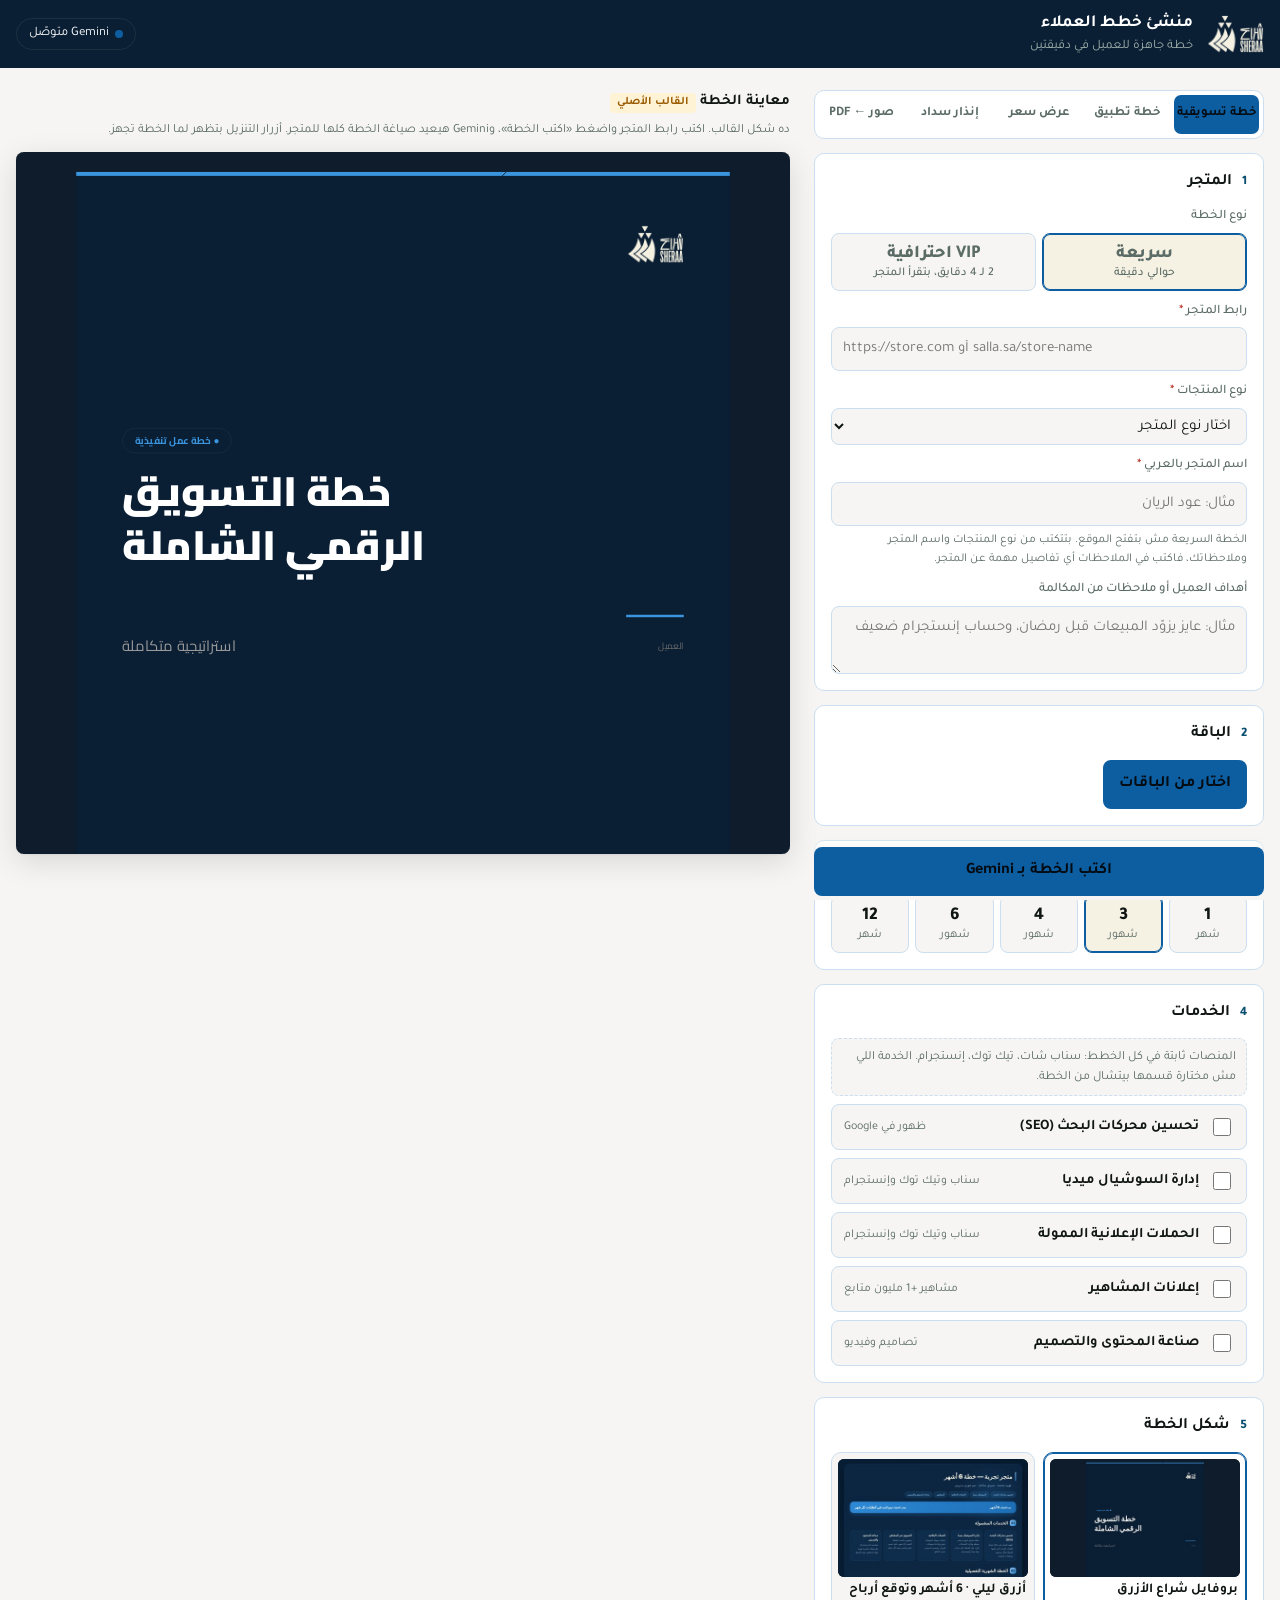
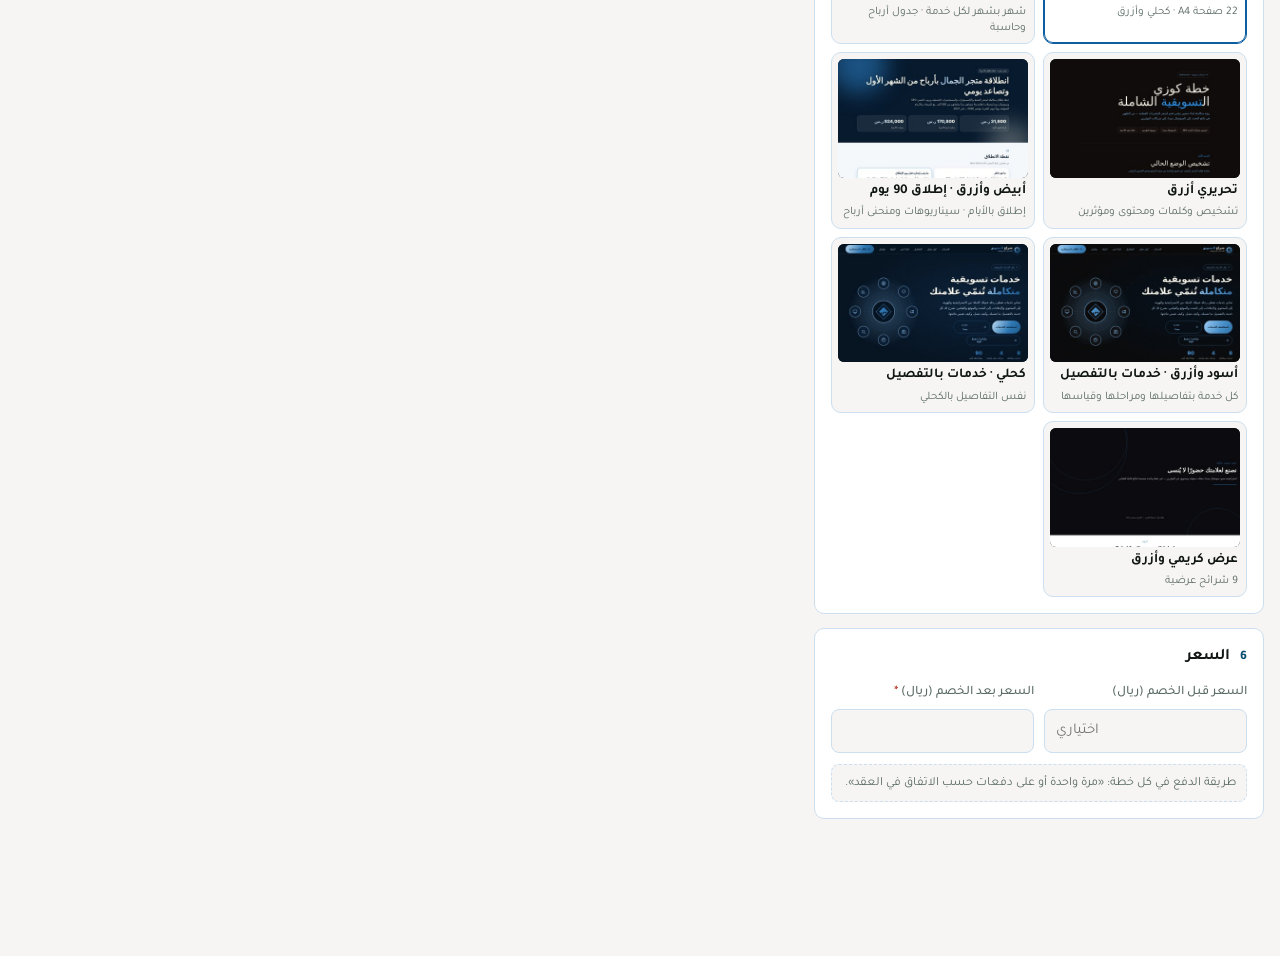
<file: index.html>
<!doctype html>
<html lang="ar" dir="rtl">
<head>
<meta charset="utf-8">
<meta name="viewport" content="width=device-width,initial-scale=1,viewport-fit=cover">
<title>خطط شراع</title>
<meta name="robots" content="noindex,nofollow">
<link rel="preconnect" href="https://fonts.googleapis.com">
<link rel="preconnect" href="https://fonts.gstatic.com" crossorigin>
<link rel="stylesheet" href="https://fonts.googleapis.com/css2?family=Cairo:wght@400;700;800;900&family=Tajawal:wght@400;500;700;800&display=swap">
<link rel="stylesheet" href="assets/css/app.css">
<link rel="stylesheet" href="assets/css/quote.css">
<link rel="stylesheet" href="assets/css/notice.css">
<link rel="icon" href="assets/img/icon.png">
</head>
<body>

<header class="bar">
  <div class="bar-in">
    <img src="assets/img/logo-light.png" alt="شراع">
    <div>
      <h1>منشئ خطط العملاء</h1>
      <div class="sub">خطة جاهزة للعميل في دقيقتين</div>
    </div>
    <div class="sp"></div>
    <button type="button" class="keypill" id="keyBtn"><span class="dot"></span><span id="keyTxt">مفتاح Gemini</span></button>
  </div>
</header>

<main class="wrap">
  <div style="display:flex;flex-direction:column;gap:14px;min-width:0">
  <div class="modes" role="group" aria-label="نوع الملف">
    <button type="button" id="modePlan" aria-pressed="true">خطة تسويقية</button>
    <button type="button" id="modeApp" aria-pressed="false">خطة تطبيق</button>
    <button type="button" id="modeQuote" aria-pressed="false">عرض سعر</button>
    <button type="button" id="modeNotice" aria-pressed="false">إنذار سداد</button>
    <button type="button" id="modeImages" aria-pressed="false">صور ← PDF</button>
  </div>
  <form id="q" novalidate hidden>
    <section class="step">
      <div class="step-h"><span class="step-n">1</span><h2>العميل</h2></div>
      <div class="fld"><label for="qTo">مقدَّم إلى <span class="req">*</span></label>
        <input type="text" id="qTo" autocomplete="off" placeholder="اسم المتجر أو الجهة"></div>
      <div class="fld"><label for="qSite">رابط المتجر</label>
        <input type="url" id="qSite" dir="ltr" autocomplete="off" placeholder="store.com"></div>
    </section>
    <section class="step">
      <div class="step-h"><span class="step-n">2</span><h2>الباقات</h2><span class="hint">اضغط على الباقة (لحد 3)</span></div>
      <div class="qpk" id="qPkgs"></div>
      <div id="qPrices"></div>
    </section>
    <section class="step">
      <div class="step-h"><span class="step-n">3</span><h2>الخدمات المشمولة</h2></div>
      <div class="qsv" id="qSvcs"></div>
    </section>
    <section class="step">
      <div class="step-h"><span class="step-n">4</span><h2>ميزة خاصة</h2><span class="hint">اختياري</span></div>
      <div class="fld"><label for="qOfferT">العنوان</label><input type="text" id="qOfferT" autocomplete="off" placeholder="مثال: خصم إضافي لفترة محدودة"></div>
      <div class="fld"><label for="qOfferX">التفاصيل</label><textarea id="qOfferX" placeholder="لو فاضي، الصندوق ده مش هيظهر في العرض"></textarea></div>
    </section>
    <div class="err" id="qErr" hidden></div>
  </form>
  <form id="n" novalidate hidden>
    <section class="step">
      <div class="step-h"><span class="step-n">1</span><h2>بيانات العميل (الطرف الثاني)</h2></div>
      <div class="row2">
        <div class="fld" style="grid-column:1/-1"><label for="nName">اسم العميل الكامل <span class="req">*</span></label>
          <input type="text" id="nName" autocomplete="off" placeholder="مثال: راشد بن رشاد بن زايد المطيري"></div>
        <div class="fld"><label for="nTitle">يُخاطَب بـ</label>
          <select id="nTitle"><option value="السيد">السيد</option><option value="السيدة">السيدة</option><option value="">بدون لقب (منشأة)</option></select></div>
        <div class="fld"><label for="nRep">الممثل النظامي</label>
          <input type="text" id="nRep" autocomplete="off" placeholder="لو فاضي = اسم العميل"></div>
        <div class="fld"><label for="nAddr">العنوان</label>
          <input type="text" id="nAddr" autocomplete="off" value="المملكة العربية السعودية"></div>
        <div class="fld"><label for="nEmail">البريد الإلكتروني</label>
          <input id="nEmail" type="email" dir="ltr" autocomplete="off"></div>
        <div class="fld"><label for="nCPhone">جوال العميل</label>
          <input type="tel" id="nCPhone" dir="ltr" inputmode="tel" autocomplete="off" placeholder="اختياري"></div>
        <div class="fld"><label for="nDocType">وثيقة العميل</label>
          <select id="nDocType"><option value="وثيقة العمل الحر">وثيقة العمل الحر</option><option value="السجل التجاري">السجل التجاري</option><option value="الرقم الوطني الموحد">الرقم الوطني الموحد</option><option value="رقم الهوية">رقم الهوية</option></select></div>
        <div class="fld"><label for="nDocNo">رقم الوثيقة</label>
          <input type="text" id="nDocNo" dir="ltr" autocomplete="off" placeholder="اختياري، مثال: FL-123456789"></div>
        <div class="fld" style="grid-column:1/-1"><label for="nSite">موقع أو متجر العميل</label>
          <input type="text" id="nSite" dir="ltr" autocomplete="off" placeholder="اختياري"></div>
      </div>
    </section>
    <section class="step">
      <div class="step-h"><span class="step-n">2</span><h2>المبلغ والمهلة</h2></div>
      <div class="row2">
        <div class="fld"><label for="nAmount">المبلغ المستحق (ريال) <span class="req">*</span></label>
          <input id="nAmount" type="number" min="1" step="1" inputmode="numeric" dir="ltr"></div>
        <div class="fld"><label for="nDays">المهلة (أيام عمل)</label>
          <input id="nDays" type="number" min="1" max="30" step="1" inputmode="numeric" dir="ltr" value="3"></div>
      </div>
      <span class="hint" id="nWords"></span>
    </section>
    <section class="step">
      <div class="step-h"><span class="step-n">3</span><h2>بيانات الإنذار</h2></div>
      <div class="row2">
        <div class="fld"><label for="nDate">التاريخ</label><input id="nDate" type="date" dir="ltr"></div>
        <div class="fld"><label for="nRef">رقم المرجع</label><input type="text" id="nRef" dir="ltr" autocomplete="off"></div>
      </div>
    </section>
    <section class="step">
      <div class="step-h"><span class="step-n">4</span><h2>الختم والتوقيع</h2></div>
      <div class="sigs" role="radiogroup" aria-label="الختم والتوقيع" id="nSigs"></div>
      <div class="fixed" style="margin:8px 0 0">اسم المؤسسة ورقمها في الإنذار بيتغيروا مع الختم اللي تختاره، عشان الإنذار يطلع باسم نفس الجهة اللي ختمت عليه.</div>
    </section>
    <div class="err" id="nErr" hidden></div>
  </form>
  <form id="im" novalidate hidden>
    <section class="step">
      <div class="step-h"><span class="step-n">1</span><h2>الصور</h2></div>
      <label class="drop" id="imDrop" for="imFile">
        <input type="file" id="imFile" accept="image/*" multiple>
        <b>اسحب الصور هنا أو اضغط تختارها</b>
        <span>أو انسخ صورة (سكرين شوت) واضغط Ctrl+V في الصفحة</span>
      </label>
      <ol class="imlist" id="imList"></ol>
      <span class="hint" id="imCount"></span>
    </section>
    <section class="step">
      <div class="step-h"><span class="step-n">2</span><h2>الشكل</h2></div>
      <div class="seg seg2" role="radiogroup" aria-label="شكل الصفحات">
        <input type="radio" name="imLayout" id="imStack" value="stack" checked><label for="imStack"><b>تحت بعض</b><span>صفحة واحدة طويلة</span></label>
        <input type="radio" name="imLayout" id="imPages" value="pages"><label for="imPages"><b>صفحات A4</b><span>كل صورة في صفحة</span></label>
      </div>
      <label class="chk-row" for="imSep"><input type="checkbox" id="imSep" checked> <span>فاصل بين الصور</span></label>
      <div class="fld" style="margin-top:10px"><label for="imName">اسم الملف</label>
        <input type="text" id="imName" dir="ltr" autocomplete="off" placeholder="images"></div>
    </section>
    <div class="err" id="imErr" hidden></div>
  </form>
  <form id="f" novalidate>
    <section class="step">
      <div class="step-h"><span class="step-n">1</span><h2>المتجر</h2></div>
      <div class="fld"><span class="lbl" id="pmLbl">نوع الخطة</span>
        <div class="seg seg2" role="radiogroup" aria-labelledby="pmLbl">
          <input type="radio" name="pmode" id="pmFast" value="fast" checked><label for="pmFast"><b>سريعة</b><span>حوالي دقيقة</span></label>
          <input type="radio" name="pmode" id="pmVip" value="vip"><label for="pmVip"><b>VIP احترافية</b><span>2 لـ 4 دقايق، بتقرأ المتجر</span></label>
        </div></div>
      <div class="fld"><label for="url">رابط المتجر <span class="req">*</span></label>
        <input type="url" id="url" name="url" dir="ltr" autocomplete="off" placeholder="https://store.com أو salla.sa/store-name">
      </div>
      <div class="fld"><label for="cat">نوع المنتجات <span class="req">*</span></label>
        <select id="cat" name="cat"><option value="">اختار نوع المتجر</option></select>
        <input type="text" id="catOther" name="catOther" autocomplete="off" placeholder="اكتب نوع المنتجات" hidden style="margin-top:6px"></div>
      <div class="fld"><label for="storeName">اسم المتجر بالعربي <span class="req" id="nameReq">*</span></label>
        <input type="text" id="storeName" name="storeName" autocomplete="off" placeholder="مثال: عود الريان">
        <span class="hint" id="nameHint"></span></div>
      <div class="fld"><label for="notes">أهداف العميل أو ملاحظات من المكالمة</label>
        <textarea id="notes" name="notes" placeholder="مثال: عايز يزوّد المبيعات قبل رمضان، وحساب إنستجرام ضعيف"></textarea></div>
    </section>

    <section class="step" id="pkgStep">
      <div class="step-h"><span class="step-n" id="pkgN">2</span><h2>الباقة</h2></div>
      <div id="pkgSum"></div>
      <div class="pkg-btns">
        <button type="button" class="btn btn-main" id="pkgOpen">اختار من الباقات</button>
        <button type="button" class="btn btn-ghost" id="pkgClear" hidden>بدون باقة (اختيار يدوي)</button>
      </div>
    </section>

    <section class="step" id="durStep">
      <div class="step-h"><span class="step-n" id="durN">3</span><h2>مدة الباقة</h2></div>
      <div class="seg seg5" role="radiogroup" aria-label="مدة الباقة">
        <input type="radio" name="dur" id="d1" value="1"><label for="d1"><b>1</b><span>شهر</span></label>
        <input type="radio" name="dur" id="d3" value="3" checked><label for="d3"><b>3</b><span>شهور</span></label>
        <input type="radio" name="dur" id="d4" value="4"><label for="d4"><b>4</b><span>شهور</span></label>
        <input type="radio" name="dur" id="d6" value="6"><label for="d6"><b>6</b><span>شهور</span></label>
        <input type="radio" name="dur" id="d12" value="12"><label for="d12"><b>12</b><span>شهر</span></label>
      </div>
    </section>

    <section class="step" id="svcStep">
      <div class="step-h"><span class="step-n" id="svcN">4</span><h2>الخدمات</h2></div>
      <div class="fixed">المنصات ثابتة في كل الخطط: سناب شات، تيك توك، إنستجرام. الخدمة اللي مش مختارة قسمها بيتشال من الخطة.</div>
      <div id="svcs"></div>
      <div class="err" id="svcErr" hidden>اختار خدمة واحدة على الأقل.</div>
    </section>

    <section class="step">
      <div class="step-h"><span class="step-n" id="tplN">4</span><h2>شكل الخطة</h2></div>
      <div class="tpls" id="tpls" role="radiogroup" aria-label="شكل الخطة"></div>
    </section>

    <section class="step">
      <div class="step-h"><span class="step-n" id="priceN">5</span><h2>السعر</h2></div>
      <div class="row2">
        <div class="fld"><label for="was">السعر قبل الخصم (ريال)</label>
          <input type="number" id="was" name="was" min="0" step="1" inputmode="numeric" dir="ltr" placeholder="اختياري"></div>
        <div class="fld"><label for="price">السعر بعد الخصم (ريال) <span class="req">*</span></label>
          <input type="number" id="price" name="price" min="0" step="1" inputmode="numeric" dir="ltr"></div>
      </div>
      <div class="fixed" style="margin:0">طريقة الدفع في كل خطة: «مرة واحدة أو على دفعات حسب الاتفاق في العقد».</div>
    </section>

    <div class="err" id="formErr" hidden></div>
    <div class="actions">
      <button type="submit" class="btn btn-main" id="genBtn"><span id="genTxt">اكتب الخطة بـ Gemini</span></button>
      <div class="prog" id="prog" hidden><i></i></div>
    </div>
  </form>
  </div>

  <section class="pv" aria-live="polite">
    <div class="pv-bar">
      <span class="t"><span id="pvName">معاينة الخطة</span> <span class="tag" id="exTag">القالب الأصلي</span></span>
      <button type="button" class="btn btn-ghost" id="editBtn">تعديل النصوص</button>
      <button type="button" class="btn btn-ghost" id="htmlBtn">تنزيل HTML</button>
      <button type="button" class="btn btn-dark" id="pdfBtn">تنزيل PDF</button>
    </div>
    <div class="pv-hint" id="pvHint">ده شكل القالب الأصلي. اكتب رابط المتجر واضغط «اكتب الخطة»، وGemini هيعيد كتابة كل جملة فيه بتفاصيل المتجر.</div>
    <div class="status" id="status" hidden></div>
    <div class="frame-wrap" id="frameWrap"><div class="gen-ov" id="genOv" hidden><div class="gbox"><div class="gline"><i></i></div><b id="genOvT">بيكتب الخطة...</b><small class="gclock" id="genOvClock" dir="ltr">0:00</small><span id="genOvS"></span><div class="gbar"><i id="genOvBar"></i></div></div></div><iframe id="tplFrame" title="معاينة الخطة" sandbox="allow-scripts allow-same-origin allow-popups allow-modals"></iframe></div>
    <div id="quoteView" hidden><div class="q-scale" id="qScale"></div></div>
    <div id="noticeView" hidden><div class="n-scale" id="nScale"></div></div>
    <div id="imagesView" hidden><div class="im-stack" id="imStackView"></div></div>
  </section>
</main>

<dialog id="dlg">
  <form method="dialog" class="dlg" id="dlgForm">
    <h3>مفتاح Gemini</h3>
    <ol id="keyHelp">
      <li>افتح <span dir="ltr">aistudio.google.com/apikey</span> واعمل مفتاح.</li>
      <li>الصقه هنا مرة واحدة. بيتحفظ على الجهاز ده بس، ومش بيتبعت لأي حد غير Google.</li>
    </ol>
    <div class="fld" id="keyFld"><label for="keyIn">المفتاح</label>
      <input type="password" id="keyIn" dir="ltr" autocomplete="off" placeholder="AIza..."></div>
    <div class="fld"><label for="modelIn">الموديل</label>
      <select id="modelIn" dir="ltr"></select>
      <span class="hint">لو الموديل مش متاح، الأداة بتجرّب اللي بعده لوحدها.</span></div>
    <div class="status" id="keyStatus" hidden></div>
    <div class="btns">
      <button type="button" class="btn btn-main" id="keySave">حفظ</button>
      <button type="button" class="btn btn-ghost" id="keyTest">اختبار المفتاح</button>
      <button type="button" class="btn btn-ghost" id="keyClear">مسح المفتاح</button>
      <button type="button" class="btn btn-ghost" id="keyClose">إغلاق</button>
    </div>
  </form>
</dialog>

<dialog id="pkgDlg" class="sheet" aria-labelledby="pkgTitle">
  <div class="sheet-h"><b id="pkgTitle">الباقات المتاحة</b><button type="button" class="btn btn-ghost" id="pkgClose">إغلاق</button></div>
  <div class="sheet-tools">
    <input type="search" id="pkgSearch" placeholder="دوّر باسم الباقة أو عدد الشهور أو المشاهير" autocomplete="off">
    <div class="pkg-filters" id="pkgFilters" role="group" aria-label="تصفية الباقات"></div>
  </div>
  <div class="pkg-list" id="pkgList"></div>
</dialog>

<div id="stage" aria-hidden="true" style="position:fixed;top:0;left:-30000px;pointer-events:none"></div>
<div id="renderHost" aria-hidden="true"></div>

<script src="assets/js/config.js"></script>
<script src="assets/js/assets.js"></script>
<script src="assets/js/app.js"></script>
</body>
</html>
</file>
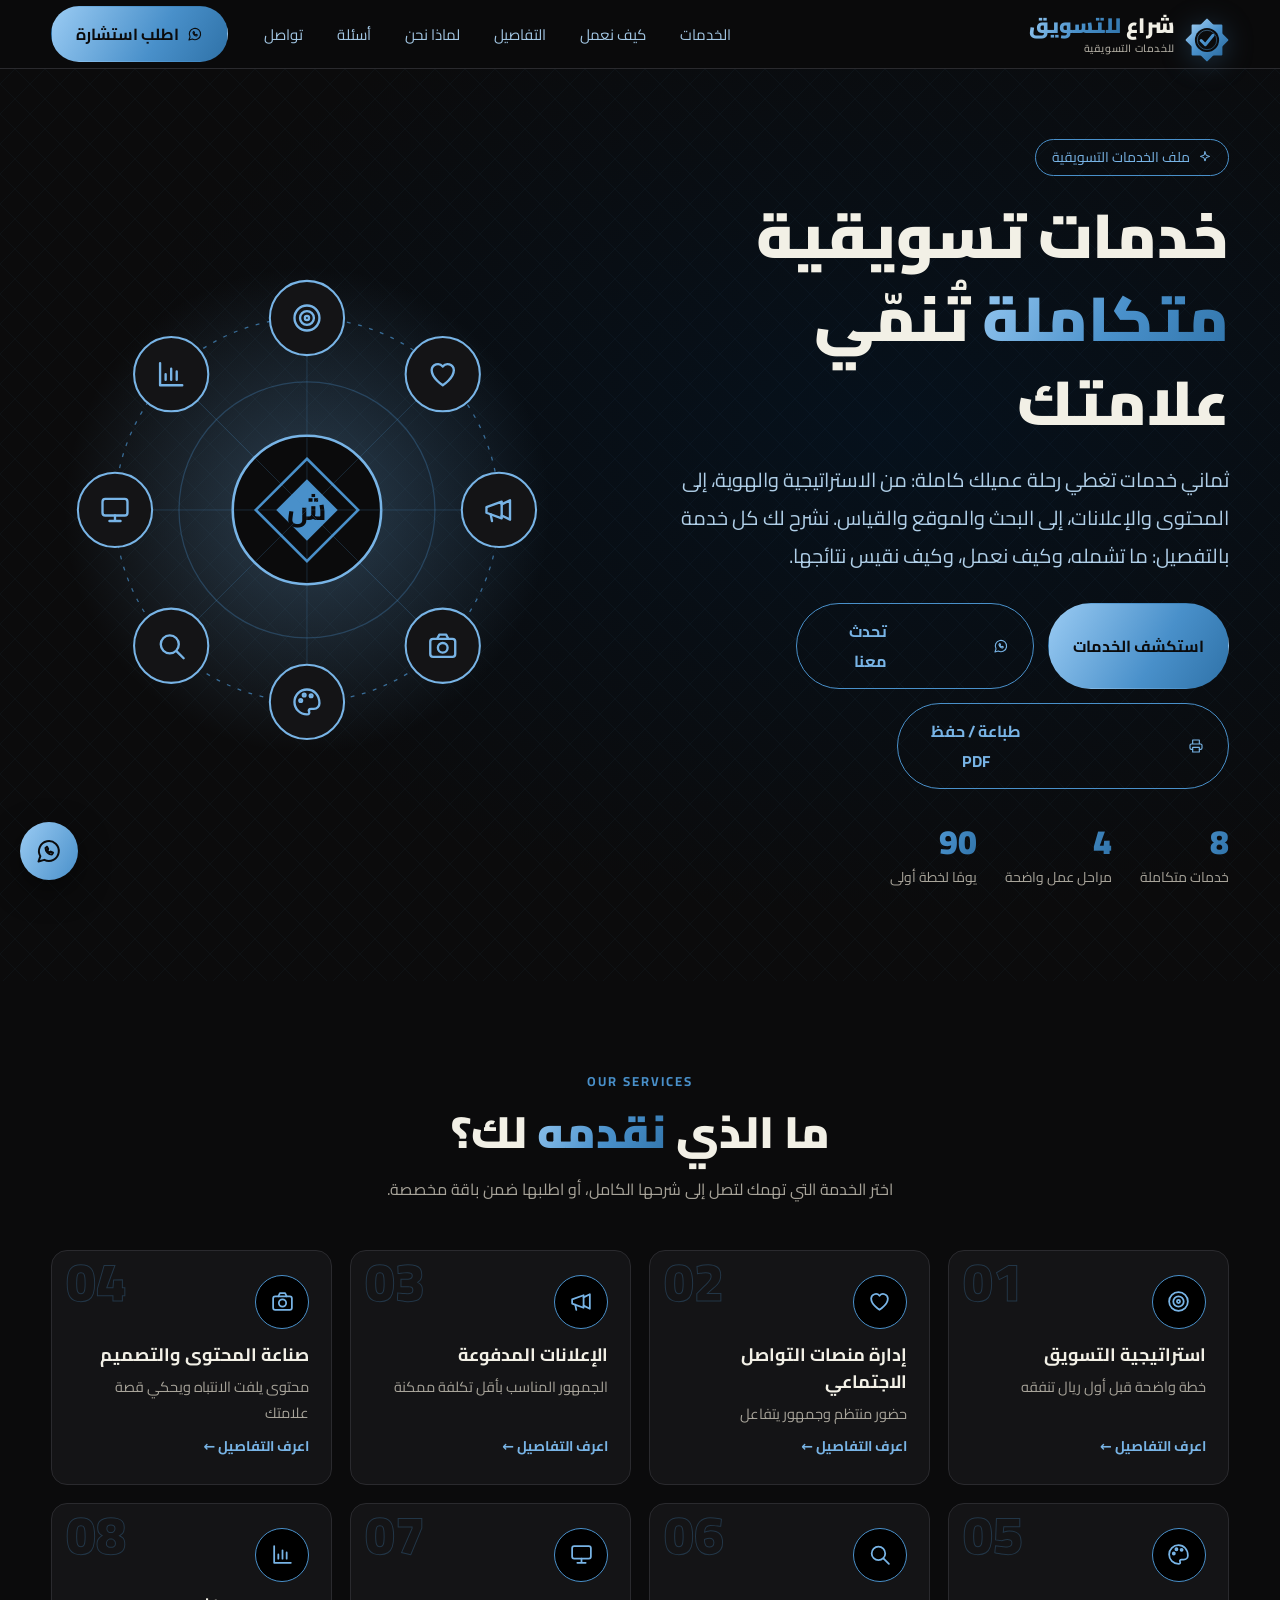
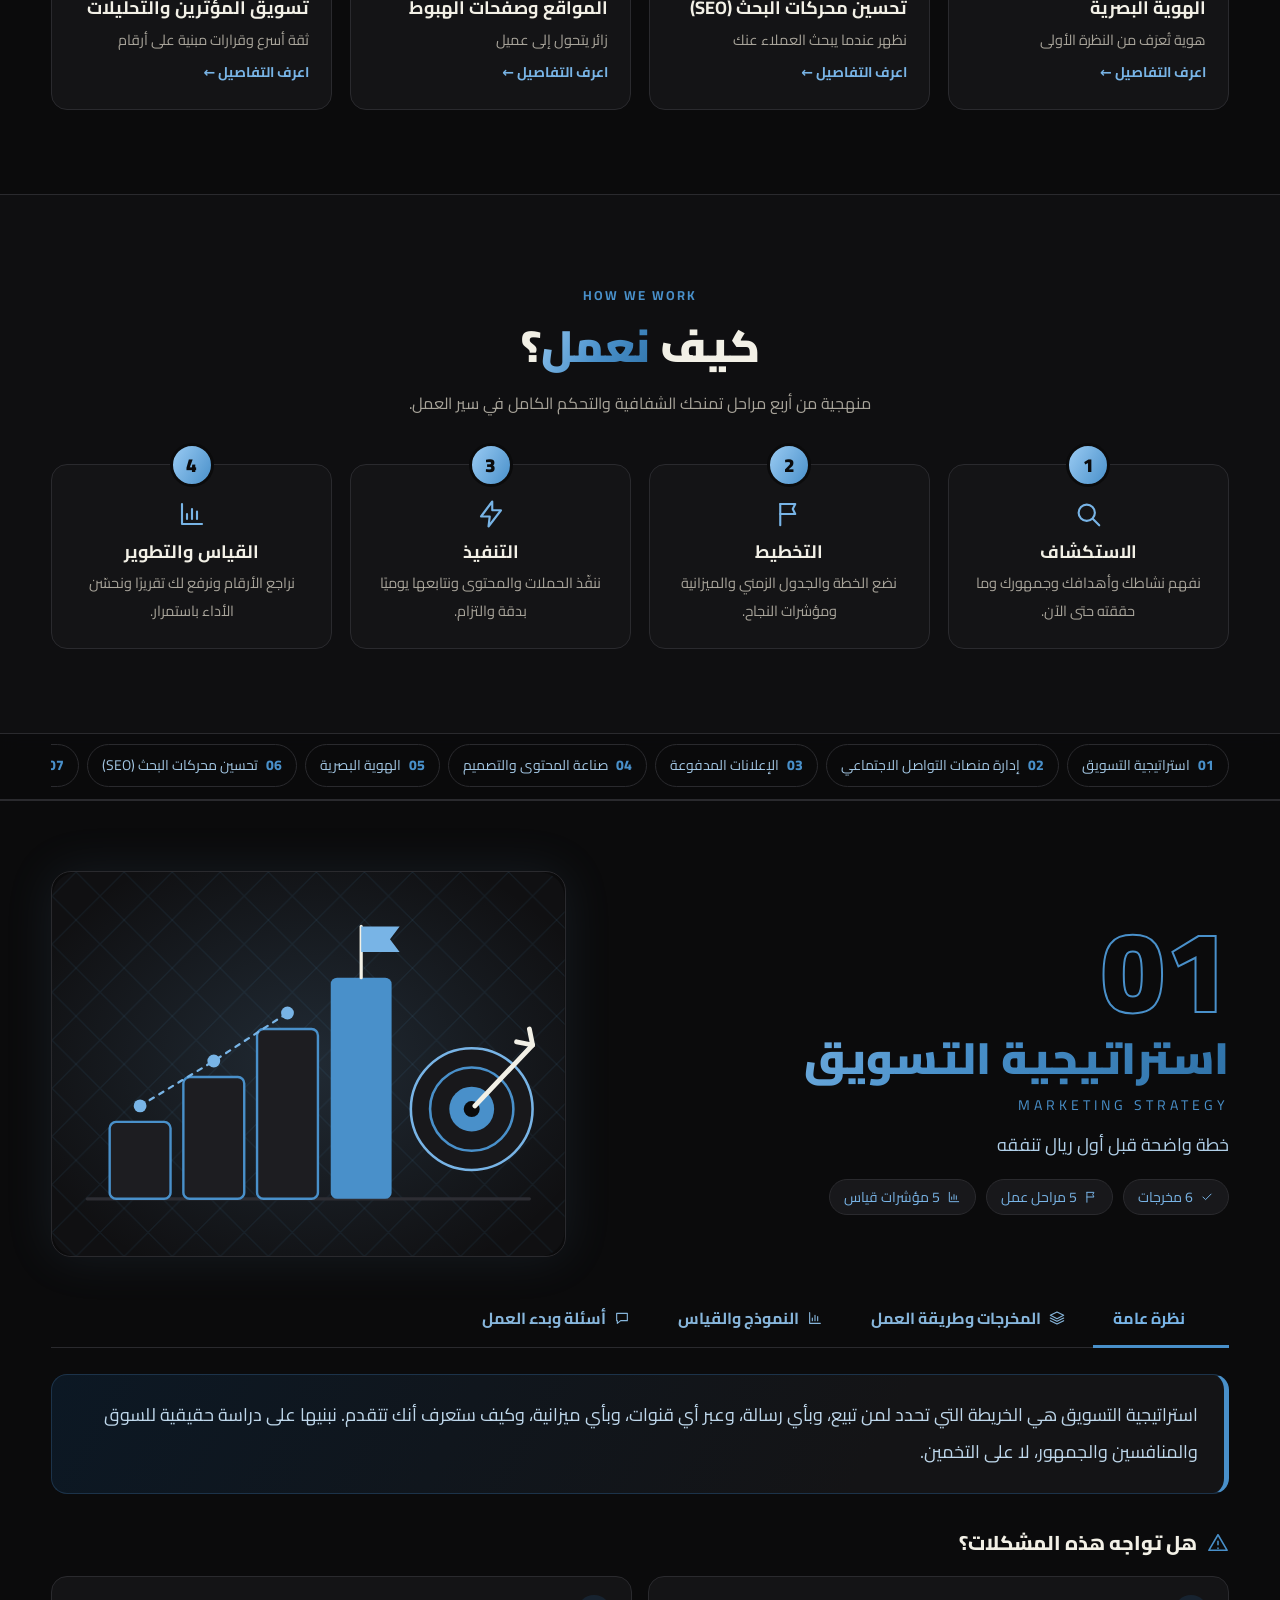
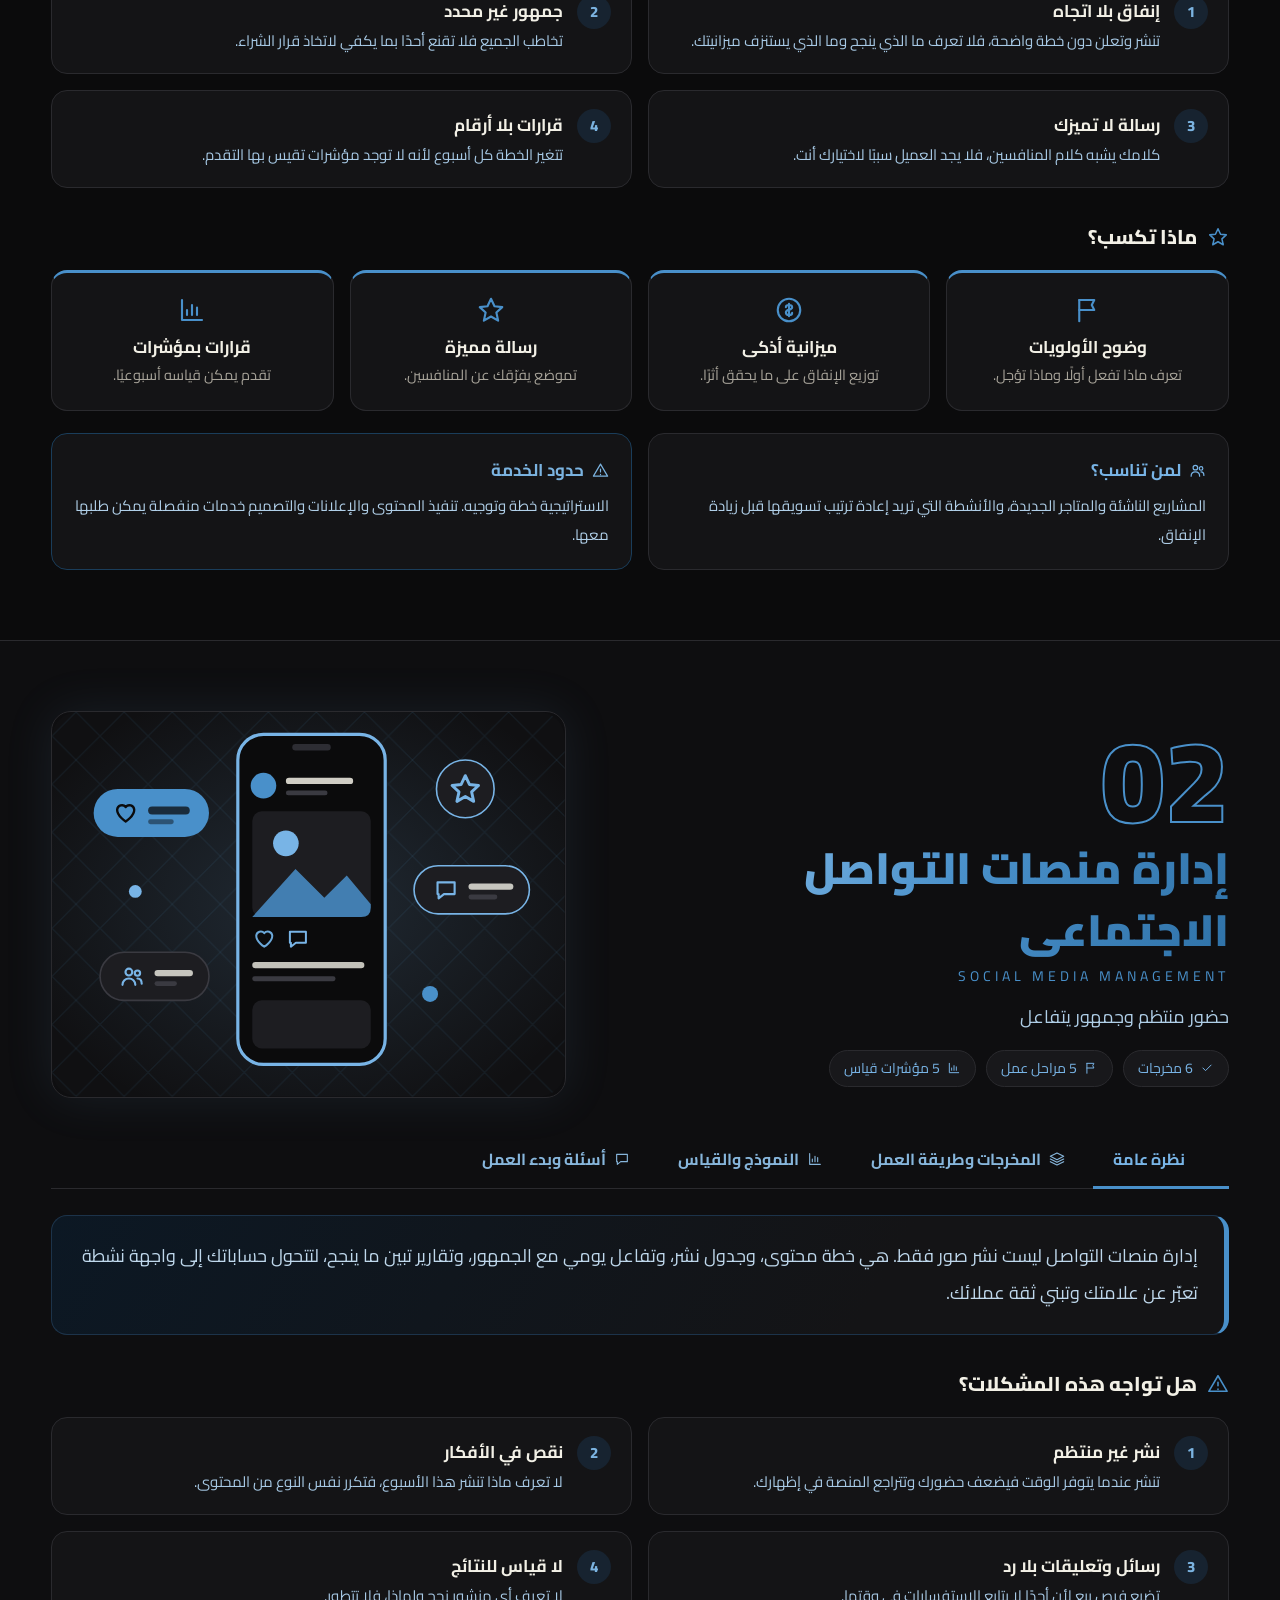
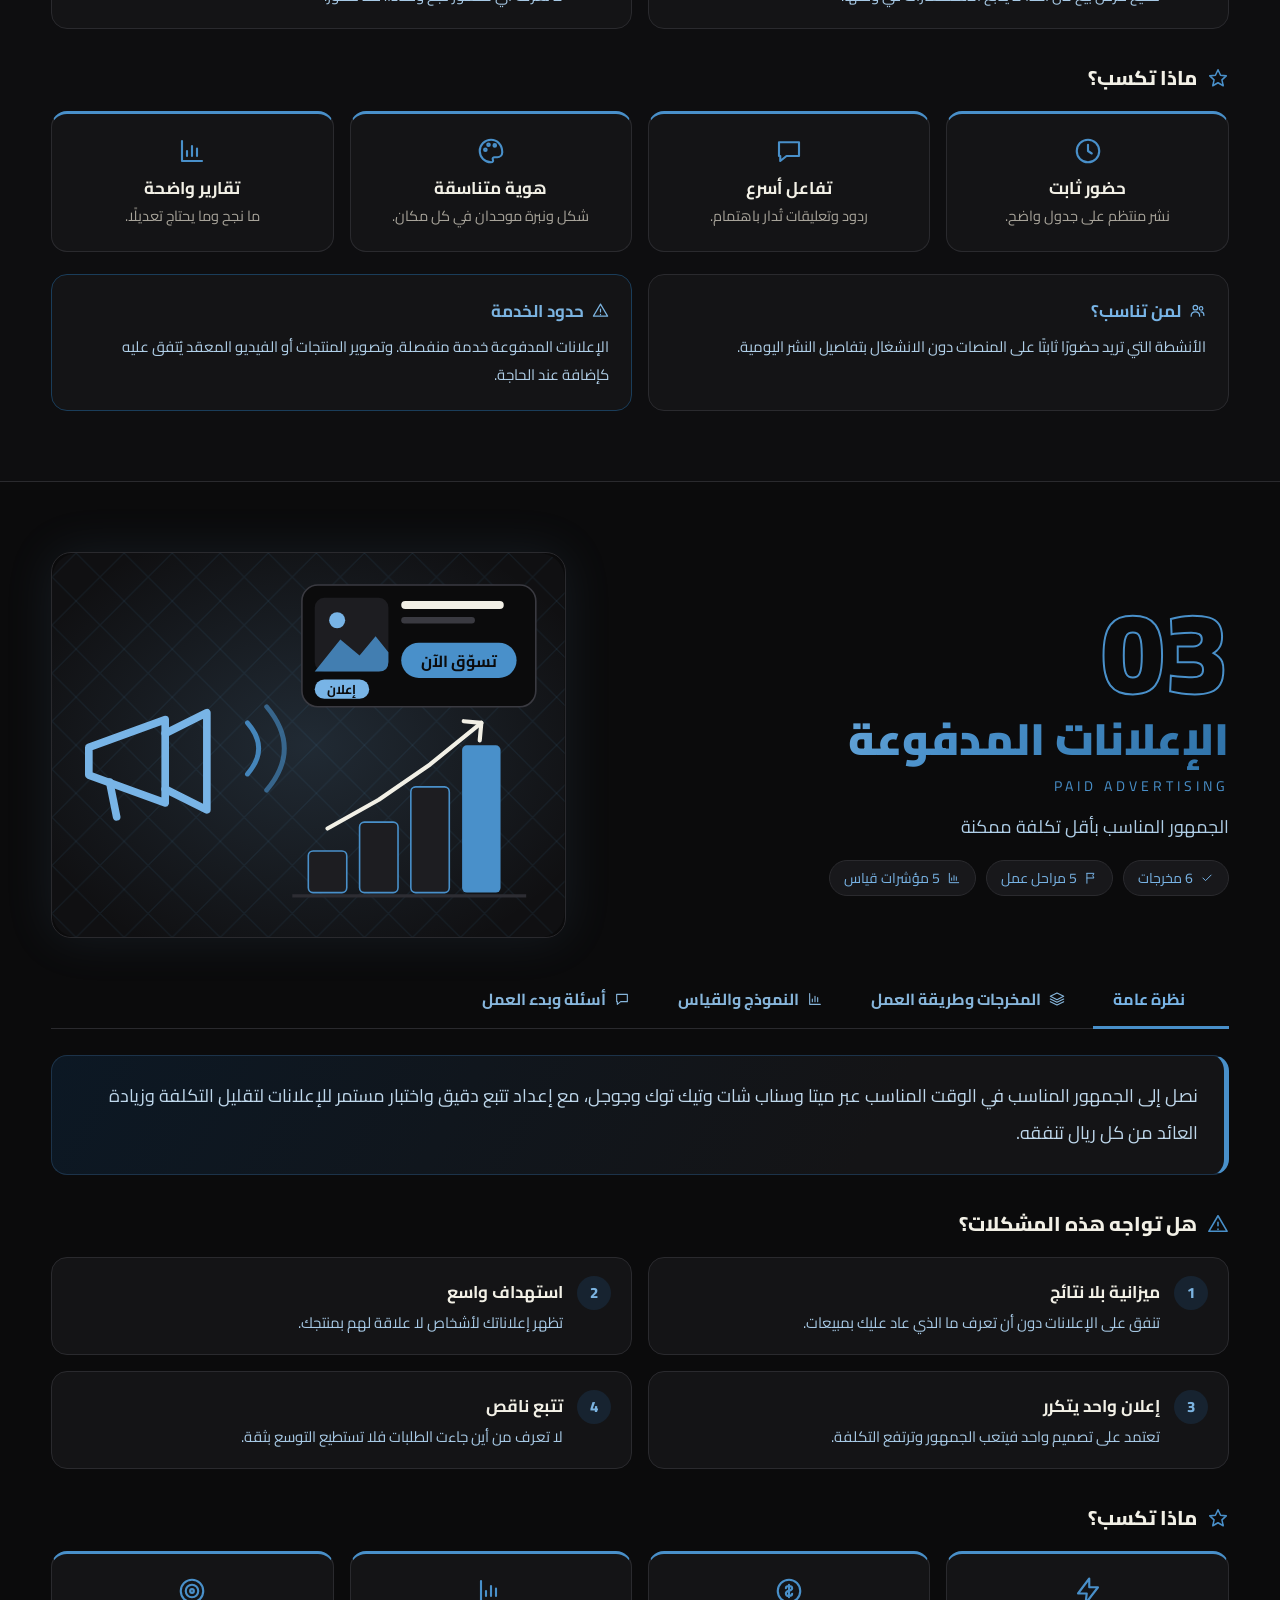
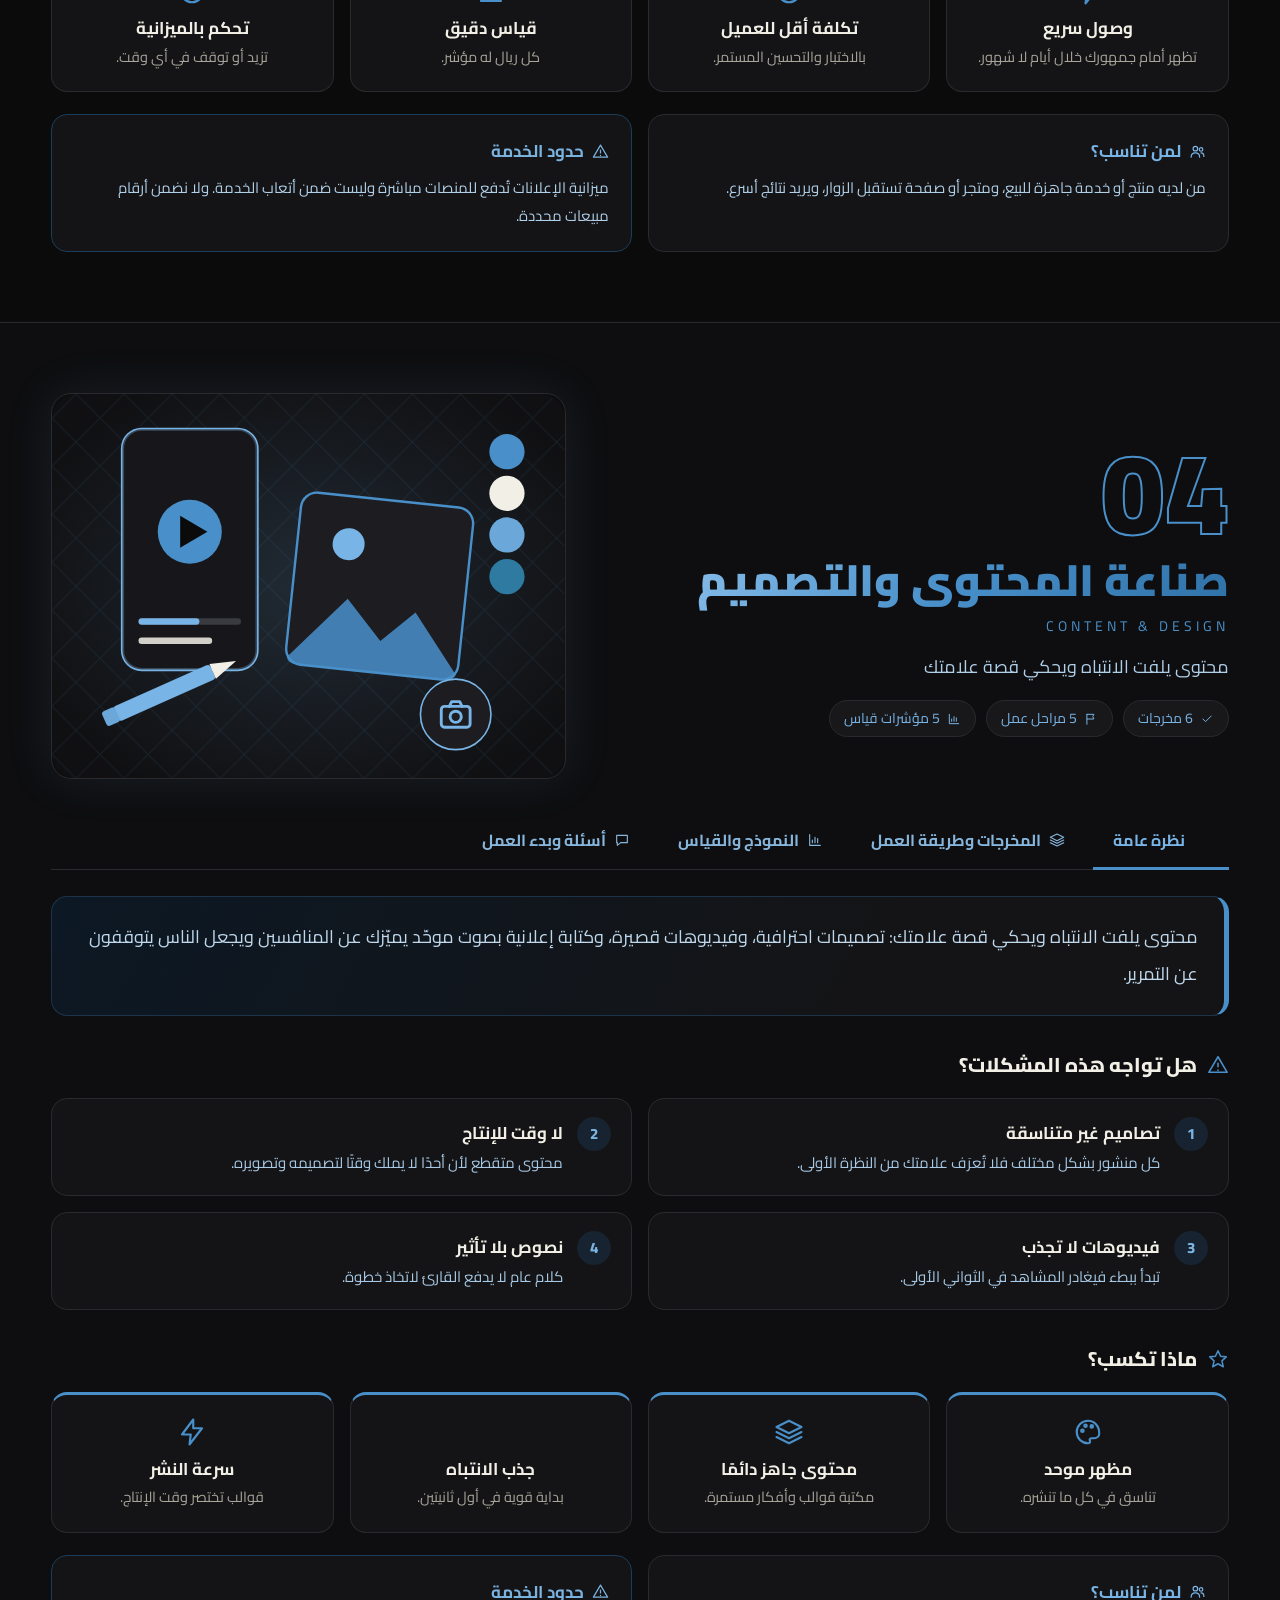
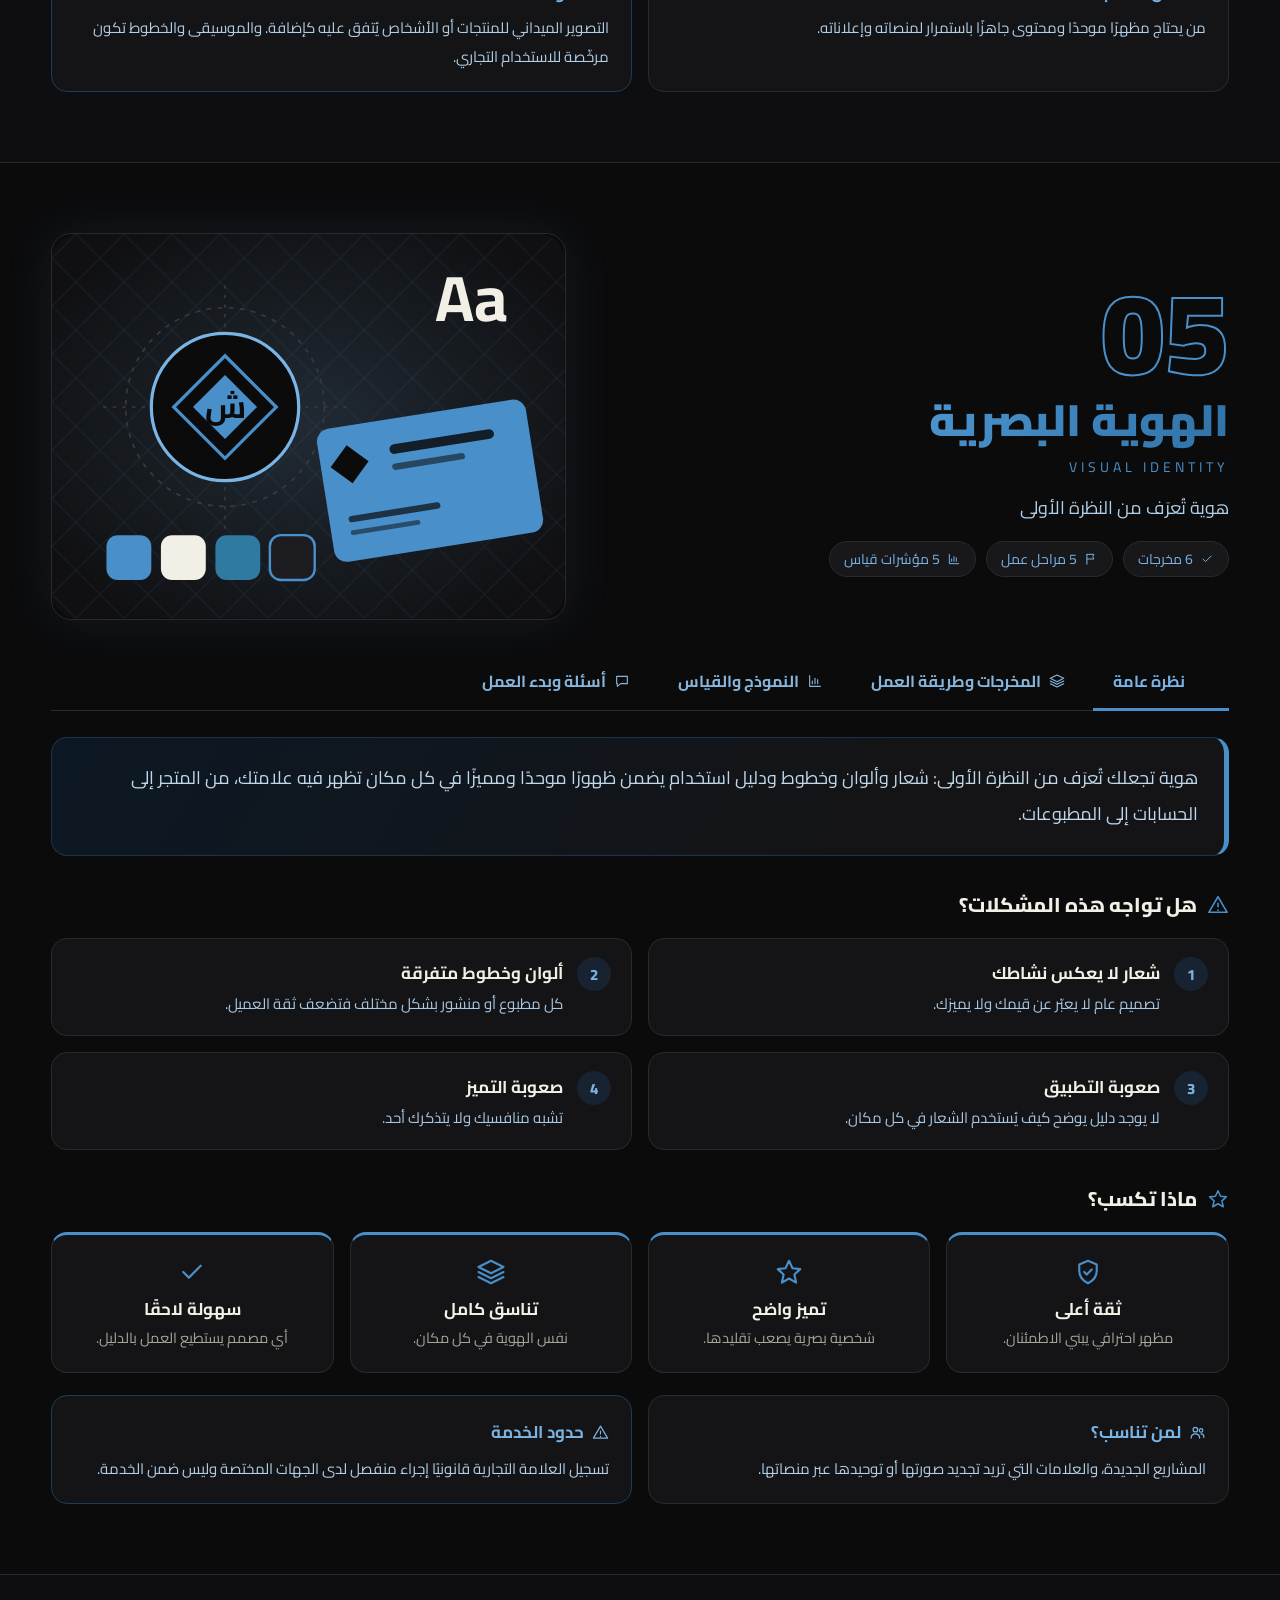
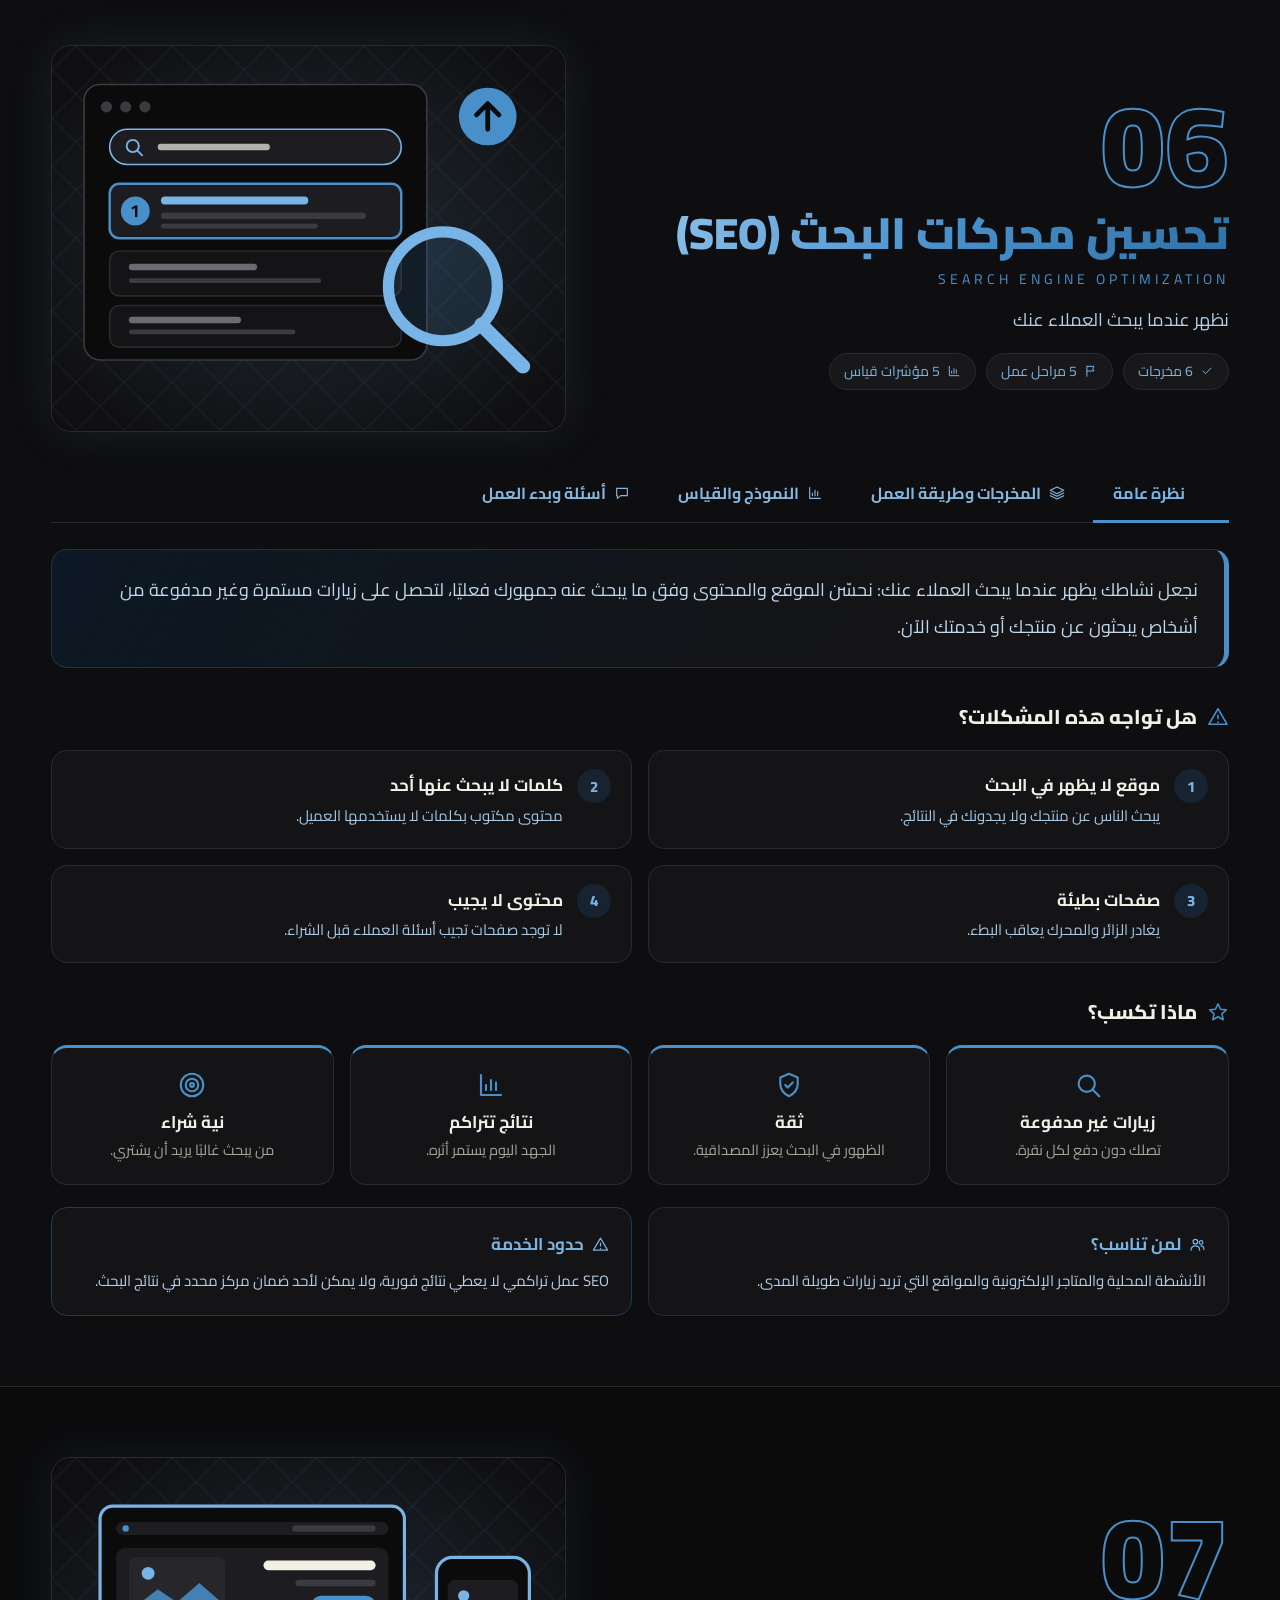
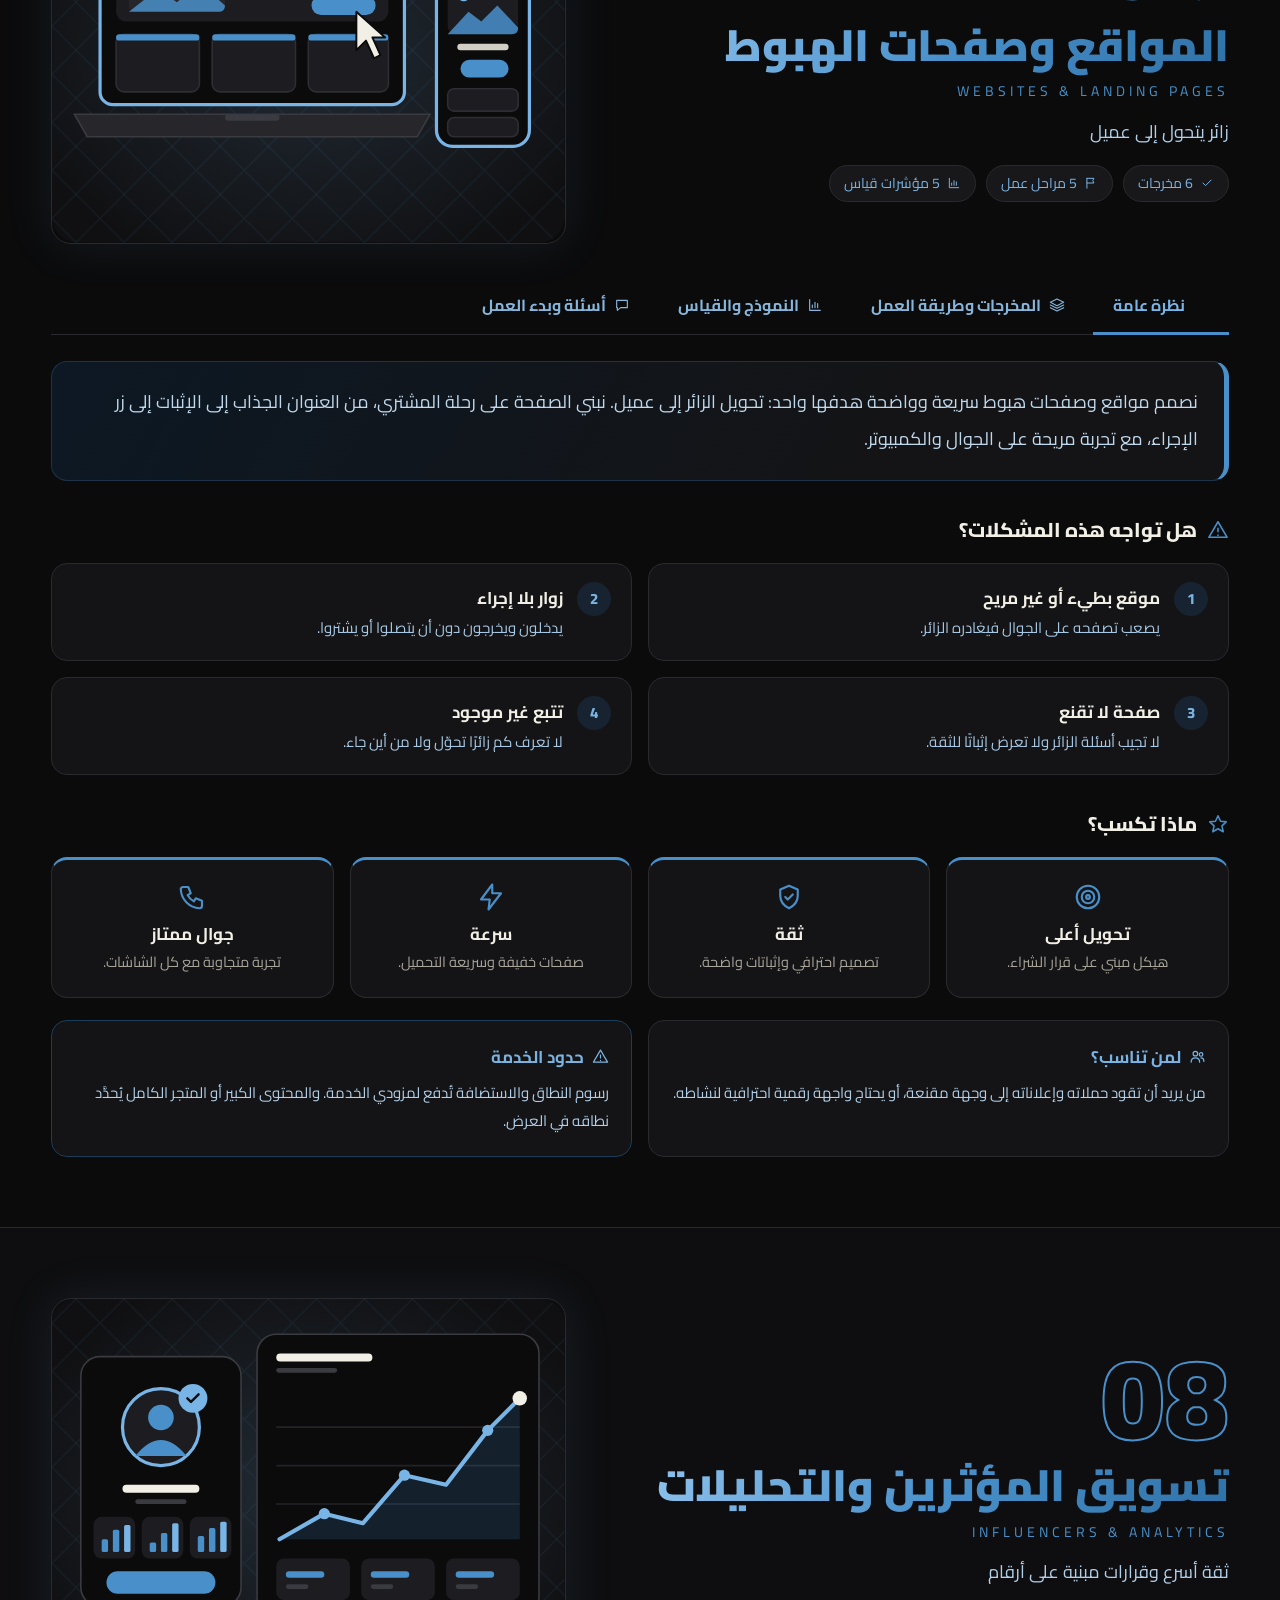
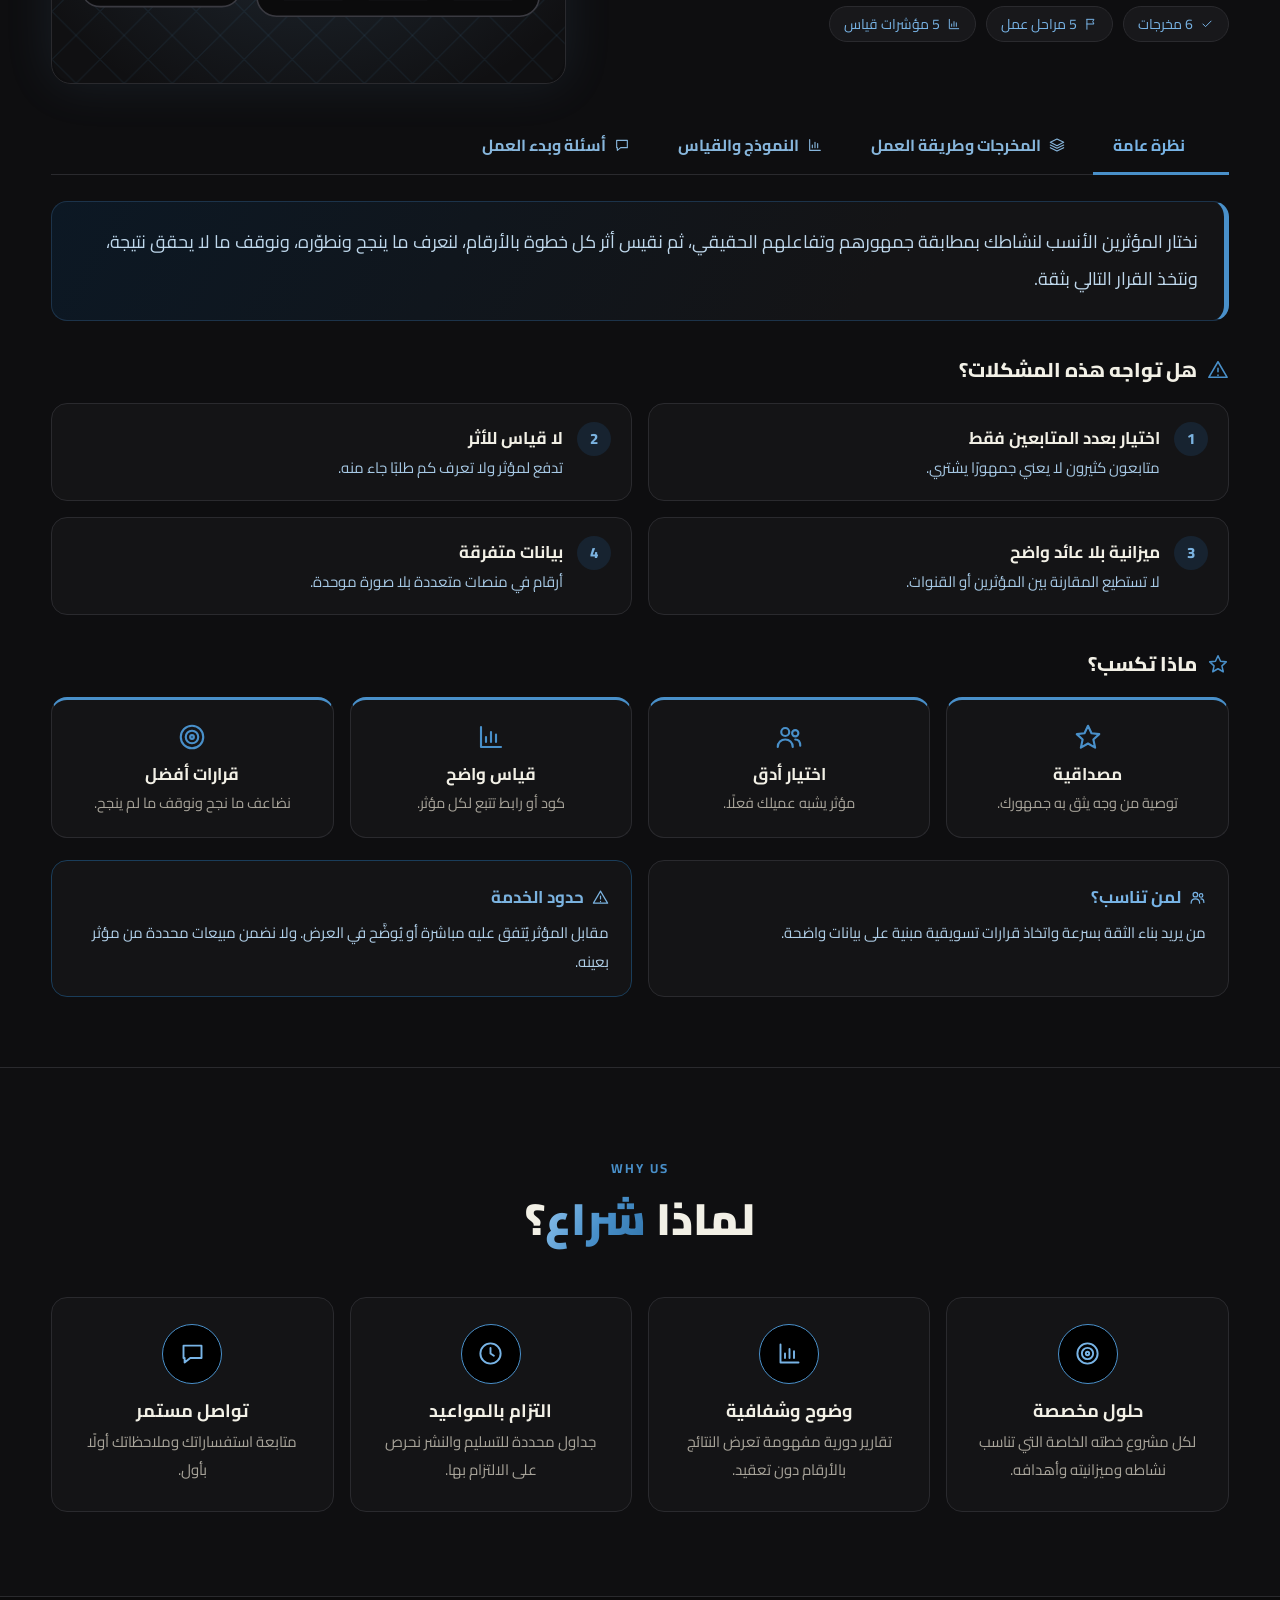
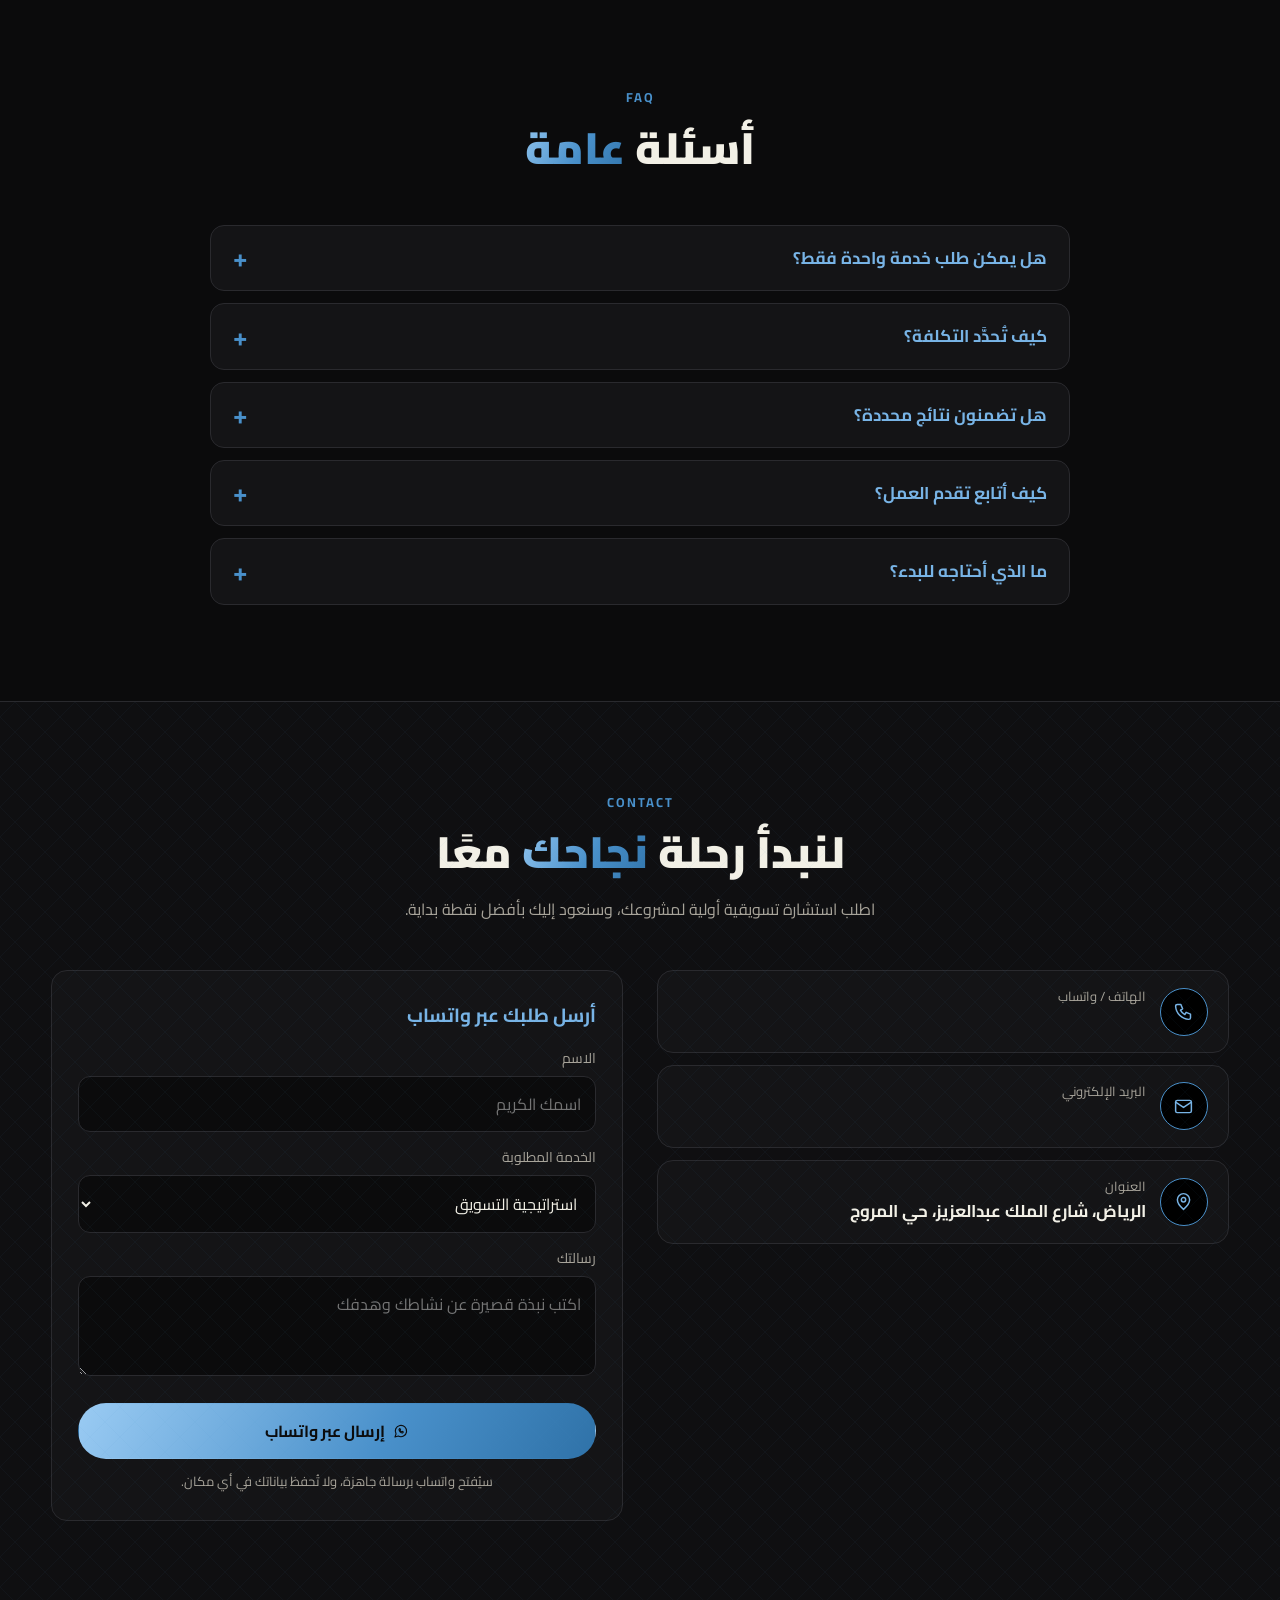
<file: templates/etqan_gold.html>
<!DOCTYPE html>
<html lang="ar" dir="rtl"><head><meta charset="utf-8"><meta name="viewport" content="width=device-width,initial-scale=1">
<title>شراع للتسويق الإلكتروني | الخدمات التسويقية بالتفصيل</title>
<meta name="description" content="شرح تفصيلي لثماني خدمات تسويقية: استراتيجية، سوشيال ميديا، إعلانات، محتوى وتصميم، هوية بصرية، SEO، مواقع وصفحات هبوط، تسويق مؤثرين وتحليلات.">
<meta name="theme-color" content="#0b0b0c">
<link rel="icon" type="image/svg+xml" href="data:image/svg+xml,%3Csvg%20xmlns%3D%22http%3A//www.w3.org/2000/svg%22%20viewBox%3D%220%200%2048%2048%22%3E%3Cdefs%3E%3ClinearGradient%20id%3D%22G%22%20gradientUnits%3D%22userSpaceOnUse%22%20x1%3D%224%22%20y1%3D%222%22%20x2%3D%2244%22%20y2%3D%2246%22%3E%3Cstop%20offset%3D%220%22%20stop-color%3D%22%23f6e3a6%22/%3E%3Cstop%20offset%3D%22.5%22%20stop-color%3D%22%23c9a24a%22/%3E%3Cstop%20offset%3D%221%22%20stop-color%3D%22%239a7628%22/%3E%3C/linearGradient%3E%3C/defs%3E%3Cg%20fill%3D%22url%28%23G%29%22%20stroke%3D%22url%28%23G%29%22%20stroke-width%3D%222.2%22%20stroke-linejoin%3D%22round%22%3E%3Crect%20x%3D%228.3%22%20y%3D%228.3%22%20width%3D%2231.4%22%20height%3D%2231.4%22/%3E%3Cpath%20d%3D%22M24%201.8%2046.2%2024%2024%2046.2%201.8%2024z%22/%3E%3C/g%3E%3Ccircle%20cx%3D%2224%22%20cy%3D%2224%22%20r%3D%2213.2%22%20fill%3D%22%230b0b0c%22/%3E%3Ccircle%20cx%3D%2224%22%20cy%3D%2224%22%20r%3D%2210.6%22%20fill%3D%22none%22%20stroke%3D%22url%28%23G%29%22%20stroke-width%3D%22.9%22%20opacity%3D%22.6%22/%3E%3Cpath%20d%3D%22M17.6%2024.6%2022.2%2029.2%2030.6%2018.8%22%20fill%3D%22none%22%20stroke%3D%22url%28%23G%29%22%20stroke-width%3D%223.2%22%20stroke-linecap%3D%22round%22%20stroke-linejoin%3D%22round%22/%3E%3C/svg%3E">
<link rel="preconnect" href="https://fonts.googleapis.com"><link rel="preconnect" href="https://fonts.gstatic.com" crossorigin>
<link href="https://fonts.googleapis.com/css2?family=Cairo:wght@400;600;700;800;900&display=swap" rel="stylesheet">
<style>
:root{--bg:#0b0b0c;--card:#141416;--card2:#18181b;--line:#2a2a2e;--gold:#4990CA;--gold2:#78B4E6;--tx:#F2F0E6;--mute:#a8a49a;--r:16px}
*{box-sizing:border-box;margin:0;padding:0}
html{scroll-behavior:smooth;scroll-padding-top:78px}
body{font-family:"Cairo","Tajawal","Segoe UI",Tahoma,"DejaVu Sans",sans-serif;background:var(--bg);color:var(--tx);font-size:16px;line-height:1.9;overflow-x:hidden}
a{color:inherit;text-decoration:none}button{font-family:inherit;cursor:pointer}
.ic{width:1em;height:1em;fill:none;stroke:currentColor;stroke-width:1.7;stroke-linecap:round;stroke-linejoin:round;vertical-align:middle;flex:none}
.ltr{direction:ltr;unicode-bidi:isolate;display:inline-block}
.wrap{width:min(1180px,92vw);margin-inline:auto}
:focus-visible{outline:2px solid var(--gold2);outline-offset:3px;border-radius:6px}
.gt{background:linear-gradient(120deg,#9ACBF3,#4990CA 55%,#2F72A8);-webkit-background-clip:text;background-clip:text;color:transparent}
.bg-lat{position:absolute;inset:0;opacity:.55;pointer-events:none}

/* nav */
.nav{position:sticky;top:0;z-index:50;background:rgba(11,11,12,.88);backdrop-filter:blur(10px);border-bottom:1px solid var(--line)}
.nav .in{display:flex;align-items:center;gap:22px;height:68px}
.brand{display:flex;align-items:center;gap:10px;font-weight:800;font-size:18px}
.brand .lg{width:44px;height:44px;flex:none;filter:drop-shadow(0 4px 14px rgba(73,144,202,.28));transition:transform .5s cubic-bezier(.2,.8,.2,1)}.brand:hover .lg{transform:rotate(45deg)}
.brand .wm{display:flex;flex-direction:column;line-height:1.15}.brand .wm b{font-size:21px;font-weight:900;letter-spacing:.2px}.brand .wm small{font-size:10.5px;font-weight:600;color:var(--mute);letter-spacing:.6px;margin-top:3px}
footer .flogo{display:inline-flex;align-items:center;gap:10px;margin-bottom:10px}footer .flogo svg{width:36px;height:36px}
.nav ul{display:flex;gap:6px;list-style:none;margin-inline-start:auto}
.nav ul a{padding:8px 14px;border-radius:999px;color:#A3C7E4;font-size:15px;transition:.2s}.nav ul a:hover,.nav ul a.act{color:#0b0b0c;background:var(--gold2)}
.btn{display:inline-flex;align-items:center;gap:8px;padding:12px 24px;border-radius:999px;font-weight:700;font-size:16px;border:1.5px solid var(--gold);transition:.25s}
.btn.p{background:linear-gradient(120deg,#9ACBF3,#4990CA 60%,#2F72A8);color:#0b0b0c;border-color:transparent}.btn.p:hover{transform:translateY(-2px);box-shadow:0 10px 30px rgba(73,144,202,.28)}
.btn.g{background:transparent;color:var(--gold2)}.btn.g:hover{background:rgba(73,144,202,.12)}
.burger{display:none;margin-inline-start:auto;background:none;border:1.5px solid var(--gold);color:var(--gold2);width:44px;height:44px;border-radius:12px;font-size:22px}

/* hero */
.hero{position:relative;padding:70px 0 90px;overflow:hidden;background:radial-gradient(ellipse at 70% 40%,#06111C 0%,#0b0b0c 62%)}
.hero .g{display:grid;grid-template-columns:1.1fr .9fr;gap:40px;align-items:center;position:relative}
.kick{display:inline-flex;gap:8px;align-items:center;border:1px solid var(--gold);color:var(--gold2);padding:4px 16px;border-radius:999px;font-size:14px;margin-bottom:18px}
.hero h1{font-size:clamp(34px,5.2vw,62px);line-height:1.35;font-weight:900;margin-bottom:16px}
.hero p.lead{font-size:clamp(16px,1.7vw,20px);color:#B0CFE8;max-width:560px;margin-bottom:28px}
.hero .cta{display:flex;gap:14px;flex-wrap:wrap}
.hero .stats{display:flex;gap:28px;margin-top:34px;flex-wrap:wrap}
.hero .stats div b{display:block;font-size:34px;font-weight:900;line-height:1.1}.hero .stats div span{font-size:14px;color:var(--mute)}
.orb{max-width:520px;margin-inline:auto;animation:fl 7s ease-in-out infinite}
@keyframes fl{0%,100%{transform:translateY(0)}50%{transform:translateY(-10px)}}

/* generic section */
section{position:relative;padding:84px 0}
.sh{text-align:center;max-width:720px;margin:0 auto 46px}
.sh .tag{display:inline-block;color:var(--gold);letter-spacing:2px;font-size:13px;font-weight:700;margin-bottom:8px;direction:ltr}
.sh h2{font-size:clamp(28px,3.6vw,44px);line-height:1.4;font-weight:900}
.sh p{color:var(--mute);margin-top:10px}
.sec-alt{background:#0f0f11;border-block:1px solid var(--line)}
.card{background:var(--card);border:1px solid var(--line);border-radius:var(--r)}

/* services overview */
.ovg{display:grid;grid-template-columns:repeat(4,1fr);gap:18px}
.ov{padding:24px 22px;position:relative;overflow:hidden;transition:.3s;display:flex;flex-direction:column;gap:6px}
.ov:hover{transform:translateY(-6px);border-color:var(--gold);box-shadow:0 14px 36px rgba(73,144,202,.12)}
.ov .n{position:absolute;left:14px;top:4px;font-size:54px;font-weight:900;color:transparent;-webkit-text-stroke:1px rgba(73,144,202,.28);line-height:1}
.ov .b{width:54px;height:54px;border-radius:50%;background:#000;border:1.5px solid var(--gold);color:var(--gold2);display:grid;place-items:center;font-size:25px;margin-bottom:6px}
.ov h3{font-size:18px;line-height:1.5}.ov p{font-size:14.5px;color:var(--mute);line-height:1.8}
.ov .more{margin-top:auto;color:var(--gold2);font-size:14px;font-weight:700}

/* process */
.pg{display:grid;grid-template-columns:repeat(4,1fr);gap:18px;position:relative}
.stp{padding:34px 22px 24px;text-align:center;position:relative}
.stp .n{position:absolute;top:-22px;left:50%;transform:translateX(-50%);width:44px;height:44px;border-radius:50%;background:linear-gradient(120deg,#9ACBF3,#4990CA);color:#0b0b0c;font-weight:900;font-size:19px;display:grid;place-items:center;border:3px solid var(--bg)}
.stp .ic{font-size:30px;color:var(--gold2);margin-bottom:6px}.stp h3{font-size:18px}.stp p{font-size:14.5px;color:var(--mute)}

/* service blocks */
.svc{padding:70px 0;border-top:1px solid var(--line)}
.svc:nth-of-type(odd){background:#0e0e10}
.idx{position:sticky;top:68px;z-index:40;background:rgba(11,11,12,.92);backdrop-filter:blur(10px);border-bottom:1px solid var(--line);padding:10px 0}
.idx .row{display:flex;gap:8px;overflow-x:auto;scrollbar-width:thin;padding-bottom:2px}
.idx a{flex:none;display:flex;gap:8px;align-items:center;padding:7px 14px;border:1px solid var(--line);border-radius:999px;font-size:14px;color:#A3C7E4;white-space:nowrap;transition:.2s}
.idx a:hover,.idx a.act{border-color:var(--gold);color:var(--gold2);background:rgba(73,144,202,.08)}.idx a i{font-style:normal;color:var(--gold);font-weight:800}
.sv-h{display:grid;grid-template-columns:1.1fr .9fr;gap:34px;align-items:center;margin-bottom:34px}
.sv-h .no{font-size:clamp(70px,9vw,120px);font-weight:900;line-height:1;color:transparent;-webkit-text-stroke:2px var(--gold)}
.sv-h h2{font-size:clamp(28px,3.6vw,44px);line-height:1.4;font-weight:900}
.sv-h .en{color:var(--gold);letter-spacing:4px;font-size:14px;direction:ltr;text-align:right;margin:2px 0 10px}
.sv-h p{color:#B0CFE8;font-size:18px}
.facts{display:flex;gap:10px;flex-wrap:wrap;margin-top:16px}.facts span{display:inline-flex;gap:7px;align-items:center;background:var(--card2);border:1px solid var(--line);border-radius:999px;padding:4px 14px;font-size:14px;color:var(--gold2)}
.art{border-radius:20px;overflow:hidden;border:1px solid var(--line);box-shadow:0 0 50px rgba(120,180,230,.1);line-height:0}.art svg{width:100%;height:auto;display:block}
.tabs{display:flex;gap:8px;flex-wrap:wrap;border-bottom:1px solid var(--line);margin-bottom:26px}
.tab{background:none;border:none;color:#87B6DC;font-size:16px;font-weight:700;padding:12px 20px;border-bottom:3px solid transparent;margin-bottom:-1px;display:flex;gap:8px;align-items:center;transition:.2s}
.tab:hover{color:var(--gold2)}.tab[aria-selected=true]{color:var(--gold2);border-bottom-color:var(--gold)}
.js .panel{display:none}.js .panel.on{display:block;animation:fi .45s ease}
@keyframes fi{from{opacity:0;transform:translateY(10px)}to{opacity:1;transform:none}}
.h5{font-size:20px;font-weight:800;margin:30px 0 14px;display:flex;gap:10px;align-items:center}.h5 .ic{color:var(--gold);font-size:22px}.h5:first-child{margin-top:0}
.lead2{font-size:18px;line-height:2.05;color:#BFD8EC;background:linear-gradient(120deg,#0C1824,#141416 70%);border:1px solid #1C334A;border-inline-start:5px solid var(--gold);border-radius:var(--r);padding:22px 26px}
.g2{display:grid;grid-template-columns:1fr 1fr;gap:16px}.g3{display:grid;grid-template-columns:repeat(3,1fr);gap:16px}.g4{display:grid;grid-template-columns:repeat(4,1fr);gap:16px}.g5{display:grid;grid-template-columns:repeat(5,1fr);gap:14px}
.pb{padding:18px 20px;display:flex;gap:14px}.pb .n{flex:none;width:34px;height:34px;border-radius:50%;background:#172330;color:#7BB3E0;font-weight:800;display:grid;place-items:center}
.pb b{display:block;font-size:17px}.pb span{font-size:15px;color:#A7C9E5;line-height:1.85;display:block}
.bc{padding:22px 16px;text-align:center;border-top:3px solid var(--gold)}.bc .ic{font-size:30px;color:var(--gold);display:block;margin:0 auto 6px}.bc b{display:block;font-size:17px}.bc span{font-size:14.5px;color:var(--mute);line-height:1.7;display:block}
.fit,.lim{padding:20px 22px}.fit h4,.lim h4{display:flex;gap:8px;align-items:center;font-size:17px;margin-bottom:6px}.fit h4{color:var(--gold2)}.lim h4{color:#7BB3E0}.fit p,.lim p{font-size:15px;color:#B0CFE8}.lim{border-color:#1A3D5A}
.dc{padding:20px;display:flex;gap:14px;transition:.25s}.dc:hover{border-color:var(--gold);transform:translateY(-3px)}.dc .b{flex:none;width:50px;height:50px;border-radius:50%;background:#000;border:1.5px solid var(--gold);color:var(--gold2);font-size:22px;display:grid;place-items:center}
.dc b{display:block;font-size:17px;line-height:1.5}.dc span{font-size:14.5px;color:#A7C9E5;line-height:1.8;display:block}
.tl{display:grid;grid-template-columns:repeat(5,1fr);gap:14px;position:relative;counter-reset:s}
.tl::before{content:"";position:absolute;top:22px;inset-inline:9%;border-top:2px dashed rgba(73,144,202,.5)}
.ts{padding:34px 14px 18px;text-align:center;position:relative;margin-top:22px}.ts .n{position:absolute;top:-22px;left:50%;transform:translateX(-50%);width:44px;height:44px;border-radius:50%;background:linear-gradient(120deg,#9ACBF3,#4990CA);color:#0b0b0c;font-weight:900;display:grid;place-items:center;border:3px solid var(--bg);font-size:18px}
.ts b{display:block;font-size:16.5px;line-height:1.5}.ts span{font-size:14px;color:var(--mute);line-height:1.75;display:block}
.chips{display:flex;flex-wrap:wrap;gap:10px}.chips i{font-style:normal;background:var(--card2);border:1px solid var(--gold);border-radius:999px;padding:5px 18px;font-size:14.5px;color:var(--gold2)}
.smp{padding:26px}.smp .cap{font-size:14px;color:var(--mute);margin-top:14px}
.kc{padding:18px 18px}.kc .t{display:flex;gap:10px;align-items:center;margin-bottom:6px}.kc .t i{flex:none;width:30px;height:30px;border-radius:50%;background:var(--gold);color:#0b0b0c;font-style:normal;font-weight:800;display:grid;place-items:center;font-size:14px}.kc b{font-size:16px;line-height:1.5}.kc p{font-size:14px;color:#A7C9E5;border-top:1px dashed var(--line);padding-top:8px;line-height:1.75}
details{background:var(--card);border:1px solid var(--line);border-radius:14px;padding:0 22px;margin-bottom:12px;transition:.2s}
details[open]{border-color:var(--gold)}summary{cursor:pointer;list-style:none;padding:16px 0;font-weight:700;font-size:17px;color:var(--gold2);display:flex;gap:10px;align-items:center;justify-content:space-between}
summary::-webkit-details-marker{display:none}summary::after{content:"+";font-size:26px;color:var(--gold);transition:.2s;line-height:1}details[open] summary::after{content:"–"}
details p{padding:0 0 18px;color:#B0CFE8;font-size:15.5px}
.nd{display:grid;grid-template-columns:1fr 1fr;gap:12px}.nd div{display:flex;gap:10px;background:var(--card2);border:1px solid var(--line);border-radius:12px;padding:12px 16px;font-size:15px}.nd .ic{color:var(--gold);font-size:18px;margin-top:5px}
.svc-cta{margin-top:26px;display:flex;gap:14px;flex-wrap:wrap;align-items:center;background:linear-gradient(120deg,#101D2A,#141416 70%);border:1px solid #1C334A;border-radius:var(--r);padding:20px 24px}
.svc-cta p{flex:1;min-width:220px;color:#BFD8EC}

/* why + contact */
.wy{padding:26px 22px;text-align:center}.wy .b{width:60px;height:60px;border-radius:50%;background:#000;border:1.5px solid var(--gold);color:var(--gold2);display:grid;place-items:center;font-size:27px;margin:0 auto 10px}.wy b{font-size:18px}.wy p{font-size:15px;color:var(--mute)}
.contact{display:grid;grid-template-columns:1fr 1fr;gap:34px;align-items:start}
.ct-list .row{display:flex;gap:14px;align-items:center;padding:16px 20px;margin-bottom:12px}.ct-list .row .b{flex:none;width:48px;height:48px;border-radius:50%;background:#000;border:1.5px solid var(--gold);color:var(--gold2);display:grid;place-items:center;font-size:21px}
.ct-list small{display:block;color:var(--mute);font-size:13px;line-height:1.4}.ct-list b{font-size:17px}
form{padding:26px}form label{display:block;font-size:14px;color:var(--mute);margin:12px 0 4px}
form input,form select,form textarea{width:100%;background:#0b0b0c;border:1px solid var(--line);color:var(--tx);border-radius:12px;padding:12px 14px;font:inherit;font-size:16px}
form input:focus,form select:focus,form textarea:focus{outline:none;border-color:var(--gold)}form textarea{min-height:100px;resize:vertical}form .btn{margin-top:18px;width:100%;justify-content:center}
.note{font-size:13px;color:var(--mute);margin-top:10px;text-align:center}
footer{border-top:1px solid var(--line);padding:30px 0;text-align:center;color:var(--mute);font-size:14px}
footer b{color:var(--gold2)}
.fab{position:fixed;bottom:20px;left:20px;z-index:60;width:58px;height:58px;border-radius:50%;background:linear-gradient(120deg,#9ACBF3,#4990CA);color:#0b0b0c;display:grid;place-items:center;font-size:28px;box-shadow:0 10px 30px rgba(0,0,0,.5);transition:.25s}.fab:hover{transform:scale(1.08)}

.js .rv{opacity:0;transform:translateY(22px);transition:opacity .7s ease,transform .7s ease}.js .rv.in{opacity:1;transform:none}
@media (prefers-reduced-motion:reduce){*{animation:none!important;transition:none!important}html{scroll-behavior:auto}.js .rv{opacity:1;transform:none}}

@media (max-width:980px){
 .hero .g,.sv-h,.contact{grid-template-columns:1fr}.hero .art-col{order:-1}
 .ovg,.g4{grid-template-columns:repeat(2,1fr)}.pg{grid-template-columns:repeat(2,1fr);row-gap:34px}.g5{grid-template-columns:repeat(2,1fr)}.tl{grid-template-columns:1fr 1fr;row-gap:30px}.tl::before{display:none}.g3{grid-template-columns:1fr 1fr}
 .nav ul{display:none;position:absolute;top:68px;inset-inline:0;background:#0b0b0cf5;flex-direction:column;padding:14px 4vw;border-bottom:1px solid var(--line)}.nav ul.open{display:flex}.nav .in>.btn{display:none}.burger{display:grid;place-items:center}
}
@media (max-width:600px){
 body{font-size:15.5px}section{padding:60px 0}.ovg,.g2,.g3,.g4,.g5,.pg,.tl,.nd{grid-template-columns:1fr}.tab{padding:10px 12px;font-size:14.5px}.hero{padding:44px 0 60px}.svc-cta .btn{width:100%;justify-content:center}.lead2{padding:16px 18px;font-size:16.5px}
}
@media print{
 body{background:#fff;color:#111}.nav,.idx,.fab,.hero .cta,form,.burger,.svc-cta{display:none!important}
 .js .panel{display:block!important}.js .rv{opacity:1!important;transform:none!important}
 section,.svc{padding:24px 0;background:#fff!important}.card,details,.lead2{background:#fff!important;border-color:#bbb!important;color:#111}
 *{color:#111!important;-webkit-text-stroke:0!important}.gt{color:#111!important;background:none!important}details p{display:block}
}

.cvs{display:grid;grid-template-columns:repeat(3,1fr);gap:3mm}
.cb{background:var(--card2);border:1px solid var(--line);border-top:1.2mm solid var(--gold);border-radius:3mm;padding:3mm 3.4mm;min-height:27mm}
.cb .h{display:flex;gap:2mm;align-items:center;margin-bottom:2mm}.cb .h .ic{color:var(--gold);font-size:16px}.cb .h b{font-size:11px;color:#fff}
.cb i{display:block;height:2.4mm;border-radius:1.2mm;background:#3a3a41;margin-bottom:1.8mm}.cb i.s{width:75%}.cb i.s2{width:50%;background:#2d2d33}
.ph{display:flex;gap:1.5mm;margin-top:3mm}.ph span{background:#0F1A26;border:1px solid #1C334A;color:var(--gold2);font-size:9.6px;text-align:center;padding:1.6mm 1mm;border-radius:2mm}
table.cal{width:100%;border-collapse:separate;border-spacing:1.4mm;table-layout:fixed}
table.cal th{font-size:9.4px;background:#000;border:1px solid var(--line);border-radius:2mm;padding:1.2mm 0;color:var(--gold2)}
table.cal td.wl{font-size:9.4px;background:var(--card2);border-radius:2mm;padding:0 2mm;font-weight:bold;width:21mm}
table.cal td{height:11mm;text-align:center}
table.cal td span{display:block;border-radius:2mm;font-size:9px;font-weight:bold;line-height:11mm;height:11mm}
.tR{background:var(--gold);color:#0b0b0c}.tP{background:#F2F0E6;color:#0b0b0c}.tS{background:#3a3a41;color:#F2F0E6}.tC{background:#0F1A26;border:1px solid var(--gold);color:var(--gold2);line-height:9mm!important}.tX{background:repeating-linear-gradient(45deg,#18181b,#18181b 2mm,#222226 2mm,#222226 4mm);color:var(--mute)}
.lg{display:flex;gap:5mm;margin-top:3mm;font-size:9.4px;color:var(--mute)}.lg i{display:inline-block;width:3.4mm;height:3.4mm;border-radius:1mm;vertical-align:middle;margin-left:1.4mm}
.serp{background:#101012;border:1px solid var(--line);border-radius:3mm;padding:3.6mm 4mm}
.serp .sb{display:flex;gap:2.4mm;align-items:center;background:#1d1d21;border:1px solid var(--gold);border-radius:6mm;padding:1.4mm 4mm;margin-bottom:3mm;font-size:10.4px;color:#fff}.serp .sb .ic{color:var(--gold2)}
.serp .res{display:flex;gap:3mm;padding:2.2mm 0;border-bottom:1px dashed var(--line)}.serp .res .n{flex:none;width:6.4mm;height:6.4mm;border-radius:50%;background:#26262b;color:var(--mute);font-size:10px;font-weight:bold;display:flex;align-items:center;justify-content:center}
.serp .top .n{background:var(--gold);color:#0b0b0c}.serp .u{font-size:9px;color:#6DA6D5;direction:ltr;text-align:right}.serp .tt{font-size:11.6px;color:var(--gold2);font-weight:bold;line-height:1.5}.serp .ds{font-size:9.8px;color:#A7C9E5;line-height:1.7}.serp .dim{opacity:.55}
table.kw{width:100%;border-collapse:collapse;margin-top:3.4mm;font-size:10px}table.kw th{background:#0F1A26;color:var(--gold2);padding:1.8mm 3mm;text-align:right;border-bottom:1px solid #1C334A}table.kw td{padding:1.8mm 3mm;border-bottom:1px solid var(--line);color:#C3DAED}
.pr{display:inline-block;padding:0 2.4mm;border-radius:5mm;font-size:9px;font-weight:bold}.pr.hi{background:var(--gold);color:#0b0b0c}.pr.md{background:#3a3a41;color:#F2F0E6}
.lp{display:grid;grid-template-columns:62mm 1fr;gap:6mm;align-items:center}.lpi svg{display:block}
.lgd{display:flex;gap:3mm;margin-bottom:2.6mm;align-items:flex-start}.lgd i{flex:none;width:6.4mm;height:6.4mm;border-radius:50%;background:var(--gold2);color:#0b0b0c;font-style:normal;font-weight:bold;font-size:11px;display:flex;align-items:center;justify-content:center;margin-top:.4mm}.lgd b{display:block;font-size:11px;color:#fff}.lgd span{font-size:9.8px;color:var(--mute);line-height:1.65;display:block}
.sc{margin-top:3.4mm;background:var(--card2);border:1px solid var(--line);border-radius:3mm;padding:3.2mm 4mm}.sc>b{font-size:11.4px;color:var(--gold2);display:block;margin-bottom:2mm}
.chs{display:flex;flex-wrap:wrap;gap:2mm}.chs span{display:inline-flex;gap:1.6mm;align-items:center;font-size:9.8px;background:#000;border:1px solid var(--line);border-radius:5mm;padding:.6mm 3mm}.chs .ic{color:var(--gold);font-size:13px}</style></head><body>
<svg width="0" height="0" style="position:absolute" aria-hidden="true">
<defs><linearGradient id="lgGold" gradientUnits="userSpaceOnUse" x1="4" y1="2" x2="44" y2="46"><stop offset="0" stop-color="#A6D2F6"/><stop offset=".5" stop-color="#4990CA"/><stop offset="1" stop-color="#28679A"/></linearGradient></defs>
<symbol id="logo-mark" viewBox="0 0 48 48"><g fill="url(#lgGold)" stroke="url(#lgGold)" stroke-width="2.2" stroke-linejoin="round"><rect x="8.3" y="8.3" width="31.4" height="31.4"/><path d="M24 1.8 46.2 24 24 46.2 1.8 24z"/></g><circle cx="24" cy="24" r="13.2" fill="#0b0b0c"/><circle cx="24" cy="24" r="10.6" fill="none" stroke="url(#lgGold)" stroke-width=".9" opacity=".6"/><path d="M17.6 24.6 22.2 29.2 30.6 18.8" fill="none" stroke="url(#lgGold)" stroke-width="3.2" stroke-linecap="round" stroke-linejoin="round"/></symbol>
<defs><symbol id="i-tag" viewBox="0 0 24 24"><path d="M3 12V4h8l10 10-8 8z"/><circle cx="7.5" cy="8.5" r="1.3"/></symbol><symbol id="i-layers" viewBox="0 0 24 24"><path d="M12 3 2 8l10 5 10-5z"/><path d="m2 12 10 5 10-5"/><path d="m2 16 10 5 10-5"/></symbol><symbol id="i-search" viewBox="0 0 24 24"><circle cx="11" cy="11" r="6.5"/><path d="m16 16 5 5"/></symbol><symbol id="i-comment" viewBox="0 0 24 24"><path d="M4 5h16v11H10l-5 4v-4H4z"/></symbol><symbol id="i-copy" viewBox="0 0 24 24"><rect x="8" y="8" width="12" height="12" rx="2"/><path d="M4 16V6a2 2 0 0 1 2-2h10"/></symbol><symbol id="i-ext" viewBox="0 0 24 24"><path d="M14 4h6v6"/><path d="m20 4-9 9"/><path d="M18 14v5a1 1 0 0 1-1 1H5a1 1 0 0 1-1-1V7a1 1 0 0 1 1-1h5"/></symbol><symbol id="i-shield" viewBox="0 0 24 24"><path d="M12 3 5 6v5c0 5 3 8 7 10 4-2 7-5 7-10V6z"/><path d="m9 12 2 2 4-4"/></symbol><symbol id="i-truck" viewBox="0 0 24 24"><rect x="2" y="7" width="12" height="9"/><path d="M14 10h4l3 3v3h-7"/><circle cx="7" cy="18" r="2"/><circle cx="17" cy="18" r="2"/></symbol><symbol id="i-target" viewBox="0 0 24 24"><circle cx="12" cy="12" r="9"/><circle cx="12" cy="12" r="5"/><circle cx="12" cy="12" r="1.5"/></symbol><symbol id="i-users" viewBox="0 0 24 24"><circle cx="9" cy="8" r="3.2"/><path d="M3 20c0-3.6 2.7-6 6-6s6 2.4 6 6"/><circle cx="17" cy="9" r="2.5"/><path d="M17 14c2.5 0 4 2 4 5"/></symbol><symbol id="i-gift" viewBox="0 0 24 24"><rect x="3" y="10" width="18" height="10"/><rect x="2" y="6" width="20" height="4"/><path d="M12 6v14"/><path d="M12 6C10 2 6 3 7 5.5 7.6 6.5 10 6 12 6ZM12 6c2-4 6-3 5-.5-.6 1-3 .5-5 .5Z"/></symbol><symbol id="i-cal" viewBox="0 0 24 24"><rect x="3" y="5" width="18" height="16" rx="2"/><path d="M3 10h18M8 3v4M16 3v4"/></symbol><symbol id="i-chart" viewBox="0 0 24 24"><path d="M4 4v16h16"/><path d="M8 16v-4M12 16V8M16 16v-6"/></symbol><symbol id="i-mega" viewBox="0 0 24 24"><path d="M3 10v4l11 4V6z"/><path d="m14 8 6-3v14l-6-3"/><path d="m6 15 1 5"/></symbol><symbol id="i-camera" viewBox="0 0 24 24"><rect x="3" y="7" width="18" height="13" rx="2"/><circle cx="12" cy="13.5" r="3.5"/><path d="m8 7 1.5-3h5L16 7"/></symbol><symbol id="i-note" viewBox="0 0 24 24"><path d="M9 18V6l10-2v12"/><circle cx="6" cy="18" r="3"/><circle cx="16" cy="16" r="3"/></symbol><symbol id="i-ghost" viewBox="0 0 24 24"><path d="M12 3c-3.5 0-5 2.5-5 5.5V15l-3 2 3 1c1 1.5 3 2.5 5 2.5s4-1 5-2.5l3-1-3-2V8.5C17 5.5 15.5 3 12 3z"/></symbol><symbol id="i-star" viewBox="0 0 24 24"><path d="m12 3 2.8 6 6.2.7-4.7 4.3 1.4 6.5L12 17.2 6.3 20.5l1.4-6.5L3 9.7 9.2 9z"/></symbol><symbol id="i-spark" viewBox="0 0 24 24"><path d="m12 3 2 6 6 2-6 2-2 6-2-6-6-2 6-2z"/></symbol><symbol id="i-check" viewBox="0 0 24 24"><path d="m5 12 4.5 4.5L19 7"/></symbol><symbol id="i-phone" viewBox="0 0 24 24"><path d="M5 4h4l2 5-2.5 1.5a11 11 0 0 0 5 5L15 13l5 2v4a2 2 0 0 1-2 2A16 16 0 0 1 3 6a2 2 0 0 1 2-2z"/></symbol><symbol id="i-mail" viewBox="0 0 24 24"><rect x="3" y="5" width="18" height="14" rx="2"/><path d="m3 7 9 6 9-6"/></symbol><symbol id="i-pin" viewBox="0 0 24 24"><path d="M12 21s7-6 7-11a7 7 0 0 0-14 0c0 5 7 11 7 11z"/><circle cx="12" cy="10" r="2.5"/></symbol><symbol id="i-refresh" viewBox="0 0 24 24"><path d="M20 12a8 8 0 1 1-2.3-5.7L20 8"/><path d="M20 3v5h-5"/></symbol><symbol id="i-coins" viewBox="0 0 24 24"><circle cx="12" cy="12" r="9"/><path d="M12 7v10M9.5 9.8c0-1.5 1.5-1.8 2.5-1.8s2.5.4 2.5 1.8-1 1.6-2.5 2-2.5.6-2.5 2.1S10.5 16 12 16s2.5-.7 2.5-1.7"/></symbol><symbol id="i-bag" viewBox="0 0 24 24"><path d="M5 8h14l-1 12H6z"/><path d="M9 8V6a3 3 0 0 1 6 0v2"/></symbol><symbol id="i-bolt" viewBox="0 0 24 24"><path d="M13 2 4 14h7l-1 8 10-13h-7z"/></symbol><symbol id="i-clock" viewBox="0 0 24 24"><circle cx="12" cy="12" r="9"/><path d="M12 7v5l3 2"/></symbol><symbol id="i-image" viewBox="0 0 24 24"><rect x="3" y="4" width="18" height="16" rx="2"/><circle cx="9" cy="10" r="2"/><path d="m21 16-5-5-8 8"/></symbol><symbol id="i-warn" viewBox="0 0 24 24"><path d="M12 3 2 20h20z"/><path d="M12 10v4M12 17.5v.5"/></symbol><symbol id="i-flag" viewBox="0 0 24 24"><path d="M5 21V4"/><path d="M5 4h12l-2 4 2 4H5"/></symbol>
<symbol id="i-heart" viewBox="0 0 24 24"><path d="M12 20s-8-5-8-11a4.5 4.5 0 0 1 8-2.5A4.5 4.5 0 0 1 20 9c0 6-8 11-8 11z"/></symbol>
<symbol id="i-monitor" viewBox="0 0 24 24"><rect x="3" y="4" width="18" height="12" rx="2"/><path d="M8 20h8M12 16v4"/></symbol>
<symbol id="i-palette" viewBox="0 0 24 24"><path d="M12 3a9 9 0 1 0 0 18c1.5 0 2-1 1.5-2s0-2 1.5-2h2a4 4 0 0 0 4-4C21 7 17 3 12 3z"/><circle cx="7.5" cy="11" r="1"/><circle cx="10" cy="7" r="1"/><circle cx="15" cy="7.5" r="1"/></symbol>

<pattern id="lat" width="30" height="30" patternUnits="userSpaceOnUse"><path d="M15 0 30 15 15 30 0 15z" fill="none" stroke="#4990CA" stroke-width=".6" opacity=".16"/></pattern>
<radialGradient id="glow" cx="50%" cy="50%" r="50%"><stop offset="0" stop-color="#78B4E6" stop-opacity=".30"/><stop offset="1" stop-color="#78B4E6" stop-opacity="0"/></radialGradient>
<radialGradient id="glow2" cx="50%" cy="50%" r="60%"><stop offset="0" stop-color="#78B4E6" stop-opacity=".16"/><stop offset="1" stop-color="#78B4E6" stop-opacity="0"/></radialGradient>
<symbol id="i-menu" viewBox="0 0 24 24"><path d="M4 7h16M4 12h16M4 17h16"/></symbol><symbol id="i-print" viewBox="0 0 24 24"><path d="M7 9V3h10v6M7 17H5a2 2 0 0 1-2-2v-4a2 2 0 0 1 2-2h14a2 2 0 0 1 2 2v4a2 2 0 0 1-2 2h-2"/><rect x="7" y="14" width="10" height="7"/></symbol><symbol id="i-wa" viewBox="0 0 24 24"><path d="M3 21l1.6-4.6A8.5 8.5 0 1 1 8 19.6z"/><path d="M9 9.5c0 3 2.5 5.500 5.500 5.500l1-1.500-2-1-1 .8c-.8-.4-1.600-1.200-2-2l.8-1-1-2z"/></symbol></defs></svg>
<header class="nav"><div class="wrap in"><a class="brand" href="#top" aria-label="شراع — للخدمات التسويقية"><svg class="lg" aria-hidden="true"><use href="#logo-mark"/></svg><span class="wm"><b>شراع <span class="gt">للتسويق</span></b><small>للخدمات التسويقية</small></span></a>
<ul id="menu"><li><a href="#services">الخدمات</a></li><li><a href="#how">كيف نعمل</a></li><li><a href="#details">التفاصيل</a></li><li><a href="#why">لماذا نحن</a></li><li><a href="#faq">أسئلة</a></li><li><a href="#contact">تواصل</a></li></ul>
<a class="btn p" href="#contact"><svg class="ic" aria-hidden="true"><use href="#i-wa"/></svg>اطلب استشارة</a><button class="burger" id="burger" aria-label="القائمة" aria-expanded="false"><svg class="ic" aria-hidden="true"><use href="#i-menu"/></svg></button></div></header>

<main id="top">
<section class="hero"><svg class="bg-lat" width="100%" height="100%"><rect width="100%" height="100%" fill="url(#lat)"/></svg><div class="wrap g">
<div><span class="kick"><svg class="ic" aria-hidden="true"><use href="#i-spark"/></svg>ملف الخدمات التسويقية</span><h1>خدمات تسويقية <span class="gt">متكاملة</span> تُنمّي علامتك</h1>
<p class="lead">ثماني خدمات تغطي رحلة عميلك كاملة: من الاستراتيجية والهوية، إلى المحتوى والإعلانات، إلى البحث والموقع والقياس. نشرح لك كل خدمة بالتفصيل: ما تشمله، وكيف نعمل، وكيف نقيس نتائجها.</p>
<div class="cta"><a class="btn p" href="#services">استكشف الخدمات</a><a class="btn g" href="#contact"><svg class="ic" aria-hidden="true"><use href="#i-wa"/></svg>تحدث معنا</a><button class="btn g" id="prt" type="button"><svg class="ic" aria-hidden="true"><use href="#i-print"/></svg>طباعة / حفظ PDF</button></div>
<div class="stats"><div><b class="gt">8</b><span>خدمات متكاملة</span></div><div><b class="gt">4</b><span>مراحل عمل واضحة</span></div><div><b class="gt">90</b><span>يومًا لخطة أولى</span></div></div></div>
<div class="art-col"><div class="orb"><svg viewBox="0 0 400 400" xmlns="http://www.w3.org/2000/svg"><circle cx="200" cy="200" r="190" fill="url(#glow)"/><circle cx="200" cy="200" r="150" fill="none" stroke="#4990CA" stroke-width="1" stroke-dasharray="3 6" opacity=".7"/><circle cx="200" cy="200" r="100" fill="none" stroke="#4990CA" stroke-width="1" opacity=".3"/><circle cx="200" cy="200" r="58" fill="#0b0b0c" stroke="#78B4E6" stroke-width="2"/><path d="M200 160 240 200 200 240 160 200z" fill="none" stroke="#4990CA" stroke-width="2"/><path d="M200 176 224 200 200 224 176 200z" fill="#4990CA"/><text x="200" y="208" font-size="24" font-weight="bold" fill="#0b0b0c" text-anchor="middle">ش</text><line x1="200" y1="200" x2="200.0" y2="50.0" stroke="#4990CA" stroke-width=".7" opacity=".25"/><circle cx="200.0" cy="50.0" r="29" fill="#141416" stroke="#78B4E6" stroke-width="1.6"/><use href="#i-target" x="187.0" y="37.0" width="26" height="26" fill="none" stroke="#78B4E6" stroke-width="1.7" stroke-linecap="round" stroke-linejoin="round"/><line x1="200" y1="200" x2="306.1" y2="93.9" stroke="#4990CA" stroke-width=".7" opacity=".25"/><circle cx="306.1" cy="93.9" r="29" fill="#141416" stroke="#78B4E6" stroke-width="1.6"/><use href="#i-heart" x="293.1" y="80.9" width="26" height="26" fill="none" stroke="#78B4E6" stroke-width="1.7" stroke-linecap="round" stroke-linejoin="round"/><line x1="200" y1="200" x2="350.0" y2="200.0" stroke="#4990CA" stroke-width=".7" opacity=".25"/><circle cx="350.0" cy="200.0" r="29" fill="#141416" stroke="#78B4E6" stroke-width="1.6"/><use href="#i-mega" x="337.0" y="187.0" width="26" height="26" fill="none" stroke="#78B4E6" stroke-width="1.7" stroke-linecap="round" stroke-linejoin="round"/><line x1="200" y1="200" x2="306.1" y2="306.1" stroke="#4990CA" stroke-width=".7" opacity=".25"/><circle cx="306.1" cy="306.1" r="29" fill="#141416" stroke="#78B4E6" stroke-width="1.6"/><use href="#i-camera" x="293.1" y="293.1" width="26" height="26" fill="none" stroke="#78B4E6" stroke-width="1.7" stroke-linecap="round" stroke-linejoin="round"/><line x1="200" y1="200" x2="200.0" y2="350.0" stroke="#4990CA" stroke-width=".7" opacity=".25"/><circle cx="200.0" cy="350.0" r="29" fill="#141416" stroke="#78B4E6" stroke-width="1.6"/><use href="#i-palette" x="187.0" y="337.0" width="26" height="26" fill="none" stroke="#78B4E6" stroke-width="1.7" stroke-linecap="round" stroke-linejoin="round"/><line x1="200" y1="200" x2="93.9" y2="306.1" stroke="#4990CA" stroke-width=".7" opacity=".25"/><circle cx="93.9" cy="306.1" r="29" fill="#141416" stroke="#78B4E6" stroke-width="1.6"/><use href="#i-search" x="80.9" y="293.1" width="26" height="26" fill="none" stroke="#78B4E6" stroke-width="1.7" stroke-linecap="round" stroke-linejoin="round"/><line x1="200" y1="200" x2="50.0" y2="200.0" stroke="#4990CA" stroke-width=".7" opacity=".25"/><circle cx="50.0" cy="200.0" r="29" fill="#141416" stroke="#78B4E6" stroke-width="1.6"/><use href="#i-monitor" x="37.0" y="187.0" width="26" height="26" fill="none" stroke="#78B4E6" stroke-width="1.7" stroke-linecap="round" stroke-linejoin="round"/><line x1="200" y1="200" x2="93.9" y2="93.9" stroke="#4990CA" stroke-width=".7" opacity=".25"/><circle cx="93.9" cy="93.9" r="29" fill="#141416" stroke="#78B4E6" stroke-width="1.6"/><use href="#i-chart" x="80.9" y="80.9" width="26" height="26" fill="none" stroke="#78B4E6" stroke-width="1.7" stroke-linecap="round" stroke-linejoin="round"/></svg></div></div></div></section>

<section id="services"><div class="wrap"><div class="sh rv"><span class="tag">OUR SERVICES</span><h2>ما الذي <span class="gt">نقدمه</span> لك؟</h2><p>اختر الخدمة التي تهمك لتصل إلى شرحها الكامل، أو اطلبها ضمن باقة مخصصة.</p></div><div class="ovg"><a class="card ov rv" href="#s-strategy"><span class="n">01</span><div class="b"><svg class="ic" aria-hidden="true"><use href="#i-target"/></svg></div><h3>استراتيجية التسويق</h3><p>خطة واضحة قبل أول ريال تنفقه</p><span class="more">اعرف التفاصيل ←</span></a><a class="card ov rv" href="#s-social"><span class="n">02</span><div class="b"><svg class="ic" aria-hidden="true"><use href="#i-heart"/></svg></div><h3>إدارة منصات التواصل الاجتماعي</h3><p>حضور منتظم وجمهور يتفاعل</p><span class="more">اعرف التفاصيل ←</span></a><a class="card ov rv" href="#s-ads"><span class="n">03</span><div class="b"><svg class="ic" aria-hidden="true"><use href="#i-mega"/></svg></div><h3>الإعلانات المدفوعة</h3><p>الجمهور المناسب بأقل تكلفة ممكنة</p><span class="more">اعرف التفاصيل ←</span></a><a class="card ov rv" href="#s-content"><span class="n">04</span><div class="b"><svg class="ic" aria-hidden="true"><use href="#i-camera"/></svg></div><h3>صناعة المحتوى والتصميم</h3><p>محتوى يلفت الانتباه ويحكي قصة علامتك</p><span class="more">اعرف التفاصيل ←</span></a><a class="card ov rv" href="#s-brand"><span class="n">05</span><div class="b"><svg class="ic" aria-hidden="true"><use href="#i-palette"/></svg></div><h3>الهوية البصرية</h3><p>هوية تُعرَف من النظرة الأولى</p><span class="more">اعرف التفاصيل ←</span></a><a class="card ov rv" href="#s-seo"><span class="n">06</span><div class="b"><svg class="ic" aria-hidden="true"><use href="#i-search"/></svg></div><h3>تحسين محركات البحث (SEO)</h3><p>نظهر عندما يبحث العملاء عنك</p><span class="more">اعرف التفاصيل ←</span></a><a class="card ov rv" href="#s-web"><span class="n">07</span><div class="b"><svg class="ic" aria-hidden="true"><use href="#i-monitor"/></svg></div><h3>المواقع وصفحات الهبوط</h3><p>زائر يتحول إلى عميل</p><span class="more">اعرف التفاصيل ←</span></a><a class="card ov rv" href="#s-analytics"><span class="n">08</span><div class="b"><svg class="ic" aria-hidden="true"><use href="#i-chart"/></svg></div><h3>تسويق المؤثرين والتحليلات</h3><p>ثقة أسرع وقرارات مبنية على أرقام</p><span class="more">اعرف التفاصيل ←</span></a></div></div></section>

<section id="how" class="sec-alt"><div class="wrap"><div class="sh rv"><span class="tag">HOW WE WORK</span><h2>كيف <span class="gt">نعمل</span>؟</h2><p>منهجية من أربع مراحل تمنحك الشفافية والتحكم الكامل في سير العمل.</p></div><div class="pg"><div class="card stp rv"><div class="n">1</div><svg class="ic" aria-hidden="true"><use href="#i-search"/></svg><h3>الاستكشاف</h3><p>نفهم نشاطك وأهدافك وجمهورك وما حققته حتى الآن.</p></div><div class="card stp rv"><div class="n">2</div><svg class="ic" aria-hidden="true"><use href="#i-flag"/></svg><h3>التخطيط</h3><p>نضع الخطة والجدول الزمني والميزانية ومؤشرات النجاح.</p></div><div class="card stp rv"><div class="n">3</div><svg class="ic" aria-hidden="true"><use href="#i-bolt"/></svg><h3>التنفيذ</h3><p>ننفّذ الحملات والمحتوى ونتابعها يوميًا بدقة والتزام.</p></div><div class="card stp rv"><div class="n">4</div><svg class="ic" aria-hidden="true"><use href="#i-chart"/></svg><h3>القياس والتطوير</h3><p>نراجع الأرقام ونرفع لك تقريرًا ونحسّن الأداء باستمرار.</p></div></div></div></section>

<div id="details"></div>
<div class="idx"><div class="wrap"><div class="row"><a href="#s-strategy" data-i="strategy"><i>01</i>استراتيجية التسويق</a><a href="#s-social" data-i="social"><i>02</i>إدارة منصات التواصل الاجتماعي</a><a href="#s-ads" data-i="ads"><i>03</i>الإعلانات المدفوعة</a><a href="#s-content" data-i="content"><i>04</i>صناعة المحتوى والتصميم</a><a href="#s-brand" data-i="brand"><i>05</i>الهوية البصرية</a><a href="#s-seo" data-i="seo"><i>06</i>تحسين محركات البحث (SEO)</a><a href="#s-web" data-i="web"><i>07</i>المواقع وصفحات الهبوط</a><a href="#s-analytics" data-i="analytics"><i>08</i>تسويق المؤثرين والتحليلات</a></div></div></div>
<section class="svc" id="s-strategy" data-svc="strategy"><div class="wrap">
<div class="sv-h rv"><div><div class="no">01</div><h2 class="gt">استراتيجية التسويق</h2><div class="en">MARKETING STRATEGY</div><p>خطة واضحة قبل أول ريال تنفقه</p>
<div class="facts"><span><svg class="ic" aria-hidden="true"><use href="#i-check"/></svg>6 مخرجات</span><span><svg class="ic" aria-hidden="true"><use href="#i-flag"/></svg>5 مراحل عمل</span><span><svg class="ic" aria-hidden="true"><use href="#i-chart"/></svg>5 مؤشرات قياس</span></div></div>
<div class="art"><svg viewBox="0 0 320 240" xmlns="http://www.w3.org/2000/svg"><rect width="320" height="240" rx="16" fill="#101012"/><rect width="320" height="240" rx="16" fill="url(#glow2)"/><rect width="320" height="240" rx="16" fill="url(#lat)"/><g stroke-linecap="round" stroke-linejoin="round">
<path d="M22 204H298" stroke="#2d2d33" stroke-width="2" fill="none"/>
<rect x="36" y="156" width="38" height="48" rx="4" fill="#1d1d21" stroke="#4990CA" stroke-width="1.5"/>
<rect x="82" y="128" width="38" height="76" rx="4" fill="#1d1d21" stroke="#4990CA" stroke-width="1.5"/>
<rect x="128" y="98" width="38" height="106" rx="4" fill="#1d1d21" stroke="#4990CA" stroke-width="1.5"/>
<rect x="174" y="66" width="38" height="138" rx="4" fill="#4990CA"/>
<path d="M193 66V34" stroke="#F2F0E6" stroke-width="2" fill="none"/><path d="M193 34h24l-6 8 6 8h-24z" fill="#78B4E6"/>
<path d="M55 146 101 118 147 88" stroke="#78B4E6" stroke-width="1.4" stroke-dasharray="3 4" fill="none"/>
<circle cx="55" cy="146" r="4" fill="#78B4E6"/><circle cx="101" cy="118" r="4" fill="#78B4E6"/><circle cx="147" cy="88" r="4" fill="#78B4E6"/>
<g transform="translate(262 148)"><circle r="38" fill="#18181b" stroke="#78B4E6" stroke-width="1.6"/><circle r="26" fill="none" stroke="#4990CA" stroke-width="1.6"/><circle r="14" fill="#4990CA"/><circle r="5" fill="#0b0b0c"/></g>
<path d="M264 146 300 108" stroke="#F2F0E6" stroke-width="3" fill="none"/><path d="M300 108l-2-10M300 108l-10-2" stroke="#F2F0E6" stroke-width="3" fill="none"/>
</g></svg></div></div>
<div class="tabs" role="tablist" aria-label="تفاصيل استراتيجية التسويق">
<button class="tab" role="tab" aria-selected="true" aria-controls="p-strategy-1" id="t-strategy-1"><svg class="ic" aria-hidden="true"><use href="#i-eye"/></svg>نظرة عامة</button>
<button class="tab" role="tab" aria-selected="false" aria-controls="p-strategy-2" id="t-strategy-2" tabindex="-1"><svg class="ic" aria-hidden="true"><use href="#i-layers"/></svg>المخرجات وطريقة العمل</button>
<button class="tab" role="tab" aria-selected="false" aria-controls="p-strategy-3" id="t-strategy-3" tabindex="-1"><svg class="ic" aria-hidden="true"><use href="#i-chart"/></svg>النموذج والقياس</button>
<button class="tab" role="tab" aria-selected="false" aria-controls="p-strategy-4" id="t-strategy-4" tabindex="-1"><svg class="ic" aria-hidden="true"><use href="#i-comment"/></svg>أسئلة وبدء العمل</button></div>
<div class="panel on" role="tabpanel" id="p-strategy-1" aria-labelledby="t-strategy-1">
<div class="lead2">استراتيجية التسويق هي الخريطة التي تحدد لمن تبيع، وبأي رسالة، وعبر أي قنوات، وبأي ميزانية، وكيف ستعرف أنك تتقدم. نبنيها على دراسة حقيقية للسوق والمنافسين والجمهور، لا على التخمين.</div>
<div class="h5"><svg class="ic" aria-hidden="true"><use href="#i-warn"/></svg>هل تواجه هذه المشكلات؟</div><div class="g2"><div class="card pb"><span class="n">1</span><div><b>إنفاق بلا اتجاه</b><span>تنشر وتعلن دون خطة واضحة، فلا تعرف ما الذي ينجح وما الذي يستنزف ميزانيتك.</span></div></div><div class="card pb"><span class="n">2</span><div><b>جمهور غير محدد</b><span>تخاطب الجميع فلا تقنع أحدًا بما يكفي لاتخاذ قرار الشراء.</span></div></div><div class="card pb"><span class="n">3</span><div><b>رسالة لا تميزك</b><span>كلامك يشبه كلام المنافسين، فلا يجد العميل سببًا لاختيارك أنت.</span></div></div><div class="card pb"><span class="n">4</span><div><b>قرارات بلا أرقام</b><span>تتغير الخطة كل أسبوع لأنه لا توجد مؤشرات تقيس بها التقدم.</span></div></div></div>
<div class="h5"><svg class="ic" aria-hidden="true"><use href="#i-star"/></svg>ماذا تكسب؟</div><div class="g4"><div class="card bc"><svg class="ic" aria-hidden="true"><use href="#i-flag"/></svg><b>وضوح الأولويات</b><span>تعرف ماذا تفعل أولًا وماذا تؤجل.</span></div><div class="card bc"><svg class="ic" aria-hidden="true"><use href="#i-coins"/></svg><b>ميزانية أذكى</b><span>توزيع الإنفاق على ما يحقق أثرًا.</span></div><div class="card bc"><svg class="ic" aria-hidden="true"><use href="#i-star"/></svg><b>رسالة مميزة</b><span>تموضع يفرّقك عن المنافسين.</span></div><div class="card bc"><svg class="ic" aria-hidden="true"><use href="#i-chart"/></svg><b>قرارات بمؤشرات</b><span>تقدم يمكن قياسه أسبوعيًا.</span></div></div>
<div class="g2" style="margin-top:22px"><div class="card fit"><h4><svg class="ic" aria-hidden="true"><use href="#i-users"/></svg>لمن تناسب؟</h4><p>المشاريع الناشئة والمتاجر الجديدة، والأنشطة التي تريد إعادة ترتيب تسويقها قبل زيادة الإنفاق.</p></div><div class="card lim"><h4><svg class="ic" aria-hidden="true"><use href="#i-warn"/></svg>حدود الخدمة</h4><p>الاستراتيجية خطة وتوجيه. تنفيذ المحتوى والإعلانات والتصميم خدمات منفصلة يمكن طلبها معها.</p></div></div></div>
<div class="panel" role="tabpanel" id="p-strategy-2" aria-labelledby="t-strategy-2"><div class="h5"><svg class="ic" aria-hidden="true"><use href="#i-check"/></svg>المخرجات</div><div class="g3"><div class="card dc"><span class="b"><svg class="ic" aria-hidden="true"><use href="#i-search"/></svg></span><div><b>دراسة السوق والمنافسين</b><span>تحليل أبرز المنافسين وما يقدمونه وفرص التميز.</span></div></div><div class="card dc"><span class="b"><svg class="ic" aria-hidden="true"><use href="#i-users"/></svg></span><div><b>شخصيات العملاء</b><span>ملفات واضحة للجمهور المستهدف واحتياجاته واعتراضاته.</span></div></div><div class="card dc"><span class="b"><svg class="ic" aria-hidden="true"><use href="#i-star"/></svg></span><div><b>التموضع والرسائل</b><span>جملة تموضع ورسائل رئيسية تميزك.</span></div></div><div class="card dc"><span class="b"><svg class="ic" aria-hidden="true"><use href="#i-layers"/></svg></span><div><b>اختيار القنوات</b><span>القنوات الأنسب لجمهورك ودور كل قناة.</span></div></div><div class="card dc"><span class="b"><svg class="ic" aria-hidden="true"><use href="#i-cal"/></svg></span><div><b>خطة 90 يومًا</b><span>جدول زمني وحملات ومواسم ومعالم واضحة.</span></div></div><div class="card dc"><span class="b"><svg class="ic" aria-hidden="true"><use href="#i-chart"/></svg></span><div><b>الميزانية والمؤشرات</b><span>توزيع الميزانية ومؤشرات نجاح قابلة للقياس.</span></div></div></div>
<div class="h5"><svg class="ic" aria-hidden="true"><use href="#i-flag"/></svg>مراحل العمل <small style="font-weight:400;color:var(--mute);font-size:14px">(تختلف المدة حسب حجم المشروع)</small></div><div class="tl"><div class="card ts"><div class="n">1</div><b>الاكتشاف</b><span>جلسة لفهم نشاطك وأهدافك وما حققته حتى الآن.</span></div><div class="card ts"><div class="n">2</div><b>البحث والتحليل</b><span>دراسة السوق والمنافسين والجمهور.</span></div><div class="card ts"><div class="n">3</div><b>بناء الاستراتيجية</b><span>التموضع والقنوات والخطة والميزانية.</span></div><div class="card ts"><div class="n">4</div><b>العرض والمراجعة</b><span>نعرض الخطة ونعدّلها بملاحظاتك.</span></div><div class="card ts"><div class="n">5</div><b>التسليم والمتابعة</b><span>تسليم الوثيقة ومتابعة بدء التنفيذ.</span></div></div>
<div class="h5"><svg class="ic" aria-hidden="true"><use href="#i-bolt"/></svg>أدوات نعمل بها <small style="font-weight:400;color:var(--mute);font-size:14px">(أمثلة)</small></div><div class="chips"><i>جداول تحليل وتخطيط</i><i>أدوات بحث المنافسين</i><i>أدوات تحليل الكلمات المفتاحية</i><i>لوحات تخطيط الحملات</i><i>تقارير منصات الإعلان</i></div></div>
<div class="panel" role="tabpanel" id="p-strategy-3" aria-labelledby="t-strategy-3"><div class="h5"><svg class="ic" aria-hidden="true"><use href="#i-image"/></svg>نموذج: لوحة الاستراتيجية</div><div class="card smp"><div class="cvs"><div class="cb"><div class="h"><svg class="ic"><use href="#i-users"/></svg><b>الجمهور</b></div><i></i><i class="s"></i><i class="s2"></i></div><div class="cb"><div class="h"><svg class="ic"><use href="#i-star"/></svg><b>الرسالة والتموضع</b></div><i></i><i class="s"></i><i class="s2"></i></div><div class="cb"><div class="h"><svg class="ic"><use href="#i-layers"/></svg><b>القنوات</b></div><i></i><i class="s"></i><i class="s2"></i></div><div class="cb"><div class="h"><svg class="ic"><use href="#i-cal"/></svg><b>المحتوى والحملات</b></div><i></i><i class="s"></i><i class="s2"></i></div><div class="cb"><div class="h"><svg class="ic"><use href="#i-coins"/></svg><b>الميزانية</b></div><i></i><i class="s"></i><i class="s2"></i></div><div class="cb"><div class="h"><svg class="ic"><use href="#i-chart"/></svg><b>المؤشرات</b></div><i></i><i class="s"></i><i class="s2"></i></div></div><div class="ph"><span style="flex:2">الأسبوعان 1–2: الإعداد</span><span style="flex:8">الأسابيع 3–10: التنفيذ والتحسين</span><span style="flex:3">11–13: القياس والتطوير</span></div><div class="cap">نموذج توضيحي لهيكل الوثيقة التي تتسلمها، وتُملأ ببيانات نشاطك.</div></div>
<div class="h5"><svg class="ic" aria-hidden="true"><use href="#i-chart"/></svg>كيف نقيس النتائج؟</div><div class="g5"><div class="card kc"><div class="t"><i>1</i><b>وضوح الأهداف</b></div><p>هل لكل هدف رقم وموعد محدد؟</p></div><div class="card kc"><div class="t"><i>2</i><b>نسبة تنفيذ الخطة</b></div><p>كم من خطة الأسبوع نُفّذ فعلًا؟</p></div><div class="card kc"><div class="t"><i>3</i><b>تكلفة اكتساب العميل</b></div><p>هل تنخفض مع الوقت؟</p></div><div class="card kc"><div class="t"><i>4</i><b>حصة كل قناة من النتائج</b></div><p>أي قناة تستحق ميزانية أكبر؟</p></div><div class="card kc"><div class="t"><i>5</i><b>النمو مقابل خط الأساس</b></div><p>هل نتحرك للأمام مقارنة ببدايتنا؟</p></div></div></div>
<div class="panel" role="tabpanel" id="p-strategy-4" aria-labelledby="t-strategy-4"><div class="h5"><svg class="ic" aria-hidden="true"><use href="#i-comment"/></svg>أسئلة شائعة</div><details><summary>كم تستغرق الاستراتيجية؟</summary><p>تختلف حسب حجم النشاط وتوفر البيانات، ونحدد المدة بعد الجلسة الأولى.</p></details><details><summary>هل تناسب مشروعًا صغيرًا؟</summary><p>نعم، وتكون أبسط وأسرع، وتركز على قناتين أو ثلاث بدل كل القنوات.</p></details><details><summary>هل أحصل على خطة قابلة للتنفيذ؟</summary><p>نعم، تتضمن جدولًا زمنيًا ومؤشرات وميزانية موزعة.</p></details><details><summary>هل تنفذون الخطة بأنفسكم؟</summary><p>يمكن ذلك عبر خدماتنا الأخرى، أو يمكنك تنفيذها داخليًا.</p></details>
<div class="h5"><svg class="ic" aria-hidden="true"><use href="#i-doc"/></svg>ما نحتاجه منك</div><div class="nd"><div><svg class="ic" aria-hidden="true"><use href="#i-check"/></svg><span>نبذة عن نشاطك وأهدافك</span></div><div><svg class="ic" aria-hidden="true"><use href="#i-check"/></svg><span>بيانات المبيعات والزيارات إن وُجدت</span></div><div><svg class="ic" aria-hidden="true"><use href="#i-check"/></svg><span>الوصول إلى حسابات الإعلانات والتواصل</span></div><div><svg class="ic" aria-hidden="true"><use href="#i-check"/></svg><span>أبرز منافسيك وما تراه ينقصك</span></div></div>
<div class="svc-cta"><p>تريد استشارة أولية في «استراتيجية التسويق»؟ أرسل لنا رسالة وسنعود إليك.</p><a class="btn p" data-wa="مرحبًا، أرغب في استشارة أولية بخصوص خدمة: استراتيجية التسويق" href="#contact"><svg class="ic" aria-hidden="true"><use href="#i-wa"/></svg>اطلب استشارة</a></div></div>
</div></section><section class="svc" id="s-social" data-svc="social"><div class="wrap">
<div class="sv-h rv"><div><div class="no">02</div><h2 class="gt">إدارة منصات التواصل الاجتماعي</h2><div class="en">SOCIAL MEDIA MANAGEMENT</div><p>حضور منتظم وجمهور يتفاعل</p>
<div class="facts"><span><svg class="ic" aria-hidden="true"><use href="#i-check"/></svg>6 مخرجات</span><span><svg class="ic" aria-hidden="true"><use href="#i-flag"/></svg>5 مراحل عمل</span><span><svg class="ic" aria-hidden="true"><use href="#i-chart"/></svg>5 مؤشرات قياس</span></div></div>
<div class="art"><svg viewBox="0 0 320 240" xmlns="http://www.w3.org/2000/svg"><rect width="320" height="240" rx="16" fill="#101012"/><rect width="320" height="240" rx="16" fill="url(#glow2)"/><rect width="320" height="240" rx="16" fill="url(#lat)"/><rect x="116" y="14" width="92" height="206" rx="16" fill="#0b0b0c" stroke="#78B4E6" stroke-width="2"/>
<rect x="150" y="20" width="24" height="4" rx="2" fill="#2d2d33"/>
<circle cx="132" cy="46" r="8" fill="#4990CA"/><rect x="146" y="41" width="42" height="4" rx="2" fill="#F2F0E6" opacity=".85"/><rect x="146" y="49" width="26" height="3" rx="1.5" fill="#3a3a41"/>
<rect x="125" y="62" width="74" height="66" rx="6" fill="#1d1d21"/><circle cx="146" cy="82" r="8" fill="#78B4E6"/>
<path d="M125 128 L152 98 L170 116 L184 102 L199 120 V122 Q199 128 193 128z" fill="#4990CA" opacity=".85"/>
<use href="#i-heart" x="125" y="134" width="15" height="15" fill="none" stroke-linecap="round" stroke-linejoin="round" stroke="#6BA8D9" stroke-width="2"/>
<use href="#i-comment" x="146" y="134" width="15" height="15" fill="none" stroke-linecap="round" stroke-linejoin="round" stroke="#78B4E6" stroke-width="2"/>
<rect x="125" y="156" width="70" height="4" rx="2" fill="#F2F0E6" opacity=".8"/><rect x="125" y="165" width="52" height="3" rx="1.5" fill="#3a3a41"/>
<rect x="125" y="180" width="74" height="30" rx="6" fill="#1d1d21"/>
<rect x="26" y="48" width="72" height="30" rx="15" fill="#4990CA"/><use href="#i-heart" x="38" y="55" width="16" height="16" fill="none" stroke-linecap="round" stroke-linejoin="round" stroke="#0b0b0c" stroke-width="2.2"/><rect x="60" y="59" width="26" height="5" rx="2.5" fill="#0b0b0c" opacity=".75"/><rect x="60" y="67" width="16" height="3" rx="1.5" fill="#0b0b0c" opacity=".45"/>
<rect x="226" y="96" width="72" height="30" rx="15" fill="#1d1d21" stroke="#78B4E6"/><use href="#i-comment" x="238" y="103" width="16" height="16" fill="none" stroke-linecap="round" stroke-linejoin="round" stroke="#78B4E6" stroke-width="2"/><rect x="260" y="107" width="28" height="4" rx="2" fill="#F2F0E6" opacity=".8"/><rect x="260" y="114" width="18" height="3" rx="1.5" fill="#3a3a41"/>
<circle cx="258" cy="48" r="18" fill="#1d1d21" stroke="#78B4E6"/><use href="#i-star" x="247" y="37" width="22" height="22" fill="none" stroke-linecap="round" stroke-linejoin="round" stroke="#78B4E6" stroke-width="2"/>
<rect x="30" y="150" width="68" height="30" rx="15" fill="#1d1d21" stroke="#3a3a41"/><use href="#i-users" x="42" y="157" width="16" height="16" fill="none" stroke-linecap="round" stroke-linejoin="round" stroke="#78B4E6" stroke-width="2"/><rect x="64" y="161" width="24" height="4" rx="2" fill="#F2F0E6" opacity=".8"/><rect x="64" y="168" width="14" height="3" rx="1.5" fill="#3a3a41"/>
<circle cx="236" cy="176" r="5" fill="#4990CA"/><circle cx="52" cy="112" r="4" fill="#78B4E6"/></svg></div></div>
<div class="tabs" role="tablist" aria-label="تفاصيل إدارة منصات التواصل الاجتماعي">
<button class="tab" role="tab" aria-selected="true" aria-controls="p-social-1" id="t-social-1"><svg class="ic" aria-hidden="true"><use href="#i-eye"/></svg>نظرة عامة</button>
<button class="tab" role="tab" aria-selected="false" aria-controls="p-social-2" id="t-social-2" tabindex="-1"><svg class="ic" aria-hidden="true"><use href="#i-layers"/></svg>المخرجات وطريقة العمل</button>
<button class="tab" role="tab" aria-selected="false" aria-controls="p-social-3" id="t-social-3" tabindex="-1"><svg class="ic" aria-hidden="true"><use href="#i-chart"/></svg>النموذج والقياس</button>
<button class="tab" role="tab" aria-selected="false" aria-controls="p-social-4" id="t-social-4" tabindex="-1"><svg class="ic" aria-hidden="true"><use href="#i-comment"/></svg>أسئلة وبدء العمل</button></div>
<div class="panel on" role="tabpanel" id="p-social-1" aria-labelledby="t-social-1">
<div class="lead2">إدارة منصات التواصل ليست نشر صور فقط. هي خطة محتوى، وجدول نشر، وتفاعل يومي مع الجمهور، وتقارير تبين ما ينجح، لتتحول حساباتك إلى واجهة نشطة تعبّر عن علامتك وتبني ثقة عملائك.</div>
<div class="h5"><svg class="ic" aria-hidden="true"><use href="#i-warn"/></svg>هل تواجه هذه المشكلات؟</div><div class="g2"><div class="card pb"><span class="n">1</span><div><b>نشر غير منتظم</b><span>تنشر عندما يتوفر الوقت فيضعف حضورك وتتراجع المنصة في إظهارك.</span></div></div><div class="card pb"><span class="n">2</span><div><b>نقص في الأفكار</b><span>لا تعرف ماذا تنشر هذا الأسبوع، فتكرر نفس النوع من المحتوى.</span></div></div><div class="card pb"><span class="n">3</span><div><b>رسائل وتعليقات بلا رد</b><span>تضيع فرص بيع لأن أحدًا لا يتابع الاستفسارات في وقتها.</span></div></div><div class="card pb"><span class="n">4</span><div><b>لا قياس للنتائج</b><span>لا تعرف أي منشور نجح ولماذا، فلا تتطور.</span></div></div></div>
<div class="h5"><svg class="ic" aria-hidden="true"><use href="#i-star"/></svg>ماذا تكسب؟</div><div class="g4"><div class="card bc"><svg class="ic" aria-hidden="true"><use href="#i-clock"/></svg><b>حضور ثابت</b><span>نشر منتظم على جدول واضح.</span></div><div class="card bc"><svg class="ic" aria-hidden="true"><use href="#i-comment"/></svg><b>تفاعل أسرع</b><span>ردود وتعليقات تُدار باهتمام.</span></div><div class="card bc"><svg class="ic" aria-hidden="true"><use href="#i-palette"/></svg><b>هوية متناسقة</b><span>شكل ونبرة موحدان في كل مكان.</span></div><div class="card bc"><svg class="ic" aria-hidden="true"><use href="#i-chart"/></svg><b>تقارير واضحة</b><span>ما نجح وما يحتاج تعديلًا.</span></div></div>
<div class="g2" style="margin-top:22px"><div class="card fit"><h4><svg class="ic" aria-hidden="true"><use href="#i-users"/></svg>لمن تناسب؟</h4><p>الأنشطة التي تريد حضورًا ثابتًا على المنصات دون الانشغال بتفاصيل النشر اليومية.</p></div><div class="card lim"><h4><svg class="ic" aria-hidden="true"><use href="#i-warn"/></svg>حدود الخدمة</h4><p>الإعلانات المدفوعة خدمة منفصلة. وتصوير المنتجات أو الفيديو المعقد يُتفق عليه كإضافة عند الحاجة.</p></div></div></div>
<div class="panel" role="tabpanel" id="p-social-2" aria-labelledby="t-social-2"><div class="h5"><svg class="ic" aria-hidden="true"><use href="#i-check"/></svg>المخرجات</div><div class="g3"><div class="card dc"><span class="b"><svg class="ic" aria-hidden="true"><use href="#i-cal"/></svg></span><div><b>خطة محتوى شهرية</b><span>موضوعات وأنواع محتوى مرتبطة بأهدافك والمواسم.</span></div></div><div class="card dc"><span class="b"><svg class="ic" aria-hidden="true"><use href="#i-clock"/></svg></span><div><b>جدولة ونشر منتظم</b><span>نشر في أفضل الأوقات على المنصات المتفق عليها.</span></div></div><div class="card dc"><span class="b"><svg class="ic" aria-hidden="true"><use href="#i-pen"/></svg></span><div><b>العناوين والنصوص</b><span>كتابة النصوص المرافقة بنبرة علامتك.</span></div></div><div class="card dc"><span class="b"><svg class="ic" aria-hidden="true"><use href="#i-comment"/></svg></span><div><b>إدارة التعليقات والرسائل</b><span>ردود ومتابعة للاستفسارات حسب نبرة متفق عليها.</span></div></div><div class="card dc"><span class="b"><svg class="ic" aria-hidden="true"><use href="#i-users"/></svg></span><div><b>تحسين الصفحات</b><span>النبذة والروابط والقصص المميزة وصورة الحساب.</span></div></div><div class="card dc"><span class="b"><svg class="ic" aria-hidden="true"><use href="#i-chart"/></svg></span><div><b>تقرير أداء شهري</b><span>مؤشرات واضحة وتوصيات للتحسين.</span></div></div></div>
<div class="h5"><svg class="ic" aria-hidden="true"><use href="#i-flag"/></svg>مراحل العمل <small style="font-weight:400;color:var(--mute);font-size:14px">(تختلف المدة حسب حجم المشروع)</small></div><div class="tl"><div class="card ts"><div class="n">1</div><b>مراجعة الحسابات</b><span>نقيّم وضع حساباتك وجمهورك الحالي.</span></div><div class="card ts"><div class="n">2</div><b>خطة المحتوى</b><span>أفكار وتقويم شهري للموافقة.</span></div><div class="card ts"><div class="n">3</div><b>الإنتاج والموافقة</b><span>تصميم وكتابة ثم مراجعتك قبل النشر.</span></div><div class="card ts"><div class="n">4</div><b>النشر والتفاعل</b><span>جدولة النشر والرد على الجمهور.</span></div><div class="card ts"><div class="n">5</div><b>التقرير والتحسين</b><span>تقرير شهري وتعديل الخطة.</span></div></div>
<div class="h5"><svg class="ic" aria-hidden="true"><use href="#i-bolt"/></svg>أدوات نعمل بها <small style="font-weight:400;color:var(--mute);font-size:14px">(أمثلة)</small></div><div class="chips"><i>أدوات جدولة النشر</i><i>لوحات المنصات الرسمية</i><i>أدوات التصميم والمونتاج</i><i>جداول تقويم المحتوى</i><i>أدوات تحليل الأداء</i></div></div>
<div class="panel" role="tabpanel" id="p-social-3" aria-labelledby="t-social-3"><div class="h5"><svg class="ic" aria-hidden="true"><use href="#i-image"/></svg>نموذج: تقويم المحتوى الشهري</div><div class="card smp"><table class="cal"><tr><th></th><th>السبت</th><th>الأحد</th><th>الاثنين</th><th>الثلاثاء</th><th>الأربعاء</th><th>الخميس</th><th>الجمعة</th></tr><tr><td class="wl">الأسبوع 1</td><td><span class="tR">ريل</span></td><td><span class="tP">منشور</span></td><td><span class="tS">قصة</span></td><td><span class="tC">كاروسيل</span></td><td><span class="tR">ريل</span></td><td><span class="tP">منشور</span></td><td><span class="tX">راحة</span></td></tr><tr><td class="wl">الأسبوع 2</td><td><span class="tR">ريل</span></td><td><span class="tP">منشور</span></td><td><span class="tS">قصة</span></td><td><span class="tC">كاروسيل</span></td><td><span class="tR">ريل</span></td><td><span class="tP">منشور</span></td><td><span class="tX">راحة</span></td></tr><tr><td class="wl">الأسبوع 3</td><td><span class="tR">ريل</span></td><td><span class="tP">منشور</span></td><td><span class="tS">قصة</span></td><td><span class="tC">كاروسيل</span></td><td><span class="tR">ريل</span></td><td><span class="tP">منشور</span></td><td><span class="tX">راحة</span></td></tr><tr><td class="wl">الأسبوع 4</td><td><span class="tR">ريل</span></td><td><span class="tP">منشور</span></td><td><span class="tS">قصة</span></td><td><span class="tC">كاروسيل</span></td><td><span class="tR">ريل</span></td><td><span class="tP">منشور</span></td><td><span class="tX">راحة</span></td></tr></table><div class="lg"><span><i class="tR"></i>ريل</span><span><i class="tP"></i>منشور</span><span><i class="tS"></i>قصة</span><span><i class="tC"></i>كاروسيل</span><span><i class="tX"></i>راحة وتحليل</span></div><div class="cap">نموذج توضيحي لتقويم النشر الذي تتسلمه كل شهر، بأنواع محتوى متنوعة.</div></div>
<div class="h5"><svg class="ic" aria-hidden="true"><use href="#i-chart"/></svg>كيف نقيس النتائج؟</div><div class="g5"><div class="card kc"><div class="t"><i>1</i><b>الوصول</b></div><p>كم شخصًا رأى محتواك؟</p></div><div class="card kc"><div class="t"><i>2</i><b>التفاعل</b></div><p>هل يتفاعل الناس أم يمرون مرورًا؟</p></div><div class="card kc"><div class="t"><i>3</i><b>نمو المتابعين المهتمين</b></div><p>هل يزيد الجمهور المناسب لنشاطك؟</p></div><div class="card kc"><div class="t"><i>4</i><b>سرعة الرد</b></div><p>كم يستغرق الرد على الرسائل؟</p></div><div class="card kc"><div class="t"><i>5</i><b>النقرات إلى الموقع أو المتجر</b></div><p>هل تتحول المتابعة إلى زيارات؟</p></div></div></div>
<div class="panel" role="tabpanel" id="p-social-4" aria-labelledby="t-social-4"><div class="h5"><svg class="ic" aria-hidden="true"><use href="#i-comment"/></svg>أسئلة شائعة</div><details><summary>كم منشورًا أسبوعيًا؟</summary><p>يتحدد حسب الهدف والمنصة، ونقترحه ضمن الخطة بعد مراجعة حساباتك.</p></details><details><summary>من يوافق على المحتوى؟</summary><p>أنت تراجع وتوافق قبل النشر، ويمكن الاتفاق على موافقات مبسطة.</p></details><details><summary>هل تشمل الخدمة الإعلانات؟</summary><p>لا، الإعلانات خدمة منفصلة، لكنها تعمل مع المحتوى بتناسق.</p></details><details><summary>هل تردون باسم حسابي؟</summary><p>نعم، وفق نبرة وإجابات جاهزة نتفق عليها مسبقًا.</p></details>
<div class="h5"><svg class="ic" aria-hidden="true"><use href="#i-doc"/></svg>ما نحتاجه منك</div><div class="nd"><div><svg class="ic" aria-hidden="true"><use href="#i-check"/></svg><span>الوصول إلى الحسابات بصلاحيات إدارة</span></div><div><svg class="ic" aria-hidden="true"><use href="#i-check"/></svg><span>الشعار وألوان الهوية</span></div><div><svg class="ic" aria-hidden="true"><use href="#i-check"/></svg><span>معلومات المنتجات والعروض</span></div><div><svg class="ic" aria-hidden="true"><use href="#i-check"/></svg><span>نبرة الصوت المفضلة وأمثلة تعجبك</span></div></div>
<div class="svc-cta"><p>تريد استشارة أولية في «إدارة منصات التواصل الاجتماعي»؟ أرسل لنا رسالة وسنعود إليك.</p><a class="btn p" data-wa="مرحبًا، أرغب في استشارة أولية بخصوص خدمة: إدارة منصات التواصل الاجتماعي" href="#contact"><svg class="ic" aria-hidden="true"><use href="#i-wa"/></svg>اطلب استشارة</a></div></div>
</div></section><section class="svc" id="s-ads" data-svc="ads"><div class="wrap">
<div class="sv-h rv"><div><div class="no">03</div><h2 class="gt">الإعلانات المدفوعة</h2><div class="en">PAID ADVERTISING</div><p>الجمهور المناسب بأقل تكلفة ممكنة</p>
<div class="facts"><span><svg class="ic" aria-hidden="true"><use href="#i-check"/></svg>6 مخرجات</span><span><svg class="ic" aria-hidden="true"><use href="#i-flag"/></svg>5 مراحل عمل</span><span><svg class="ic" aria-hidden="true"><use href="#i-chart"/></svg>5 مؤشرات قياس</span></div></div>
<div class="art"><svg viewBox="0 0 320 240" xmlns="http://www.w3.org/2000/svg"><rect width="320" height="240" rx="16" fill="#101012"/><rect width="320" height="240" rx="16" fill="url(#glow2)"/><rect width="320" height="240" rx="16" fill="url(#lat)"/><use href="#i-mega" x="10" y="78" width="104" height="104" fill="none" stroke-linecap="round" stroke-linejoin="round" stroke="#78B4E6" stroke-width="1.1"/>
<path d="M122 106q14 16 0 32" stroke="#4990CA" stroke-width="3" fill="none" stroke-linecap="round" stroke-linejoin="round" opacity=".9"/><path d="M134 96q22 26 0 52" stroke="#4990CA" stroke-width="3" fill="none" stroke-linecap="round" stroke-linejoin="round" opacity=".6"/>
<rect x="156" y="20" width="146" height="76" rx="10" fill="#0b0b0c" stroke="#3a3a41"/>
<rect x="164" y="28" width="46" height="46" rx="6" fill="#1d1d21"/><circle cx="178" cy="42" r="5" fill="#78B4E6"/><path d="M164 74 L180 54 L192 64 L202 52 L210 62 V68 Q210 74 204 74z" fill="#4990CA" opacity=".85"/>
<rect x="218" y="30" width="64" height="5" rx="2.5" fill="#F2F0E6"/><rect x="218" y="40" width="46" height="4" rx="2" fill="#3a3a41"/>
<rect x="218" y="56" width="72" height="22" rx="11" fill="#4990CA"/><text x="254" y="71" font-size="10" fill="#0b0b0c" text-anchor="middle" font-weight="bold">تسوّق الآن</text>
<rect x="164" y="79" width="34" height="12" rx="6" fill="#78B4E6"/><text x="181" y="88" font-size="8" fill="#0b0b0c" text-anchor="middle" font-weight="bold">إعلان</text>
<rect x="160" y="186" width="24" height="26" rx="3" fill="#1d1d21" stroke="#4990CA"/><rect x="192" y="168" width="24" height="44" rx="3" fill="#1d1d21" stroke="#4990CA"/><rect x="224" y="146" width="24" height="66" rx="3" fill="#1d1d21" stroke="#4990CA"/><rect x="256" y="120" width="24" height="92" rx="3" fill="#4990CA"/>
<path d="M172 172 204 154 236 132 268 106" stroke="#F2F0E6" stroke-width="2.6" fill="none" stroke-linecap="round" stroke-linejoin="round"/><path d="M268 106l-11-1M268 106l-1 11" stroke="#F2F0E6" stroke-width="2.6" fill="none" stroke-linecap="round" stroke-linejoin="round"/>
<path d="M150 214H296" stroke="#2d2d33" stroke-width="2"/></svg></div></div>
<div class="tabs" role="tablist" aria-label="تفاصيل الإعلانات المدفوعة">
<button class="tab" role="tab" aria-selected="true" aria-controls="p-ads-1" id="t-ads-1"><svg class="ic" aria-hidden="true"><use href="#i-eye"/></svg>نظرة عامة</button>
<button class="tab" role="tab" aria-selected="false" aria-controls="p-ads-2" id="t-ads-2" tabindex="-1"><svg class="ic" aria-hidden="true"><use href="#i-layers"/></svg>المخرجات وطريقة العمل</button>
<button class="tab" role="tab" aria-selected="false" aria-controls="p-ads-3" id="t-ads-3" tabindex="-1"><svg class="ic" aria-hidden="true"><use href="#i-chart"/></svg>النموذج والقياس</button>
<button class="tab" role="tab" aria-selected="false" aria-controls="p-ads-4" id="t-ads-4" tabindex="-1"><svg class="ic" aria-hidden="true"><use href="#i-comment"/></svg>أسئلة وبدء العمل</button></div>
<div class="panel on" role="tabpanel" id="p-ads-1" aria-labelledby="t-ads-1">
<div class="lead2">نصل إلى الجمهور المناسب في الوقت المناسب عبر ميتا وسناب شات وتيك توك وجوجل، مع إعداد تتبع دقيق واختبار مستمر للإعلانات لتقليل التكلفة وزيادة العائد من كل ريال تنفقه.</div>
<div class="h5"><svg class="ic" aria-hidden="true"><use href="#i-warn"/></svg>هل تواجه هذه المشكلات؟</div><div class="g2"><div class="card pb"><span class="n">1</span><div><b>ميزانية بلا نتائج</b><span>تنفق على الإعلانات دون أن تعرف ما الذي عاد عليك بمبيعات.</span></div></div><div class="card pb"><span class="n">2</span><div><b>استهداف واسع</b><span>تظهر إعلاناتك لأشخاص لا علاقة لهم بمنتجك.</span></div></div><div class="card pb"><span class="n">3</span><div><b>إعلان واحد يتكرر</b><span>تعتمد على تصميم واحد فيتعب الجمهور وترتفع التكلفة.</span></div></div><div class="card pb"><span class="n">4</span><div><b>تتبع ناقص</b><span>لا تعرف من أين جاءت الطلبات فلا تستطيع التوسع بثقة.</span></div></div></div>
<div class="h5"><svg class="ic" aria-hidden="true"><use href="#i-star"/></svg>ماذا تكسب؟</div><div class="g4"><div class="card bc"><svg class="ic" aria-hidden="true"><use href="#i-bolt"/></svg><b>وصول سريع</b><span>تظهر أمام جمهورك خلال أيام لا شهور.</span></div><div class="card bc"><svg class="ic" aria-hidden="true"><use href="#i-coins"/></svg><b>تكلفة أقل للعميل</b><span>بالاختبار والتحسين المستمر.</span></div><div class="card bc"><svg class="ic" aria-hidden="true"><use href="#i-chart"/></svg><b>قياس دقيق</b><span>كل ريال له مؤشر.</span></div><div class="card bc"><svg class="ic" aria-hidden="true"><use href="#i-target"/></svg><b>تحكم بالميزانية</b><span>تزيد أو توقف في أي وقت.</span></div></div>
<div class="g2" style="margin-top:22px"><div class="card fit"><h4><svg class="ic" aria-hidden="true"><use href="#i-users"/></svg>لمن تناسب؟</h4><p>من لديه منتج أو خدمة جاهزة للبيع، ومتجر أو صفحة تستقبل الزوار، ويريد نتائج أسرع.</p></div><div class="card lim"><h4><svg class="ic" aria-hidden="true"><use href="#i-warn"/></svg>حدود الخدمة</h4><p>ميزانية الإعلانات تُدفع للمنصات مباشرة وليست ضمن أتعاب الخدمة. ولا نضمن أرقام مبيعات محددة.</p></div></div></div>
<div class="panel" role="tabpanel" id="p-ads-2" aria-labelledby="t-ads-2"><div class="h5"><svg class="ic" aria-hidden="true"><use href="#i-check"/></svg>المخرجات</div><div class="g3"><div class="card dc"><span class="b"><svg class="ic" aria-hidden="true"><use href="#i-shield"/></svg></span><div><b>الإعداد والتتبع</b><span>حسابات إعلانية وأكواد تتبع (بكسلات) وأحداث الشراء.</span></div></div><div class="card dc"><span class="b"><svg class="ic" aria-hidden="true"><use href="#i-users"/></svg></span><div><b>بناء الجماهير</b><span>استهداف دقيق وجماهير متشابهة وإعادة الاستهداف.</span></div></div><div class="card dc"><span class="b"><svg class="ic" aria-hidden="true"><use href="#i-image"/></svg></span><div><b>نسخ إعلانية متعددة</b><span>تصاميم ونصوص مختلفة للاختبار.</span></div></div><div class="card dc"><span class="b"><svg class="ic" aria-hidden="true"><use href="#i-coins"/></svg></span><div><b>إدارة الميزانية</b><span>توزيع الإنفاق وتعديله أسبوعيًا حسب الأداء.</span></div></div><div class="card dc"><span class="b"><svg class="ic" aria-hidden="true"><use href="#i-refresh"/></svg></span><div><b>إعادة الاستهداف</b><span>حملات لمن زار ولم يشترِ.</span></div></div><div class="card dc"><span class="b"><svg class="ic" aria-hidden="true"><use href="#i-chart"/></svg></span><div><b>تقارير الأداء</b><span>أسبوعية وشهرية بلغة واضحة.</span></div></div></div>
<div class="h5"><svg class="ic" aria-hidden="true"><use href="#i-flag"/></svg>مراحل العمل <small style="font-weight:400;color:var(--mute);font-size:14px">(تختلف المدة حسب حجم المشروع)</small></div><div class="tl"><div class="card ts"><div class="n">1</div><b>الإعداد والتتبع</b><span>تجهيز الحسابات وأدوات القياس.</span></div><div class="card ts"><div class="n">2</div><b>الجماهير والرسائل</b><span>تحديد الجمهور والعرض والرسالة.</span></div><div class="card ts"><div class="n">3</div><b>الإطلاق والاختبار</b><span>إطلاق عدة إعلانات وقياس أولي.</span></div><div class="card ts"><div class="n">4</div><b>التحسين</b><span>إيقاف الأضعف وتعزيز الأفضل.</span></div><div class="card ts"><div class="n">5</div><b>التوسع والتقرير</b><span>زيادة الميزانية على ما ثبت نجاحه.</span></div></div>
<div class="h5"><svg class="ic" aria-hidden="true"><use href="#i-bolt"/></svg>أدوات نعمل بها <small style="font-weight:400;color:var(--mute);font-size:14px">(أمثلة)</small></div><div class="chips"><i>ميتا (فيسبوك وإنستغرام)</i><i>سناب شات</i><i>تيك توك</i><i>جوجل (بحث وشوبينج)</i><i>أدوات تتبع وتحليل</i></div></div>
<div class="panel" role="tabpanel" id="p-ads-3" aria-labelledby="t-ads-3"><div class="h5"><svg class="ic" aria-hidden="true"><use href="#i-image"/></svg>نموذج: هيكل الحملات الإعلانية</div><div class="card smp"><svg viewBox="0 0 640 262" style="direction:ltr;width:100%;height:auto">
<rect x="236" y="6" width="168" height="30" rx="8" fill="#4990CA"/><text x="320" y="26" font-size="13" font-weight="bold" fill="#0b0b0c" text-anchor="middle">الحساب الإعلاني</text>
<g stroke="#3a3a41" stroke-width="2" fill="none"><path d="M320 36V52M115 52H525M115 52V64M320 52V64M525 52V64"/></g>
<g font-size="12" font-weight="bold" fill="#F2F0E6" text-anchor="middle">
<rect x="30" y="64" width="170" height="30" rx="8" fill="#1d1d21" stroke="#4990CA"/><text x="115" y="84">حملة الوعي</text>
<rect x="235" y="64" width="170" height="30" rx="8" fill="#1d1d21" stroke="#4990CA"/><text x="320" y="84">حملة الاهتمام</text>
<rect x="440" y="64" width="170" height="30" rx="8" fill="#1d1d21" stroke="#4990CA"/><text x="525" y="84">حملة التحويل</text></g>
<g font-size="9.5" fill="#78B4E6" text-anchor="middle"><text x="115" y="110">المؤشر: الوصول والتكلفة</text><text x="320" y="110">المؤشر: نسبة النقر</text><text x="525" y="110">المؤشر: العائد ROAS</text></g>
<g stroke="#3a3a41" stroke-width="2" fill="none"><path d="M115 114V126M72 126H158M72 126V136M158 126V136M320 114V126M277 126H363M277 126V136M363 126V136M525 114V126M482 126H568M482 126V136M568 126V136"/></g>
<g font-size="10.5" fill="#F2F0E6" text-anchor="middle">
<rect x="34" y="136" width="76" height="26" rx="6" fill="#26262b"/><text x="72" y="153">جمهور 1</text><rect x="120" y="136" width="76" height="26" rx="6" fill="#26262b"/><text x="158" y="153">جمهور 2</text>
<rect x="239" y="136" width="76" height="26" rx="6" fill="#26262b"/><text x="277" y="153">جمهور 1</text><rect x="325" y="136" width="76" height="26" rx="6" fill="#26262b"/><text x="363" y="153">جمهور 2</text>
<rect x="444" y="136" width="76" height="26" rx="6" fill="#26262b"/><text x="482" y="153">زوار المتجر</text><rect x="530" y="136" width="76" height="26" rx="6" fill="#26262b"/><text x="568" y="153">تركوا السلة</text></g>
<g fill="#1d1d21" stroke="#3a3a41"><rect x="57" y="180" width="30" height="24" rx="5"/><rect x="89" y="180" width="30" height="24" rx="5"/><rect x="143" y="180" width="30" height="24" rx="5"/><rect x="175" y="180" width="30" height="24" rx="5"/><rect x="262" y="180" width="30" height="24" rx="5"/><rect x="294" y="180" width="30" height="24" rx="5"/><rect x="348" y="180" width="30" height="24" rx="5"/><rect x="380" y="180" width="30" height="24" rx="5"/><rect x="467" y="180" width="30" height="24" rx="5"/><rect x="499" y="180" width="30" height="24" rx="5"/><rect x="553" y="180" width="30" height="24" rx="5"/><rect x="585" y="180" width="30" height="24" rx="5"/></g>
<g font-size="9" fill="#78B4E6" text-anchor="middle"><text x="72" y="196">A</text><text x="104" y="196">B</text><text x="158" y="196">A</text><text x="190" y="196">B</text><text x="277" y="196">A</text><text x="309" y="196">B</text><text x="363" y="196">A</text><text x="395" y="196">B</text><text x="482" y="196">A</text><text x="514" y="196">B</text><text x="568" y="196">A</text><text x="600" y="196">B</text></g>
<text x="320" y="228" font-size="11" fill="#a8a49a" text-anchor="middle">لكل مستوى مؤشر مختلف، وكل إعلان يُختبر مقابل بديل قبل زيادة الميزانية.</text>
<text x="320" y="250" font-size="9.5" fill="#77746b" text-anchor="middle">المستويات: حساب ← حملات ← مجموعات إعلانية ← إعلانات</text></svg><div class="cap">نموذج توضيحي لتنظيم الحساب الإعلاني: لكل مرحلة من رحلة العميل حملة ومؤشر.</div></div>
<div class="h5"><svg class="ic" aria-hidden="true"><use href="#i-chart"/></svg>كيف نقيس النتائج؟</div><div class="g5"><div class="card kc"><div class="t"><i>1</i><b>تكلفة اكتساب العميل (CAC)</b></div><p>كم يكلفك كل عميل جديد؟</p></div><div class="card kc"><div class="t"><i>2</i><b>عائد الإنفاق (ROAS)</b></div><p>كم يعود من كل ريال إعلاني؟</p></div><div class="card kc"><div class="t"><i>3</i><b>نسبة النقر (CTR)</b></div><p>هل الإعلان جذاب لجمهوره؟</p></div><div class="card kc"><div class="t"><i>4</i><b>معدل التحويل</b></div><p>هل الزيارة تتحول إلى طلب؟</p></div><div class="card kc"><div class="t"><i>5</i><b>تكرار الظهور</b></div><p>هل بدأ الجمهور يمل الإعلان؟</p></div></div></div>
<div class="panel" role="tabpanel" id="p-ads-4" aria-labelledby="t-ads-4"><div class="h5"><svg class="ic" aria-hidden="true"><use href="#i-comment"/></svg>أسئلة شائعة</div><details><summary>بكم أبدأ؟</summary><p>يتحدد حسب الهدف والسوق، ونوصي بميزانية اختبار أولًا ثم نوسع بحسب النتائج.</p></details><details><summary>متى تظهر النتائج؟</summary><p>تبدأ الإشارات الأولى خلال فترة الاختبار، والتحسين عملية مستمرة.</p></details><details><summary>هل الميزانية الإعلانية ضمن الأتعاب؟</summary><p>لا، تُدفع للمنصات مباشرة وتبقى تحت تحكمك.</p></details><details><summary>هل تضمنون مبيعات؟</summary><p>لا نضمن أرقامًا محددة، لكن نلتزم بمنهجية اختبار وقياس وتقارير شفافة.</p></details>
<div class="h5"><svg class="ic" aria-hidden="true"><use href="#i-doc"/></svg>ما نحتاجه منك</div><div class="nd"><div><svg class="ic" aria-hidden="true"><use href="#i-check"/></svg><span>الوصول إلى الحسابات الإعلانية والمتجر</span></div><div><svg class="ic" aria-hidden="true"><use href="#i-check"/></svg><span>المنتجات والأسعار وهوامش الربح</span></div><div><svg class="ic" aria-hidden="true"><use href="#i-check"/></svg><span>صور وفيديوهات للمنتجات</span></div><div><svg class="ic" aria-hidden="true"><use href="#i-check"/></svg><span>ميزانية اختبار شهرية</span></div></div>
<div class="svc-cta"><p>تريد استشارة أولية في «الإعلانات المدفوعة»؟ أرسل لنا رسالة وسنعود إليك.</p><a class="btn p" data-wa="مرحبًا، أرغب في استشارة أولية بخصوص خدمة: الإعلانات المدفوعة" href="#contact"><svg class="ic" aria-hidden="true"><use href="#i-wa"/></svg>اطلب استشارة</a></div></div>
</div></section><section class="svc" id="s-content" data-svc="content"><div class="wrap">
<div class="sv-h rv"><div><div class="no">04</div><h2 class="gt">صناعة المحتوى والتصميم</h2><div class="en">CONTENT &amp; DESIGN</div><p>محتوى يلفت الانتباه ويحكي قصة علامتك</p>
<div class="facts"><span><svg class="ic" aria-hidden="true"><use href="#i-check"/></svg>6 مخرجات</span><span><svg class="ic" aria-hidden="true"><use href="#i-flag"/></svg>5 مراحل عمل</span><span><svg class="ic" aria-hidden="true"><use href="#i-chart"/></svg>5 مؤشرات قياس</span></div></div>
<div class="art"><svg viewBox="0 0 320 240" xmlns="http://www.w3.org/2000/svg"><rect width="320" height="240" rx="16" fill="#101012"/><rect width="320" height="240" rx="16" fill="url(#glow2)"/><rect width="320" height="240" rx="16" fill="url(#lat)"/><rect x="44" y="22" width="84" height="150" rx="12" fill="#0b0b0c" stroke="#78B4E6" stroke-width="2"/>
<rect x="44" y="22" width="84" height="150" rx="12" fill="#1d1d21" opacity=".7"/>
<circle cx="86" cy="86" r="20" fill="#4990CA"/><path d="M80 76 L97 86 L80 96z" fill="#0b0b0c"/>
<rect x="54" y="140" width="64" height="4" rx="2" fill="#3a3a41"/><rect x="54" y="140" width="38" height="4" rx="2" fill="#78B4E6"/>
<rect x="54" y="152" width="46" height="4" rx="2" fill="#F2F0E6" opacity=".85"/>
<g transform="rotate(6 205 125)"><rect x="150" y="66" width="108" height="108" rx="10" fill="#1d1d21" stroke="#4990CA" stroke-width="1.5"/><circle cx="182" cy="96" r="10" fill="#78B4E6"/><path d="M151 170 L185 130 L208 154 L228 134 L257 170 Q256 174 250 174 H158 Q152 174 151 170z" fill="#4990CA" opacity=".85"/></g>
<circle cx="284" cy="36" r="11" fill="#4990CA"/><circle cx="284" cy="62" r="11" fill="#F2F0E6"/><circle cx="284" cy="88" r="11" fill="#6BA8D9"/><circle cx="284" cy="114" r="11" fill="#2E7AA0"/>
<g transform="translate(40 200) rotate(-24)"><rect x="0" y="-5" width="66" height="10" rx="2" fill="#78B4E6"/><path d="M66 -5 L82 0 L66 5z" fill="#F2F0E6"/><rect x="-8" y="-5" width="9" height="10" rx="2" fill="#6BA8D9"/></g>
<circle cx="252" cy="200" r="22" fill="#1d1d21" stroke="#78B4E6"/><use href="#i-camera" x="240" y="188" width="24" height="24" fill="none" stroke-linecap="round" stroke-linejoin="round" stroke="#78B4E6" stroke-width="1.8"/></svg></div></div>
<div class="tabs" role="tablist" aria-label="تفاصيل صناعة المحتوى والتصميم">
<button class="tab" role="tab" aria-selected="true" aria-controls="p-content-1" id="t-content-1"><svg class="ic" aria-hidden="true"><use href="#i-eye"/></svg>نظرة عامة</button>
<button class="tab" role="tab" aria-selected="false" aria-controls="p-content-2" id="t-content-2" tabindex="-1"><svg class="ic" aria-hidden="true"><use href="#i-layers"/></svg>المخرجات وطريقة العمل</button>
<button class="tab" role="tab" aria-selected="false" aria-controls="p-content-3" id="t-content-3" tabindex="-1"><svg class="ic" aria-hidden="true"><use href="#i-chart"/></svg>النموذج والقياس</button>
<button class="tab" role="tab" aria-selected="false" aria-controls="p-content-4" id="t-content-4" tabindex="-1"><svg class="ic" aria-hidden="true"><use href="#i-comment"/></svg>أسئلة وبدء العمل</button></div>
<div class="panel on" role="tabpanel" id="p-content-1" aria-labelledby="t-content-1">
<div class="lead2">محتوى يلفت الانتباه ويحكي قصة علامتك: تصميمات احترافية، وفيديوهات قصيرة، وكتابة إعلانية بصوت موحّد يميّزك عن المنافسين ويجعل الناس يتوقفون عن التمرير.</div>
<div class="h5"><svg class="ic" aria-hidden="true"><use href="#i-warn"/></svg>هل تواجه هذه المشكلات؟</div><div class="g2"><div class="card pb"><span class="n">1</span><div><b>تصاميم غير متناسقة</b><span>كل منشور بشكل مختلف فلا تُعرَف علامتك من النظرة الأولى.</span></div></div><div class="card pb"><span class="n">2</span><div><b>لا وقت للإنتاج</b><span>محتوى متقطع لأن أحدًا لا يملك وقتًا لتصميمه وتصويره.</span></div></div><div class="card pb"><span class="n">3</span><div><b>فيديوهات لا تجذب</b><span>تبدأ ببطء فيغادر المشاهد في الثواني الأولى.</span></div></div><div class="card pb"><span class="n">4</span><div><b>نصوص بلا تأثير</b><span>كلام عام لا يدفع القارئ لاتخاذ خطوة.</span></div></div></div>
<div class="h5"><svg class="ic" aria-hidden="true"><use href="#i-star"/></svg>ماذا تكسب؟</div><div class="g4"><div class="card bc"><svg class="ic" aria-hidden="true"><use href="#i-palette"/></svg><b>مظهر موحد</b><span>تناسق في كل ما تنشره.</span></div><div class="card bc"><svg class="ic" aria-hidden="true"><use href="#i-layers"/></svg><b>محتوى جاهز دائمًا</b><span>مكتبة قوالب وأفكار مستمرة.</span></div><div class="card bc"><svg class="ic" aria-hidden="true"><use href="#i-eye"/></svg><b>جذب الانتباه</b><span>بداية قوية في أول ثانيتين.</span></div><div class="card bc"><svg class="ic" aria-hidden="true"><use href="#i-bolt"/></svg><b>سرعة النشر</b><span>قوالب تختصر وقت الإنتاج.</span></div></div>
<div class="g2" style="margin-top:22px"><div class="card fit"><h4><svg class="ic" aria-hidden="true"><use href="#i-users"/></svg>لمن تناسب؟</h4><p>من يحتاج مظهرًا موحدًا ومحتوى جاهزًا باستمرار لمنصاته وإعلاناته.</p></div><div class="card lim"><h4><svg class="ic" aria-hidden="true"><use href="#i-warn"/></svg>حدود الخدمة</h4><p>التصوير الميداني للمنتجات أو الأشخاص يُتفق عليه كإضافة. والموسيقى والخطوط تكون مرخّصة للاستخدام التجاري.</p></div></div></div>
<div class="panel" role="tabpanel" id="p-content-2" aria-labelledby="t-content-2"><div class="h5"><svg class="ic" aria-hidden="true"><use href="#i-check"/></svg>المخرجات</div><div class="g3"><div class="card dc"><span class="b"><svg class="ic" aria-hidden="true"><use href="#i-image"/></svg></span><div><b>تصميم المنشورات والقصص</b><span>منشورات وقصص وبانرات بهوية موحدة.</span></div></div><div class="card dc"><span class="b"><svg class="ic" aria-hidden="true"><use href="#i-camera"/></svg></span><div><b>مونتاج الفيديو القصير</b><span>ريلز وفيديوهات بإيقاع سريع وترجمة واضحة.</span></div></div><div class="card dc"><span class="b"><svg class="ic" aria-hidden="true"><use href="#i-pen"/></svg></span><div><b>الكتابة الإعلانية</b><span>نصوص تسويقية بصوت علامتك.</span></div></div><div class="card dc"><span class="b"><svg class="ic" aria-hidden="true"><use href="#i-layers"/></svg></span><div><b>قوالب جاهزة</b><span>قوالب قابلة لإعادة الاستخدام لتسريع النشر.</span></div></div><div class="card dc"><span class="b"><svg class="ic" aria-hidden="true"><use href="#i-cal"/></svg></span><div><b>أفكار موسمية</b><span>أفكار مرتبطة بالمواسم والمناسبات.</span></div></div><div class="card dc"><span class="b"><svg class="ic" aria-hidden="true"><use href="#i-doc"/></svg></span><div><b>تسليم منظم</b><span>ملفات مرتبة بصيغ جاهزة وفق الاتفاق.</span></div></div></div>
<div class="h5"><svg class="ic" aria-hidden="true"><use href="#i-flag"/></svg>مراحل العمل <small style="font-weight:400;color:var(--mute);font-size:14px">(تختلف المدة حسب حجم المشروع)</small></div><div class="tl"><div class="card ts"><div class="n">1</div><b>الاتجاه الإبداعي</b><span>فهم العلامة والجمهور وتحديد الأسلوب.</span></div><div class="card ts"><div class="n">2</div><b>الأفكار والسيناريو</b><span>أفكار وسيناريوهات مختصرة للموافقة.</span></div><div class="card ts"><div class="n">3</div><b>الإنتاج</b><span>تصميم وكتابة ومونتاج.</span></div><div class="card ts"><div class="n">4</div><b>المراجعة</b><span>تعديلات بحسب ملاحظاتك.</span></div><div class="card ts"><div class="n">5</div><b>التسليم والتحسين</b><span>تسليم الملفات وتطوير القوالب بحسب الأداء.</span></div></div>
<div class="h5"><svg class="ic" aria-hidden="true"><use href="#i-bolt"/></svg>أدوات نعمل بها <small style="font-weight:400;color:var(--mute);font-size:14px">(أمثلة)</small></div><div class="chips"><i>أدوات التصميم الجرافيكي</i><i>برامج مونتاج الفيديو</i><i>مكتبات خطوط مرخّصة</i><i>مكتبات موسيقى مرخّصة</i><i>أدوات ترجمة تلقائية مع مراجعة يدوية</i></div></div>
<div class="panel" role="tabpanel" id="p-content-3" aria-labelledby="t-content-3"><div class="h5"><svg class="ic" aria-hidden="true"><use href="#i-image"/></svg>نموذج: سيناريو الفيديو القصير والقوالب</div><div class="card smp"><svg viewBox="0 0 640 330" style="direction:ltr;width:100%;height:auto"><rect x="20" y="6" width="135" height="196" rx="14" fill="#0b0b0c" stroke="#4990CA" stroke-width="2"/><rect x="54" y="12" width="67" height="16" rx="8" fill="#4990CA"/><text x="87" y="24" font-size="9.5" font-weight="bold" fill="#0b0b0c" text-anchor="middle">0–2 ث</text><rect x="175" y="6" width="135" height="196" rx="14" fill="#0b0b0c" stroke="#4990CA" stroke-width="2"/><rect x="209" y="12" width="67" height="16" rx="8" fill="#4990CA"/><text x="242" y="24" font-size="9.5" font-weight="bold" fill="#0b0b0c" text-anchor="middle">3–15 ث</text><rect x="330" y="6" width="135" height="196" rx="14" fill="#0b0b0c" stroke="#4990CA" stroke-width="2"/><rect x="364" y="12" width="67" height="16" rx="8" fill="#4990CA"/><text x="397" y="24" font-size="9.5" font-weight="bold" fill="#0b0b0c" text-anchor="middle">المنتصف</text><rect x="485" y="6" width="135" height="196" rx="14" fill="#0b0b0c" stroke="#4990CA" stroke-width="2"/><rect x="519" y="12" width="67" height="16" rx="8" fill="#4990CA"/><text x="552" y="24" font-size="9.5" font-weight="bold" fill="#0b0b0c" text-anchor="middle">النهاية</text><rect x="38" y="60" width="100" height="14" rx="4" fill="#F2F0E6"/><rect x="58" y="82" width="80" height="14" rx="4" fill="#4990CA"/><rect x="38" y="104" width="100" height="8" rx="3" fill="#3a3a41"/><path d="M60 150h56" stroke="#78B4E6" stroke-width="3" stroke-linecap="round"/><circle cx="88" cy="168" r="10" fill="#4990CA"/><path d="M84 163 94 168 84 173z" fill="#0b0b0c"/><circle cx="242" cy="82" r="22" fill="#1d1d21" stroke="#F2F0E6" stroke-width="2"/><circle cx="234" cy="78" r="2.5" fill="#F2F0E6"/><circle cx="250" cy="78" r="2.5" fill="#F2F0E6"/><path d="M233 92q9-6 18 0" stroke="#F2F0E6" stroke-width="2.4" fill="none" stroke-linecap="round"/><rect x="195" y="120" width="94" height="8" rx="3" fill="#3a3a41"/><rect x="205" y="134" width="74" height="8" rx="3" fill="#3a3a41"/><path d="M280 50 292 40M296 60l8-4" stroke="#4990CA" stroke-width="3" stroke-linecap="round"/><use href="#i-bulb" x="368" y="60" width="52" height="52" fill="none" stroke="#78B4E6" stroke-width="1.5" stroke-linecap="round" stroke-linejoin="round"/><rect x="350" y="124" width="94" height="8" rx="3" fill="#F2F0E6"/><rect x="360" y="138" width="74" height="8" rx="3" fill="#3a3a41"/><rect x="350" y="152" width="94" height="8" rx="3" fill="#3a3a41"/><rect x="508" y="70" width="90" height="14" rx="4" fill="#F2F0E6"/><rect x="520" y="92" width="66" height="8" rx="3" fill="#3a3a41"/><rect x="510" y="140" width="86" height="26" rx="13" fill="#4990CA"/><text x="553" y="157" font-size="11" font-weight="bold" fill="#0b0b0c" text-anchor="middle">اطلب الآن</text><use href="#i-heart" x="540" y="108" width="26" height="26" fill="none" stroke="#78B4E6" stroke-width="1.8" stroke-linejoin="round"/><text x="87" y="222" font-size="11.5" font-weight="bold" fill="#F2F0E6" text-anchor="middle">الافتتاحية</text><text x="242" y="222" font-size="11.5" font-weight="bold" fill="#F2F0E6" text-anchor="middle">المشكلة</text><text x="397" y="222" font-size="11.5" font-weight="bold" fill="#F2F0E6" text-anchor="middle">الحل</text><text x="552" y="222" font-size="11.5" font-weight="bold" fill="#F2F0E6" text-anchor="middle">دعوة لإجراء</text><text x="320" y="252" font-size="10.5" fill="#a8a49a" text-anchor="middle">قوالب منشورات بهوية موحدة</text><rect x="130" y="260" width="100" height="62" rx="8" fill="#4990CA" stroke="#4990CA"/><rect x="270" y="260" width="100" height="62" rx="8" fill="#0b0b0c" stroke="#4990CA"/><rect x="410" y="260" width="100" height="62" rx="8" fill="#F2F0E6" stroke="#4990CA"/><rect x="140" y="270" width="48" height="6" rx="3" fill="#0b0b0c"/><rect x="140" y="282" width="80" height="4" rx="2" fill="#0b0b0c" opacity=".6"/><rect x="140" y="304" width="40" height="10" rx="5" fill="#0b0b0c"/><circle cx="320" cy="291" r="14" fill="#4990CA"/><rect x="288" y="270" width="30" height="5" rx="2.5" fill="#F2F0E6" opacity=".0"/><rect x="368" y="270" width="0" height="0"/><rect x="420" y="270" width="80" height="6" rx="3" fill="#0b0b0c"/><rect x="420" y="283" width="60" height="4" rx="2" fill="#0b0b0c" opacity=".6"/><rect x="420" y="298" width="80" height="16" rx="3" fill="#4990CA"/></svg><div class="cap">نموذج توضيحي لهيكل فيديو قصير من أربع لقطات، وقوالب منشورات بهوية موحدة.</div></div>
<div class="h5"><svg class="ic" aria-hidden="true"><use href="#i-chart"/></svg>كيف نقيس النتائج؟</div><div class="g5"><div class="card kc"><div class="t"><i>1</i><b>مدة المشاهدة</b></div><p>هل يكمل المشاهد الفيديو؟</p></div><div class="card kc"><div class="t"><i>2</i><b>الحفظ والمشاركة</b></div><p>هل المحتوى مفيد بما يكفي ليُحفظ؟</p></div><div class="card kc"><div class="t"><i>3</i><b>التفاعل لكل منشور</b></div><p>أي نوع يجذب أكثر؟</p></div><div class="card kc"><div class="t"><i>4</i><b>سرعة الإنتاج</b></div><p>هل نلتزم بجدول النشر؟</p></div><div class="card kc"><div class="t"><i>5</i><b>توافق الهوية</b></div><p>هل كل قطعة تشبه علامتك؟</p></div></div></div>
<div class="panel" role="tabpanel" id="p-content-4" aria-labelledby="t-content-4"><div class="h5"><svg class="ic" aria-hidden="true"><use href="#i-comment"/></svg>أسئلة شائعة</div><details><summary>كم عدد التعديلات؟</summary><p>يتفق عليها في العرض، وتكفي عادة لتعديلات معقولة على كل قطعة.</p></details><details><summary>هل الكتابة بالعامية؟</summary><p>حسب نبرة علامتك وجمهورك، ونتفق عليها قبل البدء.</p></details><details><summary>هل أملك الملفات؟</summary><p>تُسلَّم لك بصيغ جاهزة للاستخدام وفق الاتفاق.</p></details><details><summary>هل يشمل التصوير؟</summary><p>يُتفق عليه كخدمة إضافية عند الحاجة.</p></details>
<div class="h5"><svg class="ic" aria-hidden="true"><use href="#i-doc"/></svg>ما نحتاجه منك</div><div class="nd"><div><svg class="ic" aria-hidden="true"><use href="#i-check"/></svg><span>الهوية والشعار إن وُجدت</span></div><div><svg class="ic" aria-hidden="true"><use href="#i-check"/></svg><span>صور وفيديوهات المنتجات المتاحة</span></div><div><svg class="ic" aria-hidden="true"><use href="#i-check"/></svg><span>أمثلة محتوى يعجبك</span></div><div><svg class="ic" aria-hidden="true"><use href="#i-check"/></svg><span>المواسم والعروض المخطط لها</span></div></div>
<div class="svc-cta"><p>تريد استشارة أولية في «صناعة المحتوى والتصميم»؟ أرسل لنا رسالة وسنعود إليك.</p><a class="btn p" data-wa="مرحبًا، أرغب في استشارة أولية بخصوص خدمة: صناعة المحتوى والتصميم" href="#contact"><svg class="ic" aria-hidden="true"><use href="#i-wa"/></svg>اطلب استشارة</a></div></div>
</div></section><section class="svc" id="s-brand" data-svc="brand"><div class="wrap">
<div class="sv-h rv"><div><div class="no">05</div><h2 class="gt">الهوية البصرية</h2><div class="en">VISUAL IDENTITY</div><p>هوية تُعرَف من النظرة الأولى</p>
<div class="facts"><span><svg class="ic" aria-hidden="true"><use href="#i-check"/></svg>6 مخرجات</span><span><svg class="ic" aria-hidden="true"><use href="#i-flag"/></svg>5 مراحل عمل</span><span><svg class="ic" aria-hidden="true"><use href="#i-chart"/></svg>5 مؤشرات قياس</span></div></div>
<div class="art"><svg viewBox="0 0 320 240" xmlns="http://www.w3.org/2000/svg"><rect width="320" height="240" rx="16" fill="#101012"/><rect width="320" height="240" rx="16" fill="url(#glow2)"/><rect width="320" height="240" rx="16" fill="url(#lat)"/><g transform="translate(108 108)">
<circle r="62" fill="none" stroke="#3a3a41" stroke-dasharray="3 4"/><path d="M-76 0H76M0-76V76" stroke="#3a3a41" stroke-dasharray="2 4"/>
<circle r="46" fill="#0b0b0c" stroke="#78B4E6" stroke-width="2"/>
<path d="M0-32 32 0 0 32-32 0z" fill="none" stroke="#4990CA" stroke-width="2"/>
<path d="M0-20 20 0 0 20-20 0z" fill="#4990CA"/><text y="7" font-size="20" font-weight="bold" fill="#0b0b0c" text-anchor="middle">ش</text>
</g>
<text x="262" y="54" font-size="40" font-weight="bold" fill="#F2F0E6" text-anchor="middle">Aa</text>
<g transform="translate(236 154) rotate(-9)"><rect x="-66" y="-42" width="132" height="84" rx="8" fill="#4990CA"/><path d="M-48 -30 -36 -18 -48 -6 -60 -18z" fill="#0b0b0c"/><rect x="-22" y="-26" width="66" height="6" rx="3" fill="#0b0b0c" opacity=".85"/><rect x="-22" y="-14" width="46" height="4" rx="2" fill="#0b0b0c" opacity=".55"/><rect x="-54" y="14" width="58" height="4" rx="2" fill="#0b0b0c" opacity=".7"/><rect x="-54" y="23" width="44" height="3" rx="1.5" fill="#0b0b0c" opacity=".5"/></g>
<rect x="34" y="188" width="28" height="28" rx="7" fill="#4990CA"/><rect x="68" y="188" width="28" height="28" rx="7" fill="#F2F0E6"/><rect x="102" y="188" width="28" height="28" rx="7" fill="#2E7AA0"/><rect x="136" y="188" width="28" height="28" rx="7" fill="#1d1d21" stroke="#4990CA" stroke-width="1.5"/></svg></div></div>
<div class="tabs" role="tablist" aria-label="تفاصيل الهوية البصرية">
<button class="tab" role="tab" aria-selected="true" aria-controls="p-brand-1" id="t-brand-1"><svg class="ic" aria-hidden="true"><use href="#i-eye"/></svg>نظرة عامة</button>
<button class="tab" role="tab" aria-selected="false" aria-controls="p-brand-2" id="t-brand-2" tabindex="-1"><svg class="ic" aria-hidden="true"><use href="#i-layers"/></svg>المخرجات وطريقة العمل</button>
<button class="tab" role="tab" aria-selected="false" aria-controls="p-brand-3" id="t-brand-3" tabindex="-1"><svg class="ic" aria-hidden="true"><use href="#i-chart"/></svg>النموذج والقياس</button>
<button class="tab" role="tab" aria-selected="false" aria-controls="p-brand-4" id="t-brand-4" tabindex="-1"><svg class="ic" aria-hidden="true"><use href="#i-comment"/></svg>أسئلة وبدء العمل</button></div>
<div class="panel on" role="tabpanel" id="p-brand-1" aria-labelledby="t-brand-1">
<div class="lead2">هوية تجعلك تُعرَف من النظرة الأولى: شعار وألوان وخطوط ودليل استخدام يضمن ظهورًا موحدًا ومميزًا في كل مكان تظهر فيه علامتك، من المتجر إلى الحسابات إلى المطبوعات.</div>
<div class="h5"><svg class="ic" aria-hidden="true"><use href="#i-warn"/></svg>هل تواجه هذه المشكلات؟</div><div class="g2"><div class="card pb"><span class="n">1</span><div><b>شعار لا يعكس نشاطك</b><span>تصميم عام لا يعبّر عن قيمك ولا يميزك.</span></div></div><div class="card pb"><span class="n">2</span><div><b>ألوان وخطوط متفرقة</b><span>كل مطبوع أو منشور بشكل مختلف فتضعف ثقة العميل.</span></div></div><div class="card pb"><span class="n">3</span><div><b>صعوبة التطبيق</b><span>لا يوجد دليل يوضح كيف يُستخدم الشعار في كل مكان.</span></div></div><div class="card pb"><span class="n">4</span><div><b>صعوبة التميز</b><span>تشبه منافسيك ولا يتذكرك أحد.</span></div></div></div>
<div class="h5"><svg class="ic" aria-hidden="true"><use href="#i-star"/></svg>ماذا تكسب؟</div><div class="g4"><div class="card bc"><svg class="ic" aria-hidden="true"><use href="#i-shield"/></svg><b>ثقة أعلى</b><span>مظهر احترافي يبني الاطمئنان.</span></div><div class="card bc"><svg class="ic" aria-hidden="true"><use href="#i-star"/></svg><b>تميز واضح</b><span>شخصية بصرية يصعب تقليدها.</span></div><div class="card bc"><svg class="ic" aria-hidden="true"><use href="#i-layers"/></svg><b>تناسق كامل</b><span>نفس الهوية في كل مكان.</span></div><div class="card bc"><svg class="ic" aria-hidden="true"><use href="#i-check"/></svg><b>سهولة لاحقًا</b><span>أي مصمم يستطيع العمل بالدليل.</span></div></div>
<div class="g2" style="margin-top:22px"><div class="card fit"><h4><svg class="ic" aria-hidden="true"><use href="#i-users"/></svg>لمن تناسب؟</h4><p>المشاريع الجديدة، والعلامات التي تريد تجديد صورتها أو توحيدها عبر منصاتها.</p></div><div class="card lim"><h4><svg class="ic" aria-hidden="true"><use href="#i-warn"/></svg>حدود الخدمة</h4><p>تسجيل العلامة التجارية قانونيًا إجراء منفصل لدى الجهات المختصة وليس ضمن الخدمة.</p></div></div></div>
<div class="panel" role="tabpanel" id="p-brand-2" aria-labelledby="t-brand-2"><div class="h5"><svg class="ic" aria-hidden="true"><use href="#i-check"/></svg>المخرجات</div><div class="g3"><div class="card dc"><span class="b"><svg class="ic" aria-hidden="true"><use href="#i-star"/></svg></span><div><b>الشعار ومشتقاته</b><span>شعار رئيسي ونسخ للخلفيات المختلفة وأيقونة صغيرة.</span></div></div><div class="card dc"><span class="b"><svg class="ic" aria-hidden="true"><use href="#i-palette"/></svg></span><div><b>لوحة الألوان</b><span>ألوان أساسية وثانوية بأكوادها.</span></div></div><div class="card dc"><span class="b"><svg class="ic" aria-hidden="true"><use href="#i-type"/></svg></span><div><b>الخطوط</b><span>خطوط للعناوين والنصوص وقواعد استخدامها.</span></div></div><div class="card dc"><span class="b"><svg class="ic" aria-hidden="true"><use href="#i-doc"/></svg></span><div><b>دليل الاستخدام</b><span>قواعد واضحة تضمن ثبات الهوية.</span></div></div><div class="card dc"><span class="b"><svg class="ic" aria-hidden="true"><use href="#i-bag"/></svg></span><div><b>تصاميم المطبوعات</b><span>بطاقات وأغلفة وملفات وتغليف حسب الاتفاق.</span></div></div><div class="card dc"><span class="b"><svg class="ic" aria-hidden="true"><use href="#i-layers"/></svg></span><div><b>قوالب السوشيال</b><span>قوالب جاهزة لمنشورات وقصص بهويتك.</span></div></div></div>
<div class="h5"><svg class="ic" aria-hidden="true"><use href="#i-flag"/></svg>مراحل العمل <small style="font-weight:400;color:var(--mute);font-size:14px">(تختلف المدة حسب حجم المشروع)</small></div><div class="tl"><div class="card ts"><div class="n">1</div><b>الاستكشاف</b><span>فهم نشاطك وقيمك وجمهورك ومنافسيك.</span></div><div class="card ts"><div class="n">2</div><b>الاتجاهات</b><span>اقتراح اتجاهات بصرية للاختيار.</span></div><div class="card ts"><div class="n">3</div><b>تطوير الاتجاه</b><span>صقل الاتجاه المختار وتجربته.</span></div><div class="card ts"><div class="n">4</div><b>دليل الهوية</b><span>توثيق القواعد والاستخدامات.</span></div><div class="card ts"><div class="n">5</div><b>التسليم</b><span>تسليم الملفات بصيغ متعددة.</span></div></div>
<div class="h5"><svg class="ic" aria-hidden="true"><use href="#i-bolt"/></svg>أدوات نعمل بها <small style="font-weight:400;color:var(--mute);font-size:14px">(أمثلة)</small></div><div class="chips"><i>أدوات التصميم المتجهي</i><i>أدوات تصميم الواجهات والقوالب</i><i>مكتبات خطوط مرخّصة</i><i>نماذج عرض ثلاثية الأبعاد (Mockups)</i><i>أدلة ألوان وأكواد HEX وRGB</i></div></div>
<div class="panel" role="tabpanel" id="p-brand-3" aria-labelledby="t-brand-3"><div class="h5"><svg class="ic" aria-hidden="true"><use href="#i-image"/></svg>نموذج: صفحة من دليل الهوية</div><div class="card smp"><svg viewBox="0 0 640 300" style="direction:ltr;width:100%;height:auto"><rect width="640" height="300" rx="14" fill="#101012"/><g transform="translate(125 118)"><circle r="78" fill="none" stroke="#3a3a41" stroke-dasharray="3 5"/><use href="#logo-mark" x="-60" y="-60" width="120" height="120"/></g><text x="125" y="228" font-size="12" font-weight="bold" fill="#F2F0E6" text-anchor="middle">الشعار الرئيسي</text><text x="125" y="246" font-size="9.5" fill="#a8a49a" text-anchor="middle">مساحة أمان = ارتفاع الرمز ÷ 2</text><rect x="270" y="30" width="62" height="62" rx="10" fill="#4990CA" stroke="#3a3a41"/><text x="301" y="108" font-size="9" fill="#a8a49a" text-anchor="middle">#4990CA</text><rect x="342" y="30" width="62" height="62" rx="10" fill="#0b0b0c" stroke="#3a3a41"/><text x="373" y="108" font-size="9" fill="#a8a49a" text-anchor="middle">#0B0B0C</text><rect x="414" y="30" width="62" height="62" rx="10" fill="#F2F0E6" stroke="#3a3a41"/><text x="445" y="108" font-size="9" fill="#a8a49a" text-anchor="middle">#F2F0E6</text><rect x="486" y="30" width="62" height="62" rx="10" fill="#3a3a41" stroke="#3a3a41"/><text x="517" y="108" font-size="9" fill="#a8a49a" text-anchor="middle">#3A3A41</text><rect x="558" y="30" width="62" height="62" rx="10" fill="#78B4E6" stroke="#3a3a41"/><text x="589" y="108" font-size="9" fill="#a8a49a" text-anchor="middle">#78B4E6</text><text x="270" y="140" font-size="11" font-weight="bold" fill="#78B4E6">الخطوط</text><text x="340" y="196" font-size="56" font-weight="bold" fill="#F2F0E6">Aa</text><text x="610" y="178" font-size="26" font-weight="bold" fill="#F2F0E6" text-anchor="end">أبجد هوز</text><text x="610" y="204" font-size="12" fill="#a8a49a" text-anchor="end">عناوين عريضة ونصوص واضحة</text><g transform="translate(300 232) rotate(-6)"><rect width="104" height="56" rx="7" fill="#4990CA"/><path d="M12 14 22 24 12 34 2 24z" fill="#0b0b0c"/><rect x="32" y="12" width="56" height="5" rx="2.5" fill="#0b0b0c" opacity=".8"/><rect x="32" y="22" width="40" height="4" rx="2" fill="#0b0b0c" opacity=".5"/><rect x="12" y="42" width="60" height="4" rx="2" fill="#0b0b0c" opacity=".6"/></g><circle cx="470" cy="260" r="28" fill="#0b0b0c" stroke="#4990CA" stroke-width="2"/><use href="#logo-mark" x="450" y="240" width="40" height="40"/><text x="470" y="296" font-size="9" fill="#a8a49a" text-anchor="middle">صورة الحساب</text><rect x="540" y="238" width="66" height="46" rx="12" fill="#26262b" stroke="#4990CA"/><path d="M556 238c0-12 34-12 34 0" stroke="#4990CA" stroke-width="3" fill="none"/><path d="M573 252 583 262 573 272 563 262z" fill="#4990CA"/><text x="573" y="296" font-size="9" fill="#a8a49a" text-anchor="middle">التغليف</text></svg><div class="cap">نموذج توضيحي لما يحتويه الدليل: الشعار، الألوان، الخطوط، وتطبيقات.</div></div>
<div class="h5"><svg class="ic" aria-hidden="true"><use href="#i-chart"/></svg>كيف نقيس النتائج؟</div><div class="g5"><div class="card kc"><div class="t"><i>1</i><b>وضوح الهوية</b></div><p>هل يفهم الناس نشاطك من النظرة الأولى؟</p></div><div class="card kc"><div class="t"><i>2</i><b>التعرف على الشعار</b></div><p>هل يتذكرونه بعد رؤيته؟</p></div><div class="card kc"><div class="t"><i>3</i><b>اتساق التطبيقات</b></div><p>هل تبدو كل المنصات من عائلة واحدة؟</p></div><div class="card kc"><div class="t"><i>4</i><b>سهولة الاستخدام</b></div><p>هل تُطبّق الهوية بسرعة؟</p></div><div class="card kc"><div class="t"><i>5</i><b>انطباع العملاء</b></div><p>ما رأي الجمهور في الشكل الجديد؟</p></div></div></div>
<div class="panel" role="tabpanel" id="p-brand-4" aria-labelledby="t-brand-4"><div class="h5"><svg class="ic" aria-hidden="true"><use href="#i-comment"/></svg>أسئلة شائعة</div><details><summary>كم شعارًا تقدمون؟</summary><p>يختلف حسب الباقة المتفق عليها، وغالبًا نبدأ بعدة اتجاهات ثم نطوّر الأنسب.</p></details><details><summary>هل أحصل على ملفات مفتوحة؟</summary><p>نعم، وفق الاتفاق، بصيغ تناسب الطباعة والتصميم.</p></details><details><summary>هل التسجيل القانوني مشمول؟</summary><p>لا، تسجيل العلامة التجارية إجراء قانوني منفصل.</p></details><details><summary>كم تستغرق الهوية؟</summary><p>تختلف حسب حجم المشروع وسرعة الموافقات.</p></details>
<div class="h5"><svg class="ic" aria-hidden="true"><use href="#i-doc"/></svg>ما نحتاجه منك</div><div class="nd"><div><svg class="ic" aria-hidden="true"><use href="#i-check"/></svg><span>نبذة عن نشاطك وقيمه</span></div><div><svg class="ic" aria-hidden="true"><use href="#i-check"/></svg><span>أمثلة لهويات تعجبك وأخرى لا تعجبك</span></div><div><svg class="ic" aria-hidden="true"><use href="#i-check"/></svg><span>وصف جمهورك</span></div><div><svg class="ic" aria-hidden="true"><use href="#i-check"/></svg><span>ما تريد تجنبه (ألوان، أساليب)</span></div></div>
<div class="svc-cta"><p>تريد استشارة أولية في «الهوية البصرية»؟ أرسل لنا رسالة وسنعود إليك.</p><a class="btn p" data-wa="مرحبًا، أرغب في استشارة أولية بخصوص خدمة: الهوية البصرية" href="#contact"><svg class="ic" aria-hidden="true"><use href="#i-wa"/></svg>اطلب استشارة</a></div></div>
</div></section><section class="svc" id="s-seo" data-svc="seo"><div class="wrap">
<div class="sv-h rv"><div><div class="no">06</div><h2 class="gt">تحسين محركات البحث (SEO)</h2><div class="en">SEARCH ENGINE OPTIMIZATION</div><p>نظهر عندما يبحث العملاء عنك</p>
<div class="facts"><span><svg class="ic" aria-hidden="true"><use href="#i-check"/></svg>6 مخرجات</span><span><svg class="ic" aria-hidden="true"><use href="#i-flag"/></svg>5 مراحل عمل</span><span><svg class="ic" aria-hidden="true"><use href="#i-chart"/></svg>5 مؤشرات قياس</span></div></div>
<div class="art"><svg viewBox="0 0 320 240" xmlns="http://www.w3.org/2000/svg"><rect width="320" height="240" rx="16" fill="#101012"/><rect width="320" height="240" rx="16" fill="url(#glow2)"/><rect width="320" height="240" rx="16" fill="url(#lat)"/><rect x="20" y="24" width="214" height="172" rx="10" fill="#0b0b0c" stroke="#3a3a41"/>
<circle cx="34" cy="38" r="3.5" fill="#3a3a41"/><circle cx="46" cy="38" r="3.5" fill="#3a3a41"/><circle cx="58" cy="38" r="3.5" fill="#3a3a41"/>
<rect x="36" y="52" width="182" height="22" rx="11" fill="#1d1d21" stroke="#78B4E6"/><use href="#i-search" x="44" y="56" width="14" height="14" fill="none" stroke-linecap="round" stroke-linejoin="round" stroke="#78B4E6" stroke-width="2"/><rect x="66" y="61" width="70" height="4" rx="2" fill="#F2F0E6" opacity=".7"/>
<rect x="36" y="86" width="182" height="34" rx="6" fill="#1d1d21" stroke="#4990CA" stroke-width="1.5"/><circle cx="52" cy="103" r="9" fill="#4990CA"/><text x="52" y="107" font-size="11" font-weight="bold" fill="#0b0b0c" text-anchor="middle">1</text>
<rect x="68" y="94" width="92" height="5" rx="2.5" fill="#78B4E6"/><rect x="68" y="104" width="128" height="4" rx="2" fill="#3a3a41"/><rect x="68" y="111" width="98" height="3" rx="1.5" fill="#3a3a41"/>
<rect x="36" y="128" width="182" height="28" rx="6" fill="#141416" stroke="#2a2a2e"/><rect x="48" y="136" width="80" height="4" rx="2" fill="#6b6b73"/><rect x="48" y="145" width="120" height="3" rx="1.5" fill="#3a3a41"/>
<rect x="36" y="162" width="182" height="26" rx="6" fill="#141416" stroke="#2a2a2e"/><rect x="48" y="169" width="70" height="4" rx="2" fill="#6b6b73"/><rect x="48" y="177" width="104" height="3" rx="1.5" fill="#3a3a41"/>
<g transform="translate(244 150)"><circle r="34" fill="#4990CA" fill-opacity=".14" stroke="#78B4E6" stroke-width="7"/><path d="M24 24 50 50" stroke="#78B4E6" stroke-width="9" stroke-linecap="round"/></g>
<circle cx="272" cy="44" r="18" fill="#4990CA"/><path d="M272 52V37M265 43l7-7 7 7" stroke="#0b0b0c" stroke-width="3" fill="none" stroke-linecap="round" stroke-linejoin="round"/></svg></div></div>
<div class="tabs" role="tablist" aria-label="تفاصيل تحسين محركات البحث (SEO)">
<button class="tab" role="tab" aria-selected="true" aria-controls="p-seo-1" id="t-seo-1"><svg class="ic" aria-hidden="true"><use href="#i-eye"/></svg>نظرة عامة</button>
<button class="tab" role="tab" aria-selected="false" aria-controls="p-seo-2" id="t-seo-2" tabindex="-1"><svg class="ic" aria-hidden="true"><use href="#i-layers"/></svg>المخرجات وطريقة العمل</button>
<button class="tab" role="tab" aria-selected="false" aria-controls="p-seo-3" id="t-seo-3" tabindex="-1"><svg class="ic" aria-hidden="true"><use href="#i-chart"/></svg>النموذج والقياس</button>
<button class="tab" role="tab" aria-selected="false" aria-controls="p-seo-4" id="t-seo-4" tabindex="-1"><svg class="ic" aria-hidden="true"><use href="#i-comment"/></svg>أسئلة وبدء العمل</button></div>
<div class="panel on" role="tabpanel" id="p-seo-1" aria-labelledby="t-seo-1">
<div class="lead2">نجعل نشاطك يظهر عندما يبحث العملاء عنك: نحسّن الموقع والمحتوى وفق ما يبحث عنه جمهورك فعليًا، لتحصل على زيارات مستمرة وغير مدفوعة من أشخاص يبحثون عن منتجك أو خدمتك الآن.</div>
<div class="h5"><svg class="ic" aria-hidden="true"><use href="#i-warn"/></svg>هل تواجه هذه المشكلات؟</div><div class="g2"><div class="card pb"><span class="n">1</span><div><b>موقع لا يظهر في البحث</b><span>يبحث الناس عن منتجك ولا يجدونك في النتائج.</span></div></div><div class="card pb"><span class="n">2</span><div><b>كلمات لا يبحث عنها أحد</b><span>محتوى مكتوب بكلمات لا يستخدمها العميل.</span></div></div><div class="card pb"><span class="n">3</span><div><b>صفحات بطيئة</b><span>يغادر الزائر والمحرك يعاقب البطء.</span></div></div><div class="card pb"><span class="n">4</span><div><b>محتوى لا يجيب</b><span>لا توجد صفحات تجيب أسئلة العملاء قبل الشراء.</span></div></div></div>
<div class="h5"><svg class="ic" aria-hidden="true"><use href="#i-star"/></svg>ماذا تكسب؟</div><div class="g4"><div class="card bc"><svg class="ic" aria-hidden="true"><use href="#i-search"/></svg><b>زيارات غير مدفوعة</b><span>تصلك دون دفع لكل نقرة.</span></div><div class="card bc"><svg class="ic" aria-hidden="true"><use href="#i-shield"/></svg><b>ثقة</b><span>الظهور في البحث يعزز المصداقية.</span></div><div class="card bc"><svg class="ic" aria-hidden="true"><use href="#i-chart"/></svg><b>نتائج تتراكم</b><span>الجهد اليوم يستمر أثره.</span></div><div class="card bc"><svg class="ic" aria-hidden="true"><use href="#i-target"/></svg><b>نية شراء</b><span>من يبحث غالبًا يريد أن يشتري.</span></div></div>
<div class="g2" style="margin-top:22px"><div class="card fit"><h4><svg class="ic" aria-hidden="true"><use href="#i-users"/></svg>لمن تناسب؟</h4><p>الأنشطة المحلية والمتاجر الإلكترونية والمواقع التي تريد زيارات طويلة المدى.</p></div><div class="card lim"><h4><svg class="ic" aria-hidden="true"><use href="#i-warn"/></svg>حدود الخدمة</h4><p>SEO عمل تراكمي لا يعطي نتائج فورية، ولا يمكن لأحد ضمان مركز محدد في نتائج البحث.</p></div></div></div>
<div class="panel" role="tabpanel" id="p-seo-2" aria-labelledby="t-seo-2"><div class="h5"><svg class="ic" aria-hidden="true"><use href="#i-check"/></svg>المخرجات</div><div class="g3"><div class="card dc"><span class="b"><svg class="ic" aria-hidden="true"><use href="#i-search"/></svg></span><div><b>بحث الكلمات المفتاحية</b><span>كلمات يبحث عنها جمهورك فعلًا مرتبة بحسب الأولوية.</span></div></div><div class="card dc"><span class="b"><svg class="ic" aria-hidden="true"><use href="#i-doc"/></svg></span><div><b>تحسين الصفحات</b><span>العناوين والوصف والروابط والعناوين الفرعية.</span></div></div><div class="card dc"><span class="b"><svg class="ic" aria-hidden="true"><use href="#i-bolt"/></svg></span><div><b>تحسين السرعة</b><span>تقليل ما يبطئ الصفحات على الجوال.</span></div></div><div class="card dc"><span class="b"><svg class="ic" aria-hidden="true"><use href="#i-pen"/></svg></span><div><b>محتوى متوافق مع البحث</b><span>صفحات ومقالات تجيب أسئلة عملائك.</span></div></div><div class="card dc"><span class="b"><svg class="ic" aria-hidden="true"><use href="#i-pin"/></svg></span><div><b>خرائط جوجل</b><span>تهيئة النشاط المحلي في Google Business Profile.</span></div></div><div class="card dc"><span class="b"><svg class="ic" aria-hidden="true"><use href="#i-chart"/></svg></span><div><b>تقارير الترتيب</b><span>متابعة الظهور والزيارات وتوصيات شهرية.</span></div></div></div>
<div class="h5"><svg class="ic" aria-hidden="true"><use href="#i-flag"/></svg>مراحل العمل <small style="font-weight:400;color:var(--mute);font-size:14px">(تختلف المدة حسب حجم المشروع)</small></div><div class="tl"><div class="card ts"><div class="n">1</div><b>المراجعة التقنية</b><span>فحص الموقع وسرعته وبنيته.</span></div><div class="card ts"><div class="n">2</div><b>بحث الكلمات</b><span>تحديد الكلمات والنوايا والمنافسين.</span></div><div class="card ts"><div class="n">3</div><b>التحسينات</b><span>تطبيق التعديلات على الصفحات.</span></div><div class="card ts"><div class="n">4</div><b>المحتوى</b><span>كتابة محتوى يستهدف الكلمات.</span></div><div class="card ts"><div class="n">5</div><b>المتابعة</b><span>قياس الترتيب والزيارات والتحسين.</span></div></div>
<div class="h5"><svg class="ic" aria-hidden="true"><use href="#i-bolt"/></svg>أدوات نعمل بها <small style="font-weight:400;color:var(--mute);font-size:14px">(أمثلة)</small></div><div class="chips"><i>Google Search Console</i><i>Google Analytics</i><i>أدوات بحث الكلمات المفتاحية</i><i>أدوات قياس سرعة الصفحات</i><i>Google Business Profile</i></div></div>
<div class="panel" role="tabpanel" id="p-seo-3" aria-labelledby="t-seo-3"><div class="h5"><svg class="ic" aria-hidden="true"><use href="#i-image"/></svg>نموذج: نتيجة البحث وخطة الكلمات</div><div class="card smp"><div class="serp"><div class="sb"><svg class="ic"><use href="#i-search"/></svg><span>كلمة المنتج + المدينة</span></div>
<div class="res top"><div class="n">1</div><div><div class="u">www.yoursite.com › منتجات</div><div class="tt">عنوان واضح يحتوي الكلمة المفتاحية | اسم علامتك</div><div class="ds">وصف مقنع من سطرين يشرح الفائدة ويدعو للنقر، ويذكر المدينة والمزايا الأساسية للمنتج أو الخدمة.</div></div></div>
<div class="res dim"><div class="n">2</div><div><div class="u">منافس 1</div><div class="tt">نتيجة منافس</div><div class="ds">وصف عام بلا تفاصيل.</div></div></div>
<div class="res dim"><div class="n">3</div><div><div class="u">منافس 2</div><div class="tt">نتيجة منافس</div><div class="ds">وصف عام بلا تفاصيل.</div></div></div></div>
<table class="kw"><tr><th>الكلمة (مثال)</th><th>نية البحث</th><th>الأولوية</th></tr>
<tr><td>كلمة المنتج + المدينة</td><td>شراء</td><td><span class="pr hi">مرتفعة</span></td></tr>
<tr><td>سعر + كلمة المنتج</td><td>مقارنة</td><td><span class="pr hi">مرتفعة</span></td></tr>
<tr><td>أفضل + كلمة المنتج</td><td>بحث وتقييم</td><td><span class="pr md">متوسطة</span></td></tr>
<tr><td>طريقة استخدام + كلمة المنتج</td><td>معلومات</td><td><span class="pr md">متوسطة</span></td></tr></table><div class="cap">نموذج توضيحي لكيفية ظهور النتيجة المحسّنة، ولأسلوب ترتيب الكلمات بحسب النية والأولوية.</div></div>
<div class="h5"><svg class="ic" aria-hidden="true"><use href="#i-chart"/></svg>كيف نقيس النتائج؟</div><div class="g5"><div class="card kc"><div class="t"><i>1</i><b>الظهور في البحث</b></div><p>كم مرة ظهرت صفحاتك في النتائج؟</p></div><div class="card kc"><div class="t"><i>2</i><b>النقرات من البحث</b></div><p>هل عنوانك يجذب النقر؟</p></div><div class="card kc"><div class="t"><i>3</i><b>ترتيب الكلمات</b></div><p>أين تقف كلماتك المهمة؟</p></div><div class="card kc"><div class="t"><i>4</i><b>الزيارات غير المدفوعة</b></div><p>هل تنمو شهريًا؟</p></div><div class="card kc"><div class="t"><i>5</i><b>التحويلات من البحث</b></div><p>هل يشتري القادمون من جوجل؟</p></div></div></div>
<div class="panel" role="tabpanel" id="p-seo-4" aria-labelledby="t-seo-4"><div class="h5"><svg class="ic" aria-hidden="true"><use href="#i-comment"/></svg>أسئلة شائعة</div><details><summary>متى تظهر النتائج؟</summary><p>SEO عمل تراكمي، وغالبًا يحتاج أشهرًا لظهور أثر واضح، ونتابع مؤشرات التقدم مبكرًا.</p></details><details><summary>هل تضمنون المركز الأول؟</summary><p>لا، ولا يستطيع أحد ضمان ذلك. نضمن منهجية واضحة وتقارير شفافة.</p></details><details><summary>هل أحتاج موقعًا أو متجرًا؟</summary><p>نعم، أو صفحات قابلة للفهرسة، وقد نساعدك في تهيئتها.</p></details><details><summary>هل تشمل الخدمة كتابة مقالات؟</summary><p>حسب الاتفاق، ونوضح عدد الصفحات والمقالات في العرض.</p></details>
<div class="h5"><svg class="ic" aria-hidden="true"><use href="#i-doc"/></svg>ما نحتاجه منك</div><div class="nd"><div><svg class="ic" aria-hidden="true"><use href="#i-check"/></svg><span>رابط الموقع أو المتجر</span></div><div><svg class="ic" aria-hidden="true"><use href="#i-check"/></svg><span>صلاحية Google Search Console وAnalytics إن وُجدت</span></div><div><svg class="ic" aria-hidden="true"><use href="#i-check"/></svg><span>قائمة المنتجات والخدمات</span></div><div><svg class="ic" aria-hidden="true"><use href="#i-check"/></svg><span>المدن أو المناطق المستهدفة</span></div></div>
<div class="svc-cta"><p>تريد استشارة أولية في «تحسين محركات البحث (SEO)»؟ أرسل لنا رسالة وسنعود إليك.</p><a class="btn p" data-wa="مرحبًا، أرغب في استشارة أولية بخصوص خدمة: تحسين محركات البحث (SEO)" href="#contact"><svg class="ic" aria-hidden="true"><use href="#i-wa"/></svg>اطلب استشارة</a></div></div>
</div></section><section class="svc" id="s-web" data-svc="web"><div class="wrap">
<div class="sv-h rv"><div><div class="no">07</div><h2 class="gt">المواقع وصفحات الهبوط</h2><div class="en">WEBSITES &amp; LANDING PAGES</div><p>زائر يتحول إلى عميل</p>
<div class="facts"><span><svg class="ic" aria-hidden="true"><use href="#i-check"/></svg>6 مخرجات</span><span><svg class="ic" aria-hidden="true"><use href="#i-flag"/></svg>5 مراحل عمل</span><span><svg class="ic" aria-hidden="true"><use href="#i-chart"/></svg>5 مؤشرات قياس</span></div></div>
<div class="art"><svg viewBox="0 0 320 240" xmlns="http://www.w3.org/2000/svg"><rect width="320" height="240" rx="16" fill="#101012"/><rect width="320" height="240" rx="16" fill="url(#glow2)"/><rect width="320" height="240" rx="16" fill="url(#lat)"/><rect x="30" y="30" width="190" height="124" rx="8" fill="#0b0b0c" stroke="#78B4E6" stroke-width="2"/>
<rect x="40" y="40" width="170" height="8" rx="4" fill="#1d1d21"/><circle cx="46" cy="44" r="2" fill="#4990CA"/><rect x="150" y="42" width="52" height="4" rx="2" fill="#3a3a41"/>
<rect x="40" y="56" width="170" height="46" rx="6" fill="#1d1d21"/><rect x="48" y="62" width="60" height="34" rx="4" fill="#26262b"/><circle cx="60" cy="72" r="4" fill="#78B4E6"/><path d="M48 96 L66 82 L78 90 L92 78 L108 92 V92 Q108 96 104 96z" fill="#4990CA" opacity=".85"/>
<rect x="132" y="64" width="70" height="6" rx="3" fill="#F2F0E6"/><rect x="152" y="76" width="50" height="4" rx="2" fill="#3a3a41"/><rect x="162" y="86" width="40" height="12" rx="6" fill="#4990CA"/>
<rect x="40" y="110" width="52" height="36" rx="5" fill="#1d1d21" stroke="#2d2d33"/><rect x="40" y="110" width="52" height="4" rx="2" fill="#4990CA"/>
<rect x="100" y="110" width="52" height="36" rx="5" fill="#1d1d21" stroke="#2d2d33"/><rect x="100" y="110" width="52" height="4" rx="2" fill="#4990CA"/>
<rect x="160" y="110" width="50" height="36" rx="5" fill="#1d1d21" stroke="#2d2d33"/><rect x="160" y="110" width="50" height="4" rx="2" fill="#4990CA"/>
<path d="M14 160H236L228 174H22z" fill="#26262b" stroke="#3a3a41"/><rect x="108" y="160" width="34" height="4" rx="2" fill="#3a3a41"/>
<rect x="240" y="62" width="58" height="118" rx="10" fill="#0b0b0c" stroke="#78B4E6" stroke-width="2"/>
<rect x="247" y="76" width="44" height="34" rx="5" fill="#1d1d21"/><circle cx="257" cy="86" r="3.5" fill="#78B4E6"/><path d="M247 110 L260 96 L268 102 L278 92 L291 106 V106 Q291 110 287 110z" fill="#4990CA" opacity=".85"/>
<rect x="253" y="116" width="32" height="4" rx="2" fill="#F2F0E6" opacity=".85"/><rect x="255" y="126" width="30" height="11" rx="5.5" fill="#4990CA"/>
<rect x="247" y="144" width="44" height="14" rx="4" fill="#1d1d21" stroke="#2d2d33"/><rect x="247" y="162" width="44" height="12" rx="4" fill="#1d1d21" stroke="#2d2d33"/>
<path d="M190 96 190 120 196 114 201 125 205 123 200 112 208 112z" fill="#F2F0E6" stroke="#0b0b0c" stroke-width="1.2" stroke-linejoin="round"/></svg></div></div>
<div class="tabs" role="tablist" aria-label="تفاصيل المواقع وصفحات الهبوط">
<button class="tab" role="tab" aria-selected="true" aria-controls="p-web-1" id="t-web-1"><svg class="ic" aria-hidden="true"><use href="#i-eye"/></svg>نظرة عامة</button>
<button class="tab" role="tab" aria-selected="false" aria-controls="p-web-2" id="t-web-2" tabindex="-1"><svg class="ic" aria-hidden="true"><use href="#i-layers"/></svg>المخرجات وطريقة العمل</button>
<button class="tab" role="tab" aria-selected="false" aria-controls="p-web-3" id="t-web-3" tabindex="-1"><svg class="ic" aria-hidden="true"><use href="#i-chart"/></svg>النموذج والقياس</button>
<button class="tab" role="tab" aria-selected="false" aria-controls="p-web-4" id="t-web-4" tabindex="-1"><svg class="ic" aria-hidden="true"><use href="#i-comment"/></svg>أسئلة وبدء العمل</button></div>
<div class="panel on" role="tabpanel" id="p-web-1" aria-labelledby="t-web-1">
<div class="lead2">نصمم مواقع وصفحات هبوط سريعة وواضحة هدفها واحد: تحويل الزائر إلى عميل. نبني الصفحة على رحلة المشتري، من العنوان الجذاب إلى الإثبات إلى زر الإجراء، مع تجربة مريحة على الجوال والكمبيوتر.</div>
<div class="h5"><svg class="ic" aria-hidden="true"><use href="#i-warn"/></svg>هل تواجه هذه المشكلات؟</div><div class="g2"><div class="card pb"><span class="n">1</span><div><b>موقع بطيء أو غير مريح</b><span>يصعب تصفحه على الجوال فيغادره الزائر.</span></div></div><div class="card pb"><span class="n">2</span><div><b>زوار بلا إجراء</b><span>يدخلون ويخرجون دون أن يتصلوا أو يشتروا.</span></div></div><div class="card pb"><span class="n">3</span><div><b>صفحة لا تقنع</b><span>لا تجيب أسئلة الزائر ولا تعرض إثباتًا للثقة.</span></div></div><div class="card pb"><span class="n">4</span><div><b>تتبع غير موجود</b><span>لا تعرف كم زائرًا تحوّل ولا من أين جاء.</span></div></div></div>
<div class="h5"><svg class="ic" aria-hidden="true"><use href="#i-star"/></svg>ماذا تكسب؟</div><div class="g4"><div class="card bc"><svg class="ic" aria-hidden="true"><use href="#i-target"/></svg><b>تحويل أعلى</b><span>هيكل مبني على قرار الشراء.</span></div><div class="card bc"><svg class="ic" aria-hidden="true"><use href="#i-shield"/></svg><b>ثقة</b><span>تصميم احترافي وإثباتات واضحة.</span></div><div class="card bc"><svg class="ic" aria-hidden="true"><use href="#i-bolt"/></svg><b>سرعة</b><span>صفحات خفيفة وسريعة التحميل.</span></div><div class="card bc"><svg class="ic" aria-hidden="true"><use href="#i-phone"/></svg><b>جوال ممتاز</b><span>تجربة متجاوبة مع كل الشاشات.</span></div></div>
<div class="g2" style="margin-top:22px"><div class="card fit"><h4><svg class="ic" aria-hidden="true"><use href="#i-users"/></svg>لمن تناسب؟</h4><p>من يريد أن تقود حملاته وإعلاناته إلى وجهة مقنعة، أو يحتاج واجهة رقمية احترافية لنشاطه.</p></div><div class="card lim"><h4><svg class="ic" aria-hidden="true"><use href="#i-warn"/></svg>حدود الخدمة</h4><p>رسوم النطاق والاستضافة تُدفع لمزودي الخدمة. والمحتوى الكبير أو المتجر الكامل يُحدَّد نطاقه في العرض.</p></div></div></div>
<div class="panel" role="tabpanel" id="p-web-2" aria-labelledby="t-web-2"><div class="h5"><svg class="ic" aria-hidden="true"><use href="#i-check"/></svg>المخرجات</div><div class="g3"><div class="card dc"><span class="b"><svg class="ic" aria-hidden="true"><use href="#i-monitor"/></svg></span><div><b>موقع تعريفي أو صفحة هبوط</b><span>حسب هدفك: تعريف بالنشاط أو حملة محددة.</span></div></div><div class="card dc"><span class="b"><svg class="ic" aria-hidden="true"><use href="#i-phone"/></svg></span><div><b>تصميم متجاوب</b><span>يعمل بسلاسة على الجوال واللوحي والكمبيوتر.</span></div></div><div class="card dc"><span class="b"><svg class="ic" aria-hidden="true"><use href="#i-target"/></svg></span><div><b>أزرار الإجراء</b><span>دعوات واضحة للاتصال أو الشراء أو التسجيل.</span></div></div><div class="card dc"><span class="b"><svg class="ic" aria-hidden="true"><use href="#i-chart"/></svg></span><div><b>التتبع والتحليلات</b><span>ربط أدوات القياس وأحداث التحويل.</span></div></div><div class="card dc"><span class="b"><svg class="ic" aria-hidden="true"><use href="#i-bolt"/></svg></span><div><b>تحسين السرعة</b><span>ضغط الصور وتقليل ما يبطئ التحميل.</span></div></div><div class="card dc"><span class="b"><svg class="ic" aria-hidden="true"><use href="#i-comment"/></svg></span><div><b>نماذج التواصل</b><span>نموذج أو ربط واتساب لاستقبال الاستفسارات.</span></div></div></div>
<div class="h5"><svg class="ic" aria-hidden="true"><use href="#i-flag"/></svg>مراحل العمل <small style="font-weight:400;color:var(--mute);font-size:14px">(تختلف المدة حسب حجم المشروع)</small></div><div class="tl"><div class="card ts"><div class="n">1</div><b>الهدف والجمهور</b><span>تحديد ما يجب أن يفعله الزائر.</span></div><div class="card ts"><div class="n">2</div><b>الهيكل (Wireframe)</b><span>ترتيب الأقسام والرسائل.</span></div><div class="card ts"><div class="n">3</div><b>التصميم</b><span>هوية بصرية وصور ونصوص.</span></div><div class="card ts"><div class="n">4</div><b>التطوير والربط</b><span>البناء وربط التتبع والأدوات.</span></div><div class="card ts"><div class="n">5</div><b>الاختبار والإطلاق</b><span>فحص الأجهزة والسرعة ثم النشر.</span></div></div>
<div class="h5"><svg class="ic" aria-hidden="true"><use href="#i-bolt"/></svg>أدوات نعمل بها <small style="font-weight:400;color:var(--mute);font-size:14px">(أمثلة)</small></div><div class="chips"><i>أدوات تصميم الواجهات</i><i>منصات بناء المواقع والمتاجر</i><i>أدوات قياس السرعة</i><i>Google Analytics وGoogle Tag Manager</i><i>أدوات اختبار الأجهزة</i></div></div>
<div class="panel" role="tabpanel" id="p-web-3" aria-labelledby="t-web-3"><div class="h5"><svg class="ic" aria-hidden="true"><use href="#i-image"/></svg>نموذج: تشريح صفحة هبوط</div><div class="card smp"><div class="lp"><div class="lpi"><svg viewBox="0 0 260 420" style="direction:ltr;width:100%;height:auto"><rect x="2" y="2" width="256" height="416" rx="12" fill="#101012" stroke="#3a3a41" stroke-width="2"/>
<rect x="12" y="12" width="236" height="20" rx="6" fill="#1d1d21"/><circle cx="24" cy="22" r="4" fill="#4990CA"/><rect x="170" y="19" width="68" height="6" rx="3" fill="#3a3a41"/>
<rect x="12" y="40" width="236" height="84" rx="8" fill="#1d1d21"/><rect x="104" y="52" width="130" height="10" rx="4" fill="#F2F0E6"/><rect x="134" y="68" width="100" height="6" rx="3" fill="#3a3a41"/><rect x="164" y="92" width="70" height="18" rx="9" fill="#4990CA"/><rect x="24" y="52" width="64" height="60" rx="6" fill="#26262b"/><circle cx="38" cy="66" r="6" fill="#78B4E6"/><path d="M24 112 46 86 60 98 74 82 88 100V112z" fill="#4990CA" opacity=".85"/>
<g><rect x="12" y="134" width="72" height="56" rx="8" fill="#1d1d21" stroke="#3a3a41"/><circle cx="48" cy="152" r="8" fill="#4990CA"/><rect x="24" y="168" width="48" height="5" rx="2.5" fill="#F2F0E6" opacity=".8"/><rect x="30" y="177" width="36" height="4" rx="2" fill="#3a3a41"/><rect x="94" y="134" width="72" height="56" rx="8" fill="#1d1d21" stroke="#3a3a41"/><circle cx="130" cy="152" r="8" fill="#4990CA"/><rect x="106" y="168" width="48" height="5" rx="2.5" fill="#F2F0E6" opacity=".8"/><rect x="112" y="177" width="36" height="4" rx="2" fill="#3a3a41"/><rect x="176" y="134" width="72" height="56" rx="8" fill="#1d1d21" stroke="#3a3a41"/><circle cx="212" cy="152" r="8" fill="#4990CA"/><rect x="188" y="168" width="48" height="5" rx="2.5" fill="#F2F0E6" opacity=".8"/><rect x="194" y="177" width="36" height="4" rx="2" fill="#3a3a41"/></g>
<rect x="12" y="200" width="236" height="52" rx="8" fill="#1d1d21"/><g fill="#4990CA"><path d="m80 214 2.6 5.4 6 .8-4.400 4.100 1.100 5.800-5.300-2.900-5.300 2.900 1.100-5.800-4.400-4.100 6-.8z"/><path d="m102 214 2.6 5.4 6 .8-4.400 4.100 1.100 5.800-5.300-2.900-5.300 2.900 1.100-5.800-4.400-4.100 6-.8z"/><path d="m124 214 2.6 5.4 6 .8-4.400 4.100 1.100 5.800-5.300-2.900-5.300 2.900 1.100-5.800-4.400-4.100 6-.8z"/><path d="m146 214 2.6 5.4 6 .8-4.400 4.100 1.100 5.800-5.300-2.900-5.300 2.900 1.100-5.800-4.400-4.100 6-.8z"/><path d="m168 214 2.6 5.4 6 .8-4.400 4.100 1.100 5.800-5.300-2.900-5.300 2.900 1.100-5.800-4.400-4.100 6-.8z"/></g><rect x="60" y="236" width="140" height="6" rx="3" fill="#3a3a41"/>
<rect x="12" y="262" width="236" height="60" rx="8" fill="#4990CA"/><rect x="60" y="272" width="140" height="8" rx="4" fill="#0b0b0c"/><rect x="30" y="290" width="92" height="20" rx="6" fill="#0b0b0c"/><rect x="134" y="290" width="92" height="20" rx="10" fill="#F2F0E6"/>
<g fill="#1d1d21" stroke="#3a3a41"><rect x="12" y="332" width="236" height="16" rx="5"/><rect x="12" y="352" width="236" height="16" rx="5"/></g><rect x="24" y="338" width="100" height="4" rx="2" fill="#3a3a41"/><rect x="24" y="358" width="120" height="4" rx="2" fill="#3a3a41"/>
<rect x="12" y="378" width="236" height="30" rx="6" fill="#0b0b0c" stroke="#3a3a41"/><rect x="24" y="388" width="70" height="4" rx="2" fill="#3a3a41"/><rect x="24" y="396" width="50" height="4" rx="2" fill="#3a3a41"/>
<g font-size="11" font-weight="bold" text-anchor="middle" fill="#0b0b0c"><circle cx="250" cy="82" r="11" fill="#78B4E6" stroke="#0b0b0c" stroke-width="2"/><text x="250" y="86">1</text><circle cx="250" cy="162" r="11" fill="#78B4E6" stroke="#0b0b0c" stroke-width="2"/><text x="250" y="166">2</text><circle cx="250" cy="226" r="11" fill="#78B4E6" stroke="#0b0b0c" stroke-width="2"/><text x="250" y="230">3</text><circle cx="250" cy="292" r="11" fill="#78B4E6" stroke="#0b0b0c" stroke-width="2"/><text x="250" y="296">4</text><circle cx="250" cy="344" r="11" fill="#78B4E6" stroke="#0b0b0c" stroke-width="2"/><text x="250" y="348">5</text><circle cx="250" cy="392" r="11" fill="#78B4E6" stroke="#0b0b0c" stroke-width="2"/><text x="250" y="396">6</text></g></svg></div><div class="lpl"><div class="lgd"><i>1</i><div><b>العنوان والدعوة الأولى</b><span>يقول للزائر ماذا تقدم وما الخطوة التالية في ثوانٍ.</span></div></div><div class="lgd"><i>2</i><div><b>الفوائد</b><span>ثلاث فوائد واضحة بدل قائمة مزايا طويلة.</span></div></div><div class="lgd"><i>3</i><div><b>الإثبات والثقة</b><span>آراء وشعارات عملاء وأرقام حقيقية.</span></div></div><div class="lgd"><i>4</i><div><b>العرض وزر الإجراء</b><span>عرض واضح وزر واحد بارز.</span></div></div><div class="lgd"><i>5</i><div><b>الأسئلة الشائعة</b><span>تجيب الاعتراضات قبل أن تمنع الشراء.</span></div></div><div class="lgd"><i>6</i><div><b>التذييل والتواصل</b><span>وسائل التواصل والسياسات وبيانات النشاط.</span></div></div></div></div><div class="cap">نموذج توضيحي لأقسام الصفحة المحوّلة بالترتيب الذي نبنيه عادة.</div></div>
<div class="h5"><svg class="ic" aria-hidden="true"><use href="#i-chart"/></svg>كيف نقيس النتائج؟</div><div class="g5"><div class="card kc"><div class="t"><i>1</i><b>معدل التحويل</b></div><p>كم زائرًا يتحول إلى عميل؟</p></div><div class="card kc"><div class="t"><i>2</i><b>معدل الارتداد</b></div><p>هل يغادر الزائر فورًا؟</p></div><div class="card kc"><div class="t"><i>3</i><b>سرعة التحميل</b></div><p>هل الصفحة سريعة على الجوال؟</p></div><div class="card kc"><div class="t"><i>4</i><b>إكمال النموذج</b></div><p>هل يُكمل الزوار النموذج؟</p></div><div class="card kc"><div class="t"><i>5</i><b>مصدر الزيارات</b></div><p>أي قناة تجلب أفضل زوار؟</p></div></div></div>
<div class="panel" role="tabpanel" id="p-web-4" aria-labelledby="t-web-4"><div class="h5"><svg class="ic" aria-hidden="true"><use href="#i-comment"/></svg>أسئلة شائعة</div><details><summary>ما الفرق بين الموقع وصفحة الهبوط؟</summary><p>الموقع يعرّف بالنشاط بعدة صفحات، وصفحة الهبوط صفحة واحدة لهدف واحد.</p></details><details><summary>هل تشمل الاستضافة والنطاق؟</summary><p>حسب الاتفاق، وتُدفع رسومهما لمزود الخدمة.</p></details><details><summary>هل أستطيع تعديل المحتوى لاحقًا؟</summary><p>نحدد ذلك عند التصميم، ونسلمك طريقة التعديل.</p></details><details><summary>هل تبنون متجرًا إلكترونيًا؟</summary><p>حسب النطاق المتفق عليه، ونوضحه في العرض.</p></details>
<div class="h5"><svg class="ic" aria-hidden="true"><use href="#i-doc"/></svg>ما نحتاجه منك</div><div class="nd"><div><svg class="ic" aria-hidden="true"><use href="#i-check"/></svg><span>الهدف من الصفحة أو الموقع</span></div><div><svg class="ic" aria-hidden="true"><use href="#i-check"/></svg><span>الشعار والصور والنصوص المتاحة</span></div><div><svg class="ic" aria-hidden="true"><use href="#i-check"/></svg><span>أمثلة مواقع تعجبك</span></div><div><svg class="ic" aria-hidden="true"><use href="#i-check"/></svg><span>النطاق والاستضافة إن وُجدا</span></div></div>
<div class="svc-cta"><p>تريد استشارة أولية في «المواقع وصفحات الهبوط»؟ أرسل لنا رسالة وسنعود إليك.</p><a class="btn p" data-wa="مرحبًا، أرغب في استشارة أولية بخصوص خدمة: المواقع وصفحات الهبوط" href="#contact"><svg class="ic" aria-hidden="true"><use href="#i-wa"/></svg>اطلب استشارة</a></div></div>
</div></section><section class="svc" id="s-analytics" data-svc="analytics"><div class="wrap">
<div class="sv-h rv"><div><div class="no">08</div><h2 class="gt">تسويق المؤثرين والتحليلات</h2><div class="en">INFLUENCERS &amp; ANALYTICS</div><p>ثقة أسرع وقرارات مبنية على أرقام</p>
<div class="facts"><span><svg class="ic" aria-hidden="true"><use href="#i-check"/></svg>6 مخرجات</span><span><svg class="ic" aria-hidden="true"><use href="#i-flag"/></svg>5 مراحل عمل</span><span><svg class="ic" aria-hidden="true"><use href="#i-chart"/></svg>5 مؤشرات قياس</span></div></div>
<div class="art"><svg viewBox="0 0 320 240" xmlns="http://www.w3.org/2000/svg"><rect width="320" height="240" rx="16" fill="#101012"/><rect width="320" height="240" rx="16" fill="url(#glow2)"/><rect width="320" height="240" rx="16" fill="url(#lat)"/><rect x="18" y="36" width="100" height="156" rx="12" fill="#0b0b0c" stroke="#3a3a41"/>
<circle cx="68" cy="80" r="24" fill="#1d1d21" stroke="#78B4E6" stroke-width="2"/><circle cx="68" cy="74" r="8" fill="#4990CA"/><path d="M52 98q16-20 32 0z" fill="#4990CA"/>
<circle cx="88" cy="62" r="9" fill="#78B4E6"/><use href="#i-check" x="82" y="56" width="12" height="12" fill="none" stroke-linecap="round" stroke-linejoin="round" stroke="#0b0b0c" stroke-width="3"/>
<rect x="44" y="116" width="48" height="5" rx="2.5" fill="#F2F0E6"/><rect x="52" y="125" width="32" height="3" rx="1.5" fill="#3a3a41"/>
<rect x="26" y="136" width="26" height="26" rx="5" fill="#1d1d21"/><rect x="56" y="136" width="26" height="26" rx="5" fill="#1d1d21"/><rect x="86" y="136" width="26" height="26" rx="5" fill="#1d1d21"/>
<rect x="31" y="150" width="4" height="8" rx="1" fill="#4990CA"/><rect x="38" y="144" width="4" height="14" rx="1" fill="#4990CA"/><rect x="45" y="141" width="4" height="17" rx="1" fill="#78B4E6"/>
<rect x="61" y="152" width="4" height="6" rx="1" fill="#4990CA"/><rect x="68" y="146" width="4" height="12" rx="1" fill="#4990CA"/><rect x="75" y="140" width="4" height="18" rx="1" fill="#78B4E6"/>
<rect x="91" y="148" width="4" height="10" rx="1" fill="#4990CA"/><rect x="98" y="143" width="4" height="15" rx="1" fill="#4990CA"/><rect x="105" y="139" width="4" height="19" rx="1" fill="#78B4E6"/>
<rect x="34" y="170" width="68" height="14" rx="7" fill="#4990CA"/>
<rect x="128" y="22" width="176" height="176" rx="12" fill="#0b0b0c" stroke="#3a3a41"/>
<rect x="140" y="34" width="60" height="5" rx="2.5" fill="#F2F0E6"/><rect x="140" y="43" width="38" height="3" rx="1.5" fill="#3a3a41"/>
<path d="M140 80H292M140 104H292M140 128H292" stroke="#232327"/>
<path d="M142 150 170 134 194 140 220 110 246 116 272 82 292 62V150z" fill="#4990CA" fill-opacity=".16"/>
<path d="M142 150 170 134 194 140 220 110 246 116 272 82 292 62" fill="none" stroke="#78B4E6" stroke-width="2.6" stroke-linecap="round" stroke-linejoin="round"/>
<circle cx="170" cy="134" r="3.5" fill="#78B4E6"/><circle cx="220" cy="110" r="3.5" fill="#78B4E6"/><circle cx="272" cy="82" r="3.5" fill="#78B4E6"/><circle cx="292" cy="62" r="4.5" fill="#F2F0E6"/>
<rect x="140" y="162" width="46" height="26" rx="5" fill="#1d1d21"/><rect x="193" y="162" width="46" height="26" rx="5" fill="#1d1d21"/><rect x="246" y="162" width="46" height="26" rx="5" fill="#1d1d21"/>
<rect x="146" y="170" width="24" height="4" rx="2" fill="#4990CA"/><rect x="146" y="178" width="14" height="3" rx="1.5" fill="#3a3a41"/>
<rect x="199" y="170" width="24" height="4" rx="2" fill="#4990CA"/><rect x="199" y="178" width="14" height="3" rx="1.5" fill="#3a3a41"/>
<rect x="252" y="170" width="24" height="4" rx="2" fill="#4990CA"/><rect x="252" y="178" width="14" height="3" rx="1.5" fill="#3a3a41"/></svg></div></div>
<div class="tabs" role="tablist" aria-label="تفاصيل تسويق المؤثرين والتحليلات">
<button class="tab" role="tab" aria-selected="true" aria-controls="p-analytics-1" id="t-analytics-1"><svg class="ic" aria-hidden="true"><use href="#i-eye"/></svg>نظرة عامة</button>
<button class="tab" role="tab" aria-selected="false" aria-controls="p-analytics-2" id="t-analytics-2" tabindex="-1"><svg class="ic" aria-hidden="true"><use href="#i-layers"/></svg>المخرجات وطريقة العمل</button>
<button class="tab" role="tab" aria-selected="false" aria-controls="p-analytics-3" id="t-analytics-3" tabindex="-1"><svg class="ic" aria-hidden="true"><use href="#i-chart"/></svg>النموذج والقياس</button>
<button class="tab" role="tab" aria-selected="false" aria-controls="p-analytics-4" id="t-analytics-4" tabindex="-1"><svg class="ic" aria-hidden="true"><use href="#i-comment"/></svg>أسئلة وبدء العمل</button></div>
<div class="panel on" role="tabpanel" id="p-analytics-1" aria-labelledby="t-analytics-1">
<div class="lead2">نختار المؤثرين الأنسب لنشاطك بمطابقة جمهورهم وتفاعلهم الحقيقي، ثم نقيس أثر كل خطوة بالأرقام، لنعرف ما ينجح ونطوّره، ونوقف ما لا يحقق نتيجة، ونتخذ القرار التالي بثقة.</div>
<div class="h5"><svg class="ic" aria-hidden="true"><use href="#i-warn"/></svg>هل تواجه هذه المشكلات؟</div><div class="g2"><div class="card pb"><span class="n">1</span><div><b>اختيار بعدد المتابعين فقط</b><span>متابعون كثيرون لا يعني جمهورًا يشتري.</span></div></div><div class="card pb"><span class="n">2</span><div><b>لا قياس للأثر</b><span>تدفع لمؤثر ولا تعرف كم طلبًا جاء منه.</span></div></div><div class="card pb"><span class="n">3</span><div><b>ميزانية بلا عائد واضح</b><span>لا تستطيع المقارنة بين المؤثرين أو القنوات.</span></div></div><div class="card pb"><span class="n">4</span><div><b>بيانات متفرقة</b><span>أرقام في منصات متعددة بلا صورة موحدة.</span></div></div></div>
<div class="h5"><svg class="ic" aria-hidden="true"><use href="#i-star"/></svg>ماذا تكسب؟</div><div class="g4"><div class="card bc"><svg class="ic" aria-hidden="true"><use href="#i-star"/></svg><b>مصداقية</b><span>توصية من وجه يثق به جمهورك.</span></div><div class="card bc"><svg class="ic" aria-hidden="true"><use href="#i-users"/></svg><b>اختيار أدق</b><span>مؤثر يشبه عميلك فعلًا.</span></div><div class="card bc"><svg class="ic" aria-hidden="true"><use href="#i-chart"/></svg><b>قياس واضح</b><span>كود أو رابط تتبع لكل مؤثر.</span></div><div class="card bc"><svg class="ic" aria-hidden="true"><use href="#i-target"/></svg><b>قرارات أفضل</b><span>نضاعف ما نجح ونوقف ما لم ينجح.</span></div></div>
<div class="g2" style="margin-top:22px"><div class="card fit"><h4><svg class="ic" aria-hidden="true"><use href="#i-users"/></svg>لمن تناسب؟</h4><p>من يريد بناء الثقة بسرعة واتخاذ قرارات تسويقية مبنية على بيانات واضحة.</p></div><div class="card lim"><h4><svg class="ic" aria-hidden="true"><use href="#i-warn"/></svg>حدود الخدمة</h4><p>مقابل المؤثر يُتفق عليه مباشرة أو يُوضَّح في العرض. ولا نضمن مبيعات محددة من مؤثر بعينه.</p></div></div></div>
<div class="panel" role="tabpanel" id="p-analytics-2" aria-labelledby="t-analytics-2"><div class="h5"><svg class="ic" aria-hidden="true"><use href="#i-check"/></svg>المخرجات</div><div class="g3"><div class="card dc"><span class="b"><svg class="ic" aria-hidden="true"><use href="#i-users"/></svg></span><div><b>ترشيح المؤثرين</b><span>قائمة مختصرة مناسبة للجمهور والميزانية.</span></div></div><div class="card dc"><span class="b"><svg class="ic" aria-hidden="true"><use href="#i-comment"/></svg></span><div><b>التنسيق والمتابعة</b><span>اتفاق واضح على المحتوى والمواعيد.</span></div></div><div class="card dc"><span class="b"><svg class="ic" aria-hidden="true"><use href="#i-tag"/></svg></span><div><b>أكواد وروابط تتبع</b><span>لقياس ما يأتي من كل مؤثر.</span></div></div><div class="card dc"><span class="b"><svg class="ic" aria-hidden="true"><use href="#i-chart"/></svg></span><div><b>لوحة المؤشرات</b><span>زيارات وتحويل وتكلفة العميل في مكان واحد.</span></div></div><div class="card dc"><span class="b"><svg class="ic" aria-hidden="true"><use href="#i-doc"/></svg></span><div><b>تقارير دورية</b><span>أسبوعية وشهرية بلغة واضحة.</span></div></div><div class="card dc"><span class="b"><svg class="ic" aria-hidden="true"><use href="#i-bolt"/></svg></span><div><b>توصيات التحسين</b><span>خطوات عملية للأسبوع والشهر التالي.</span></div></div></div>
<div class="h5"><svg class="ic" aria-hidden="true"><use href="#i-flag"/></svg>مراحل العمل <small style="font-weight:400;color:var(--mute);font-size:14px">(تختلف المدة حسب حجم المشروع)</small></div><div class="tl"><div class="card ts"><div class="n">1</div><b>الهدف والجمهور</b><span>نحدد ما نريده ومن نخاطب.</span></div><div class="card ts"><div class="n">2</div><b>الترشيح والتقييم</b><span>مقارنة المؤثرين بالتفاعل والملاءمة.</span></div><div class="card ts"><div class="n">3</div><b>الاتفاق والتنفيذ</b><span>تنسيق المحتوى والنشر.</span></div><div class="card ts"><div class="n">4</div><b>التتبع</b><span>أكواد وروابط وقياس الزيارات.</span></div><div class="card ts"><div class="n">5</div><b>التقرير والتحسين</b><span>قراءة النتائج وتحديد الخطوة التالية.</span></div></div>
<div class="h5"><svg class="ic" aria-hidden="true"><use href="#i-bolt"/></svg>أدوات نعمل بها <small style="font-weight:400;color:var(--mute);font-size:14px">(أمثلة)</small></div><div class="chips"><i>Google Analytics</i><i>لوحات المنصات الرسمية</i><i>أدوات روابط وأكواد التتبع</i><i>جداول ولوحات تقارير</i><i>أدوات تحليل تفاعل الحسابات</i></div></div>
<div class="panel" role="tabpanel" id="p-analytics-3" aria-labelledby="t-analytics-3"><div class="h5"><svg class="ic" aria-hidden="true"><use href="#i-image"/></svg>نموذج: لوحة المؤشرات وتقييم المؤثر</div><div class="card smp"><svg viewBox="0 0 640 250" style="direction:ltr;width:100%;height:auto"><rect width="640" height="250" rx="14" fill="#101012"/>
<g><rect x="14" y="14" width="140" height="48" rx="8" fill="#1d1d21" stroke="#3a3a41"/><rect x="26" y="24" width="64" height="6" rx="3" fill="#F2F0E6" opacity=".8"/><rect x="26" y="38" width="90" height="12" rx="4" fill="#4990CA"/><rect x="168" y="14" width="140" height="48" rx="8" fill="#1d1d21" stroke="#3a3a41"/><rect x="180" y="24" width="64" height="6" rx="3" fill="#F2F0E6" opacity=".8"/><rect x="180" y="38" width="90" height="12" rx="4" fill="#4990CA"/><rect x="322" y="14" width="140" height="48" rx="8" fill="#1d1d21" stroke="#3a3a41"/><rect x="334" y="24" width="64" height="6" rx="3" fill="#F2F0E6" opacity=".8"/><rect x="334" y="38" width="90" height="12" rx="4" fill="#4990CA"/><rect x="476" y="14" width="140" height="48" rx="8" fill="#1d1d21" stroke="#3a3a41"/><rect x="488" y="24" width="64" height="6" rx="3" fill="#F2F0E6" opacity=".8"/><rect x="488" y="38" width="90" height="12" rx="4" fill="#4990CA"/></g>
<rect x="14" y="74" width="330" height="162" rx="10" fill="#1d1d21" stroke="#3a3a41"/><path d="M30 120H328M30 160H328M30 200H328" stroke="#2a2a2e"/>
<path d="M34 210 80 190 126 196 172 160 218 168 264 124 318 98V214H34z" fill="#4990CA" fill-opacity=".16"/><path d="M34 210 80 190 126 196 172 160 218 168 264 124 318 98" fill="none" stroke="#78B4E6" stroke-width="3" stroke-linecap="round" stroke-linejoin="round"/><g fill="#78B4E6"><circle cx="80" cy="190" r="4"/><circle cx="172" cy="160" r="4"/><circle cx="264" cy="124" r="4"/><circle cx="318" cy="98" r="5" fill="#F2F0E6"/></g>
<rect x="356" y="74" width="140" height="162" rx="10" fill="#1d1d21" stroke="#3a3a41"/><rect x="372" y="180" width="18" height="40" rx="3" fill="#6b6b73"/><rect x="398" y="156" width="18" height="64" rx="3" fill="#6b6b73"/><rect x="424" y="168" width="18" height="52" rx="3" fill="#6b6b73"/><rect x="450" y="130" width="18" height="90" rx="3" fill="#6b6b73"/><rect x="472" y="110" width="18" height="110" rx="3" fill="#4990CA"/>
<rect x="508" y="74" width="118" height="162" rx="10" fill="#1d1d21" stroke="#3a3a41"/><g transform="translate(567 140) rotate(-90)" fill="none" stroke-width="16"><circle r="30" stroke="#4990CA" stroke-dasharray="70 119" stroke-dashoffset="0"/><circle r="30" stroke="#6b6b73" stroke-dasharray="48 141" stroke-dashoffset="-70"/><circle r="30" stroke="#78B4E6" stroke-dasharray="30 159" stroke-dashoffset="-118"/></g>
<g font-size="9" fill="#a8a49a" text-anchor="middle"><text x="567" y="194">مصادر الزيارات</text><text x="567" y="208">لكل مؤثر / قناة</text></g></svg><div class="sc"><b>معايير تقييم المؤثر قبل الاتفاق</b><div class="chs"><span><svg class="ic"><use href="#i-check"/></svg>ملاءمة الجمهور لجمهورك</span><span><svg class="ic"><use href="#i-check"/></svg>تفاعل حقيقي وليس أرقامًا فقط</span><span><svg class="ic"><use href="#i-check"/></svg>جودة المحتوى وأسلوبه</span><span><svg class="ic"><use href="#i-check"/></svg>الالتزام بالمواعيد</span><span><svg class="ic"><use href="#i-check"/></svg>الشفافية في الاتفاق</span><span><svg class="ic"><use href="#i-check"/></svg>إمكانية التتبع بكود أو رابط</span></div></div><div class="cap">نموذج توضيحي لشكل اللوحة التي نتابع بها الأداء، ولمعايير تقييم أي مؤثر قبل الاتفاق.</div></div>
<div class="h5"><svg class="ic" aria-hidden="true"><use href="#i-chart"/></svg>كيف نقيس النتائج؟</div><div class="g5"><div class="card kc"><div class="t"><i>1</i><b>الوصول والمشاهدات</b></div><p>كم شخصًا رأى المحتوى؟</p></div><div class="card kc"><div class="t"><i>2</i><b>التفاعل</b></div><p>هل الجمهور حقيقي ومتفاعل؟</p></div><div class="card kc"><div class="t"><i>3</i><b>الزيارات من المؤثر</b></div><p>هل يأتي زوار من رابطه؟</p></div><div class="card kc"><div class="t"><i>4</i><b>المبيعات بالكود أو الرابط</b></div><p>كم طلبًا جاء منه؟</p></div><div class="card kc"><div class="t"><i>5</i><b>تكلفة العميل لكل مؤثر</b></div><p>أي مؤثر الأفضل قيمة؟</p></div></div></div>
<div class="panel" role="tabpanel" id="p-analytics-4" aria-labelledby="t-analytics-4"><div class="h5"><svg class="ic" aria-hidden="true"><use href="#i-comment"/></svg>أسئلة شائعة</div><details><summary>كيف تختارون المؤثر؟</summary><p>بمطابقة جمهوره بجمهورك وبتفاعله الحقيقي، لا بعدد المتابعين وحده.</p></details><details><summary>هل مقابل المؤثر ضمن الأتعاب؟</summary><p>لا، يُتفق عليه مباشرة أو يُوضَّح في العرض بحسب الحالة.</p></details><details><summary>هل تقيسون المبيعات؟</summary><p>نعم، عبر أكواد وروابط تتبع مخصصة لكل مؤثر.</p></details><details><summary>كم تقريرًا أستلم؟</summary><p>تقرير أسبوعي مختصر وتقرير شهري شامل.</p></details>
<div class="h5"><svg class="ic" aria-hidden="true"><use href="#i-doc"/></svg>ما نحتاجه منك</div><div class="nd"><div><svg class="ic" aria-hidden="true"><use href="#i-check"/></svg><span>أهدافك (وعي، زيارات، مبيعات)</span></div><div><svg class="ic" aria-hidden="true"><use href="#i-check"/></svg><span>وصف جمهورك</span></div><div><svg class="ic" aria-hidden="true"><use href="#i-check"/></svg><span>ميزانية المؤثرين المتاحة</span></div><div><svg class="ic" aria-hidden="true"><use href="#i-check"/></svg><span>الوصول إلى المتجر أو أدوات التحليل</span></div></div>
<div class="svc-cta"><p>تريد استشارة أولية في «تسويق المؤثرين والتحليلات»؟ أرسل لنا رسالة وسنعود إليك.</p><a class="btn p" data-wa="مرحبًا، أرغب في استشارة أولية بخصوص خدمة: تسويق المؤثرين والتحليلات" href="#contact"><svg class="ic" aria-hidden="true"><use href="#i-wa"/></svg>اطلب استشارة</a></div></div>
</div></section>

<section id="why" class="sec-alt"><div class="wrap"><div class="sh rv"><span class="tag">WHY US</span><h2>لماذا <span class="gt">شراع</span>؟</h2></div><div class="g4"><div class="card wy rv"><div class="b"><svg class="ic" aria-hidden="true"><use href="#i-target"/></svg></div><b>حلول مخصصة</b><p>لكل مشروع خطته الخاصة التي تناسب نشاطه وميزانيته وأهدافه.</p></div><div class="card wy rv"><div class="b"><svg class="ic" aria-hidden="true"><use href="#i-chart"/></svg></div><b>وضوح وشفافية</b><p>تقارير دورية مفهومة تعرض النتائج بالأرقام دون تعقيد.</p></div><div class="card wy rv"><div class="b"><svg class="ic" aria-hidden="true"><use href="#i-clock"/></svg></div><b>التزام بالمواعيد</b><p>جداول محددة للتسليم والنشر نحرص على الالتزام بها.</p></div><div class="card wy rv"><div class="b"><svg class="ic" aria-hidden="true"><use href="#i-comment"/></svg></div><b>تواصل مستمر</b><p>متابعة استفساراتك وملاحظاتك أولًا بأول.</p></div></div></div></section>

<section id="faq"><div class="wrap" style="max-width:860px"><div class="sh rv"><span class="tag">FAQ</span><h2>أسئلة <span class="gt">عامة</span></h2></div><details class="rv"><summary>هل يمكن طلب خدمة واحدة فقط؟</summary><p>نعم، كل خدمة تُطلب منفردة أو ضمن باقة مخصصة تجمع ما يناسب هدفك.</p></details><details class="rv"><summary>كيف تُحدَّد التكلفة؟</summary><p>بحسب نطاق العمل والمخرجات المطلوبة، ونقدم عرضًا مخصصًا بعد الاستشارة الأولية.</p></details><details class="rv"><summary>هل تضمنون نتائج محددة؟</summary><p>لا نضمن أرقام مبيعات بعينها، لكن نلتزم بمنهجية واضحة وقياس وتقارير شفافة.</p></details><details class="rv"><summary>كيف أتابع تقدم العمل؟</summary><p>عبر تقارير أسبوعية وشهرية وتواصل مباشر، مع جدول واضح للتسليم.</p></details><details class="rv"><summary>ما الذي أحتاجه للبدء؟</summary><p>نبذة عن نشاطك وأهدافك، وصلاحيات الوصول للحسابات إن وُجدت، وأي مواد متاحة.</p></details></div></section>

<section id="contact" class="sec-alt"><svg class="bg-lat" width="100%" height="100%"><rect width="100%" height="100%" fill="url(#lat)"/></svg><div class="wrap"><div class="sh rv"><span class="tag">CONTACT</span><h2>لنبدأ رحلة <span class="gt">نجاحك</span> معًا</h2><p>اطلب استشارة تسويقية أولية لمشروعك، وسنعود إليك بأفضل نقطة بداية.</p></div>
<div class="contact"><div class="ct-list rv">
<a class="card row" href="https://wa.me/" target="_blank" rel="noopener"><span class="b"><svg class="ic" aria-hidden="true"><use href="#i-phone"/></svg></span><div><small>الهاتف / واتساب</small><b class="ltr"></b></div></a>
<a class="card row" href="mailto:"><span class="b"><svg class="ic" aria-hidden="true"><use href="#i-mail"/></svg></span><div><small>البريد الإلكتروني</small><b class="ltr"></b></div></a>
<div class="card row"><span class="b"><svg class="ic" aria-hidden="true"><use href="#i-pin"/></svg></span><div><small>العنوان</small><b>الرياض، شارع الملك عبدالعزيز، حي المروج</b></div></div></div>
<form id="lead" class="card rv"><b style="font-size:19px;color:var(--gold2)">أرسل طلبك عبر واتساب</b>
<label for="f-name">الاسم</label><input id="f-name" autocomplete="name" placeholder="اسمك الكريم">
<label for="f-svc">الخدمة المطلوبة</label><select id="f-svc"><option>استراتيجية التسويق</option><option>إدارة منصات التواصل الاجتماعي</option><option>الإعلانات المدفوعة</option><option>صناعة المحتوى والتصميم</option><option>الهوية البصرية</option><option>تحسين محركات البحث (SEO)</option><option>المواقع وصفحات الهبوط</option><option>تسويق المؤثرين والتحليلات</option><option>باقة مخصصة</option></select>
<label for="f-msg">رسالتك</label><textarea id="f-msg" placeholder="اكتب نبذة قصيرة عن نشاطك وهدفك"></textarea>
<button class="btn p" type="submit"><svg class="ic" aria-hidden="true"><use href="#i-wa"/></svg>إرسال عبر واتساب</button><div class="note">سيُفتح واتساب برسالة جاهزة، ولا تُحفظ بياناتك في أي مكان.</div></form></div></div></section>
</main>
<footer><div class="wrap"><div class="flogo"><svg aria-hidden="true"><use href="#logo-mark"/></svg></div><br>© <b>شراع للتسويق الإلكتروني</b> للخدمات التسويقية · الرياض</div></footer>
<a class="fab" href="https://wa.me/" target="_blank" rel="noopener" aria-label="واتساب"><svg class="ic" aria-hidden="true"><use href="#i-wa"/></svg></a>
<script>
document.documentElement.classList.add('js');
(function(){
 // reveal
 var io=('IntersectionObserver' in window)?new IntersectionObserver(function(es){es.forEach(function(e){if(e.isIntersecting){e.target.classList.add('in');io.unobserve(e.target)}})},{threshold:.12}):null;
 document.querySelectorAll('.rv').forEach(function(el){io?io.observe(el):el.classList.add('in')});
 // tabs
 document.querySelectorAll('.svc').forEach(function(sec){
  var tabs=[].slice.call(sec.querySelectorAll('.tab'));
  function show(t){tabs.forEach(function(x){var on=x===t;x.setAttribute('aria-selected',on);x.tabIndex=on?0:-1;var p=document.getElementById(x.getAttribute('aria-controls'));if(p)p.classList.toggle('on',on)})}
  tabs.forEach(function(t,i){t.addEventListener('click',function(){show(t)});t.addEventListener('keydown',function(e){var n=null;if(e.key==='ArrowLeft')n=tabs[(i+1)%tabs.length];if(e.key==='ArrowRight')n=tabs[(i-1+tabs.length)%tabs.length];if(n){e.preventDefault();n.focus();show(n)}})});
 });
 // menu
 var bg=document.getElementById('burger'),ul=document.getElementById('menu');
 bg.addEventListener('click',function(){var o=ul.classList.toggle('open');bg.setAttribute('aria-expanded',o)});
 ul.addEventListener('click',function(e){if(e.target.tagName==='A')ul.classList.remove('open')});
 // active links
 var secs=[].slice.call(document.querySelectorAll('.svc')),links=[].slice.call(document.querySelectorAll('.idx a'));
 var so=('IntersectionObserver' in window)?new IntersectionObserver(function(es){es.forEach(function(e){if(e.isIntersecting){links.forEach(function(a){a.classList.toggle('act',a.dataset.i===e.target.dataset.svc)})}})},{rootMargin:'-30% 0px -60% 0px'}):null;
 if(so)secs.forEach(function(s){so.observe(s)});
 // whatsapp
 var WA='';
 function open(msg){window.open('https://wa.me/'+WA+'?text='+encodeURIComponent(msg),'_blank','noopener')}
 document.querySelectorAll('[data-wa]').forEach(function(a){a.addEventListener('click',function(e){var sel=document.getElementById('f-svc'),m=a.getAttribute('data-wa');if(a.getAttribute('href')==='#contact'){if(sel){for(var i=0;i<sel.options.length;i++){if(m.indexOf(sel.options[i].text)>-1)sel.selectedIndex=i}}var f=document.getElementById('f-msg');if(f&&!f.value)f.value='أرغب في استشارة أولية بخصوص هذه الخدمة.'}else{e.preventDefault();open(m)}})});
 var form=document.getElementById('lead');
 form.addEventListener('submit',function(e){e.preventDefault();var n=document.getElementById('f-name').value.trim(),s=document.getElementById('f-svc').value,m=document.getElementById('f-msg').value.trim();
  open('السلام عليكم، أنا '+(n||'')+'\nأرغب في استشارة بخصوص: '+s+(m?'\n'+m:'')+'\n(عبر موقع شراع للتسويق الإلكتروني)')});
 document.getElementById('prt').addEventListener('click',function(){window.print()});
})();
</script></body></html>
</file>
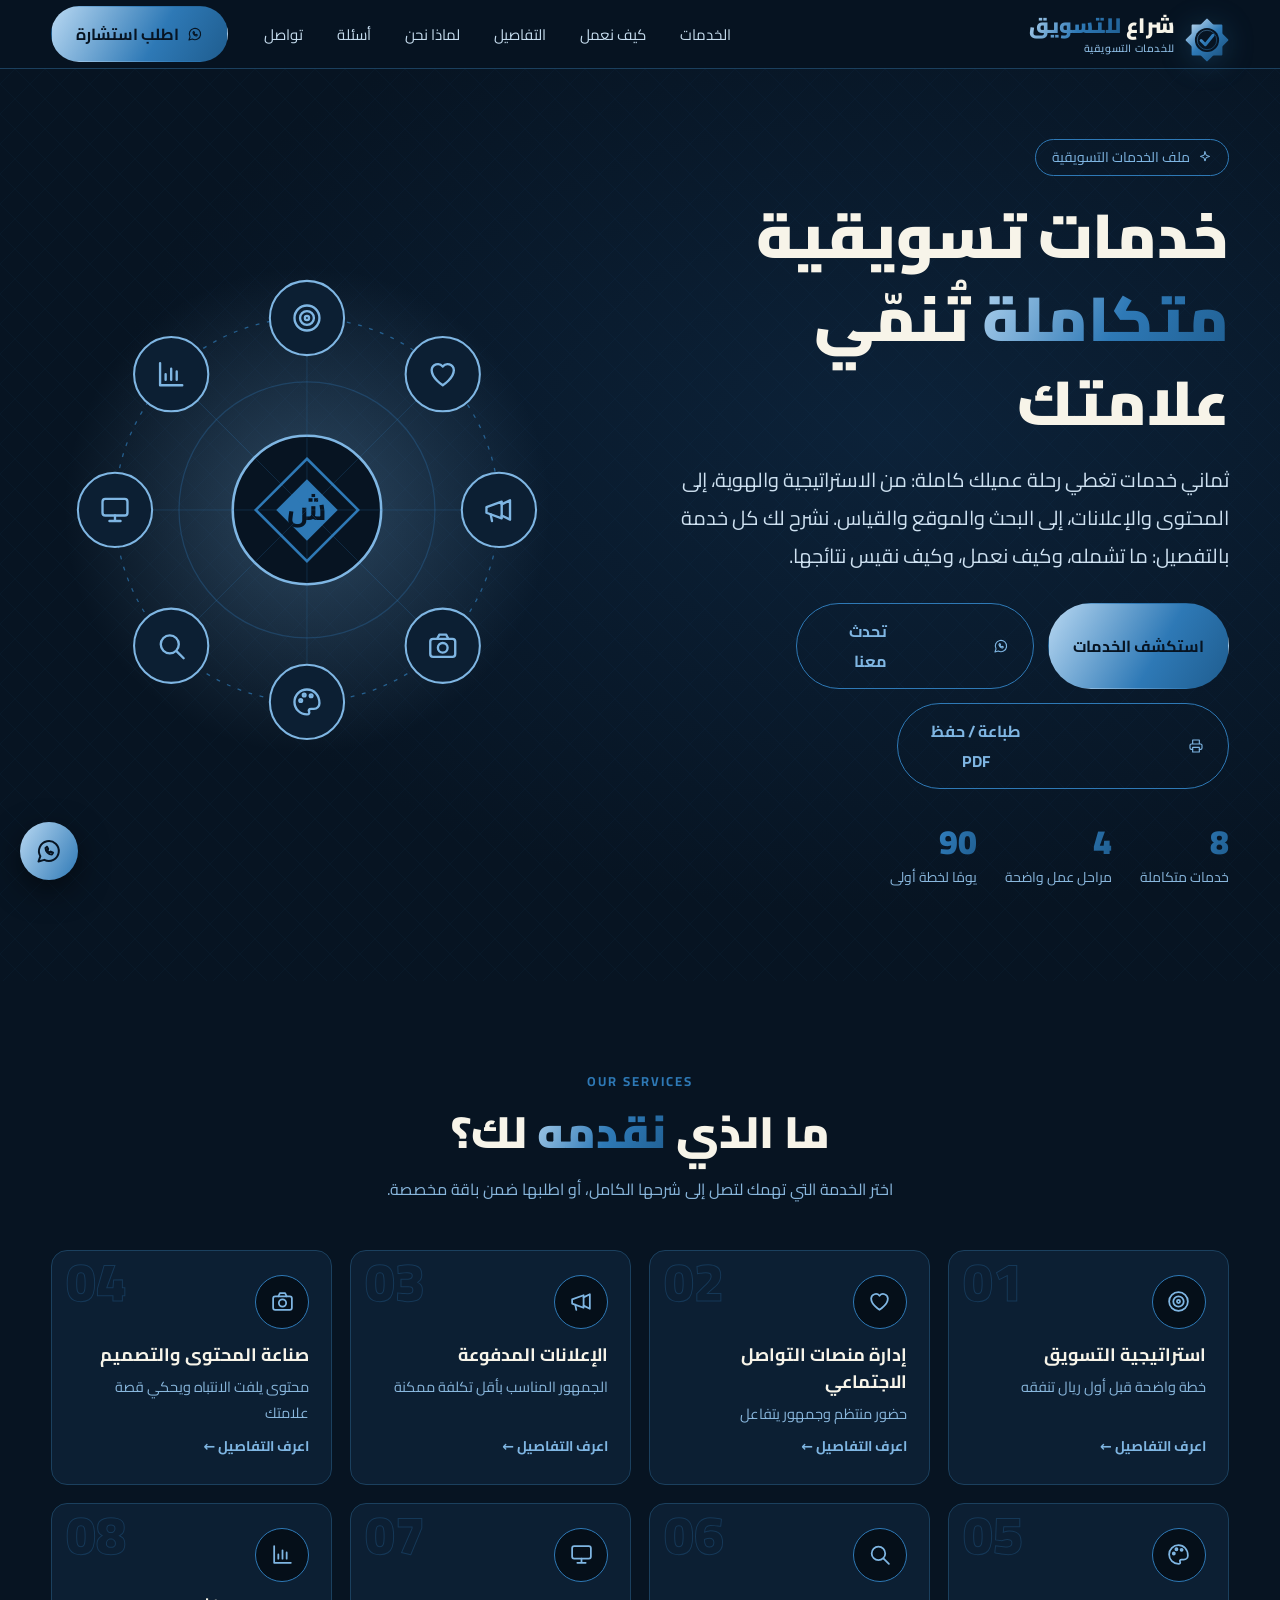
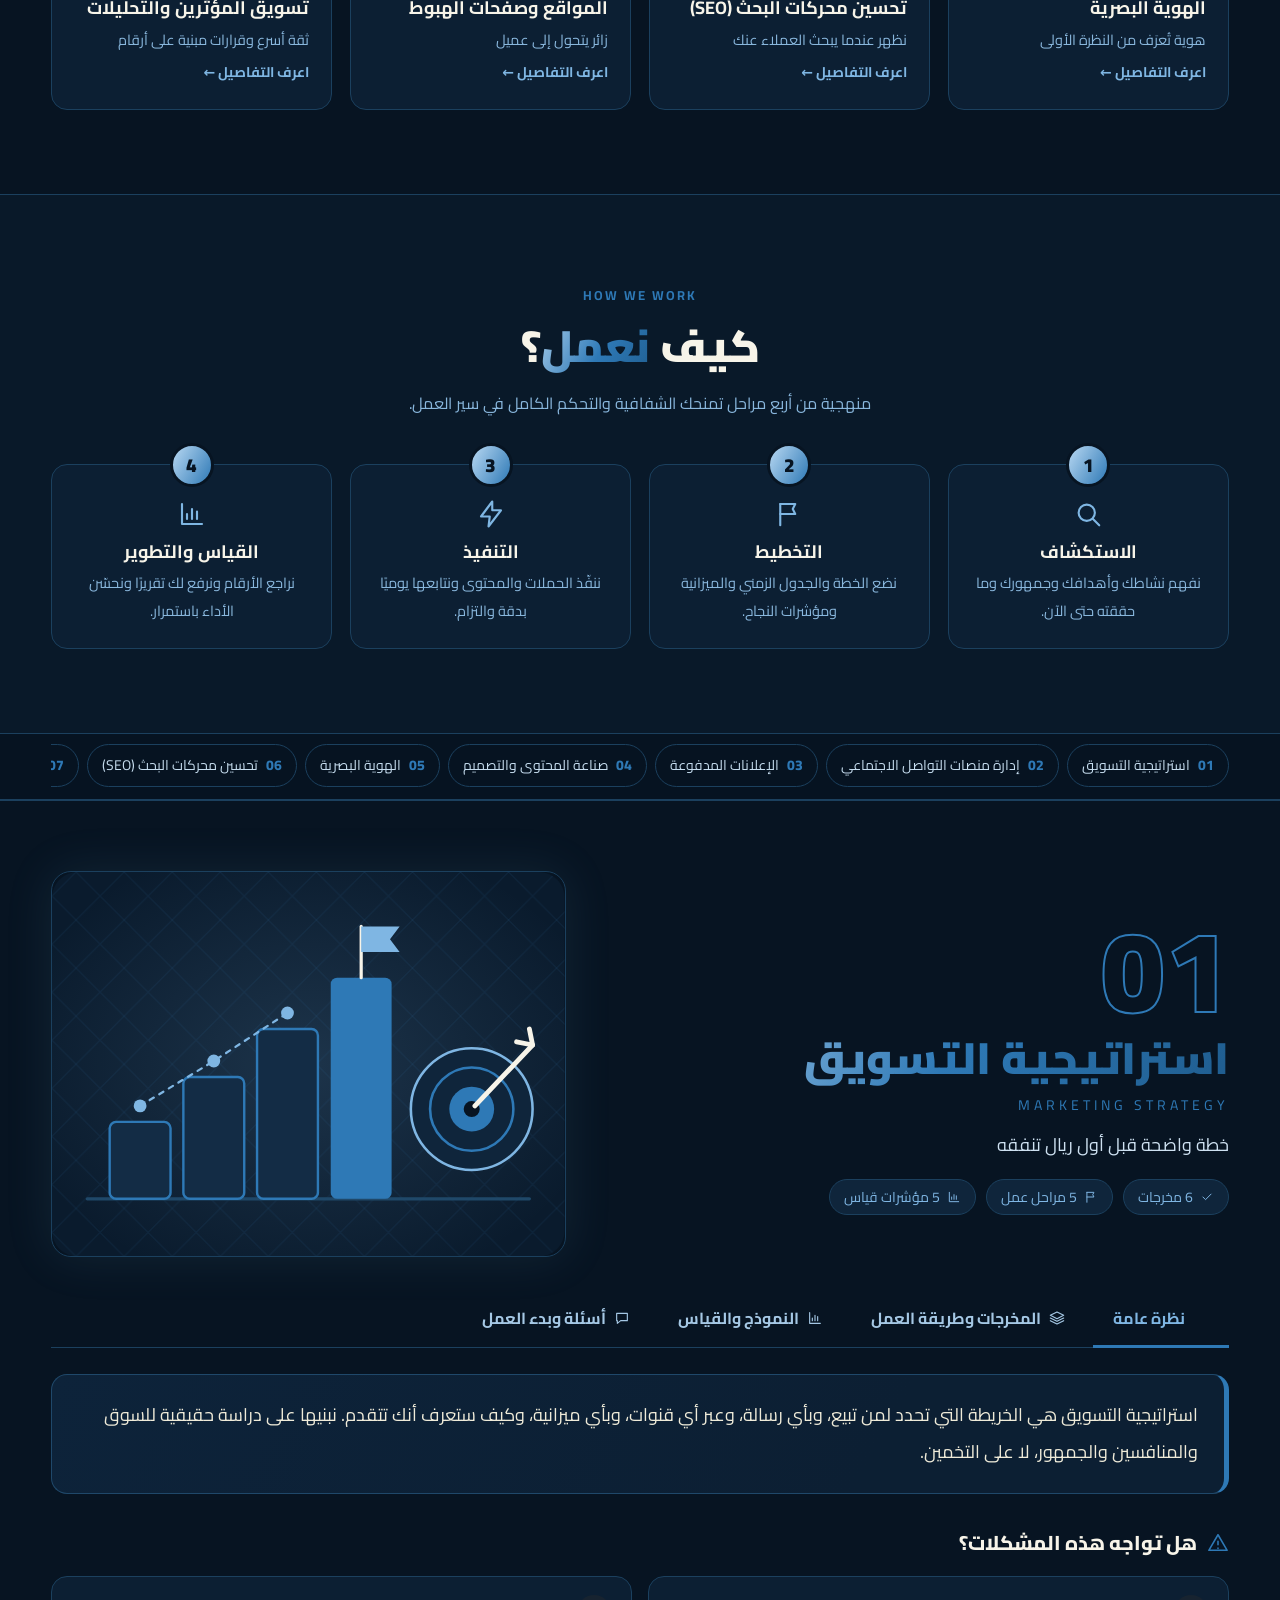
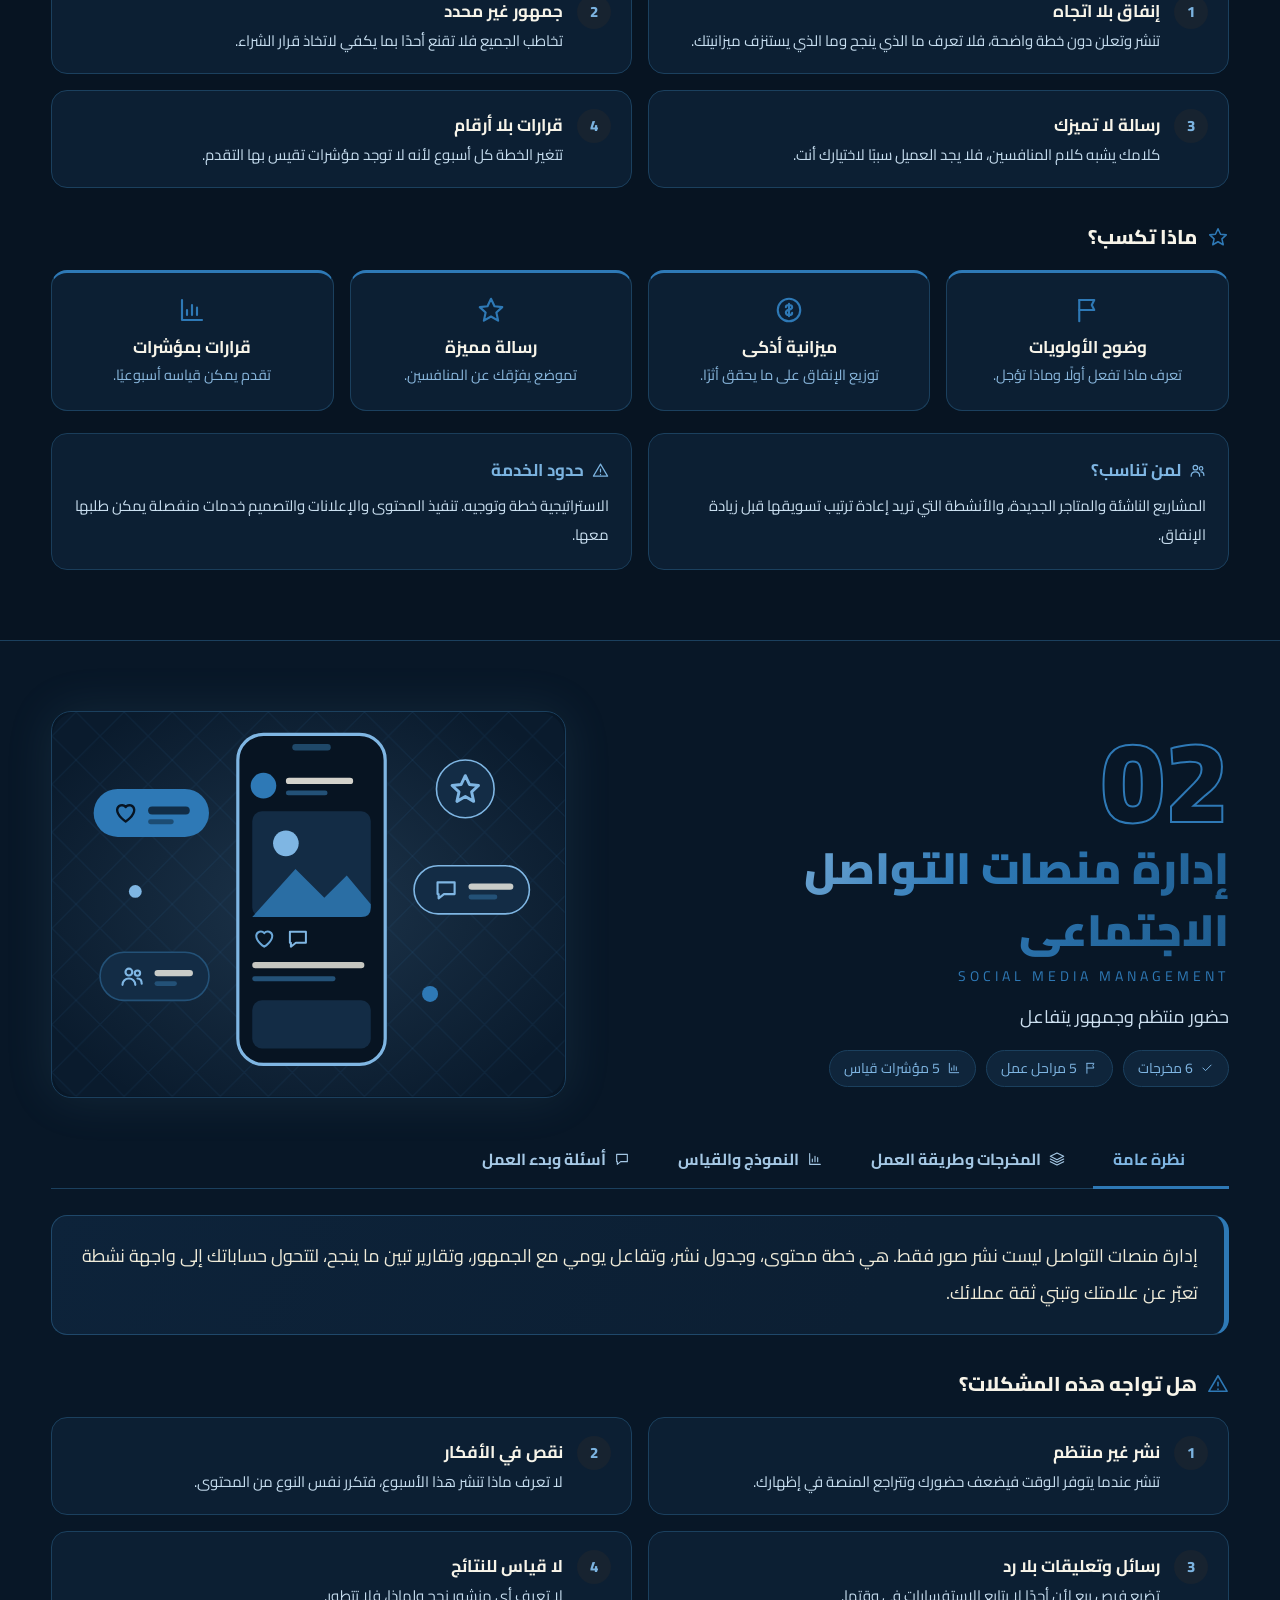
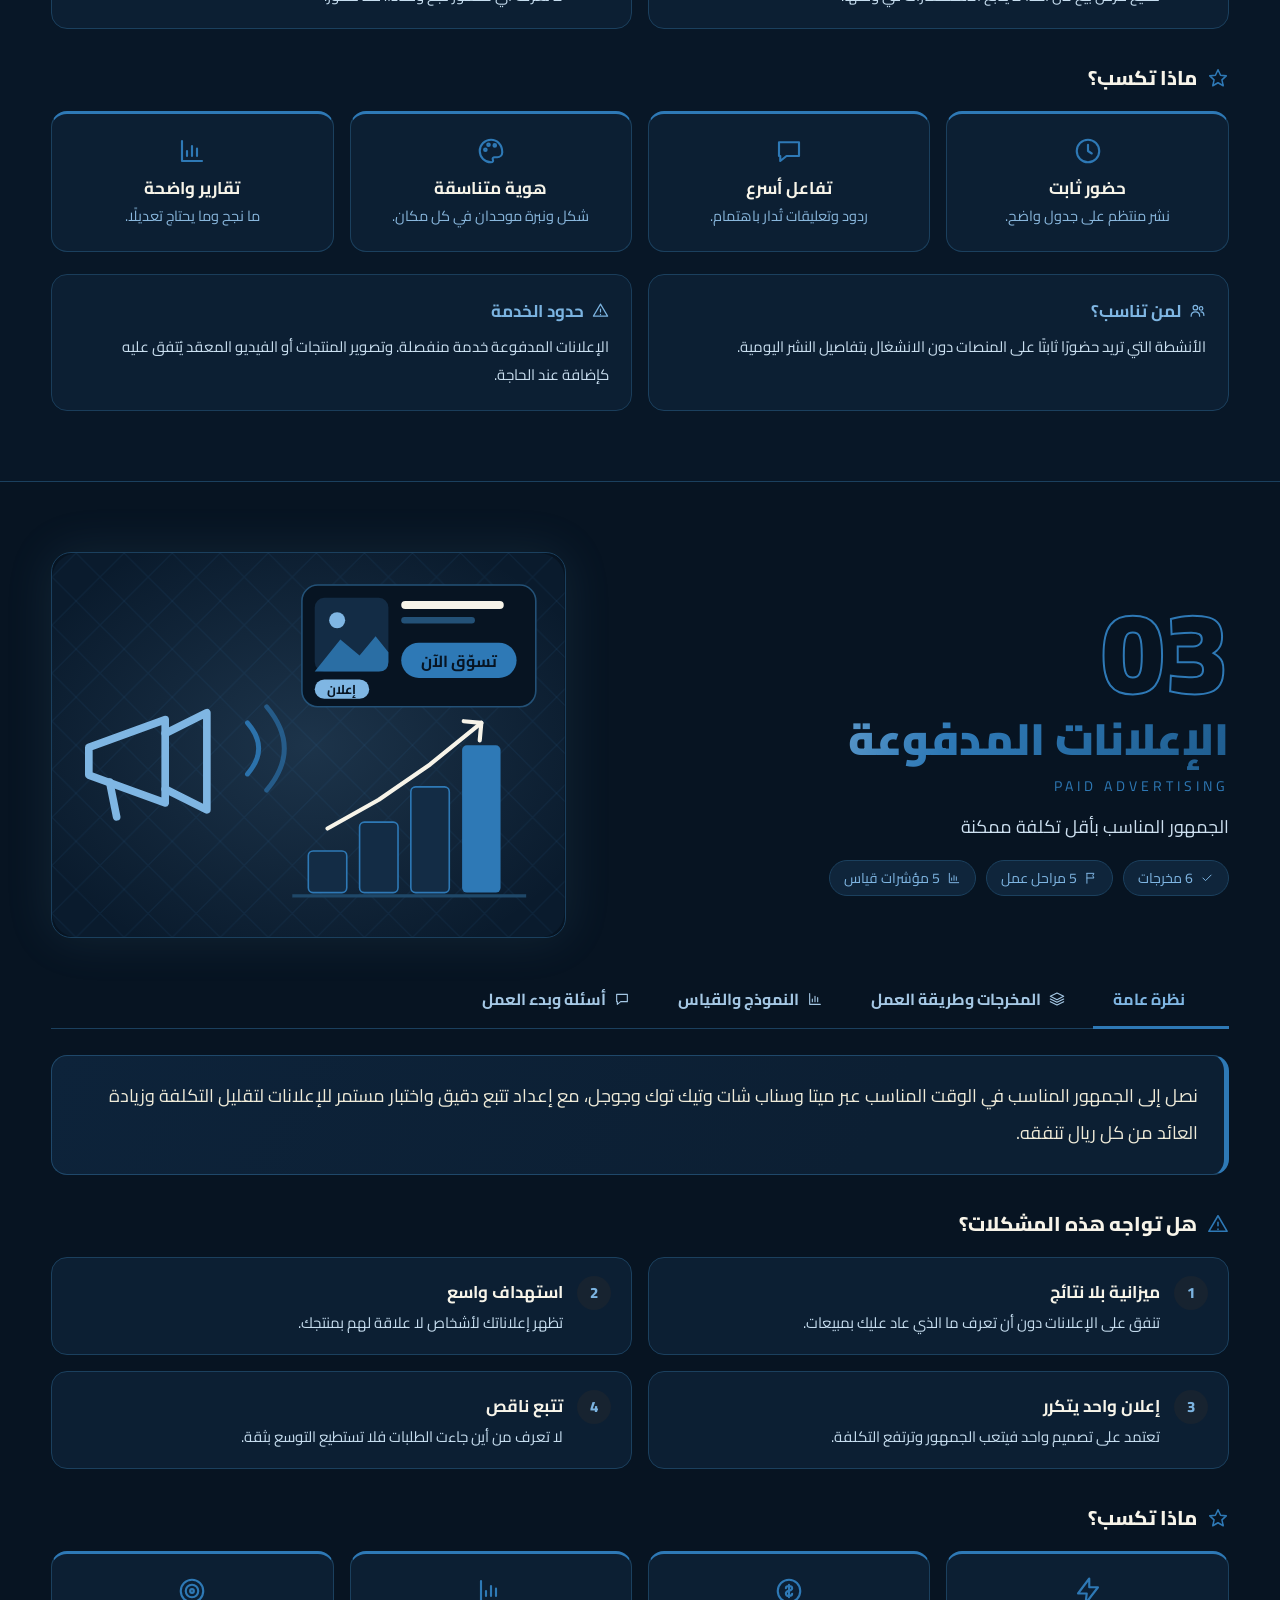
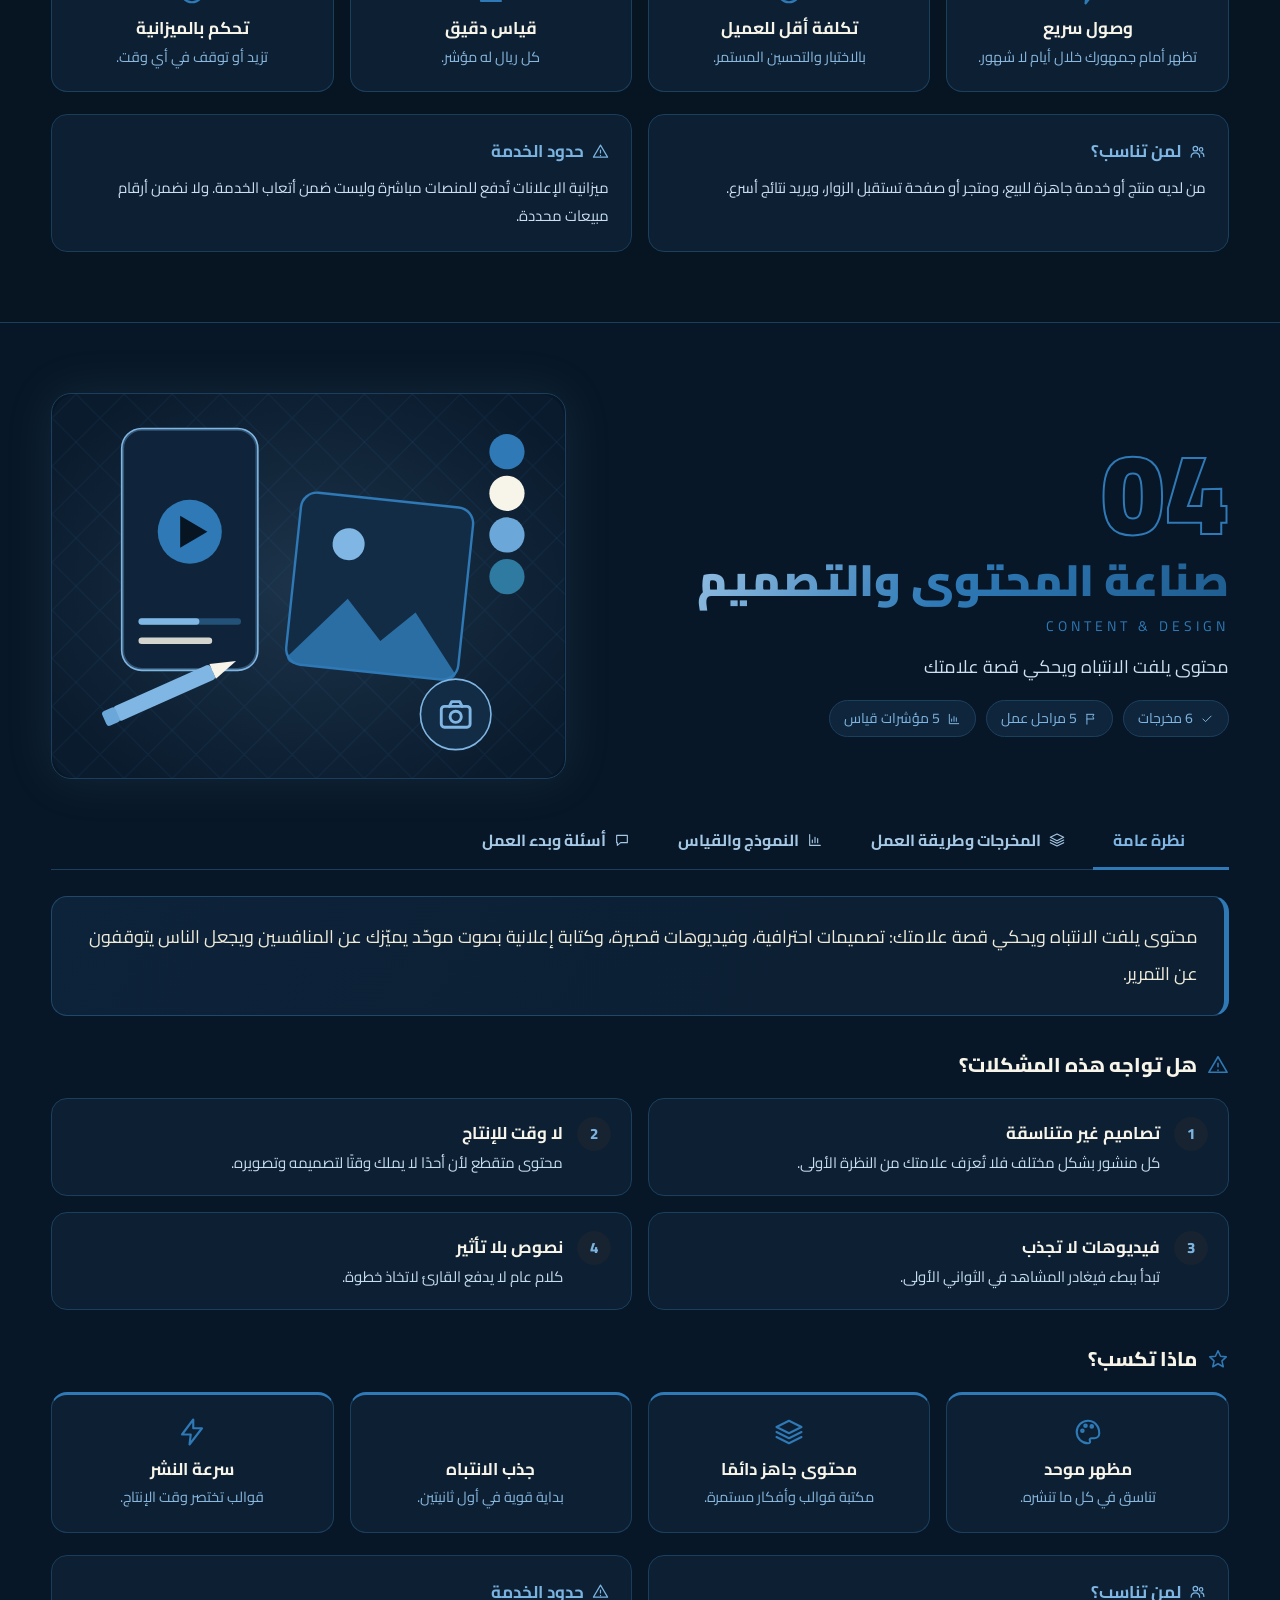
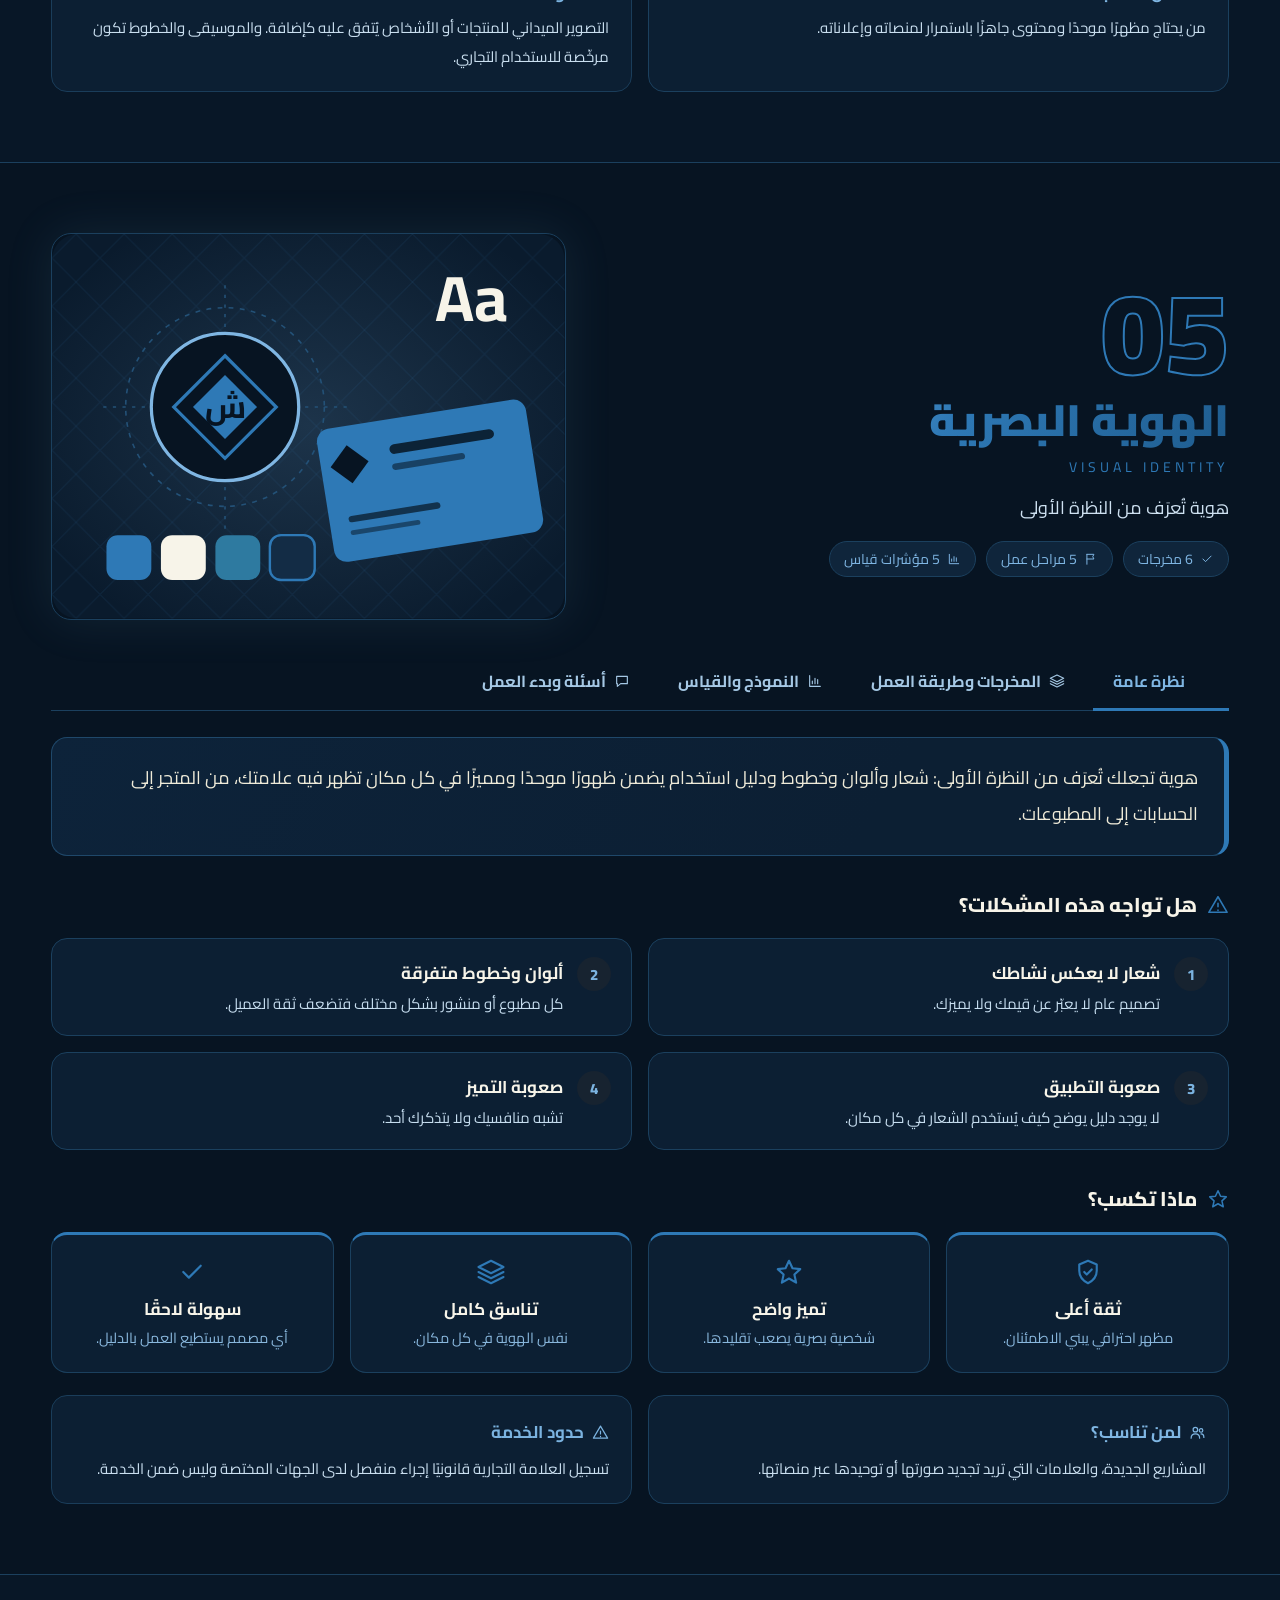
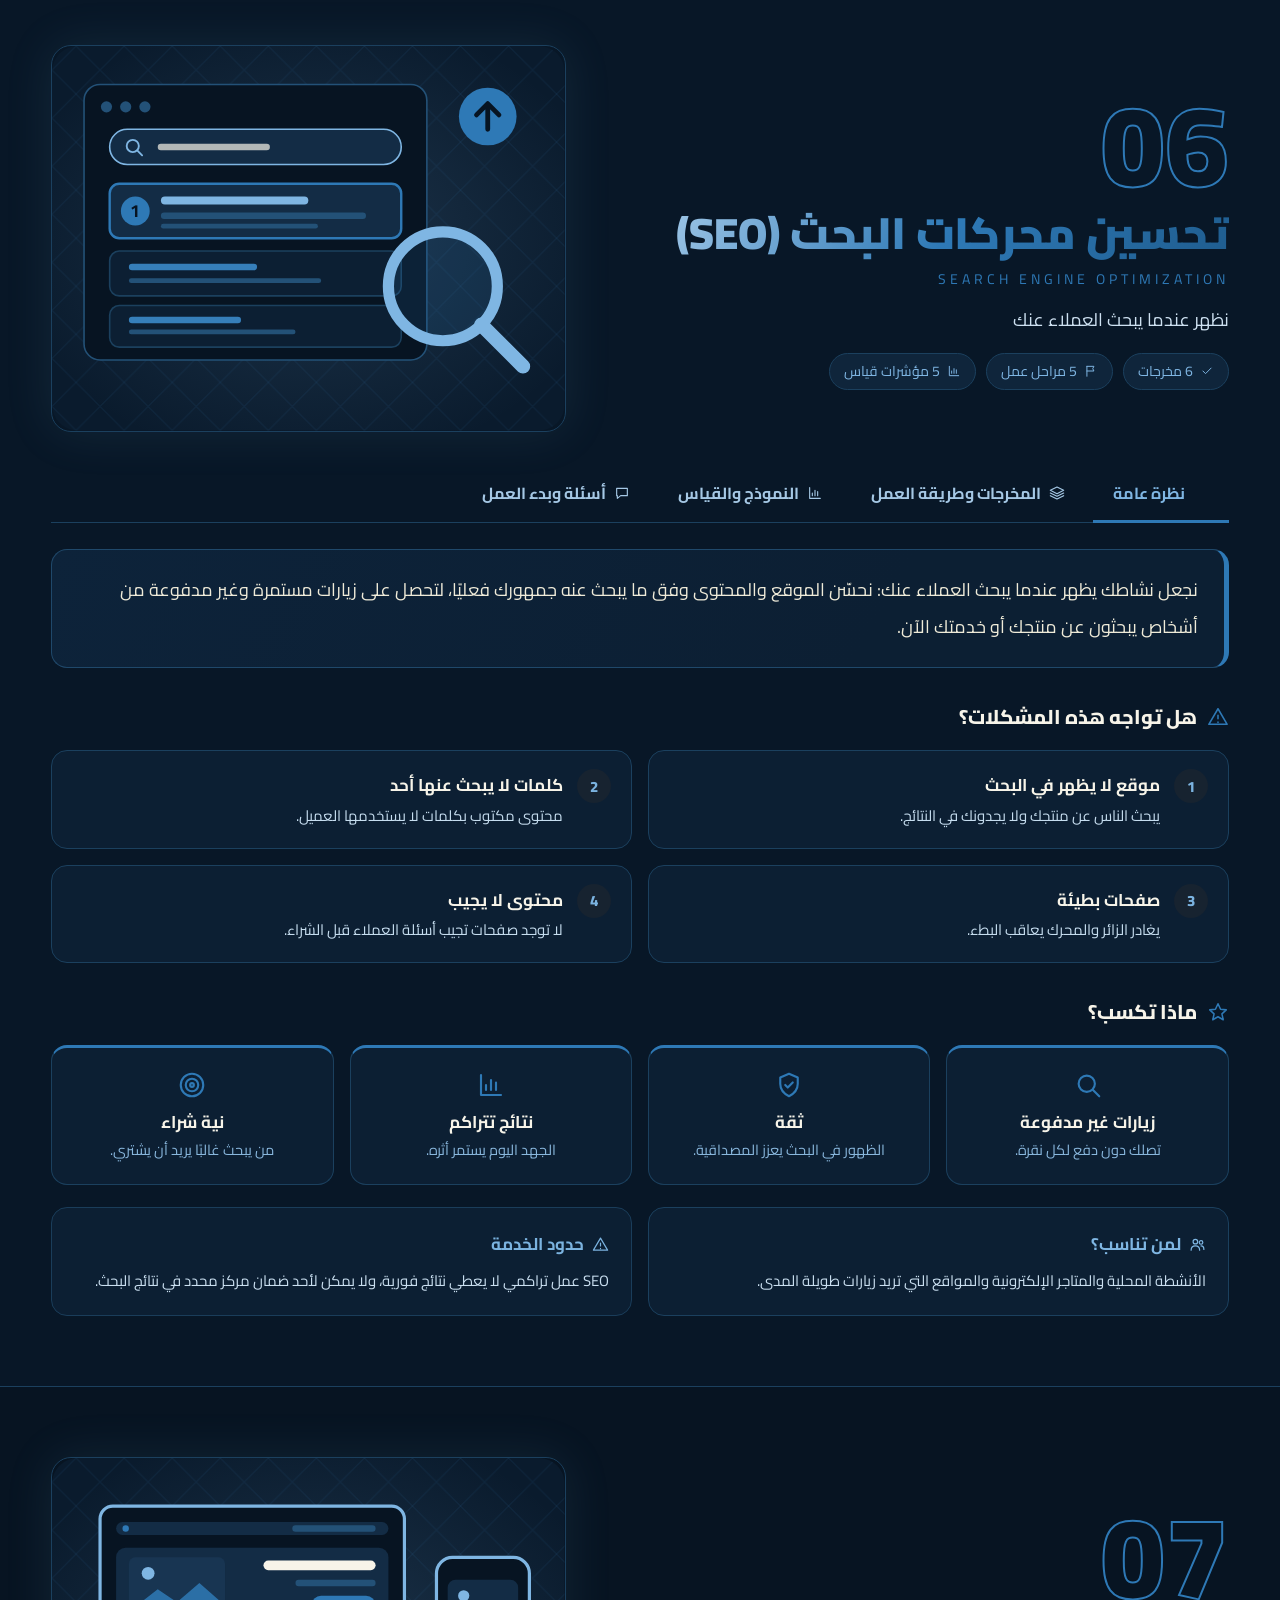
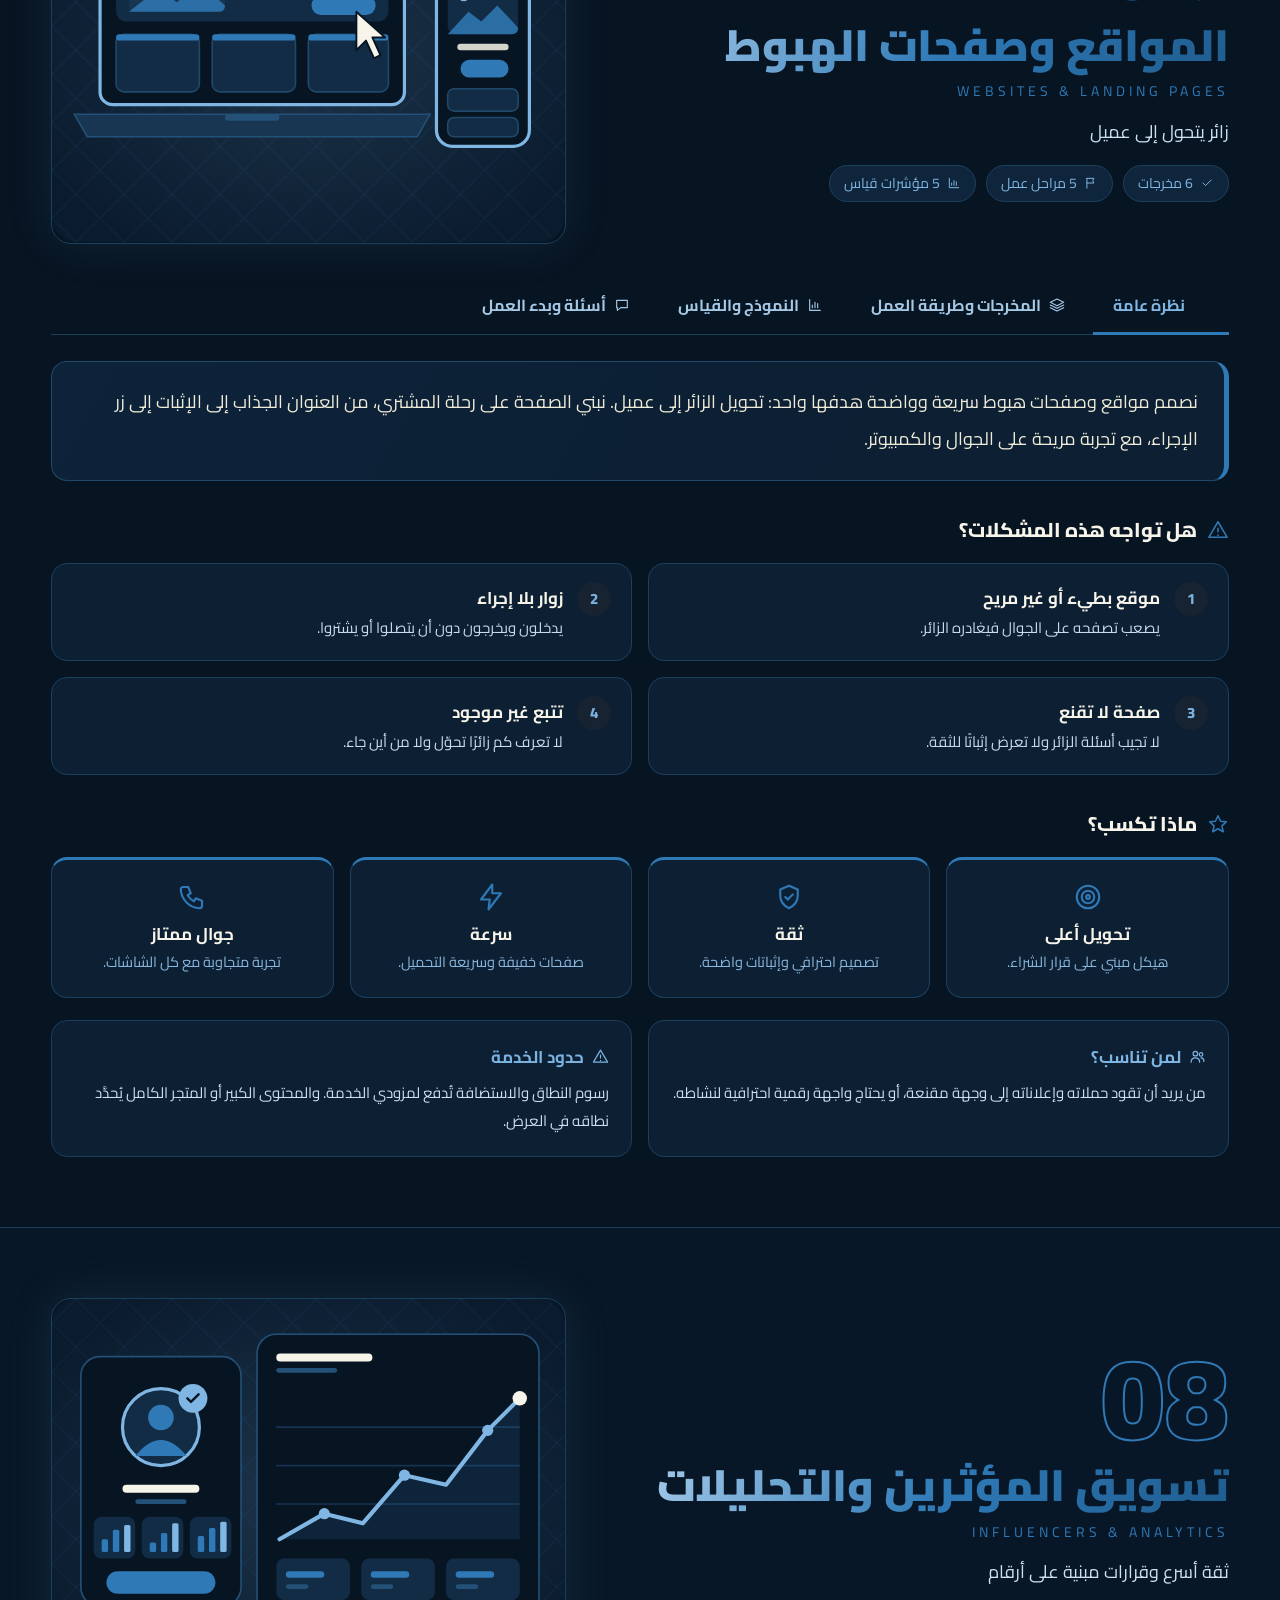
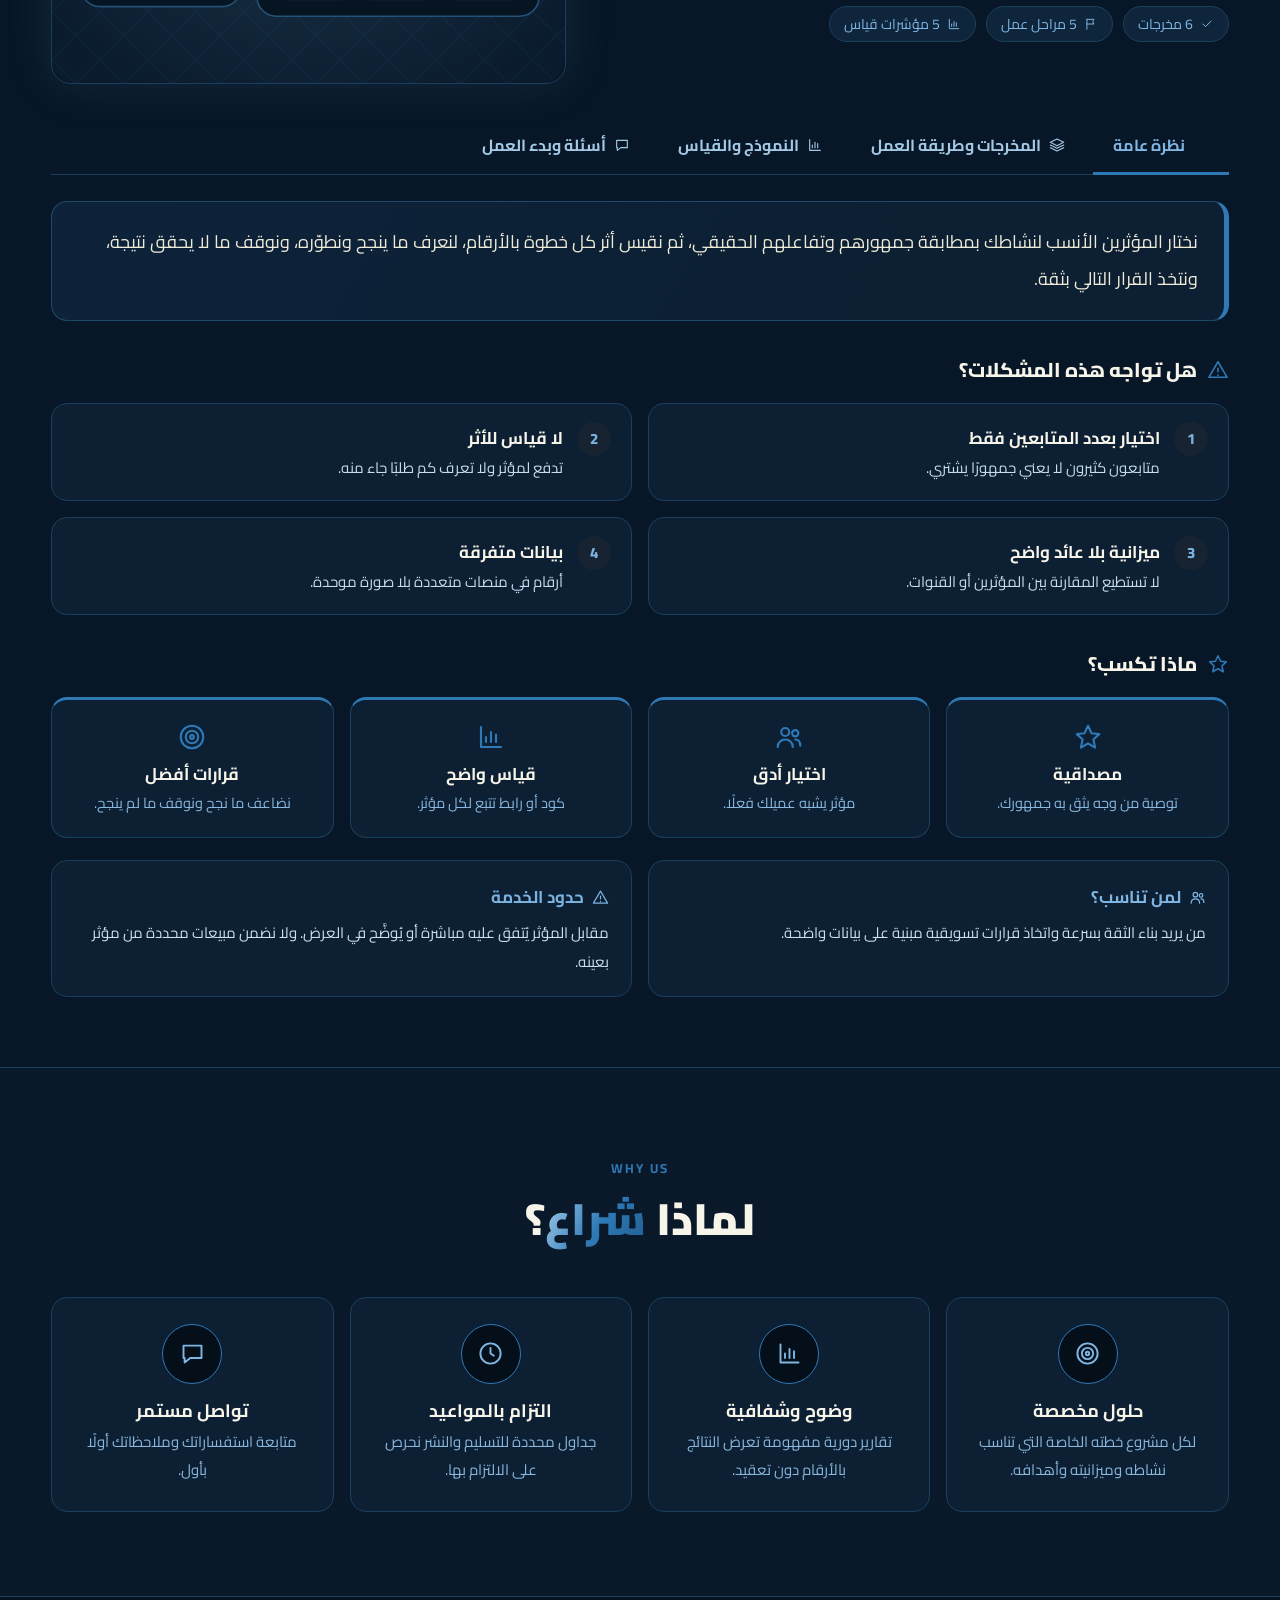
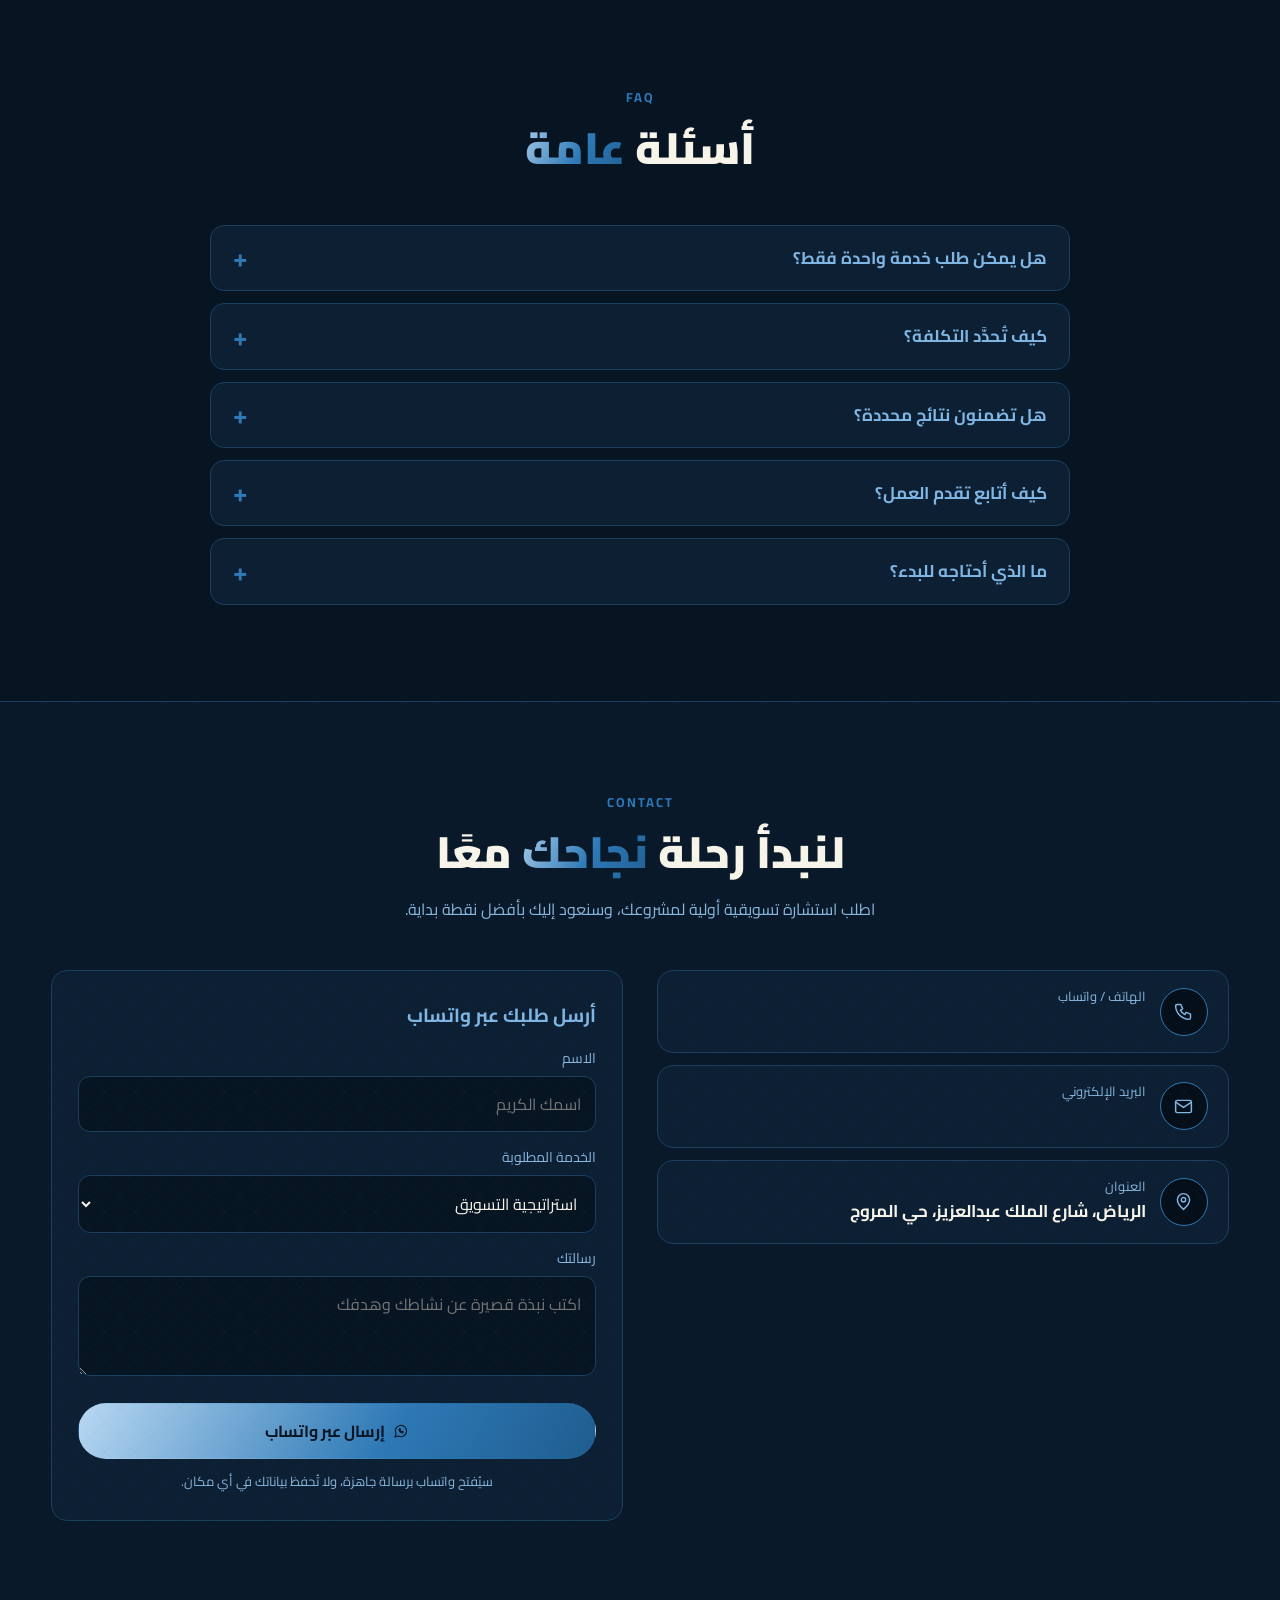
<file: templates/etqan_green.html>
<!DOCTYPE html>
<html lang="ar" dir="rtl"><head><meta charset="utf-8"><meta name="viewport" content="width=device-width,initial-scale=1">
<title>شراع للتسويق الإلكتروني | الخدمات التسويقية بالتفصيل</title>
<meta name="description" content="شرح تفصيلي لثماني خدمات تسويقية: استراتيجية، سوشيال ميديا، إعلانات، محتوى وتصميم، هوية بصرية، SEO، مواقع وصفحات هبوط، تسويق مؤثرين وتحليلات.">
<meta name="theme-color" content="#071422">
<link rel="icon" type="image/svg+xml" href="data:image/svg+xml,%3Csvg%20xmlns%3D%22http%3A//www.w3.org/2000/svg%22%20viewBox%3D%220%200%2048%2048%22%3E%3Cdefs%3E%3ClinearGradient%20id%3D%22G%22%20gradientUnits%3D%22userSpaceOnUse%22%20x1%3D%224%22%20y1%3D%222%22%20x2%3D%2244%22%20y2%3D%2246%22%3E%3Cstop%20offset%3D%220%22%20stop-color%3D%22%23c9f6e0%22/%3E%3Cstop%20offset%3D%22.5%22%20stop-color%3D%22%232eb67d%22/%3E%3Cstop%20offset%3D%221%22%20stop-color%3D%22%231a7a54%22/%3E%3C/linearGradient%3E%3C/defs%3E%3Cg%20fill%3D%22url%28%23G%29%22%20stroke%3D%22url%28%23G%29%22%20stroke-width%3D%222.2%22%20stroke-linejoin%3D%22round%22%3E%3Crect%20x%3D%228.3%22%20y%3D%228.3%22%20width%3D%2231.4%22%20height%3D%2231.4%22/%3E%3Cpath%20d%3D%22M24%201.8%2046.2%2024%2024%2046.2%201.8%2024z%22/%3E%3C/g%3E%3Ccircle%20cx%3D%2224%22%20cy%3D%2224%22%20r%3D%2213.2%22%20fill%3D%22%2306231b%22/%3E%3Ccircle%20cx%3D%2224%22%20cy%3D%2224%22%20r%3D%2210.6%22%20fill%3D%22none%22%20stroke%3D%22url%28%23G%29%22%20stroke-width%3D%22.9%22%20opacity%3D%22.6%22/%3E%3Cpath%20d%3D%22M17.6%2024.6%2022.2%2029.2%2030.6%2018.8%22%20fill%3D%22none%22%20stroke%3D%22url%28%23G%29%22%20stroke-width%3D%223.2%22%20stroke-linecap%3D%22round%22%20stroke-linejoin%3D%22round%22/%3E%3C/svg%3E">
<link rel="preconnect" href="https://fonts.googleapis.com"><link rel="preconnect" href="https://fonts.gstatic.com" crossorigin>
<link href="https://fonts.googleapis.com/css2?family=Cairo:wght@400;600;700;800;900&display=swap" rel="stylesheet">
<style>
:root{--bg:#071422;--card:#0C1F33;--card2:#0F253B;--line:#1B405E;--gold:#2E79B6;--gold2:#7FB6E3;--tx:#F7F4E9;--mute:#89B7DD;--r:16px}
*{box-sizing:border-box;margin:0;padding:0}
html{scroll-behavior:smooth;scroll-padding-top:78px}
body{font-family:"Cairo","Tajawal","Segoe UI",Tahoma,"DejaVu Sans",sans-serif;background:var(--bg);color:var(--tx);font-size:16px;line-height:1.9;overflow-x:hidden}
a{color:inherit;text-decoration:none}button{font-family:inherit;cursor:pointer}
.ic{width:1em;height:1em;fill:none;stroke:currentColor;stroke-width:1.7;stroke-linecap:round;stroke-linejoin:round;vertical-align:middle;flex:none}
.ltr{direction:ltr;unicode-bidi:isolate;display:inline-block}
.wrap{width:min(1180px,92vw);margin-inline:auto}
:focus-visible{outline:2px solid var(--gold2);outline-offset:3px;border-radius:6px}
.gt{background:linear-gradient(120deg,#B8D8F2,#2E79B6 55%,#1F5D8F);-webkit-background-clip:text;background-clip:text;color:transparent}
.bg-lat{position:absolute;inset:0;opacity:.55;pointer-events:none}

/* nav */
.nav{position:sticky;top:0;z-index:50;background:rgba(7,20,34,.88);backdrop-filter:blur(10px);border-bottom:1px solid var(--line)}
.nav .in{display:flex;align-items:center;gap:22px;height:68px}
.brand{display:flex;align-items:center;gap:10px;font-weight:800;font-size:18px}
.brand .lg{width:44px;height:44px;flex:none;filter:drop-shadow(0 4px 14px rgba(46,121,182,.28));transition:transform .5s cubic-bezier(.2,.8,.2,1)}.brand:hover .lg{transform:rotate(45deg)}
.brand .wm{display:flex;flex-direction:column;line-height:1.15}.brand .wm b{font-size:21px;font-weight:900;letter-spacing:.2px}.brand .wm small{font-size:10.5px;font-weight:600;color:var(--mute);letter-spacing:.6px;margin-top:3px}
footer .flogo{display:inline-flex;align-items:center;gap:10px;margin-bottom:10px}footer .flogo svg{width:36px;height:36px}
.nav ul{display:flex;gap:6px;list-style:none;margin-inline-start:auto}
.nav ul a{padding:8px 14px;border-radius:999px;color:#C6DDEF;font-size:15px;transition:.2s}.nav ul a:hover,.nav ul a.act{color:#071422;background:var(--gold2)}
.btn{display:inline-flex;align-items:center;gap:8px;padding:12px 24px;border-radius:999px;font-weight:700;font-size:16px;border:1.5px solid var(--gold);transition:.25s}
.btn.p{background:linear-gradient(120deg,#B8D8F2,#2E79B6 60%,#1F5D8F);color:#071422;border-color:transparent}.btn.p:hover{transform:translateY(-2px);box-shadow:0 10px 30px rgba(46,121,182,.28)}
.btn.g{background:transparent;color:var(--gold2)}.btn.g:hover{background:rgba(46,121,182,.12)}
.burger{display:none;margin-inline-start:auto;background:none;border:1.5px solid var(--gold);color:var(--gold2);width:44px;height:44px;border-radius:12px;font-size:22px}

/* hero */
.hero{position:relative;padding:70px 0 90px;overflow:hidden;background:radial-gradient(ellipse at 70% 40%,#0C2239 0%,#071422 62%)}
.hero .g{display:grid;grid-template-columns:1.1fr .9fr;gap:40px;align-items:center;position:relative}
.kick{display:inline-flex;gap:8px;align-items:center;border:1px solid var(--gold);color:var(--gold2);padding:4px 16px;border-radius:999px;font-size:14px;margin-bottom:18px}
.hero h1{font-size:clamp(34px,5.2vw,62px);line-height:1.35;font-weight:900;margin-bottom:16px}
.hero p.lead{font-size:clamp(16px,1.7vw,20px);color:#CEE1F1;max-width:560px;margin-bottom:28px}
.hero .cta{display:flex;gap:14px;flex-wrap:wrap}
.hero .stats{display:flex;gap:28px;margin-top:34px;flex-wrap:wrap}
.hero .stats div b{display:block;font-size:34px;font-weight:900;line-height:1.1}.hero .stats div span{font-size:14px;color:var(--mute)}
.orb{max-width:520px;margin-inline:auto;animation:fl 7s ease-in-out infinite}
@keyframes fl{0%,100%{transform:translateY(0)}50%{transform:translateY(-10px)}}

/* generic section */
section{position:relative;padding:84px 0}
.sh{text-align:center;max-width:720px;margin:0 auto 46px}
.sh .tag{display:inline-block;color:var(--gold);letter-spacing:2px;font-size:13px;font-weight:700;margin-bottom:8px;direction:ltr}
.sh h2{font-size:clamp(28px,3.6vw,44px);line-height:1.4;font-weight:900}
.sh p{color:var(--mute);margin-top:10px}
.sec-alt{background:#091929;border-block:1px solid var(--line)}
.card{background:var(--card);border:1px solid var(--line);border-radius:var(--r)}

/* services overview */
.ovg{display:grid;grid-template-columns:repeat(4,1fr);gap:18px}
.ov{padding:24px 22px;position:relative;overflow:hidden;transition:.3s;display:flex;flex-direction:column;gap:6px}
.ov:hover{transform:translateY(-6px);border-color:var(--gold);box-shadow:0 14px 36px rgba(46,121,182,.12)}
.ov .n{position:absolute;left:14px;top:4px;font-size:54px;font-weight:900;color:transparent;-webkit-text-stroke:1px rgba(46,121,182,.28);line-height:1}
.ov .b{width:54px;height:54px;border-radius:50%;background:#050F19;border:1.5px solid var(--gold);color:var(--gold2);display:grid;place-items:center;font-size:25px;margin-bottom:6px}
.ov h3{font-size:18px;line-height:1.5}.ov p{font-size:14.5px;color:var(--mute);line-height:1.8}
.ov .more{margin-top:auto;color:var(--gold2);font-size:14px;font-weight:700}

/* process */
.pg{display:grid;grid-template-columns:repeat(4,1fr);gap:18px;position:relative}
.stp{padding:34px 22px 24px;text-align:center;position:relative}
.stp .n{position:absolute;top:-22px;left:50%;transform:translateX(-50%);width:44px;height:44px;border-radius:50%;background:linear-gradient(120deg,#B8D8F2,#2E79B6);color:#071422;font-weight:900;font-size:19px;display:grid;place-items:center;border:3px solid var(--bg)}
.stp .ic{font-size:30px;color:var(--gold2);margin-bottom:6px}.stp h3{font-size:18px}.stp p{font-size:14.5px;color:var(--mute)}

/* service blocks */
.svc{padding:70px 0;border-top:1px solid var(--line)}
.svc:nth-of-type(odd){background:#081727}
.idx{position:sticky;top:68px;z-index:40;background:rgba(7,20,34,.92);backdrop-filter:blur(10px);border-bottom:1px solid var(--line);padding:10px 0}
.idx .row{display:flex;gap:8px;overflow-x:auto;scrollbar-width:thin;padding-bottom:2px}
.idx a{flex:none;display:flex;gap:8px;align-items:center;padding:7px 14px;border:1px solid var(--line);border-radius:999px;font-size:14px;color:#C6DDEF;white-space:nowrap;transition:.2s}
.idx a:hover,.idx a.act{border-color:var(--gold);color:var(--gold2);background:rgba(46,121,182,.08)}.idx a i{font-style:normal;color:var(--gold);font-weight:800}
.sv-h{display:grid;grid-template-columns:1.1fr .9fr;gap:34px;align-items:center;margin-bottom:34px}
.sv-h .no{font-size:clamp(70px,9vw,120px);font-weight:900;line-height:1;color:transparent;-webkit-text-stroke:2px var(--gold)}
.sv-h h2{font-size:clamp(28px,3.6vw,44px);line-height:1.4;font-weight:900}
.sv-h .en{color:var(--gold);letter-spacing:4px;font-size:14px;direction:ltr;text-align:right;margin:2px 0 10px}
.sv-h p{color:#CEE1F1;font-size:18px}
.facts{display:flex;gap:10px;flex-wrap:wrap;margin-top:16px}.facts span{display:inline-flex;gap:7px;align-items:center;background:var(--card2);border:1px solid var(--line);border-radius:999px;padding:4px 14px;font-size:14px;color:var(--gold2)}
.art{border-radius:20px;overflow:hidden;border:1px solid var(--line);box-shadow:0 0 50px rgba(127,182,227,.1);line-height:0}.art svg{width:100%;height:auto;display:block}
.tabs{display:flex;gap:8px;flex-wrap:wrap;border-bottom:1px solid var(--line);margin-bottom:26px}
.tab{background:none;border:none;color:#A5C8E5;font-size:16px;font-weight:700;padding:12px 20px;border-bottom:3px solid transparent;margin-bottom:-1px;display:flex;gap:8px;align-items:center;transition:.2s}
.tab:hover{color:var(--gold2)}.tab[aria-selected=true]{color:var(--gold2);border-bottom-color:var(--gold)}
.js .panel{display:none}.js .panel.on{display:block;animation:fi .45s ease}
@keyframes fi{from{opacity:0;transform:translateY(10px)}to{opacity:1;transform:none}}
.h5{font-size:20px;font-weight:800;margin:30px 0 14px;display:flex;gap:10px;align-items:center}.h5 .ic{color:var(--gold);font-size:22px}.h5:first-child{margin-top:0}
.lead2{font-size:18px;line-height:2.05;color:#EFEBD9;background:linear-gradient(120deg,#0D233A,#0C1F33 70%);border:1px solid #1F486A;border-inline-start:5px solid var(--gold);border-radius:var(--r);padding:22px 26px}
.g2{display:grid;grid-template-columns:1fr 1fr;gap:16px}.g3{display:grid;grid-template-columns:repeat(3,1fr);gap:16px}.g4{display:grid;grid-template-columns:repeat(4,1fr);gap:16px}.g5{display:grid;grid-template-columns:repeat(5,1fr);gap:14px}
.pb{padding:18px 20px;display:flex;gap:14px}.pb .n{flex:none;width:34px;height:34px;border-radius:50%;background:#172330;color:#7BB3E0;font-weight:800;display:grid;place-items:center}
.pb b{display:block;font-size:17px}.pb span{font-size:15px;color:#C6DDEF;line-height:1.85;display:block}
.bc{padding:22px 16px;text-align:center;border-top:3px solid var(--gold)}.bc .ic{font-size:30px;color:var(--gold);display:block;margin:0 auto 6px}.bc b{display:block;font-size:17px}.bc span{font-size:14.5px;color:var(--mute);line-height:1.7;display:block}
.fit,.lim{padding:20px 22px}.fit h4,.lim h4{display:flex;gap:8px;align-items:center;font-size:17px;margin-bottom:6px}.fit h4{color:var(--gold2)}.lim h4{color:#7BB3E0}.fit p,.lim p{font-size:15px;color:#CADFF0}.lim{border-color:#1A3D5A}
.dc{padding:20px;display:flex;gap:14px;transition:.25s}.dc:hover{border-color:var(--gold);transform:translateY(-3px)}.dc .b{flex:none;width:50px;height:50px;border-radius:50%;background:#050F19;border:1.5px solid var(--gold);color:var(--gold2);font-size:22px;display:grid;place-items:center}
.dc b{display:block;font-size:17px;line-height:1.5}.dc span{font-size:14.5px;color:#C6DDEF;line-height:1.8;display:block}
.tl{display:grid;grid-template-columns:repeat(5,1fr);gap:14px;position:relative;counter-reset:s}
.tl::before{content:"";position:absolute;top:22px;inset-inline:9%;border-top:2px dashed rgba(46,121,182,.5)}
.ts{padding:34px 14px 18px;text-align:center;position:relative;margin-top:22px}.ts .n{position:absolute;top:-22px;left:50%;transform:translateX(-50%);width:44px;height:44px;border-radius:50%;background:linear-gradient(120deg,#B8D8F2,#2E79B6);color:#071422;font-weight:900;display:grid;place-items:center;border:3px solid var(--bg);font-size:18px}
.ts b{display:block;font-size:16.5px;line-height:1.5}.ts span{font-size:14px;color:var(--mute);line-height:1.75;display:block}
.chips{display:flex;flex-wrap:wrap;gap:10px}.chips i{font-style:normal;background:var(--card2);border:1px solid var(--gold);border-radius:999px;padding:5px 18px;font-size:14.5px;color:var(--gold2)}
.smp{padding:26px}.smp .cap{font-size:14px;color:var(--mute);margin-top:14px}
.kc{padding:18px 18px}.kc .t{display:flex;gap:10px;align-items:center;margin-bottom:6px}.kc .t i{flex:none;width:30px;height:30px;border-radius:50%;background:var(--gold);color:#071422;font-style:normal;font-weight:800;display:grid;place-items:center;font-size:14px}.kc b{font-size:16px;line-height:1.5}.kc p{font-size:14px;color:#C6DDEF;border-top:1px dashed var(--line);padding-top:8px;line-height:1.75}
details{background:var(--card);border:1px solid var(--line);border-radius:14px;padding:0 22px;margin-bottom:12px;transition:.2s}
details[open]{border-color:var(--gold)}summary{cursor:pointer;list-style:none;padding:16px 0;font-weight:700;font-size:17px;color:var(--gold2);display:flex;gap:10px;align-items:center;justify-content:space-between}
summary::-webkit-details-marker{display:none}summary::after{content:"+";font-size:26px;color:var(--gold);transition:.2s;line-height:1}details[open] summary::after{content:"–"}
details p{padding:0 0 18px;color:#CADFF0;font-size:15.5px}
.nd{display:grid;grid-template-columns:1fr 1fr;gap:12px}.nd div{display:flex;gap:10px;background:var(--card2);border:1px solid var(--line);border-radius:12px;padding:12px 16px;font-size:15px}.nd .ic{color:var(--gold);font-size:18px;margin-top:5px}
.svc-cta{margin-top:26px;display:flex;gap:14px;flex-wrap:wrap;align-items:center;background:linear-gradient(120deg,#0E243A,#0C1F33 70%);border:1px solid #1F486A;border-radius:var(--r);padding:20px 24px}
.svc-cta p{flex:1;min-width:220px;color:#EFEBD9}

/* why + contact */
.wy{padding:26px 22px;text-align:center}.wy .b{width:60px;height:60px;border-radius:50%;background:#050F19;border:1.5px solid var(--gold);color:var(--gold2);display:grid;place-items:center;font-size:27px;margin:0 auto 10px}.wy b{font-size:18px}.wy p{font-size:15px;color:var(--mute)}
.contact{display:grid;grid-template-columns:1fr 1fr;gap:34px;align-items:start}
.ct-list .row{display:flex;gap:14px;align-items:center;padding:16px 20px;margin-bottom:12px}.ct-list .row .b{flex:none;width:48px;height:48px;border-radius:50%;background:#050F19;border:1.5px solid var(--gold);color:var(--gold2);display:grid;place-items:center;font-size:21px}
.ct-list small{display:block;color:var(--mute);font-size:13px;line-height:1.4}.ct-list b{font-size:17px}
form{padding:26px}form label{display:block;font-size:14px;color:var(--mute);margin:12px 0 4px}
form input,form select,form textarea{width:100%;background:#071422;border:1px solid var(--line);color:var(--tx);border-radius:12px;padding:12px 14px;font:inherit;font-size:16px}
form input:focus,form select:focus,form textarea:focus{outline:none;border-color:var(--gold)}form textarea{min-height:100px;resize:vertical}form .btn{margin-top:18px;width:100%;justify-content:center}
.note{font-size:13px;color:var(--mute);margin-top:10px;text-align:center}
footer{border-top:1px solid var(--line);padding:30px 0;text-align:center;color:var(--mute);font-size:14px}
footer b{color:var(--gold2)}
.fab{position:fixed;bottom:20px;left:20px;z-index:60;width:58px;height:58px;border-radius:50%;background:linear-gradient(120deg,#B8D8F2,#2E79B6);color:#071422;display:grid;place-items:center;font-size:28px;box-shadow:0 10px 30px rgba(0,0,0,.5);transition:.25s}.fab:hover{transform:scale(1.08)}

.js .rv{opacity:0;transform:translateY(22px);transition:opacity .7s ease,transform .7s ease}.js .rv.in{opacity:1;transform:none}
@media (prefers-reduced-motion:reduce){*{animation:none!important;transition:none!important}html{scroll-behavior:auto}.js .rv{opacity:1;transform:none}}

@media (max-width:980px){
 .hero .g,.sv-h,.contact{grid-template-columns:1fr}.hero .art-col{order:-1}
 .ovg,.g4{grid-template-columns:repeat(2,1fr)}.pg{grid-template-columns:repeat(2,1fr);row-gap:34px}.g5{grid-template-columns:repeat(2,1fr)}.tl{grid-template-columns:1fr 1fr;row-gap:30px}.tl::before{display:none}.g3{grid-template-columns:1fr 1fr}
 .nav ul{display:none;position:absolute;top:68px;inset-inline:0;background:#0b0b0cf5;flex-direction:column;padding:14px 4vw;border-bottom:1px solid var(--line)}.nav ul.open{display:flex}.nav .in>.btn{display:none}.burger{display:grid;place-items:center}
}
@media (max-width:600px){
 body{font-size:15.5px}section{padding:60px 0}.ovg,.g2,.g3,.g4,.g5,.pg,.tl,.nd{grid-template-columns:1fr}.tab{padding:10px 12px;font-size:14.5px}.hero{padding:44px 0 60px}.svc-cta .btn{width:100%;justify-content:center}.lead2{padding:16px 18px;font-size:16.5px}
}
@media print{
 body{background:#fff;color:#111}.nav,.idx,.fab,.hero .cta,form,.burger,.svc-cta{display:none!important}
 .js .panel{display:block!important}.js .rv{opacity:1!important;transform:none!important}
 section,.svc{padding:24px 0;background:#fff!important}.card,details,.lead2{background:#fff!important;border-color:#bbb!important;color:#111}
 *{color:#111!important;-webkit-text-stroke:0!important}.gt{color:#111!important;background:none!important}details p{display:block}
}

.cvs{display:grid;grid-template-columns:repeat(3,1fr);gap:3mm}
.cb{background:var(--card2);border:1px solid var(--line);border-top:1.2mm solid var(--gold);border-radius:3mm;padding:3mm 3.4mm;min-height:27mm}
.cb .h{display:flex;gap:2mm;align-items:center;margin-bottom:2mm}.cb .h .ic{color:var(--gold);font-size:16px}.cb .h b{font-size:11px;color:#fff}
.cb i{display:block;height:2.4mm;border-radius:1.2mm;background:#235177;margin-bottom:1.8mm}.cb i.s{width:75%}.cb i.s2{width:50%;background:#1F4869}
.ph{display:flex;gap:1.5mm;margin-top:3mm}.ph span{background:#0D233A;border:1px solid #1F486A;color:var(--gold2);font-size:9.6px;text-align:center;padding:1.6mm 1mm;border-radius:2mm}
table.cal{width:100%;border-collapse:separate;border-spacing:1.4mm;table-layout:fixed}
table.cal th{font-size:9.4px;background:#050F19;border:1px solid var(--line);border-radius:2mm;padding:1.2mm 0;color:var(--gold2)}
table.cal td.wl{font-size:9.4px;background:var(--card2);border-radius:2mm;padding:0 2mm;font-weight:bold;width:21mm}
table.cal td{height:11mm;text-align:center}
table.cal td span{display:block;border-radius:2mm;font-size:9px;font-weight:bold;line-height:11mm;height:11mm}
.tR{background:var(--gold);color:#071422}.tP{background:#F7F4E9;color:#071422}.tS{background:#235177;color:#F7F4E9}.tC{background:#0D233A;border:1px solid var(--gold);color:var(--gold2);line-height:9mm!important}.tX{background:repeating-linear-gradient(45deg,#0F253B,#0F253B 2mm,#173350 2mm,#173350 4mm);color:var(--mute)}
.lg{display:flex;gap:5mm;margin-top:3mm;font-size:9.4px;color:var(--mute)}.lg i{display:inline-block;width:3.4mm;height:3.4mm;border-radius:1mm;vertical-align:middle;margin-left:1.4mm}
.serp{background:#0A1B2D;border:1px solid var(--line);border-radius:3mm;padding:3.6mm 4mm}
.serp .sb{display:flex;gap:2.4mm;align-items:center;background:#132C45;border:1px solid var(--gold);border-radius:6mm;padding:1.4mm 4mm;margin-bottom:3mm;font-size:10.4px;color:#fff}.serp .sb .ic{color:var(--gold2)}
.serp .res{display:flex;gap:3mm;padding:2.2mm 0;border-bottom:1px dashed var(--line)}.serp .res .n{flex:none;width:6.4mm;height:6.4mm;border-radius:50%;background:#183552;color:var(--mute);font-size:10px;font-weight:bold;display:flex;align-items:center;justify-content:center}
.serp .top .n{background:var(--gold);color:#071422}.serp .u{font-size:9px;color:#6DA6D5;direction:ltr;text-align:right}.serp .tt{font-size:11.6px;color:var(--gold2);font-weight:bold;line-height:1.5}.serp .ds{font-size:9.8px;color:#C6DDEF;line-height:1.7}.serp .dim{opacity:.55}
table.kw{width:100%;border-collapse:collapse;margin-top:3.4mm;font-size:10px}table.kw th{background:#0D233A;color:var(--gold2);padding:1.8mm 3mm;text-align:right;border-bottom:1px solid #1F486A}table.kw td{padding:1.8mm 3mm;border-bottom:1px solid var(--line);color:#EFEBD9}
.pr{display:inline-block;padding:0 2.4mm;border-radius:5mm;font-size:9px;font-weight:bold}.pr.hi{background:var(--gold);color:#071422}.pr.md{background:#235177;color:#F7F4E9}
.lp{display:grid;grid-template-columns:62mm 1fr;gap:6mm;align-items:center}.lpi svg{display:block}
.lgd{display:flex;gap:3mm;margin-bottom:2.6mm;align-items:flex-start}.lgd i{flex:none;width:6.4mm;height:6.4mm;border-radius:50%;background:var(--gold2);color:#071422;font-style:normal;font-weight:bold;font-size:11px;display:flex;align-items:center;justify-content:center;margin-top:.4mm}.lgd b{display:block;font-size:11px;color:#fff}.lgd span{font-size:9.8px;color:var(--mute);line-height:1.65;display:block}
.sc{margin-top:3.4mm;background:var(--card2);border:1px solid var(--line);border-radius:3mm;padding:3.2mm 4mm}.sc>b{font-size:11.4px;color:var(--gold2);display:block;margin-bottom:2mm}
.chs{display:flex;flex-wrap:wrap;gap:2mm}.chs span{display:inline-flex;gap:1.6mm;align-items:center;font-size:9.8px;background:#050F19;border:1px solid var(--line);border-radius:5mm;padding:.6mm 3mm}.chs .ic{color:var(--gold);font-size:13px}</style></head><body>
<svg width="0" height="0" style="position:absolute" aria-hidden="true">
<defs><linearGradient id="lgGold" gradientUnits="userSpaceOnUse" x1="4" y1="2" x2="44" y2="46"><stop offset="0" stop-color="#C9E2F6"/><stop offset=".5" stop-color="#2E79B6"/><stop offset="1" stop-color="#1A4F7A"/></linearGradient></defs>
<symbol id="logo-mark" viewBox="0 0 48 48"><g fill="url(#lgGold)" stroke="url(#lgGold)" stroke-width="2.2" stroke-linejoin="round"><rect x="8.3" y="8.3" width="31.4" height="31.4"/><path d="M24 1.8 46.2 24 24 46.2 1.8 24z"/></g><circle cx="24" cy="24" r="13.2" fill="#071422"/><circle cx="24" cy="24" r="10.6" fill="none" stroke="url(#lgGold)" stroke-width=".9" opacity=".6"/><path d="M17.6 24.6 22.2 29.2 30.6 18.8" fill="none" stroke="url(#lgGold)" stroke-width="3.2" stroke-linecap="round" stroke-linejoin="round"/></symbol>
<defs><symbol id="i-tag" viewBox="0 0 24 24"><path d="M3 12V4h8l10 10-8 8z"/><circle cx="7.5" cy="8.5" r="1.3"/></symbol><symbol id="i-layers" viewBox="0 0 24 24"><path d="M12 3 2 8l10 5 10-5z"/><path d="m2 12 10 5 10-5"/><path d="m2 16 10 5 10-5"/></symbol><symbol id="i-search" viewBox="0 0 24 24"><circle cx="11" cy="11" r="6.5"/><path d="m16 16 5 5"/></symbol><symbol id="i-comment" viewBox="0 0 24 24"><path d="M4 5h16v11H10l-5 4v-4H4z"/></symbol><symbol id="i-copy" viewBox="0 0 24 24"><rect x="8" y="8" width="12" height="12" rx="2"/><path d="M4 16V6a2 2 0 0 1 2-2h10"/></symbol><symbol id="i-ext" viewBox="0 0 24 24"><path d="M14 4h6v6"/><path d="m20 4-9 9"/><path d="M18 14v5a1 1 0 0 1-1 1H5a1 1 0 0 1-1-1V7a1 1 0 0 1 1-1h5"/></symbol><symbol id="i-shield" viewBox="0 0 24 24"><path d="M12 3 5 6v5c0 5 3 8 7 10 4-2 7-5 7-10V6z"/><path d="m9 12 2 2 4-4"/></symbol><symbol id="i-truck" viewBox="0 0 24 24"><rect x="2" y="7" width="12" height="9"/><path d="M14 10h4l3 3v3h-7"/><circle cx="7" cy="18" r="2"/><circle cx="17" cy="18" r="2"/></symbol><symbol id="i-target" viewBox="0 0 24 24"><circle cx="12" cy="12" r="9"/><circle cx="12" cy="12" r="5"/><circle cx="12" cy="12" r="1.5"/></symbol><symbol id="i-users" viewBox="0 0 24 24"><circle cx="9" cy="8" r="3.2"/><path d="M3 20c0-3.6 2.7-6 6-6s6 2.4 6 6"/><circle cx="17" cy="9" r="2.5"/><path d="M17 14c2.5 0 4 2 4 5"/></symbol><symbol id="i-gift" viewBox="0 0 24 24"><rect x="3" y="10" width="18" height="10"/><rect x="2" y="6" width="20" height="4"/><path d="M12 6v14"/><path d="M12 6C10 2 6 3 7 5.5 7.6 6.5 10 6 12 6ZM12 6c2-4 6-3 5-.5-.6 1-3 .5-5 .5Z"/></symbol><symbol id="i-cal" viewBox="0 0 24 24"><rect x="3" y="5" width="18" height="16" rx="2"/><path d="M3 10h18M8 3v4M16 3v4"/></symbol><symbol id="i-chart" viewBox="0 0 24 24"><path d="M4 4v16h16"/><path d="M8 16v-4M12 16V8M16 16v-6"/></symbol><symbol id="i-mega" viewBox="0 0 24 24"><path d="M3 10v4l11 4V6z"/><path d="m14 8 6-3v14l-6-3"/><path d="m6 15 1 5"/></symbol><symbol id="i-camera" viewBox="0 0 24 24"><rect x="3" y="7" width="18" height="13" rx="2"/><circle cx="12" cy="13.5" r="3.5"/><path d="m8 7 1.5-3h5L16 7"/></symbol><symbol id="i-note" viewBox="0 0 24 24"><path d="M9 18V6l10-2v12"/><circle cx="6" cy="18" r="3"/><circle cx="16" cy="16" r="3"/></symbol><symbol id="i-ghost" viewBox="0 0 24 24"><path d="M12 3c-3.5 0-5 2.5-5 5.5V15l-3 2 3 1c1 1.5 3 2.5 5 2.5s4-1 5-2.5l3-1-3-2V8.5C17 5.5 15.5 3 12 3z"/></symbol><symbol id="i-star" viewBox="0 0 24 24"><path d="m12 3 2.8 6 6.2.7-4.7 4.3 1.4 6.5L12 17.2 6.3 20.5l1.4-6.5L3 9.7 9.2 9z"/></symbol><symbol id="i-spark" viewBox="0 0 24 24"><path d="m12 3 2 6 6 2-6 2-2 6-2-6-6-2 6-2z"/></symbol><symbol id="i-check" viewBox="0 0 24 24"><path d="m5 12 4.5 4.5L19 7"/></symbol><symbol id="i-phone" viewBox="0 0 24 24"><path d="M5 4h4l2 5-2.5 1.5a11 11 0 0 0 5 5L15 13l5 2v4a2 2 0 0 1-2 2A16 16 0 0 1 3 6a2 2 0 0 1 2-2z"/></symbol><symbol id="i-mail" viewBox="0 0 24 24"><rect x="3" y="5" width="18" height="14" rx="2"/><path d="m3 7 9 6 9-6"/></symbol><symbol id="i-pin" viewBox="0 0 24 24"><path d="M12 21s7-6 7-11a7 7 0 0 0-14 0c0 5 7 11 7 11z"/><circle cx="12" cy="10" r="2.5"/></symbol><symbol id="i-refresh" viewBox="0 0 24 24"><path d="M20 12a8 8 0 1 1-2.3-5.7L20 8"/><path d="M20 3v5h-5"/></symbol><symbol id="i-coins" viewBox="0 0 24 24"><circle cx="12" cy="12" r="9"/><path d="M12 7v10M9.5 9.8c0-1.5 1.5-1.8 2.5-1.8s2.5.4 2.5 1.8-1 1.6-2.5 2-2.5.6-2.5 2.1S10.5 16 12 16s2.5-.7 2.5-1.7"/></symbol><symbol id="i-bag" viewBox="0 0 24 24"><path d="M5 8h14l-1 12H6z"/><path d="M9 8V6a3 3 0 0 1 6 0v2"/></symbol><symbol id="i-bolt" viewBox="0 0 24 24"><path d="M13 2 4 14h7l-1 8 10-13h-7z"/></symbol><symbol id="i-clock" viewBox="0 0 24 24"><circle cx="12" cy="12" r="9"/><path d="M12 7v5l3 2"/></symbol><symbol id="i-image" viewBox="0 0 24 24"><rect x="3" y="4" width="18" height="16" rx="2"/><circle cx="9" cy="10" r="2"/><path d="m21 16-5-5-8 8"/></symbol><symbol id="i-warn" viewBox="0 0 24 24"><path d="M12 3 2 20h20z"/><path d="M12 10v4M12 17.5v.5"/></symbol><symbol id="i-flag" viewBox="0 0 24 24"><path d="M5 21V4"/><path d="M5 4h12l-2 4 2 4H5"/></symbol>
<symbol id="i-heart" viewBox="0 0 24 24"><path d="M12 20s-8-5-8-11a4.5 4.5 0 0 1 8-2.5A4.5 4.5 0 0 1 20 9c0 6-8 11-8 11z"/></symbol>
<symbol id="i-monitor" viewBox="0 0 24 24"><rect x="3" y="4" width="18" height="12" rx="2"/><path d="M8 20h8M12 16v4"/></symbol>
<symbol id="i-palette" viewBox="0 0 24 24"><path d="M12 3a9 9 0 1 0 0 18c1.5 0 2-1 1.5-2s0-2 1.5-2h2a4 4 0 0 0 4-4C21 7 17 3 12 3z"/><circle cx="7.5" cy="11" r="1"/><circle cx="10" cy="7" r="1"/><circle cx="15" cy="7.5" r="1"/></symbol>

<pattern id="lat" width="30" height="30" patternUnits="userSpaceOnUse"><path d="M15 0 30 15 15 30 0 15z" fill="none" stroke="#2E79B6" stroke-width=".6" opacity=".16"/></pattern>
<radialGradient id="glow" cx="50%" cy="50%" r="50%"><stop offset="0" stop-color="#7FB6E3" stop-opacity=".30"/><stop offset="1" stop-color="#7FB6E3" stop-opacity="0"/></radialGradient>
<radialGradient id="glow2" cx="50%" cy="50%" r="60%"><stop offset="0" stop-color="#7FB6E3" stop-opacity=".16"/><stop offset="1" stop-color="#7FB6E3" stop-opacity="0"/></radialGradient>
<symbol id="i-menu" viewBox="0 0 24 24"><path d="M4 7h16M4 12h16M4 17h16"/></symbol><symbol id="i-print" viewBox="0 0 24 24"><path d="M7 9V3h10v6M7 17H5a2 2 0 0 1-2-2v-4a2 2 0 0 1 2-2h14a2 2 0 0 1 2 2v4a2 2 0 0 1-2 2h-2"/><rect x="7" y="14" width="10" height="7"/></symbol><symbol id="i-wa" viewBox="0 0 24 24"><path d="M3 21l1.6-4.6A8.5 8.5 0 1 1 8 19.6z"/><path d="M9 9.5c0 3 2.5 5.500 5.500 5.500l1-1.500-2-1-1 .8c-.8-.4-1.600-1.200-2-2l.8-1-1-2z"/></symbol></defs></svg>
<header class="nav"><div class="wrap in"><a class="brand" href="#top" aria-label="شراع — للخدمات التسويقية"><svg class="lg" aria-hidden="true"><use href="#logo-mark"/></svg><span class="wm"><b>شراع <span class="gt">للتسويق</span></b><small>للخدمات التسويقية</small></span></a>
<ul id="menu"><li><a href="#services">الخدمات</a></li><li><a href="#how">كيف نعمل</a></li><li><a href="#details">التفاصيل</a></li><li><a href="#why">لماذا نحن</a></li><li><a href="#faq">أسئلة</a></li><li><a href="#contact">تواصل</a></li></ul>
<a class="btn p" href="#contact"><svg class="ic" aria-hidden="true"><use href="#i-wa"/></svg>اطلب استشارة</a><button class="burger" id="burger" aria-label="القائمة" aria-expanded="false"><svg class="ic" aria-hidden="true"><use href="#i-menu"/></svg></button></div></header>

<main id="top">
<section class="hero"><svg class="bg-lat" width="100%" height="100%"><rect width="100%" height="100%" fill="url(#lat)"/></svg><div class="wrap g">
<div><span class="kick"><svg class="ic" aria-hidden="true"><use href="#i-spark"/></svg>ملف الخدمات التسويقية</span><h1>خدمات تسويقية <span class="gt">متكاملة</span> تُنمّي علامتك</h1>
<p class="lead">ثماني خدمات تغطي رحلة عميلك كاملة: من الاستراتيجية والهوية، إلى المحتوى والإعلانات، إلى البحث والموقع والقياس. نشرح لك كل خدمة بالتفصيل: ما تشمله، وكيف نعمل، وكيف نقيس نتائجها.</p>
<div class="cta"><a class="btn p" href="#services">استكشف الخدمات</a><a class="btn g" href="#contact"><svg class="ic" aria-hidden="true"><use href="#i-wa"/></svg>تحدث معنا</a><button class="btn g" id="prt" type="button"><svg class="ic" aria-hidden="true"><use href="#i-print"/></svg>طباعة / حفظ PDF</button></div>
<div class="stats"><div><b class="gt">8</b><span>خدمات متكاملة</span></div><div><b class="gt">4</b><span>مراحل عمل واضحة</span></div><div><b class="gt">90</b><span>يومًا لخطة أولى</span></div></div></div>
<div class="art-col"><div class="orb"><svg viewBox="0 0 400 400" xmlns="http://www.w3.org/2000/svg"><circle cx="200" cy="200" r="190" fill="url(#glow)"/><circle cx="200" cy="200" r="150" fill="none" stroke="#2E79B6" stroke-width="1" stroke-dasharray="3 6" opacity=".7"/><circle cx="200" cy="200" r="100" fill="none" stroke="#2E79B6" stroke-width="1" opacity=".3"/><circle cx="200" cy="200" r="58" fill="#071422" stroke="#7FB6E3" stroke-width="2"/><path d="M200 160 240 200 200 240 160 200z" fill="none" stroke="#2E79B6" stroke-width="2"/><path d="M200 176 224 200 200 224 176 200z" fill="#2E79B6"/><text x="200" y="208" font-size="24" font-weight="bold" fill="#071422" text-anchor="middle">ش</text><line x1="200" y1="200" x2="200.0" y2="50.0" stroke="#2E79B6" stroke-width=".7" opacity=".25"/><circle cx="200.0" cy="50.0" r="29" fill="#0C1F33" stroke="#7FB6E3" stroke-width="1.6"/><use href="#i-target" x="187.0" y="37.0" width="26" height="26" fill="none" stroke="#7FB6E3" stroke-width="1.7" stroke-linecap="round" stroke-linejoin="round"/><line x1="200" y1="200" x2="306.1" y2="93.9" stroke="#2E79B6" stroke-width=".7" opacity=".25"/><circle cx="306.1" cy="93.9" r="29" fill="#0C1F33" stroke="#7FB6E3" stroke-width="1.6"/><use href="#i-heart" x="293.1" y="80.9" width="26" height="26" fill="none" stroke="#7FB6E3" stroke-width="1.7" stroke-linecap="round" stroke-linejoin="round"/><line x1="200" y1="200" x2="350.0" y2="200.0" stroke="#2E79B6" stroke-width=".7" opacity=".25"/><circle cx="350.0" cy="200.0" r="29" fill="#0C1F33" stroke="#7FB6E3" stroke-width="1.6"/><use href="#i-mega" x="337.0" y="187.0" width="26" height="26" fill="none" stroke="#7FB6E3" stroke-width="1.7" stroke-linecap="round" stroke-linejoin="round"/><line x1="200" y1="200" x2="306.1" y2="306.1" stroke="#2E79B6" stroke-width=".7" opacity=".25"/><circle cx="306.1" cy="306.1" r="29" fill="#0C1F33" stroke="#7FB6E3" stroke-width="1.6"/><use href="#i-camera" x="293.1" y="293.1" width="26" height="26" fill="none" stroke="#7FB6E3" stroke-width="1.7" stroke-linecap="round" stroke-linejoin="round"/><line x1="200" y1="200" x2="200.0" y2="350.0" stroke="#2E79B6" stroke-width=".7" opacity=".25"/><circle cx="200.0" cy="350.0" r="29" fill="#0C1F33" stroke="#7FB6E3" stroke-width="1.6"/><use href="#i-palette" x="187.0" y="337.0" width="26" height="26" fill="none" stroke="#7FB6E3" stroke-width="1.7" stroke-linecap="round" stroke-linejoin="round"/><line x1="200" y1="200" x2="93.9" y2="306.1" stroke="#2E79B6" stroke-width=".7" opacity=".25"/><circle cx="93.9" cy="306.1" r="29" fill="#0C1F33" stroke="#7FB6E3" stroke-width="1.6"/><use href="#i-search" x="80.9" y="293.1" width="26" height="26" fill="none" stroke="#7FB6E3" stroke-width="1.7" stroke-linecap="round" stroke-linejoin="round"/><line x1="200" y1="200" x2="50.0" y2="200.0" stroke="#2E79B6" stroke-width=".7" opacity=".25"/><circle cx="50.0" cy="200.0" r="29" fill="#0C1F33" stroke="#7FB6E3" stroke-width="1.6"/><use href="#i-monitor" x="37.0" y="187.0" width="26" height="26" fill="none" stroke="#7FB6E3" stroke-width="1.7" stroke-linecap="round" stroke-linejoin="round"/><line x1="200" y1="200" x2="93.9" y2="93.9" stroke="#2E79B6" stroke-width=".7" opacity=".25"/><circle cx="93.9" cy="93.9" r="29" fill="#0C1F33" stroke="#7FB6E3" stroke-width="1.6"/><use href="#i-chart" x="80.9" y="80.9" width="26" height="26" fill="none" stroke="#7FB6E3" stroke-width="1.7" stroke-linecap="round" stroke-linejoin="round"/></svg></div></div></div></section>

<section id="services"><div class="wrap"><div class="sh rv"><span class="tag">OUR SERVICES</span><h2>ما الذي <span class="gt">نقدمه</span> لك؟</h2><p>اختر الخدمة التي تهمك لتصل إلى شرحها الكامل، أو اطلبها ضمن باقة مخصصة.</p></div><div class="ovg"><a class="card ov rv" href="#s-strategy"><span class="n">01</span><div class="b"><svg class="ic" aria-hidden="true"><use href="#i-target"/></svg></div><h3>استراتيجية التسويق</h3><p>خطة واضحة قبل أول ريال تنفقه</p><span class="more">اعرف التفاصيل ←</span></a><a class="card ov rv" href="#s-social"><span class="n">02</span><div class="b"><svg class="ic" aria-hidden="true"><use href="#i-heart"/></svg></div><h3>إدارة منصات التواصل الاجتماعي</h3><p>حضور منتظم وجمهور يتفاعل</p><span class="more">اعرف التفاصيل ←</span></a><a class="card ov rv" href="#s-ads"><span class="n">03</span><div class="b"><svg class="ic" aria-hidden="true"><use href="#i-mega"/></svg></div><h3>الإعلانات المدفوعة</h3><p>الجمهور المناسب بأقل تكلفة ممكنة</p><span class="more">اعرف التفاصيل ←</span></a><a class="card ov rv" href="#s-content"><span class="n">04</span><div class="b"><svg class="ic" aria-hidden="true"><use href="#i-camera"/></svg></div><h3>صناعة المحتوى والتصميم</h3><p>محتوى يلفت الانتباه ويحكي قصة علامتك</p><span class="more">اعرف التفاصيل ←</span></a><a class="card ov rv" href="#s-brand"><span class="n">05</span><div class="b"><svg class="ic" aria-hidden="true"><use href="#i-palette"/></svg></div><h3>الهوية البصرية</h3><p>هوية تُعرَف من النظرة الأولى</p><span class="more">اعرف التفاصيل ←</span></a><a class="card ov rv" href="#s-seo"><span class="n">06</span><div class="b"><svg class="ic" aria-hidden="true"><use href="#i-search"/></svg></div><h3>تحسين محركات البحث (SEO)</h3><p>نظهر عندما يبحث العملاء عنك</p><span class="more">اعرف التفاصيل ←</span></a><a class="card ov rv" href="#s-web"><span class="n">07</span><div class="b"><svg class="ic" aria-hidden="true"><use href="#i-monitor"/></svg></div><h3>المواقع وصفحات الهبوط</h3><p>زائر يتحول إلى عميل</p><span class="more">اعرف التفاصيل ←</span></a><a class="card ov rv" href="#s-analytics"><span class="n">08</span><div class="b"><svg class="ic" aria-hidden="true"><use href="#i-chart"/></svg></div><h3>تسويق المؤثرين والتحليلات</h3><p>ثقة أسرع وقرارات مبنية على أرقام</p><span class="more">اعرف التفاصيل ←</span></a></div></div></section>

<section id="how" class="sec-alt"><div class="wrap"><div class="sh rv"><span class="tag">HOW WE WORK</span><h2>كيف <span class="gt">نعمل</span>؟</h2><p>منهجية من أربع مراحل تمنحك الشفافية والتحكم الكامل في سير العمل.</p></div><div class="pg"><div class="card stp rv"><div class="n">1</div><svg class="ic" aria-hidden="true"><use href="#i-search"/></svg><h3>الاستكشاف</h3><p>نفهم نشاطك وأهدافك وجمهورك وما حققته حتى الآن.</p></div><div class="card stp rv"><div class="n">2</div><svg class="ic" aria-hidden="true"><use href="#i-flag"/></svg><h3>التخطيط</h3><p>نضع الخطة والجدول الزمني والميزانية ومؤشرات النجاح.</p></div><div class="card stp rv"><div class="n">3</div><svg class="ic" aria-hidden="true"><use href="#i-bolt"/></svg><h3>التنفيذ</h3><p>ننفّذ الحملات والمحتوى ونتابعها يوميًا بدقة والتزام.</p></div><div class="card stp rv"><div class="n">4</div><svg class="ic" aria-hidden="true"><use href="#i-chart"/></svg><h3>القياس والتطوير</h3><p>نراجع الأرقام ونرفع لك تقريرًا ونحسّن الأداء باستمرار.</p></div></div></div></section>

<div id="details"></div>
<div class="idx"><div class="wrap"><div class="row"><a href="#s-strategy" data-i="strategy"><i>01</i>استراتيجية التسويق</a><a href="#s-social" data-i="social"><i>02</i>إدارة منصات التواصل الاجتماعي</a><a href="#s-ads" data-i="ads"><i>03</i>الإعلانات المدفوعة</a><a href="#s-content" data-i="content"><i>04</i>صناعة المحتوى والتصميم</a><a href="#s-brand" data-i="brand"><i>05</i>الهوية البصرية</a><a href="#s-seo" data-i="seo"><i>06</i>تحسين محركات البحث (SEO)</a><a href="#s-web" data-i="web"><i>07</i>المواقع وصفحات الهبوط</a><a href="#s-analytics" data-i="analytics"><i>08</i>تسويق المؤثرين والتحليلات</a></div></div></div>
<section class="svc" id="s-strategy" data-svc="strategy"><div class="wrap">
<div class="sv-h rv"><div><div class="no">01</div><h2 class="gt">استراتيجية التسويق</h2><div class="en">MARKETING STRATEGY</div><p>خطة واضحة قبل أول ريال تنفقه</p>
<div class="facts"><span><svg class="ic" aria-hidden="true"><use href="#i-check"/></svg>6 مخرجات</span><span><svg class="ic" aria-hidden="true"><use href="#i-flag"/></svg>5 مراحل عمل</span><span><svg class="ic" aria-hidden="true"><use href="#i-chart"/></svg>5 مؤشرات قياس</span></div></div>
<div class="art"><svg viewBox="0 0 320 240" xmlns="http://www.w3.org/2000/svg"><rect width="320" height="240" rx="16" fill="#0A1B2D"/><rect width="320" height="240" rx="16" fill="url(#glow2)"/><rect width="320" height="240" rx="16" fill="url(#lat)"/><g stroke-linecap="round" stroke-linejoin="round">
<path d="M22 204H298" stroke="#1F4869" stroke-width="2" fill="none"/>
<rect x="36" y="156" width="38" height="48" rx="4" fill="#132C45" stroke="#2E79B6" stroke-width="1.5"/>
<rect x="82" y="128" width="38" height="76" rx="4" fill="#132C45" stroke="#2E79B6" stroke-width="1.5"/>
<rect x="128" y="98" width="38" height="106" rx="4" fill="#132C45" stroke="#2E79B6" stroke-width="1.5"/>
<rect x="174" y="66" width="38" height="138" rx="4" fill="#2E79B6"/>
<path d="M193 66V34" stroke="#F7F4E9" stroke-width="2" fill="none"/><path d="M193 34h24l-6 8 6 8h-24z" fill="#7FB6E3"/>
<path d="M55 146 101 118 147 88" stroke="#7FB6E3" stroke-width="1.4" stroke-dasharray="3 4" fill="none"/>
<circle cx="55" cy="146" r="4" fill="#7FB6E3"/><circle cx="101" cy="118" r="4" fill="#7FB6E3"/><circle cx="147" cy="88" r="4" fill="#7FB6E3"/>
<g transform="translate(262 148)"><circle r="38" fill="#0F253B" stroke="#7FB6E3" stroke-width="1.6"/><circle r="26" fill="none" stroke="#2E79B6" stroke-width="1.6"/><circle r="14" fill="#2E79B6"/><circle r="5" fill="#071422"/></g>
<path d="M264 146 300 108" stroke="#F7F4E9" stroke-width="3" fill="none"/><path d="M300 108l-2-10M300 108l-10-2" stroke="#F7F4E9" stroke-width="3" fill="none"/>
</g></svg></div></div>
<div class="tabs" role="tablist" aria-label="تفاصيل استراتيجية التسويق">
<button class="tab" role="tab" aria-selected="true" aria-controls="p-strategy-1" id="t-strategy-1"><svg class="ic" aria-hidden="true"><use href="#i-eye"/></svg>نظرة عامة</button>
<button class="tab" role="tab" aria-selected="false" aria-controls="p-strategy-2" id="t-strategy-2" tabindex="-1"><svg class="ic" aria-hidden="true"><use href="#i-layers"/></svg>المخرجات وطريقة العمل</button>
<button class="tab" role="tab" aria-selected="false" aria-controls="p-strategy-3" id="t-strategy-3" tabindex="-1"><svg class="ic" aria-hidden="true"><use href="#i-chart"/></svg>النموذج والقياس</button>
<button class="tab" role="tab" aria-selected="false" aria-controls="p-strategy-4" id="t-strategy-4" tabindex="-1"><svg class="ic" aria-hidden="true"><use href="#i-comment"/></svg>أسئلة وبدء العمل</button></div>
<div class="panel on" role="tabpanel" id="p-strategy-1" aria-labelledby="t-strategy-1">
<div class="lead2">استراتيجية التسويق هي الخريطة التي تحدد لمن تبيع، وبأي رسالة، وعبر أي قنوات، وبأي ميزانية، وكيف ستعرف أنك تتقدم. نبنيها على دراسة حقيقية للسوق والمنافسين والجمهور، لا على التخمين.</div>
<div class="h5"><svg class="ic" aria-hidden="true"><use href="#i-warn"/></svg>هل تواجه هذه المشكلات؟</div><div class="g2"><div class="card pb"><span class="n">1</span><div><b>إنفاق بلا اتجاه</b><span>تنشر وتعلن دون خطة واضحة، فلا تعرف ما الذي ينجح وما الذي يستنزف ميزانيتك.</span></div></div><div class="card pb"><span class="n">2</span><div><b>جمهور غير محدد</b><span>تخاطب الجميع فلا تقنع أحدًا بما يكفي لاتخاذ قرار الشراء.</span></div></div><div class="card pb"><span class="n">3</span><div><b>رسالة لا تميزك</b><span>كلامك يشبه كلام المنافسين، فلا يجد العميل سببًا لاختيارك أنت.</span></div></div><div class="card pb"><span class="n">4</span><div><b>قرارات بلا أرقام</b><span>تتغير الخطة كل أسبوع لأنه لا توجد مؤشرات تقيس بها التقدم.</span></div></div></div>
<div class="h5"><svg class="ic" aria-hidden="true"><use href="#i-star"/></svg>ماذا تكسب؟</div><div class="g4"><div class="card bc"><svg class="ic" aria-hidden="true"><use href="#i-flag"/></svg><b>وضوح الأولويات</b><span>تعرف ماذا تفعل أولًا وماذا تؤجل.</span></div><div class="card bc"><svg class="ic" aria-hidden="true"><use href="#i-coins"/></svg><b>ميزانية أذكى</b><span>توزيع الإنفاق على ما يحقق أثرًا.</span></div><div class="card bc"><svg class="ic" aria-hidden="true"><use href="#i-star"/></svg><b>رسالة مميزة</b><span>تموضع يفرّقك عن المنافسين.</span></div><div class="card bc"><svg class="ic" aria-hidden="true"><use href="#i-chart"/></svg><b>قرارات بمؤشرات</b><span>تقدم يمكن قياسه أسبوعيًا.</span></div></div>
<div class="g2" style="margin-top:22px"><div class="card fit"><h4><svg class="ic" aria-hidden="true"><use href="#i-users"/></svg>لمن تناسب؟</h4><p>المشاريع الناشئة والمتاجر الجديدة، والأنشطة التي تريد إعادة ترتيب تسويقها قبل زيادة الإنفاق.</p></div><div class="card lim"><h4><svg class="ic" aria-hidden="true"><use href="#i-warn"/></svg>حدود الخدمة</h4><p>الاستراتيجية خطة وتوجيه. تنفيذ المحتوى والإعلانات والتصميم خدمات منفصلة يمكن طلبها معها.</p></div></div></div>
<div class="panel" role="tabpanel" id="p-strategy-2" aria-labelledby="t-strategy-2"><div class="h5"><svg class="ic" aria-hidden="true"><use href="#i-check"/></svg>المخرجات</div><div class="g3"><div class="card dc"><span class="b"><svg class="ic" aria-hidden="true"><use href="#i-search"/></svg></span><div><b>دراسة السوق والمنافسين</b><span>تحليل أبرز المنافسين وما يقدمونه وفرص التميز.</span></div></div><div class="card dc"><span class="b"><svg class="ic" aria-hidden="true"><use href="#i-users"/></svg></span><div><b>شخصيات العملاء</b><span>ملفات واضحة للجمهور المستهدف واحتياجاته واعتراضاته.</span></div></div><div class="card dc"><span class="b"><svg class="ic" aria-hidden="true"><use href="#i-star"/></svg></span><div><b>التموضع والرسائل</b><span>جملة تموضع ورسائل رئيسية تميزك.</span></div></div><div class="card dc"><span class="b"><svg class="ic" aria-hidden="true"><use href="#i-layers"/></svg></span><div><b>اختيار القنوات</b><span>القنوات الأنسب لجمهورك ودور كل قناة.</span></div></div><div class="card dc"><span class="b"><svg class="ic" aria-hidden="true"><use href="#i-cal"/></svg></span><div><b>خطة 90 يومًا</b><span>جدول زمني وحملات ومواسم ومعالم واضحة.</span></div></div><div class="card dc"><span class="b"><svg class="ic" aria-hidden="true"><use href="#i-chart"/></svg></span><div><b>الميزانية والمؤشرات</b><span>توزيع الميزانية ومؤشرات نجاح قابلة للقياس.</span></div></div></div>
<div class="h5"><svg class="ic" aria-hidden="true"><use href="#i-flag"/></svg>مراحل العمل <small style="font-weight:400;color:var(--mute);font-size:14px">(تختلف المدة حسب حجم المشروع)</small></div><div class="tl"><div class="card ts"><div class="n">1</div><b>الاكتشاف</b><span>جلسة لفهم نشاطك وأهدافك وما حققته حتى الآن.</span></div><div class="card ts"><div class="n">2</div><b>البحث والتحليل</b><span>دراسة السوق والمنافسين والجمهور.</span></div><div class="card ts"><div class="n">3</div><b>بناء الاستراتيجية</b><span>التموضع والقنوات والخطة والميزانية.</span></div><div class="card ts"><div class="n">4</div><b>العرض والمراجعة</b><span>نعرض الخطة ونعدّلها بملاحظاتك.</span></div><div class="card ts"><div class="n">5</div><b>التسليم والمتابعة</b><span>تسليم الوثيقة ومتابعة بدء التنفيذ.</span></div></div>
<div class="h5"><svg class="ic" aria-hidden="true"><use href="#i-bolt"/></svg>أدوات نعمل بها <small style="font-weight:400;color:var(--mute);font-size:14px">(أمثلة)</small></div><div class="chips"><i>جداول تحليل وتخطيط</i><i>أدوات بحث المنافسين</i><i>أدوات تحليل الكلمات المفتاحية</i><i>لوحات تخطيط الحملات</i><i>تقارير منصات الإعلان</i></div></div>
<div class="panel" role="tabpanel" id="p-strategy-3" aria-labelledby="t-strategy-3"><div class="h5"><svg class="ic" aria-hidden="true"><use href="#i-image"/></svg>نموذج: لوحة الاستراتيجية</div><div class="card smp"><div class="cvs"><div class="cb"><div class="h"><svg class="ic"><use href="#i-users"/></svg><b>الجمهور</b></div><i></i><i class="s"></i><i class="s2"></i></div><div class="cb"><div class="h"><svg class="ic"><use href="#i-star"/></svg><b>الرسالة والتموضع</b></div><i></i><i class="s"></i><i class="s2"></i></div><div class="cb"><div class="h"><svg class="ic"><use href="#i-layers"/></svg><b>القنوات</b></div><i></i><i class="s"></i><i class="s2"></i></div><div class="cb"><div class="h"><svg class="ic"><use href="#i-cal"/></svg><b>المحتوى والحملات</b></div><i></i><i class="s"></i><i class="s2"></i></div><div class="cb"><div class="h"><svg class="ic"><use href="#i-coins"/></svg><b>الميزانية</b></div><i></i><i class="s"></i><i class="s2"></i></div><div class="cb"><div class="h"><svg class="ic"><use href="#i-chart"/></svg><b>المؤشرات</b></div><i></i><i class="s"></i><i class="s2"></i></div></div><div class="ph"><span style="flex:2">الأسبوعان 1–2: الإعداد</span><span style="flex:8">الأسابيع 3–10: التنفيذ والتحسين</span><span style="flex:3">11–13: القياس والتطوير</span></div><div class="cap">نموذج توضيحي لهيكل الوثيقة التي تتسلمها، وتُملأ ببيانات نشاطك.</div></div>
<div class="h5"><svg class="ic" aria-hidden="true"><use href="#i-chart"/></svg>كيف نقيس النتائج؟</div><div class="g5"><div class="card kc"><div class="t"><i>1</i><b>وضوح الأهداف</b></div><p>هل لكل هدف رقم وموعد محدد؟</p></div><div class="card kc"><div class="t"><i>2</i><b>نسبة تنفيذ الخطة</b></div><p>كم من خطة الأسبوع نُفّذ فعلًا؟</p></div><div class="card kc"><div class="t"><i>3</i><b>تكلفة اكتساب العميل</b></div><p>هل تنخفض مع الوقت؟</p></div><div class="card kc"><div class="t"><i>4</i><b>حصة كل قناة من النتائج</b></div><p>أي قناة تستحق ميزانية أكبر؟</p></div><div class="card kc"><div class="t"><i>5</i><b>النمو مقابل خط الأساس</b></div><p>هل نتحرك للأمام مقارنة ببدايتنا؟</p></div></div></div>
<div class="panel" role="tabpanel" id="p-strategy-4" aria-labelledby="t-strategy-4"><div class="h5"><svg class="ic" aria-hidden="true"><use href="#i-comment"/></svg>أسئلة شائعة</div><details><summary>كم تستغرق الاستراتيجية؟</summary><p>تختلف حسب حجم النشاط وتوفر البيانات، ونحدد المدة بعد الجلسة الأولى.</p></details><details><summary>هل تناسب مشروعًا صغيرًا؟</summary><p>نعم، وتكون أبسط وأسرع، وتركز على قناتين أو ثلاث بدل كل القنوات.</p></details><details><summary>هل أحصل على خطة قابلة للتنفيذ؟</summary><p>نعم، تتضمن جدولًا زمنيًا ومؤشرات وميزانية موزعة.</p></details><details><summary>هل تنفذون الخطة بأنفسكم؟</summary><p>يمكن ذلك عبر خدماتنا الأخرى، أو يمكنك تنفيذها داخليًا.</p></details>
<div class="h5"><svg class="ic" aria-hidden="true"><use href="#i-doc"/></svg>ما نحتاجه منك</div><div class="nd"><div><svg class="ic" aria-hidden="true"><use href="#i-check"/></svg><span>نبذة عن نشاطك وأهدافك</span></div><div><svg class="ic" aria-hidden="true"><use href="#i-check"/></svg><span>بيانات المبيعات والزيارات إن وُجدت</span></div><div><svg class="ic" aria-hidden="true"><use href="#i-check"/></svg><span>الوصول إلى حسابات الإعلانات والتواصل</span></div><div><svg class="ic" aria-hidden="true"><use href="#i-check"/></svg><span>أبرز منافسيك وما تراه ينقصك</span></div></div>
<div class="svc-cta"><p>تريد استشارة أولية في «استراتيجية التسويق»؟ أرسل لنا رسالة وسنعود إليك.</p><a class="btn p" data-wa="مرحبًا، أرغب في استشارة أولية بخصوص خدمة: استراتيجية التسويق" href="#contact"><svg class="ic" aria-hidden="true"><use href="#i-wa"/></svg>اطلب استشارة</a></div></div>
</div></section><section class="svc" id="s-social" data-svc="social"><div class="wrap">
<div class="sv-h rv"><div><div class="no">02</div><h2 class="gt">إدارة منصات التواصل الاجتماعي</h2><div class="en">SOCIAL MEDIA MANAGEMENT</div><p>حضور منتظم وجمهور يتفاعل</p>
<div class="facts"><span><svg class="ic" aria-hidden="true"><use href="#i-check"/></svg>6 مخرجات</span><span><svg class="ic" aria-hidden="true"><use href="#i-flag"/></svg>5 مراحل عمل</span><span><svg class="ic" aria-hidden="true"><use href="#i-chart"/></svg>5 مؤشرات قياس</span></div></div>
<div class="art"><svg viewBox="0 0 320 240" xmlns="http://www.w3.org/2000/svg"><rect width="320" height="240" rx="16" fill="#0A1B2D"/><rect width="320" height="240" rx="16" fill="url(#glow2)"/><rect width="320" height="240" rx="16" fill="url(#lat)"/><rect x="116" y="14" width="92" height="206" rx="16" fill="#071422" stroke="#7FB6E3" stroke-width="2"/>
<rect x="150" y="20" width="24" height="4" rx="2" fill="#1F4869"/>
<circle cx="132" cy="46" r="8" fill="#2E79B6"/><rect x="146" y="41" width="42" height="4" rx="2" fill="#F7F4E9" opacity=".85"/><rect x="146" y="49" width="26" height="3" rx="1.5" fill="#235177"/>
<rect x="125" y="62" width="74" height="66" rx="6" fill="#132C45"/><circle cx="146" cy="82" r="8" fill="#7FB6E3"/>
<path d="M125 128 L152 98 L170 116 L184 102 L199 120 V122 Q199 128 193 128z" fill="#2E79B6" opacity=".85"/>
<use href="#i-heart" x="125" y="134" width="15" height="15" fill="none" stroke-linecap="round" stroke-linejoin="round" stroke="#6BA8D9" stroke-width="2"/>
<use href="#i-comment" x="146" y="134" width="15" height="15" fill="none" stroke-linecap="round" stroke-linejoin="round" stroke="#7FB6E3" stroke-width="2"/>
<rect x="125" y="156" width="70" height="4" rx="2" fill="#F7F4E9" opacity=".8"/><rect x="125" y="165" width="52" height="3" rx="1.5" fill="#235177"/>
<rect x="125" y="180" width="74" height="30" rx="6" fill="#132C45"/>
<rect x="26" y="48" width="72" height="30" rx="15" fill="#2E79B6"/><use href="#i-heart" x="38" y="55" width="16" height="16" fill="none" stroke-linecap="round" stroke-linejoin="round" stroke="#071422" stroke-width="2.2"/><rect x="60" y="59" width="26" height="5" rx="2.5" fill="#071422" opacity=".75"/><rect x="60" y="67" width="16" height="3" rx="1.5" fill="#071422" opacity=".45"/>
<rect x="226" y="96" width="72" height="30" rx="15" fill="#132C45" stroke="#7FB6E3"/><use href="#i-comment" x="238" y="103" width="16" height="16" fill="none" stroke-linecap="round" stroke-linejoin="round" stroke="#7FB6E3" stroke-width="2"/><rect x="260" y="107" width="28" height="4" rx="2" fill="#F7F4E9" opacity=".8"/><rect x="260" y="114" width="18" height="3" rx="1.5" fill="#235177"/>
<circle cx="258" cy="48" r="18" fill="#132C45" stroke="#7FB6E3"/><use href="#i-star" x="247" y="37" width="22" height="22" fill="none" stroke-linecap="round" stroke-linejoin="round" stroke="#7FB6E3" stroke-width="2"/>
<rect x="30" y="150" width="68" height="30" rx="15" fill="#132C45" stroke="#235177"/><use href="#i-users" x="42" y="157" width="16" height="16" fill="none" stroke-linecap="round" stroke-linejoin="round" stroke="#7FB6E3" stroke-width="2"/><rect x="64" y="161" width="24" height="4" rx="2" fill="#F7F4E9" opacity=".8"/><rect x="64" y="168" width="14" height="3" rx="1.5" fill="#235177"/>
<circle cx="236" cy="176" r="5" fill="#2E79B6"/><circle cx="52" cy="112" r="4" fill="#7FB6E3"/></svg></div></div>
<div class="tabs" role="tablist" aria-label="تفاصيل إدارة منصات التواصل الاجتماعي">
<button class="tab" role="tab" aria-selected="true" aria-controls="p-social-1" id="t-social-1"><svg class="ic" aria-hidden="true"><use href="#i-eye"/></svg>نظرة عامة</button>
<button class="tab" role="tab" aria-selected="false" aria-controls="p-social-2" id="t-social-2" tabindex="-1"><svg class="ic" aria-hidden="true"><use href="#i-layers"/></svg>المخرجات وطريقة العمل</button>
<button class="tab" role="tab" aria-selected="false" aria-controls="p-social-3" id="t-social-3" tabindex="-1"><svg class="ic" aria-hidden="true"><use href="#i-chart"/></svg>النموذج والقياس</button>
<button class="tab" role="tab" aria-selected="false" aria-controls="p-social-4" id="t-social-4" tabindex="-1"><svg class="ic" aria-hidden="true"><use href="#i-comment"/></svg>أسئلة وبدء العمل</button></div>
<div class="panel on" role="tabpanel" id="p-social-1" aria-labelledby="t-social-1">
<div class="lead2">إدارة منصات التواصل ليست نشر صور فقط. هي خطة محتوى، وجدول نشر، وتفاعل يومي مع الجمهور، وتقارير تبين ما ينجح، لتتحول حساباتك إلى واجهة نشطة تعبّر عن علامتك وتبني ثقة عملائك.</div>
<div class="h5"><svg class="ic" aria-hidden="true"><use href="#i-warn"/></svg>هل تواجه هذه المشكلات؟</div><div class="g2"><div class="card pb"><span class="n">1</span><div><b>نشر غير منتظم</b><span>تنشر عندما يتوفر الوقت فيضعف حضورك وتتراجع المنصة في إظهارك.</span></div></div><div class="card pb"><span class="n">2</span><div><b>نقص في الأفكار</b><span>لا تعرف ماذا تنشر هذا الأسبوع، فتكرر نفس النوع من المحتوى.</span></div></div><div class="card pb"><span class="n">3</span><div><b>رسائل وتعليقات بلا رد</b><span>تضيع فرص بيع لأن أحدًا لا يتابع الاستفسارات في وقتها.</span></div></div><div class="card pb"><span class="n">4</span><div><b>لا قياس للنتائج</b><span>لا تعرف أي منشور نجح ولماذا، فلا تتطور.</span></div></div></div>
<div class="h5"><svg class="ic" aria-hidden="true"><use href="#i-star"/></svg>ماذا تكسب؟</div><div class="g4"><div class="card bc"><svg class="ic" aria-hidden="true"><use href="#i-clock"/></svg><b>حضور ثابت</b><span>نشر منتظم على جدول واضح.</span></div><div class="card bc"><svg class="ic" aria-hidden="true"><use href="#i-comment"/></svg><b>تفاعل أسرع</b><span>ردود وتعليقات تُدار باهتمام.</span></div><div class="card bc"><svg class="ic" aria-hidden="true"><use href="#i-palette"/></svg><b>هوية متناسقة</b><span>شكل ونبرة موحدان في كل مكان.</span></div><div class="card bc"><svg class="ic" aria-hidden="true"><use href="#i-chart"/></svg><b>تقارير واضحة</b><span>ما نجح وما يحتاج تعديلًا.</span></div></div>
<div class="g2" style="margin-top:22px"><div class="card fit"><h4><svg class="ic" aria-hidden="true"><use href="#i-users"/></svg>لمن تناسب؟</h4><p>الأنشطة التي تريد حضورًا ثابتًا على المنصات دون الانشغال بتفاصيل النشر اليومية.</p></div><div class="card lim"><h4><svg class="ic" aria-hidden="true"><use href="#i-warn"/></svg>حدود الخدمة</h4><p>الإعلانات المدفوعة خدمة منفصلة. وتصوير المنتجات أو الفيديو المعقد يُتفق عليه كإضافة عند الحاجة.</p></div></div></div>
<div class="panel" role="tabpanel" id="p-social-2" aria-labelledby="t-social-2"><div class="h5"><svg class="ic" aria-hidden="true"><use href="#i-check"/></svg>المخرجات</div><div class="g3"><div class="card dc"><span class="b"><svg class="ic" aria-hidden="true"><use href="#i-cal"/></svg></span><div><b>خطة محتوى شهرية</b><span>موضوعات وأنواع محتوى مرتبطة بأهدافك والمواسم.</span></div></div><div class="card dc"><span class="b"><svg class="ic" aria-hidden="true"><use href="#i-clock"/></svg></span><div><b>جدولة ونشر منتظم</b><span>نشر في أفضل الأوقات على المنصات المتفق عليها.</span></div></div><div class="card dc"><span class="b"><svg class="ic" aria-hidden="true"><use href="#i-pen"/></svg></span><div><b>العناوين والنصوص</b><span>كتابة النصوص المرافقة بنبرة علامتك.</span></div></div><div class="card dc"><span class="b"><svg class="ic" aria-hidden="true"><use href="#i-comment"/></svg></span><div><b>إدارة التعليقات والرسائل</b><span>ردود ومتابعة للاستفسارات حسب نبرة متفق عليها.</span></div></div><div class="card dc"><span class="b"><svg class="ic" aria-hidden="true"><use href="#i-users"/></svg></span><div><b>تحسين الصفحات</b><span>النبذة والروابط والقصص المميزة وصورة الحساب.</span></div></div><div class="card dc"><span class="b"><svg class="ic" aria-hidden="true"><use href="#i-chart"/></svg></span><div><b>تقرير أداء شهري</b><span>مؤشرات واضحة وتوصيات للتحسين.</span></div></div></div>
<div class="h5"><svg class="ic" aria-hidden="true"><use href="#i-flag"/></svg>مراحل العمل <small style="font-weight:400;color:var(--mute);font-size:14px">(تختلف المدة حسب حجم المشروع)</small></div><div class="tl"><div class="card ts"><div class="n">1</div><b>مراجعة الحسابات</b><span>نقيّم وضع حساباتك وجمهورك الحالي.</span></div><div class="card ts"><div class="n">2</div><b>خطة المحتوى</b><span>أفكار وتقويم شهري للموافقة.</span></div><div class="card ts"><div class="n">3</div><b>الإنتاج والموافقة</b><span>تصميم وكتابة ثم مراجعتك قبل النشر.</span></div><div class="card ts"><div class="n">4</div><b>النشر والتفاعل</b><span>جدولة النشر والرد على الجمهور.</span></div><div class="card ts"><div class="n">5</div><b>التقرير والتحسين</b><span>تقرير شهري وتعديل الخطة.</span></div></div>
<div class="h5"><svg class="ic" aria-hidden="true"><use href="#i-bolt"/></svg>أدوات نعمل بها <small style="font-weight:400;color:var(--mute);font-size:14px">(أمثلة)</small></div><div class="chips"><i>أدوات جدولة النشر</i><i>لوحات المنصات الرسمية</i><i>أدوات التصميم والمونتاج</i><i>جداول تقويم المحتوى</i><i>أدوات تحليل الأداء</i></div></div>
<div class="panel" role="tabpanel" id="p-social-3" aria-labelledby="t-social-3"><div class="h5"><svg class="ic" aria-hidden="true"><use href="#i-image"/></svg>نموذج: تقويم المحتوى الشهري</div><div class="card smp"><table class="cal"><tr><th></th><th>السبت</th><th>الأحد</th><th>الاثنين</th><th>الثلاثاء</th><th>الأربعاء</th><th>الخميس</th><th>الجمعة</th></tr><tr><td class="wl">الأسبوع 1</td><td><span class="tR">ريل</span></td><td><span class="tP">منشور</span></td><td><span class="tS">قصة</span></td><td><span class="tC">كاروسيل</span></td><td><span class="tR">ريل</span></td><td><span class="tP">منشور</span></td><td><span class="tX">راحة</span></td></tr><tr><td class="wl">الأسبوع 2</td><td><span class="tR">ريل</span></td><td><span class="tP">منشور</span></td><td><span class="tS">قصة</span></td><td><span class="tC">كاروسيل</span></td><td><span class="tR">ريل</span></td><td><span class="tP">منشور</span></td><td><span class="tX">راحة</span></td></tr><tr><td class="wl">الأسبوع 3</td><td><span class="tR">ريل</span></td><td><span class="tP">منشور</span></td><td><span class="tS">قصة</span></td><td><span class="tC">كاروسيل</span></td><td><span class="tR">ريل</span></td><td><span class="tP">منشور</span></td><td><span class="tX">راحة</span></td></tr><tr><td class="wl">الأسبوع 4</td><td><span class="tR">ريل</span></td><td><span class="tP">منشور</span></td><td><span class="tS">قصة</span></td><td><span class="tC">كاروسيل</span></td><td><span class="tR">ريل</span></td><td><span class="tP">منشور</span></td><td><span class="tX">راحة</span></td></tr></table><div class="lg"><span><i class="tR"></i>ريل</span><span><i class="tP"></i>منشور</span><span><i class="tS"></i>قصة</span><span><i class="tC"></i>كاروسيل</span><span><i class="tX"></i>راحة وتحليل</span></div><div class="cap">نموذج توضيحي لتقويم النشر الذي تتسلمه كل شهر، بأنواع محتوى متنوعة.</div></div>
<div class="h5"><svg class="ic" aria-hidden="true"><use href="#i-chart"/></svg>كيف نقيس النتائج؟</div><div class="g5"><div class="card kc"><div class="t"><i>1</i><b>الوصول</b></div><p>كم شخصًا رأى محتواك؟</p></div><div class="card kc"><div class="t"><i>2</i><b>التفاعل</b></div><p>هل يتفاعل الناس أم يمرون مرورًا؟</p></div><div class="card kc"><div class="t"><i>3</i><b>نمو المتابعين المهتمين</b></div><p>هل يزيد الجمهور المناسب لنشاطك؟</p></div><div class="card kc"><div class="t"><i>4</i><b>سرعة الرد</b></div><p>كم يستغرق الرد على الرسائل؟</p></div><div class="card kc"><div class="t"><i>5</i><b>النقرات إلى الموقع أو المتجر</b></div><p>هل تتحول المتابعة إلى زيارات؟</p></div></div></div>
<div class="panel" role="tabpanel" id="p-social-4" aria-labelledby="t-social-4"><div class="h5"><svg class="ic" aria-hidden="true"><use href="#i-comment"/></svg>أسئلة شائعة</div><details><summary>كم منشورًا أسبوعيًا؟</summary><p>يتحدد حسب الهدف والمنصة، ونقترحه ضمن الخطة بعد مراجعة حساباتك.</p></details><details><summary>من يوافق على المحتوى؟</summary><p>أنت تراجع وتوافق قبل النشر، ويمكن الاتفاق على موافقات مبسطة.</p></details><details><summary>هل تشمل الخدمة الإعلانات؟</summary><p>لا، الإعلانات خدمة منفصلة، لكنها تعمل مع المحتوى بتناسق.</p></details><details><summary>هل تردون باسم حسابي؟</summary><p>نعم، وفق نبرة وإجابات جاهزة نتفق عليها مسبقًا.</p></details>
<div class="h5"><svg class="ic" aria-hidden="true"><use href="#i-doc"/></svg>ما نحتاجه منك</div><div class="nd"><div><svg class="ic" aria-hidden="true"><use href="#i-check"/></svg><span>الوصول إلى الحسابات بصلاحيات إدارة</span></div><div><svg class="ic" aria-hidden="true"><use href="#i-check"/></svg><span>الشعار وألوان الهوية</span></div><div><svg class="ic" aria-hidden="true"><use href="#i-check"/></svg><span>معلومات المنتجات والعروض</span></div><div><svg class="ic" aria-hidden="true"><use href="#i-check"/></svg><span>نبرة الصوت المفضلة وأمثلة تعجبك</span></div></div>
<div class="svc-cta"><p>تريد استشارة أولية في «إدارة منصات التواصل الاجتماعي»؟ أرسل لنا رسالة وسنعود إليك.</p><a class="btn p" data-wa="مرحبًا، أرغب في استشارة أولية بخصوص خدمة: إدارة منصات التواصل الاجتماعي" href="#contact"><svg class="ic" aria-hidden="true"><use href="#i-wa"/></svg>اطلب استشارة</a></div></div>
</div></section><section class="svc" id="s-ads" data-svc="ads"><div class="wrap">
<div class="sv-h rv"><div><div class="no">03</div><h2 class="gt">الإعلانات المدفوعة</h2><div class="en">PAID ADVERTISING</div><p>الجمهور المناسب بأقل تكلفة ممكنة</p>
<div class="facts"><span><svg class="ic" aria-hidden="true"><use href="#i-check"/></svg>6 مخرجات</span><span><svg class="ic" aria-hidden="true"><use href="#i-flag"/></svg>5 مراحل عمل</span><span><svg class="ic" aria-hidden="true"><use href="#i-chart"/></svg>5 مؤشرات قياس</span></div></div>
<div class="art"><svg viewBox="0 0 320 240" xmlns="http://www.w3.org/2000/svg"><rect width="320" height="240" rx="16" fill="#0A1B2D"/><rect width="320" height="240" rx="16" fill="url(#glow2)"/><rect width="320" height="240" rx="16" fill="url(#lat)"/><use href="#i-mega" x="10" y="78" width="104" height="104" fill="none" stroke-linecap="round" stroke-linejoin="round" stroke="#7FB6E3" stroke-width="1.1"/>
<path d="M122 106q14 16 0 32" stroke="#2E79B6" stroke-width="3" fill="none" stroke-linecap="round" stroke-linejoin="round" opacity=".9"/><path d="M134 96q22 26 0 52" stroke="#2E79B6" stroke-width="3" fill="none" stroke-linecap="round" stroke-linejoin="round" opacity=".6"/>
<rect x="156" y="20" width="146" height="76" rx="10" fill="#071422" stroke="#235177"/>
<rect x="164" y="28" width="46" height="46" rx="6" fill="#132C45"/><circle cx="178" cy="42" r="5" fill="#7FB6E3"/><path d="M164 74 L180 54 L192 64 L202 52 L210 62 V68 Q210 74 204 74z" fill="#2E79B6" opacity=".85"/>
<rect x="218" y="30" width="64" height="5" rx="2.5" fill="#F7F4E9"/><rect x="218" y="40" width="46" height="4" rx="2" fill="#235177"/>
<rect x="218" y="56" width="72" height="22" rx="11" fill="#2E79B6"/><text x="254" y="71" font-size="10" fill="#071422" text-anchor="middle" font-weight="bold">تسوّق الآن</text>
<rect x="164" y="79" width="34" height="12" rx="6" fill="#7FB6E3"/><text x="181" y="88" font-size="8" fill="#071422" text-anchor="middle" font-weight="bold">إعلان</text>
<rect x="160" y="186" width="24" height="26" rx="3" fill="#132C45" stroke="#2E79B6"/><rect x="192" y="168" width="24" height="44" rx="3" fill="#132C45" stroke="#2E79B6"/><rect x="224" y="146" width="24" height="66" rx="3" fill="#132C45" stroke="#2E79B6"/><rect x="256" y="120" width="24" height="92" rx="3" fill="#2E79B6"/>
<path d="M172 172 204 154 236 132 268 106" stroke="#F7F4E9" stroke-width="2.6" fill="none" stroke-linecap="round" stroke-linejoin="round"/><path d="M268 106l-11-1M268 106l-1 11" stroke="#F7F4E9" stroke-width="2.6" fill="none" stroke-linecap="round" stroke-linejoin="round"/>
<path d="M150 214H296" stroke="#1F4869" stroke-width="2"/></svg></div></div>
<div class="tabs" role="tablist" aria-label="تفاصيل الإعلانات المدفوعة">
<button class="tab" role="tab" aria-selected="true" aria-controls="p-ads-1" id="t-ads-1"><svg class="ic" aria-hidden="true"><use href="#i-eye"/></svg>نظرة عامة</button>
<button class="tab" role="tab" aria-selected="false" aria-controls="p-ads-2" id="t-ads-2" tabindex="-1"><svg class="ic" aria-hidden="true"><use href="#i-layers"/></svg>المخرجات وطريقة العمل</button>
<button class="tab" role="tab" aria-selected="false" aria-controls="p-ads-3" id="t-ads-3" tabindex="-1"><svg class="ic" aria-hidden="true"><use href="#i-chart"/></svg>النموذج والقياس</button>
<button class="tab" role="tab" aria-selected="false" aria-controls="p-ads-4" id="t-ads-4" tabindex="-1"><svg class="ic" aria-hidden="true"><use href="#i-comment"/></svg>أسئلة وبدء العمل</button></div>
<div class="panel on" role="tabpanel" id="p-ads-1" aria-labelledby="t-ads-1">
<div class="lead2">نصل إلى الجمهور المناسب في الوقت المناسب عبر ميتا وسناب شات وتيك توك وجوجل، مع إعداد تتبع دقيق واختبار مستمر للإعلانات لتقليل التكلفة وزيادة العائد من كل ريال تنفقه.</div>
<div class="h5"><svg class="ic" aria-hidden="true"><use href="#i-warn"/></svg>هل تواجه هذه المشكلات؟</div><div class="g2"><div class="card pb"><span class="n">1</span><div><b>ميزانية بلا نتائج</b><span>تنفق على الإعلانات دون أن تعرف ما الذي عاد عليك بمبيعات.</span></div></div><div class="card pb"><span class="n">2</span><div><b>استهداف واسع</b><span>تظهر إعلاناتك لأشخاص لا علاقة لهم بمنتجك.</span></div></div><div class="card pb"><span class="n">3</span><div><b>إعلان واحد يتكرر</b><span>تعتمد على تصميم واحد فيتعب الجمهور وترتفع التكلفة.</span></div></div><div class="card pb"><span class="n">4</span><div><b>تتبع ناقص</b><span>لا تعرف من أين جاءت الطلبات فلا تستطيع التوسع بثقة.</span></div></div></div>
<div class="h5"><svg class="ic" aria-hidden="true"><use href="#i-star"/></svg>ماذا تكسب؟</div><div class="g4"><div class="card bc"><svg class="ic" aria-hidden="true"><use href="#i-bolt"/></svg><b>وصول سريع</b><span>تظهر أمام جمهورك خلال أيام لا شهور.</span></div><div class="card bc"><svg class="ic" aria-hidden="true"><use href="#i-coins"/></svg><b>تكلفة أقل للعميل</b><span>بالاختبار والتحسين المستمر.</span></div><div class="card bc"><svg class="ic" aria-hidden="true"><use href="#i-chart"/></svg><b>قياس دقيق</b><span>كل ريال له مؤشر.</span></div><div class="card bc"><svg class="ic" aria-hidden="true"><use href="#i-target"/></svg><b>تحكم بالميزانية</b><span>تزيد أو توقف في أي وقت.</span></div></div>
<div class="g2" style="margin-top:22px"><div class="card fit"><h4><svg class="ic" aria-hidden="true"><use href="#i-users"/></svg>لمن تناسب؟</h4><p>من لديه منتج أو خدمة جاهزة للبيع، ومتجر أو صفحة تستقبل الزوار، ويريد نتائج أسرع.</p></div><div class="card lim"><h4><svg class="ic" aria-hidden="true"><use href="#i-warn"/></svg>حدود الخدمة</h4><p>ميزانية الإعلانات تُدفع للمنصات مباشرة وليست ضمن أتعاب الخدمة. ولا نضمن أرقام مبيعات محددة.</p></div></div></div>
<div class="panel" role="tabpanel" id="p-ads-2" aria-labelledby="t-ads-2"><div class="h5"><svg class="ic" aria-hidden="true"><use href="#i-check"/></svg>المخرجات</div><div class="g3"><div class="card dc"><span class="b"><svg class="ic" aria-hidden="true"><use href="#i-shield"/></svg></span><div><b>الإعداد والتتبع</b><span>حسابات إعلانية وأكواد تتبع (بكسلات) وأحداث الشراء.</span></div></div><div class="card dc"><span class="b"><svg class="ic" aria-hidden="true"><use href="#i-users"/></svg></span><div><b>بناء الجماهير</b><span>استهداف دقيق وجماهير متشابهة وإعادة الاستهداف.</span></div></div><div class="card dc"><span class="b"><svg class="ic" aria-hidden="true"><use href="#i-image"/></svg></span><div><b>نسخ إعلانية متعددة</b><span>تصاميم ونصوص مختلفة للاختبار.</span></div></div><div class="card dc"><span class="b"><svg class="ic" aria-hidden="true"><use href="#i-coins"/></svg></span><div><b>إدارة الميزانية</b><span>توزيع الإنفاق وتعديله أسبوعيًا حسب الأداء.</span></div></div><div class="card dc"><span class="b"><svg class="ic" aria-hidden="true"><use href="#i-refresh"/></svg></span><div><b>إعادة الاستهداف</b><span>حملات لمن زار ولم يشترِ.</span></div></div><div class="card dc"><span class="b"><svg class="ic" aria-hidden="true"><use href="#i-chart"/></svg></span><div><b>تقارير الأداء</b><span>أسبوعية وشهرية بلغة واضحة.</span></div></div></div>
<div class="h5"><svg class="ic" aria-hidden="true"><use href="#i-flag"/></svg>مراحل العمل <small style="font-weight:400;color:var(--mute);font-size:14px">(تختلف المدة حسب حجم المشروع)</small></div><div class="tl"><div class="card ts"><div class="n">1</div><b>الإعداد والتتبع</b><span>تجهيز الحسابات وأدوات القياس.</span></div><div class="card ts"><div class="n">2</div><b>الجماهير والرسائل</b><span>تحديد الجمهور والعرض والرسالة.</span></div><div class="card ts"><div class="n">3</div><b>الإطلاق والاختبار</b><span>إطلاق عدة إعلانات وقياس أولي.</span></div><div class="card ts"><div class="n">4</div><b>التحسين</b><span>إيقاف الأضعف وتعزيز الأفضل.</span></div><div class="card ts"><div class="n">5</div><b>التوسع والتقرير</b><span>زيادة الميزانية على ما ثبت نجاحه.</span></div></div>
<div class="h5"><svg class="ic" aria-hidden="true"><use href="#i-bolt"/></svg>أدوات نعمل بها <small style="font-weight:400;color:var(--mute);font-size:14px">(أمثلة)</small></div><div class="chips"><i>ميتا (فيسبوك وإنستغرام)</i><i>سناب شات</i><i>تيك توك</i><i>جوجل (بحث وشوبينج)</i><i>أدوات تتبع وتحليل</i></div></div>
<div class="panel" role="tabpanel" id="p-ads-3" aria-labelledby="t-ads-3"><div class="h5"><svg class="ic" aria-hidden="true"><use href="#i-image"/></svg>نموذج: هيكل الحملات الإعلانية</div><div class="card smp"><svg viewBox="0 0 640 262" style="direction:ltr;width:100%;height:auto">
<rect x="236" y="6" width="168" height="30" rx="8" fill="#2E79B6"/><text x="320" y="26" font-size="13" font-weight="bold" fill="#071422" text-anchor="middle">الحساب الإعلاني</text>
<g stroke="#235177" stroke-width="2" fill="none"><path d="M320 36V52M115 52H525M115 52V64M320 52V64M525 52V64"/></g>
<g font-size="12" font-weight="bold" fill="#F7F4E9" text-anchor="middle">
<rect x="30" y="64" width="170" height="30" rx="8" fill="#132C45" stroke="#2E79B6"/><text x="115" y="84">حملة الوعي</text>
<rect x="235" y="64" width="170" height="30" rx="8" fill="#132C45" stroke="#2E79B6"/><text x="320" y="84">حملة الاهتمام</text>
<rect x="440" y="64" width="170" height="30" rx="8" fill="#132C45" stroke="#2E79B6"/><text x="525" y="84">حملة التحويل</text></g>
<g font-size="9.5" fill="#7FB6E3" text-anchor="middle"><text x="115" y="110">المؤشر: الوصول والتكلفة</text><text x="320" y="110">المؤشر: نسبة النقر</text><text x="525" y="110">المؤشر: العائد ROAS</text></g>
<g stroke="#235177" stroke-width="2" fill="none"><path d="M115 114V126M72 126H158M72 126V136M158 126V136M320 114V126M277 126H363M277 126V136M363 126V136M525 114V126M482 126H568M482 126V136M568 126V136"/></g>
<g font-size="10.5" fill="#F7F4E9" text-anchor="middle">
<rect x="34" y="136" width="76" height="26" rx="6" fill="#183552"/><text x="72" y="153">جمهور 1</text><rect x="120" y="136" width="76" height="26" rx="6" fill="#183552"/><text x="158" y="153">جمهور 2</text>
<rect x="239" y="136" width="76" height="26" rx="6" fill="#183552"/><text x="277" y="153">جمهور 1</text><rect x="325" y="136" width="76" height="26" rx="6" fill="#183552"/><text x="363" y="153">جمهور 2</text>
<rect x="444" y="136" width="76" height="26" rx="6" fill="#183552"/><text x="482" y="153">زوار المتجر</text><rect x="530" y="136" width="76" height="26" rx="6" fill="#183552"/><text x="568" y="153">تركوا السلة</text></g>
<g fill="#132C45" stroke="#235177"><rect x="57" y="180" width="30" height="24" rx="5"/><rect x="89" y="180" width="30" height="24" rx="5"/><rect x="143" y="180" width="30" height="24" rx="5"/><rect x="175" y="180" width="30" height="24" rx="5"/><rect x="262" y="180" width="30" height="24" rx="5"/><rect x="294" y="180" width="30" height="24" rx="5"/><rect x="348" y="180" width="30" height="24" rx="5"/><rect x="380" y="180" width="30" height="24" rx="5"/><rect x="467" y="180" width="30" height="24" rx="5"/><rect x="499" y="180" width="30" height="24" rx="5"/><rect x="553" y="180" width="30" height="24" rx="5"/><rect x="585" y="180" width="30" height="24" rx="5"/></g>
<g font-size="9" fill="#7FB6E3" text-anchor="middle"><text x="72" y="196">A</text><text x="104" y="196">B</text><text x="158" y="196">A</text><text x="190" y="196">B</text><text x="277" y="196">A</text><text x="309" y="196">B</text><text x="363" y="196">A</text><text x="395" y="196">B</text><text x="482" y="196">A</text><text x="514" y="196">B</text><text x="568" y="196">A</text><text x="600" y="196">B</text></g>
<text x="320" y="228" font-size="11" fill="#89B7DD" text-anchor="middle">لكل مستوى مؤشر مختلف، وكل إعلان يُختبر مقابل بديل قبل زيادة الميزانية.</text>
<text x="320" y="250" font-size="9.5" fill="#418BC8" text-anchor="middle">المستويات: حساب ← حملات ← مجموعات إعلانية ← إعلانات</text></svg><div class="cap">نموذج توضيحي لتنظيم الحساب الإعلاني: لكل مرحلة من رحلة العميل حملة ومؤشر.</div></div>
<div class="h5"><svg class="ic" aria-hidden="true"><use href="#i-chart"/></svg>كيف نقيس النتائج؟</div><div class="g5"><div class="card kc"><div class="t"><i>1</i><b>تكلفة اكتساب العميل (CAC)</b></div><p>كم يكلفك كل عميل جديد؟</p></div><div class="card kc"><div class="t"><i>2</i><b>عائد الإنفاق (ROAS)</b></div><p>كم يعود من كل ريال إعلاني؟</p></div><div class="card kc"><div class="t"><i>3</i><b>نسبة النقر (CTR)</b></div><p>هل الإعلان جذاب لجمهوره؟</p></div><div class="card kc"><div class="t"><i>4</i><b>معدل التحويل</b></div><p>هل الزيارة تتحول إلى طلب؟</p></div><div class="card kc"><div class="t"><i>5</i><b>تكرار الظهور</b></div><p>هل بدأ الجمهور يمل الإعلان؟</p></div></div></div>
<div class="panel" role="tabpanel" id="p-ads-4" aria-labelledby="t-ads-4"><div class="h5"><svg class="ic" aria-hidden="true"><use href="#i-comment"/></svg>أسئلة شائعة</div><details><summary>بكم أبدأ؟</summary><p>يتحدد حسب الهدف والسوق، ونوصي بميزانية اختبار أولًا ثم نوسع بحسب النتائج.</p></details><details><summary>متى تظهر النتائج؟</summary><p>تبدأ الإشارات الأولى خلال فترة الاختبار، والتحسين عملية مستمرة.</p></details><details><summary>هل الميزانية الإعلانية ضمن الأتعاب؟</summary><p>لا، تُدفع للمنصات مباشرة وتبقى تحت تحكمك.</p></details><details><summary>هل تضمنون مبيعات؟</summary><p>لا نضمن أرقامًا محددة، لكن نلتزم بمنهجية اختبار وقياس وتقارير شفافة.</p></details>
<div class="h5"><svg class="ic" aria-hidden="true"><use href="#i-doc"/></svg>ما نحتاجه منك</div><div class="nd"><div><svg class="ic" aria-hidden="true"><use href="#i-check"/></svg><span>الوصول إلى الحسابات الإعلانية والمتجر</span></div><div><svg class="ic" aria-hidden="true"><use href="#i-check"/></svg><span>المنتجات والأسعار وهوامش الربح</span></div><div><svg class="ic" aria-hidden="true"><use href="#i-check"/></svg><span>صور وفيديوهات للمنتجات</span></div><div><svg class="ic" aria-hidden="true"><use href="#i-check"/></svg><span>ميزانية اختبار شهرية</span></div></div>
<div class="svc-cta"><p>تريد استشارة أولية في «الإعلانات المدفوعة»؟ أرسل لنا رسالة وسنعود إليك.</p><a class="btn p" data-wa="مرحبًا، أرغب في استشارة أولية بخصوص خدمة: الإعلانات المدفوعة" href="#contact"><svg class="ic" aria-hidden="true"><use href="#i-wa"/></svg>اطلب استشارة</a></div></div>
</div></section><section class="svc" id="s-content" data-svc="content"><div class="wrap">
<div class="sv-h rv"><div><div class="no">04</div><h2 class="gt">صناعة المحتوى والتصميم</h2><div class="en">CONTENT &amp; DESIGN</div><p>محتوى يلفت الانتباه ويحكي قصة علامتك</p>
<div class="facts"><span><svg class="ic" aria-hidden="true"><use href="#i-check"/></svg>6 مخرجات</span><span><svg class="ic" aria-hidden="true"><use href="#i-flag"/></svg>5 مراحل عمل</span><span><svg class="ic" aria-hidden="true"><use href="#i-chart"/></svg>5 مؤشرات قياس</span></div></div>
<div class="art"><svg viewBox="0 0 320 240" xmlns="http://www.w3.org/2000/svg"><rect width="320" height="240" rx="16" fill="#0A1B2D"/><rect width="320" height="240" rx="16" fill="url(#glow2)"/><rect width="320" height="240" rx="16" fill="url(#lat)"/><rect x="44" y="22" width="84" height="150" rx="12" fill="#071422" stroke="#7FB6E3" stroke-width="2"/>
<rect x="44" y="22" width="84" height="150" rx="12" fill="#132C45" opacity=".7"/>
<circle cx="86" cy="86" r="20" fill="#2E79B6"/><path d="M80 76 L97 86 L80 96z" fill="#071422"/>
<rect x="54" y="140" width="64" height="4" rx="2" fill="#235177"/><rect x="54" y="140" width="38" height="4" rx="2" fill="#7FB6E3"/>
<rect x="54" y="152" width="46" height="4" rx="2" fill="#F7F4E9" opacity=".85"/>
<g transform="rotate(6 205 125)"><rect x="150" y="66" width="108" height="108" rx="10" fill="#132C45" stroke="#2E79B6" stroke-width="1.5"/><circle cx="182" cy="96" r="10" fill="#7FB6E3"/><path d="M151 170 L185 130 L208 154 L228 134 L257 170 Q256 174 250 174 H158 Q152 174 151 170z" fill="#2E79B6" opacity=".85"/></g>
<circle cx="284" cy="36" r="11" fill="#2E79B6"/><circle cx="284" cy="62" r="11" fill="#F7F4E9"/><circle cx="284" cy="88" r="11" fill="#6BA8D9"/><circle cx="284" cy="114" r="11" fill="#2E7AA0"/>
<g transform="translate(40 200) rotate(-24)"><rect x="0" y="-5" width="66" height="10" rx="2" fill="#7FB6E3"/><path d="M66 -5 L82 0 L66 5z" fill="#F7F4E9"/><rect x="-8" y="-5" width="9" height="10" rx="2" fill="#6BA8D9"/></g>
<circle cx="252" cy="200" r="22" fill="#132C45" stroke="#7FB6E3"/><use href="#i-camera" x="240" y="188" width="24" height="24" fill="none" stroke-linecap="round" stroke-linejoin="round" stroke="#7FB6E3" stroke-width="1.8"/></svg></div></div>
<div class="tabs" role="tablist" aria-label="تفاصيل صناعة المحتوى والتصميم">
<button class="tab" role="tab" aria-selected="true" aria-controls="p-content-1" id="t-content-1"><svg class="ic" aria-hidden="true"><use href="#i-eye"/></svg>نظرة عامة</button>
<button class="tab" role="tab" aria-selected="false" aria-controls="p-content-2" id="t-content-2" tabindex="-1"><svg class="ic" aria-hidden="true"><use href="#i-layers"/></svg>المخرجات وطريقة العمل</button>
<button class="tab" role="tab" aria-selected="false" aria-controls="p-content-3" id="t-content-3" tabindex="-1"><svg class="ic" aria-hidden="true"><use href="#i-chart"/></svg>النموذج والقياس</button>
<button class="tab" role="tab" aria-selected="false" aria-controls="p-content-4" id="t-content-4" tabindex="-1"><svg class="ic" aria-hidden="true"><use href="#i-comment"/></svg>أسئلة وبدء العمل</button></div>
<div class="panel on" role="tabpanel" id="p-content-1" aria-labelledby="t-content-1">
<div class="lead2">محتوى يلفت الانتباه ويحكي قصة علامتك: تصميمات احترافية، وفيديوهات قصيرة، وكتابة إعلانية بصوت موحّد يميّزك عن المنافسين ويجعل الناس يتوقفون عن التمرير.</div>
<div class="h5"><svg class="ic" aria-hidden="true"><use href="#i-warn"/></svg>هل تواجه هذه المشكلات؟</div><div class="g2"><div class="card pb"><span class="n">1</span><div><b>تصاميم غير متناسقة</b><span>كل منشور بشكل مختلف فلا تُعرَف علامتك من النظرة الأولى.</span></div></div><div class="card pb"><span class="n">2</span><div><b>لا وقت للإنتاج</b><span>محتوى متقطع لأن أحدًا لا يملك وقتًا لتصميمه وتصويره.</span></div></div><div class="card pb"><span class="n">3</span><div><b>فيديوهات لا تجذب</b><span>تبدأ ببطء فيغادر المشاهد في الثواني الأولى.</span></div></div><div class="card pb"><span class="n">4</span><div><b>نصوص بلا تأثير</b><span>كلام عام لا يدفع القارئ لاتخاذ خطوة.</span></div></div></div>
<div class="h5"><svg class="ic" aria-hidden="true"><use href="#i-star"/></svg>ماذا تكسب؟</div><div class="g4"><div class="card bc"><svg class="ic" aria-hidden="true"><use href="#i-palette"/></svg><b>مظهر موحد</b><span>تناسق في كل ما تنشره.</span></div><div class="card bc"><svg class="ic" aria-hidden="true"><use href="#i-layers"/></svg><b>محتوى جاهز دائمًا</b><span>مكتبة قوالب وأفكار مستمرة.</span></div><div class="card bc"><svg class="ic" aria-hidden="true"><use href="#i-eye"/></svg><b>جذب الانتباه</b><span>بداية قوية في أول ثانيتين.</span></div><div class="card bc"><svg class="ic" aria-hidden="true"><use href="#i-bolt"/></svg><b>سرعة النشر</b><span>قوالب تختصر وقت الإنتاج.</span></div></div>
<div class="g2" style="margin-top:22px"><div class="card fit"><h4><svg class="ic" aria-hidden="true"><use href="#i-users"/></svg>لمن تناسب؟</h4><p>من يحتاج مظهرًا موحدًا ومحتوى جاهزًا باستمرار لمنصاته وإعلاناته.</p></div><div class="card lim"><h4><svg class="ic" aria-hidden="true"><use href="#i-warn"/></svg>حدود الخدمة</h4><p>التصوير الميداني للمنتجات أو الأشخاص يُتفق عليه كإضافة. والموسيقى والخطوط تكون مرخّصة للاستخدام التجاري.</p></div></div></div>
<div class="panel" role="tabpanel" id="p-content-2" aria-labelledby="t-content-2"><div class="h5"><svg class="ic" aria-hidden="true"><use href="#i-check"/></svg>المخرجات</div><div class="g3"><div class="card dc"><span class="b"><svg class="ic" aria-hidden="true"><use href="#i-image"/></svg></span><div><b>تصميم المنشورات والقصص</b><span>منشورات وقصص وبانرات بهوية موحدة.</span></div></div><div class="card dc"><span class="b"><svg class="ic" aria-hidden="true"><use href="#i-camera"/></svg></span><div><b>مونتاج الفيديو القصير</b><span>ريلز وفيديوهات بإيقاع سريع وترجمة واضحة.</span></div></div><div class="card dc"><span class="b"><svg class="ic" aria-hidden="true"><use href="#i-pen"/></svg></span><div><b>الكتابة الإعلانية</b><span>نصوص تسويقية بصوت علامتك.</span></div></div><div class="card dc"><span class="b"><svg class="ic" aria-hidden="true"><use href="#i-layers"/></svg></span><div><b>قوالب جاهزة</b><span>قوالب قابلة لإعادة الاستخدام لتسريع النشر.</span></div></div><div class="card dc"><span class="b"><svg class="ic" aria-hidden="true"><use href="#i-cal"/></svg></span><div><b>أفكار موسمية</b><span>أفكار مرتبطة بالمواسم والمناسبات.</span></div></div><div class="card dc"><span class="b"><svg class="ic" aria-hidden="true"><use href="#i-doc"/></svg></span><div><b>تسليم منظم</b><span>ملفات مرتبة بصيغ جاهزة وفق الاتفاق.</span></div></div></div>
<div class="h5"><svg class="ic" aria-hidden="true"><use href="#i-flag"/></svg>مراحل العمل <small style="font-weight:400;color:var(--mute);font-size:14px">(تختلف المدة حسب حجم المشروع)</small></div><div class="tl"><div class="card ts"><div class="n">1</div><b>الاتجاه الإبداعي</b><span>فهم العلامة والجمهور وتحديد الأسلوب.</span></div><div class="card ts"><div class="n">2</div><b>الأفكار والسيناريو</b><span>أفكار وسيناريوهات مختصرة للموافقة.</span></div><div class="card ts"><div class="n">3</div><b>الإنتاج</b><span>تصميم وكتابة ومونتاج.</span></div><div class="card ts"><div class="n">4</div><b>المراجعة</b><span>تعديلات بحسب ملاحظاتك.</span></div><div class="card ts"><div class="n">5</div><b>التسليم والتحسين</b><span>تسليم الملفات وتطوير القوالب بحسب الأداء.</span></div></div>
<div class="h5"><svg class="ic" aria-hidden="true"><use href="#i-bolt"/></svg>أدوات نعمل بها <small style="font-weight:400;color:var(--mute);font-size:14px">(أمثلة)</small></div><div class="chips"><i>أدوات التصميم الجرافيكي</i><i>برامج مونتاج الفيديو</i><i>مكتبات خطوط مرخّصة</i><i>مكتبات موسيقى مرخّصة</i><i>أدوات ترجمة تلقائية مع مراجعة يدوية</i></div></div>
<div class="panel" role="tabpanel" id="p-content-3" aria-labelledby="t-content-3"><div class="h5"><svg class="ic" aria-hidden="true"><use href="#i-image"/></svg>نموذج: سيناريو الفيديو القصير والقوالب</div><div class="card smp"><svg viewBox="0 0 640 330" style="direction:ltr;width:100%;height:auto"><rect x="20" y="6" width="135" height="196" rx="14" fill="#071422" stroke="#2E79B6" stroke-width="2"/><rect x="54" y="12" width="67" height="16" rx="8" fill="#2E79B6"/><text x="87" y="24" font-size="9.5" font-weight="bold" fill="#071422" text-anchor="middle">0–2 ث</text><rect x="175" y="6" width="135" height="196" rx="14" fill="#071422" stroke="#2E79B6" stroke-width="2"/><rect x="209" y="12" width="67" height="16" rx="8" fill="#2E79B6"/><text x="242" y="24" font-size="9.5" font-weight="bold" fill="#071422" text-anchor="middle">3–15 ث</text><rect x="330" y="6" width="135" height="196" rx="14" fill="#071422" stroke="#2E79B6" stroke-width="2"/><rect x="364" y="12" width="67" height="16" rx="8" fill="#2E79B6"/><text x="397" y="24" font-size="9.5" font-weight="bold" fill="#071422" text-anchor="middle">المنتصف</text><rect x="485" y="6" width="135" height="196" rx="14" fill="#071422" stroke="#2E79B6" stroke-width="2"/><rect x="519" y="12" width="67" height="16" rx="8" fill="#2E79B6"/><text x="552" y="24" font-size="9.5" font-weight="bold" fill="#071422" text-anchor="middle">النهاية</text><rect x="38" y="60" width="100" height="14" rx="4" fill="#F7F4E9"/><rect x="58" y="82" width="80" height="14" rx="4" fill="#2E79B6"/><rect x="38" y="104" width="100" height="8" rx="3" fill="#235177"/><path d="M60 150h56" stroke="#7FB6E3" stroke-width="3" stroke-linecap="round"/><circle cx="88" cy="168" r="10" fill="#2E79B6"/><path d="M84 163 94 168 84 173z" fill="#071422"/><circle cx="242" cy="82" r="22" fill="#132C45" stroke="#F7F4E9" stroke-width="2"/><circle cx="234" cy="78" r="2.5" fill="#F7F4E9"/><circle cx="250" cy="78" r="2.5" fill="#F7F4E9"/><path d="M233 92q9-6 18 0" stroke="#F7F4E9" stroke-width="2.4" fill="none" stroke-linecap="round"/><rect x="195" y="120" width="94" height="8" rx="3" fill="#235177"/><rect x="205" y="134" width="74" height="8" rx="3" fill="#235177"/><path d="M280 50 292 40M296 60l8-4" stroke="#2E79B6" stroke-width="3" stroke-linecap="round"/><use href="#i-bulb" x="368" y="60" width="52" height="52" fill="none" stroke="#7FB6E3" stroke-width="1.5" stroke-linecap="round" stroke-linejoin="round"/><rect x="350" y="124" width="94" height="8" rx="3" fill="#F7F4E9"/><rect x="360" y="138" width="74" height="8" rx="3" fill="#235177"/><rect x="350" y="152" width="94" height="8" rx="3" fill="#235177"/><rect x="508" y="70" width="90" height="14" rx="4" fill="#F7F4E9"/><rect x="520" y="92" width="66" height="8" rx="3" fill="#235177"/><rect x="510" y="140" width="86" height="26" rx="13" fill="#2E79B6"/><text x="553" y="157" font-size="11" font-weight="bold" fill="#071422" text-anchor="middle">اطلب الآن</text><use href="#i-heart" x="540" y="108" width="26" height="26" fill="none" stroke="#7FB6E3" stroke-width="1.8" stroke-linejoin="round"/><text x="87" y="222" font-size="11.5" font-weight="bold" fill="#F7F4E9" text-anchor="middle">الافتتاحية</text><text x="242" y="222" font-size="11.5" font-weight="bold" fill="#F7F4E9" text-anchor="middle">المشكلة</text><text x="397" y="222" font-size="11.5" font-weight="bold" fill="#F7F4E9" text-anchor="middle">الحل</text><text x="552" y="222" font-size="11.5" font-weight="bold" fill="#F7F4E9" text-anchor="middle">دعوة لإجراء</text><text x="320" y="252" font-size="10.5" fill="#89B7DD" text-anchor="middle">قوالب منشورات بهوية موحدة</text><rect x="130" y="260" width="100" height="62" rx="8" fill="#2E79B6" stroke="#2E79B6"/><rect x="270" y="260" width="100" height="62" rx="8" fill="#071422" stroke="#2E79B6"/><rect x="410" y="260" width="100" height="62" rx="8" fill="#F7F4E9" stroke="#2E79B6"/><rect x="140" y="270" width="48" height="6" rx="3" fill="#071422"/><rect x="140" y="282" width="80" height="4" rx="2" fill="#071422" opacity=".6"/><rect x="140" y="304" width="40" height="10" rx="5" fill="#071422"/><circle cx="320" cy="291" r="14" fill="#2E79B6"/><rect x="288" y="270" width="30" height="5" rx="2.5" fill="#F7F4E9" opacity=".0"/><rect x="368" y="270" width="0" height="0"/><rect x="420" y="270" width="80" height="6" rx="3" fill="#071422"/><rect x="420" y="283" width="60" height="4" rx="2" fill="#071422" opacity=".6"/><rect x="420" y="298" width="80" height="16" rx="3" fill="#2E79B6"/></svg><div class="cap">نموذج توضيحي لهيكل فيديو قصير من أربع لقطات، وقوالب منشورات بهوية موحدة.</div></div>
<div class="h5"><svg class="ic" aria-hidden="true"><use href="#i-chart"/></svg>كيف نقيس النتائج؟</div><div class="g5"><div class="card kc"><div class="t"><i>1</i><b>مدة المشاهدة</b></div><p>هل يكمل المشاهد الفيديو؟</p></div><div class="card kc"><div class="t"><i>2</i><b>الحفظ والمشاركة</b></div><p>هل المحتوى مفيد بما يكفي ليُحفظ؟</p></div><div class="card kc"><div class="t"><i>3</i><b>التفاعل لكل منشور</b></div><p>أي نوع يجذب أكثر؟</p></div><div class="card kc"><div class="t"><i>4</i><b>سرعة الإنتاج</b></div><p>هل نلتزم بجدول النشر؟</p></div><div class="card kc"><div class="t"><i>5</i><b>توافق الهوية</b></div><p>هل كل قطعة تشبه علامتك؟</p></div></div></div>
<div class="panel" role="tabpanel" id="p-content-4" aria-labelledby="t-content-4"><div class="h5"><svg class="ic" aria-hidden="true"><use href="#i-comment"/></svg>أسئلة شائعة</div><details><summary>كم عدد التعديلات؟</summary><p>يتفق عليها في العرض، وتكفي عادة لتعديلات معقولة على كل قطعة.</p></details><details><summary>هل الكتابة بالعامية؟</summary><p>حسب نبرة علامتك وجمهورك، ونتفق عليها قبل البدء.</p></details><details><summary>هل أملك الملفات؟</summary><p>تُسلَّم لك بصيغ جاهزة للاستخدام وفق الاتفاق.</p></details><details><summary>هل يشمل التصوير؟</summary><p>يُتفق عليه كخدمة إضافية عند الحاجة.</p></details>
<div class="h5"><svg class="ic" aria-hidden="true"><use href="#i-doc"/></svg>ما نحتاجه منك</div><div class="nd"><div><svg class="ic" aria-hidden="true"><use href="#i-check"/></svg><span>الهوية والشعار إن وُجدت</span></div><div><svg class="ic" aria-hidden="true"><use href="#i-check"/></svg><span>صور وفيديوهات المنتجات المتاحة</span></div><div><svg class="ic" aria-hidden="true"><use href="#i-check"/></svg><span>أمثلة محتوى يعجبك</span></div><div><svg class="ic" aria-hidden="true"><use href="#i-check"/></svg><span>المواسم والعروض المخطط لها</span></div></div>
<div class="svc-cta"><p>تريد استشارة أولية في «صناعة المحتوى والتصميم»؟ أرسل لنا رسالة وسنعود إليك.</p><a class="btn p" data-wa="مرحبًا، أرغب في استشارة أولية بخصوص خدمة: صناعة المحتوى والتصميم" href="#contact"><svg class="ic" aria-hidden="true"><use href="#i-wa"/></svg>اطلب استشارة</a></div></div>
</div></section><section class="svc" id="s-brand" data-svc="brand"><div class="wrap">
<div class="sv-h rv"><div><div class="no">05</div><h2 class="gt">الهوية البصرية</h2><div class="en">VISUAL IDENTITY</div><p>هوية تُعرَف من النظرة الأولى</p>
<div class="facts"><span><svg class="ic" aria-hidden="true"><use href="#i-check"/></svg>6 مخرجات</span><span><svg class="ic" aria-hidden="true"><use href="#i-flag"/></svg>5 مراحل عمل</span><span><svg class="ic" aria-hidden="true"><use href="#i-chart"/></svg>5 مؤشرات قياس</span></div></div>
<div class="art"><svg viewBox="0 0 320 240" xmlns="http://www.w3.org/2000/svg"><rect width="320" height="240" rx="16" fill="#0A1B2D"/><rect width="320" height="240" rx="16" fill="url(#glow2)"/><rect width="320" height="240" rx="16" fill="url(#lat)"/><g transform="translate(108 108)">
<circle r="62" fill="none" stroke="#235177" stroke-dasharray="3 4"/><path d="M-76 0H76M0-76V76" stroke="#235177" stroke-dasharray="2 4"/>
<circle r="46" fill="#071422" stroke="#7FB6E3" stroke-width="2"/>
<path d="M0-32 32 0 0 32-32 0z" fill="none" stroke="#2E79B6" stroke-width="2"/>
<path d="M0-20 20 0 0 20-20 0z" fill="#2E79B6"/><text y="7" font-size="20" font-weight="bold" fill="#071422" text-anchor="middle">ش</text>
</g>
<text x="262" y="54" font-size="40" font-weight="bold" fill="#F7F4E9" text-anchor="middle">Aa</text>
<g transform="translate(236 154) rotate(-9)"><rect x="-66" y="-42" width="132" height="84" rx="8" fill="#2E79B6"/><path d="M-48 -30 -36 -18 -48 -6 -60 -18z" fill="#071422"/><rect x="-22" y="-26" width="66" height="6" rx="3" fill="#071422" opacity=".85"/><rect x="-22" y="-14" width="46" height="4" rx="2" fill="#071422" opacity=".55"/><rect x="-54" y="14" width="58" height="4" rx="2" fill="#071422" opacity=".7"/><rect x="-54" y="23" width="44" height="3" rx="1.5" fill="#071422" opacity=".5"/></g>
<rect x="34" y="188" width="28" height="28" rx="7" fill="#2E79B6"/><rect x="68" y="188" width="28" height="28" rx="7" fill="#F7F4E9"/><rect x="102" y="188" width="28" height="28" rx="7" fill="#2E7AA0"/><rect x="136" y="188" width="28" height="28" rx="7" fill="#132C45" stroke="#2E79B6" stroke-width="1.5"/></svg></div></div>
<div class="tabs" role="tablist" aria-label="تفاصيل الهوية البصرية">
<button class="tab" role="tab" aria-selected="true" aria-controls="p-brand-1" id="t-brand-1"><svg class="ic" aria-hidden="true"><use href="#i-eye"/></svg>نظرة عامة</button>
<button class="tab" role="tab" aria-selected="false" aria-controls="p-brand-2" id="t-brand-2" tabindex="-1"><svg class="ic" aria-hidden="true"><use href="#i-layers"/></svg>المخرجات وطريقة العمل</button>
<button class="tab" role="tab" aria-selected="false" aria-controls="p-brand-3" id="t-brand-3" tabindex="-1"><svg class="ic" aria-hidden="true"><use href="#i-chart"/></svg>النموذج والقياس</button>
<button class="tab" role="tab" aria-selected="false" aria-controls="p-brand-4" id="t-brand-4" tabindex="-1"><svg class="ic" aria-hidden="true"><use href="#i-comment"/></svg>أسئلة وبدء العمل</button></div>
<div class="panel on" role="tabpanel" id="p-brand-1" aria-labelledby="t-brand-1">
<div class="lead2">هوية تجعلك تُعرَف من النظرة الأولى: شعار وألوان وخطوط ودليل استخدام يضمن ظهورًا موحدًا ومميزًا في كل مكان تظهر فيه علامتك، من المتجر إلى الحسابات إلى المطبوعات.</div>
<div class="h5"><svg class="ic" aria-hidden="true"><use href="#i-warn"/></svg>هل تواجه هذه المشكلات؟</div><div class="g2"><div class="card pb"><span class="n">1</span><div><b>شعار لا يعكس نشاطك</b><span>تصميم عام لا يعبّر عن قيمك ولا يميزك.</span></div></div><div class="card pb"><span class="n">2</span><div><b>ألوان وخطوط متفرقة</b><span>كل مطبوع أو منشور بشكل مختلف فتضعف ثقة العميل.</span></div></div><div class="card pb"><span class="n">3</span><div><b>صعوبة التطبيق</b><span>لا يوجد دليل يوضح كيف يُستخدم الشعار في كل مكان.</span></div></div><div class="card pb"><span class="n">4</span><div><b>صعوبة التميز</b><span>تشبه منافسيك ولا يتذكرك أحد.</span></div></div></div>
<div class="h5"><svg class="ic" aria-hidden="true"><use href="#i-star"/></svg>ماذا تكسب؟</div><div class="g4"><div class="card bc"><svg class="ic" aria-hidden="true"><use href="#i-shield"/></svg><b>ثقة أعلى</b><span>مظهر احترافي يبني الاطمئنان.</span></div><div class="card bc"><svg class="ic" aria-hidden="true"><use href="#i-star"/></svg><b>تميز واضح</b><span>شخصية بصرية يصعب تقليدها.</span></div><div class="card bc"><svg class="ic" aria-hidden="true"><use href="#i-layers"/></svg><b>تناسق كامل</b><span>نفس الهوية في كل مكان.</span></div><div class="card bc"><svg class="ic" aria-hidden="true"><use href="#i-check"/></svg><b>سهولة لاحقًا</b><span>أي مصمم يستطيع العمل بالدليل.</span></div></div>
<div class="g2" style="margin-top:22px"><div class="card fit"><h4><svg class="ic" aria-hidden="true"><use href="#i-users"/></svg>لمن تناسب؟</h4><p>المشاريع الجديدة، والعلامات التي تريد تجديد صورتها أو توحيدها عبر منصاتها.</p></div><div class="card lim"><h4><svg class="ic" aria-hidden="true"><use href="#i-warn"/></svg>حدود الخدمة</h4><p>تسجيل العلامة التجارية قانونيًا إجراء منفصل لدى الجهات المختصة وليس ضمن الخدمة.</p></div></div></div>
<div class="panel" role="tabpanel" id="p-brand-2" aria-labelledby="t-brand-2"><div class="h5"><svg class="ic" aria-hidden="true"><use href="#i-check"/></svg>المخرجات</div><div class="g3"><div class="card dc"><span class="b"><svg class="ic" aria-hidden="true"><use href="#i-star"/></svg></span><div><b>الشعار ومشتقاته</b><span>شعار رئيسي ونسخ للخلفيات المختلفة وأيقونة صغيرة.</span></div></div><div class="card dc"><span class="b"><svg class="ic" aria-hidden="true"><use href="#i-palette"/></svg></span><div><b>لوحة الألوان</b><span>ألوان أساسية وثانوية بأكوادها.</span></div></div><div class="card dc"><span class="b"><svg class="ic" aria-hidden="true"><use href="#i-type"/></svg></span><div><b>الخطوط</b><span>خطوط للعناوين والنصوص وقواعد استخدامها.</span></div></div><div class="card dc"><span class="b"><svg class="ic" aria-hidden="true"><use href="#i-doc"/></svg></span><div><b>دليل الاستخدام</b><span>قواعد واضحة تضمن ثبات الهوية.</span></div></div><div class="card dc"><span class="b"><svg class="ic" aria-hidden="true"><use href="#i-bag"/></svg></span><div><b>تصاميم المطبوعات</b><span>بطاقات وأغلفة وملفات وتغليف حسب الاتفاق.</span></div></div><div class="card dc"><span class="b"><svg class="ic" aria-hidden="true"><use href="#i-layers"/></svg></span><div><b>قوالب السوشيال</b><span>قوالب جاهزة لمنشورات وقصص بهويتك.</span></div></div></div>
<div class="h5"><svg class="ic" aria-hidden="true"><use href="#i-flag"/></svg>مراحل العمل <small style="font-weight:400;color:var(--mute);font-size:14px">(تختلف المدة حسب حجم المشروع)</small></div><div class="tl"><div class="card ts"><div class="n">1</div><b>الاستكشاف</b><span>فهم نشاطك وقيمك وجمهورك ومنافسيك.</span></div><div class="card ts"><div class="n">2</div><b>الاتجاهات</b><span>اقتراح اتجاهات بصرية للاختيار.</span></div><div class="card ts"><div class="n">3</div><b>تطوير الاتجاه</b><span>صقل الاتجاه المختار وتجربته.</span></div><div class="card ts"><div class="n">4</div><b>دليل الهوية</b><span>توثيق القواعد والاستخدامات.</span></div><div class="card ts"><div class="n">5</div><b>التسليم</b><span>تسليم الملفات بصيغ متعددة.</span></div></div>
<div class="h5"><svg class="ic" aria-hidden="true"><use href="#i-bolt"/></svg>أدوات نعمل بها <small style="font-weight:400;color:var(--mute);font-size:14px">(أمثلة)</small></div><div class="chips"><i>أدوات التصميم المتجهي</i><i>أدوات تصميم الواجهات والقوالب</i><i>مكتبات خطوط مرخّصة</i><i>نماذج عرض ثلاثية الأبعاد (Mockups)</i><i>أدلة ألوان وأكواد HEX وRGB</i></div></div>
<div class="panel" role="tabpanel" id="p-brand-3" aria-labelledby="t-brand-3"><div class="h5"><svg class="ic" aria-hidden="true"><use href="#i-image"/></svg>نموذج: صفحة من دليل الهوية</div><div class="card smp"><svg viewBox="0 0 640 300" style="direction:ltr;width:100%;height:auto"><rect width="640" height="300" rx="14" fill="#0A1B2D"/><g transform="translate(125 118)"><circle r="78" fill="none" stroke="#235177" stroke-dasharray="3 5"/><use href="#logo-mark" x="-60" y="-60" width="120" height="120"/></g><text x="125" y="228" font-size="12" font-weight="bold" fill="#F7F4E9" text-anchor="middle">الشعار الرئيسي</text><text x="125" y="246" font-size="9.5" fill="#89B7DD" text-anchor="middle">مساحة أمان = ارتفاع الرمز ÷ 2</text><rect x="270" y="30" width="62" height="62" rx="10" fill="#2E79B6" stroke="#235177"/><text x="301" y="108" font-size="9" fill="#89B7DD" text-anchor="middle">#2E79B6</text><rect x="342" y="30" width="62" height="62" rx="10" fill="#071422" stroke="#235177"/><text x="373" y="108" font-size="9" fill="#89B7DD" text-anchor="middle">#071422</text><rect x="414" y="30" width="62" height="62" rx="10" fill="#F7F4E9" stroke="#235177"/><text x="445" y="108" font-size="9" fill="#89B7DD" text-anchor="middle">#F7F4E9</text><rect x="486" y="30" width="62" height="62" rx="10" fill="#235177" stroke="#235177"/><text x="517" y="108" font-size="9" fill="#89B7DD" text-anchor="middle">#235177</text><rect x="558" y="30" width="62" height="62" rx="10" fill="#7FB6E3" stroke="#235177"/><text x="589" y="108" font-size="9" fill="#89B7DD" text-anchor="middle">#7FB6E3</text><text x="270" y="140" font-size="11" font-weight="bold" fill="#7FB6E3">الخطوط</text><text x="340" y="196" font-size="56" font-weight="bold" fill="#F7F4E9">Aa</text><text x="610" y="178" font-size="26" font-weight="bold" fill="#F7F4E9" text-anchor="end">أبجد هوز</text><text x="610" y="204" font-size="12" fill="#89B7DD" text-anchor="end">عناوين عريضة ونصوص واضحة</text><g transform="translate(300 232) rotate(-6)"><rect width="104" height="56" rx="7" fill="#2E79B6"/><path d="M12 14 22 24 12 34 2 24z" fill="#071422"/><rect x="32" y="12" width="56" height="5" rx="2.5" fill="#071422" opacity=".8"/><rect x="32" y="22" width="40" height="4" rx="2" fill="#071422" opacity=".5"/><rect x="12" y="42" width="60" height="4" rx="2" fill="#071422" opacity=".6"/></g><circle cx="470" cy="260" r="28" fill="#071422" stroke="#2E79B6" stroke-width="2"/><use href="#logo-mark" x="450" y="240" width="40" height="40"/><text x="470" y="296" font-size="9" fill="#89B7DD" text-anchor="middle">صورة الحساب</text><rect x="540" y="238" width="66" height="46" rx="12" fill="#183552" stroke="#2E79B6"/><path d="M556 238c0-12 34-12 34 0" stroke="#2E79B6" stroke-width="3" fill="none"/><path d="M573 252 583 262 573 272 563 262z" fill="#2E79B6"/><text x="573" y="296" font-size="9" fill="#89B7DD" text-anchor="middle">التغليف</text></svg><div class="cap">نموذج توضيحي لما يحتويه الدليل: الشعار، الألوان، الخطوط، وتطبيقات.</div></div>
<div class="h5"><svg class="ic" aria-hidden="true"><use href="#i-chart"/></svg>كيف نقيس النتائج؟</div><div class="g5"><div class="card kc"><div class="t"><i>1</i><b>وضوح الهوية</b></div><p>هل يفهم الناس نشاطك من النظرة الأولى؟</p></div><div class="card kc"><div class="t"><i>2</i><b>التعرف على الشعار</b></div><p>هل يتذكرونه بعد رؤيته؟</p></div><div class="card kc"><div class="t"><i>3</i><b>اتساق التطبيقات</b></div><p>هل تبدو كل المنصات من عائلة واحدة؟</p></div><div class="card kc"><div class="t"><i>4</i><b>سهولة الاستخدام</b></div><p>هل تُطبّق الهوية بسرعة؟</p></div><div class="card kc"><div class="t"><i>5</i><b>انطباع العملاء</b></div><p>ما رأي الجمهور في الشكل الجديد؟</p></div></div></div>
<div class="panel" role="tabpanel" id="p-brand-4" aria-labelledby="t-brand-4"><div class="h5"><svg class="ic" aria-hidden="true"><use href="#i-comment"/></svg>أسئلة شائعة</div><details><summary>كم شعارًا تقدمون؟</summary><p>يختلف حسب الباقة المتفق عليها، وغالبًا نبدأ بعدة اتجاهات ثم نطوّر الأنسب.</p></details><details><summary>هل أحصل على ملفات مفتوحة؟</summary><p>نعم، وفق الاتفاق، بصيغ تناسب الطباعة والتصميم.</p></details><details><summary>هل التسجيل القانوني مشمول؟</summary><p>لا، تسجيل العلامة التجارية إجراء قانوني منفصل.</p></details><details><summary>كم تستغرق الهوية؟</summary><p>تختلف حسب حجم المشروع وسرعة الموافقات.</p></details>
<div class="h5"><svg class="ic" aria-hidden="true"><use href="#i-doc"/></svg>ما نحتاجه منك</div><div class="nd"><div><svg class="ic" aria-hidden="true"><use href="#i-check"/></svg><span>نبذة عن نشاطك وقيمه</span></div><div><svg class="ic" aria-hidden="true"><use href="#i-check"/></svg><span>أمثلة لهويات تعجبك وأخرى لا تعجبك</span></div><div><svg class="ic" aria-hidden="true"><use href="#i-check"/></svg><span>وصف جمهورك</span></div><div><svg class="ic" aria-hidden="true"><use href="#i-check"/></svg><span>ما تريد تجنبه (ألوان، أساليب)</span></div></div>
<div class="svc-cta"><p>تريد استشارة أولية في «الهوية البصرية»؟ أرسل لنا رسالة وسنعود إليك.</p><a class="btn p" data-wa="مرحبًا، أرغب في استشارة أولية بخصوص خدمة: الهوية البصرية" href="#contact"><svg class="ic" aria-hidden="true"><use href="#i-wa"/></svg>اطلب استشارة</a></div></div>
</div></section><section class="svc" id="s-seo" data-svc="seo"><div class="wrap">
<div class="sv-h rv"><div><div class="no">06</div><h2 class="gt">تحسين محركات البحث (SEO)</h2><div class="en">SEARCH ENGINE OPTIMIZATION</div><p>نظهر عندما يبحث العملاء عنك</p>
<div class="facts"><span><svg class="ic" aria-hidden="true"><use href="#i-check"/></svg>6 مخرجات</span><span><svg class="ic" aria-hidden="true"><use href="#i-flag"/></svg>5 مراحل عمل</span><span><svg class="ic" aria-hidden="true"><use href="#i-chart"/></svg>5 مؤشرات قياس</span></div></div>
<div class="art"><svg viewBox="0 0 320 240" xmlns="http://www.w3.org/2000/svg"><rect width="320" height="240" rx="16" fill="#0A1B2D"/><rect width="320" height="240" rx="16" fill="url(#glow2)"/><rect width="320" height="240" rx="16" fill="url(#lat)"/><rect x="20" y="24" width="214" height="172" rx="10" fill="#071422" stroke="#235177"/>
<circle cx="34" cy="38" r="3.5" fill="#235177"/><circle cx="46" cy="38" r="3.5" fill="#235177"/><circle cx="58" cy="38" r="3.5" fill="#235177"/>
<rect x="36" y="52" width="182" height="22" rx="11" fill="#132C45" stroke="#7FB6E3"/><use href="#i-search" x="44" y="56" width="14" height="14" fill="none" stroke-linecap="round" stroke-linejoin="round" stroke="#7FB6E3" stroke-width="2"/><rect x="66" y="61" width="70" height="4" rx="2" fill="#F7F4E9" opacity=".7"/>
<rect x="36" y="86" width="182" height="34" rx="6" fill="#132C45" stroke="#2E79B6" stroke-width="1.5"/><circle cx="52" cy="103" r="9" fill="#2E79B6"/><text x="52" y="107" font-size="11" font-weight="bold" fill="#071422" text-anchor="middle">1</text>
<rect x="68" y="94" width="92" height="5" rx="2.5" fill="#7FB6E3"/><rect x="68" y="104" width="128" height="4" rx="2" fill="#235177"/><rect x="68" y="111" width="98" height="3" rx="1.5" fill="#235177"/>
<rect x="36" y="128" width="182" height="28" rx="6" fill="#0C1F33" stroke="#1B405E"/><rect x="48" y="136" width="80" height="4" rx="2" fill="#367FBA"/><rect x="48" y="145" width="120" height="3" rx="1.5" fill="#235177"/>
<rect x="36" y="162" width="182" height="26" rx="6" fill="#0C1F33" stroke="#1B405E"/><rect x="48" y="169" width="70" height="4" rx="2" fill="#367FBA"/><rect x="48" y="177" width="104" height="3" rx="1.5" fill="#235177"/>
<g transform="translate(244 150)"><circle r="34" fill="#2E79B6" fill-opacity=".14" stroke="#7FB6E3" stroke-width="7"/><path d="M24 24 50 50" stroke="#7FB6E3" stroke-width="9" stroke-linecap="round"/></g>
<circle cx="272" cy="44" r="18" fill="#2E79B6"/><path d="M272 52V37M265 43l7-7 7 7" stroke="#071422" stroke-width="3" fill="none" stroke-linecap="round" stroke-linejoin="round"/></svg></div></div>
<div class="tabs" role="tablist" aria-label="تفاصيل تحسين محركات البحث (SEO)">
<button class="tab" role="tab" aria-selected="true" aria-controls="p-seo-1" id="t-seo-1"><svg class="ic" aria-hidden="true"><use href="#i-eye"/></svg>نظرة عامة</button>
<button class="tab" role="tab" aria-selected="false" aria-controls="p-seo-2" id="t-seo-2" tabindex="-1"><svg class="ic" aria-hidden="true"><use href="#i-layers"/></svg>المخرجات وطريقة العمل</button>
<button class="tab" role="tab" aria-selected="false" aria-controls="p-seo-3" id="t-seo-3" tabindex="-1"><svg class="ic" aria-hidden="true"><use href="#i-chart"/></svg>النموذج والقياس</button>
<button class="tab" role="tab" aria-selected="false" aria-controls="p-seo-4" id="t-seo-4" tabindex="-1"><svg class="ic" aria-hidden="true"><use href="#i-comment"/></svg>أسئلة وبدء العمل</button></div>
<div class="panel on" role="tabpanel" id="p-seo-1" aria-labelledby="t-seo-1">
<div class="lead2">نجعل نشاطك يظهر عندما يبحث العملاء عنك: نحسّن الموقع والمحتوى وفق ما يبحث عنه جمهورك فعليًا، لتحصل على زيارات مستمرة وغير مدفوعة من أشخاص يبحثون عن منتجك أو خدمتك الآن.</div>
<div class="h5"><svg class="ic" aria-hidden="true"><use href="#i-warn"/></svg>هل تواجه هذه المشكلات؟</div><div class="g2"><div class="card pb"><span class="n">1</span><div><b>موقع لا يظهر في البحث</b><span>يبحث الناس عن منتجك ولا يجدونك في النتائج.</span></div></div><div class="card pb"><span class="n">2</span><div><b>كلمات لا يبحث عنها أحد</b><span>محتوى مكتوب بكلمات لا يستخدمها العميل.</span></div></div><div class="card pb"><span class="n">3</span><div><b>صفحات بطيئة</b><span>يغادر الزائر والمحرك يعاقب البطء.</span></div></div><div class="card pb"><span class="n">4</span><div><b>محتوى لا يجيب</b><span>لا توجد صفحات تجيب أسئلة العملاء قبل الشراء.</span></div></div></div>
<div class="h5"><svg class="ic" aria-hidden="true"><use href="#i-star"/></svg>ماذا تكسب؟</div><div class="g4"><div class="card bc"><svg class="ic" aria-hidden="true"><use href="#i-search"/></svg><b>زيارات غير مدفوعة</b><span>تصلك دون دفع لكل نقرة.</span></div><div class="card bc"><svg class="ic" aria-hidden="true"><use href="#i-shield"/></svg><b>ثقة</b><span>الظهور في البحث يعزز المصداقية.</span></div><div class="card bc"><svg class="ic" aria-hidden="true"><use href="#i-chart"/></svg><b>نتائج تتراكم</b><span>الجهد اليوم يستمر أثره.</span></div><div class="card bc"><svg class="ic" aria-hidden="true"><use href="#i-target"/></svg><b>نية شراء</b><span>من يبحث غالبًا يريد أن يشتري.</span></div></div>
<div class="g2" style="margin-top:22px"><div class="card fit"><h4><svg class="ic" aria-hidden="true"><use href="#i-users"/></svg>لمن تناسب؟</h4><p>الأنشطة المحلية والمتاجر الإلكترونية والمواقع التي تريد زيارات طويلة المدى.</p></div><div class="card lim"><h4><svg class="ic" aria-hidden="true"><use href="#i-warn"/></svg>حدود الخدمة</h4><p>SEO عمل تراكمي لا يعطي نتائج فورية، ولا يمكن لأحد ضمان مركز محدد في نتائج البحث.</p></div></div></div>
<div class="panel" role="tabpanel" id="p-seo-2" aria-labelledby="t-seo-2"><div class="h5"><svg class="ic" aria-hidden="true"><use href="#i-check"/></svg>المخرجات</div><div class="g3"><div class="card dc"><span class="b"><svg class="ic" aria-hidden="true"><use href="#i-search"/></svg></span><div><b>بحث الكلمات المفتاحية</b><span>كلمات يبحث عنها جمهورك فعلًا مرتبة بحسب الأولوية.</span></div></div><div class="card dc"><span class="b"><svg class="ic" aria-hidden="true"><use href="#i-doc"/></svg></span><div><b>تحسين الصفحات</b><span>العناوين والوصف والروابط والعناوين الفرعية.</span></div></div><div class="card dc"><span class="b"><svg class="ic" aria-hidden="true"><use href="#i-bolt"/></svg></span><div><b>تحسين السرعة</b><span>تقليل ما يبطئ الصفحات على الجوال.</span></div></div><div class="card dc"><span class="b"><svg class="ic" aria-hidden="true"><use href="#i-pen"/></svg></span><div><b>محتوى متوافق مع البحث</b><span>صفحات ومقالات تجيب أسئلة عملائك.</span></div></div><div class="card dc"><span class="b"><svg class="ic" aria-hidden="true"><use href="#i-pin"/></svg></span><div><b>خرائط جوجل</b><span>تهيئة النشاط المحلي في Google Business Profile.</span></div></div><div class="card dc"><span class="b"><svg class="ic" aria-hidden="true"><use href="#i-chart"/></svg></span><div><b>تقارير الترتيب</b><span>متابعة الظهور والزيارات وتوصيات شهرية.</span></div></div></div>
<div class="h5"><svg class="ic" aria-hidden="true"><use href="#i-flag"/></svg>مراحل العمل <small style="font-weight:400;color:var(--mute);font-size:14px">(تختلف المدة حسب حجم المشروع)</small></div><div class="tl"><div class="card ts"><div class="n">1</div><b>المراجعة التقنية</b><span>فحص الموقع وسرعته وبنيته.</span></div><div class="card ts"><div class="n">2</div><b>بحث الكلمات</b><span>تحديد الكلمات والنوايا والمنافسين.</span></div><div class="card ts"><div class="n">3</div><b>التحسينات</b><span>تطبيق التعديلات على الصفحات.</span></div><div class="card ts"><div class="n">4</div><b>المحتوى</b><span>كتابة محتوى يستهدف الكلمات.</span></div><div class="card ts"><div class="n">5</div><b>المتابعة</b><span>قياس الترتيب والزيارات والتحسين.</span></div></div>
<div class="h5"><svg class="ic" aria-hidden="true"><use href="#i-bolt"/></svg>أدوات نعمل بها <small style="font-weight:400;color:var(--mute);font-size:14px">(أمثلة)</small></div><div class="chips"><i>Google Search Console</i><i>Google Analytics</i><i>أدوات بحث الكلمات المفتاحية</i><i>أدوات قياس سرعة الصفحات</i><i>Google Business Profile</i></div></div>
<div class="panel" role="tabpanel" id="p-seo-3" aria-labelledby="t-seo-3"><div class="h5"><svg class="ic" aria-hidden="true"><use href="#i-image"/></svg>نموذج: نتيجة البحث وخطة الكلمات</div><div class="card smp"><div class="serp"><div class="sb"><svg class="ic"><use href="#i-search"/></svg><span>كلمة المنتج + المدينة</span></div>
<div class="res top"><div class="n">1</div><div><div class="u">www.yoursite.com › منتجات</div><div class="tt">عنوان واضح يحتوي الكلمة المفتاحية | اسم علامتك</div><div class="ds">وصف مقنع من سطرين يشرح الفائدة ويدعو للنقر، ويذكر المدينة والمزايا الأساسية للمنتج أو الخدمة.</div></div></div>
<div class="res dim"><div class="n">2</div><div><div class="u">منافس 1</div><div class="tt">نتيجة منافس</div><div class="ds">وصف عام بلا تفاصيل.</div></div></div>
<div class="res dim"><div class="n">3</div><div><div class="u">منافس 2</div><div class="tt">نتيجة منافس</div><div class="ds">وصف عام بلا تفاصيل.</div></div></div></div>
<table class="kw"><tr><th>الكلمة (مثال)</th><th>نية البحث</th><th>الأولوية</th></tr>
<tr><td>كلمة المنتج + المدينة</td><td>شراء</td><td><span class="pr hi">مرتفعة</span></td></tr>
<tr><td>سعر + كلمة المنتج</td><td>مقارنة</td><td><span class="pr hi">مرتفعة</span></td></tr>
<tr><td>أفضل + كلمة المنتج</td><td>بحث وتقييم</td><td><span class="pr md">متوسطة</span></td></tr>
<tr><td>طريقة استخدام + كلمة المنتج</td><td>معلومات</td><td><span class="pr md">متوسطة</span></td></tr></table><div class="cap">نموذج توضيحي لكيفية ظهور النتيجة المحسّنة، ولأسلوب ترتيب الكلمات بحسب النية والأولوية.</div></div>
<div class="h5"><svg class="ic" aria-hidden="true"><use href="#i-chart"/></svg>كيف نقيس النتائج؟</div><div class="g5"><div class="card kc"><div class="t"><i>1</i><b>الظهور في البحث</b></div><p>كم مرة ظهرت صفحاتك في النتائج؟</p></div><div class="card kc"><div class="t"><i>2</i><b>النقرات من البحث</b></div><p>هل عنوانك يجذب النقر؟</p></div><div class="card kc"><div class="t"><i>3</i><b>ترتيب الكلمات</b></div><p>أين تقف كلماتك المهمة؟</p></div><div class="card kc"><div class="t"><i>4</i><b>الزيارات غير المدفوعة</b></div><p>هل تنمو شهريًا؟</p></div><div class="card kc"><div class="t"><i>5</i><b>التحويلات من البحث</b></div><p>هل يشتري القادمون من جوجل؟</p></div></div></div>
<div class="panel" role="tabpanel" id="p-seo-4" aria-labelledby="t-seo-4"><div class="h5"><svg class="ic" aria-hidden="true"><use href="#i-comment"/></svg>أسئلة شائعة</div><details><summary>متى تظهر النتائج؟</summary><p>SEO عمل تراكمي، وغالبًا يحتاج أشهرًا لظهور أثر واضح، ونتابع مؤشرات التقدم مبكرًا.</p></details><details><summary>هل تضمنون المركز الأول؟</summary><p>لا، ولا يستطيع أحد ضمان ذلك. نضمن منهجية واضحة وتقارير شفافة.</p></details><details><summary>هل أحتاج موقعًا أو متجرًا؟</summary><p>نعم، أو صفحات قابلة للفهرسة، وقد نساعدك في تهيئتها.</p></details><details><summary>هل تشمل الخدمة كتابة مقالات؟</summary><p>حسب الاتفاق، ونوضح عدد الصفحات والمقالات في العرض.</p></details>
<div class="h5"><svg class="ic" aria-hidden="true"><use href="#i-doc"/></svg>ما نحتاجه منك</div><div class="nd"><div><svg class="ic" aria-hidden="true"><use href="#i-check"/></svg><span>رابط الموقع أو المتجر</span></div><div><svg class="ic" aria-hidden="true"><use href="#i-check"/></svg><span>صلاحية Google Search Console وAnalytics إن وُجدت</span></div><div><svg class="ic" aria-hidden="true"><use href="#i-check"/></svg><span>قائمة المنتجات والخدمات</span></div><div><svg class="ic" aria-hidden="true"><use href="#i-check"/></svg><span>المدن أو المناطق المستهدفة</span></div></div>
<div class="svc-cta"><p>تريد استشارة أولية في «تحسين محركات البحث (SEO)»؟ أرسل لنا رسالة وسنعود إليك.</p><a class="btn p" data-wa="مرحبًا، أرغب في استشارة أولية بخصوص خدمة: تحسين محركات البحث (SEO)" href="#contact"><svg class="ic" aria-hidden="true"><use href="#i-wa"/></svg>اطلب استشارة</a></div></div>
</div></section><section class="svc" id="s-web" data-svc="web"><div class="wrap">
<div class="sv-h rv"><div><div class="no">07</div><h2 class="gt">المواقع وصفحات الهبوط</h2><div class="en">WEBSITES &amp; LANDING PAGES</div><p>زائر يتحول إلى عميل</p>
<div class="facts"><span><svg class="ic" aria-hidden="true"><use href="#i-check"/></svg>6 مخرجات</span><span><svg class="ic" aria-hidden="true"><use href="#i-flag"/></svg>5 مراحل عمل</span><span><svg class="ic" aria-hidden="true"><use href="#i-chart"/></svg>5 مؤشرات قياس</span></div></div>
<div class="art"><svg viewBox="0 0 320 240" xmlns="http://www.w3.org/2000/svg"><rect width="320" height="240" rx="16" fill="#0A1B2D"/><rect width="320" height="240" rx="16" fill="url(#glow2)"/><rect width="320" height="240" rx="16" fill="url(#lat)"/><rect x="30" y="30" width="190" height="124" rx="8" fill="#071422" stroke="#7FB6E3" stroke-width="2"/>
<rect x="40" y="40" width="170" height="8" rx="4" fill="#132C45"/><circle cx="46" cy="44" r="2" fill="#2E79B6"/><rect x="150" y="42" width="52" height="4" rx="2" fill="#235177"/>
<rect x="40" y="56" width="170" height="46" rx="6" fill="#132C45"/><rect x="48" y="62" width="60" height="34" rx="4" fill="#183552"/><circle cx="60" cy="72" r="4" fill="#7FB6E3"/><path d="M48 96 L66 82 L78 90 L92 78 L108 92 V92 Q108 96 104 96z" fill="#2E79B6" opacity=".85"/>
<rect x="132" y="64" width="70" height="6" rx="3" fill="#F7F4E9"/><rect x="152" y="76" width="50" height="4" rx="2" fill="#235177"/><rect x="162" y="86" width="40" height="12" rx="6" fill="#2E79B6"/>
<rect x="40" y="110" width="52" height="36" rx="5" fill="#132C45" stroke="#1F4869"/><rect x="40" y="110" width="52" height="4" rx="2" fill="#2E79B6"/>
<rect x="100" y="110" width="52" height="36" rx="5" fill="#132C45" stroke="#1F4869"/><rect x="100" y="110" width="52" height="4" rx="2" fill="#2E79B6"/>
<rect x="160" y="110" width="50" height="36" rx="5" fill="#132C45" stroke="#1F4869"/><rect x="160" y="110" width="50" height="4" rx="2" fill="#2E79B6"/>
<path d="M14 160H236L228 174H22z" fill="#183552" stroke="#235177"/><rect x="108" y="160" width="34" height="4" rx="2" fill="#235177"/>
<rect x="240" y="62" width="58" height="118" rx="10" fill="#071422" stroke="#7FB6E3" stroke-width="2"/>
<rect x="247" y="76" width="44" height="34" rx="5" fill="#132C45"/><circle cx="257" cy="86" r="3.5" fill="#7FB6E3"/><path d="M247 110 L260 96 L268 102 L278 92 L291 106 V106 Q291 110 287 110z" fill="#2E79B6" opacity=".85"/>
<rect x="253" y="116" width="32" height="4" rx="2" fill="#F7F4E9" opacity=".85"/><rect x="255" y="126" width="30" height="11" rx="5.5" fill="#2E79B6"/>
<rect x="247" y="144" width="44" height="14" rx="4" fill="#132C45" stroke="#1F4869"/><rect x="247" y="162" width="44" height="12" rx="4" fill="#132C45" stroke="#1F4869"/>
<path d="M190 96 190 120 196 114 201 125 205 123 200 112 208 112z" fill="#F7F4E9" stroke="#071422" stroke-width="1.2" stroke-linejoin="round"/></svg></div></div>
<div class="tabs" role="tablist" aria-label="تفاصيل المواقع وصفحات الهبوط">
<button class="tab" role="tab" aria-selected="true" aria-controls="p-web-1" id="t-web-1"><svg class="ic" aria-hidden="true"><use href="#i-eye"/></svg>نظرة عامة</button>
<button class="tab" role="tab" aria-selected="false" aria-controls="p-web-2" id="t-web-2" tabindex="-1"><svg class="ic" aria-hidden="true"><use href="#i-layers"/></svg>المخرجات وطريقة العمل</button>
<button class="tab" role="tab" aria-selected="false" aria-controls="p-web-3" id="t-web-3" tabindex="-1"><svg class="ic" aria-hidden="true"><use href="#i-chart"/></svg>النموذج والقياس</button>
<button class="tab" role="tab" aria-selected="false" aria-controls="p-web-4" id="t-web-4" tabindex="-1"><svg class="ic" aria-hidden="true"><use href="#i-comment"/></svg>أسئلة وبدء العمل</button></div>
<div class="panel on" role="tabpanel" id="p-web-1" aria-labelledby="t-web-1">
<div class="lead2">نصمم مواقع وصفحات هبوط سريعة وواضحة هدفها واحد: تحويل الزائر إلى عميل. نبني الصفحة على رحلة المشتري، من العنوان الجذاب إلى الإثبات إلى زر الإجراء، مع تجربة مريحة على الجوال والكمبيوتر.</div>
<div class="h5"><svg class="ic" aria-hidden="true"><use href="#i-warn"/></svg>هل تواجه هذه المشكلات؟</div><div class="g2"><div class="card pb"><span class="n">1</span><div><b>موقع بطيء أو غير مريح</b><span>يصعب تصفحه على الجوال فيغادره الزائر.</span></div></div><div class="card pb"><span class="n">2</span><div><b>زوار بلا إجراء</b><span>يدخلون ويخرجون دون أن يتصلوا أو يشتروا.</span></div></div><div class="card pb"><span class="n">3</span><div><b>صفحة لا تقنع</b><span>لا تجيب أسئلة الزائر ولا تعرض إثباتًا للثقة.</span></div></div><div class="card pb"><span class="n">4</span><div><b>تتبع غير موجود</b><span>لا تعرف كم زائرًا تحوّل ولا من أين جاء.</span></div></div></div>
<div class="h5"><svg class="ic" aria-hidden="true"><use href="#i-star"/></svg>ماذا تكسب؟</div><div class="g4"><div class="card bc"><svg class="ic" aria-hidden="true"><use href="#i-target"/></svg><b>تحويل أعلى</b><span>هيكل مبني على قرار الشراء.</span></div><div class="card bc"><svg class="ic" aria-hidden="true"><use href="#i-shield"/></svg><b>ثقة</b><span>تصميم احترافي وإثباتات واضحة.</span></div><div class="card bc"><svg class="ic" aria-hidden="true"><use href="#i-bolt"/></svg><b>سرعة</b><span>صفحات خفيفة وسريعة التحميل.</span></div><div class="card bc"><svg class="ic" aria-hidden="true"><use href="#i-phone"/></svg><b>جوال ممتاز</b><span>تجربة متجاوبة مع كل الشاشات.</span></div></div>
<div class="g2" style="margin-top:22px"><div class="card fit"><h4><svg class="ic" aria-hidden="true"><use href="#i-users"/></svg>لمن تناسب؟</h4><p>من يريد أن تقود حملاته وإعلاناته إلى وجهة مقنعة، أو يحتاج واجهة رقمية احترافية لنشاطه.</p></div><div class="card lim"><h4><svg class="ic" aria-hidden="true"><use href="#i-warn"/></svg>حدود الخدمة</h4><p>رسوم النطاق والاستضافة تُدفع لمزودي الخدمة. والمحتوى الكبير أو المتجر الكامل يُحدَّد نطاقه في العرض.</p></div></div></div>
<div class="panel" role="tabpanel" id="p-web-2" aria-labelledby="t-web-2"><div class="h5"><svg class="ic" aria-hidden="true"><use href="#i-check"/></svg>المخرجات</div><div class="g3"><div class="card dc"><span class="b"><svg class="ic" aria-hidden="true"><use href="#i-monitor"/></svg></span><div><b>موقع تعريفي أو صفحة هبوط</b><span>حسب هدفك: تعريف بالنشاط أو حملة محددة.</span></div></div><div class="card dc"><span class="b"><svg class="ic" aria-hidden="true"><use href="#i-phone"/></svg></span><div><b>تصميم متجاوب</b><span>يعمل بسلاسة على الجوال واللوحي والكمبيوتر.</span></div></div><div class="card dc"><span class="b"><svg class="ic" aria-hidden="true"><use href="#i-target"/></svg></span><div><b>أزرار الإجراء</b><span>دعوات واضحة للاتصال أو الشراء أو التسجيل.</span></div></div><div class="card dc"><span class="b"><svg class="ic" aria-hidden="true"><use href="#i-chart"/></svg></span><div><b>التتبع والتحليلات</b><span>ربط أدوات القياس وأحداث التحويل.</span></div></div><div class="card dc"><span class="b"><svg class="ic" aria-hidden="true"><use href="#i-bolt"/></svg></span><div><b>تحسين السرعة</b><span>ضغط الصور وتقليل ما يبطئ التحميل.</span></div></div><div class="card dc"><span class="b"><svg class="ic" aria-hidden="true"><use href="#i-comment"/></svg></span><div><b>نماذج التواصل</b><span>نموذج أو ربط واتساب لاستقبال الاستفسارات.</span></div></div></div>
<div class="h5"><svg class="ic" aria-hidden="true"><use href="#i-flag"/></svg>مراحل العمل <small style="font-weight:400;color:var(--mute);font-size:14px">(تختلف المدة حسب حجم المشروع)</small></div><div class="tl"><div class="card ts"><div class="n">1</div><b>الهدف والجمهور</b><span>تحديد ما يجب أن يفعله الزائر.</span></div><div class="card ts"><div class="n">2</div><b>الهيكل (Wireframe)</b><span>ترتيب الأقسام والرسائل.</span></div><div class="card ts"><div class="n">3</div><b>التصميم</b><span>هوية بصرية وصور ونصوص.</span></div><div class="card ts"><div class="n">4</div><b>التطوير والربط</b><span>البناء وربط التتبع والأدوات.</span></div><div class="card ts"><div class="n">5</div><b>الاختبار والإطلاق</b><span>فحص الأجهزة والسرعة ثم النشر.</span></div></div>
<div class="h5"><svg class="ic" aria-hidden="true"><use href="#i-bolt"/></svg>أدوات نعمل بها <small style="font-weight:400;color:var(--mute);font-size:14px">(أمثلة)</small></div><div class="chips"><i>أدوات تصميم الواجهات</i><i>منصات بناء المواقع والمتاجر</i><i>أدوات قياس السرعة</i><i>Google Analytics وGoogle Tag Manager</i><i>أدوات اختبار الأجهزة</i></div></div>
<div class="panel" role="tabpanel" id="p-web-3" aria-labelledby="t-web-3"><div class="h5"><svg class="ic" aria-hidden="true"><use href="#i-image"/></svg>نموذج: تشريح صفحة هبوط</div><div class="card smp"><div class="lp"><div class="lpi"><svg viewBox="0 0 260 420" style="direction:ltr;width:100%;height:auto"><rect x="2" y="2" width="256" height="416" rx="12" fill="#0A1B2D" stroke="#235177" stroke-width="2"/>
<rect x="12" y="12" width="236" height="20" rx="6" fill="#132C45"/><circle cx="24" cy="22" r="4" fill="#2E79B6"/><rect x="170" y="19" width="68" height="6" rx="3" fill="#235177"/>
<rect x="12" y="40" width="236" height="84" rx="8" fill="#132C45"/><rect x="104" y="52" width="130" height="10" rx="4" fill="#F7F4E9"/><rect x="134" y="68" width="100" height="6" rx="3" fill="#235177"/><rect x="164" y="92" width="70" height="18" rx="9" fill="#2E79B6"/><rect x="24" y="52" width="64" height="60" rx="6" fill="#183552"/><circle cx="38" cy="66" r="6" fill="#7FB6E3"/><path d="M24 112 46 86 60 98 74 82 88 100V112z" fill="#2E79B6" opacity=".85"/>
<g><rect x="12" y="134" width="72" height="56" rx="8" fill="#132C45" stroke="#235177"/><circle cx="48" cy="152" r="8" fill="#2E79B6"/><rect x="24" y="168" width="48" height="5" rx="2.5" fill="#F7F4E9" opacity=".8"/><rect x="30" y="177" width="36" height="4" rx="2" fill="#235177"/><rect x="94" y="134" width="72" height="56" rx="8" fill="#132C45" stroke="#235177"/><circle cx="130" cy="152" r="8" fill="#2E79B6"/><rect x="106" y="168" width="48" height="5" rx="2.5" fill="#F7F4E9" opacity=".8"/><rect x="112" y="177" width="36" height="4" rx="2" fill="#235177"/><rect x="176" y="134" width="72" height="56" rx="8" fill="#132C45" stroke="#235177"/><circle cx="212" cy="152" r="8" fill="#2E79B6"/><rect x="188" y="168" width="48" height="5" rx="2.5" fill="#F7F4E9" opacity=".8"/><rect x="194" y="177" width="36" height="4" rx="2" fill="#235177"/></g>
<rect x="12" y="200" width="236" height="52" rx="8" fill="#132C45"/><g fill="#2E79B6"><path d="m80 214 2.6 5.4 6 .8-4.400 4.100 1.100 5.800-5.300-2.900-5.300 2.900 1.100-5.800-4.400-4.100 6-.8z"/><path d="m102 214 2.6 5.4 6 .8-4.400 4.100 1.100 5.800-5.300-2.900-5.300 2.900 1.100-5.800-4.400-4.100 6-.8z"/><path d="m124 214 2.6 5.4 6 .8-4.400 4.100 1.100 5.800-5.300-2.900-5.300 2.900 1.100-5.800-4.400-4.100 6-.8z"/><path d="m146 214 2.6 5.4 6 .8-4.400 4.100 1.100 5.800-5.300-2.900-5.300 2.900 1.100-5.800-4.400-4.100 6-.8z"/><path d="m168 214 2.6 5.4 6 .8-4.400 4.100 1.100 5.800-5.300-2.900-5.300 2.900 1.100-5.800-4.400-4.100 6-.8z"/></g><rect x="60" y="236" width="140" height="6" rx="3" fill="#235177"/>
<rect x="12" y="262" width="236" height="60" rx="8" fill="#2E79B6"/><rect x="60" y="272" width="140" height="8" rx="4" fill="#071422"/><rect x="30" y="290" width="92" height="20" rx="6" fill="#071422"/><rect x="134" y="290" width="92" height="20" rx="10" fill="#F7F4E9"/>
<g fill="#132C45" stroke="#235177"><rect x="12" y="332" width="236" height="16" rx="5"/><rect x="12" y="352" width="236" height="16" rx="5"/></g><rect x="24" y="338" width="100" height="4" rx="2" fill="#235177"/><rect x="24" y="358" width="120" height="4" rx="2" fill="#235177"/>
<rect x="12" y="378" width="236" height="30" rx="6" fill="#071422" stroke="#235177"/><rect x="24" y="388" width="70" height="4" rx="2" fill="#235177"/><rect x="24" y="396" width="50" height="4" rx="2" fill="#235177"/>
<g font-size="11" font-weight="bold" text-anchor="middle" fill="#071422"><circle cx="250" cy="82" r="11" fill="#7FB6E3" stroke="#071422" stroke-width="2"/><text x="250" y="86">1</text><circle cx="250" cy="162" r="11" fill="#7FB6E3" stroke="#071422" stroke-width="2"/><text x="250" y="166">2</text><circle cx="250" cy="226" r="11" fill="#7FB6E3" stroke="#071422" stroke-width="2"/><text x="250" y="230">3</text><circle cx="250" cy="292" r="11" fill="#7FB6E3" stroke="#071422" stroke-width="2"/><text x="250" y="296">4</text><circle cx="250" cy="344" r="11" fill="#7FB6E3" stroke="#071422" stroke-width="2"/><text x="250" y="348">5</text><circle cx="250" cy="392" r="11" fill="#7FB6E3" stroke="#071422" stroke-width="2"/><text x="250" y="396">6</text></g></svg></div><div class="lpl"><div class="lgd"><i>1</i><div><b>العنوان والدعوة الأولى</b><span>يقول للزائر ماذا تقدم وما الخطوة التالية في ثوانٍ.</span></div></div><div class="lgd"><i>2</i><div><b>الفوائد</b><span>ثلاث فوائد واضحة بدل قائمة مزايا طويلة.</span></div></div><div class="lgd"><i>3</i><div><b>الإثبات والثقة</b><span>آراء وشعارات عملاء وأرقام حقيقية.</span></div></div><div class="lgd"><i>4</i><div><b>العرض وزر الإجراء</b><span>عرض واضح وزر واحد بارز.</span></div></div><div class="lgd"><i>5</i><div><b>الأسئلة الشائعة</b><span>تجيب الاعتراضات قبل أن تمنع الشراء.</span></div></div><div class="lgd"><i>6</i><div><b>التذييل والتواصل</b><span>وسائل التواصل والسياسات وبيانات النشاط.</span></div></div></div></div><div class="cap">نموذج توضيحي لأقسام الصفحة المحوّلة بالترتيب الذي نبنيه عادة.</div></div>
<div class="h5"><svg class="ic" aria-hidden="true"><use href="#i-chart"/></svg>كيف نقيس النتائج؟</div><div class="g5"><div class="card kc"><div class="t"><i>1</i><b>معدل التحويل</b></div><p>كم زائرًا يتحول إلى عميل؟</p></div><div class="card kc"><div class="t"><i>2</i><b>معدل الارتداد</b></div><p>هل يغادر الزائر فورًا؟</p></div><div class="card kc"><div class="t"><i>3</i><b>سرعة التحميل</b></div><p>هل الصفحة سريعة على الجوال؟</p></div><div class="card kc"><div class="t"><i>4</i><b>إكمال النموذج</b></div><p>هل يُكمل الزوار النموذج؟</p></div><div class="card kc"><div class="t"><i>5</i><b>مصدر الزيارات</b></div><p>أي قناة تجلب أفضل زوار؟</p></div></div></div>
<div class="panel" role="tabpanel" id="p-web-4" aria-labelledby="t-web-4"><div class="h5"><svg class="ic" aria-hidden="true"><use href="#i-comment"/></svg>أسئلة شائعة</div><details><summary>ما الفرق بين الموقع وصفحة الهبوط؟</summary><p>الموقع يعرّف بالنشاط بعدة صفحات، وصفحة الهبوط صفحة واحدة لهدف واحد.</p></details><details><summary>هل تشمل الاستضافة والنطاق؟</summary><p>حسب الاتفاق، وتُدفع رسومهما لمزود الخدمة.</p></details><details><summary>هل أستطيع تعديل المحتوى لاحقًا؟</summary><p>نحدد ذلك عند التصميم، ونسلمك طريقة التعديل.</p></details><details><summary>هل تبنون متجرًا إلكترونيًا؟</summary><p>حسب النطاق المتفق عليه، ونوضحه في العرض.</p></details>
<div class="h5"><svg class="ic" aria-hidden="true"><use href="#i-doc"/></svg>ما نحتاجه منك</div><div class="nd"><div><svg class="ic" aria-hidden="true"><use href="#i-check"/></svg><span>الهدف من الصفحة أو الموقع</span></div><div><svg class="ic" aria-hidden="true"><use href="#i-check"/></svg><span>الشعار والصور والنصوص المتاحة</span></div><div><svg class="ic" aria-hidden="true"><use href="#i-check"/></svg><span>أمثلة مواقع تعجبك</span></div><div><svg class="ic" aria-hidden="true"><use href="#i-check"/></svg><span>النطاق والاستضافة إن وُجدا</span></div></div>
<div class="svc-cta"><p>تريد استشارة أولية في «المواقع وصفحات الهبوط»؟ أرسل لنا رسالة وسنعود إليك.</p><a class="btn p" data-wa="مرحبًا، أرغب في استشارة أولية بخصوص خدمة: المواقع وصفحات الهبوط" href="#contact"><svg class="ic" aria-hidden="true"><use href="#i-wa"/></svg>اطلب استشارة</a></div></div>
</div></section><section class="svc" id="s-analytics" data-svc="analytics"><div class="wrap">
<div class="sv-h rv"><div><div class="no">08</div><h2 class="gt">تسويق المؤثرين والتحليلات</h2><div class="en">INFLUENCERS &amp; ANALYTICS</div><p>ثقة أسرع وقرارات مبنية على أرقام</p>
<div class="facts"><span><svg class="ic" aria-hidden="true"><use href="#i-check"/></svg>6 مخرجات</span><span><svg class="ic" aria-hidden="true"><use href="#i-flag"/></svg>5 مراحل عمل</span><span><svg class="ic" aria-hidden="true"><use href="#i-chart"/></svg>5 مؤشرات قياس</span></div></div>
<div class="art"><svg viewBox="0 0 320 240" xmlns="http://www.w3.org/2000/svg"><rect width="320" height="240" rx="16" fill="#0A1B2D"/><rect width="320" height="240" rx="16" fill="url(#glow2)"/><rect width="320" height="240" rx="16" fill="url(#lat)"/><rect x="18" y="36" width="100" height="156" rx="12" fill="#071422" stroke="#235177"/>
<circle cx="68" cy="80" r="24" fill="#132C45" stroke="#7FB6E3" stroke-width="2"/><circle cx="68" cy="74" r="8" fill="#2E79B6"/><path d="M52 98q16-20 32 0z" fill="#2E79B6"/>
<circle cx="88" cy="62" r="9" fill="#7FB6E3"/><use href="#i-check" x="82" y="56" width="12" height="12" fill="none" stroke-linecap="round" stroke-linejoin="round" stroke="#071422" stroke-width="3"/>
<rect x="44" y="116" width="48" height="5" rx="2.5" fill="#F7F4E9"/><rect x="52" y="125" width="32" height="3" rx="1.5" fill="#235177"/>
<rect x="26" y="136" width="26" height="26" rx="5" fill="#132C45"/><rect x="56" y="136" width="26" height="26" rx="5" fill="#132C45"/><rect x="86" y="136" width="26" height="26" rx="5" fill="#132C45"/>
<rect x="31" y="150" width="4" height="8" rx="1" fill="#2E79B6"/><rect x="38" y="144" width="4" height="14" rx="1" fill="#2E79B6"/><rect x="45" y="141" width="4" height="17" rx="1" fill="#7FB6E3"/>
<rect x="61" y="152" width="4" height="6" rx="1" fill="#2E79B6"/><rect x="68" y="146" width="4" height="12" rx="1" fill="#2E79B6"/><rect x="75" y="140" width="4" height="18" rx="1" fill="#7FB6E3"/>
<rect x="91" y="148" width="4" height="10" rx="1" fill="#2E79B6"/><rect x="98" y="143" width="4" height="15" rx="1" fill="#2E79B6"/><rect x="105" y="139" width="4" height="19" rx="1" fill="#7FB6E3"/>
<rect x="34" y="170" width="68" height="14" rx="7" fill="#2E79B6"/>
<rect x="128" y="22" width="176" height="176" rx="12" fill="#071422" stroke="#235177"/>
<rect x="140" y="34" width="60" height="5" rx="2.5" fill="#F7F4E9"/><rect x="140" y="43" width="38" height="3" rx="1.5" fill="#235177"/>
<path d="M140 80H292M140 104H292M140 128H292" stroke="#173350"/>
<path d="M142 150 170 134 194 140 220 110 246 116 272 82 292 62V150z" fill="#2E79B6" fill-opacity=".16"/>
<path d="M142 150 170 134 194 140 220 110 246 116 272 82 292 62" fill="none" stroke="#7FB6E3" stroke-width="2.6" stroke-linecap="round" stroke-linejoin="round"/>
<circle cx="170" cy="134" r="3.5" fill="#7FB6E3"/><circle cx="220" cy="110" r="3.5" fill="#7FB6E3"/><circle cx="272" cy="82" r="3.5" fill="#7FB6E3"/><circle cx="292" cy="62" r="4.5" fill="#F7F4E9"/>
<rect x="140" y="162" width="46" height="26" rx="5" fill="#132C45"/><rect x="193" y="162" width="46" height="26" rx="5" fill="#132C45"/><rect x="246" y="162" width="46" height="26" rx="5" fill="#132C45"/>
<rect x="146" y="170" width="24" height="4" rx="2" fill="#2E79B6"/><rect x="146" y="178" width="14" height="3" rx="1.5" fill="#235177"/>
<rect x="199" y="170" width="24" height="4" rx="2" fill="#2E79B6"/><rect x="199" y="178" width="14" height="3" rx="1.5" fill="#235177"/>
<rect x="252" y="170" width="24" height="4" rx="2" fill="#2E79B6"/><rect x="252" y="178" width="14" height="3" rx="1.5" fill="#235177"/></svg></div></div>
<div class="tabs" role="tablist" aria-label="تفاصيل تسويق المؤثرين والتحليلات">
<button class="tab" role="tab" aria-selected="true" aria-controls="p-analytics-1" id="t-analytics-1"><svg class="ic" aria-hidden="true"><use href="#i-eye"/></svg>نظرة عامة</button>
<button class="tab" role="tab" aria-selected="false" aria-controls="p-analytics-2" id="t-analytics-2" tabindex="-1"><svg class="ic" aria-hidden="true"><use href="#i-layers"/></svg>المخرجات وطريقة العمل</button>
<button class="tab" role="tab" aria-selected="false" aria-controls="p-analytics-3" id="t-analytics-3" tabindex="-1"><svg class="ic" aria-hidden="true"><use href="#i-chart"/></svg>النموذج والقياس</button>
<button class="tab" role="tab" aria-selected="false" aria-controls="p-analytics-4" id="t-analytics-4" tabindex="-1"><svg class="ic" aria-hidden="true"><use href="#i-comment"/></svg>أسئلة وبدء العمل</button></div>
<div class="panel on" role="tabpanel" id="p-analytics-1" aria-labelledby="t-analytics-1">
<div class="lead2">نختار المؤثرين الأنسب لنشاطك بمطابقة جمهورهم وتفاعلهم الحقيقي، ثم نقيس أثر كل خطوة بالأرقام، لنعرف ما ينجح ونطوّره، ونوقف ما لا يحقق نتيجة، ونتخذ القرار التالي بثقة.</div>
<div class="h5"><svg class="ic" aria-hidden="true"><use href="#i-warn"/></svg>هل تواجه هذه المشكلات؟</div><div class="g2"><div class="card pb"><span class="n">1</span><div><b>اختيار بعدد المتابعين فقط</b><span>متابعون كثيرون لا يعني جمهورًا يشتري.</span></div></div><div class="card pb"><span class="n">2</span><div><b>لا قياس للأثر</b><span>تدفع لمؤثر ولا تعرف كم طلبًا جاء منه.</span></div></div><div class="card pb"><span class="n">3</span><div><b>ميزانية بلا عائد واضح</b><span>لا تستطيع المقارنة بين المؤثرين أو القنوات.</span></div></div><div class="card pb"><span class="n">4</span><div><b>بيانات متفرقة</b><span>أرقام في منصات متعددة بلا صورة موحدة.</span></div></div></div>
<div class="h5"><svg class="ic" aria-hidden="true"><use href="#i-star"/></svg>ماذا تكسب؟</div><div class="g4"><div class="card bc"><svg class="ic" aria-hidden="true"><use href="#i-star"/></svg><b>مصداقية</b><span>توصية من وجه يثق به جمهورك.</span></div><div class="card bc"><svg class="ic" aria-hidden="true"><use href="#i-users"/></svg><b>اختيار أدق</b><span>مؤثر يشبه عميلك فعلًا.</span></div><div class="card bc"><svg class="ic" aria-hidden="true"><use href="#i-chart"/></svg><b>قياس واضح</b><span>كود أو رابط تتبع لكل مؤثر.</span></div><div class="card bc"><svg class="ic" aria-hidden="true"><use href="#i-target"/></svg><b>قرارات أفضل</b><span>نضاعف ما نجح ونوقف ما لم ينجح.</span></div></div>
<div class="g2" style="margin-top:22px"><div class="card fit"><h4><svg class="ic" aria-hidden="true"><use href="#i-users"/></svg>لمن تناسب؟</h4><p>من يريد بناء الثقة بسرعة واتخاذ قرارات تسويقية مبنية على بيانات واضحة.</p></div><div class="card lim"><h4><svg class="ic" aria-hidden="true"><use href="#i-warn"/></svg>حدود الخدمة</h4><p>مقابل المؤثر يُتفق عليه مباشرة أو يُوضَّح في العرض. ولا نضمن مبيعات محددة من مؤثر بعينه.</p></div></div></div>
<div class="panel" role="tabpanel" id="p-analytics-2" aria-labelledby="t-analytics-2"><div class="h5"><svg class="ic" aria-hidden="true"><use href="#i-check"/></svg>المخرجات</div><div class="g3"><div class="card dc"><span class="b"><svg class="ic" aria-hidden="true"><use href="#i-users"/></svg></span><div><b>ترشيح المؤثرين</b><span>قائمة مختصرة مناسبة للجمهور والميزانية.</span></div></div><div class="card dc"><span class="b"><svg class="ic" aria-hidden="true"><use href="#i-comment"/></svg></span><div><b>التنسيق والمتابعة</b><span>اتفاق واضح على المحتوى والمواعيد.</span></div></div><div class="card dc"><span class="b"><svg class="ic" aria-hidden="true"><use href="#i-tag"/></svg></span><div><b>أكواد وروابط تتبع</b><span>لقياس ما يأتي من كل مؤثر.</span></div></div><div class="card dc"><span class="b"><svg class="ic" aria-hidden="true"><use href="#i-chart"/></svg></span><div><b>لوحة المؤشرات</b><span>زيارات وتحويل وتكلفة العميل في مكان واحد.</span></div></div><div class="card dc"><span class="b"><svg class="ic" aria-hidden="true"><use href="#i-doc"/></svg></span><div><b>تقارير دورية</b><span>أسبوعية وشهرية بلغة واضحة.</span></div></div><div class="card dc"><span class="b"><svg class="ic" aria-hidden="true"><use href="#i-bolt"/></svg></span><div><b>توصيات التحسين</b><span>خطوات عملية للأسبوع والشهر التالي.</span></div></div></div>
<div class="h5"><svg class="ic" aria-hidden="true"><use href="#i-flag"/></svg>مراحل العمل <small style="font-weight:400;color:var(--mute);font-size:14px">(تختلف المدة حسب حجم المشروع)</small></div><div class="tl"><div class="card ts"><div class="n">1</div><b>الهدف والجمهور</b><span>نحدد ما نريده ومن نخاطب.</span></div><div class="card ts"><div class="n">2</div><b>الترشيح والتقييم</b><span>مقارنة المؤثرين بالتفاعل والملاءمة.</span></div><div class="card ts"><div class="n">3</div><b>الاتفاق والتنفيذ</b><span>تنسيق المحتوى والنشر.</span></div><div class="card ts"><div class="n">4</div><b>التتبع</b><span>أكواد وروابط وقياس الزيارات.</span></div><div class="card ts"><div class="n">5</div><b>التقرير والتحسين</b><span>قراءة النتائج وتحديد الخطوة التالية.</span></div></div>
<div class="h5"><svg class="ic" aria-hidden="true"><use href="#i-bolt"/></svg>أدوات نعمل بها <small style="font-weight:400;color:var(--mute);font-size:14px">(أمثلة)</small></div><div class="chips"><i>Google Analytics</i><i>لوحات المنصات الرسمية</i><i>أدوات روابط وأكواد التتبع</i><i>جداول ولوحات تقارير</i><i>أدوات تحليل تفاعل الحسابات</i></div></div>
<div class="panel" role="tabpanel" id="p-analytics-3" aria-labelledby="t-analytics-3"><div class="h5"><svg class="ic" aria-hidden="true"><use href="#i-image"/></svg>نموذج: لوحة المؤشرات وتقييم المؤثر</div><div class="card smp"><svg viewBox="0 0 640 250" style="direction:ltr;width:100%;height:auto"><rect width="640" height="250" rx="14" fill="#0A1B2D"/>
<g><rect x="14" y="14" width="140" height="48" rx="8" fill="#132C45" stroke="#235177"/><rect x="26" y="24" width="64" height="6" rx="3" fill="#F7F4E9" opacity=".8"/><rect x="26" y="38" width="90" height="12" rx="4" fill="#2E79B6"/><rect x="168" y="14" width="140" height="48" rx="8" fill="#132C45" stroke="#235177"/><rect x="180" y="24" width="64" height="6" rx="3" fill="#F7F4E9" opacity=".8"/><rect x="180" y="38" width="90" height="12" rx="4" fill="#2E79B6"/><rect x="322" y="14" width="140" height="48" rx="8" fill="#132C45" stroke="#235177"/><rect x="334" y="24" width="64" height="6" rx="3" fill="#F7F4E9" opacity=".8"/><rect x="334" y="38" width="90" height="12" rx="4" fill="#2E79B6"/><rect x="476" y="14" width="140" height="48" rx="8" fill="#132C45" stroke="#235177"/><rect x="488" y="24" width="64" height="6" rx="3" fill="#F7F4E9" opacity=".8"/><rect x="488" y="38" width="90" height="12" rx="4" fill="#2E79B6"/></g>
<rect x="14" y="74" width="330" height="162" rx="10" fill="#132C45" stroke="#235177"/><path d="M30 120H328M30 160H328M30 200H328" stroke="#1B405E"/>
<path d="M34 210 80 190 126 196 172 160 218 168 264 124 318 98V214H34z" fill="#2E79B6" fill-opacity=".16"/><path d="M34 210 80 190 126 196 172 160 218 168 264 124 318 98" fill="none" stroke="#7FB6E3" stroke-width="3" stroke-linecap="round" stroke-linejoin="round"/><g fill="#7FB6E3"><circle cx="80" cy="190" r="4"/><circle cx="172" cy="160" r="4"/><circle cx="264" cy="124" r="4"/><circle cx="318" cy="98" r="5" fill="#F7F4E9"/></g>
<rect x="356" y="74" width="140" height="162" rx="10" fill="#132C45" stroke="#235177"/><rect x="372" y="180" width="18" height="40" rx="3" fill="#367FBA"/><rect x="398" y="156" width="18" height="64" rx="3" fill="#367FBA"/><rect x="424" y="168" width="18" height="52" rx="3" fill="#367FBA"/><rect x="450" y="130" width="18" height="90" rx="3" fill="#367FBA"/><rect x="472" y="110" width="18" height="110" rx="3" fill="#2E79B6"/>
<rect x="508" y="74" width="118" height="162" rx="10" fill="#132C45" stroke="#235177"/><g transform="translate(567 140) rotate(-90)" fill="none" stroke-width="16"><circle r="30" stroke="#2E79B6" stroke-dasharray="70 119" stroke-dashoffset="0"/><circle r="30" stroke="#367FBA" stroke-dasharray="48 141" stroke-dashoffset="-70"/><circle r="30" stroke="#7FB6E3" stroke-dasharray="30 159" stroke-dashoffset="-118"/></g>
<g font-size="9" fill="#89B7DD" text-anchor="middle"><text x="567" y="194">مصادر الزيارات</text><text x="567" y="208">لكل مؤثر / قناة</text></g></svg><div class="sc"><b>معايير تقييم المؤثر قبل الاتفاق</b><div class="chs"><span><svg class="ic"><use href="#i-check"/></svg>ملاءمة الجمهور لجمهورك</span><span><svg class="ic"><use href="#i-check"/></svg>تفاعل حقيقي وليس أرقامًا فقط</span><span><svg class="ic"><use href="#i-check"/></svg>جودة المحتوى وأسلوبه</span><span><svg class="ic"><use href="#i-check"/></svg>الالتزام بالمواعيد</span><span><svg class="ic"><use href="#i-check"/></svg>الشفافية في الاتفاق</span><span><svg class="ic"><use href="#i-check"/></svg>إمكانية التتبع بكود أو رابط</span></div></div><div class="cap">نموذج توضيحي لشكل اللوحة التي نتابع بها الأداء، ولمعايير تقييم أي مؤثر قبل الاتفاق.</div></div>
<div class="h5"><svg class="ic" aria-hidden="true"><use href="#i-chart"/></svg>كيف نقيس النتائج؟</div><div class="g5"><div class="card kc"><div class="t"><i>1</i><b>الوصول والمشاهدات</b></div><p>كم شخصًا رأى المحتوى؟</p></div><div class="card kc"><div class="t"><i>2</i><b>التفاعل</b></div><p>هل الجمهور حقيقي ومتفاعل؟</p></div><div class="card kc"><div class="t"><i>3</i><b>الزيارات من المؤثر</b></div><p>هل يأتي زوار من رابطه؟</p></div><div class="card kc"><div class="t"><i>4</i><b>المبيعات بالكود أو الرابط</b></div><p>كم طلبًا جاء منه؟</p></div><div class="card kc"><div class="t"><i>5</i><b>تكلفة العميل لكل مؤثر</b></div><p>أي مؤثر الأفضل قيمة؟</p></div></div></div>
<div class="panel" role="tabpanel" id="p-analytics-4" aria-labelledby="t-analytics-4"><div class="h5"><svg class="ic" aria-hidden="true"><use href="#i-comment"/></svg>أسئلة شائعة</div><details><summary>كيف تختارون المؤثر؟</summary><p>بمطابقة جمهوره بجمهورك وبتفاعله الحقيقي، لا بعدد المتابعين وحده.</p></details><details><summary>هل مقابل المؤثر ضمن الأتعاب؟</summary><p>لا، يُتفق عليه مباشرة أو يُوضَّح في العرض بحسب الحالة.</p></details><details><summary>هل تقيسون المبيعات؟</summary><p>نعم، عبر أكواد وروابط تتبع مخصصة لكل مؤثر.</p></details><details><summary>كم تقريرًا أستلم؟</summary><p>تقرير أسبوعي مختصر وتقرير شهري شامل.</p></details>
<div class="h5"><svg class="ic" aria-hidden="true"><use href="#i-doc"/></svg>ما نحتاجه منك</div><div class="nd"><div><svg class="ic" aria-hidden="true"><use href="#i-check"/></svg><span>أهدافك (وعي، زيارات، مبيعات)</span></div><div><svg class="ic" aria-hidden="true"><use href="#i-check"/></svg><span>وصف جمهورك</span></div><div><svg class="ic" aria-hidden="true"><use href="#i-check"/></svg><span>ميزانية المؤثرين المتاحة</span></div><div><svg class="ic" aria-hidden="true"><use href="#i-check"/></svg><span>الوصول إلى المتجر أو أدوات التحليل</span></div></div>
<div class="svc-cta"><p>تريد استشارة أولية في «تسويق المؤثرين والتحليلات»؟ أرسل لنا رسالة وسنعود إليك.</p><a class="btn p" data-wa="مرحبًا، أرغب في استشارة أولية بخصوص خدمة: تسويق المؤثرين والتحليلات" href="#contact"><svg class="ic" aria-hidden="true"><use href="#i-wa"/></svg>اطلب استشارة</a></div></div>
</div></section>

<section id="why" class="sec-alt"><div class="wrap"><div class="sh rv"><span class="tag">WHY US</span><h2>لماذا <span class="gt">شراع</span>؟</h2></div><div class="g4"><div class="card wy rv"><div class="b"><svg class="ic" aria-hidden="true"><use href="#i-target"/></svg></div><b>حلول مخصصة</b><p>لكل مشروع خطته الخاصة التي تناسب نشاطه وميزانيته وأهدافه.</p></div><div class="card wy rv"><div class="b"><svg class="ic" aria-hidden="true"><use href="#i-chart"/></svg></div><b>وضوح وشفافية</b><p>تقارير دورية مفهومة تعرض النتائج بالأرقام دون تعقيد.</p></div><div class="card wy rv"><div class="b"><svg class="ic" aria-hidden="true"><use href="#i-clock"/></svg></div><b>التزام بالمواعيد</b><p>جداول محددة للتسليم والنشر نحرص على الالتزام بها.</p></div><div class="card wy rv"><div class="b"><svg class="ic" aria-hidden="true"><use href="#i-comment"/></svg></div><b>تواصل مستمر</b><p>متابعة استفساراتك وملاحظاتك أولًا بأول.</p></div></div></div></section>

<section id="faq"><div class="wrap" style="max-width:860px"><div class="sh rv"><span class="tag">FAQ</span><h2>أسئلة <span class="gt">عامة</span></h2></div><details class="rv"><summary>هل يمكن طلب خدمة واحدة فقط؟</summary><p>نعم، كل خدمة تُطلب منفردة أو ضمن باقة مخصصة تجمع ما يناسب هدفك.</p></details><details class="rv"><summary>كيف تُحدَّد التكلفة؟</summary><p>بحسب نطاق العمل والمخرجات المطلوبة، ونقدم عرضًا مخصصًا بعد الاستشارة الأولية.</p></details><details class="rv"><summary>هل تضمنون نتائج محددة؟</summary><p>لا نضمن أرقام مبيعات بعينها، لكن نلتزم بمنهجية واضحة وقياس وتقارير شفافة.</p></details><details class="rv"><summary>كيف أتابع تقدم العمل؟</summary><p>عبر تقارير أسبوعية وشهرية وتواصل مباشر، مع جدول واضح للتسليم.</p></details><details class="rv"><summary>ما الذي أحتاجه للبدء؟</summary><p>نبذة عن نشاطك وأهدافك، وصلاحيات الوصول للحسابات إن وُجدت، وأي مواد متاحة.</p></details></div></section>

<section id="contact" class="sec-alt"><svg class="bg-lat" width="100%" height="100%"><rect width="100%" height="100%" fill="url(#lat)"/></svg><div class="wrap"><div class="sh rv"><span class="tag">CONTACT</span><h2>لنبدأ رحلة <span class="gt">نجاحك</span> معًا</h2><p>اطلب استشارة تسويقية أولية لمشروعك، وسنعود إليك بأفضل نقطة بداية.</p></div>
<div class="contact"><div class="ct-list rv">
<a class="card row" href="https://wa.me/" target="_blank" rel="noopener"><span class="b"><svg class="ic" aria-hidden="true"><use href="#i-phone"/></svg></span><div><small>الهاتف / واتساب</small><b class="ltr"></b></div></a>
<a class="card row" href="mailto:"><span class="b"><svg class="ic" aria-hidden="true"><use href="#i-mail"/></svg></span><div><small>البريد الإلكتروني</small><b class="ltr"></b></div></a>
<div class="card row"><span class="b"><svg class="ic" aria-hidden="true"><use href="#i-pin"/></svg></span><div><small>العنوان</small><b>الرياض، شارع الملك عبدالعزيز، حي المروج</b></div></div></div>
<form id="lead" class="card rv"><b style="font-size:19px;color:var(--gold2)">أرسل طلبك عبر واتساب</b>
<label for="f-name">الاسم</label><input id="f-name" autocomplete="name" placeholder="اسمك الكريم">
<label for="f-svc">الخدمة المطلوبة</label><select id="f-svc"><option>استراتيجية التسويق</option><option>إدارة منصات التواصل الاجتماعي</option><option>الإعلانات المدفوعة</option><option>صناعة المحتوى والتصميم</option><option>الهوية البصرية</option><option>تحسين محركات البحث (SEO)</option><option>المواقع وصفحات الهبوط</option><option>تسويق المؤثرين والتحليلات</option><option>باقة مخصصة</option></select>
<label for="f-msg">رسالتك</label><textarea id="f-msg" placeholder="اكتب نبذة قصيرة عن نشاطك وهدفك"></textarea>
<button class="btn p" type="submit"><svg class="ic" aria-hidden="true"><use href="#i-wa"/></svg>إرسال عبر واتساب</button><div class="note">سيُفتح واتساب برسالة جاهزة، ولا تُحفظ بياناتك في أي مكان.</div></form></div></div></section>
</main>
<footer><div class="wrap"><div class="flogo"><svg aria-hidden="true"><use href="#logo-mark"/></svg></div><br>© <b>شراع للتسويق الإلكتروني</b> للخدمات التسويقية · الرياض</div></footer>
<a class="fab" href="https://wa.me/" target="_blank" rel="noopener" aria-label="واتساب"><svg class="ic" aria-hidden="true"><use href="#i-wa"/></svg></a>
<script>
document.documentElement.classList.add('js');
(function(){
 // reveal
 var io=('IntersectionObserver' in window)?new IntersectionObserver(function(es){es.forEach(function(e){if(e.isIntersecting){e.target.classList.add('in');io.unobserve(e.target)}})},{threshold:.12}):null;
 document.querySelectorAll('.rv').forEach(function(el){io?io.observe(el):el.classList.add('in')});
 // tabs
 document.querySelectorAll('.svc').forEach(function(sec){
  var tabs=[].slice.call(sec.querySelectorAll('.tab'));
  function show(t){tabs.forEach(function(x){var on=x===t;x.setAttribute('aria-selected',on);x.tabIndex=on?0:-1;var p=document.getElementById(x.getAttribute('aria-controls'));if(p)p.classList.toggle('on',on)})}
  tabs.forEach(function(t,i){t.addEventListener('click',function(){show(t)});t.addEventListener('keydown',function(e){var n=null;if(e.key==='ArrowLeft')n=tabs[(i+1)%tabs.length];if(e.key==='ArrowRight')n=tabs[(i-1+tabs.length)%tabs.length];if(n){e.preventDefault();n.focus();show(n)}})});
 });
 // menu
 var bg=document.getElementById('burger'),ul=document.getElementById('menu');
 bg.addEventListener('click',function(){var o=ul.classList.toggle('open');bg.setAttribute('aria-expanded',o)});
 ul.addEventListener('click',function(e){if(e.target.tagName==='A')ul.classList.remove('open')});
 // active links
 var secs=[].slice.call(document.querySelectorAll('.svc')),links=[].slice.call(document.querySelectorAll('.idx a'));
 var so=('IntersectionObserver' in window)?new IntersectionObserver(function(es){es.forEach(function(e){if(e.isIntersecting){links.forEach(function(a){a.classList.toggle('act',a.dataset.i===e.target.dataset.svc)})}})},{rootMargin:'-30% 0px -60% 0px'}):null;
 if(so)secs.forEach(function(s){so.observe(s)});
 // whatsapp
 var WA='';
 function open(msg){window.open('https://wa.me/'+WA+'?text='+encodeURIComponent(msg),'_blank','noopener')}
 document.querySelectorAll('[data-wa]').forEach(function(a){a.addEventListener('click',function(e){var sel=document.getElementById('f-svc'),m=a.getAttribute('data-wa');if(a.getAttribute('href')==='#contact'){if(sel){for(var i=0;i<sel.options.length;i++){if(m.indexOf(sel.options[i].text)>-1)sel.selectedIndex=i}}var f=document.getElementById('f-msg');if(f&&!f.value)f.value='أرغب في استشارة أولية بخصوص هذه الخدمة.'}else{e.preventDefault();open(m)}})});
 var form=document.getElementById('lead');
 form.addEventListener('submit',function(e){e.preventDefault();var n=document.getElementById('f-name').value.trim(),s=document.getElementById('f-svc').value,m=document.getElementById('f-msg').value.trim();
  open('السلام عليكم، أنا '+(n||'')+'\nأرغب في استشارة بخصوص: '+s+(m?'\n'+m:'')+'\n(عبر موقع شراع للتسويق الإلكتروني)')});
 document.getElementById('prt').addEventListener('click',function(){window.print()});
})();
</script></body></html>
</file>
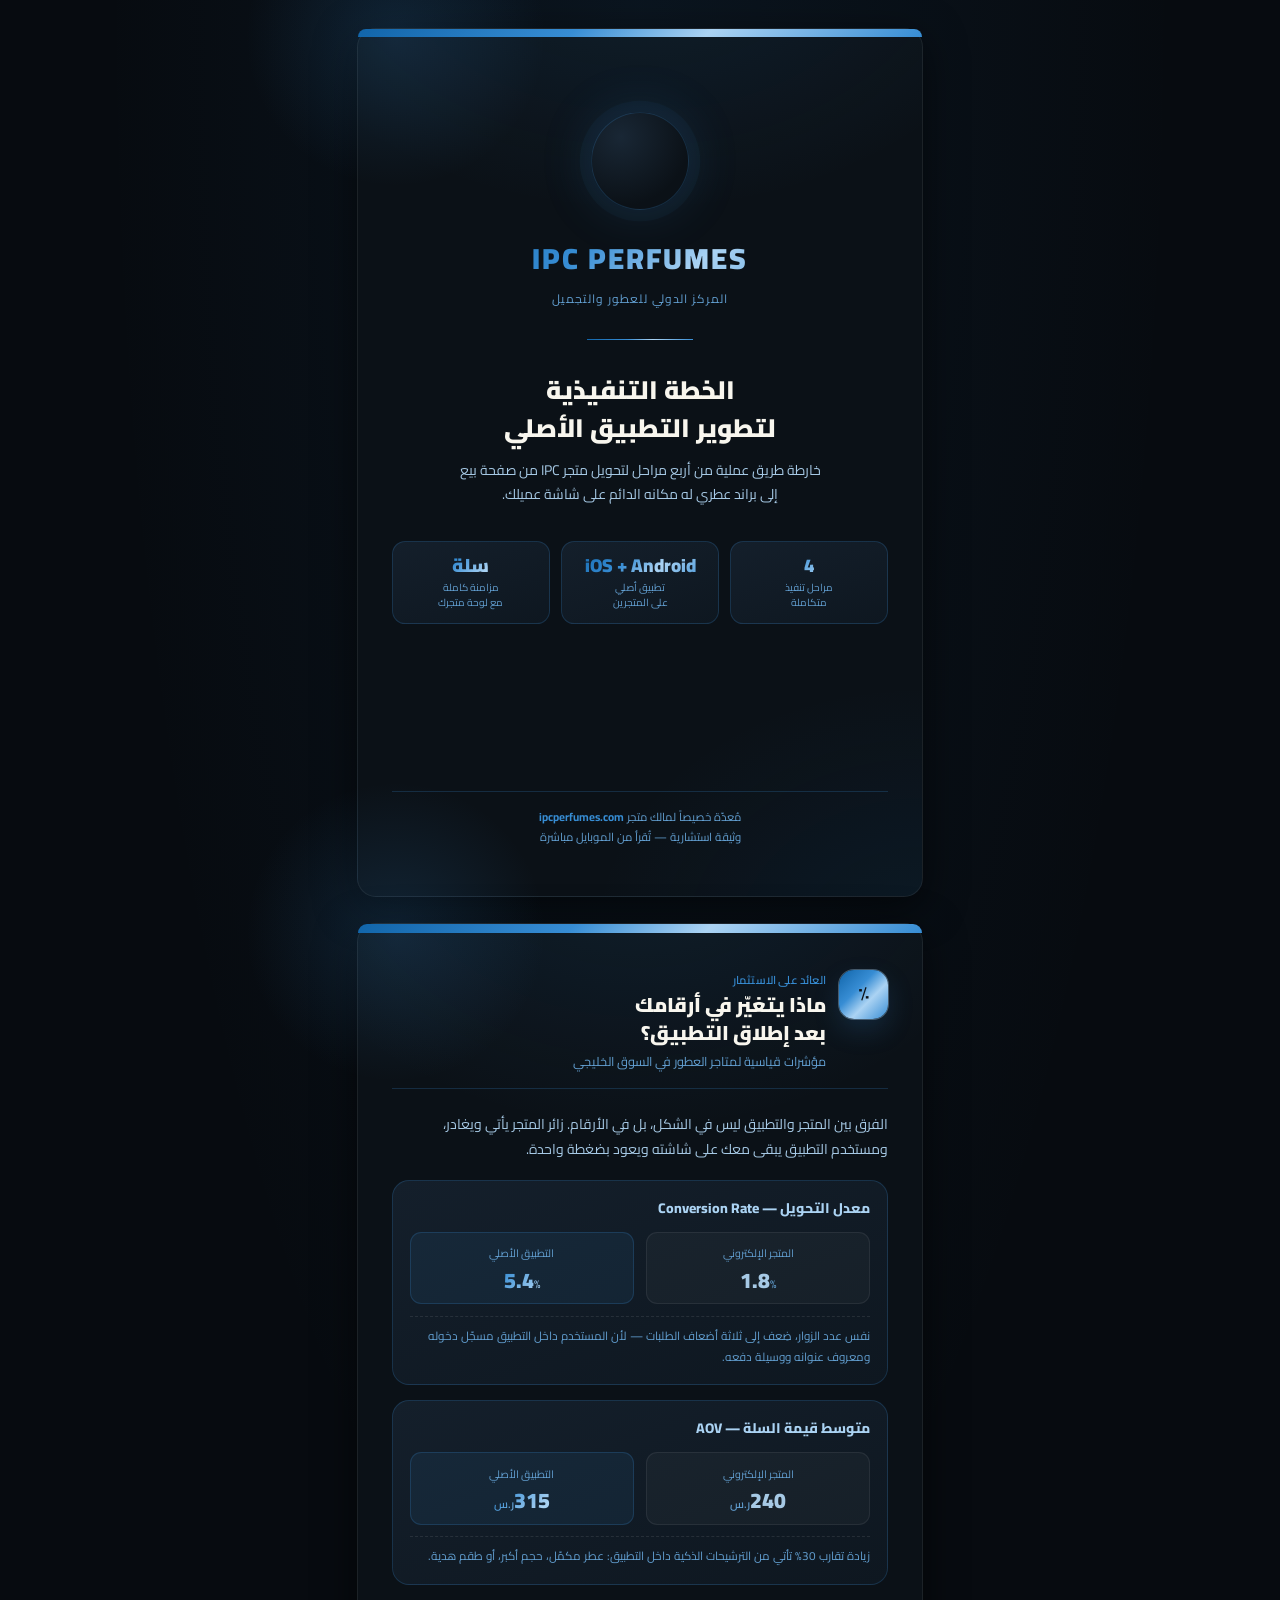
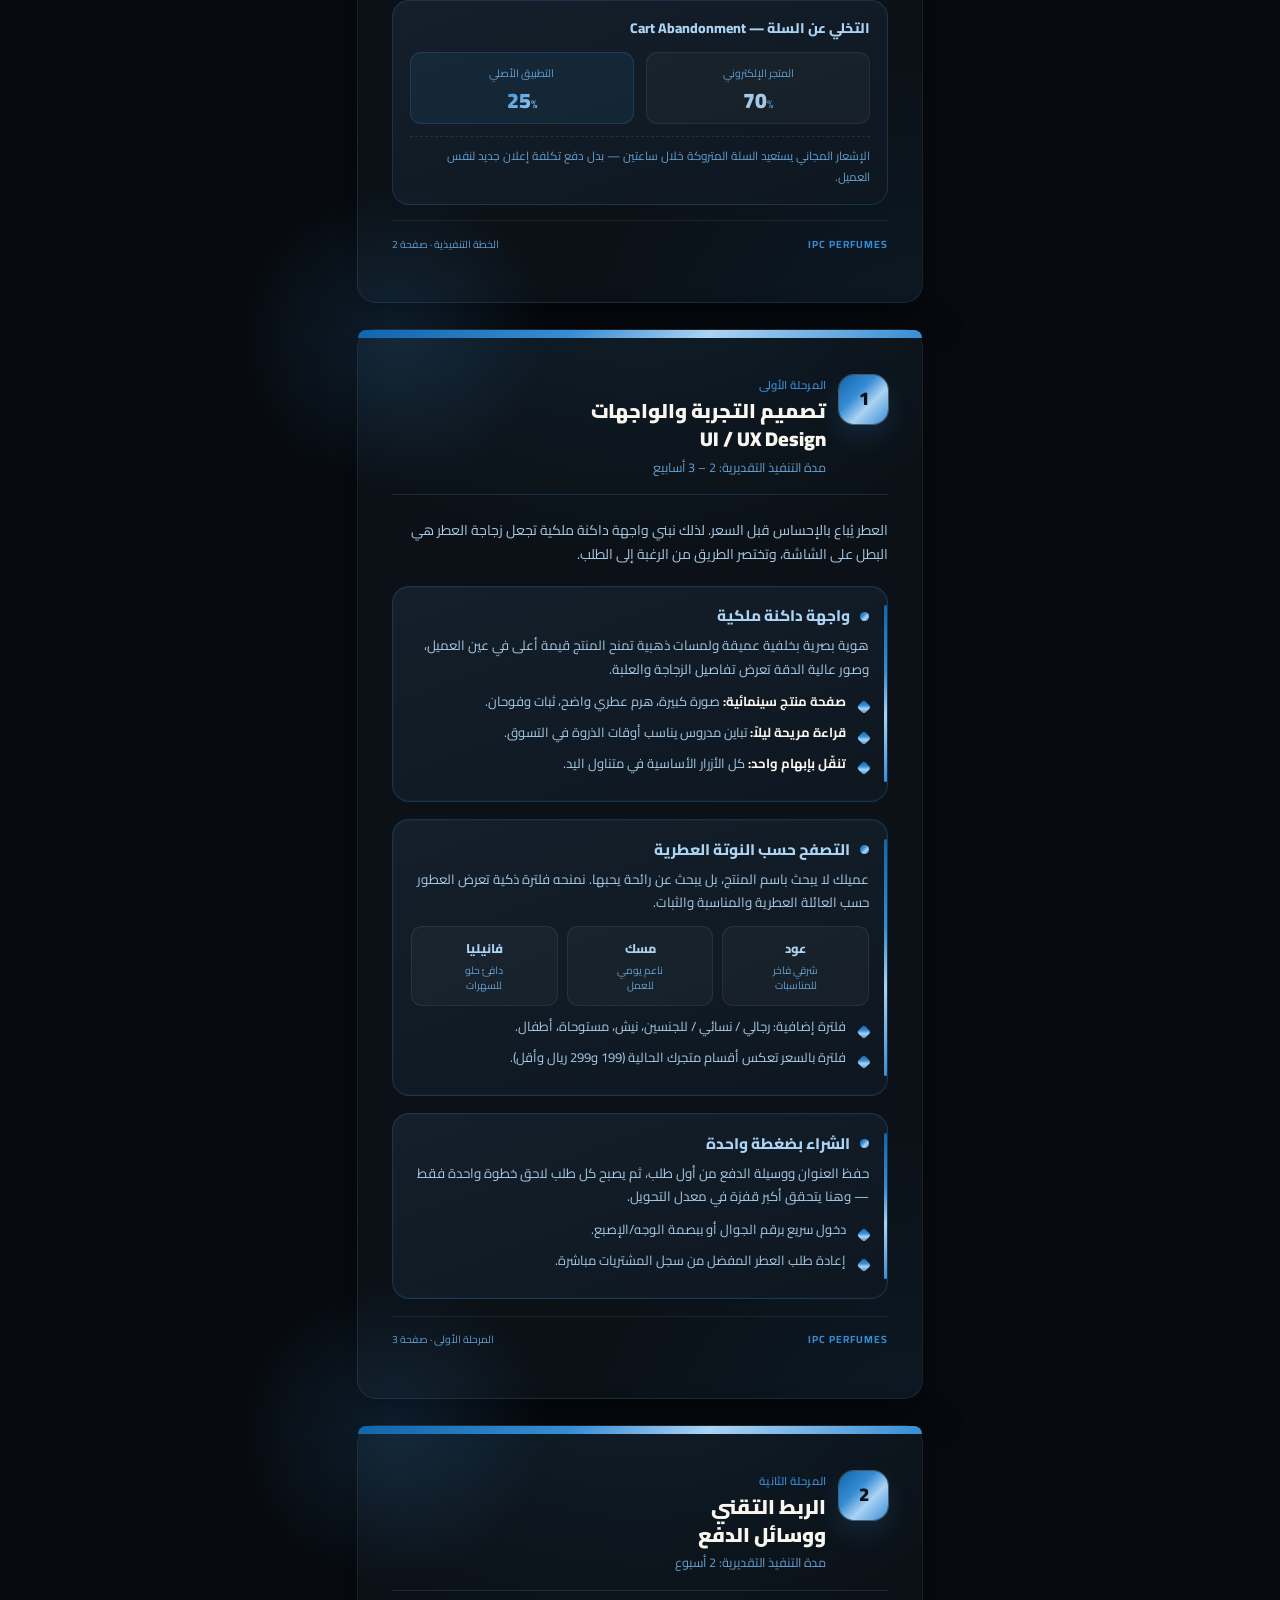
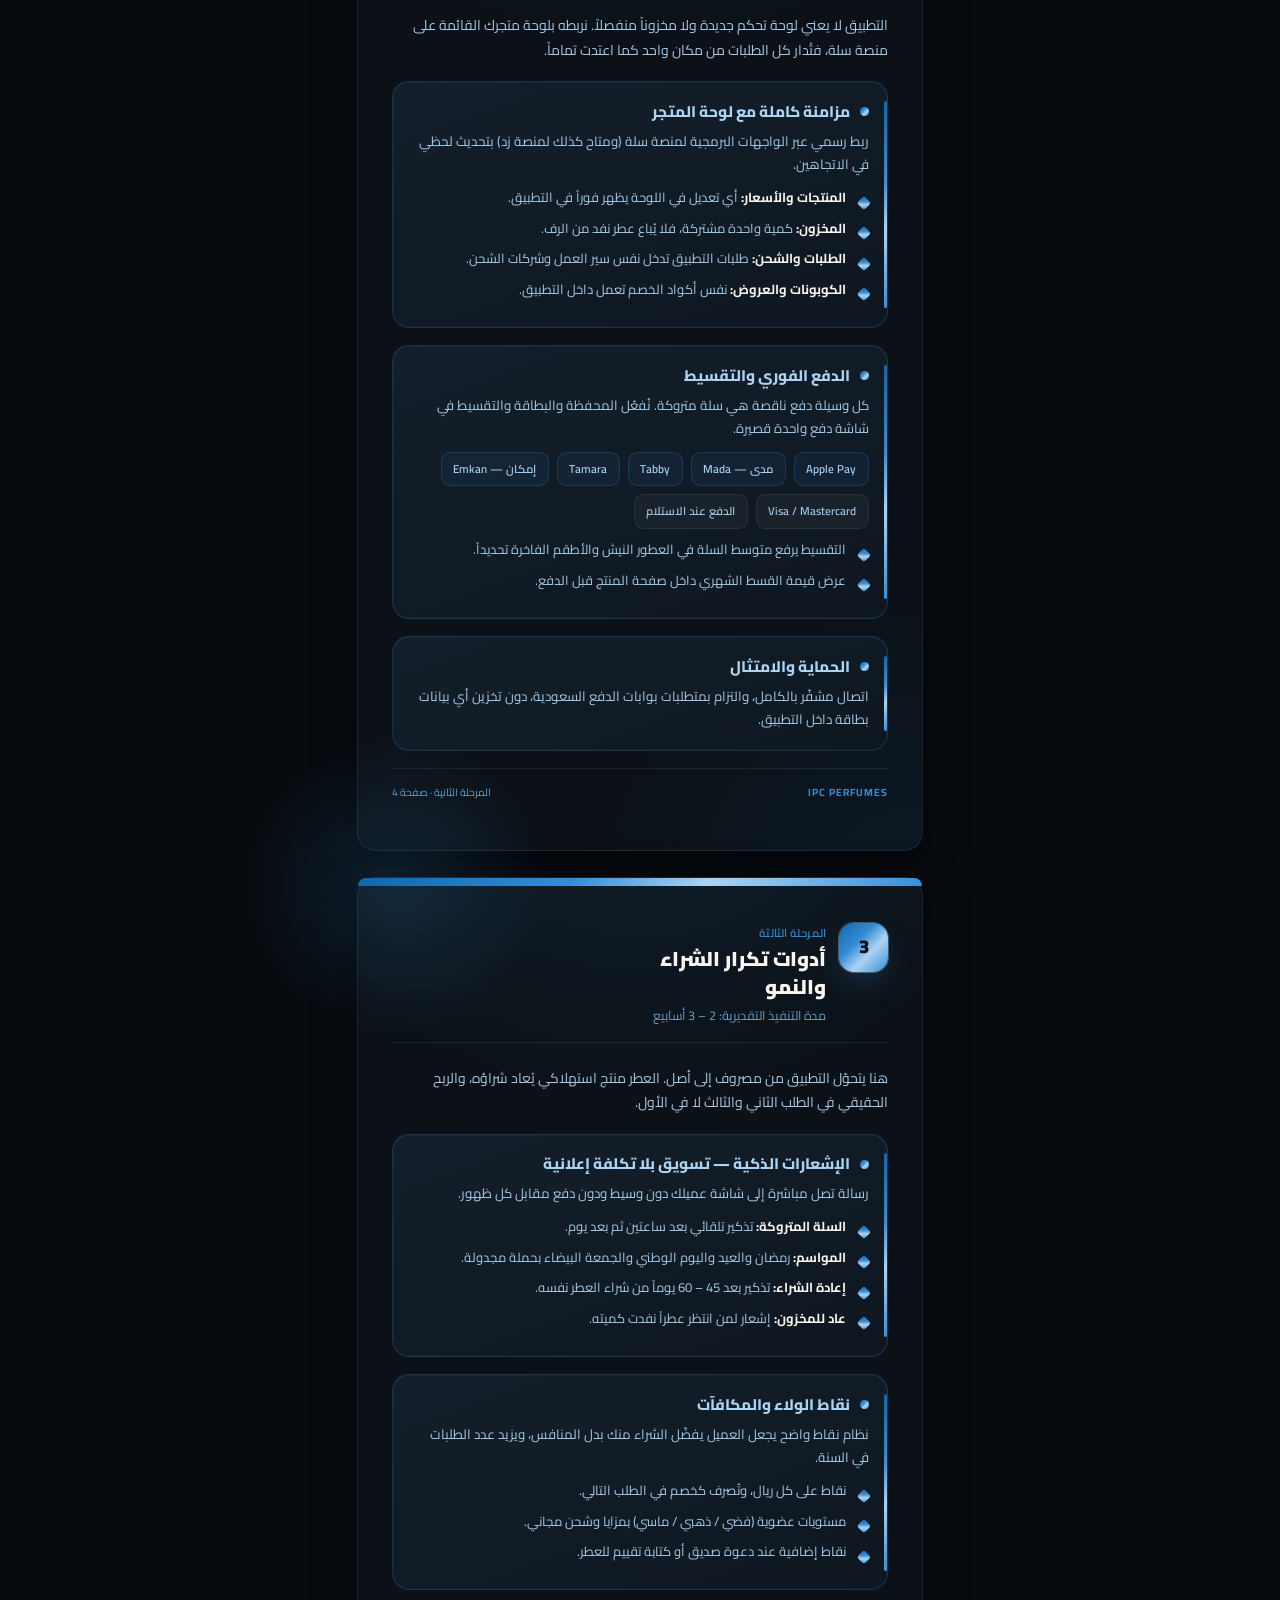
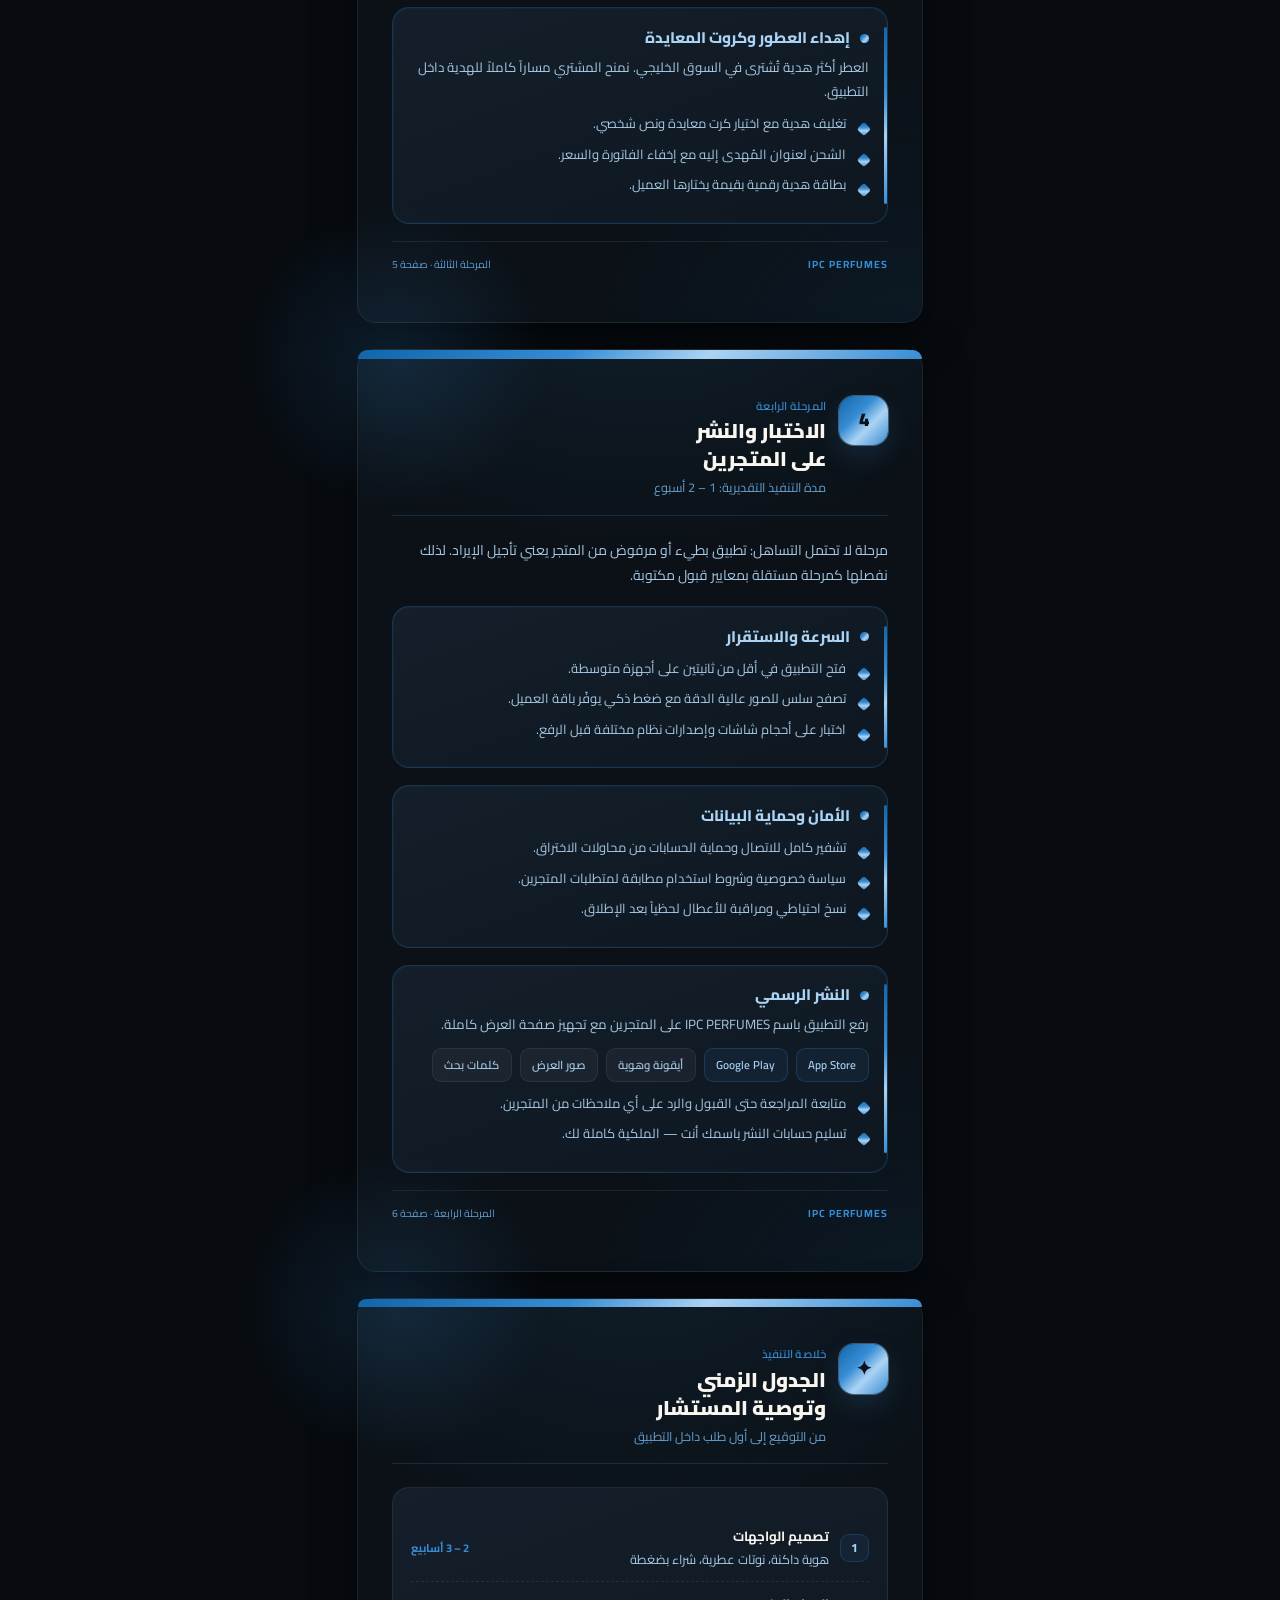
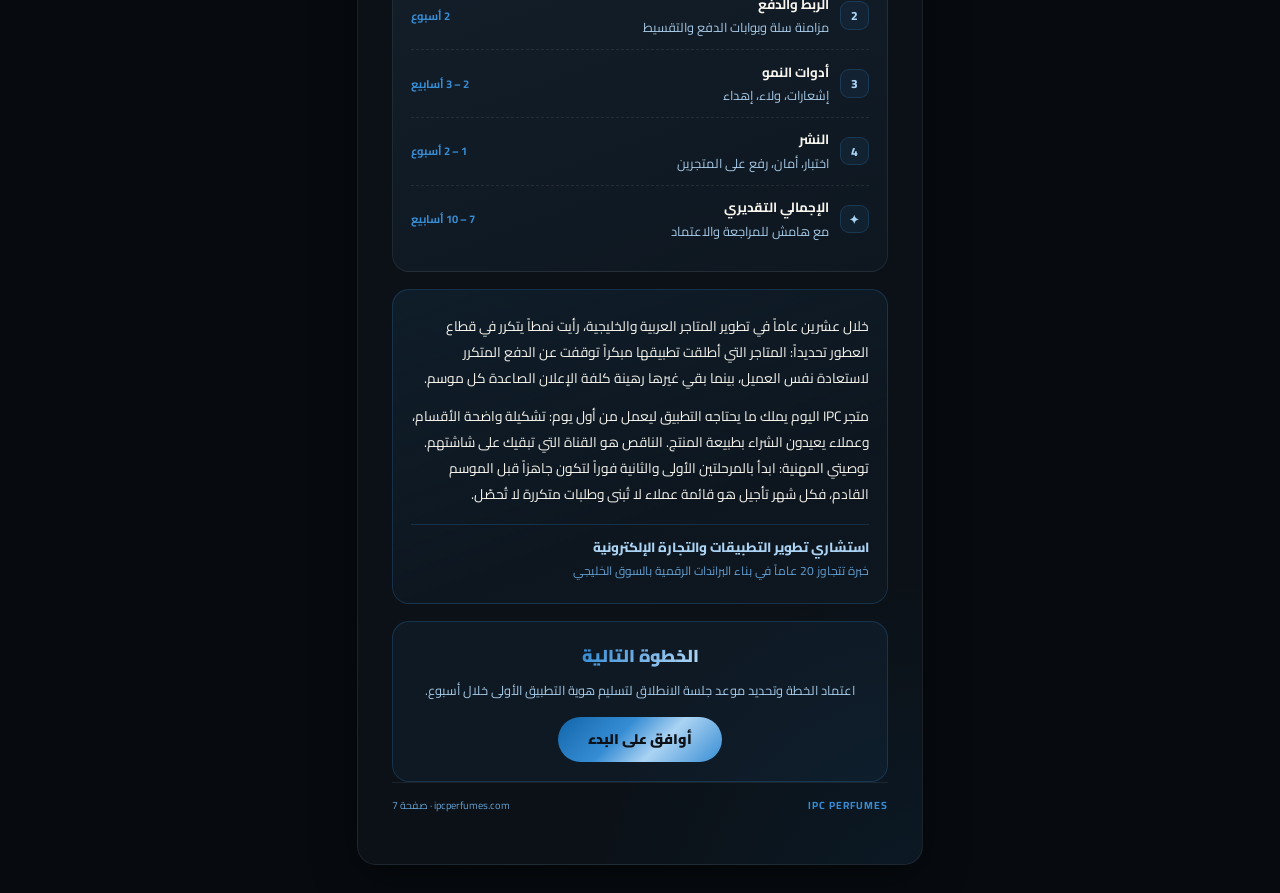
<file: templates/ipc.html>
<!DOCTYPE html>
<html lang="ar" dir="rtl">
<head>
<meta charset="UTF-8">
<meta name="viewport" content="width=device-width, initial-scale=1.0">
<title>IPC PERFUMES — الخطة التنفيذية لتطوير التطبيق الأصلي</title>
<link rel="preconnect" href="https://fonts.googleapis.com">
<link rel="preconnect" href="https://fonts.gstatic.com" crossorigin>
<link href="https://fonts.googleapis.com/css2?family=Cairo:wght@300;400;600;700;900&display=swap" rel="stylesheet">
<style>
/* ============================================================
   IPC PERFUMES — Executive App Development Plan
   Mobile-first PDF sheet : 130mm x 230mm
   Theme : Deep Obsidian + Royal Gold
   ============================================================ */

@page {
  size: 130mm 230mm;
  margin: 0;
}

:root{
  --obsidian:      #0B1117;
  --obsidian-2:    #111B26;
  --panel:         #141F2B;
  --panel-2:       #0E1720;
  --gold:          #378DD4;
  --gold-light:    #ABD3F3;
  --gold-deep:     #1165AA;
  --ink:           #F8F6EE;
  --ink-soft:      #A6C9E5;
  --ink-mute:      #629FD1;
  --line:          rgba(55,141,212,.22);
  --line-soft:     rgba(255,255,255,.07);
  --grad-gold:     linear-gradient(135deg, #1165AA 0%, #378DD4 38%, #ABD3F3 62%, #378DD4 100%);

  /* مقاسات مرنة — تُعاد ضبطها في وضع الطباعة إلى مقاس الـ PDF الثابت */
  --page-w: 130mm;
  --page-h: 230mm;
  --pad-x:  clamp(14px, 5vw, 9mm);
  --pad-y:  clamp(18px, 6vw, 12mm);
}

*{ box-sizing:border-box; margin:0; padding:0; }

html, body{
  background: var(--obsidian);
  color: var(--ink);
  font-family: 'Cairo', 'Segoe UI', 'Tahoma', sans-serif;
  font-size: 11.5pt;
  line-height: 1.75;
  -webkit-font-smoothing: antialiased;
  -webkit-print-color-adjust: exact !important;
  print-color-adjust: exact !important;
}

/* ---------- Page shell ---------- */
.page{
  position: relative;
  width: 100%;
  max-width: var(--page-w);
  min-height: var(--page-h);
  margin: 0 auto;
  padding: var(--pad-y) var(--pad-x) calc(var(--pad-y) + 1mm);
  background: var(--obsidian);
  background-image:
    radial-gradient(120% 55% at 50% -12%, rgba(55,141,212,.13) 0%, rgba(11,17,23,0) 60%),
    radial-gradient(90% 45% at 100% 105%, rgba(17,101,170,.10) 0%, rgba(11,17,23,0) 65%);
  overflow: hidden;
  page-break-after: always;
  break-after: page;
  display: flex;
  flex-direction: column;
}
.page:last-of-type{ page-break-after: auto; break-after: auto; }

/* هالة ذهبية خفيفة في زاوية الصفحة */
.page::before{
  content:"";
  position:absolute;
  top:-38mm; left:-30mm;
  width:80mm; height:80mm;
  background: radial-gradient(circle, rgba(55,141,212,.16) 0%, rgba(55,141,212,0) 70%);
  pointer-events:none;
}

/* خط ذهبي علوي رفيع */
.page::after{
  content:"";
  position:absolute;
  top:0; right:0; left:0;
  height:2.2mm;
  background: var(--grad-gold);
}

/* ---------- Typography ---------- */
.gold-text{
  background: var(--grad-gold);
  -webkit-background-clip: text;
  background-clip: text;
  color: transparent;
  -webkit-text-fill-color: transparent;
}

h1,h2,h3,h4{ line-height:1.4; font-weight:800; }

.page-head{
  display:flex;
  align-items:flex-start;
  gap:3.5mm;
  padding-bottom:4mm;
  border-bottom:1px solid var(--line);
  margin-bottom:6mm;
}
.phase-chip{
  flex:0 0 auto;
  width:13mm; height:13mm;
  border-radius:4mm;
  background: var(--grad-gold);
  color:#0B1117;
  display:flex; align-items:center; justify-content:center;
  font-weight:900; font-size:14pt;
  box-shadow: 0 0 0 1px rgba(171,211,243,.35), 0 3mm 7mm rgba(55,141,212,.18);
}
.page-head .titles{ flex:1; }
.page-head .kicker{
  font-size:8.5pt;
  font-weight:600;
  color: var(--gold);
  letter-spacing:.2px;
}
.page-head h2{
  font-size:15pt;
  font-weight:900;
  color: var(--ink);
  margin-top:.5mm;
}
.page-head .sub{
  font-size:9.5pt;
  color: var(--ink-mute);
  font-weight:400;
  margin-top:1mm;
}

.lede{
  font-size:10.5pt;
  color: var(--ink-soft);
  margin-bottom:5mm;
}

/* ---------- Cards ---------- */
.card{
  position:relative;
  background: linear-gradient(160deg, var(--panel) 0%, var(--panel-2) 100%);
  border:1px solid var(--line-soft);
  border-radius:4.5mm;
  padding:5mm 5mm 5mm 5mm;
  margin-bottom:4.5mm;
}
.card.accent{
  border-color: var(--line);
  box-shadow: inset 0 0 0 1px rgba(55,141,212,.06);
}
.card.accent::before{
  content:"";
  position:absolute;
  top:5mm; bottom:5mm; right:0;
  width:.9mm;
  border-radius:1mm;
  background: var(--grad-gold);
}
.card h3{
  font-size:11.5pt;
  font-weight:800;
  color: var(--gold-light);
  margin-bottom:2mm;
  display:flex; align-items:center; gap:2.5mm;
}
.card h3 .dot{
  width:2.4mm; height:2.4mm;
  border-radius:50%;
  background: var(--grad-gold);
  flex:0 0 auto;
}
.card p{
  font-size:10pt;
  color: var(--ink-soft);
}

/* ---------- Feature list ---------- */
.flist{ list-style:none; margin-top:2.5mm; }
.flist li{
  position:relative;
  padding-right:6mm;
  font-size:9.8pt;
  color: var(--ink-soft);
  margin-bottom:2.2mm;
  line-height:1.7;
}
.flist li::before{
  content:"";
  position:absolute;
  right:0; top:3.1mm;
  width:2.6mm; height:2.6mm;
  transform: rotate(45deg);
  background: var(--grad-gold);
  border-radius:.6mm;
}
.flist li b{ color: var(--ink); font-weight:700; }

/* ---------- Cover ---------- */
.cover{
  justify-content:space-between;
  text-align:center;
}
.cover-top{ padding-top:10mm; }
.brand-mark{
  width:26mm; height:26mm;
  margin:0 auto 6mm;
  border-radius:50%;
  display:flex; align-items:center; justify-content:center;
  background: radial-gradient(circle at 30% 25%, #192735 0%, #0B1117 70%);
  border:1px solid var(--line);
  box-shadow: 0 0 0 3mm rgba(55,141,212,.05), 0 0 14mm rgba(55,141,212,.18);
  font-size:15pt; font-weight:900;
  letter-spacing:.5px;
}
.brand-name{
  font-size:22pt;
  font-weight:900;
  letter-spacing:2px;
  margin-bottom:1mm;
}
.brand-tag{
  font-size:9pt;
  color: var(--ink-mute);
  letter-spacing:1px;
  margin-bottom:8mm;
}
.rule{
  width:28mm; height:1px;
  margin:0 auto 8mm;
  background: var(--grad-gold);
}
.cover h1{
  font-size:19pt;
  font-weight:900;
  line-height:1.5;
  margin-bottom:3mm;
}
.cover .cover-sub{
  font-size:10.5pt;
  color: var(--ink-soft);
  max-width:96mm;
  margin:0 auto;
}
.cover-stats{
  display:flex; gap:3mm;
  margin:9mm 0 6mm;
}
.cover-stats .st{
  flex:1;
  background: linear-gradient(160deg, var(--panel) 0%, var(--panel-2) 100%);
  border:1px solid var(--line);
  border-radius:3.5mm;
  padding:3.5mm 1.5mm;
}
.cover-stats .st .n{
  font-size:14pt; font-weight:900; line-height:1.2;
}
.cover-stats .st .l{
  font-size:7.6pt; color: var(--ink-mute); margin-top:1mm; line-height:1.4;
}
.cover-foot{
  border-top:1px solid var(--line);
  padding-top:4mm;
  font-size:8.6pt;
  color: var(--ink-mute);
}
.cover-foot b{ color: var(--gold); font-weight:700; }

/* ---------- ROI ---------- */
.roi{
  background: linear-gradient(160deg, var(--panel) 0%, var(--panel-2) 100%);
  border:1px solid var(--line);
  border-radius:4.5mm;
  padding:4mm 4.5mm 4.5mm;
  margin-bottom:4mm;
}
.roi .metric{
  font-size:10.5pt;
  font-weight:800;
  color: var(--gold-light);
  margin-bottom:3mm;
}
.roi .vs{
  display:flex;
  align-items:stretch;
  gap:3mm;
}
.roi .col{
  flex:1;
  background: rgba(255,255,255,.03);
  border:1px solid var(--line-soft);
  border-radius:3mm;
  padding:3mm 2mm;
  text-align:center;
}
.roi .col.app{
  background: rgba(55,141,212,.09);
  border-color: var(--line);
}
.roi .col .lab{
  font-size:8pt; color: var(--ink-mute); margin-bottom:1.5mm;
}
.roi .col .val{
  font-size:16pt; font-weight:900; color: var(--ink-soft); line-height:1.1;
}
.roi .col.app .val{
  background: var(--grad-gold);
  -webkit-background-clip:text; background-clip:text;
  color:transparent; -webkit-text-fill-color:transparent;
}
.roi .col .unit{ font-size:8.5pt; font-weight:600; color: var(--ink-mute); }
.roi .note{
  font-size:8.8pt;
  color: var(--ink-mute);
  margin-top:3mm;
  padding-top:2.5mm;
  border-top:1px dashed rgba(255,255,255,.09);
}

/* ---------- Payment / feature badges ---------- */
.badges{
  display:flex; flex-wrap:wrap; gap:2.2mm;
  margin-top:3mm;
}
.badge{
  font-size:8.6pt;
  font-weight:600;
  color: var(--gold-light);
  background: rgba(55,141,212,.08);
  border:1px solid var(--line);
  border-radius:2.5mm;
  padding:1.6mm 3mm;
  white-space:nowrap;
}
.badge.plain{
  color: var(--ink-soft);
  background: rgba(255,255,255,.04);
  border-color: var(--line-soft);
}

/* ---------- Notes (fragrance families) ---------- */
.notes{
  display:flex; gap:2.5mm; margin-top:3mm;
}
.notes .n{
  flex:1;
  text-align:center;
  border:1px solid var(--line-soft);
  border-radius:3mm;
  padding:3mm 1mm;
  background: rgba(255,255,255,.03);
}
.notes .n .ttl{ font-size:9.5pt; font-weight:800; color: var(--gold-light); }
.notes .n .ds{ font-size:7.8pt; color: var(--ink-mute); margin-top:.8mm; line-height:1.45; }

/* ---------- Timeline ---------- */
.timeline{ margin-top:2mm; }
.tl-row{
  display:flex; align-items:center; gap:3mm;
  padding:2.8mm 0;
  border-bottom:1px dashed rgba(255,255,255,.08);
}
.tl-row:last-child{ border-bottom:none; }
.tl-row .num{
  flex:0 0 auto;
  width:7.5mm; height:7.5mm;
  border-radius:2.4mm;
  border:1px solid var(--line);
  background: rgba(55,141,212,.08);
  display:flex; align-items:center; justify-content:center;
  font-size:9pt; font-weight:800; color: var(--gold-light);
}
.tl-row .txt{ flex:1; font-size:9.6pt; color: var(--ink-soft); }
.tl-row .txt b{ color: var(--ink); display:block; font-size:10pt; }
.tl-row .dur{
  font-size:8.4pt; font-weight:700; color: var(--gold);
  white-space:nowrap;
}

/* ---------- Quote / closing ---------- */
.quote{
  position:relative;
  background: linear-gradient(160deg, rgba(55,141,212,.10) 0%, rgba(14,23,32,.9) 70%);
  border:1px solid var(--line);
  border-radius:4.5mm;
  padding:6mm 5mm;
  margin-bottom:4.5mm;
}
.quote p{
  font-size:10.3pt;
  color: var(--ink);
  line-height:1.9;
}
.quote p + p{ margin-top:3mm; }
.quote .sig{
  margin-top:4.5mm;
  padding-top:3mm;
  border-top:1px solid var(--line);
  font-size:9pt;
  color: var(--ink-mute);
}
.quote .sig b{ color: var(--gold-light); font-weight:800; display:block; font-size:10pt; }

.cta{
  text-align:center;
  border:1px solid var(--line);
  border-radius:4.5mm;
  padding:5mm 4mm;
  background: rgba(55,141,212,.07);
}
.cta .big{
  font-size:13pt; font-weight:900; margin-bottom:2mm;
}
.cta p{ font-size:9.6pt; color: var(--ink-soft); }
.cta .btn{
  display:inline-block;
  margin-top:4mm;
  background: var(--grad-gold);
  color:#0B1117;
  font-weight:900; font-size:10.5pt;
  padding:2.8mm 8mm;
  border-radius:20mm;
}

/* ---------- Footer ---------- */
.foot{
  margin-top:auto;
  padding-top:3.5mm;
  border-top:1px solid var(--line-soft);
  display:flex; justify-content:space-between; align-items:center;
  font-size:7.8pt;
  color: var(--ink-mute);
}
.foot .b{ color: var(--gold); font-weight:700; letter-spacing:1px; }

/* ============================================================
   وضع الشاشة — عرض مريح على الموبايل والديسكتوب
   ============================================================ */
@media screen{
  body{
    padding: clamp(10px, 4vw, 28px) clamp(8px, 3vw, 20px);
    background:
      radial-gradient(70% 40% at 50% 0%, rgba(55,141,212,.08) 0%, rgba(7,11,16,0) 60%),
      #070B10;
  }
  .page{
    height: auto;
    overflow: visible;
    border: 1px solid var(--line-soft);
    border-radius: 5mm;
    box-shadow: 0 10px 40px rgba(0,0,0,.55);
    margin-bottom: clamp(14px, 4vw, 26px);
  }
  .page::after{ border-radius: 5mm 5mm 0 0; }
  .page:last-of-type{ margin-bottom:0; }
}

/* شاشات ضيقة جداً — منع أي تزاحم أفقي */
@media screen and (max-width: 360px){
  html, body{ font-size: 10.8pt; }
  .cover-stats{ flex-wrap: wrap; }
  .cover-stats .st{ flex: 1 1 40%; }
  .notes{ flex-wrap: wrap; }
  .notes .n{ flex: 1 1 28%; }
  .tl-row{ flex-wrap: wrap; }
  .tl-row .dur{ margin-right: 10.5mm; }
  .brand-name{ font-size: 19pt; letter-spacing: 1px; }
  .cover h1{ font-size: 17pt; }
}

/* شاشات واسعة — تكبير خفيف للقراءة على الديسكتوب */
@media screen and (min-width: 900px){
  :root{ --page-w: 150mm; }
  html, body{ font-size: 12.5pt; }
}

/* ============================================================
   وضع الطباعة — مقاس الـ PDF الثابت 130 × 230 مم
   ============================================================ */
@media print{
  :root{
    --page-w: 130mm;
    --page-h: 230mm;
    --pad-x: 9mm;
    --pad-y: 12mm;
  }
  html, body{
    background: var(--obsidian);
    font-size: 11.5pt;
  }
  body{ padding:0; }
  .page{
    width: 130mm;
    max-width: 130mm;
    height: 230mm;
    min-height: 230mm;
    margin: 0;
    border: none;
    border-radius: 0;
    box-shadow: none;
    overflow: hidden;
    page-break-after: always;
    break-after: page;
  }
  .page::after{ border-radius:0; }
  .page:last-of-type{ page-break-after: auto; break-after: auto; }
  .card, .roi, .quote, .cta, .tl-row{
    page-break-inside: avoid;
    break-inside: avoid;
  }
}
</style>
</head>
<body>

<!-- ============================ الغلاف ============================ -->
<section class="page cover">
  <div class="cover-top">
    <div class="brand-mark gold-text">IPC</div>
    <div class="brand-name gold-text">IPC PERFUMES</div>
    <div class="brand-tag">المركز الدولي للعطور والتجميل</div>
    <div class="rule"></div>
    <h1>الخطة التنفيذية<br>لتطوير التطبيق الأصلي</h1>
    <p class="cover-sub">
      خارطة طريق عملية من أربع مراحل لتحويل متجر IPC من صفحة بيع إلى
      براند عطري له مكانه الدائم على شاشة عميلك.
    </p>

    <div class="cover-stats">
      <div class="st">
        <div class="n gold-text">4</div>
        <div class="l">مراحل تنفيذ<br>متكاملة</div>
      </div>
      <div class="st">
        <div class="n gold-text">iOS + Android</div>
        <div class="l">تطبيق أصلي<br>على المتجرين</div>
      </div>
      <div class="st">
        <div class="n gold-text">سلة</div>
        <div class="l">مزامنة كاملة<br>مع لوحة متجرك</div>
      </div>
    </div>
  </div>

  <div class="cover-foot">
    مُعدّة خصيصاً لمالك متجر <b>ipcperfumes.com</b><br>
    وثيقة استشارية — تُقرأ من الموبايل مباشرة
  </div>
</section>

<!-- ============================ لماذا التطبيق؟ + ROI ============================ -->
<section class="page">
  <div class="page-head">
    <div class="phase-chip">٪</div>
    <div class="titles">
      <div class="kicker">العائد على الاستثمار</div>
      <h2>ماذا يتغيّر في أرقامك<br>بعد إطلاق التطبيق؟</h2>
      <div class="sub">مؤشرات قياسية لمتاجر العطور في السوق الخليجي</div>
    </div>
  </div>

  <p class="lede">
    الفرق بين المتجر والتطبيق ليس في الشكل، بل في الأرقام. زائر المتجر يأتي ويغادر،
    ومستخدم التطبيق يبقى معك على شاشته ويعود بضغطة واحدة.
  </p>

  <div class="roi">
    <div class="metric">معدل التحويل — Conversion Rate</div>
    <div class="vs">
      <div class="col">
        <div class="lab">المتجر الإلكتروني</div>
        <div class="val">1.8<span class="unit">%</span></div>
      </div>
      <div class="col app">
        <div class="lab">التطبيق الأصلي</div>
        <div class="val">5.4<span class="unit">%</span></div>
      </div>
    </div>
    <div class="note">نفس عدد الزوار، ضِعف إلى ثلاثة أضعاف الطلبات — لأن المستخدم داخل التطبيق مسجّل دخوله ومعروف عنوانه ووسيلة دفعه.</div>
  </div>

  <div class="roi">
    <div class="metric">متوسط قيمة السلة — AOV</div>
    <div class="vs">
      <div class="col">
        <div class="lab">المتجر الإلكتروني</div>
        <div class="val">240<span class="unit">ر.س</span></div>
      </div>
      <div class="col app">
        <div class="lab">التطبيق الأصلي</div>
        <div class="val">315<span class="unit">ر.س</span></div>
      </div>
    </div>
    <div class="note">زيادة تقارب 30% تأتي من الترشيحات الذكية داخل التطبيق: عطر مكمّل، حجم أكبر، أو طقم هدية.</div>
  </div>

  <div class="roi">
    <div class="metric">التخلي عن السلة — Cart Abandonment</div>
    <div class="vs">
      <div class="col">
        <div class="lab">المتجر الإلكتروني</div>
        <div class="val">70<span class="unit">%</span></div>
      </div>
      <div class="col app">
        <div class="lab">التطبيق الأصلي</div>
        <div class="val">25<span class="unit">%</span></div>
      </div>
    </div>
    <div class="note">الإشعار المجاني يستعيد السلة المتروكة خلال ساعتين — بدل دفع تكلفة إعلان جديد لنفس العميل.</div>
  </div>

  <div class="foot">
    <span class="b">IPC PERFUMES</span>
    <span>الخطة التنفيذية · صفحة 2</span>
  </div>
</section>

<!-- ============================ المرحلة الأولى ============================ -->
<section class="page">
  <div class="page-head">
    <div class="phase-chip">1</div>
    <div class="titles">
      <div class="kicker">المرحلة الأولى</div>
      <h2>تصميم التجربة والواجهات<br>UI / UX Design</h2>
      <div class="sub">مدة التنفيذ التقديرية: 2 – 3 أسابيع</div>
    </div>
  </div>

  <p class="lede">
    العطر يُباع بالإحساس قبل السعر. لذلك نبني واجهة داكنة ملكية تجعل زجاجة العطر
    هي البطل على الشاشة، وتختصر الطريق من الرغبة إلى الطلب.
  </p>

  <div class="card accent">
    <h3><span class="dot"></span>واجهة داكنة ملكية</h3>
    <p>هوية بصرية بخلفية عميقة ولمسات ذهبية تمنح المنتج قيمة أعلى في عين العميل، وصور عالية الدقة تعرض تفاصيل الزجاجة والعلبة.</p>
    <ul class="flist">
      <li><b>صفحة منتج سينمائية:</b> صورة كبيرة، هرم عطري واضح، ثبات وفوحان.</li>
      <li><b>قراءة مريحة ليلاً:</b> تباين مدروس يناسب أوقات الذروة في التسوق.</li>
      <li><b>تنقّل بإبهام واحد:</b> كل الأزرار الأساسية في متناول اليد.</li>
    </ul>
  </div>

  <div class="card accent">
    <h3><span class="dot"></span>التصفح حسب النوتة العطرية</h3>
    <p>عميلك لا يبحث باسم المنتج، بل يبحث عن رائحة يحبها. نمنحه فلترة ذكية تعرض العطور حسب العائلة العطرية والمناسبة والثبات.</p>
    <div class="notes">
      <div class="n"><div class="ttl">عود</div><div class="ds">شرقي فاخر<br>للمناسبات</div></div>
      <div class="n"><div class="ttl">مسك</div><div class="ds">ناعم يومي<br>للعمل</div></div>
      <div class="n"><div class="ttl">فانيليا</div><div class="ds">دافئ حلو<br>للسهرات</div></div>
    </div>
    <ul class="flist">
      <li>فلترة إضافية: رجالي / نسائي / للجنسين، نيش، مستوحاة، أطفال.</li>
      <li>فلترة بالسعر تعكس أقسام متجرك الحالية (199 و299 ريال وأقل).</li>
    </ul>
  </div>

  <div class="card accent">
    <h3><span class="dot"></span>الشراء بضغطة واحدة</h3>
    <p>حفظ العنوان ووسيلة الدفع من أول طلب، ثم يصبح كل طلب لاحق خطوة واحدة فقط — وهنا يتحقق أكبر قفزة في معدل التحويل.</p>
    <ul class="flist">
      <li>دخول سريع برقم الجوال أو ببصمة الوجه/الإصبع.</li>
      <li>إعادة طلب العطر المفضل من سجل المشتريات مباشرة.</li>
    </ul>
  </div>

  <div class="foot">
    <span class="b">IPC PERFUMES</span>
    <span>المرحلة الأولى · صفحة 3</span>
  </div>
</section>

<!-- ============================ المرحلة الثانية ============================ -->
<section class="page">
  <div class="page-head">
    <div class="phase-chip">2</div>
    <div class="titles">
      <div class="kicker">المرحلة الثانية</div>
      <h2>الربط التقني<br>ووسائل الدفع</h2>
      <div class="sub">مدة التنفيذ التقديرية: 2 أسبوع</div>
    </div>
  </div>

  <p class="lede">
    التطبيق لا يعني لوحة تحكم جديدة ولا مخزوناً منفصلاً. نربطه بلوحة متجرك القائمة
    على منصة سلة، فتُدار كل الطلبات من مكان واحد كما اعتدت تماماً.
  </p>

  <div class="card accent">
    <h3><span class="dot"></span>مزامنة كاملة مع لوحة المتجر</h3>
    <p>ربط رسمي عبر الواجهات البرمجية لمنصة سلة (ومتاح كذلك لمنصة زد) بتحديث لحظي في الاتجاهين.</p>
    <ul class="flist">
      <li><b>المنتجات والأسعار:</b> أي تعديل في اللوحة يظهر فوراً في التطبيق.</li>
      <li><b>المخزون:</b> كمية واحدة مشتركة، فلا يُباع عطر نفد من الرف.</li>
      <li><b>الطلبات والشحن:</b> طلبات التطبيق تدخل نفس سير العمل وشركات الشحن.</li>
      <li><b>الكوبونات والعروض:</b> نفس أكواد الخصم تعمل داخل التطبيق.</li>
    </ul>
  </div>

  <div class="card accent">
    <h3><span class="dot"></span>الدفع الفوري والتقسيط</h3>
    <p>كل وسيلة دفع ناقصة هي سلة متروكة. نُفعّل المحفظة والبطاقة والتقسيط في شاشة دفع واحدة قصيرة.</p>
    <div class="badges">
      <span class="badge">Apple&nbsp;Pay</span>
      <span class="badge">مدى — Mada</span>
      <span class="badge">Tabby</span>
      <span class="badge">Tamara</span>
      <span class="badge">إمكان — Emkan</span>
      <span class="badge plain">Visa / Mastercard</span>
      <span class="badge plain">الدفع عند الاستلام</span>
    </div>
    <ul class="flist">
      <li>التقسيط يرفع متوسط السلة في العطور النيش والأطقم الفاخرة تحديداً.</li>
      <li>عرض قيمة القسط الشهري داخل صفحة المنتج قبل الدفع.</li>
    </ul>
  </div>

  <div class="card accent">
    <h3><span class="dot"></span>الحماية والامتثال</h3>
    <p>اتصال مشفّر بالكامل، والتزام بمتطلبات بوابات الدفع السعودية، دون تخزين أي بيانات بطاقة داخل التطبيق.</p>
  </div>

  <div class="foot">
    <span class="b">IPC PERFUMES</span>
    <span>المرحلة الثانية · صفحة 4</span>
  </div>
</section>

<!-- ============================ المرحلة الثالثة ============================ -->
<section class="page">
  <div class="page-head">
    <div class="phase-chip">3</div>
    <div class="titles">
      <div class="kicker">المرحلة الثالثة</div>
      <h2>أدوات تكرار الشراء<br>والنمو</h2>
      <div class="sub">مدة التنفيذ التقديرية: 2 – 3 أسابيع</div>
    </div>
  </div>

  <p class="lede">
    هنا يتحوّل التطبيق من مصروف إلى أصل. العطر منتج استهلاكي يُعاد شراؤه،
    والربح الحقيقي في الطلب الثاني والثالث لا في الأول.
  </p>

  <div class="card accent">
    <h3><span class="dot"></span>الإشعارات الذكية — تسويق بلا تكلفة إعلانية</h3>
    <p>رسالة تصل مباشرة إلى شاشة عميلك دون وسيط ودون دفع مقابل كل ظهور.</p>
    <ul class="flist">
      <li><b>السلة المتروكة:</b> تذكير تلقائي بعد ساعتين ثم بعد يوم.</li>
      <li><b>المواسم:</b> رمضان والعيد واليوم الوطني والجمعة البيضاء بحملة مجدولة.</li>
      <li><b>إعادة الشراء:</b> تذكير بعد 45 – 60 يوماً من شراء العطر نفسه.</li>
      <li><b>عاد للمخزون:</b> إشعار لمن انتظر عطراً نفدت كميته.</li>
    </ul>
  </div>

  <div class="card accent">
    <h3><span class="dot"></span>نقاط الولاء والمكافآت</h3>
    <p>نظام نقاط واضح يجعل العميل يفضّل الشراء منك بدل المنافس، ويزيد عدد الطلبات في السنة.</p>
    <ul class="flist">
      <li>نقاط على كل ريال، وتُصرف كخصم في الطلب التالي.</li>
      <li>مستويات عضوية (فضي / ذهبي / ماسي) بمزايا وشحن مجاني.</li>
      <li>نقاط إضافية عند دعوة صديق أو كتابة تقييم للعطر.</li>
    </ul>
  </div>

  <div class="card accent">
    <h3><span class="dot"></span>إهداء العطور وكروت المعايدة</h3>
    <p>العطر أكثر هدية تُشترى في السوق الخليجي. نمنح المشتري مساراً كاملاً للهدية داخل التطبيق.</p>
    <ul class="flist">
      <li>تغليف هدية مع اختيار كرت معايدة ونص شخصي.</li>
      <li>الشحن لعنوان المُهدى إليه مع إخفاء الفاتورة والسعر.</li>
      <li>بطاقة هدية رقمية بقيمة يختارها العميل.</li>
    </ul>
  </div>

  <div class="foot">
    <span class="b">IPC PERFUMES</span>
    <span>المرحلة الثالثة · صفحة 5</span>
  </div>
</section>

<!-- ============================ المرحلة الرابعة ============================ -->
<section class="page">
  <div class="page-head">
    <div class="phase-chip">4</div>
    <div class="titles">
      <div class="kicker">المرحلة الرابعة</div>
      <h2>الاختبار والنشر<br>على المتجرين</h2>
      <div class="sub">مدة التنفيذ التقديرية: 1 – 2 أسبوع</div>
    </div>
  </div>

  <p class="lede">
    مرحلة لا تحتمل التساهل: تطبيق بطيء أو مرفوض من المتجر يعني تأجيل الإيراد.
    لذلك نفصلها كمرحلة مستقلة بمعايير قبول مكتوبة.
  </p>

  <div class="card accent">
    <h3><span class="dot"></span>السرعة والاستقرار</h3>
    <ul class="flist">
      <li>فتح التطبيق في أقل من ثانيتين على أجهزة متوسطة.</li>
      <li>تصفح سلس للصور عالية الدقة مع ضغط ذكي يوفّر باقة العميل.</li>
      <li>اختبار على أحجام شاشات وإصدارات نظام مختلفة قبل الرفع.</li>
    </ul>
  </div>

  <div class="card accent">
    <h3><span class="dot"></span>الأمان وحماية البيانات</h3>
    <ul class="flist">
      <li>تشفير كامل للاتصال وحماية الحسابات من محاولات الاختراق.</li>
      <li>سياسة خصوصية وشروط استخدام مطابقة لمتطلبات المتجرين.</li>
      <li>نسخ احتياطي ومراقبة للأعطال لحظياً بعد الإطلاق.</li>
    </ul>
  </div>

  <div class="card accent">
    <h3><span class="dot"></span>النشر الرسمي</h3>
    <p>رفع التطبيق باسم IPC PERFUMES على المتجرين مع تجهيز صفحة العرض كاملة.</p>
    <div class="badges">
      <span class="badge">App&nbsp;Store</span>
      <span class="badge">Google&nbsp;Play</span>
      <span class="badge plain">أيقونة وهوية</span>
      <span class="badge plain">صور العرض</span>
      <span class="badge plain">كلمات بحث</span>
    </div>
    <ul class="flist">
      <li>متابعة المراجعة حتى القبول والرد على أي ملاحظات من المتجرين.</li>
      <li>تسليم حسابات النشر باسمك أنت — الملكية كاملة لك.</li>
    </ul>
  </div>

  <div class="foot">
    <span class="b">IPC PERFUMES</span>
    <span>المرحلة الرابعة · صفحة 6</span>
  </div>
</section>

<!-- ============================ الجدول الزمني والخاتمة ============================ -->
<section class="page">
  <div class="page-head">
    <div class="phase-chip">✦</div>
    <div class="titles">
      <div class="kicker">خلاصة التنفيذ</div>
      <h2>الجدول الزمني<br>وتوصية المستشار</h2>
      <div class="sub">من التوقيع إلى أول طلب داخل التطبيق</div>
    </div>
  </div>

  <div class="card">
    <div class="timeline">
      <div class="tl-row">
        <div class="num">1</div>
        <div class="txt"><b>تصميم الواجهات</b>هوية داكنة، نوتات عطرية، شراء بضغطة</div>
        <div class="dur">2 – 3 أسابيع</div>
      </div>
      <div class="tl-row">
        <div class="num">2</div>
        <div class="txt"><b>الربط والدفع</b>مزامنة سلة وبوابات الدفع والتقسيط</div>
        <div class="dur">2 أسبوع</div>
      </div>
      <div class="tl-row">
        <div class="num">3</div>
        <div class="txt"><b>أدوات النمو</b>إشعارات، ولاء، إهداء</div>
        <div class="dur">2 – 3 أسابيع</div>
      </div>
      <div class="tl-row">
        <div class="num">4</div>
        <div class="txt"><b>النشر</b>اختبار، أمان، رفع على المتجرين</div>
        <div class="dur">1 – 2 أسبوع</div>
      </div>
      <div class="tl-row">
        <div class="num">✦</div>
        <div class="txt"><b>الإجمالي التقديري</b>مع هامش للمراجعة والاعتماد</div>
        <div class="dur">7 – 10 أسابيع</div>
      </div>
    </div>
  </div>

  <div class="quote">
    <p>
      خلال عشرين عاماً في تطوير المتاجر العربية والخليجية، رأيت نمطاً يتكرر في قطاع
      العطور تحديداً: المتاجر التي أطلقت تطبيقها مبكراً توقفت عن الدفع المتكرر
      لاستعادة نفس العميل، بينما بقي غيرها رهينة كلفة الإعلان الصاعدة كل موسم.
    </p>
    <p>
      متجر IPC اليوم يملك ما يحتاجه التطبيق ليعمل من أول يوم: تشكيلة واضحة الأقسام،
      وعملاء يعيدون الشراء بطبيعة المنتج. الناقص هو القناة التي تبقيك على شاشتهم.
      توصيتي المهنية: ابدأ بالمرحلتين الأولى والثانية فوراً لتكون جاهزاً قبل الموسم القادم،
      فكل شهر تأجيل هو قائمة عملاء لا تُبنى وطلبات متكررة لا تُحصّل.
    </p>
    <div class="sig">
      <b>استشاري تطوير التطبيقات والتجارة الإلكترونية</b>
      خبرة تتجاوز 20 عاماً في بناء البراندات الرقمية بالسوق الخليجي
    </div>
  </div>

  <div class="cta">
    <div class="big gold-text">الخطوة التالية</div>
    <p>اعتماد الخطة وتحديد موعد جلسة الانطلاق لتسليم هوية التطبيق الأولى خلال أسبوع.</p>
    <div class="btn">أوافق على البدء</div>
  </div>

  <div class="foot">
    <span class="b">IPC PERFUMES</span>
    <span>ipcperfumes.com · صفحة 7</span>
  </div>
</section>

</body>
</html>
</file>
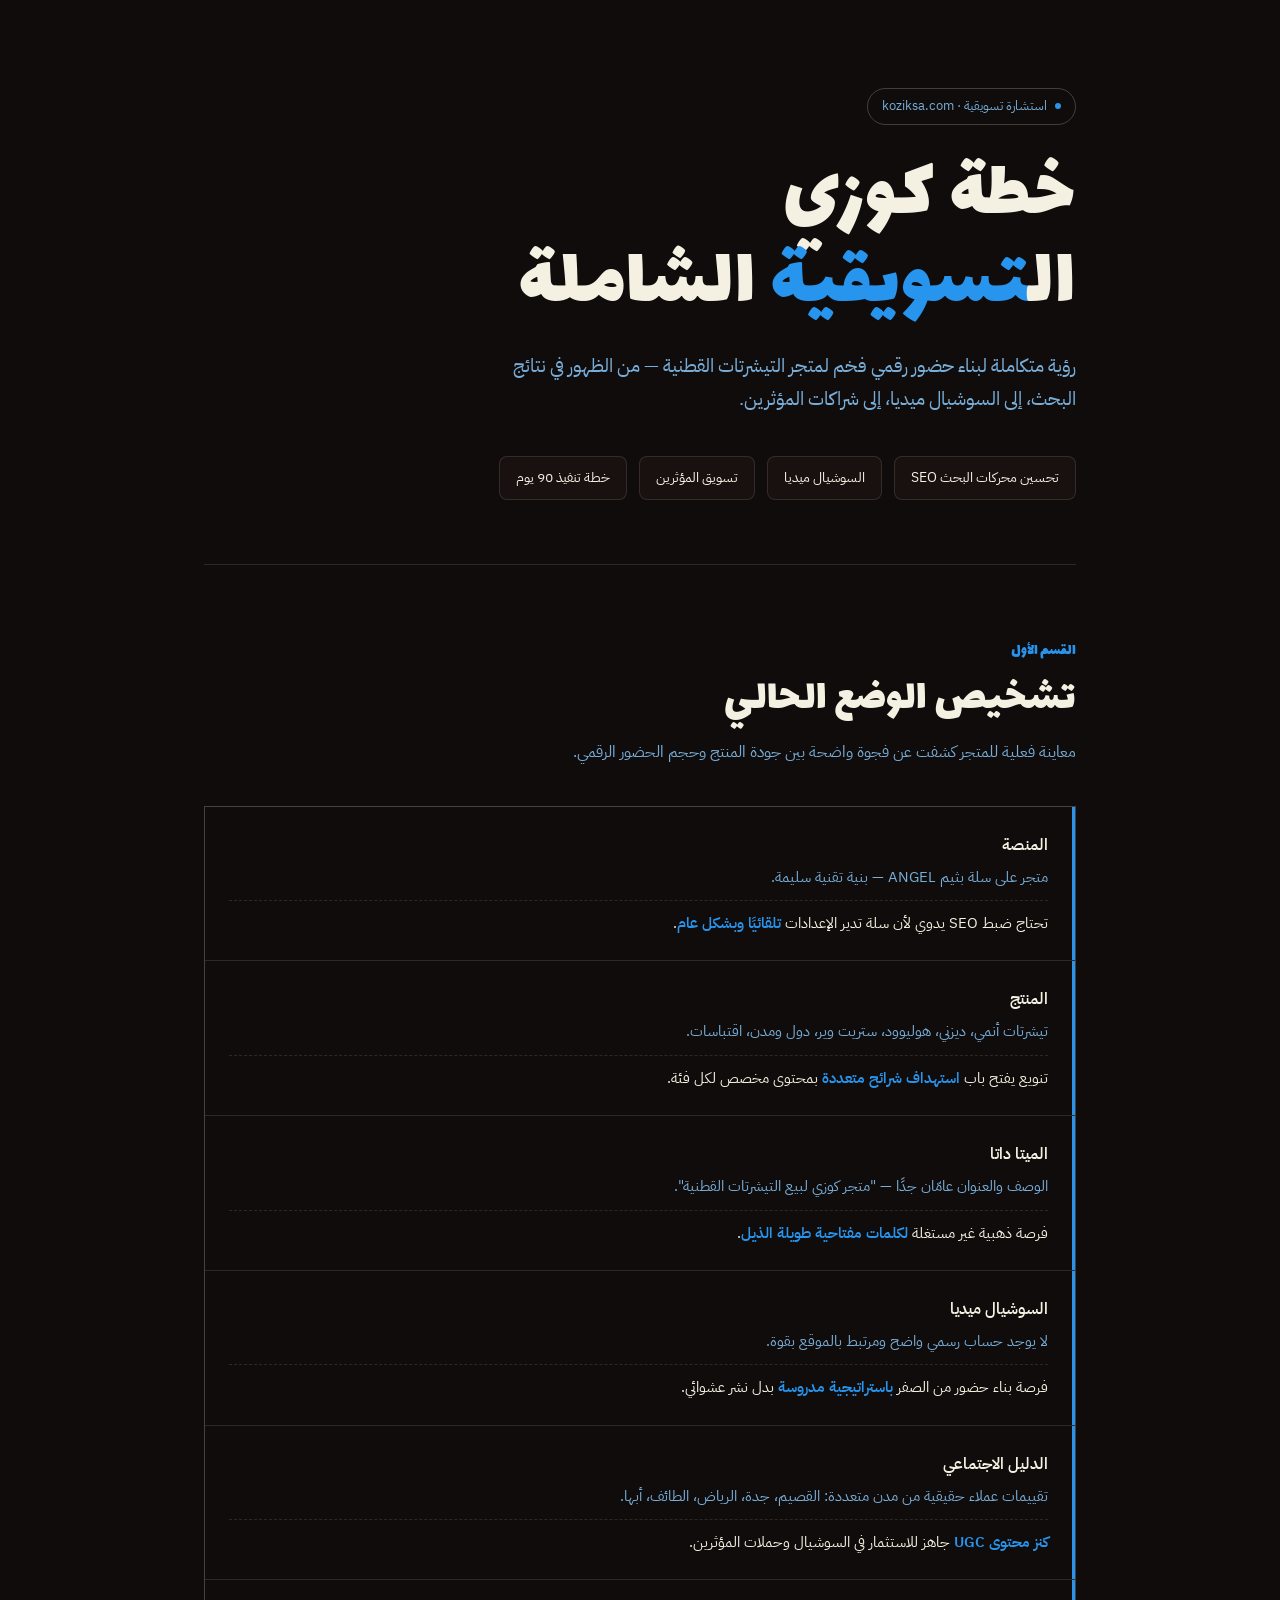
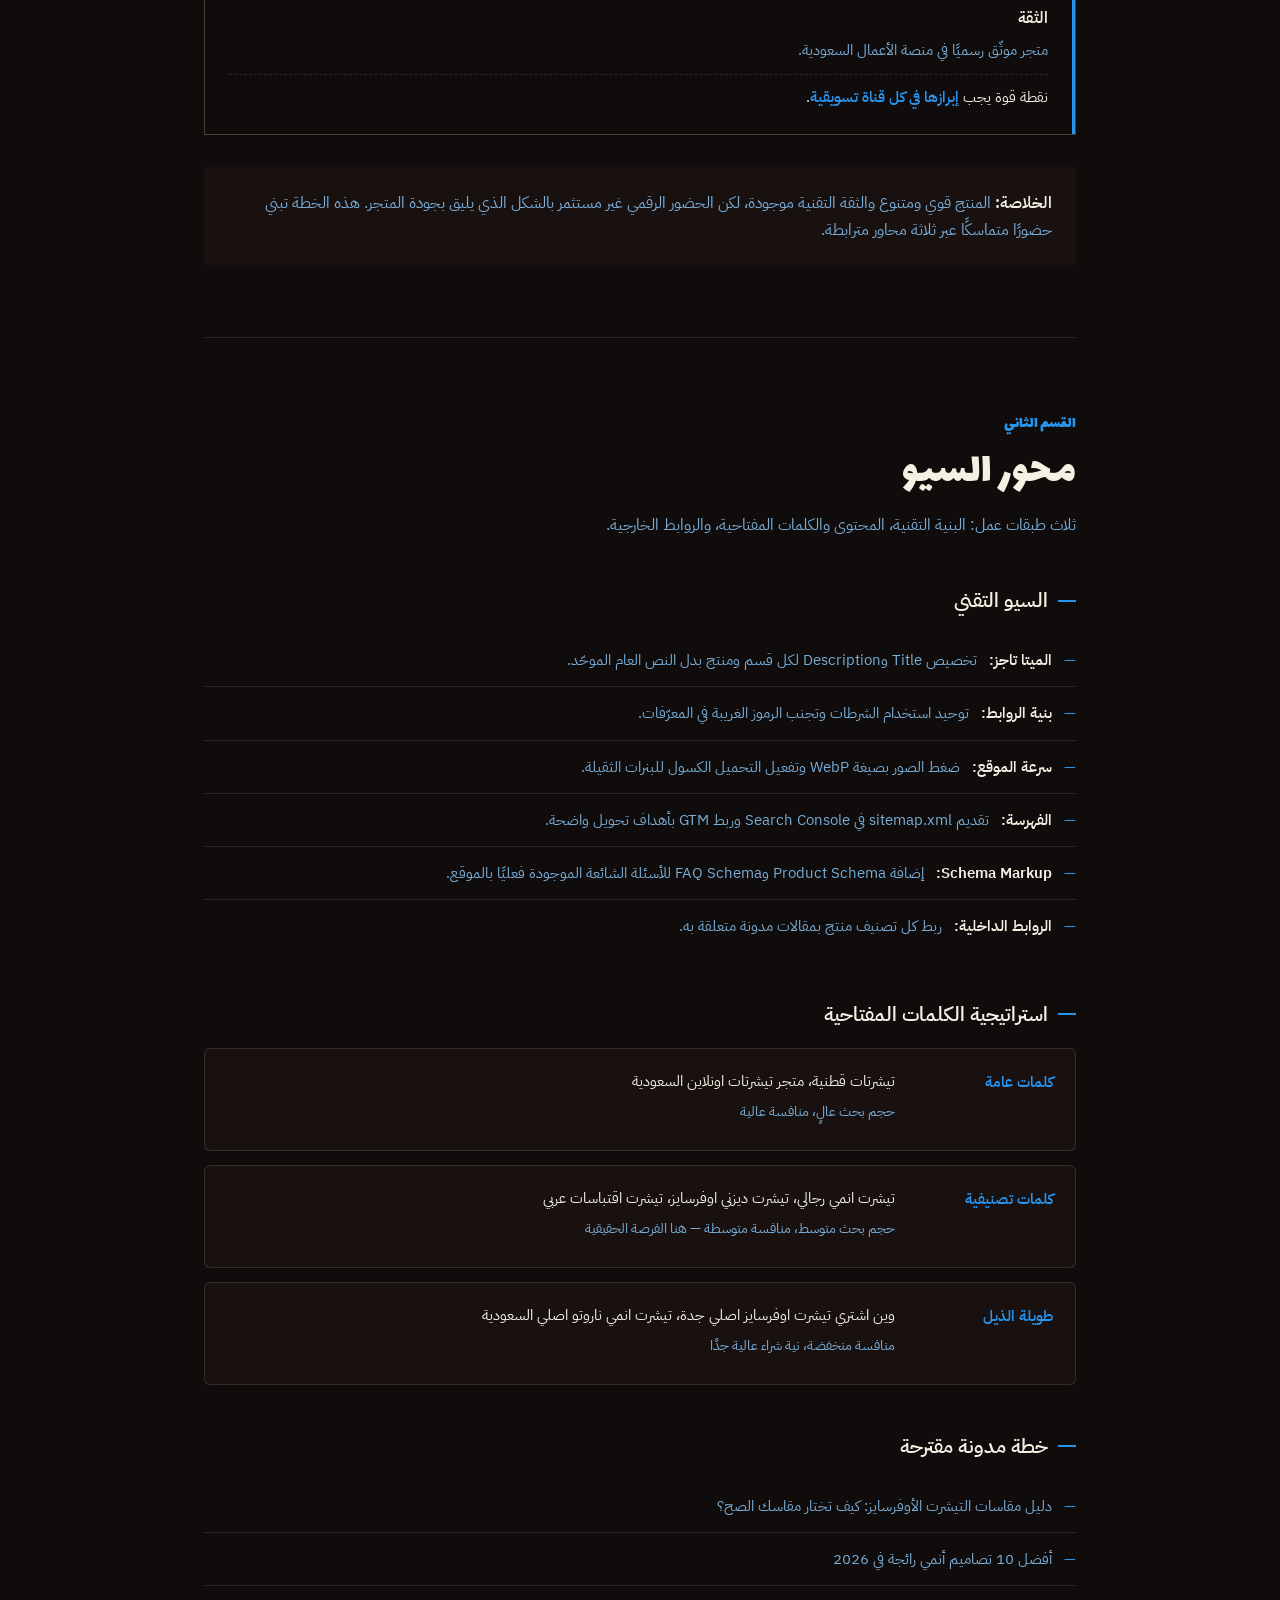
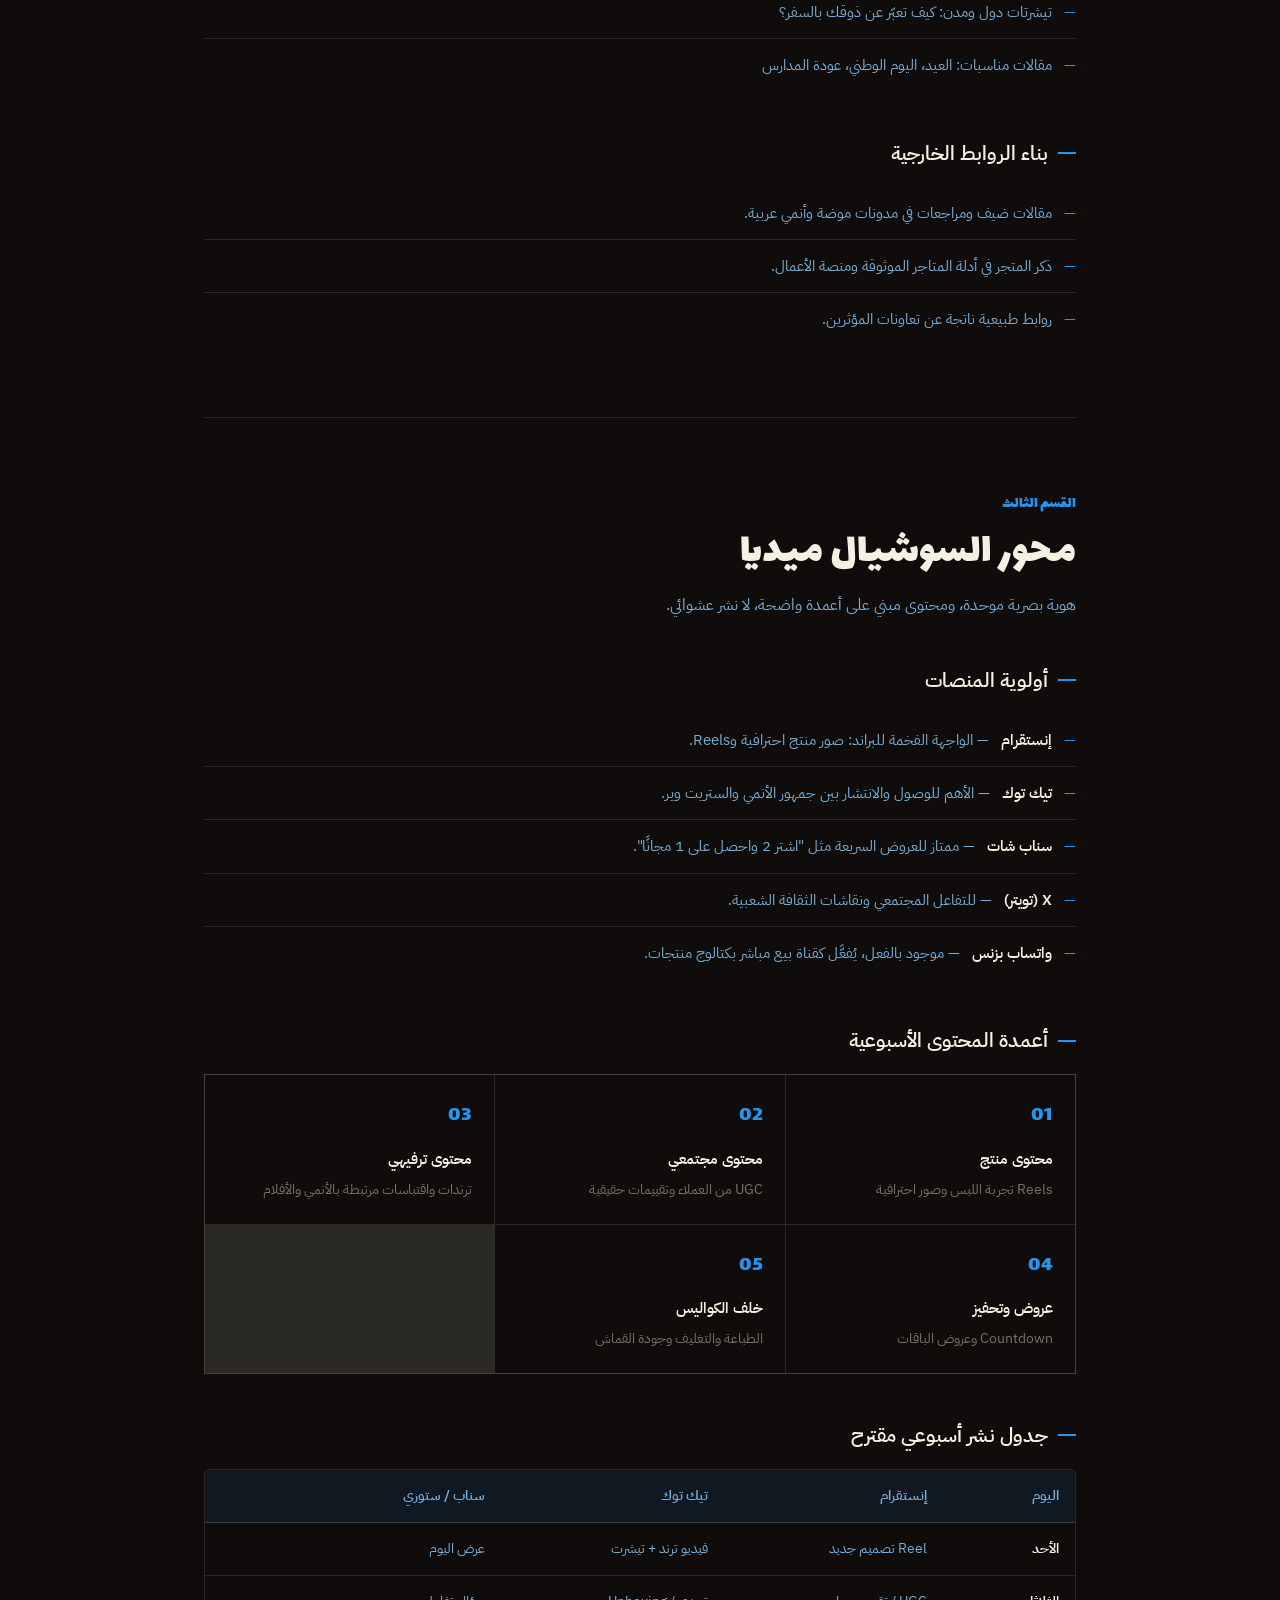
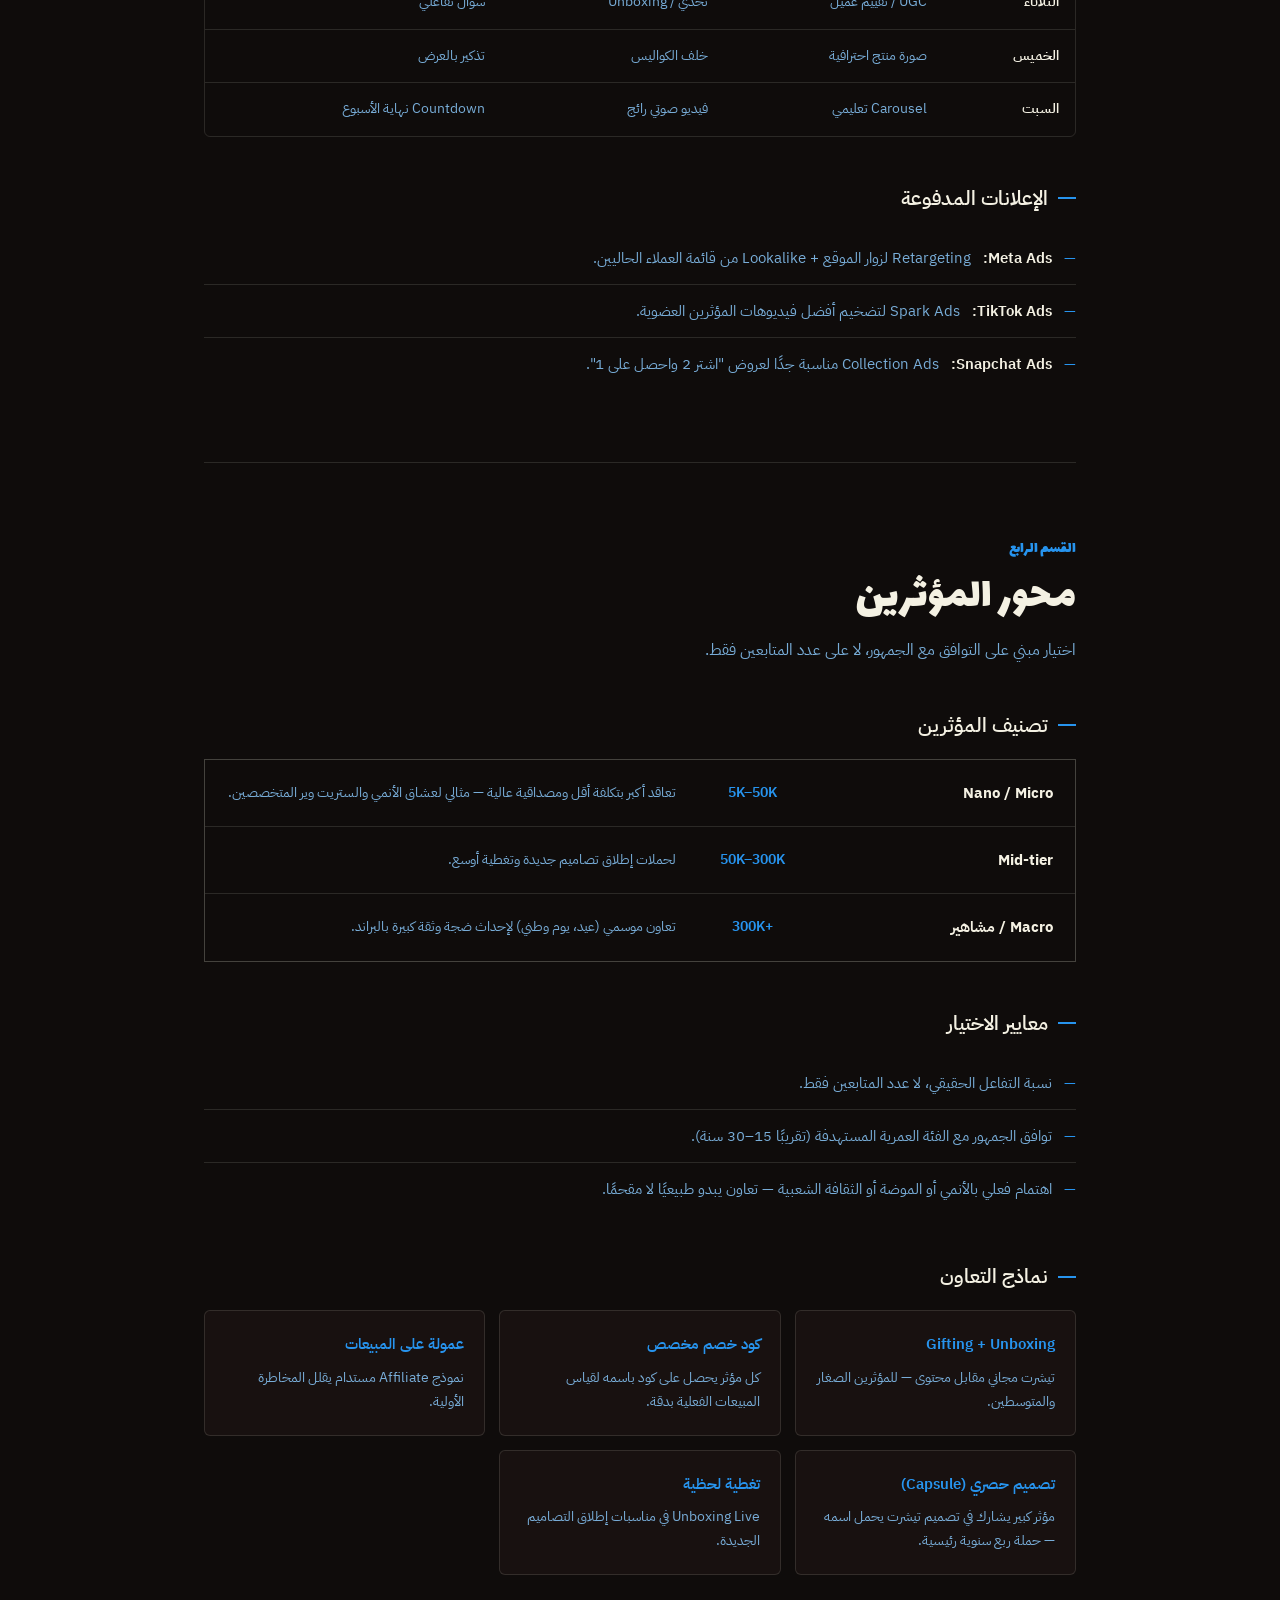
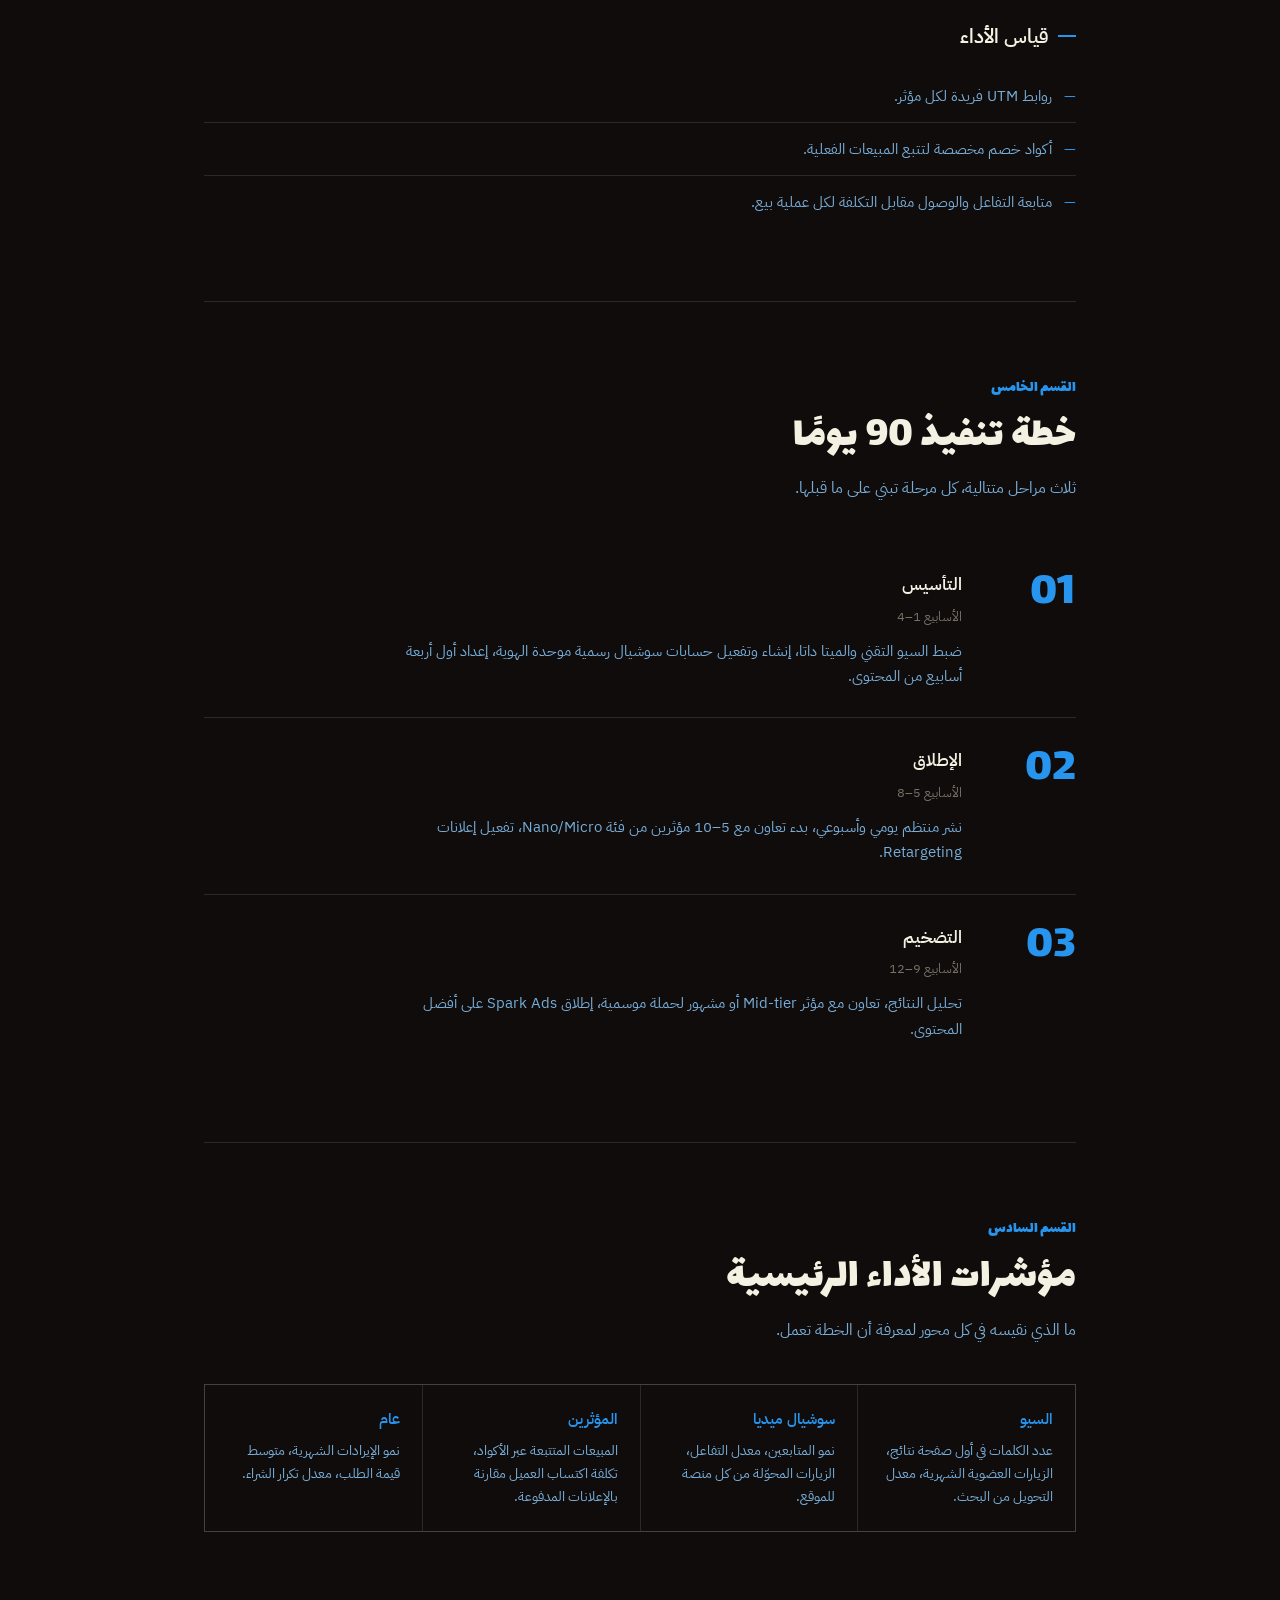
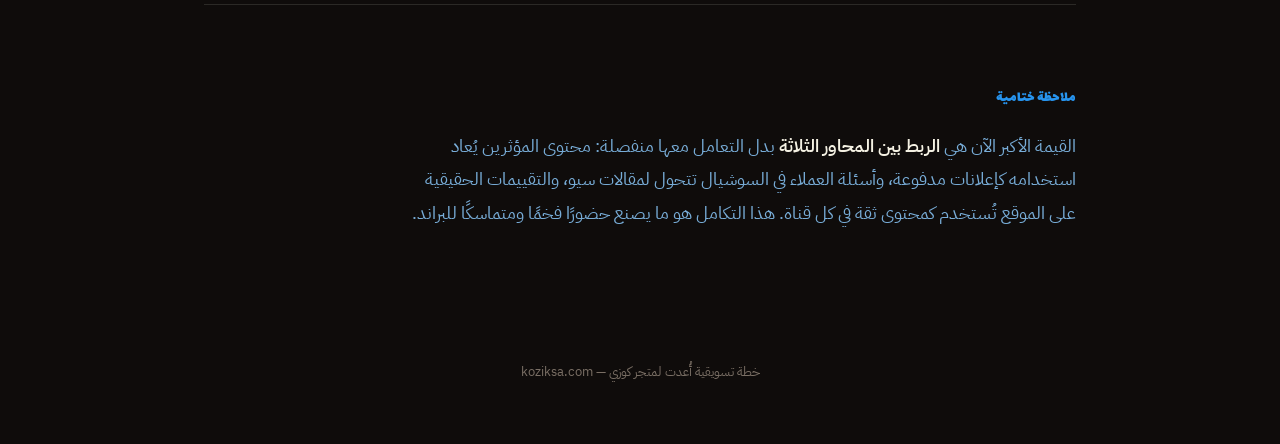
<file: templates/koziksa.html>
<!DOCTYPE html>
<html lang="ar" dir="rtl">
<head>
<meta charset="UTF-8">
<meta name="viewport" content="width=device-width, initial-scale=1.0">
<title>الخطة التسويقية الشاملة — متجر كوزي</title>
<link rel="preconnect" href="https://fonts.googleapis.com">
<link rel="preconnect" href="https://fonts.gstatic.com" crossorigin>
<link href="https://fonts.googleapis.com/css2?family=Lalezar&family=IBM+Plex+Sans+Arabic:wght@300;400;500;600;700&display=swap" rel="stylesheet">
<style>
  :root{
    --bg:#0F0C0B;
    --surface:#181110;
    --surface-2:#101922;
    --text:#F4F1E3;
    --text-muted:#78ADD8;
    --text-dim:#7A6F65;
    --accent:#2794EE;
    --accent-soft:rgba(39,148,238,0.14);
    --line:rgba(244,241,227,0.12);
    --line-strong:rgba(244,241,227,0.22);
    --font-display:'Lalezar', sans-serif;
    --font-body:'IBM Plex Sans Arabic', sans-serif;
  }
  @media (prefers-color-scheme: dark){
    :root:not([data-theme="light"]){
      --bg:#0F0C0B; --surface:#181110; --surface-2:#101922; --text:#F4F1E3;
      --text-muted:#78ADD8; --text-dim:#7A6F65; --accent:#2794EE;
      --accent-soft:rgba(39,148,238,0.14); --line:rgba(244,241,227,0.12); --line-strong:rgba(244,241,227,0.22);
    }
  }
  :root[data-theme="dark"]{
    --bg:#0F0C0B; --surface:#181110; --surface-2:#101922; --text:#F4F1E3;
    --text-muted:#78ADD8; --text-dim:#7A6F65; --accent:#2794EE;
    --accent-soft:rgba(39,148,238,0.14); --line:rgba(244,241,227,0.12); --line-strong:rgba(244,241,227,0.22);
  }

  *{box-sizing:border-box;}
  html{scroll-behavior:smooth;}
  body{
    margin:0;
    background:var(--bg);
    color:var(--text);
    font-family:var(--font-body);
    font-weight:400;
    line-height:1.75;
    -webkit-font-smoothing:antialiased;
  }
  ::selection{background:var(--accent); color:#fff;}

  a{color:var(--accent); text-decoration:none;}

  .wrap{max-width:920px; margin:0 auto; padding:0 24px;}

  /* ===== HERO ===== */
  .hero{
    padding:88px 0 64px;
    border-bottom:1px solid var(--line);
    position:relative;
  }
  .hero-tag{
    display:inline-flex; align-items:center; gap:8px;
    font-size:13px; color:var(--text-muted);
    padding:6px 14px; border:1px solid var(--line-strong); border-radius:999px;
    margin-bottom:28px;
  }
  .hero-tag i{width:6px; height:6px; border-radius:50%; background:var(--accent); display:inline-block;}
  .hero h1{
    font-family:var(--font-display);
    font-weight:400;
    font-size:clamp(46px, 8vw, 84px);
    line-height:1.05;
    margin:0 0 20px;
    letter-spacing:0.5px;
  }
  .hero h1 span{color:var(--accent);}
  .hero p.lead{
    font-size:19px;
    color:var(--text-muted);
    max-width:600px;
    margin:0;
  }
  .hero-meta{
    display:flex; flex-wrap:wrap; gap:12px;
    margin-top:40px;
  }
  .chip{
    font-size:14px; color:var(--text);
    background:var(--surface); border:1px solid var(--line);
    padding:9px 16px; border-radius:8px;
  }

  /* ===== SECTION SHELL ===== */
  section{padding:72px 0; border-bottom:1px solid var(--line);}
  section:last-of-type{border-bottom:none;}
  .section-head{margin-bottom:40px;}
  .section-num{
    font-family:var(--font-display);
    color:var(--accent);
    font-size:16px;
    display:block;
    margin-bottom:10px;
  }
  .section-head h2{
    font-family:var(--font-display);
    font-weight:400;
    font-size:clamp(30px,4.5vw,44px);
    margin:0 0 12px;
    line-height:1.15;
  }
  .section-head p{
    color:var(--text-muted);
    font-size:16px;
    max-width:640px;
    margin:0;
  }

  /* ===== AUDIT GRID ===== */
  .audit-grid{display:grid; grid-template-columns:1fr; gap:1px; background:var(--line); border:1px solid var(--line);}
  .audit-item{background:var(--bg); padding:24px; border-right:3px solid var(--accent);}
  .audit-item h3{margin:0 0 6px; font-size:16px; font-weight:600;}
  .audit-item .now{color:var(--text-muted); font-size:14.5px; margin:0 0 10px;}
  .audit-item .opp{color:var(--text); font-size:14.5px; margin:0; padding-top:10px; border-top:1px dashed var(--line);}
  .audit-item .opp b{color:var(--accent); font-weight:600;}

  .verdict{
    margin-top:32px; padding:22px 24px;
    background:var(--surface); border-radius:4px;
    font-size:15.5px; color:var(--text-muted);
  }
  .verdict b{color:var(--text); font-weight:600;}

  /* ===== KEYWORD LAYERS ===== */
  .layers{display:flex; flex-direction:column; gap:14px; margin-top:8px;}
  .layer{
    background:var(--surface);
    border:1px solid var(--line);
    border-radius:6px;
    padding:20px 22px;
    display:grid;
    grid-template-columns:140px 1fr;
    gap:18px;
    align-items:start;
  }
  .layer .lname{font-weight:600; font-size:15px; color:var(--accent);}
  .layer .lbody p{margin:0 0 6px; font-size:14.5px;}
  .layer .lbody .ex{color:var(--text-muted); font-size:13.5px;}

  /* ===== SUBSECTIONS ===== */
  .sub{margin-top:44px;}
  .sub h3{
    font-size:20px; font-weight:600; margin:0 0 16px;
    display:flex; align-items:center; gap:10px;
  }
  .sub h3::before{content:""; width:18px; height:2px; background:var(--accent); display:inline-block;}
  ul.plain{margin:0; padding:0; list-style:none;}
  ul.plain li{
    padding:13px 0 13px 0;
    border-bottom:1px solid var(--line);
    font-size:15px; color:var(--text-muted);
    display:flex; gap:12px;
  }
  ul.plain li:last-child{border-bottom:none;}
  ul.plain li::before{content:"—"; color:var(--accent); flex-shrink:0;}
  ul.plain li b{color:var(--text); font-weight:600;}

  /* ===== PILLARS ===== */
  .pillars{display:grid; grid-template-columns:repeat(auto-fit,minmax(220px,1fr)); gap:1px; background:var(--line); border:1px solid var(--line); margin-top:8px;}
  .pillar{background:var(--bg); padding:22px;}
  .pillar .pn{font-family:var(--font-display); color:var(--accent); font-size:22px; display:block; margin-bottom:10px;}
  .pillar h4{margin:0 0 6px; font-size:15px; font-weight:600;}
  .pillar p{margin:0; font-size:13.5px; color:var(--text-dim);}

  /* ===== SCHEDULE TABLE ===== */
  .table-scroll{overflow-x:auto; margin-top:8px; border:1px solid var(--line); border-radius:6px;}
  table{width:100%; border-collapse:collapse; min-width:560px;}
  th,td{padding:14px 16px; text-align:right; font-size:14px;}
  thead th{
    background:var(--surface-2); color:var(--text-muted);
    font-weight:600; font-size:13.5px;
    border-bottom:1px solid var(--line-strong);
  }
  tbody td{border-bottom:1px solid var(--line); color:var(--text-muted);}
  tbody tr:last-child td{border-bottom:none;}
  tbody td:first-child{color:var(--text); font-weight:600;}

  /* ===== INFLUENCER TIERS ===== */
  .tiers{display:flex; flex-direction:column; gap:1px; background:var(--line); border:1px solid var(--line); margin-top:8px;}
  .tier{background:var(--bg); padding:20px 22px; display:grid; grid-template-columns:1fr 120px 2fr; gap:16px; align-items:center;}
  .tier .tname{font-weight:700; font-size:15px;}
  .tier .trange{color:var(--accent); font-size:14px; font-weight:600; text-align:center;}
  .tier .trole{color:var(--text-muted); font-size:14px;}

  .models{display:grid; grid-template-columns:repeat(auto-fit,minmax(240px,1fr)); gap:14px; margin-top:8px;}
  .model-card{background:var(--surface); border:1px solid var(--line); border-radius:6px; padding:20px;}
  .model-card h4{margin:0 0 8px; font-size:15px; font-weight:600; color:var(--accent);}
  .model-card p{margin:0; font-size:14px; color:var(--text-muted);}

  /* ===== TIMELINE (genuinely sequential) ===== */
  .timeline{display:flex; flex-direction:column; margin-top:16px;}
  .tstep{
    display:grid; grid-template-columns:90px 1fr; gap:24px;
    padding:28px 0; border-bottom:1px solid var(--line);
  }
  .tstep:last-child{border-bottom:none;}
  .tstep .tnum{font-family:var(--font-display); font-size:48px; color:var(--accent); line-height:1;}
  .tstep h4{margin:0 0 6px; font-size:17px; font-weight:600;}
  .tstep .weeks{color:var(--text-dim); font-size:13px; margin:0 0 10px;}
  .tstep p.desc{margin:0; color:var(--text-muted); font-size:14.5px; max-width:560px;}

  /* ===== KPI ===== */
  .kpis{display:grid; grid-template-columns:repeat(auto-fit,minmax(210px,1fr)); gap:1px; background:var(--line); border:1px solid var(--line); margin-top:8px;}
  .kpi{background:var(--bg); padding:22px;}
  .kpi h4{margin:0 0 8px; font-size:14.5px; font-weight:600; color:var(--accent);}
  .kpi p{margin:0; font-size:13.5px; color:var(--text-muted); line-height:1.7;}

  /* ===== CLOSING ===== */
  .closing{padding:80px 0 100px;}
  .closing .mark{font-family:var(--font-display); font-size:15px; color:var(--accent); display:block; margin-bottom:18px;}
  .closing p{font-size:18px; color:var(--text-muted); max-width:680px; margin:0; line-height:1.85;}
  .closing p b{color:var(--text); font-weight:600;}

  footer{padding:32px 0 60px; color:var(--text-dim); font-size:13px; text-align:center;}

  @media (max-width:640px){
    .hero{padding:64px 0 48px;}
    section{padding:52px 0;}
    .layer{grid-template-columns:1fr;}
    .tier{grid-template-columns:1fr; gap:6px;}
    .tier .trange{text-align:right;}
    .tstep{grid-template-columns:56px 1fr; gap:16px;}
    .tstep .tnum{font-size:34px;}
  }
</style>
</head>
<body>

<div class="wrap">

  <section class="hero">
    <div class="hero-tag"><i></i> استشارة تسويقية · koziksa.com</div>
    <h1>خطة كوزي<br>ال<span>تسويقية</span> الشاملة</h1>
    <p class="lead">رؤية متكاملة لبناء حضور رقمي فخم لمتجر التيشرتات القطنية — من الظهور في نتائج البحث، إلى السوشيال ميديا، إلى شراكات المؤثرين.</p>
    <div class="hero-meta">
      <span class="chip">تحسين محركات البحث SEO</span>
      <span class="chip">السوشيال ميديا</span>
      <span class="chip">تسويق المؤثرين</span>
      <span class="chip">خطة تنفيذ 90 يوم</span>
    </div>
  </section>

  <section id="audit">
    <div class="section-head">
      <span class="section-num">القسم الأول</span>
      <h2>تشخيص الوضع الحالي</h2>
      <p>معاينة فعلية للمتجر كشفت عن فجوة واضحة بين جودة المنتج وحجم الحضور الرقمي.</p>
    </div>

    <div class="audit-grid">
      <div class="audit-item">
        <h3>المنصة</h3>
        <p class="now">متجر على سلة بثيم ANGEL — بنية تقنية سليمة.</p>
        <p class="opp">تحتاج ضبط SEO يدوي لأن سلة تدير الإعدادات <b>تلقائيًا وبشكل عام</b>.</p>
      </div>
      <div class="audit-item">
        <h3>المنتج</h3>
        <p class="now">تيشرتات أنمي، ديزني، هوليوود، ستريت وير، دول ومدن، اقتباسات.</p>
        <p class="opp">تنويع يفتح باب <b>استهداف شرائح متعددة</b> بمحتوى مخصص لكل فئة.</p>
      </div>
      <div class="audit-item">
        <h3>الميتا داتا</h3>
        <p class="now">الوصف والعنوان عامّان جدًا — "متجر كوزي لبيع التيشرتات القطنية".</p>
        <p class="opp">فرصة ذهبية غير مستغلة <b>لكلمات مفتاحية طويلة الذيل</b>.</p>
      </div>
      <div class="audit-item">
        <h3>السوشيال ميديا</h3>
        <p class="now">لا يوجد حساب رسمي واضح ومرتبط بالموقع بقوة.</p>
        <p class="opp">فرصة بناء حضور من الصفر <b>باستراتيجية مدروسة</b> بدل نشر عشوائي.</p>
      </div>
      <div class="audit-item">
        <h3>الدليل الاجتماعي</h3>
        <p class="now">تقييمات عملاء حقيقية من مدن متعددة: القصيم، جدة، الرياض، الطائف، أبها.</p>
        <p class="opp"><b>كنز محتوى UGC</b> جاهز للاستثمار في السوشيال وحملات المؤثرين.</p>
      </div>
      <div class="audit-item">
        <h3>الثقة</h3>
        <p class="now">متجر موثّق رسميًا في منصة الأعمال السعودية.</p>
        <p class="opp">نقطة قوة يجب <b>إبرازها في كل قناة تسويقية</b>.</p>
      </div>
    </div>

    <div class="verdict">
      <b>الخلاصة:</b> المنتج قوي ومتنوع والثقة التقنية موجودة، لكن الحضور الرقمي غير مستثمر بالشكل الذي يليق بجودة المتجر. هذه الخطة تبني حضورًا متماسكًا عبر ثلاثة محاور مترابطة.
    </div>
  </section>

  <section id="seo">
    <div class="section-head">
      <span class="section-num">القسم الثاني</span>
      <h2>محور السيو</h2>
      <p>ثلاث طبقات عمل: البنية التقنية، المحتوى والكلمات المفتاحية، والروابط الخارجية.</p>
    </div>

    <div class="sub">
      <h3>السيو التقني</h3>
      <ul class="plain">
        <li><b>الميتا تاجز:</b> تخصيص Title وDescription لكل قسم ومنتج بدل النص العام الموحّد.</li>
        <li><b>بنية الروابط:</b> توحيد استخدام الشرطات وتجنب الرموز الغريبة في المعرّفات.</li>
        <li><b>سرعة الموقع:</b> ضغط الصور بصيغة WebP وتفعيل التحميل الكسول للبنرات الثقيلة.</li>
        <li><b>الفهرسة:</b> تقديم sitemap.xml في Search Console وربط GTM بأهداف تحويل واضحة.</li>
        <li><b>Schema Markup:</b> إضافة Product Schema وFAQ Schema للأسئلة الشائعة الموجودة فعليًا بالموقع.</li>
        <li><b>الروابط الداخلية:</b> ربط كل تصنيف منتج بمقالات مدونة متعلقة به.</li>
      </ul>
    </div>

    <div class="sub">
      <h3>استراتيجية الكلمات المفتاحية</h3>
      <div class="layers">
        <div class="layer">
          <div class="lname">كلمات عامة</div>
          <div class="lbody">
            <p>تيشرتات قطنية، متجر تيشرتات اونلاين السعودية</p>
            <p class="ex">حجم بحث عالٍ، منافسة عالية</p>
          </div>
        </div>
        <div class="layer">
          <div class="lname">كلمات تصنيفية</div>
          <div class="lbody">
            <p>تيشرت انمي رجالي، تيشرت ديزني اوفرسايز، تيشرت اقتباسات عربي</p>
            <p class="ex">حجم بحث متوسط، منافسة متوسطة — هنا الفرصة الحقيقية</p>
          </div>
        </div>
        <div class="layer">
          <div class="lname">طويلة الذيل</div>
          <div class="lbody">
            <p>وين اشتري تيشرت اوفرسايز اصلي جدة، تيشرت انمي ناروتو اصلي السعودية</p>
            <p class="ex">منافسة منخفضة، نية شراء عالية جدًا</p>
          </div>
        </div>
      </div>
    </div>

    <div class="sub">
      <h3>خطة مدونة مقترحة</h3>
      <ul class="plain">
        <li>دليل مقاسات التيشرت الأوفرسايز: كيف تختار مقاسك الصح؟</li>
        <li>أفضل 10 تصاميم أنمي رائجة في 2026</li>
        <li>تيشرتات دول ومدن: كيف تعبّر عن ذوقك بالسفر؟</li>
        <li>مقالات مناسبات: العيد، اليوم الوطني، عودة المدارس</li>
      </ul>
    </div>

    <div class="sub">
      <h3>بناء الروابط الخارجية</h3>
      <ul class="plain">
        <li>مقالات ضيف ومراجعات في مدونات موضة وأنمي عربية.</li>
        <li>ذكر المتجر في أدلة المتاجر الموثوقة ومنصة الأعمال.</li>
        <li>روابط طبيعية ناتجة عن تعاونات المؤثرين.</li>
      </ul>
    </div>
  </section>

  <section id="social">
    <div class="section-head">
      <span class="section-num">القسم الثالث</span>
      <h2>محور السوشيال ميديا</h2>
      <p>هوية بصرية موحدة، ومحتوى مبني على أعمدة واضحة، لا نشر عشوائي.</p>
    </div>

    <div class="sub">
      <h3>أولوية المنصات</h3>
      <ul class="plain">
        <li><b>إنستقرام</b> — الواجهة الفخمة للبراند: صور منتج احترافية وReels.</li>
        <li><b>تيك توك</b> — الأهم للوصول والانتشار بين جمهور الأنمي والستريت وير.</li>
        <li><b>سناب شات</b> — ممتاز للعروض السريعة مثل "اشتر 2 واحصل على 1 مجانًا".</li>
        <li><b>X (تويتر)</b> — للتفاعل المجتمعي ونقاشات الثقافة الشعبية.</li>
        <li><b>واتساب بزنس</b> — موجود بالفعل، يُفعَّل كقناة بيع مباشر بكتالوج منتجات.</li>
      </ul>
    </div>

    <div class="sub">
      <h3>أعمدة المحتوى الأسبوعية</h3>
      <div class="pillars">
        <div class="pillar"><span class="pn">01</span><h4>محتوى منتج</h4><p>Reels تجربة اللبس وصور احترافية</p></div>
        <div class="pillar"><span class="pn">02</span><h4>محتوى مجتمعي</h4><p>UGC من العملاء وتقييمات حقيقية</p></div>
        <div class="pillar"><span class="pn">03</span><h4>محتوى ترفيهي</h4><p>ترندات واقتباسات مرتبطة بالأنمي والأفلام</p></div>
        <div class="pillar"><span class="pn">04</span><h4>عروض وتحفيز</h4><p>Countdown وعروض الباقات</p></div>
        <div class="pillar"><span class="pn">05</span><h4>خلف الكواليس</h4><p>الطباعة والتغليف وجودة القماش</p></div>
      </div>
    </div>

    <div class="sub">
      <h3>جدول نشر أسبوعي مقترح</h3>
      <div class="table-scroll">
        <table>
          <thead>
            <tr><th>اليوم</th><th>إنستقرام</th><th>تيك توك</th><th>سناب / ستوري</th></tr>
          </thead>
          <tbody>
            <tr><td>الأحد</td><td>Reel تصميم جديد</td><td>فيديو ترند + تيشرت</td><td>عرض اليوم</td></tr>
            <tr><td>الثلاثاء</td><td>UGC / تقييم عميل</td><td>تحدي / Unboxing</td><td>سؤال تفاعلي</td></tr>
            <tr><td>الخميس</td><td>صورة منتج احترافية</td><td>خلف الكواليس</td><td>تذكير بالعرض</td></tr>
            <tr><td>السبت</td><td>Carousel تعليمي</td><td>فيديو صوتي رائج</td><td>Countdown نهاية الأسبوع</td></tr>
          </tbody>
        </table>
      </div>
    </div>

    <div class="sub">
      <h3>الإعلانات المدفوعة</h3>
      <ul class="plain">
        <li><b>Meta Ads:</b> Retargeting لزوار الموقع + Lookalike من قائمة العملاء الحاليين.</li>
        <li><b>TikTok Ads:</b> Spark Ads لتضخيم أفضل فيديوهات المؤثرين العضوية.</li>
        <li><b>Snapchat Ads:</b> Collection Ads مناسبة جدًا لعروض "اشتر 2 واحصل على 1".</li>
      </ul>
    </div>
  </section>

  <section id="influencers">
    <div class="section-head">
      <span class="section-num">القسم الرابع</span>
      <h2>محور المؤثرين</h2>
      <p>اختيار مبني على التوافق مع الجمهور، لا على عدد المتابعين فقط.</p>
    </div>

    <div class="sub">
      <h3>تصنيف المؤثرين</h3>
      <div class="tiers">
        <div class="tier"><div class="tname">Nano / Micro</div><div class="trange">5K–50K</div><div class="trole">تعاقد أكبر بتكلفة أقل ومصداقية عالية — مثالي لعشاق الأنمي والستريت وير المتخصصين.</div></div>
        <div class="tier"><div class="tname">Mid-tier</div><div class="trange">50K–300K</div><div class="trole">لحملات إطلاق تصاميم جديدة وتغطية أوسع.</div></div>
        <div class="tier"><div class="tname">Macro / مشاهير</div><div class="trange">+300K</div><div class="trole">تعاون موسمي (عيد، يوم وطني) لإحداث ضجة وثقة كبيرة بالبراند.</div></div>
      </div>
    </div>

    <div class="sub">
      <h3>معايير الاختيار</h3>
      <ul class="plain">
        <li>نسبة التفاعل الحقيقي، لا عدد المتابعين فقط.</li>
        <li>توافق الجمهور مع الفئة العمرية المستهدفة (تقريبًا 15–30 سنة).</li>
        <li>اهتمام فعلي بالأنمي أو الموضة أو الثقافة الشعبية — تعاون يبدو طبيعيًا لا مقحمًا.</li>
      </ul>
    </div>

    <div class="sub">
      <h3>نماذج التعاون</h3>
      <div class="models">
        <div class="model-card"><h4>Gifting + Unboxing</h4><p>تيشرت مجاني مقابل محتوى — للمؤثرين الصغار والمتوسطين.</p></div>
        <div class="model-card"><h4>كود خصم مخصص</h4><p>كل مؤثر يحصل على كود باسمه لقياس المبيعات الفعلية بدقة.</p></div>
        <div class="model-card"><h4>عمولة على المبيعات</h4><p>نموذج Affiliate مستدام يقلل المخاطرة الأولية.</p></div>
        <div class="model-card"><h4>تصميم حصري (Capsule)</h4><p>مؤثر كبير يشارك في تصميم تيشرت يحمل اسمه — حملة ربع سنوية رئيسية.</p></div>
        <div class="model-card"><h4>تغطية لحظية</h4><p>Unboxing Live في مناسبات إطلاق التصاميم الجديدة.</p></div>
      </div>
    </div>

    <div class="sub">
      <h3>قياس الأداء</h3>
      <ul class="plain">
        <li>روابط UTM فريدة لكل مؤثر.</li>
        <li>أكواد خصم مخصصة لتتبع المبيعات الفعلية.</li>
        <li>متابعة التفاعل والوصول مقابل التكلفة لكل عملية بيع.</li>
      </ul>
    </div>
  </section>

  <section id="timeline">
    <div class="section-head">
      <span class="section-num">القسم الخامس</span>
      <h2>خطة تنفيذ 90 يومًا</h2>
      <p>ثلاث مراحل متتالية، كل مرحلة تبني على ما قبلها.</p>
    </div>

    <div class="timeline">
      <div class="tstep">
        <div class="tnum">01</div>
        <div>
          <h4>التأسيس</h4>
          <p class="weeks">الأسابيع 1–4</p>
          <p class="desc">ضبط السيو التقني والميتا داتا، إنشاء وتفعيل حسابات سوشيال رسمية موحدة الهوية، إعداد أول أربعة أسابيع من المحتوى.</p>
        </div>
      </div>
      <div class="tstep">
        <div class="tnum">02</div>
        <div>
          <h4>الإطلاق</h4>
          <p class="weeks">الأسابيع 5–8</p>
          <p class="desc">نشر منتظم يومي وأسبوعي، بدء تعاون مع 5–10 مؤثرين من فئة Nano/Micro، تفعيل إعلانات Retargeting.</p>
        </div>
      </div>
      <div class="tstep">
        <div class="tnum">03</div>
        <div>
          <h4>التضخيم</h4>
          <p class="weeks">الأسابيع 9–12</p>
          <p class="desc">تحليل النتائج، تعاون مع مؤثر Mid-tier أو مشهور لحملة موسمية، إطلاق Spark Ads على أفضل المحتوى.</p>
        </div>
      </div>
    </div>
  </section>

  <section id="kpis">
    <div class="section-head">
      <span class="section-num">القسم السادس</span>
      <h2>مؤشرات الأداء الرئيسية</h2>
      <p>ما الذي نقيسه في كل محور لمعرفة أن الخطة تعمل.</p>
    </div>

    <div class="kpis">
      <div class="kpi"><h4>السيو</h4><p>عدد الكلمات في أول صفحة نتائج، الزيارات العضوية الشهرية، معدل التحويل من البحث.</p></div>
      <div class="kpi"><h4>سوشيال ميديا</h4><p>نمو المتابعين، معدل التفاعل، الزيارات المحوّلة من كل منصة للموقع.</p></div>
      <div class="kpi"><h4>المؤثرين</h4><p>المبيعات المتتبعة عبر الأكواد، تكلفة اكتساب العميل مقارنة بالإعلانات المدفوعة.</p></div>
      <div class="kpi"><h4>عام</h4><p>نمو الإيرادات الشهرية، متوسط قيمة الطلب، معدل تكرار الشراء.</p></div>
    </div>
  </section>

  <section class="closing" style="border-bottom:none;">
    <span class="mark">ملاحظة ختامية</span>
    <p>القيمة الأكبر الآن هي <b>الربط بين المحاور الثلاثة</b> بدل التعامل معها منفصلة: محتوى المؤثرين يُعاد استخدامه كإعلانات مدفوعة، وأسئلة العملاء في السوشيال تتحول لمقالات سيو، والتقييمات الحقيقية على الموقع تُستخدم كمحتوى ثقة في كل قناة. هذا التكامل هو ما يصنع حضورًا فخمًا ومتماسكًا للبراند.</p>
  </section>

</div>

<footer>خطة تسويقية أُعدت لمتجر كوزي — koziksa.com</footer>

</body>
</html>
</file>
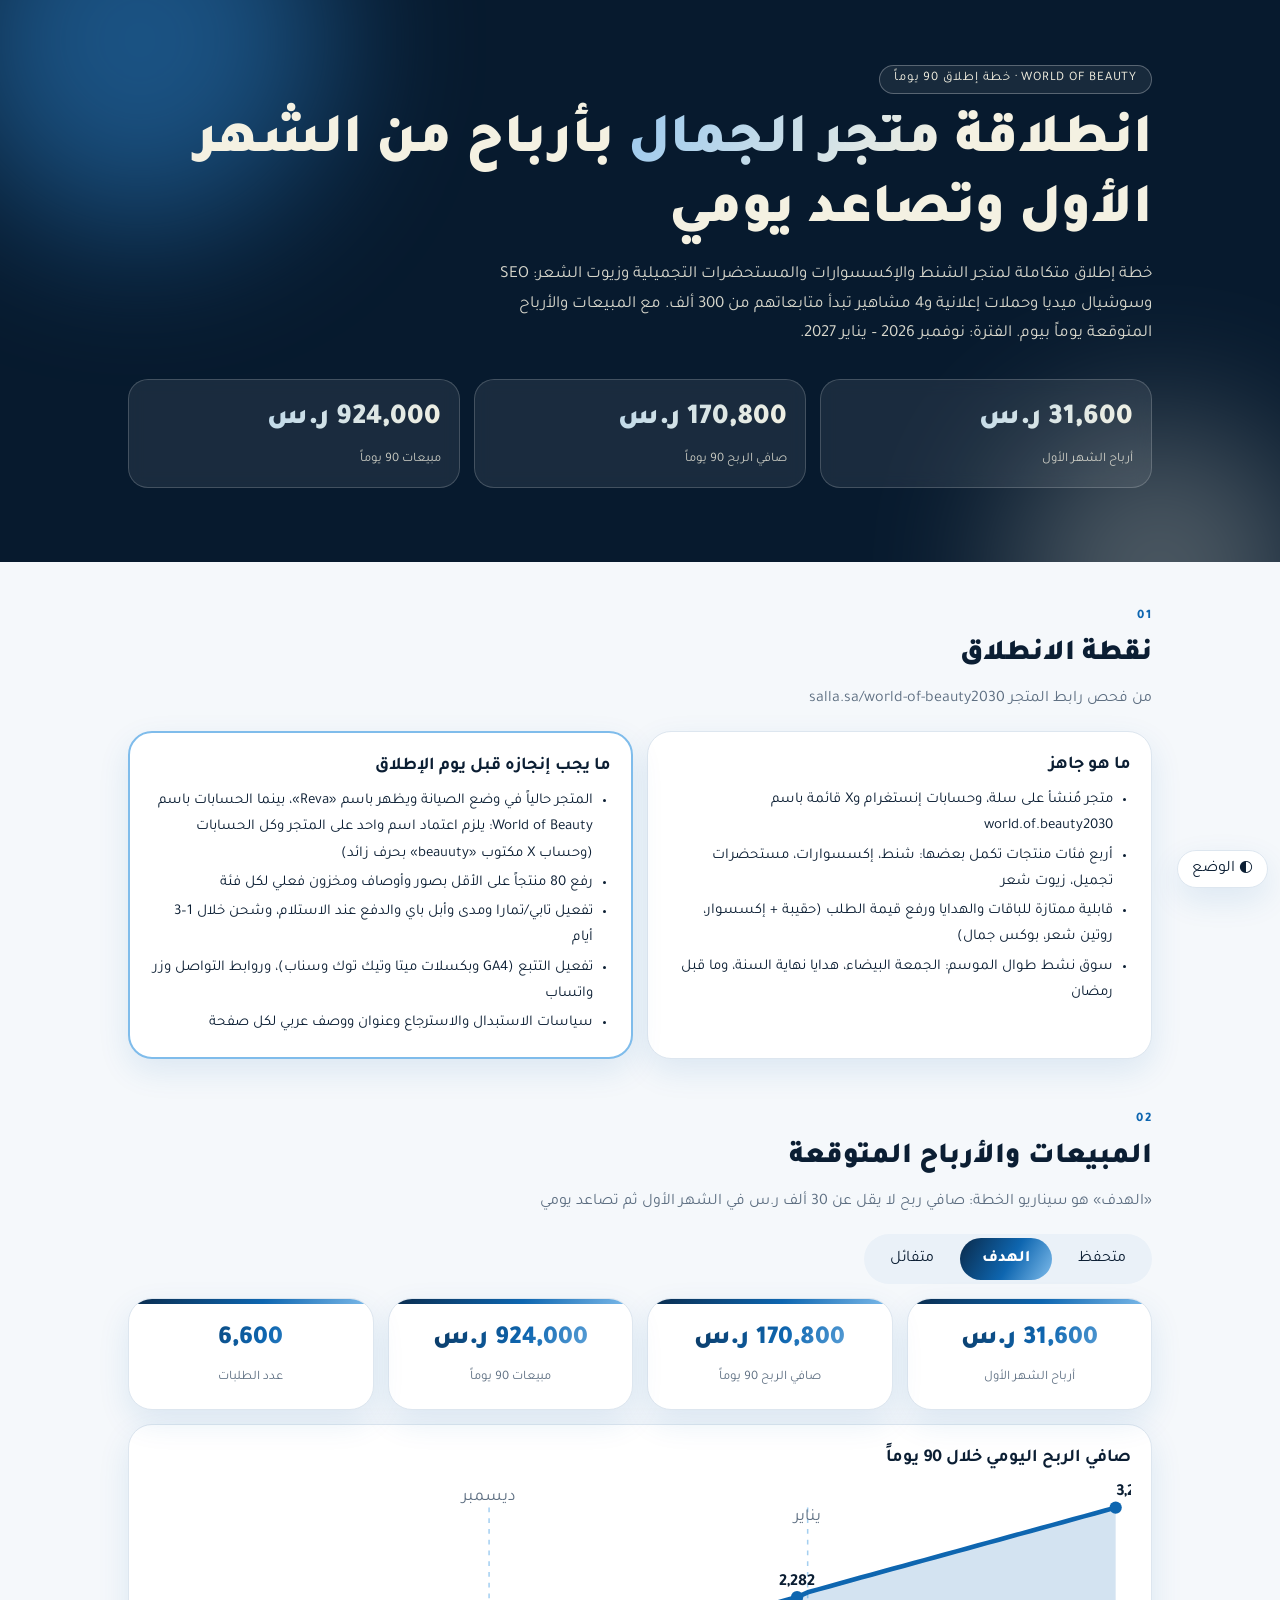
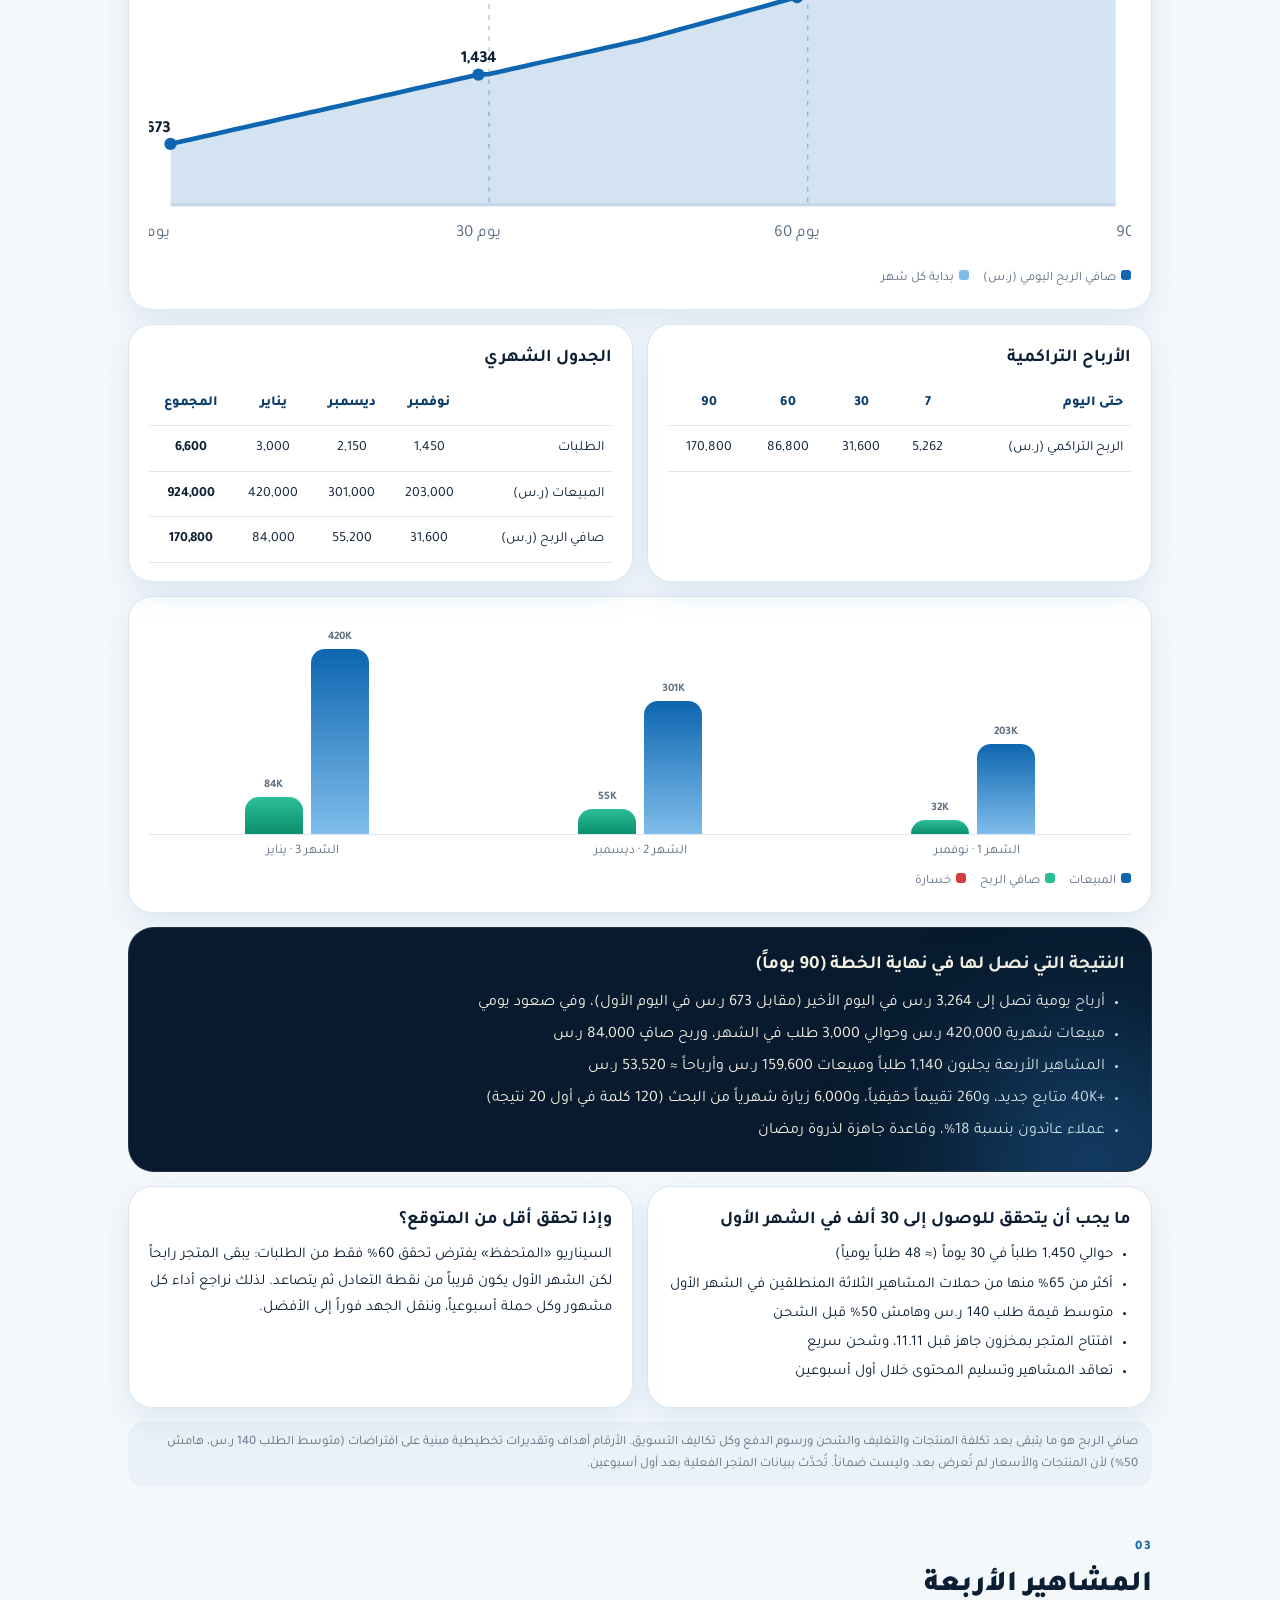
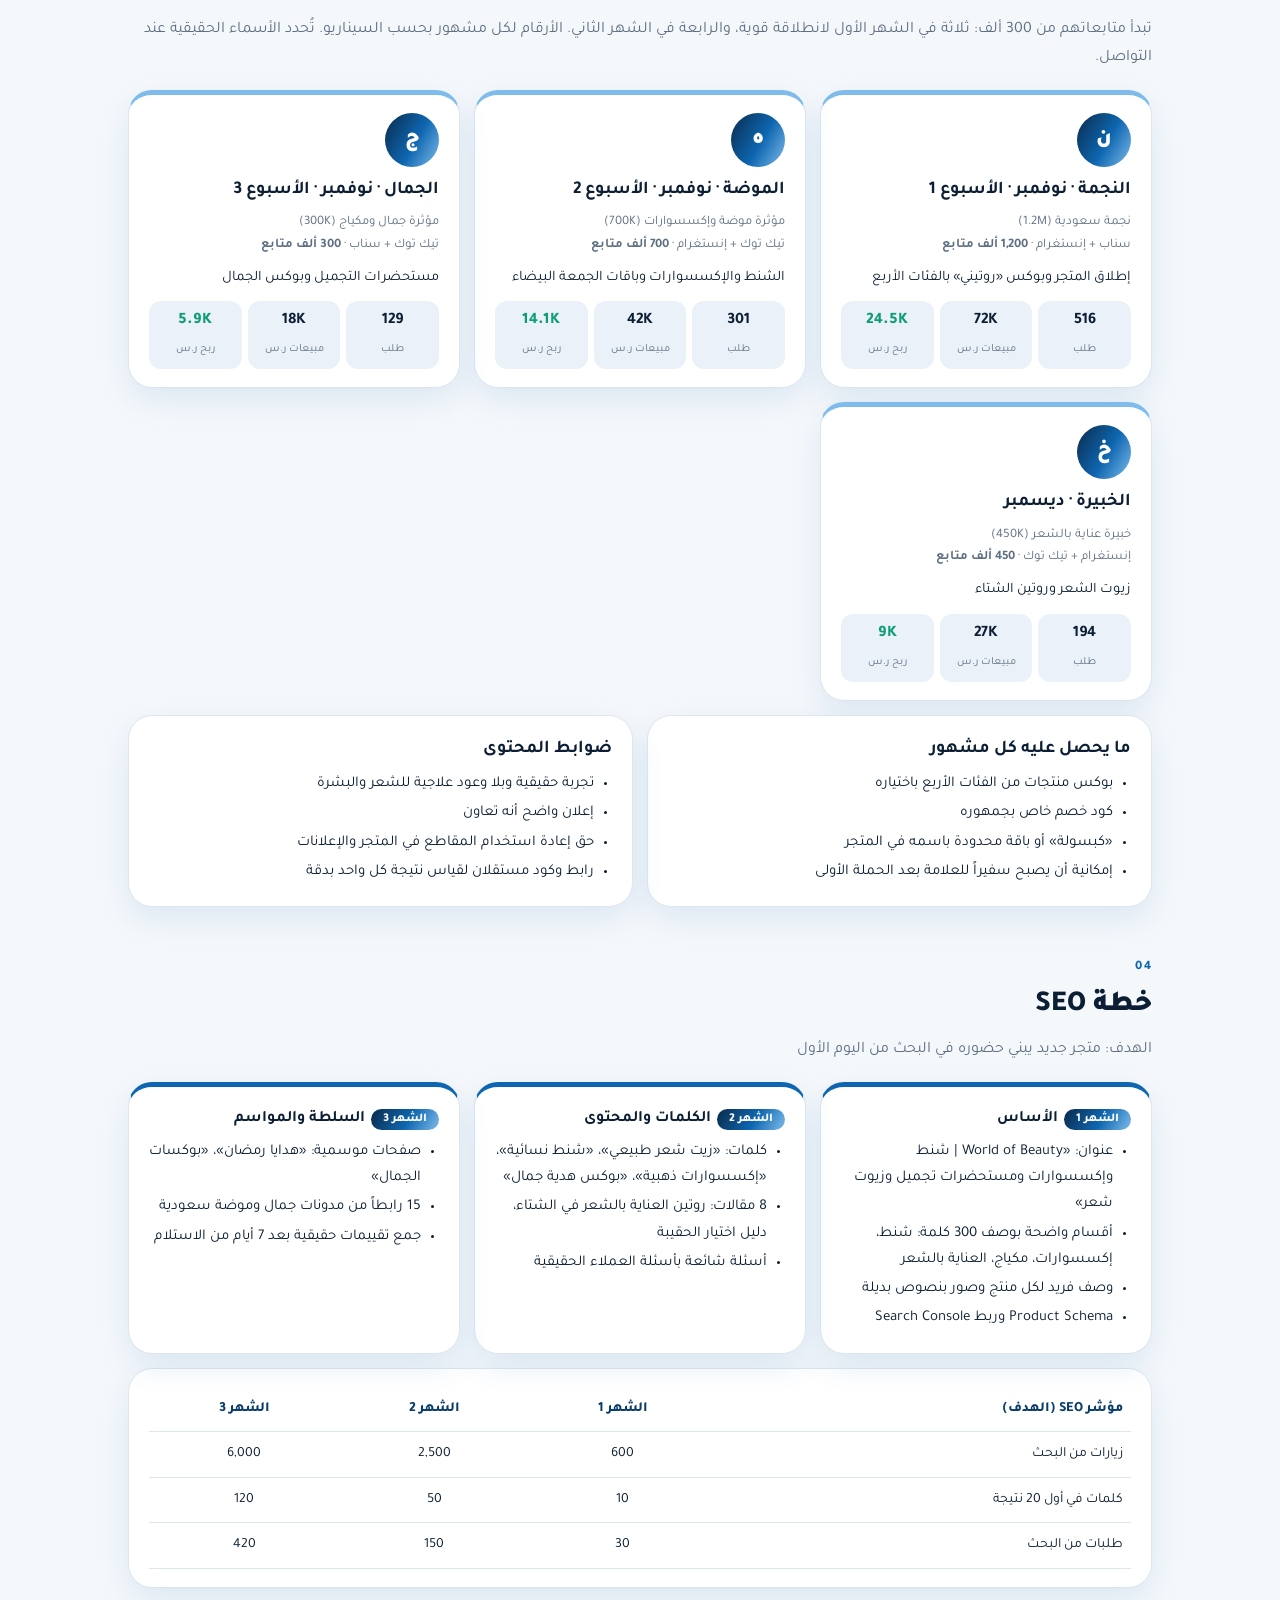
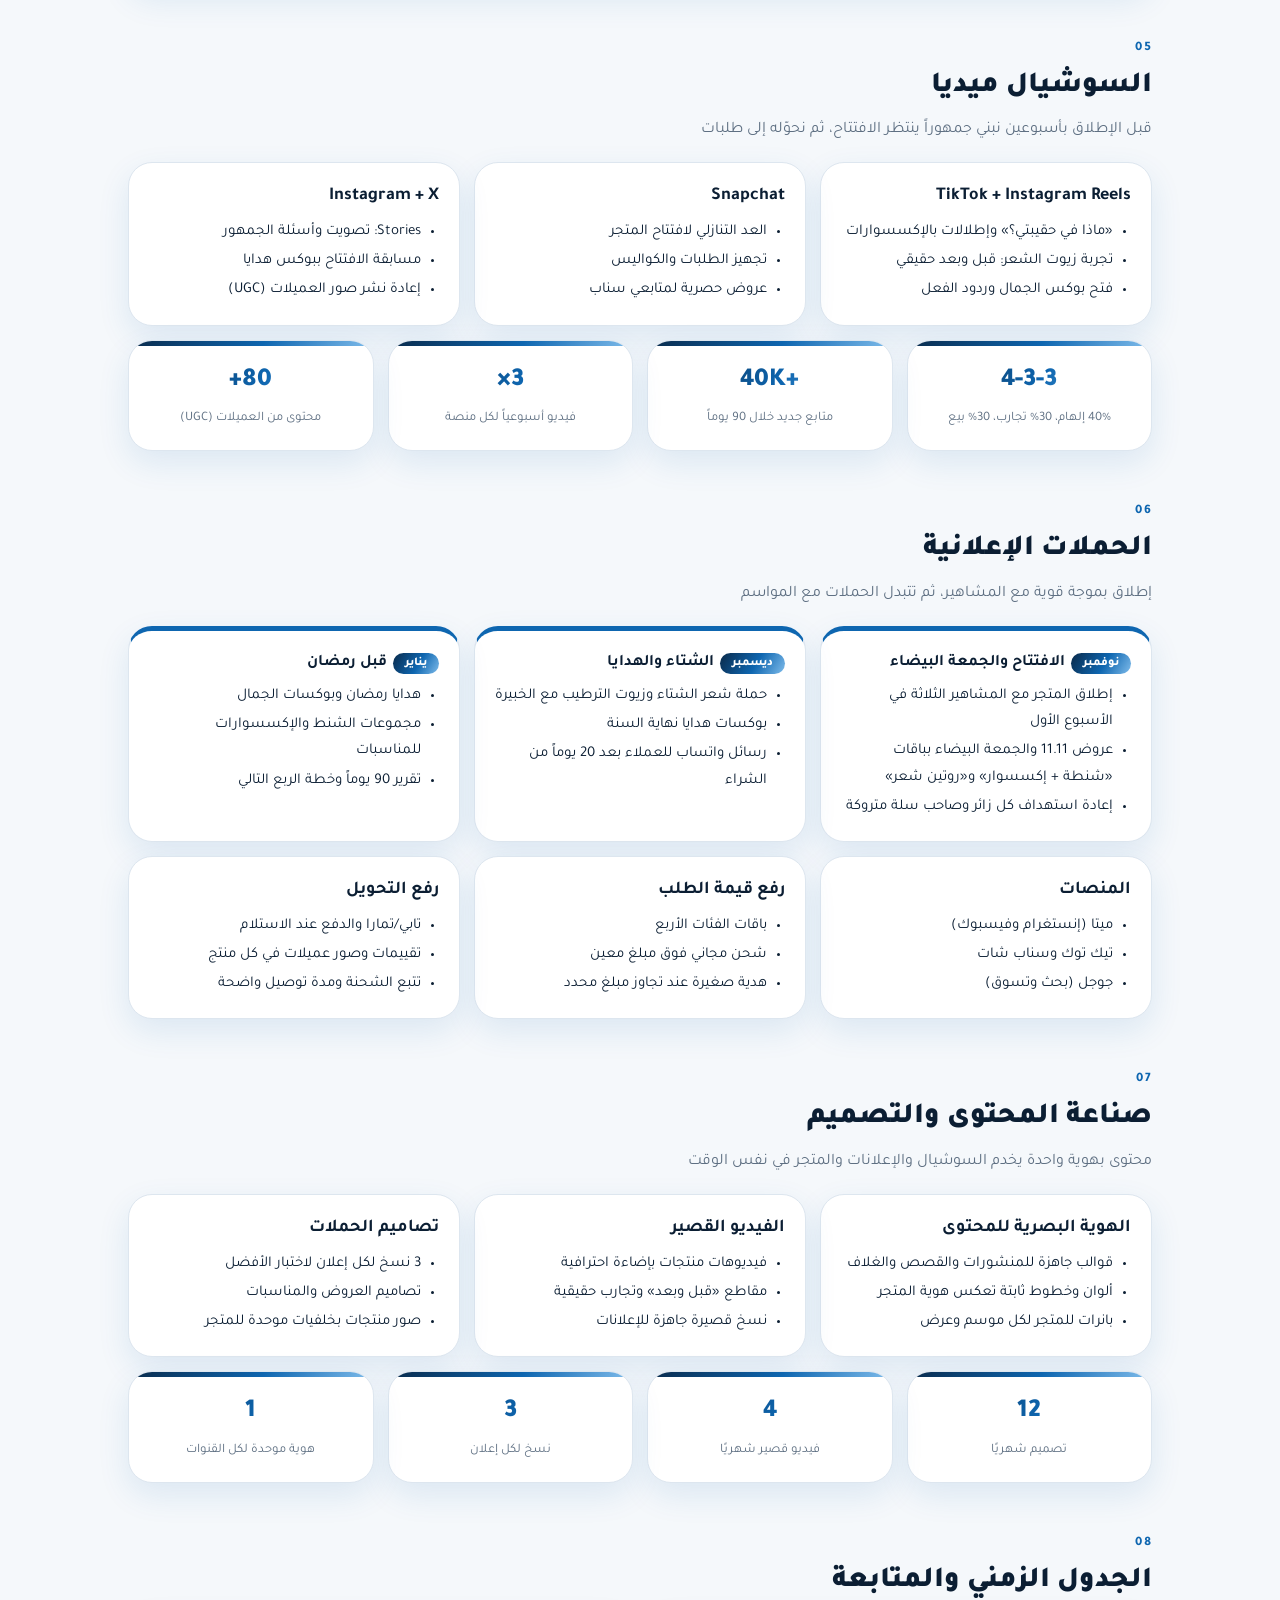
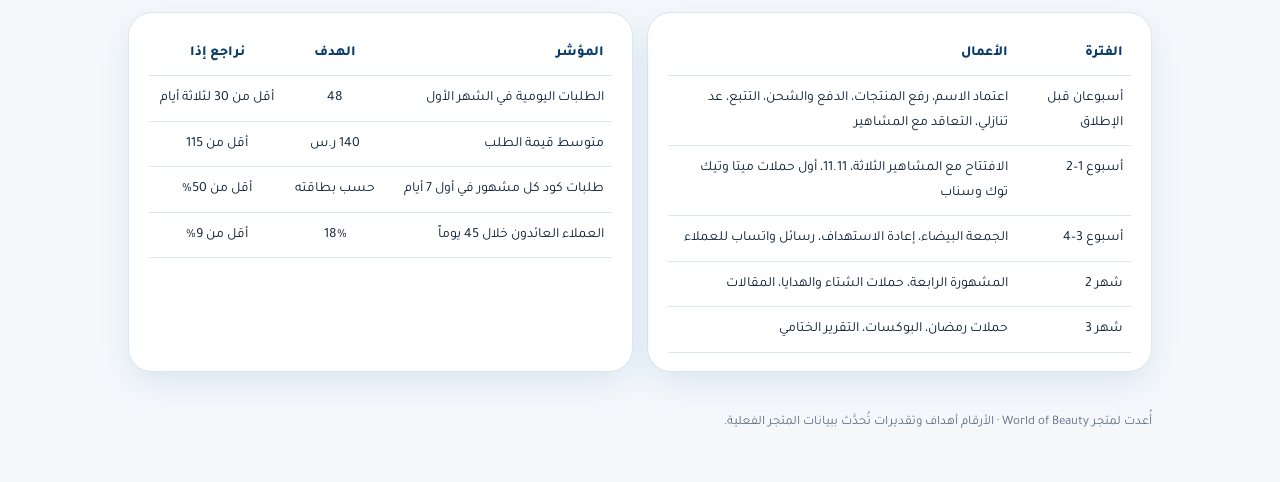
<file: templates/launch90.html>
<!DOCTYPE html>
<html lang="ar" dir="rtl">
<head>
<meta charset="utf-8">
<meta name="viewport" content="width=device-width, initial-scale=1, viewport-fit=cover">
<title>خطة إطلاق 90 يوماً – World of Beauty</title>
<link href="https://fonts.googleapis.com/css2?family=Tajawal:wght@400;500;700;800;900&display=swap" rel="stylesheet">
<style>
:root{--bg:#f5f8fb;--card:#fff;--ink:#0b1e33;--mut:#5e6f82;--rg:#0E66B0;--plum:#0A3D6B;--gold:#7FBCEB;--line:#dde6ef;--ok:#0f9d78;--neg:#d63c3c;--soft:#eaf1f8;--grad:linear-gradient(120deg,#0A2A4A 0%,#0E66B0 55%,#7FBCEB 100%);--hero:#071A2E;--shadow:0 12px 32px rgba(14,102,176,.11);box-sizing:border-box;padding-top:env(safe-area-inset-top,0px);padding-bottom:env(safe-area-inset-bottom,0px);color-scheme:light}
@media(prefers-color-scheme:dark){:root:not([data-theme="light"]){--bg:#07131f;--card:#0c1d2e;--ink:#eef3f8;--mut:#9fb4c8;--rg:#5ba8e6;--plum:#9cc9ee;--gold:#c9dff3;--line:#1d3550;--ok:#44d1a4;--neg:#ff7a7a;--soft:#10263b;--hero:#040b13;--shadow:0 12px 32px rgba(0,0,0,.5);color-scheme:dark}}
:root[data-theme="dark"]{--bg:#07131f;--card:#0c1d2e;--ink:#eef3f8;--mut:#9fb4c8;--rg:#5ba8e6;--plum:#9cc9ee;--gold:#c9dff3;--line:#1d3550;--ok:#44d1a4;--neg:#ff7a7a;--soft:#10263b;--hero:#040b13;--shadow:0 12px 32px rgba(0,0,0,.5);color-scheme:dark}
html{scroll-padding-top:env(safe-area-inset-top,0px)}
*{box-sizing:border-box}
body{margin:0;background:var(--bg);color:var(--ink);font-family:'Tajawal',system-ui,'Segoe UI',Tahoma,sans-serif;line-height:1.75}
.wrap{max-width:1060px;margin:auto;padding:0 18px}
.hero{background:var(--hero);color:#F4F1E2;padding:64px 0 74px;position:relative;overflow:hidden}
.hero:before,.hero:after{content:"";position:absolute;border-radius:50%;filter:blur(75px)}
.hero:before{width:380px;height:380px;background:#2F8BD8;opacity:.5;top:-150px;inset-inline-end:-50px}
.hero:after{width:300px;height:300px;background:#F4F1E2;opacity:.3;bottom:-160px;inset-inline-start:-30px}
.hero .in{position:relative;z-index:1}
.eyebrow{display:inline-block;border:1px solid rgba(255,255,255,.28);border-radius:99px;padding:2px 14px;font-size:13px;letter-spacing:.06em;background:rgba(255,255,255,.07)}
.hero h1{font-size:clamp(31px,7vw,56px);margin:14px 0 12px;font-weight:900;line-height:1.25}
.hero h1 em{font-style:normal;background:linear-gradient(120deg,#9CC9EE,#F4F1E2);-webkit-background-clip:text;background-clip:text;color:transparent}
.hero p{max-width:670px;margin:0;opacity:.88;font-size:17px}
.big{display:grid;grid-template-columns:repeat(auto-fit,minmax(170px,1fr));gap:14px;margin-top:30px}
.big div{background:rgba(255,255,255,.08);border:1px solid rgba(255,255,255,.18);border-radius:20px;padding:14px 18px;backdrop-filter:blur(8px)}
.big b{display:block;font-size:29px;font-weight:900;background:linear-gradient(120deg,#9CC9EE,#F4F1E2);-webkit-background-clip:text;background-clip:text;color:transparent}
.big span{font-size:13px;opacity:.8}
section{padding:40px 0 6px}
.sn{display:inline-block;font-size:13px;font-weight:800;color:var(--rg);letter-spacing:.1em}
h2{font-size:29px;margin:0 0 4px;font-weight:900}
.sub{color:var(--mut);margin:0 0 18px}
.grid{display:grid;gap:14px}
.g2{grid-template-columns:repeat(auto-fit,minmax(280px,1fr))}
.g3{grid-template-columns:repeat(auto-fit,minmax(250px,1fr))}
.g4{grid-template-columns:repeat(auto-fit,minmax(160px,1fr))}
.card{background:var(--card);border:1px solid var(--line);border-radius:24px;padding:18px 20px;box-shadow:var(--shadow);transition:transform .2s}
.card:hover{transform:translateY(-3px)}
.card h3{margin:0 0 6px;font-size:18px}
.card ul{margin:6px 0 0;padding-inline-start:18px}.card li{margin:3px 0;font-size:15px}
.kpi{text-align:center;position:relative;overflow:hidden}
.kpi:before{content:"";position:absolute;inset:0 0 auto;height:5px;background:var(--grad)}
.kpi b{display:block;font-size:26px;font-weight:900;background:var(--grad);-webkit-background-clip:text;background-clip:text;color:transparent}
.kpi span{font-size:13px;color:var(--mut)}
.tabs{display:inline-flex;gap:4px;background:var(--soft);padding:4px;border-radius:99px;margin-bottom:14px}
.tabs button{font:inherit;border:0;background:transparent;color:var(--ink);padding:7px 22px;border-radius:99px;cursor:pointer}
.tabs button.on{background:var(--grad);color:#fff;font-weight:800}
.bars{display:flex;gap:30px;align-items:flex-end;height:220px;padding:16px 6px 0;border-bottom:1px solid var(--line)}
.col{flex:1;display:flex;height:100%}.pair{display:flex;gap:8px;align-items:flex-end;height:100%;width:100%;justify-content:center}
.bar{width:36%;max-width:58px;border-radius:14px 14px 0 0;transition:height .5s;position:relative}
.bar.rev{background:linear-gradient(180deg,var(--rg),var(--gold))}.bar.net{background:linear-gradient(180deg,#2bbf97,#0c8f6f)}.bar.neg{background:var(--neg)}
.bar i{position:absolute;top:-21px;left:50%;transform:translateX(-50%);font-size:11.5px;font-style:normal;white-space:nowrap;color:var(--mut);font-weight:700}
.lbl{display:flex;gap:30px;margin-top:6px}.lbl div{flex:1;text-align:center;font-size:13px;color:var(--mut)}
.leg{display:flex;gap:14px;font-size:13px;color:var(--mut);margin-top:8px;flex-wrap:wrap}.leg s{display:inline-block;width:10px;height:10px;border-radius:3px;margin-inline-end:5px}
svg text{fill:var(--mut);font-family:inherit;font-size:11px}
table{width:100%;border-collapse:collapse;font-size:14px}
th,td{padding:10px 8px;border-bottom:1px solid var(--line);text-align:start;vertical-align:top}
th{color:var(--plum);font-weight:800}
td.n,th.n{text-align:center}.scroll{overflow-x:auto}.neg{color:var(--neg);font-weight:800}.pos{color:var(--ok);font-weight:800}
.tag{display:inline-block;background:var(--grad);color:#fff;border-radius:99px;padding:0 12px;font-size:12px;font-weight:800;margin-inline-end:6px}
.m{display:grid;gap:14px;grid-template-columns:repeat(auto-fit,minmax(280px,1fr))}.m .card{border-top:5px solid var(--rg)}
.goal{background:var(--hero);color:#F4F1E2;border-radius:26px;padding:22px 26px;margin-top:14px;border:1px solid rgba(255,255,255,.1);position:relative;overflow:hidden}
.goal:after{content:"";position:absolute;width:240px;height:240px;border-radius:50%;background:#2F8BD8;filter:blur(80px);opacity:.4;inset-inline-start:-60px;bottom:-110px}
.goal h3{margin:0 0 6px;position:relative}.goal ul{margin:4px 0 0;padding-inline-start:20px;position:relative}.goal li{margin:4px 0}
.cel{border-top:5px solid var(--gold)!important}
.cel .ava{width:54px;height:54px;border-radius:50%;background:var(--grad);display:flex;align-items:center;justify-content:center;color:#fff;font-weight:900;font-size:22px;margin-bottom:8px}
.cel .fl{font-size:13px;color:var(--mut)}
.cel .res{display:grid;grid-template-columns:repeat(3,1fr);gap:6px;margin-top:10px;text-align:center}
.cel .res div{background:var(--soft);border-radius:12px;padding:6px 2px}.cel .res b{display:block;font-size:16px}.cel .res span{font-size:11px;color:var(--mut)}
.note{font-size:13px;color:var(--mut);background:var(--soft);border-radius:16px;padding:10px 14px;margin-top:14px}
.warn{border:2px solid var(--gold)}
footer{padding:34px 0 48px;color:var(--mut);font-size:13px}
.themebtn{position:fixed;inset-inline-start:12px;bottom:calc(env(safe-area-inset-bottom,0px) + 12px);z-index:40;font:inherit;background:var(--card);color:var(--ink);border:1px solid var(--line);border-radius:99px;padding:4px 14px;cursor:pointer;box-shadow:var(--shadow)}
</style>
</head>
<body>
<button class="themebtn" onclick="tg()">◐ الوضع</button>

<header class="hero"><div class="wrap in">
<span class="eyebrow">WORLD OF BEAUTY · خطة إطلاق 90 يوماً</span>
<h1>انطلاقة <em>متجر الجمال</em> بأرباح من الشهر الأول وتصاعد يومي</h1>
<p>خطة إطلاق متكاملة لمتجر الشنط والإكسسوارات والمستحضرات التجميلية وزيوت الشعر: SEO وسوشيال ميديا وحملات إعلانية و4 مشاهير تبدأ متابعاتهم من 300 ألف. مع المبيعات والأرباح المتوقعة يوماً بيوم. الفترة: نوفمبر 2026 – يناير 2027.</p>
<div class="big" id="hb"></div>
</div></header>

<main class="wrap">

<section>
<span class="sn">01</span><h2>نقطة الانطلاق</h2>
<p class="sub">من فحص رابط المتجر salla.sa/world-of-beauty2030</p>
<div class="grid g2">
<div class="card"><h3>ما هو جاهز</h3><ul>
<li>متجر مُنشأ على سلة، وحسابات إنستغرام وX قائمة باسم world.of.beauty2030</li>
<li>أربع فئات منتجات تكمل بعضها: شنط، إكسسوارات، مستحضرات تجميل، زيوت شعر</li>
<li>قابلية ممتازة للباقات والهدايا ورفع قيمة الطلب (حقيبة + إكسسوار، روتين شعر، بوكس جمال)</li>
<li>سوق نشط طوال الموسم: الجمعة البيضاء، هدايا نهاية السنة، وما قبل رمضان</li>
</ul></div>
<div class="card warn"><h3>ما يجب إنجازه قبل يوم الإطلاق</h3><ul>
<li>المتجر حالياً في وضع الصيانة ويظهر باسم «Reva»، بينما الحسابات باسم World of Beauty: يلزم اعتماد اسم واحد على المتجر وكل الحسابات (وحساب X مكتوب «beauuty» بحرف زائد)</li>
<li>رفع 80 منتجاً على الأقل بصور وأوصاف ومخزون فعلي لكل فئة</li>
<li>تفعيل تابي/تمارا ومدى وأبل باي والدفع عند الاستلام، وشحن خلال 1–3 أيام</li>
<li>تفعيل التتبع (GA4 وبكسلات ميتا وتيك توك وسناب)، وروابط التواصل وزر واتساب</li>
<li>سياسات الاستبدال والاسترجاع وعنوان ووصف عربي لكل صفحة</li>
</ul></div>
</div>
</section>

<section>
<span class="sn">02</span><h2>المبيعات والأرباح المتوقعة</h2>
<p class="sub">«الهدف» هو سيناريو الخطة: صافي ربح لا يقل عن 30 ألف ر.س في الشهر الأول ثم تصاعد يومي</p>
<div class="tabs" id="tabs"><button data-s="c">متحفظ</button><button data-s="b" class="on">الهدف</button><button data-s="o">متفائل</button></div>
<div class="grid g4" id="kpis"></div>
<div class="card" style="margin-top:14px"><h3>صافي الربح اليومي خلال 90 يوماً</h3>
<svg id="dl" viewBox="0 0 640 240" width="100%" role="img" aria-label="منحنى صافي الربح اليومي"></svg>
<div class="leg"><span><s style="background:var(--rg)"></s>صافي الربح اليومي (ر.س)</span><span><s style="background:var(--gold)"></s>بداية كل شهر</span></div></div>
<div class="grid g2" style="margin-top:14px">
<div class="card"><h3>الأرباح التراكمية</h3><div class="scroll"><table id="cum"></table></div></div>
<div class="card scroll"><h3>الجدول الشهري</h3><table id="tbl"></table></div>
</div>
<div class="card" style="margin-top:14px">
<div class="bars" id="bars"></div>
<div class="lbl" id="lbl"><div>الشهر 1 · نوفمبر</div><div>الشهر 2 · ديسمبر</div><div>الشهر 3 · يناير</div></div>
<div class="leg"><span><s style="background:var(--rg)"></s>المبيعات</span><span><s style="background:#2bbf97"></s>صافي الربح</span><span><s style="background:var(--neg)"></s>خسارة</span></div>
</div>
<div class="goal" id="goal"></div>
<div class="grid g2" style="margin-top:14px">
<div class="card"><h3>ما يجب أن يتحقق للوصول إلى 30 ألف في الشهر الأول</h3><ul>
<li>حوالي 1,450 طلباً في 30 يوماً (≈ 48 طلباً يومياً)</li>
<li>أكثر من 65% منها من حملات المشاهير الثلاثة المنطلقين في الشهر الأول</li>
<li>متوسط قيمة طلب 140 ر.س وهامش 50% قبل الشحن</li>
<li>افتتاح المتجر بمخزون جاهز قبل 11.11، وشحن سريع</li>
<li>تعاقد المشاهير وتسليم المحتوى خلال أول أسبوعين</li></ul></div>
<div class="card"><h3>وإذا تحقق أقل من المتوقع؟</h3><p style="margin:4px 0;font-size:15px">السيناريو «المتحفظ» يفترض تحقق 60% فقط من الطلبات: يبقى المتجر رابحاً لكن الشهر الأول يكون قريباً من نقطة التعادل ثم يتصاعد. لذلك نراجع أداء كل مشهور وكل حملة أسبوعياً، وننقل الجهد فوراً إلى الأفضل.</p></div>
</div>
<div class="note">صافي الربح هو ما يتبقى بعد تكلفة المنتجات والتغليف والشحن ورسوم الدفع وكل تكاليف التسويق. الأرقام أهداف وتقديرات تخطيطية مبنية على افتراضات (متوسط الطلب 140 ر.س، هامش 50%) لأن المنتجات والأسعار لم تُعرض بعد، وليست ضماناً. تُحدَّث ببيانات المتجر الفعلية بعد أول أسبوعين.</div>
</section>

<section data-sec="influencers">
<span class="sn">03</span><h2>المشاهير الأربعة</h2>
<p class="sub">تبدأ متابعاتهم من 300 ألف: ثلاثة في الشهر الأول لانطلاقة قوية، والرابعة في الشهر الثاني. الأرقام لكل مشهور بحسب السيناريو. تُحدد الأسماء الحقيقية عند التواصل.</p>
<div class="grid g3" id="cel"></div>
<div class="grid g2" style="margin-top:14px">
<div class="card"><h3>ما يحصل عليه كل مشهور</h3><ul><li>بوكس منتجات من الفئات الأربع باختياره</li><li>كود خصم خاص بجمهوره</li><li>«كبسولة» أو باقة محدودة باسمه في المتجر</li><li>إمكانية أن يصبح سفيراً للعلامة بعد الحملة الأولى</li></ul></div>
<div class="card"><h3>ضوابط المحتوى</h3><ul><li>تجربة حقيقية وبلا وعود علاجية للشعر والبشرة</li><li>إعلان واضح أنه تعاون</li><li>حق إعادة استخدام المقاطع في المتجر والإعلانات</li><li>رابط وكود مستقلان لقياس نتيجة كل واحد بدقة</li></ul></div>
</div>
</section>

<section data-sec="seo">
<span class="sn">04</span><h2>خطة SEO</h2>
<p class="sub">الهدف: متجر جديد يبني حضوره في البحث من اليوم الأول</p>
<div class="m">
<div class="card"><span class="tag">الشهر 1</span><b>الأساس</b><ul><li>عنوان: «World of Beauty | شنط وإكسسوارات ومستحضرات تجميل وزيوت شعر»</li><li>أقسام واضحة بوصف 300 كلمة: شنط، إكسسوارات، مكياج، العناية بالشعر</li><li>وصف فريد لكل منتج وصور بنصوص بديلة</li><li>Product Schema وربط Search Console</li></ul></div>
<div class="card"><span class="tag">الشهر 2</span><b>الكلمات والمحتوى</b><ul><li>كلمات: «زيت شعر طبيعي»، «شنط نسائية»، «إكسسوارات ذهبية»، «بوكس هدية جمال»</li><li>8 مقالات: روتين العناية بالشعر في الشتاء، دليل اختيار الحقيبة</li><li>أسئلة شائعة بأسئلة العملاء الحقيقية</li></ul></div>
<div class="card"><span class="tag">الشهر 3</span><b>السلطة والمواسم</b><ul><li>صفحات موسمية: «هدايا رمضان»، «بوكسات الجمال»</li><li>15 رابطاً من مدونات جمال وموضة سعودية</li><li>جمع تقييمات حقيقية بعد 7 أيام من الاستلام</li></ul></div>
</div>
<div class="card scroll" style="margin-top:14px"><table>
<tr><th>مؤشر SEO (الهدف)</th><th class="n">الشهر 1</th><th class="n">الشهر 2</th><th class="n">الشهر 3</th></tr>
<tr><td>زيارات من البحث</td><td class="n">600</td><td class="n">2,500</td><td class="n">6,000</td></tr>
<tr><td>كلمات في أول 20 نتيجة</td><td class="n">10</td><td class="n">50</td><td class="n">120</td></tr>
<tr><td>طلبات من البحث</td><td class="n">30</td><td class="n">150</td><td class="n">420</td></tr>
</table></div>
</section>

<section data-sec="social">
<span class="sn">05</span><h2>السوشيال ميديا</h2>
<p class="sub">قبل الإطلاق بأسبوعين نبني جمهوراً ينتظر الافتتاح، ثم نحوّله إلى طلبات</p>
<div class="grid g3">
<div class="card"><h3>TikTok + Instagram Reels</h3><ul><li>«ماذا في حقيبتي؟» وإطلالات بالإكسسوارات</li><li>تجربة زيوت الشعر: قبل وبعد حقيقي</li><li>فتح بوكس الجمال وردود الفعل</li></ul></div>
<div class="card"><h3>Snapchat</h3><ul><li>العد التنازلي لافتتاح المتجر</li><li>تجهيز الطلبات والكواليس</li><li>عروض حصرية لمتابعي سناب</li></ul></div>
<div class="card"><h3>Instagram + X</h3><ul><li>Stories: تصويت وأسئلة الجمهور</li><li>مسابقة الافتتاح ببوكس هدايا</li><li>إعادة نشر صور العميلات (UGC)</li></ul></div>
</div>
<div class="grid g4" style="margin-top:14px">
<div class="card kpi"><b>4-3-3</b><span>40% إلهام، 30% تجارب، 30% بيع</span></div>
<div class="card kpi"><b>+40K</b><span>متابع جديد خلال 90 يوماً</span></div>
<div class="card kpi"><b>3×</b><span>فيديو أسبوعياً لكل منصة</span></div>
<div class="card kpi"><b>80+</b><span>محتوى من العميلات (UGC)</span></div>
</div>
</section>

<section data-sec="ads">
<span class="sn">06</span><h2>الحملات الإعلانية</h2>
<p class="sub">إطلاق بموجة قوية مع المشاهير، ثم تتبدل الحملات مع المواسم</p>
<div class="m">
<div class="card"><span class="tag">نوفمبر</span><b>الافتتاح والجمعة البيضاء</b><ul><li>إطلاق المتجر مع المشاهير الثلاثة في الأسبوع الأول</li><li>عروض 11.11 والجمعة البيضاء بباقات «شنطة + إكسسوار» و«روتين شعر»</li><li>إعادة استهداف كل زائر وصاحب سلة متروكة</li></ul></div>
<div class="card"><span class="tag">ديسمبر</span><b>الشتاء والهدايا</b><ul><li>حملة شعر الشتاء وزيوت الترطيب مع الخبيرة</li><li>بوكسات هدايا نهاية السنة</li><li>رسائل واتساب للعملاء بعد 20 يوماً من الشراء</li></ul></div>
<div class="card"><span class="tag">يناير</span><b>قبل رمضان</b><ul><li>هدايا رمضان وبوكسات الجمال</li><li>مجموعات الشنط والإكسسوارات للمناسبات</li><li>تقرير 90 يوماً وخطة الربع التالي</li></ul></div>
</div>
<div class="grid g3" style="margin-top:14px">
<div class="card"><h3>المنصات</h3><ul><li>ميتا (إنستغرام وفيسبوك)</li><li>تيك توك وسناب شات</li><li>جوجل (بحث وتسوق)</li></ul></div>
<div class="card"><h3>رفع قيمة الطلب</h3><ul><li>باقات الفئات الأربع</li><li>شحن مجاني فوق مبلغ معين</li><li>هدية صغيرة عند تجاوز مبلغ محدد</li></ul></div>
<div class="card"><h3>رفع التحويل</h3><ul><li>تابي/تمارا والدفع عند الاستلام</li><li>تقييمات وصور عميلات في كل منتج</li><li>تتبع الشحنة ومدة توصيل واضحة</li></ul></div>
</div>
</section>

<section data-sec="design">
<span class="sn">07</span><h2>صناعة المحتوى والتصميم</h2>
<p class="sub">محتوى بهوية واحدة يخدم السوشيال والإعلانات والمتجر في نفس الوقت</p>
<div class="grid g3">
<div class="card"><h3>الهوية البصرية للمحتوى</h3><ul><li>قوالب جاهزة للمنشورات والقصص والغلاف</li><li>ألوان وخطوط ثابتة تعكس هوية المتجر</li><li>بانرات للمتجر لكل موسم وعرض</li></ul></div>
<div class="card"><h3>الفيديو القصير</h3><ul><li>فيديوهات منتجات بإضاءة احترافية</li><li>مقاطع «قبل وبعد» وتجارب حقيقية</li><li>نسخ قصيرة جاهزة للإعلانات</li></ul></div>
<div class="card"><h3>تصاميم الحملات</h3><ul><li>3 نسخ لكل إعلان لاختبار الأفضل</li><li>تصاميم العروض والمناسبات</li><li>صور منتجات بخلفيات موحدة للمتجر</li></ul></div>
</div>
<div class="grid g4" style="margin-top:14px">
<div class="card kpi"><b>12</b><span>تصميم شهريًا</span></div>
<div class="card kpi"><b>4</b><span>فيديو قصير شهريًا</span></div>
<div class="card kpi"><b>3</b><span>نسخ لكل إعلان</span></div>
<div class="card kpi"><b>1</b><span>هوية موحدة لكل القنوات</span></div>
</div>
</section>

<section>
<span class="sn">08</span><h2>الجدول الزمني والمتابعة</h2>
<div class="grid g2">
<div class="card scroll"><table>
<tr><th>الفترة</th><th>الأعمال</th></tr>
<tr><td>أسبوعان قبل الإطلاق</td><td>اعتماد الاسم، رفع المنتجات، الدفع والشحن، التتبع، عد تنازلي، التعاقد مع المشاهير</td></tr>
<tr><td>أسبوع 1–2</td><td>الافتتاح مع المشاهير الثلاثة، 11.11، أول حملات ميتا وتيك توك وسناب</td></tr>
<tr><td>أسبوع 3–4</td><td>الجمعة البيضاء، إعادة الاستهداف، رسائل واتساب للعملاء</td></tr>
<tr><td>شهر 2</td><td>المشهورة الرابعة، حملات الشتاء والهدايا، المقالات</td></tr>
<tr><td>شهر 3</td><td>حملات رمضان، البوكسات، التقرير الختامي</td></tr>
</table></div>
<div class="card scroll"><table>
<tr><th>المؤشر</th><th class="n">الهدف</th><th class="n">نراجع إذا</th></tr>
<tr><td>الطلبات اليومية في الشهر الأول</td><td class="n">48</td><td class="n">أقل من 30 لثلاثة أيام</td></tr>
<tr><td>متوسط قيمة الطلب</td><td class="n">140 ر.س</td><td class="n">أقل من 115</td></tr>
<tr><td>طلبات كود كل مشهور في أول 7 أيام</td><td class="n">حسب بطاقته</td><td class="n">أقل من 50%</td></tr>
<tr><td>العملاء العائدون خلال 45 يوماً</td><td class="n">18%</td><td class="n">أقل من 9%</td></tr>
</table></div>
</div>
</section>
</main>

<footer><div class="wrap">أُعدت لمتجر World of Beauty · الأرقام أهداف وتقديرات تُحدَّث ببيانات المتجر الفعلية.</div></footer>

<script>
function tg(){var r=document.documentElement,d=matchMedia('(prefers-color-scheme: dark)').matches,c=r.getAttribute('data-theme')||(d?'dark':'light');r.setAttribute('data-theme',c==='dark'?'light':'dark')}
var M=3;var MN=['نوفمبر','ديسمبر','يناير'];var PL='90 يوماً';
var f=function(n){return Math.round(n).toLocaleString('en-US')};
var D={"c":{"s":0.6,"o":[870,1290,1800],"r":[121800,180600,252000],"n":[3760,13920,26400]},"b":{"s":1,"o":[1450,2150,3000],"r":[203000,301000,420000],"n":[31600,55200,84000]},"o":{"s":1.25,"o":[1813,2688,3750],"r":[253820,376320,525000],"n":[49024,81024,120000]}};
var DX={c:['+25K','12%','150','3,500','70'],b:['+40K','18%','260','6,000','120'],o:['+55K','24%','360','8,000','150']};
var CE=[['ن','النجمة','نجمة سعودية (1.2M)','سناب + إنستغرام',1200,'نوفمبر · الأسبوع 1','إطلاق المتجر وبوكس «روتيني» بالفئات الأربع',516],
['ه','الموضة','مؤثرة موضة وإكسسوارات (700K)','تيك توك + إنستغرام',700,'نوفمبر · الأسبوع 2','الشنط والإكسسوارات وباقات الجمعة البيضاء',301],
['ج','الجمال','مؤثرة جمال ومكياج (300K)','تيك توك + سناب',300,'نوفمبر · الأسبوع 3','مستحضرات التجميل وبوكس الجمال',129],
['خ','الخبيرة','خبيرة عناية بالشعر (450K)','إنستغرام + تيك توك',450,'ديسمبر','زيوت الشعر وروتين الشتاء',194]];
function fit(a,ratio){a=a.slice(0,M);while(a.length<M){var L=a[a.length-1],P=a.length>1?a[a.length-2]:L,nx;if(ratio){var g=P>0?L/P:1.1;g=Math.min(1.3,Math.max(1.03,1+(g-1)*0.7));nx=L*g}else{nx=L+Math.max((L-P)*0.85,Math.abs(L)*0.05)}a.push(Math.round(nx))}return a}
for(var _k in D){D[_k].o=fit(D[_k].o,1);D[_k].r=fit(D[_k].r,1);D[_k].n=fit(D[_k].n,0)}
function L1(){return M*30-1}
function sum(a){return a.reduce(function(x,y){return x+y},0)}
function tw(el,to,sfx){var t0=performance.now(),from=+el.dataset.v||0;el.dataset.v=to;(function s(t){var p=Math.min(1,(t-t0)/700),e=1-Math.pow(1-p,3);el.textContent=f(from+(to-from)*e)+(sfx||'');if(p<1)requestAnimationFrame(s)})(t0)}
function det(m){return m[0][0]*(m[1][1]*m[2][2]-m[1][2]*m[2][1])-m[0][1]*(m[1][0]*m[2][2]-m[1][2]*m[2][0])+m[0][2]*(m[1][0]*m[2][1]-m[1][1]*m[2][0])}
function daily(T){var n=T.length,o=[],mid=function(i){return 30*i+15.5},val=function(i){return T[i]/30};for(var d=1;d<=30*n;d++){var i;if(n===1){o.push(val(0));continue}if(d<=mid(0))i=0;else if(d>=mid(n-1))i=n-2;else i=Math.min(n-2,Math.floor((d-15.5)/30));var t=(d-mid(i))/30;o.push(val(i)+(val(i+1)-val(i))*t)}for(var m=0;m<n;m++){var s0=0;for(var d2=30*m;d2<30*m+30;d2++)s0+=o[d2];var adj=(T[m]-s0)/30;for(var d3=30*m;d3<30*m+30;d3++)o[d3]+=adj}return o}
function chart(v){
 var W=640,H=240,pl=14,pr=10,pt=18,pb=28,mx=Math.max.apply(null,v),mn=Math.min(0,Math.min.apply(null,v));
 var L=v.length-1,X=function(i){return pl+i*(W-pl-pr)/L},Y=function(y){return pt+(mx-y)/(mx-mn)*(H-pt-pb)};
 var d=v.map(function(y,i){return(i?'L':'M')+X(i).toFixed(1)+' '+Y(y).toFixed(1)}).join(' ');
 var h='<line x1="'+pl+'" x2="'+(W-pr)+'" y1="'+Y(0)+'" y2="'+Y(0)+'" stroke="var(--line)" stroke-width="2"/>';
 for(var e=1;e<M;e++){var xd=30*e;h+='<line x1="'+X(xd)+'" x2="'+X(xd)+'" y1="'+pt+'" y2="'+(H-pb)+'" stroke="var(--gold)" stroke-dasharray="3 4" opacity=".7"/><text x="'+X(xd)+'" y="'+(e%2?pt-5:pt+8)+'" text-anchor="middle">'+MN[e]+'</text>'}
 h+='<path d="'+d+' L'+X(L)+' '+Y(0)+' L'+X(0)+' '+Y(0)+'Z" fill="var(--rg)" opacity=".18"/><path d="'+d+'" fill="none" stroke="var(--rg)" stroke-width="3" stroke-linejoin="round"/>';
 (function(){var st=Math.max(1,Math.ceil(M/4)),P=[[0,'يوم 1']];for(var e=st;e<M;e+=st)P.push([30*e-1,'يوم '+(30*e)]);P.push([L,'يوم '+(L+1)]);return P})().forEach(function(e){var an=e[0]===L?'end':(e[0]===0?'start':'middle');h+='<circle cx="'+X(e[0])+'" cy="'+Y(v[e[0]])+'" r="4" fill="var(--rg)"/><text x="'+X(e[0])+'" y="'+(H-8)+'" text-anchor="'+an+'">'+e[1]+'</text><text x="'+X(e[0])+'" y="'+(Y(v[e[0]])-8)+'" text-anchor="'+an+'" style="fill:var(--ink);font-weight:700">'+f(v[e[0]])+'</text>'});
 document.getElementById('dl').innerHTML=h;
}
function render(k){
 var d=D[k],R=sum(d.r),N=sum(d.n),O=sum(d.o),s=d.s,v=daily(d.n);
 var K=[['أرباح الشهر الأول',d.n[0],' ر.س'],['صافي الربح '+PL,N,' ر.س'],['مبيعات '+PL,R,' ر.س'],['عدد الطلبات',O,'']];
 document.getElementById('kpis').innerHTML=K.map(function(x,i){return'<div class="card kpi"><b id="k'+i+'"></b><span>'+x[0]+'</span></div>'}).join('');
 K.forEach(function(x,i){tw(document.getElementById('k'+i),x[1],x[2])});
 document.getElementById('hb').innerHTML=[['أرباح الشهر الأول'],['صافي الربح '+PL],['مبيعات '+PL]].map(function(x,i){return'<div><b id="h'+i+'"></b><span>'+x[0]+'</span></div>'}).join('');
 [d.n[0],N,R].forEach(function(x,i){tw(document.getElementById('h'+i),x,' ر.س')});
 chart(v);
 var cs=[7,30],_st=Math.max(1,Math.ceil((M-1)/4));if(M===1)cs=[7,14,21,30];else{for(var _e=1+_st;_e<M;_e+=_st)cs.push(30*_e);cs.push(30*M)}var ac=0,cum=[];v.forEach(function(y,i){ac+=y;if(cs.indexOf(i+1)>=0)cum.push(ac)});
 document.getElementById('cum').innerHTML='<tr><th>حتى اليوم</th>'+cs.map(function(c){return'<th class="n">'+c+'</th>'}).join('')+'</tr><tr><td>الربح التراكمي (ر.س)</td>'+cum.map(function(c){return'<td class="n'+(c<0?' neg':'')+'">'+f(c)+'</td>'}).join('')+'</tr>';
 var mx=Math.max.apply(null,d.r);
 document.getElementById('bars').style.gap=M>6?'10px':'';document.getElementById('bars').innerHTML=d.r.map(function(r,i){var n=d.n[i];return'<div class="col"><div class="pair"><div class="bar rev" style="height:'+(r/mx*185)+'px"><i>'+f(r/1000)+'K</i></div><div class="bar '+(n<0?'neg':'net')+'" style="height:'+Math.max(Math.abs(n)/mx*185,3)+'px"><i>'+(n<0?'-':'')+f(Math.abs(n)/1000)+'K</i></div></div></div>'}).join('');
 var row=function(t,a,tot,neg){return'<tr><td>'+t+'</td>'+a.map(function(x){return'<td class="n'+(neg&&x<0?' neg':'')+'">'+f(x)+'</td>'}).join('')+'<td class="n"><b>'+f(tot)+'</b></td></tr>'};
 document.getElementById('tbl').innerHTML='<tr><th></th>'+MN.map(function(m){return'<th class="n">'+m+'</th>'}).join('')+'<th class="n">المجموع</th></tr>'+row('الطلبات',d.o,O)+row('المبيعات (ر.س)',d.r,R)+row('صافي الربح (ر.س)',d.n,N,true);
 var x=DX[k],co=0,cr=0,cp=0,celEl=document.getElementById('cel');
 if(celEl) celEl.innerHTML=CE.map(function(c){var o=c[7]*s,sa=o*140,p=o*48-300;co+=o;cr+=sa;cp+=p;return'<div class="card cel"><div class="ava">'+c[0]+'</div><h3>'+c[1]+' · '+c[5]+'</h3><div class="fl">'+c[2]+'<br>'+c[3]+' · <b>'+f(c[4])+' ألف متابع</b></div><p style="font-size:14.5px;margin:8px 0 0">'+c[6]+'</p><div class="res"><div><b>'+f(o)+'</b><span>طلب</span></div><div><b>'+f(sa/1000)+'K</b><span>مبيعات ر.س</span></div><div><b class="pos">'+(Math.round(p/100)/10)+'K</b><span>ربح ر.س</span></div></div></div>'}).join('');
 document.getElementById('goal').innerHTML='<h3>النتيجة التي نصل لها في نهاية الخطة ('+PL+')</h3><ul><li>أرباح يومية تصل إلى '+f(v[L1()])+' ر.س في اليوم الأخير (مقابل '+f(v[0])+' ر.س في اليوم الأول)، وفي صعود يومي</li><li>مبيعات شهرية '+f(d.r[M-1])+' ر.س وحوالي '+f(d.o[M-1])+' طلب في الشهر، وربح صافٍ '+f(d.n[M-1])+' ر.س</li>'+(celEl?'<li>المشاهير الأربعة يجلبون '+f(co)+' طلباً ومبيعات '+f(cr)+' ر.س وأرباحاً ≈ '+f(cp)+' ر.س</li>':'')+'<li>'+x[0]+' متابع جديد، و'+x[2]+' تقييماً حقيقياً، و'+x[3]+' زيارة شهرياً من البحث ('+x[4]+' كلمة في أول 20 نتيجة)</li><li>عملاء عائدون بنسبة '+x[1]+'، وقاعدة جاهزة لذروة رمضان</li></ul>';
}
document.getElementById('tabs').addEventListener('click',function(e){var b=e.target.closest('button');if(!b)return;[].forEach.call(this.children,function(x){x.classList.remove('on')});b.classList.add('on');render(b.dataset.s)});
render('b');
</script>
</body>
</html>
</file>
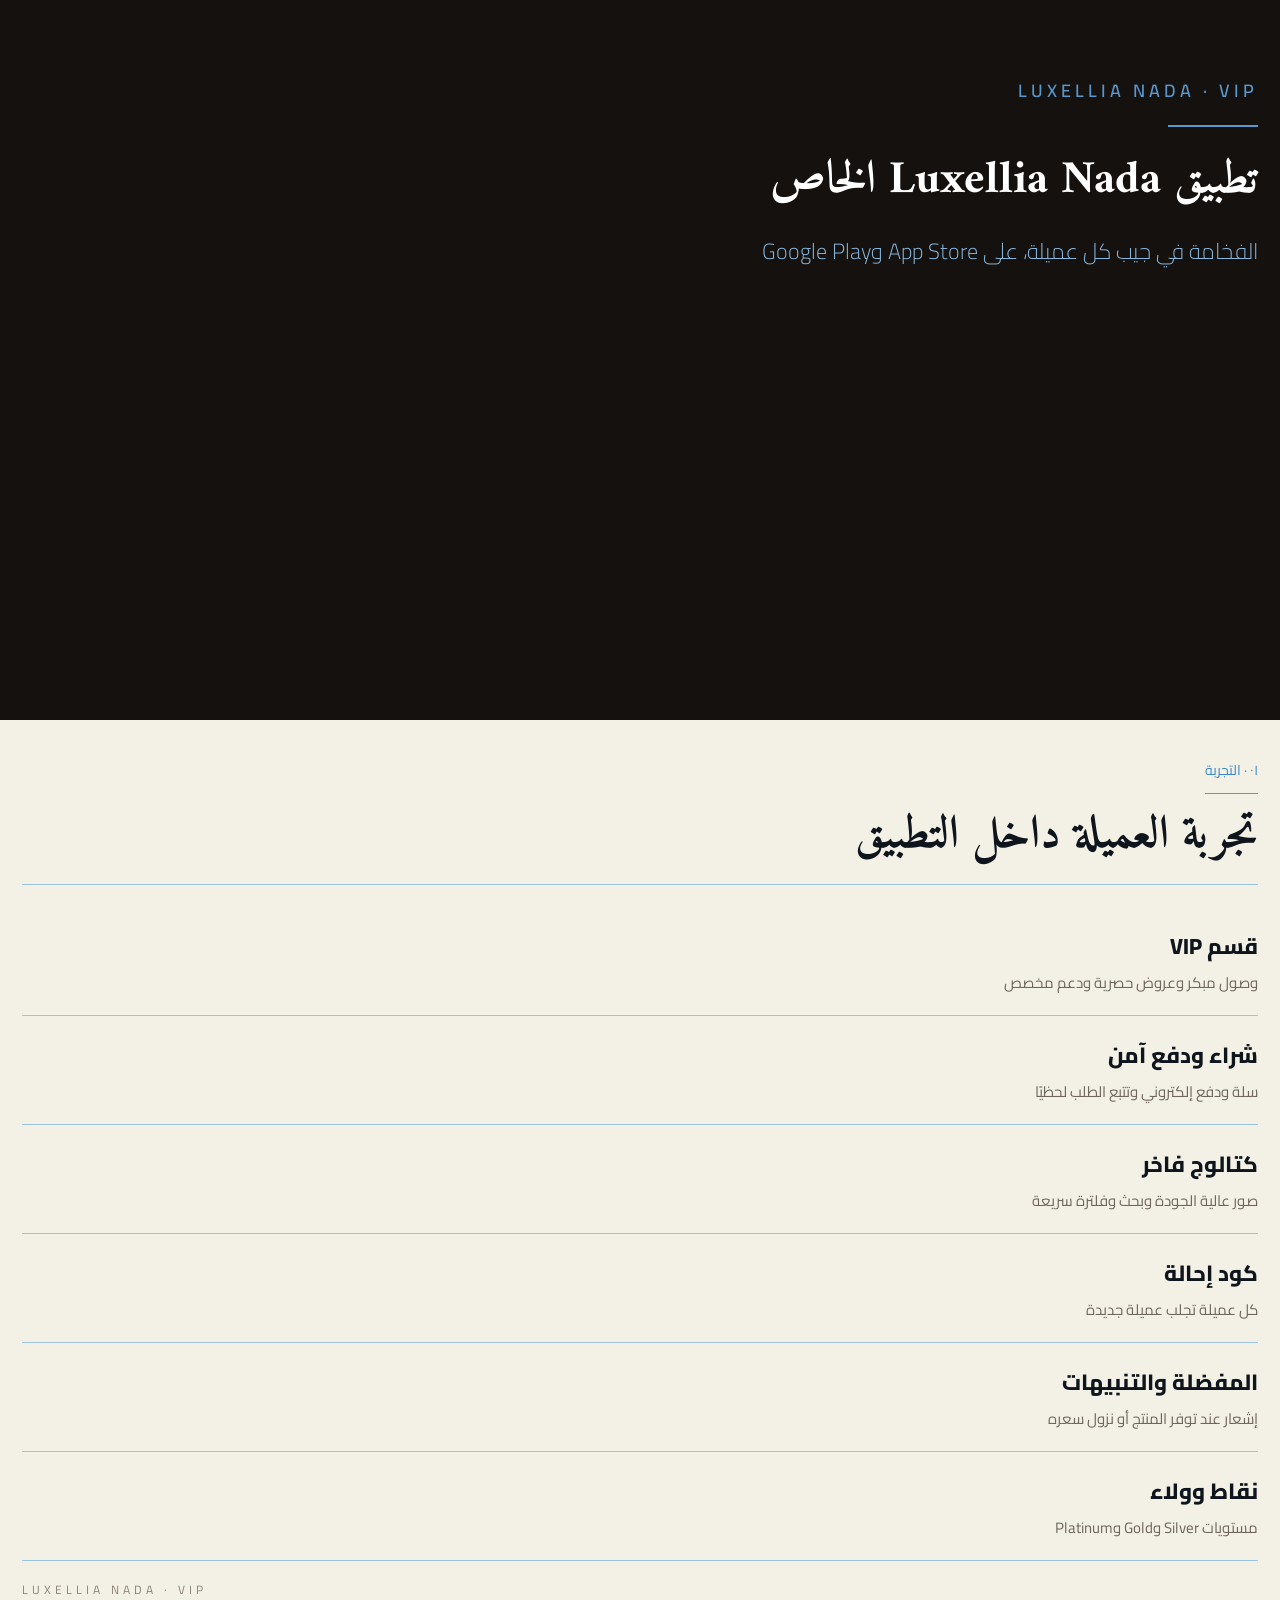
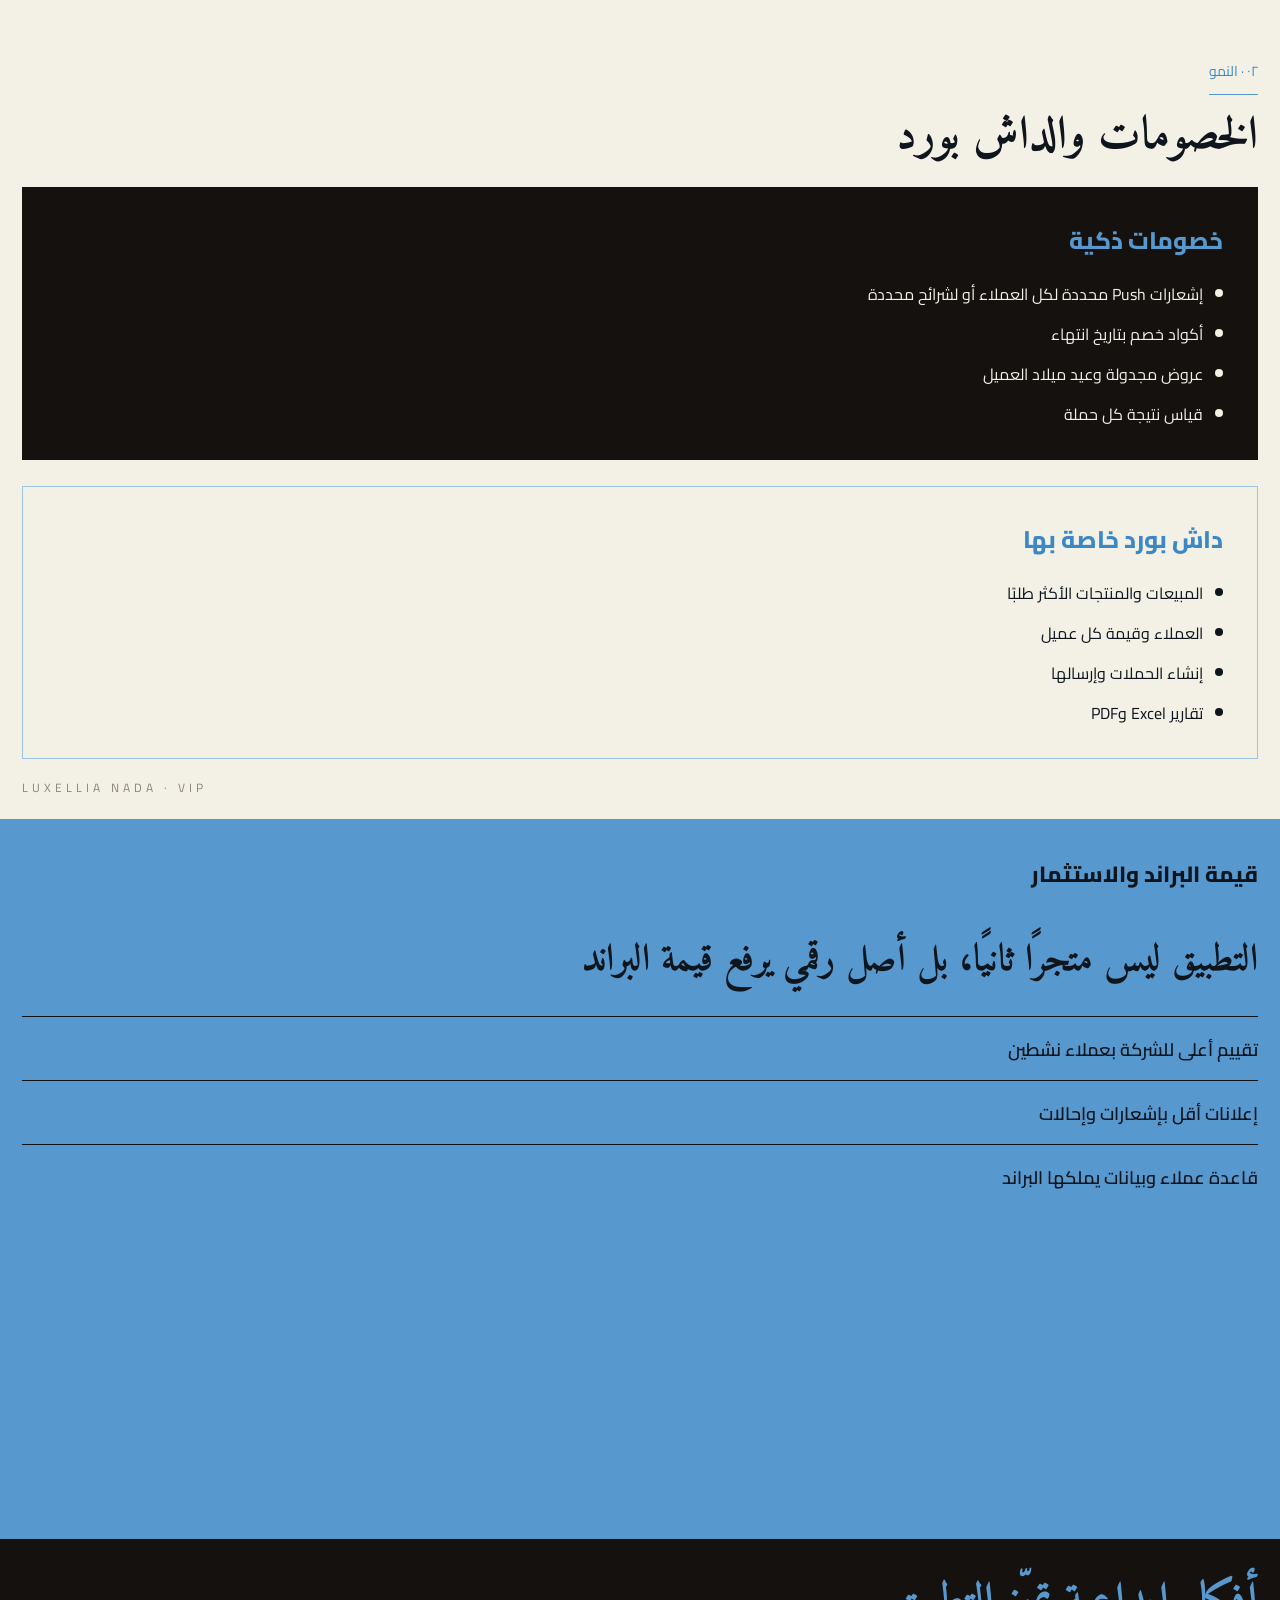
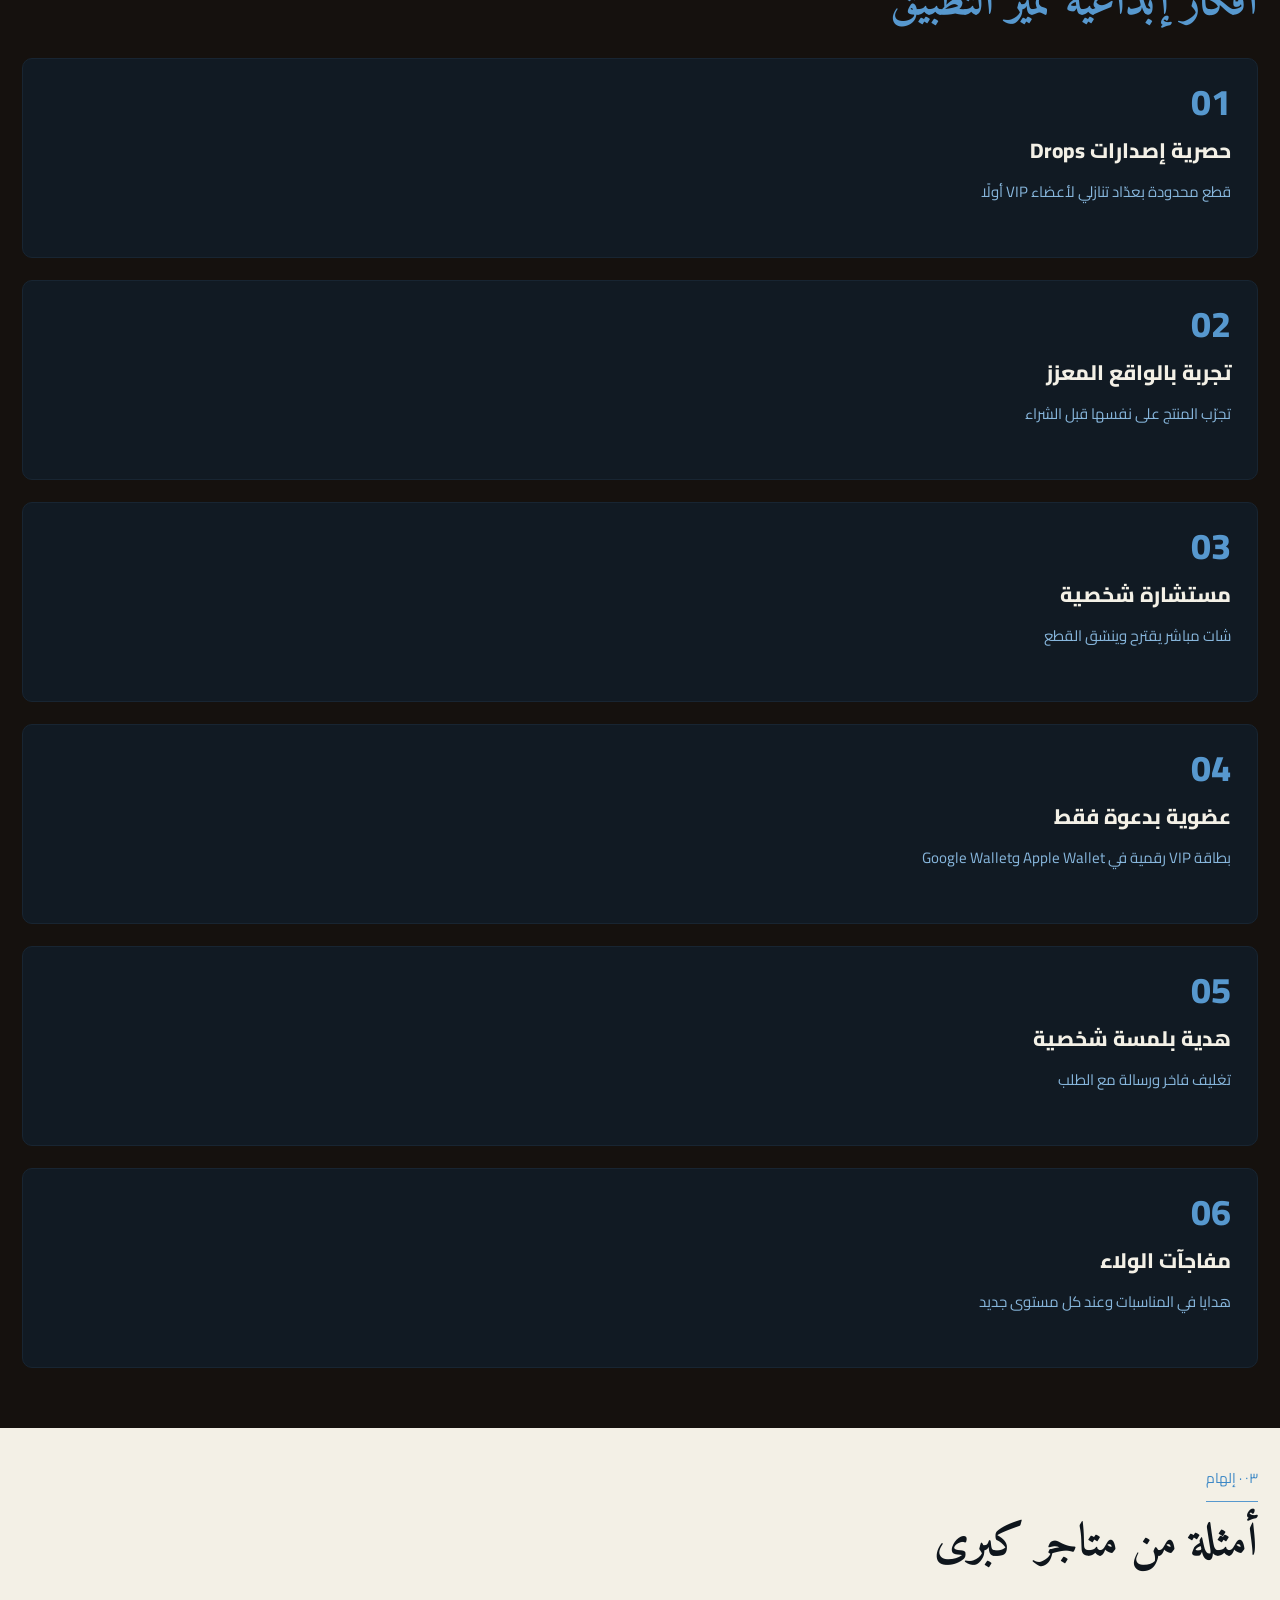
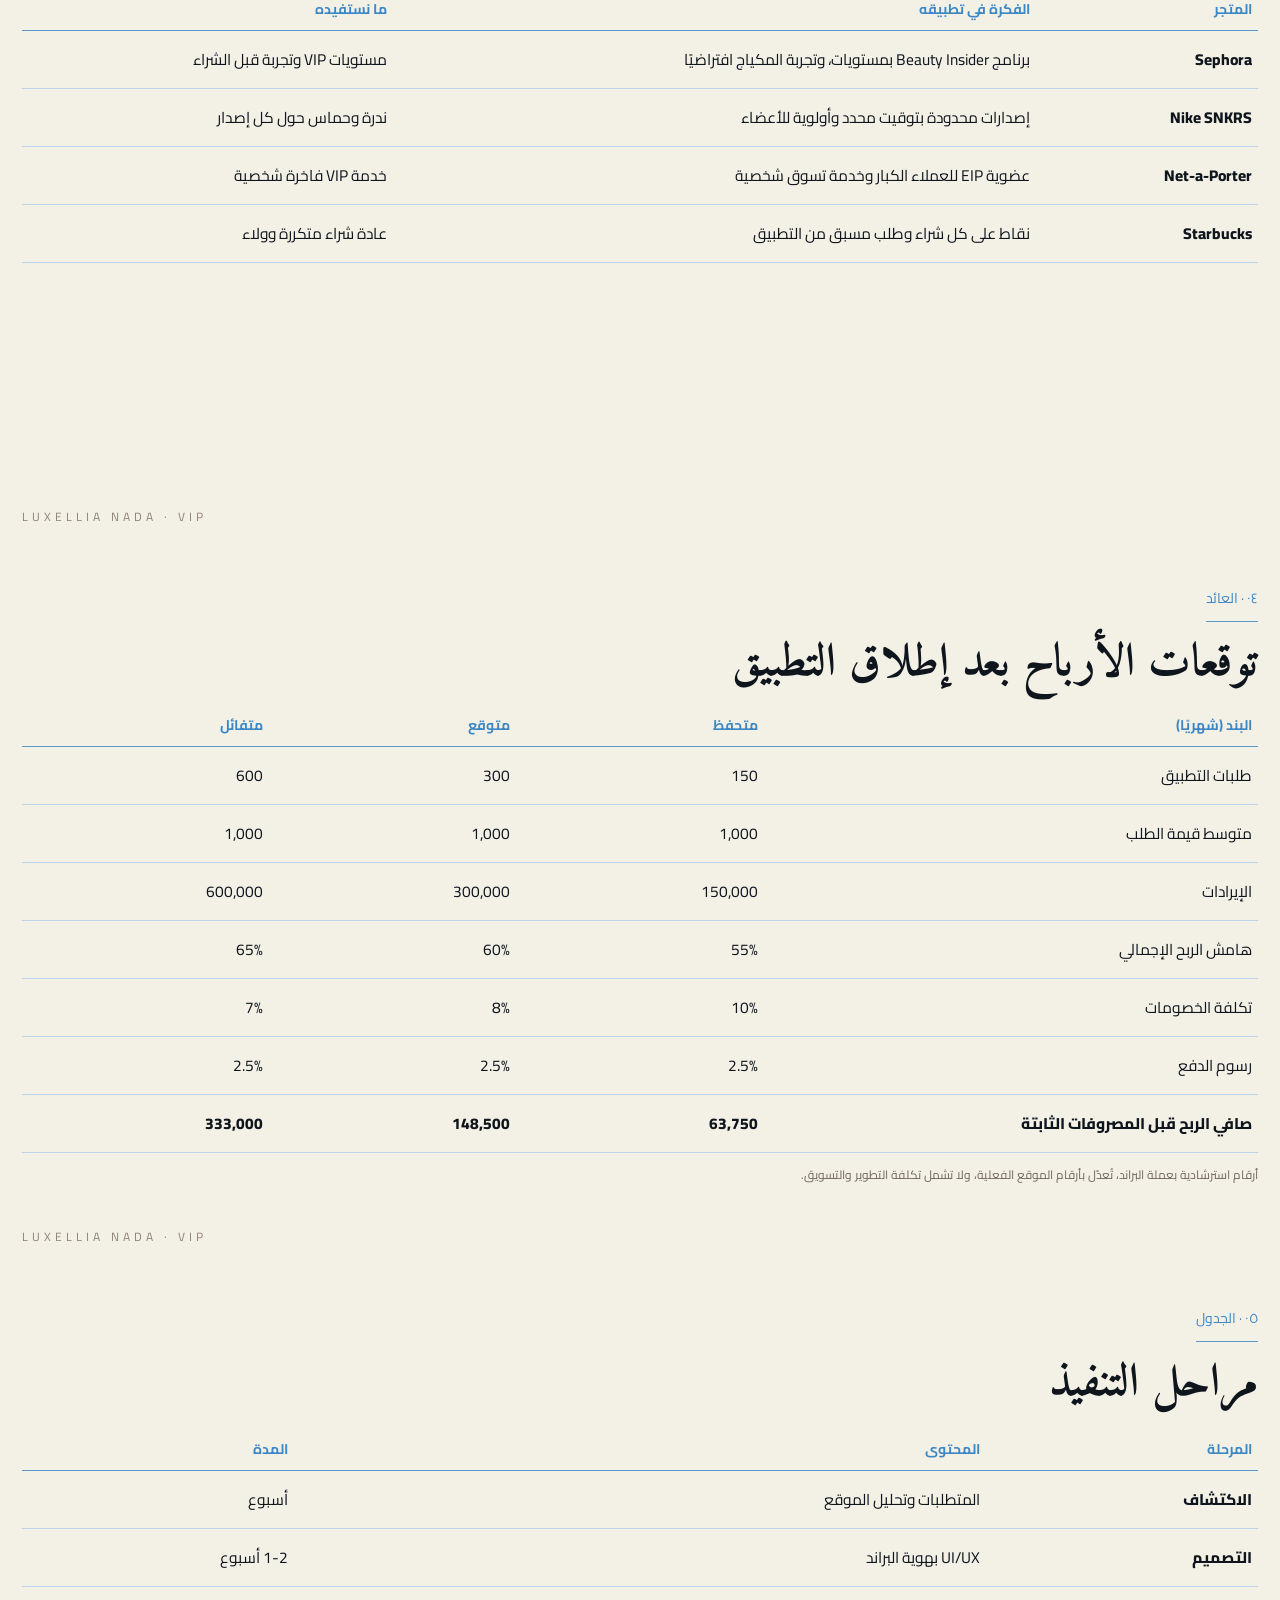
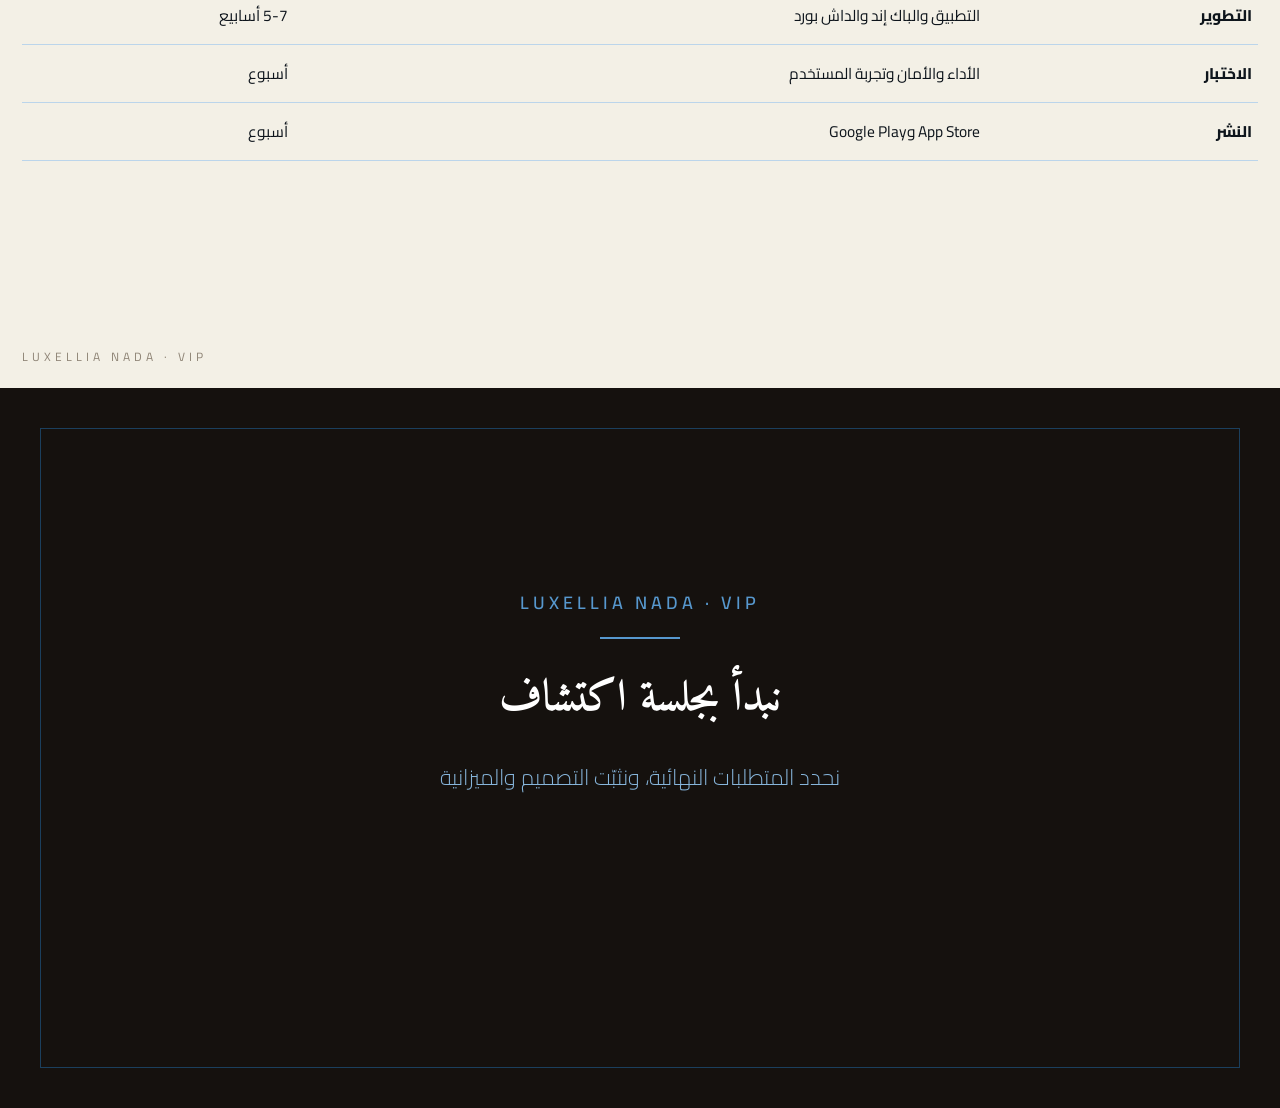
<file: templates/luxellia.html>
<!DOCTYPE html>
<html lang="ar" dir="rtl">
<head>
<meta charset="utf-8">
<meta name="viewport" content="width=device-width,initial-scale=1">
<title>تطبيق Luxellia Nada الخاص | شراع للتسويق الإلكتروني</title>
<link rel="preconnect" href="https://fonts.googleapis.com"><link rel="preconnect" href="https://fonts.gstatic.com" crossorigin>
<link rel="stylesheet" href="https://fonts.googleapis.com/css2?family=Amiri:wght@400;700&family=Cairo:wght@300;400;600;700;800&display=swap">
<style>
:root{--dk:#15110E;--dk2:#111A23;--cr:#F3F0E6;--gold:#5798CE;--gold2:#3C88C6;--ink:#0E151C;--mute:#6F665C;--line:#9DC3E2}
*{box-sizing:border-box;margin:0;padding:0}
html,body{background:#2A2622}
body{font-family:"Cairo","Segoe UI",Tahoma,sans-serif;-webkit-print-color-adjust:exact;print-color-adjust:exact;padding:24px 0}
.slide{width:1280px;height:720px;margin:0 auto 24px;position:relative;overflow:hidden;padding:64px 80px}
.dark{background:var(--dk);color:#F3F0E6}
.light{background:var(--cr);color:var(--ink)}
.goldbg{background:var(--gold);color:var(--ink)}
.kick{display:inline-block;color:var(--gold2);font-size:14px;padding-bottom:10px;border-bottom:1.5px solid var(--gold);margin-bottom:12px}
h1,h2,.big{font-family:"Amiri",serif;font-weight:700}
h2{font-size:46px;line-height:1.3}
.brandline{position:absolute;bottom:40px;left:80px;font-size:12px;letter-spacing:4px;color:#8F8577}
.rule{border-top:1px solid var(--line);margin:18px 0 22px}
/* cover */
.cover .phone{position:absolute;top:80px;left:94px;width:290px;height:560px;border:2px solid var(--gold);border-radius:36px}
.cover .phone::before{content:"";position:absolute;top:22px;left:50%;transform:translateX(-50%);width:90px;height:7px;border-radius:6px;background:#203143}
.cover .phone .bn{position:absolute;top:56px;right:0;left:0;text-align:center;color:var(--gold);font-weight:800;letter-spacing:3px;font-size:15px}
.cover .phone .blk{position:absolute;right:26px;left:26px;border-radius:14px;background:#131C26}
.cover .phone .cta{position:absolute;bottom:42px;right:26px;left:26px;height:62px;border-radius:999px;background:var(--gold);color:var(--ink);font-weight:800;font-size:18px;display:flex;align-items:center;justify-content:center}
.cover .ring{position:absolute;border:1px solid rgba(87,152,206,.35);border-radius:50%}
.cover .rr{position:absolute;border:1px solid rgba(87,152,206,.35);border-radius:120px}
.cover .in{position:absolute;top:150px;right:80px;width:640px}
.cover .tag{color:var(--gold);letter-spacing:4px;font-size:18px;font-weight:600}
.cover .tl{width:90px;height:2px;background:var(--gold);margin:18px 0 26px}
.cover h1{font-size:76px;line-height:1.2;color:#fff}
.cover p{font-size:22px;color:#87B6DC;margin-top:22px;font-weight:300}
/* feature grid */
.fg{display:grid;grid-template-columns:repeat(3,1fr);gap:0 36px}
.fg div{padding:18px 0;border-bottom:1px solid var(--line)}
.fg b{display:block;font-size:22px;font-weight:800}
.fg span{font-size:15px;color:var(--mute)}
/* two boxes */
.two{display:grid;grid-template-columns:1fr 1fr;gap:26px;margin-top:20px}
.two .bx{padding:30px 34px;border:1px solid var(--line)}
.two .bx.dk{background:var(--dk);color:#F3F0E6;border-color:var(--dk)}
.two h3{font-size:24px;font-weight:800;color:var(--gold2);margin-bottom:16px}
.two .dk h3{color:var(--gold)}
.two ul{list-style:none;display:flex;flex-direction:column;gap:10px}
.two li{position:relative;padding-right:20px;font-size:16px}
.two li::before{content:"";position:absolute;right:0;top:.62em;width:8px;height:8px;border-radius:50%;background:currentColor}
/* statement */
.stmt .lbl{font-size:22px;font-weight:800}
.stmt .big{font-size:60px;line-height:1.35;margin-top:110px}
.stmt .pts{position:absolute;bottom:70px;right:80px;left:80px;display:grid;grid-template-columns:repeat(3,1fr);gap:36px}
.stmt .pts span{border-top:1.5px solid var(--ink);padding-top:16px;font-size:18px;font-weight:600}
/* ideas */
.ideas h2{color:var(--gold);margin-bottom:26px}
.ideas .g{display:grid;grid-template-columns:repeat(3,1fr);gap:22px}
.ideas .c{background:var(--dk2);border:1px solid #182532;border-radius:10px;padding:24px 26px;min-height:200px}
.ideas .c i{display:block;font-style:normal;color:var(--gold);font-size:36px;font-weight:800;line-height:1.1}
.ideas .c b{display:block;font-size:21px;font-weight:800;margin:8px 0 6px}
.ideas .c span{font-size:15px;color:#87B6DC}
/* tables */
table{width:100%;border-collapse:collapse}
th{font-size:14px;font-weight:700;color:var(--gold2);text-align:right;padding:8px 6px;border-bottom:1.5px solid var(--gold)}
td{font-size:15.5px;padding:14px 6px;border-bottom:1px solid #BBD5EB;text-align:right}
td b{font-weight:800}
tr.tot td{font-weight:800}
.tnote{font-size:12px;color:var(--mute);margin-top:10px}
/* closing */
.end .frame{position:absolute;inset:40px;border:1px solid #1B3F5D}
.end .in{position:absolute;top:0;bottom:0;right:0;left:0;display:flex;flex-direction:column;align-items:center;justify-content:center;text-align:center}
.end .tag{color:var(--gold);letter-spacing:4px;font-size:18px;font-weight:600}
.end .tl{width:80px;height:2px;background:var(--gold);margin:18px auto 22px}
.end h1{font-size:68px;color:#fff}
.end p{font-size:22px;color:#87B6DC;margin-top:18px;font-weight:300}
/* price */
.pr{display:grid;grid-template-columns:1.1fr 1fr;gap:30px;margin-top:20px}
.pr .bx{background:var(--dk);color:#F3F0E6;padding:36px 40px}
.pr .was{font-size:17px;color:#87B6DC}
.pr .now{font-family:"Amiri",serif;font-size:70px;color:#fff;line-height:1.2}
.pr .now small{font-size:24px;color:var(--gold)}
.pr .save{display:inline-block;background:var(--gold);color:var(--ink);font-weight:800;font-size:16px;padding:2px 16px;margin-top:8px}
.pr .side{border:1px solid var(--line);padding:36px 40px;display:flex;flex-direction:column;gap:16px;font-size:17px}
.pr .pay{display:flex;gap:10px;flex-wrap:wrap}
.pr .pay i{font-style:normal;border:1px solid var(--gold2);color:var(--gold2);padding:2px 16px;font-weight:800}
@media (max-width:1300px){body{padding:0}.slide{width:100%;height:auto;min-height:56.25vw;margin:0;padding:34px 22px 60px}.cover .phone,.cover .ring,.cover .rr{display:none}.cover .in{position:static;width:auto;padding-top:40px}.cover h1{font-size:46px}.fg,.ideas .g,.two,.pr{grid-template-columns:1fr}.stmt .big{font-size:38px;margin-top:40px}.stmt .pts{position:static;grid-template-columns:1fr;margin-top:30px;gap:14px}.brandline{left:22px;bottom:20px}.end .in{position:relative;min-height:60vh}.end h1{font-size:44px}table{font-size:13px}.tw{overflow-x:auto}}
@page{size:1280px 720px;margin:0}
@media print{html,body{background:var(--dk);padding:0}.slide{margin:0;break-after:page}}
</style>
</head>
<body>

<section class="slide dark cover">
  <i class="rr" style="width:520px;height:520px;bottom:-250px;left:-70px"></i>
  <i class="ring" style="width:320px;height:320px;bottom:-140px;left:-20px"></i>
  <div class="phone"><div class="bn">LUXELLIA</div><i class="blk" style="top:110px;height:250px"></i><i class="blk" style="top:380px;height:100px;left:150px"></i><div class="cta">حصري VIP خصم</div></div>
  <div class="in">
    <div class="tag">LUXELLIA NADA · VIP</div>
    <div class="tl"></div>
    <h1>تطبيق Luxellia Nada الخاص</h1>
    <p>الفخامة في جيب كل عميلة، على App Store وGoogle Play</p>
  </div>
</section>

<section class="slide light">
  <span class="kick">٠١ · التجربة</span>
  <h2>تجربة العميلة داخل التطبيق</h2>
  <div class="rule"></div>
  <div class="fg">
    <div><b>قسم VIP</b><span>وصول مبكر وعروض حصرية ودعم مخصص</span></div>
    <div><b>شراء ودفع آمن</b><span>سلة ودفع إلكتروني وتتبع الطلب لحظيًا</span></div>
    <div><b>كتالوج فاخر</b><span>صور عالية الجودة وبحث وفلترة سريعة</span></div>
    <div><b>كود إحالة</b><span>كل عميلة تجلب عميلة جديدة</span></div>
    <div><b>المفضلة والتنبيهات</b><span>إشعار عند توفر المنتج أو نزول سعره</span></div>
    <div><b>نقاط وولاء</b><span>مستويات Silver وGold وPlatinum</span></div>
  </div>
  <div class="brandline">LUXELLIA NADA · VIP</div>
</section>

<section class="slide light">
  <span class="kick">٠٢ · النمو</span>
  <h2>الخصومات والداش بورد</h2>
  <div class="two">
    <div class="bx dk"><h3>خصومات ذكية</h3><ul><li>إشعارات Push محددة لكل العملاء أو لشرائح محددة</li><li>أكواد خصم بتاريخ انتهاء</li><li>عروض مجدولة وعيد ميلاد العميل</li><li>قياس نتيجة كل حملة</li></ul></div>
    <div class="bx"><h3>داش بورد خاصة بها</h3><ul><li>المبيعات والمنتجات الأكثر طلبًا</li><li>العملاء وقيمة كل عميل</li><li>إنشاء الحملات وإرسالها</li><li>تقارير Excel وPDF</li></ul></div>
  </div>
  <div class="brandline">LUXELLIA NADA · VIP</div>
</section>

<section class="slide goldbg stmt">
  <div class="lbl">قيمة البراند والاستثمار</div>
  <div class="big">التطبيق ليس متجرًا ثانيًا، بل أصل رقمي يرفع قيمة البراند</div>
  <div class="pts"><span>تقييم أعلى للشركة بعملاء نشطين</span><span>إعلانات أقل بإشعارات وإحالات</span><span>قاعدة عملاء وبيانات يملكها البراند</span></div>
</section>

<section class="slide dark ideas">
  <h2>أفكار إبداعية تميّز التطبيق</h2>
  <div class="g">
    <div class="c"><i>01</i><b>حصرية إصدارات Drops</b><span>قطع محدودة بعدّاد تنازلي لأعضاء VIP أولًا</span></div>
    <div class="c"><i>02</i><b>تجربة بالواقع المعزز</b><span>تجرّب المنتج على نفسها قبل الشراء</span></div>
    <div class="c"><i>03</i><b>مستشارة شخصية</b><span>شات مباشر يقترح وينسّق القطع</span></div>
    <div class="c"><i>04</i><b>عضوية بدعوة فقط</b><span>بطاقة VIP رقمية في Apple Wallet وGoogle Wallet</span></div>
    <div class="c"><i>05</i><b>هدية بلمسة شخصية</b><span>تغليف فاخر ورسالة مع الطلب</span></div>
    <div class="c"><i>06</i><b>مفاجآت الولاء</b><span>هدايا في المناسبات وعند كل مستوى جديد</span></div>
  </div>
</section>

<section class="slide light">
  <span class="kick">٠٣ · إلهام</span>
  <h2>أمثلة من متاجر كبرى</h2>
  <div class="tw"><table style="margin-top:14px">
    <thead><tr><th style="width:18%">المتجر</th><th>الفكرة في تطبيقه</th><th style="width:30%">ما نستفيده</th></tr></thead>
    <tbody>
      <tr><td><b>Sephora</b></td><td>برنامج Beauty Insider بمستويات، وتجربة المكياج افتراضيًا</td><td>مستويات VIP وتجربة قبل الشراء</td></tr>
      <tr><td><b>Nike SNKRS</b></td><td>إصدارات محدودة بتوقيت محدد وأولوية للأعضاء</td><td>ندرة وحماس حول كل إصدار</td></tr>
      <tr><td><b>Net-a-Porter</b></td><td>عضوية EIP للعملاء الكبار وخدمة تسوق شخصية</td><td>خدمة VIP فاخرة شخصية</td></tr>
      <tr><td><b>Starbucks</b></td><td>نقاط على كل شراء وطلب مسبق من التطبيق</td><td>عادة شراء متكررة وولاء</td></tr>
    </tbody>
  </table></div>
  <div class="brandline">LUXELLIA NADA · VIP</div>
</section>

<section class="slide light">
  <span class="kick">٠٤ · العائد</span>
  <h2>توقعات الأرباح بعد إطلاق التطبيق</h2>
  <div class="tw"><table style="margin-top:10px">
    <thead><tr><th>البند (شهريًا)</th><th style="width:20%">متحفظ</th><th style="width:20%">متوقع</th><th style="width:20%">متفائل</th></tr></thead>
    <tbody>
      <tr><td>طلبات التطبيق</td><td>150</td><td>300</td><td>600</td></tr>
      <tr><td>متوسط قيمة الطلب</td><td>1,000</td><td>1,000</td><td>1,000</td></tr>
      <tr><td>الإيرادات</td><td>150,000</td><td>300,000</td><td>600,000</td></tr>
      <tr><td>هامش الربح الإجمالي</td><td>55%</td><td>60%</td><td>65%</td></tr>
      <tr><td>تكلفة الخصومات</td><td>10%</td><td>8%</td><td>7%</td></tr>
      <tr><td>رسوم الدفع</td><td>2.5%</td><td>2.5%</td><td>2.5%</td></tr>
      <tr class="tot"><td>صافي الربح قبل المصروفات الثابتة</td><td>63,750</td><td>148,500</td><td>333,000</td></tr>
    </tbody>
  </table></div>
  <p class="tnote">أرقام استرشادية بعملة البراند، تُعدّل بأرقام الموقع الفعلية، ولا تشمل تكلفة التطوير والتسويق.</p>
  <div class="brandline">LUXELLIA NADA · VIP</div>
</section>

<section class="slide light">
  <span class="kick">٠٥ · الجدول</span>
  <h2>مراحل التنفيذ</h2>
  <div class="tw"><table style="margin-top:14px">
    <thead><tr><th style="width:22%">المرحلة</th><th>المحتوى</th><th style="width:22%">المدة</th></tr></thead>
    <tbody>
      <tr><td><b>الاكتشاف</b></td><td>المتطلبات وتحليل الموقع</td><td>أسبوع</td></tr>
      <tr><td><b>التصميم</b></td><td>UI/UX بهوية البراند</td><td>1-2 أسبوع</td></tr>
      <tr><td><b>التطوير</b></td><td>التطبيق والباك إند والداش بورد</td><td>5-7 أسابيع</td></tr>
      <tr><td><b>الاختبار</b></td><td>الأداء والأمان وتجربة المستخدم</td><td>أسبوع</td></tr>
      <tr><td><b>النشر</b></td><td>App Store وGoogle Play</td><td>أسبوع</td></tr>
    </tbody>
  </table></div>
  <div class="brandline">LUXELLIA NADA · VIP</div>
</section>

<section class="slide dark end">
  <div class="frame"></div>
  <div class="in">
    <div class="tag">LUXELLIA NADA · VIP</div>
    <div class="tl"></div>
    <h1>نبدأ بجلسة اكتشاف</h1>
    <p>نحدد المتطلبات النهائية، ونثبّت التصميم والميزانية</p>
  </div>
</section>

</body>
</html>
</file>
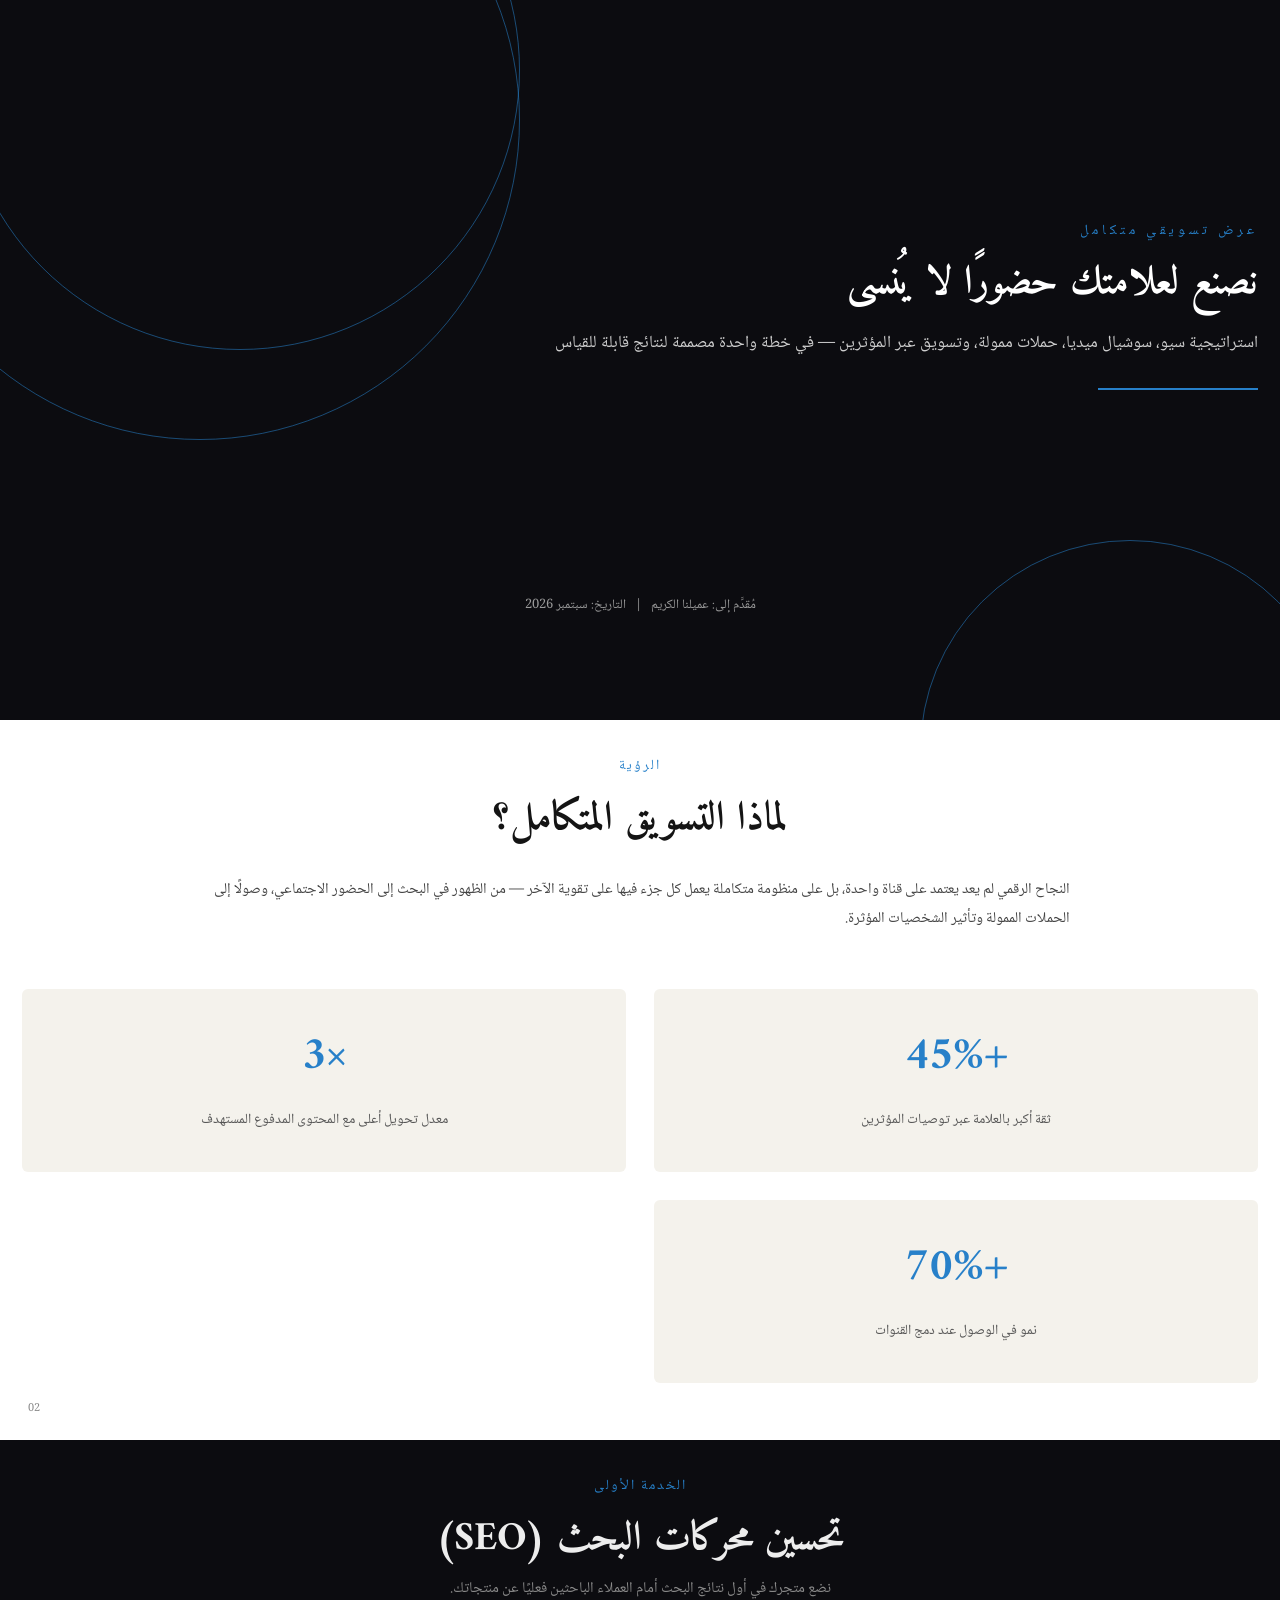
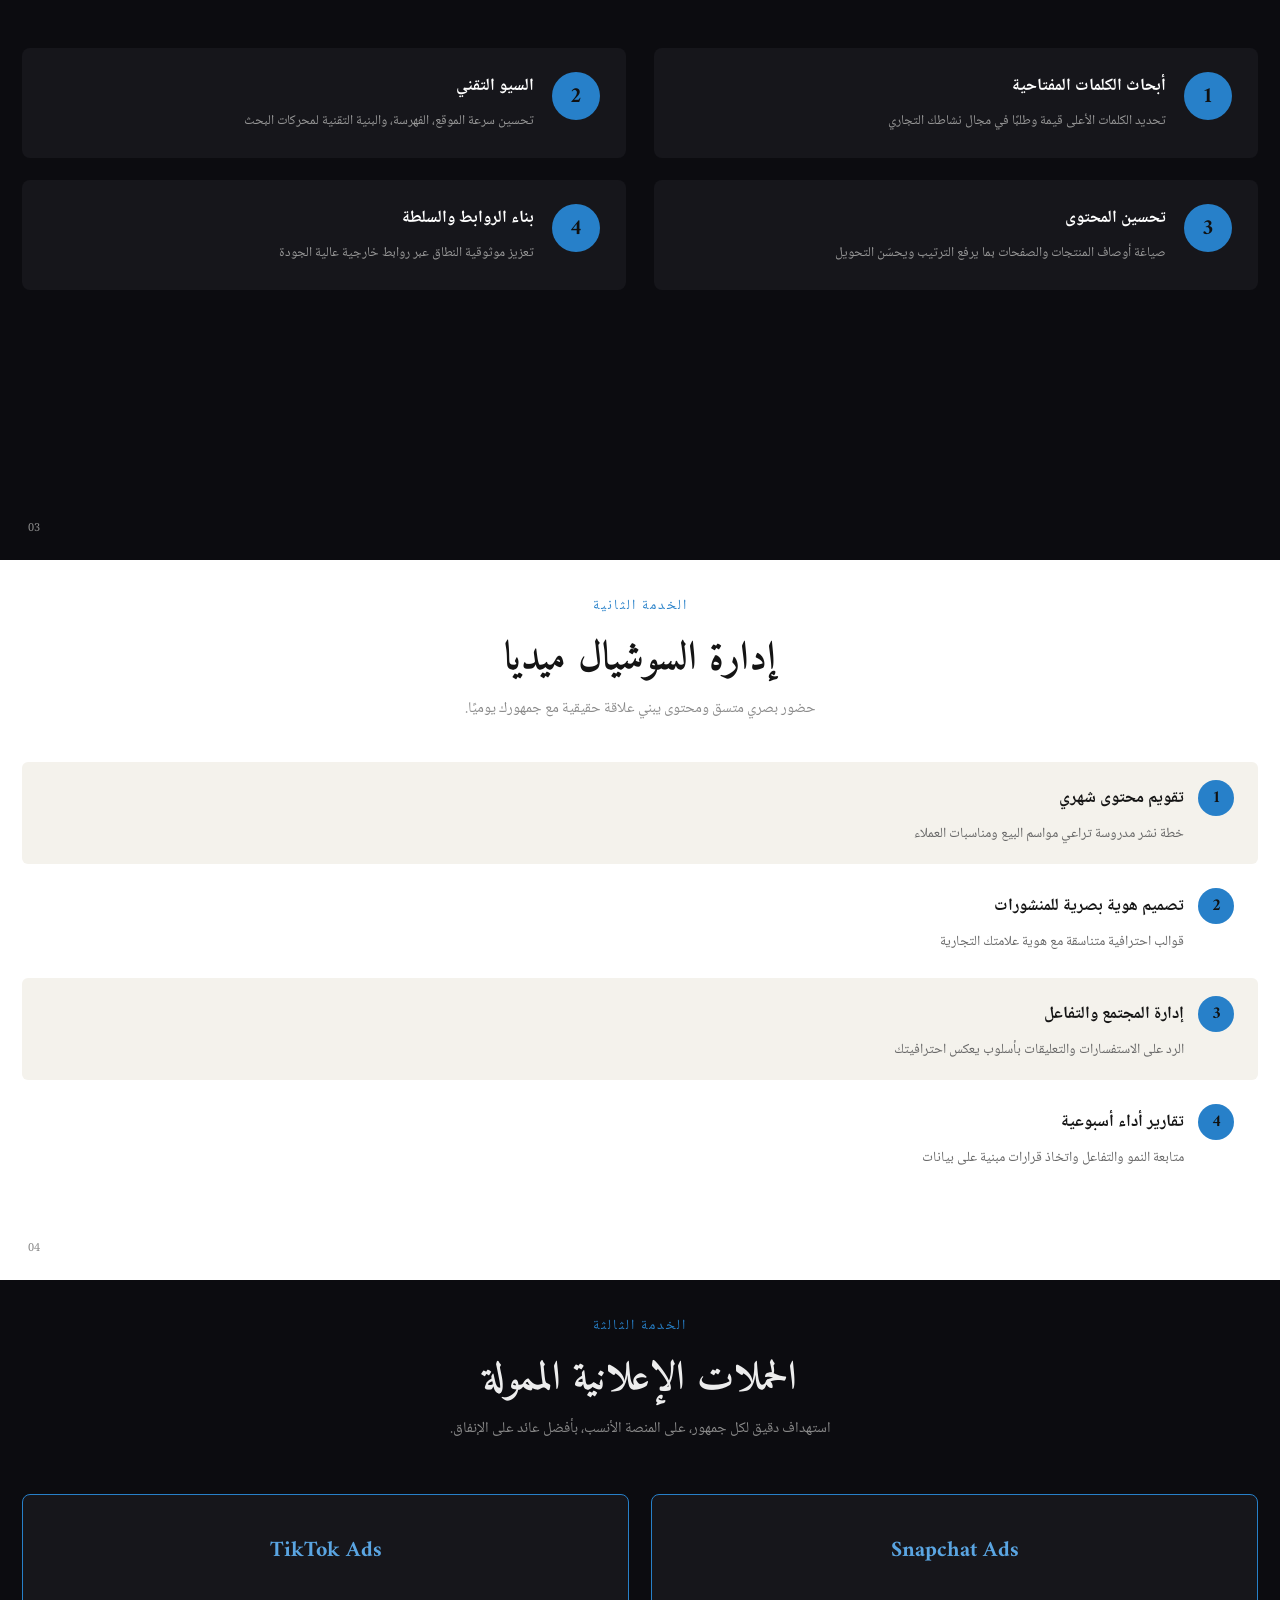
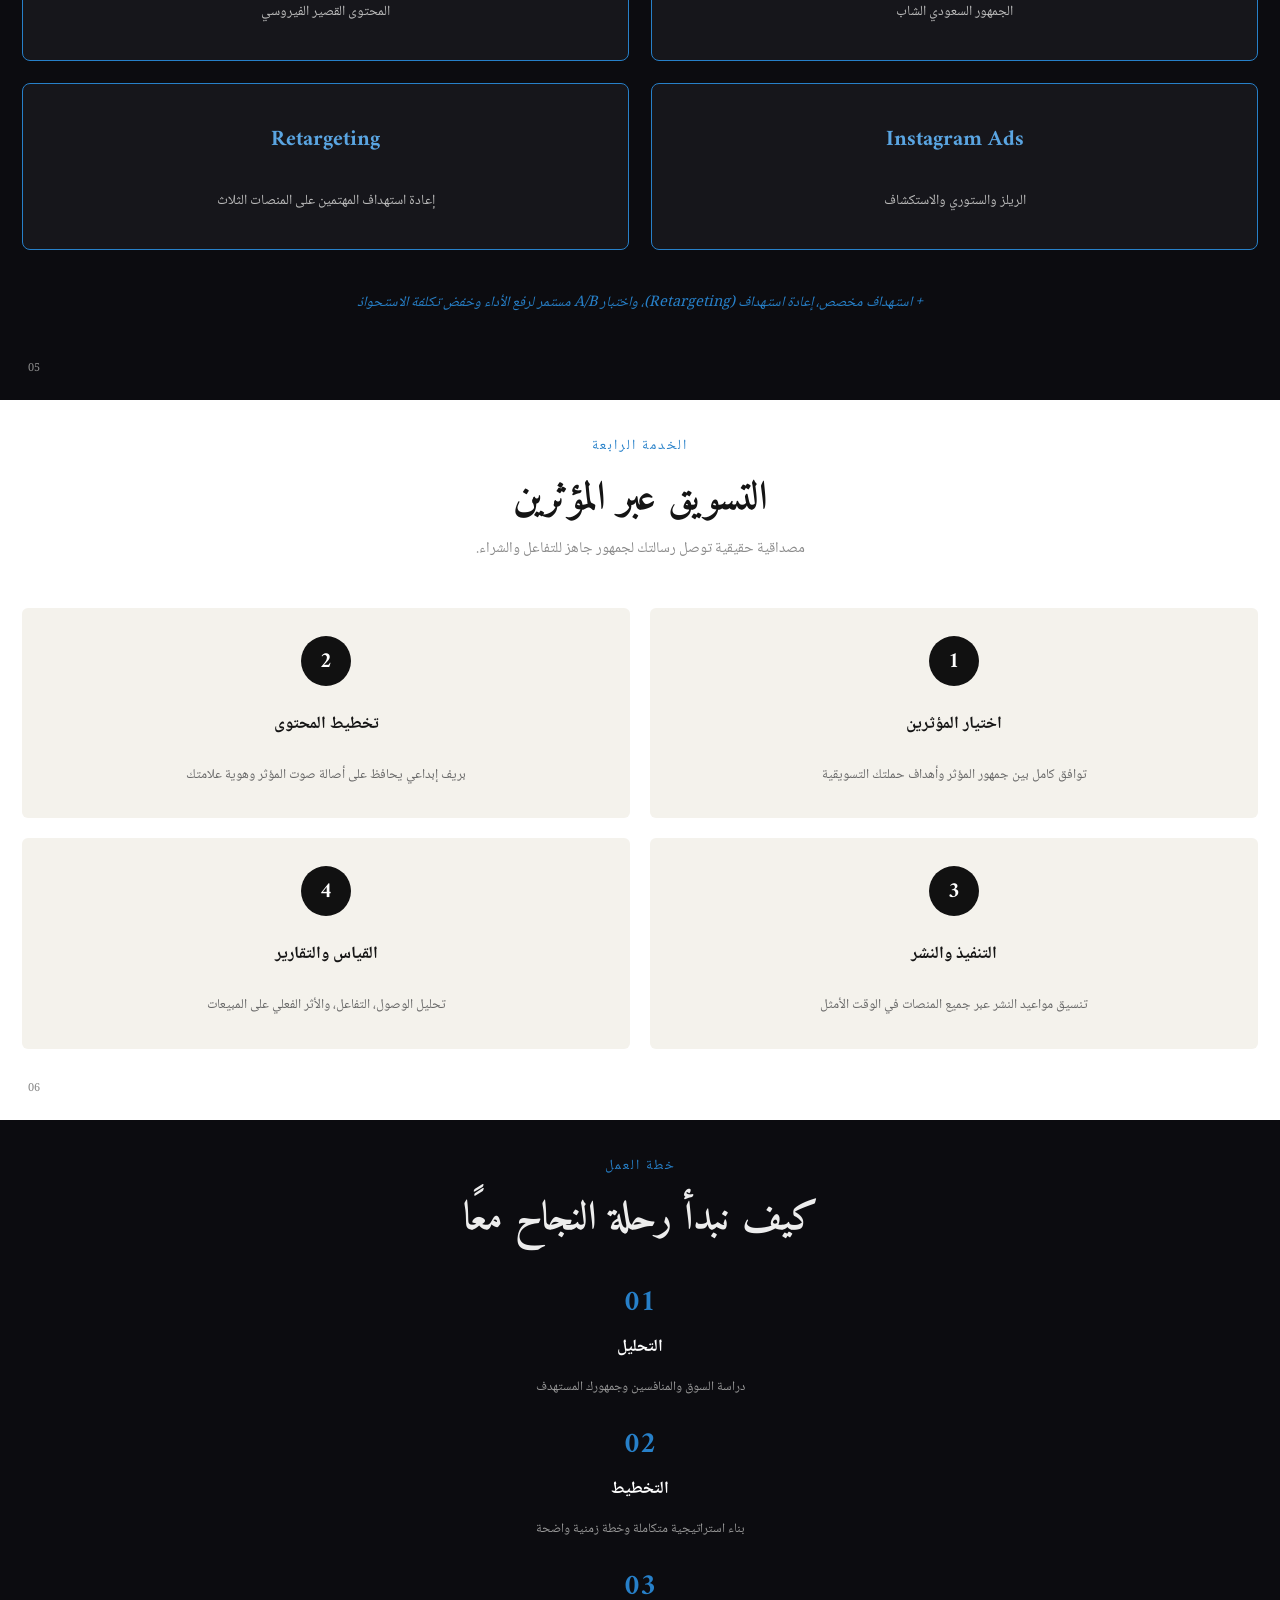
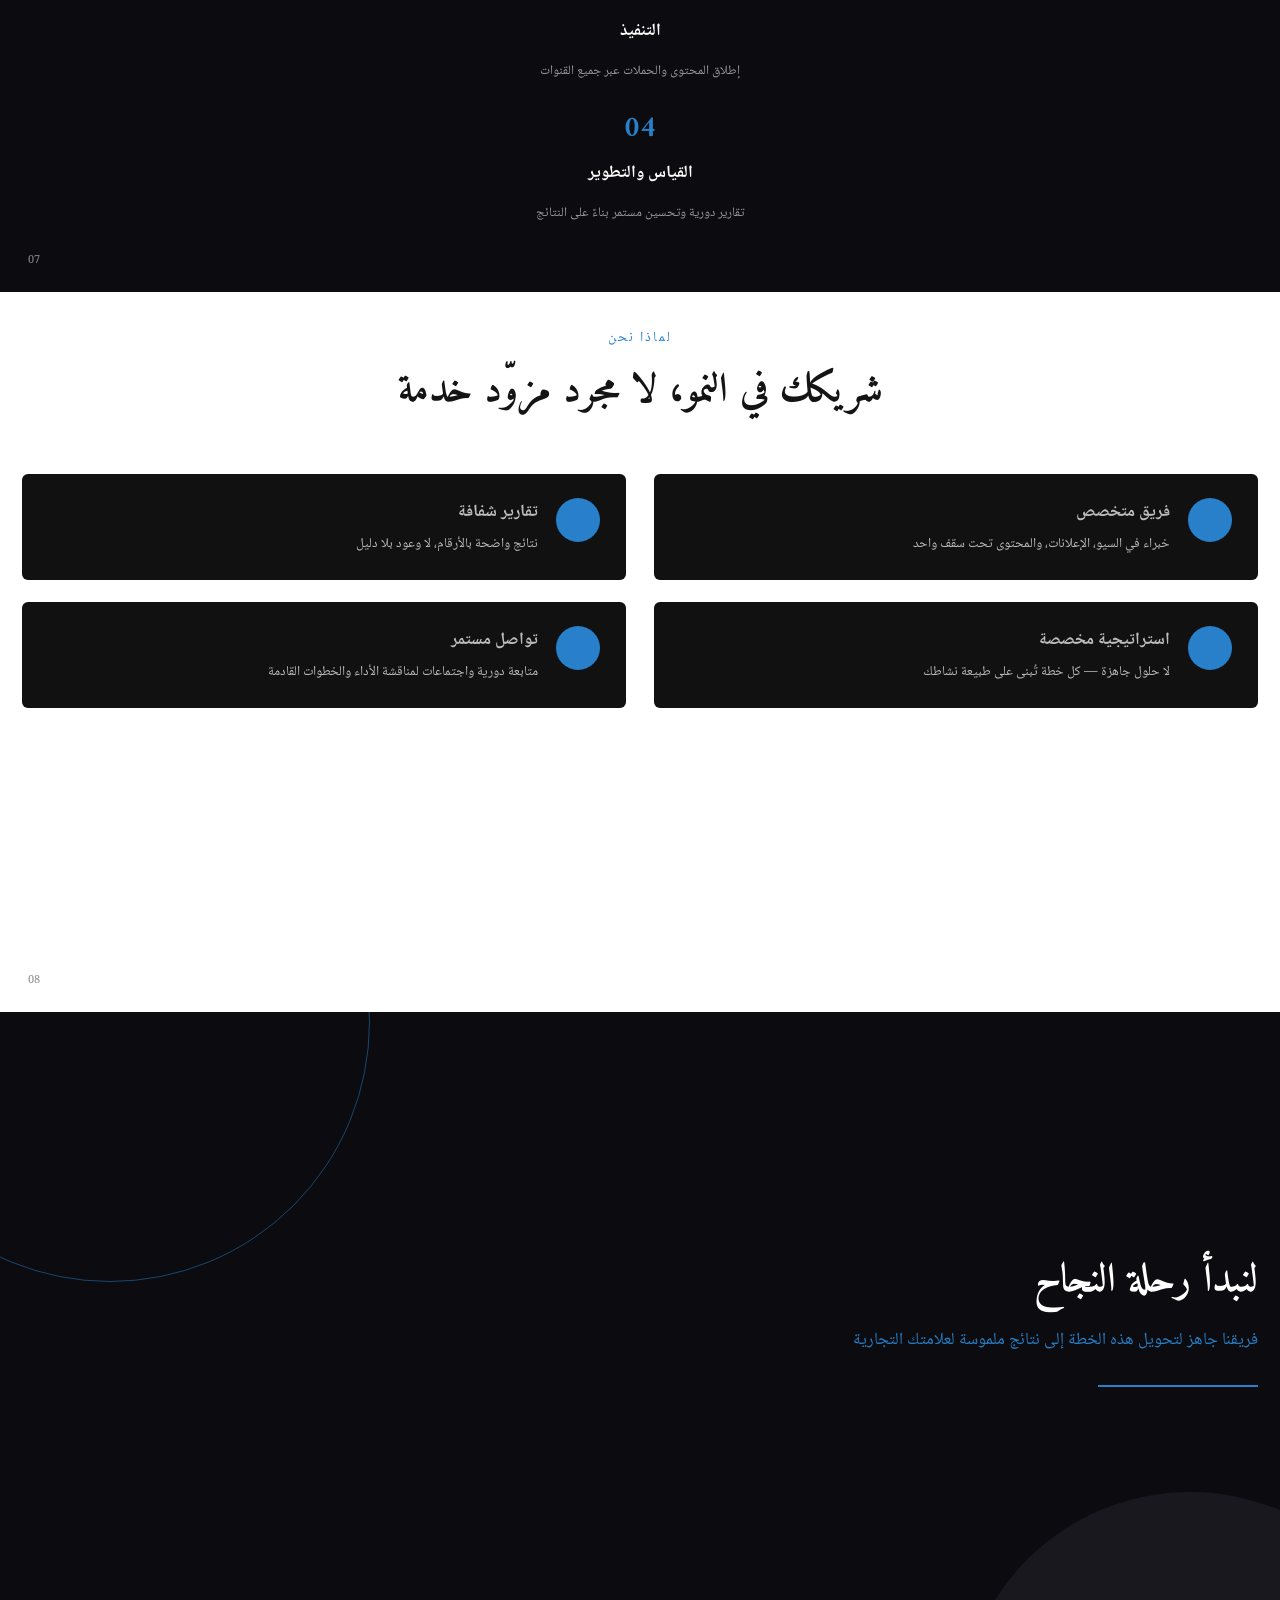
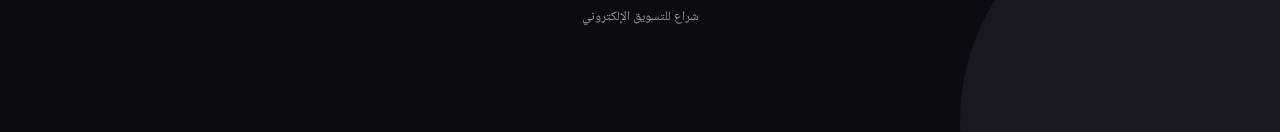
<file: templates/proposal.html>
<!DOCTYPE html>
<html lang="ar" dir="rtl">
<head>
<meta charset="utf-8">
<meta name="viewport" content="width=device-width,initial-scale=1">
<title>عرض تسويقي متكامل | شراع للتسويق الإلكتروني</title>
<link rel="preconnect" href="https://fonts.googleapis.com"><link rel="preconnect" href="https://fonts.gstatic.com" crossorigin>
<link rel="stylesheet" href="https://fonts.googleapis.com/css2?family=Amiri:wght@400;700&family=Noto+Naskh+Arabic:wght@400;600;700&display=swap">
<style>
:root{--dk:#0C0C10;--dk2:#16161B;--cr:#FFFFFF;--cr2:#F4F2EC;--gold:#2780C9;--gold2:#5AA5E2;--ink:#141414;--mute:#8A8A8A}
*{box-sizing:border-box;margin:0;padding:0}
html,body{background:#2A2A2E}
body{font-family:"Noto Naskh Arabic","Amiri",serif;-webkit-print-color-adjust:exact;print-color-adjust:exact;padding:24px 0}
.slide{width:1280px;height:720px;margin:0 auto 24px;position:relative;overflow:hidden;padding:56px 72px}
.dark{background:var(--dk);color:#EDEDED}
.light{background:var(--cr);color:var(--ink)}
.kick{display:block;text-align:center;color:var(--gold);font-size:14px;letter-spacing:2px;margin-bottom:14px}
.light .kick{color:var(--gold)}
h1,h2{font-family:"Amiri",serif;font-weight:700}
h2{font-size:40px;line-height:1.35;text-align:center}
.lead{text-align:center;font-size:15px;color:var(--mute);margin-top:10px}
.pno{position:absolute;bottom:22px;left:28px;font-size:11px;color:#8A8A8A}
/* cover */
.cover .ring{position:absolute;border:1.5px solid rgba(39,128,201,.55);border-radius:50%}
.cover .in{position:absolute;top:0;bottom:0;right:120px;left:120px;display:flex;flex-direction:column;justify-content:center}
.cover .kick{text-align:right;letter-spacing:4px}
.cover h1{font-size:58px;line-height:1.3;color:#fff;text-align:right}
.cover .lead{text-align:right;color:#CFCFCF;font-size:17px;margin-top:20px}
.cover .ln{width:160px;height:2px;background:var(--gold);margin-top:30px}
.cover .meta{position:absolute;bottom:56px;right:0;left:0;text-align:center;font-size:13px;color:#9A9A9A}
/* stats */
.stats{display:grid;grid-template-columns:repeat(3,1fr);gap:28px;margin-top:56px}
.stats div{background:var(--cr2);border-radius:6px;padding:40px 20px;text-align:center}
.stats b{display:block;font-family:"Amiri",serif;font-size:46px;color:var(--gold);line-height:1.2}
.stats span{display:block;font-size:14px;color:#555;margin-top:24px}
.vis{text-align:right;font-size:15px;line-height:1.9;color:#444;max-width:860px;margin:30px auto 0}
/* numbered cards */
.g2{display:grid;grid-template-columns:1fr 1fr;gap:22px 28px;margin-top:46px}
.nc{display:flex;gap:18px;align-items:flex-start;background:var(--dk2);border-radius:8px;padding:24px 26px}
.light .nc{background:var(--cr2)}
.nc i{flex:none;width:48px;height:48px;border-radius:50%;background:var(--gold);color:#111;font-style:normal;font-family:"Amiri",serif;font-weight:700;font-size:22px;display:flex;align-items:center;justify-content:center}
.nc b{display:block;font-size:17px;color:#fff;margin-bottom:6px}
.light .nc b{color:#111}
.nc span{font-size:13.5px;color:#9A9A9A;line-height:1.7}
/* rows */
.rows{display:flex;flex-direction:column;gap:6px;margin-top:40px}
.rows .r{display:grid;grid-template-columns:60px 280px 1fr;align-items:center;padding:18px 24px;border-radius:6px}
.rows .r:nth-child(odd){background:var(--cr2)}
.rows i{width:36px;height:36px;border-radius:50%;background:var(--gold);color:#111;font-style:normal;font-family:"Amiri",serif;font-weight:700;font-size:17px;display:flex;align-items:center;justify-content:center}
.rows b{font-size:17px}
.rows span{font-size:14px;color:#666}
/* platforms */
.plats{display:grid;grid-template-columns:repeat(4,1fr);gap:22px;margin-top:52px}
.plats div{border:1.5px solid var(--gold);border-radius:8px;background:var(--dk2);padding:36px 18px;text-align:center}
.plats b{display:block;font-family:"Amiri",serif;font-size:22px;color:var(--gold2)}
.plats span{display:block;font-size:14px;color:#BDBDBD;margin-top:30px}
.pnote{text-align:center;color:var(--gold);font-style:italic;font-size:14.5px;margin-top:40px}
/* steps cards */
.steps{display:grid;grid-template-columns:repeat(4,1fr);gap:20px;margin-top:46px}
.steps div{background:var(--cr2);border-radius:6px;padding:28px 22px 30px;text-align:center}
.steps i{display:flex;margin:0 auto 24px;width:50px;height:50px;border-radius:50%;background:#111;color:#fff;font-style:normal;font-family:"Amiri",serif;font-weight:700;font-size:22px;align-items:center;justify-content:center}
.steps b{display:block;font-size:17px;margin-bottom:22px}
.steps span{font-size:13.5px;color:#666;line-height:1.8}
/* timeline */
.tl{position:relative;margin-top:70px;height:320px}
.tl .line{position:absolute;top:150px;right:70px;left:70px;height:2px;background:var(--gold)}
.tl .st{position:absolute;width:260px;text-align:center}
.tl .st .dot{position:absolute;left:50%;transform:translateX(-50%);width:18px;height:18px;border-radius:50%;background:var(--gold)}
.tl .st .n{font-family:"Amiri",serif;font-size:30px;color:var(--gold);font-weight:700}
.tl .st b{display:block;font-size:17px;color:#fff;margin-top:4px}
.tl .st span{display:block;font-size:13px;color:#9A9A9A;margin-top:14px}
/* why */
.why{display:grid;grid-template-columns:1fr 1fr;gap:22px 28px;margin-top:56px}
.why div{display:flex;gap:18px;align-items:flex-start;background:#111;border-radius:6px;padding:24px 26px;color:#fff}
.why i{flex:none;width:44px;height:44px;border-radius:50%;background:var(--gold)}
.why b{display:block;font-size:17px;margin-bottom:6px}
.why span{font-size:13.5px;color:#BDBDBD}
/* closing */
.end .ring{position:absolute;border:1.5px solid rgba(39,128,201,.5);border-radius:50%}
.end .disc{position:absolute;border-radius:50%;background:#18181E}
.end .in{position:absolute;top:0;bottom:0;right:120px;left:120px;display:flex;flex-direction:column;justify-content:center}
.end h1{font-size:54px;color:#fff;text-align:right}
.end .lead{text-align:right;color:var(--gold);font-size:17px;margin-top:10px}
.end .ln{width:160px;height:2px;background:var(--gold);margin-top:30px}
.end .meta{position:absolute;bottom:56px;right:0;left:0;text-align:center;font-size:13px;color:#9A9A9A}
/* price */
.price{display:grid;grid-template-columns:1.2fr 1fr;gap:28px;margin-top:50px;align-items:stretch}
.price .box{background:var(--dk2);border:1.5px solid var(--gold);border-radius:8px;padding:34px 36px}
.price .was{font-size:16px;color:#9A9A9A}
.price .now{font-family:"Amiri",serif;font-size:62px;color:#fff;line-height:1.2}
.price .now small{font-size:22px;color:var(--gold2)}
.price .save{display:inline-block;background:var(--gold);color:#111;font-weight:700;font-size:15px;border-radius:6px;padding:2px 14px;margin-top:8px}
.price .side{background:var(--dk2);border-radius:8px;padding:34px 36px;display:flex;flex-direction:column;gap:16px;font-size:15px;color:#CFCFCF}
.price .pay{display:flex;gap:10px;flex-wrap:wrap}
.price .pay i{font-style:normal;border:1px solid var(--gold);color:var(--gold2);border-radius:6px;padding:2px 14px;font-weight:700}
@media (max-width:1300px){body{padding:0}.slide{width:100%;height:auto;min-height:56.25vw;margin:0;padding:34px 22px 48px}.cover .in,.end .in{position:relative;right:auto;left:auto;padding:40px 0;min-height:60vh}.cover h1,.end h1{font-size:40px}.stats,.g2,.plats,.steps,.why,.price{grid-template-columns:1fr 1fr}.rows .r{grid-template-columns:44px 1fr;gap:6px}.rows .r span{grid-column:2}.tl{height:auto;margin-top:30px}.tl .line,.tl .st .dot{display:none}.tl .st{position:static;width:auto;margin-bottom:20px}.cover .meta,.end .meta{position:static;margin-top:20px}}
@media (max-width:640px){.stats,.g2,.plats,.steps,.why,.price{grid-template-columns:1fr}h2{font-size:30px}}
@page{size:1280px 720px;margin:0}
@media print{html,body{background:var(--dk);padding:0}.slide{margin:0;break-after:page}}
</style>
</head>
<body>

<section class="slide dark cover">
  <i class="ring" style="width:640px;height:640px;top:-200px;left:-120px"></i>
  <i class="ring" style="width:560px;height:560px;top:-210px;left:-40px"></i>
  <i class="ring" style="width:420px;height:420px;bottom:-240px;right:-60px;left:auto"></i>
  <div class="in">
    <span class="kick">عرض تسويقي متكامل</span>
    <h1>نصنع لعلامتك حضورًا لا يُنسى</h1>
    <p class="lead">استراتيجية سيو، سوشيال ميديا، حملات ممولة، وتسويق عبر المؤثرين — في خطة واحدة مصممة لنتائج قابلة للقياس</p>
    <div class="ln"></div>
  </div>
  <div class="meta">مُقدَّم إلى: عميلنا الكريم &nbsp; | &nbsp; التاريخ: سبتمبر 2026</div>
</section>

<section class="slide light">
  <span class="kick">الرؤية</span>
  <h2>لماذا التسويق المتكامل؟</h2>
  <p class="vis">النجاح الرقمي لم يعد يعتمد على قناة واحدة، بل على منظومة متكاملة يعمل كل جزء فيها على تقوية الآخر — من الظهور في البحث إلى الحضور الاجتماعي، وصولًا إلى الحملات الممولة وتأثير الشخصيات المؤثرة.</p>
  <div class="stats">
    <div><b>+45%</b><span>ثقة أكبر بالعلامة عبر توصيات المؤثرين</span></div>
    <div><b>×3</b><span>معدل تحويل أعلى مع المحتوى المدفوع المستهدف</span></div>
    <div><b>+70%</b><span>نمو في الوصول عند دمج القنوات</span></div>
  </div>
  <span class="pno">02</span>
</section>

<section class="slide dark" data-sec="seo">
  <span class="kick">الخدمة الأولى</span>
  <h2>تحسين محركات البحث (SEO)</h2>
  <p class="lead">نضع متجرك في أول نتائج البحث أمام العملاء الباحثين فعليًا عن منتجاتك.</p>
  <div class="g2">
    <div class="nc"><i>1</i><div><b>أبحاث الكلمات المفتاحية</b><span>تحديد الكلمات الأعلى قيمة وطلبًا في مجال نشاطك التجاري</span></div></div>
    <div class="nc"><i>2</i><div><b>السيو التقني</b><span>تحسين سرعة الموقع، الفهرسة، والبنية التقنية لمحركات البحث</span></div></div>
    <div class="nc"><i>3</i><div><b>تحسين المحتوى</b><span>صياغة أوصاف المنتجات والصفحات بما يرفع الترتيب ويحسّن التحويل</span></div></div>
    <div class="nc"><i>4</i><div><b>بناء الروابط والسلطة</b><span>تعزيز موثوقية النطاق عبر روابط خارجية عالية الجودة</span></div></div>
  </div>
  <span class="pno">03</span>
</section>

<section class="slide light" data-sec="social">
  <span class="kick">الخدمة الثانية</span>
  <h2>إدارة السوشيال ميديا</h2>
  <p class="lead">حضور بصري متسق ومحتوى يبني علاقة حقيقية مع جمهورك يوميًا.</p>
  <div class="rows">
    <div class="r"><i>1</i><b>تقويم محتوى شهري</b><span>خطة نشر مدروسة تراعي مواسم البيع ومناسبات العملاء</span></div>
    <div class="r"><i>2</i><b>تصميم هوية بصرية للمنشورات</b><span>قوالب احترافية متناسقة مع هوية علامتك التجارية</span></div>
    <div class="r"><i>3</i><b>إدارة المجتمع والتفاعل</b><span>الرد على الاستفسارات والتعليقات بأسلوب يعكس احترافيتك</span></div>
    <div class="r"><i>4</i><b>تقارير أداء أسبوعية</b><span>متابعة النمو والتفاعل واتخاذ قرارات مبنية على بيانات</span></div>
  </div>
  <span class="pno">04</span>
</section>

<section class="slide dark" data-sec="ads">
  <span class="kick">الخدمة الثالثة</span>
  <h2>الحملات الإعلانية الممولة</h2>
  <p class="lead">استهداف دقيق لكل جمهور، على المنصة الأنسب، بأفضل عائد على الإنفاق.</p>
  <div class="plats">
    <div><b>Snapchat Ads</b><span>الجمهور السعودي الشاب</span></div>
    <div><b>TikTok Ads</b><span>المحتوى القصير الفيروسي</span></div>
    <div><b>Instagram Ads</b><span>الريلز والستوري والاستكشاف</span></div>
    <div><b>Retargeting</b><span>إعادة استهداف المهتمين على المنصات الثلاث</span></div>
  </div>
  <p class="pnote">+ استهداف مخصص، إعادة استهداف (Retargeting)، واختبار A/B مستمر لرفع الأداء وخفض تكلفة الاستحواذ</p>
  <span class="pno">05</span>
</section>

<section class="slide light" data-sec="influencers">
  <span class="kick">الخدمة الرابعة</span>
  <h2>التسويق عبر المؤثرين</h2>
  <p class="lead">مصداقية حقيقية توصل رسالتك لجمهور جاهز للتفاعل والشراء.</p>
  <div class="steps">
    <div><i>1</i><b>اختيار المؤثرين</b><span>توافق كامل بين جمهور المؤثر وأهداف حملتك التسويقية</span></div>
    <div><i>2</i><b>تخطيط المحتوى</b><span>بريف إبداعي يحافظ على أصالة صوت المؤثر وهوية علامتك</span></div>
    <div><i>3</i><b>التنفيذ والنشر</b><span>تنسيق مواعيد النشر عبر جميع المنصات في الوقت الأمثل</span></div>
    <div><i>4</i><b>القياس والتقارير</b><span>تحليل الوصول، التفاعل، والأثر الفعلي على المبيعات</span></div>
  </div>
  <span class="pno">06</span>
</section>

<section class="slide dark">
  <span class="kick">خطة العمل</span>
  <h2>كيف نبدأ رحلة النجاح معًا</h2>
  <div class="tl">
    <div class="line"></div>
    <div class="st" style="right:0;top:0"><div class="n">01</div><b>التحليل</b><span>دراسة السوق والمنافسين وجمهورك المستهدف</span><i class="dot" style="top:142px"></i></div>
    <div class="st" style="right:300px;top:178px"><i class="dot" style="top:-36px"></i><div class="n">02</div><b>التخطيط</b><span>بناء استراتيجية متكاملة وخطة زمنية واضحة</span></div>
    <div class="st" style="right:600px;top:0"><div class="n">03</div><b>التنفيذ</b><span>إطلاق المحتوى والحملات عبر جميع القنوات</span><i class="dot" style="top:142px"></i></div>
    <div class="st" style="right:880px;top:178px"><i class="dot" style="top:-36px"></i><div class="n">04</div><b>القياس والتطوير</b><span>تقارير دورية وتحسين مستمر بناءً على النتائج</span></div>
  </div>
  <span class="pno">07</span>
</section>

<section class="slide light">
  <span class="kick">لماذا نحن</span>
  <h2>شريكك في النمو، لا مجرد مزوّد خدمة</h2>
  <div class="why">
    <div><i></i><span><b>فريق متخصص</b>خبراء في السيو، الإعلانات، والمحتوى تحت سقف واحد</span></div>
    <div><i></i><span><b>تقارير شفافة</b>نتائج واضحة بالأرقام، لا وعود بلا دليل</span></div>
    <div><i></i><span><b>استراتيجية مخصصة</b>لا حلول جاهزة — كل خطة تُبنى على طبيعة نشاطك</span></div>
    <div><i></i><span><b>تواصل مستمر</b>متابعة دورية واجتماعات لمناقشة الأداء والخطوات القادمة</span></div>
  </div>
  <span class="pno">08</span>
</section>

<section class="slide dark end">
  <i class="ring" style="width:520px;height:520px;top:-250px;left:-150px"></i>
  <i class="disc" style="width:460px;height:460px;bottom:-220px;right:-140px"></i>
  <div class="in">
    <h1>لنبدأ رحلة النجاح</h1>
    <p class="lead">فريقنا جاهز لتحويل هذه الخطة إلى نتائج ملموسة لعلامتك التجارية</p>
    <div class="ln"></div>
  </div>
  <div class="meta">شراع للتسويق الإلكتروني</div>
</section>

</body>
</html>
</file>
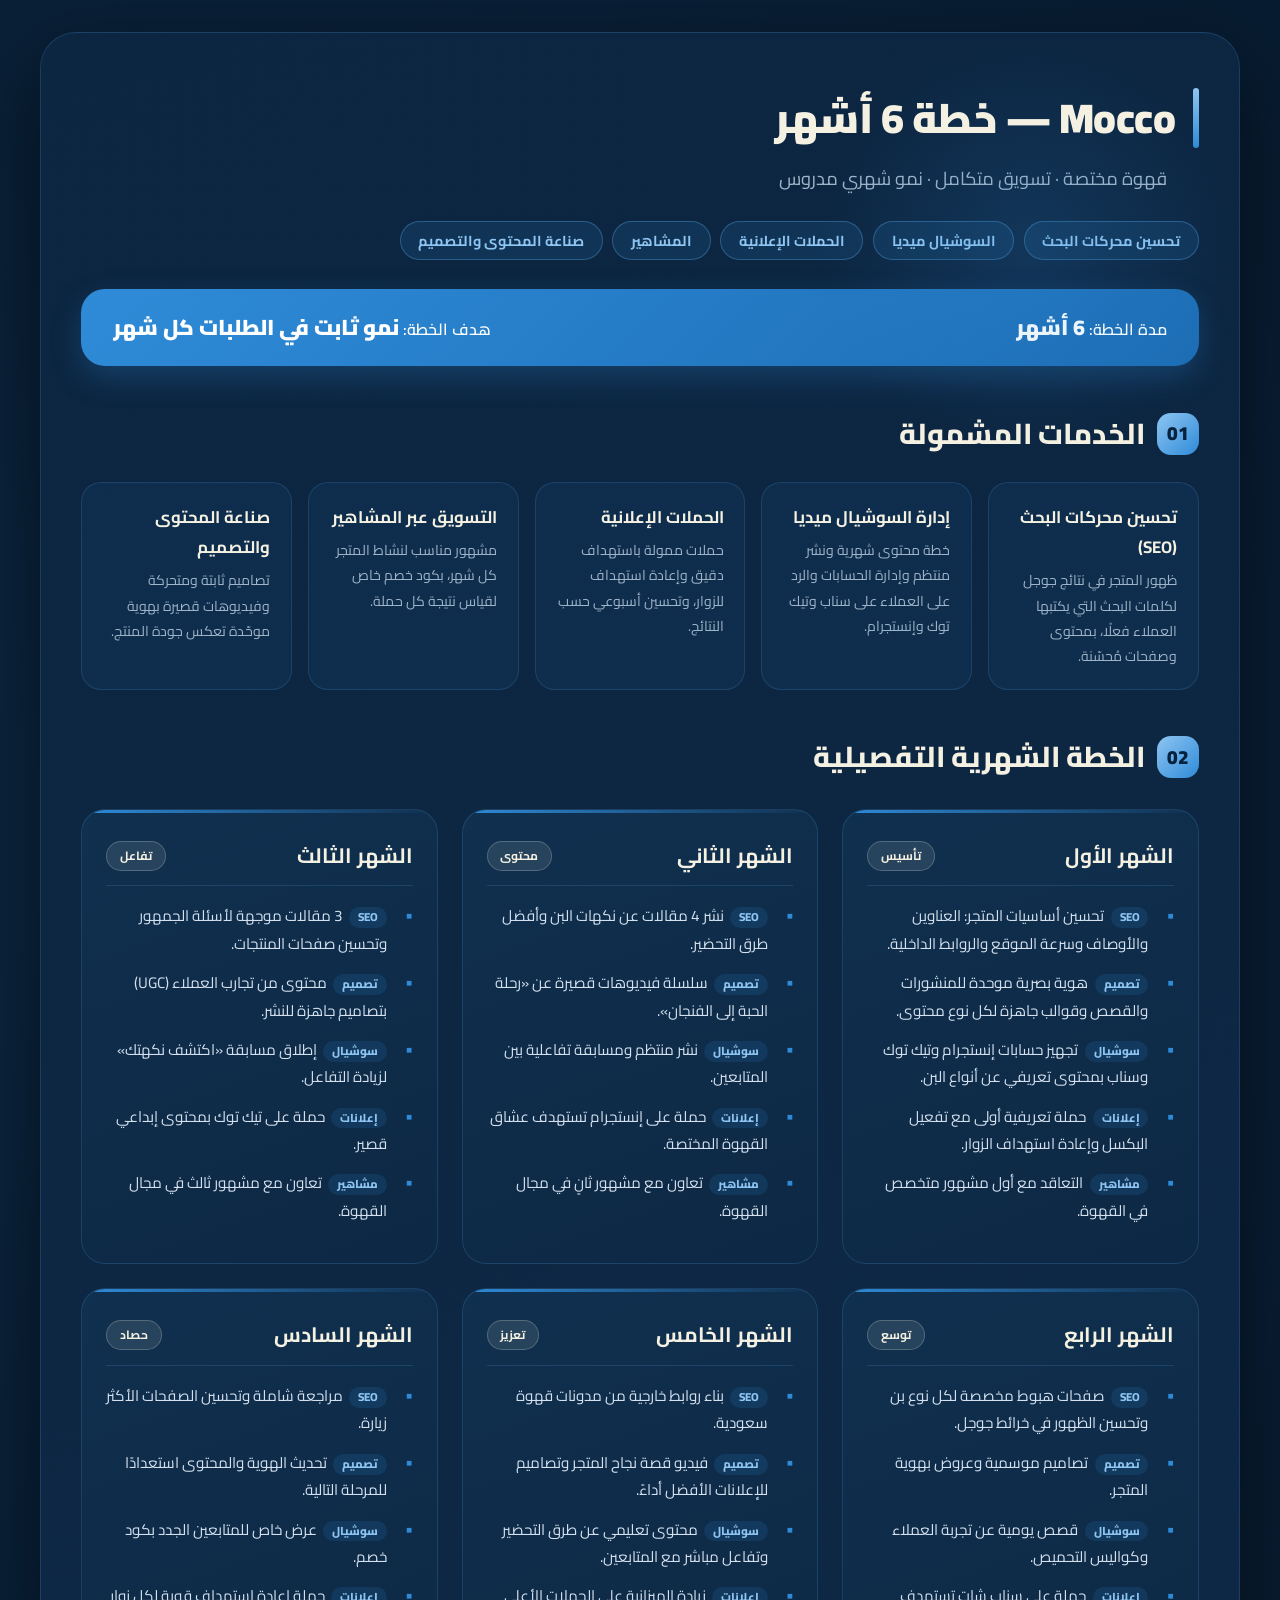
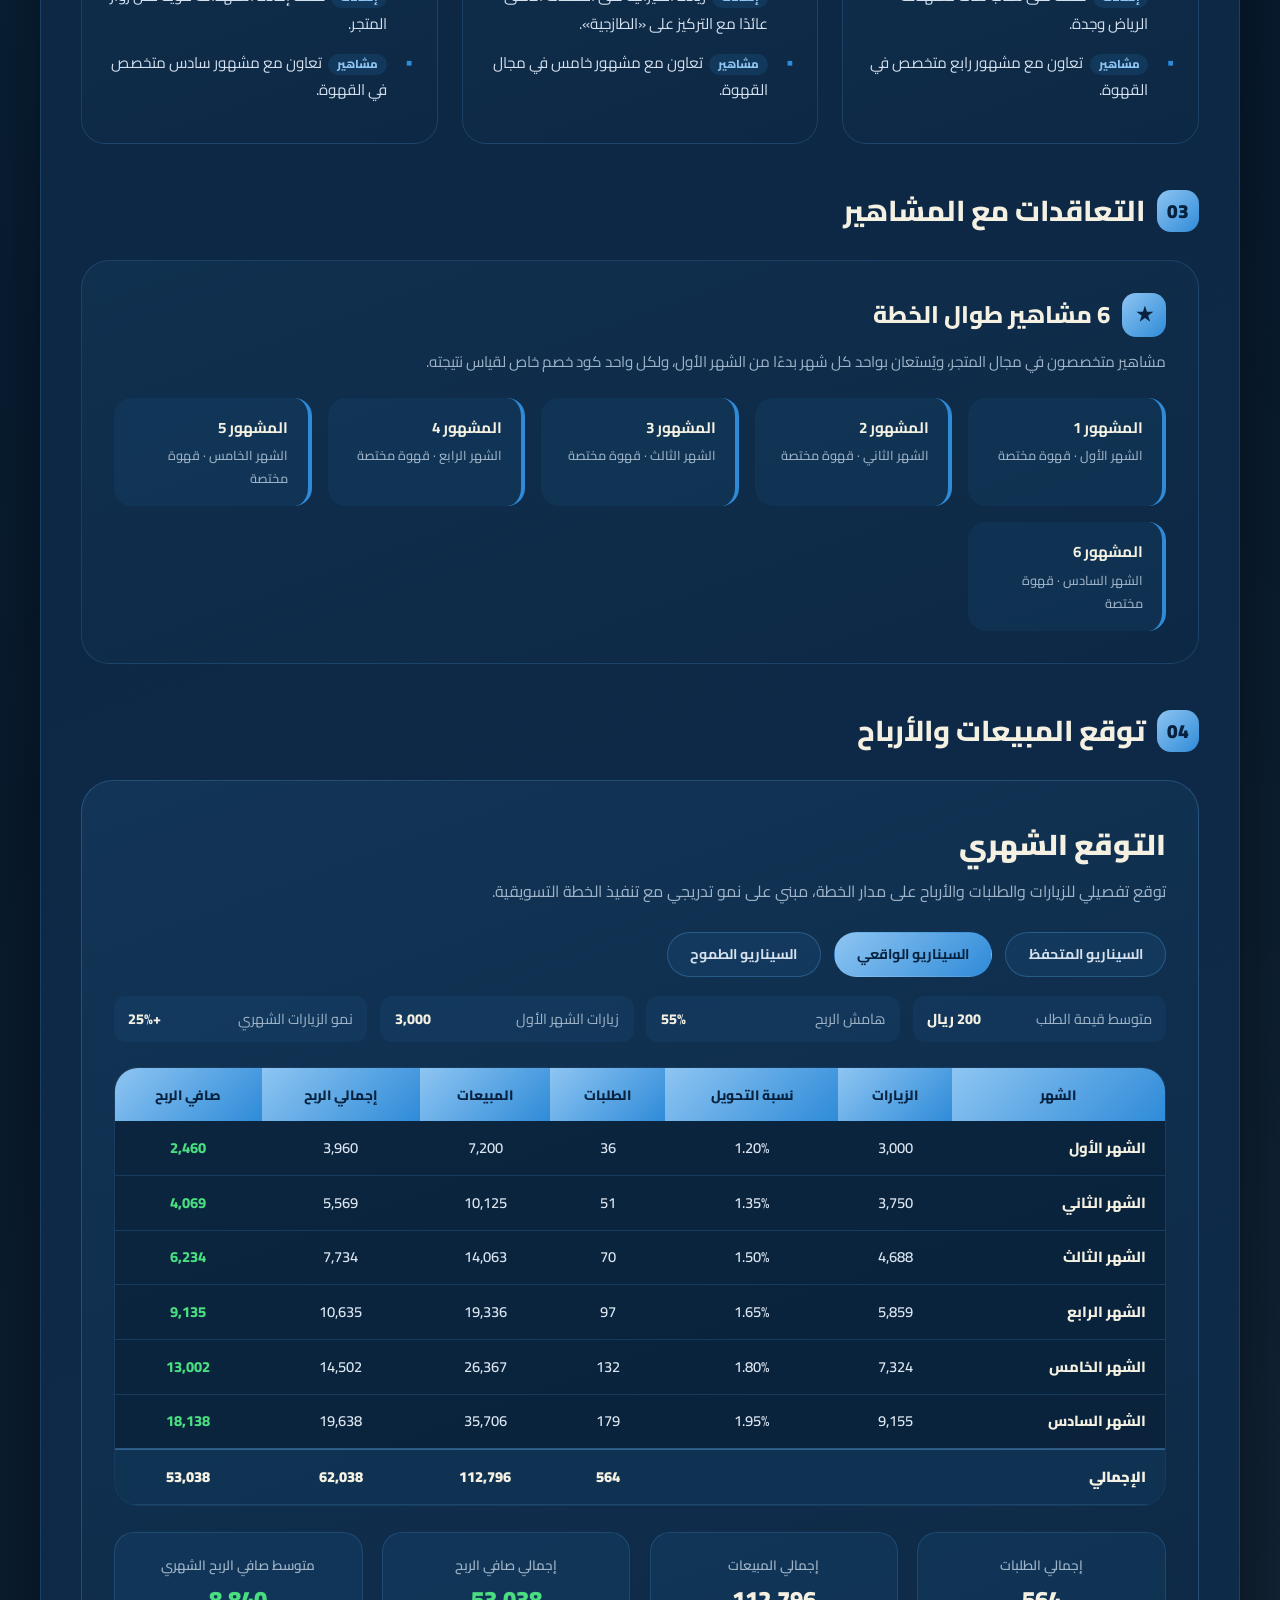
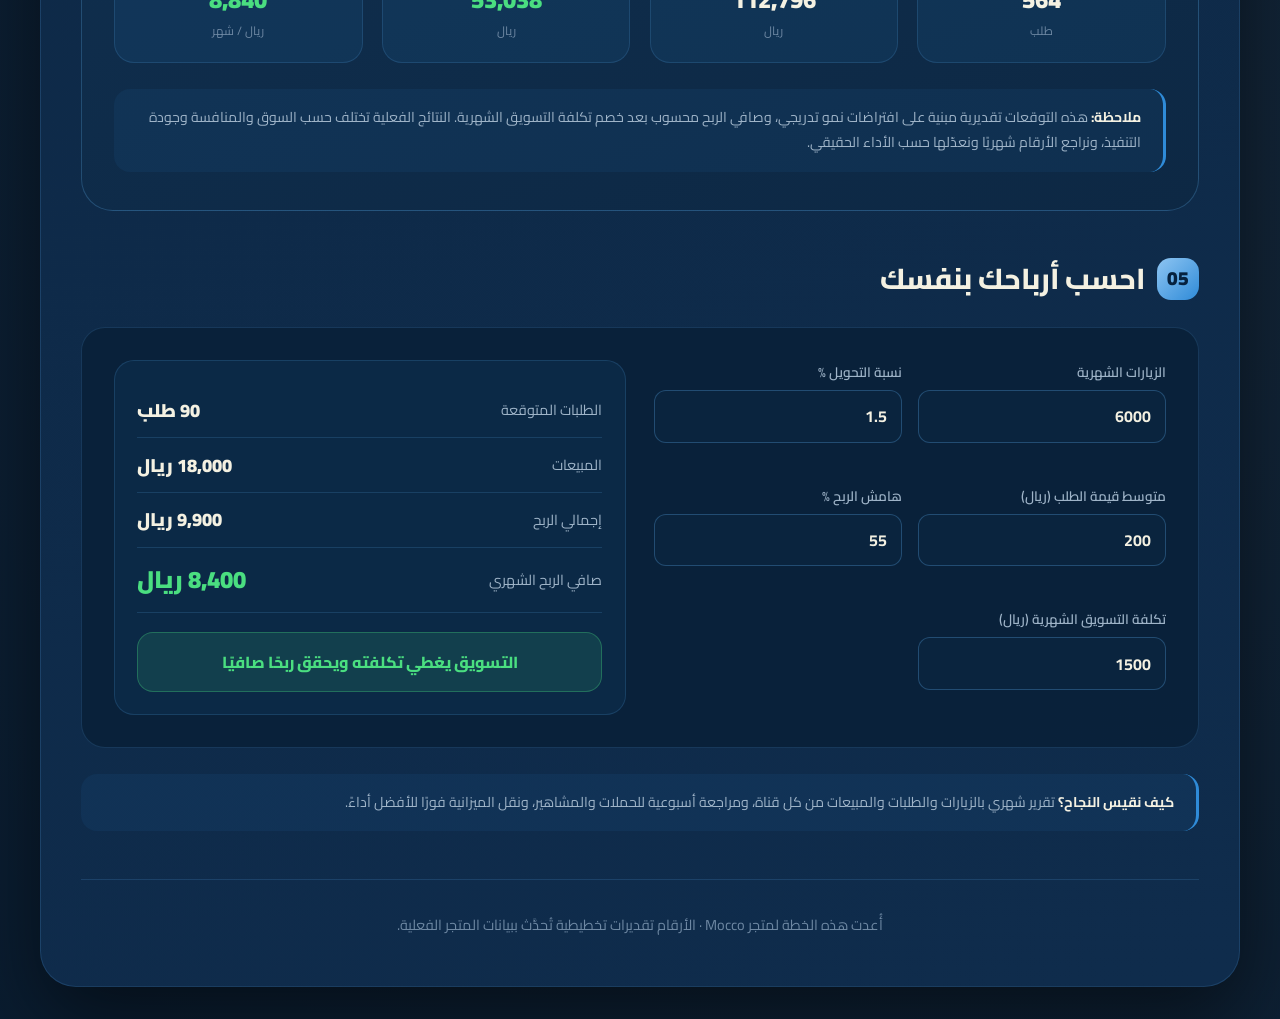
<file: templates/route6.html>
<!DOCTYPE html>
<html lang="ar" dir="rtl">
<head>
<meta charset="UTF-8">
<meta name="viewport" content="width=device-width, initial-scale=1.0">
<title>خطة تسويق Mocco | 6 أشهر + توقع الأرباح</title>
<style>
@import url('https://fonts.googleapis.com/css2?family=Cairo:wght@400;600;700;800;900&display=swap');
:root{--bg:#071A2E;--c1:#0C2540;--c2:#0F2C4C;--line:rgba(91,168,230,.18);--acc:#2F8BD8;--acc2:#8EC5F2;--cream:#F4F1E2;--tx:#E6EDF5;--mut:#9FB4C8;--dim:#6E88A3;--ok:#4ADE80;--bad:#F87171}
*{margin:0;padding:0;box-sizing:border-box;font-family:'Cairo','Segoe UI',Tahoma,sans-serif}
body{background:var(--bg);color:var(--tx);padding:2rem 1rem;line-height:1.8;min-height:100vh;
 background-image:radial-gradient(circle at 15% 20%,rgba(47,139,216,.10) 0%,transparent 45%),radial-gradient(circle at 85% 80%,rgba(244,241,226,.05) 0%,transparent 50%)}
.container{max-width:1200px;margin:0 auto;background:linear-gradient(160deg,var(--c1) 0%,var(--c2) 100%);border-radius:36px;box-shadow:0 30px 80px rgba(0,0,0,.5);padding:3rem 2.5rem;border:1px solid var(--line);position:relative;overflow:hidden}
.container::before{content:'';position:absolute;top:0;right:0;width:420px;height:420px;background:radial-gradient(circle,rgba(47,139,216,.16),transparent 70%);pointer-events:none}
h1{font-size:2.6rem;color:var(--cream);padding-right:1.5rem;margin-bottom:.4rem;font-weight:900;position:relative;letter-spacing:-.5px}
h1::before{content:'';position:absolute;right:0;top:50%;transform:translateY(-50%);width:6px;height:80%;background:linear-gradient(180deg,var(--acc2),var(--acc));border-radius:10px}
.subhead{color:var(--mut);font-size:1.15rem;margin-bottom:1.6rem;padding-right:2rem}
.pills{display:flex;flex-wrap:wrap;gap:.6rem;margin:1.4rem 0 .4rem}
.pill{background:rgba(47,139,216,.14);border:1px solid rgba(91,168,230,.35);padding:.35rem 1.1rem;border-radius:40px;font-size:.9rem;font-weight:700;color:var(--acc2)}
.meta-bar{background:linear-gradient(135deg,var(--acc) 0%,#1C6DB4 100%);color:#fff;border-radius:24px;padding:1.2rem 2rem;display:flex;flex-wrap:wrap;justify-content:space-between;align-items:center;gap:.6rem;margin:1.8rem 0 2.6rem;box-shadow:0 12px 30px rgba(47,139,216,.25)}
.meta-bar span{font-weight:600}.meta-bar strong{font-size:1.35rem;font-weight:900}
.section-title{font-size:1.8rem;color:var(--cream);font-weight:800;margin:2.6rem 0 1.4rem;display:flex;align-items:center;gap:12px}
.section-title .num{background:linear-gradient(135deg,var(--acc2),var(--acc));color:#06223F;border-radius:14px;width:42px;height:42px;display:inline-flex;align-items:center;justify-content:center;font-size:1.2rem;font-weight:900}
.grid-6{display:grid;grid-template-columns:repeat(auto-fit,minmax(300px,1fr));gap:1.5rem;margin:1.6rem 0}
.card{background:linear-gradient(160deg,#10304F 0%,#0D2844 100%);border:1px solid var(--line);border-radius:24px;padding:1.7rem 1.5rem;position:relative;overflow:hidden}
.card::after{content:'';position:absolute;top:0;right:0;width:100%;height:3px;background:linear-gradient(90deg,var(--acc),transparent)}
.card h3{color:var(--cream);font-size:1.3rem;margin-bottom:1rem;padding-bottom:.7rem;border-bottom:1px solid var(--line);display:flex;align-items:center;justify-content:space-between;flex-wrap:wrap;gap:.5rem}
.card ul{list-style:none}
.card li{margin-bottom:.75rem;padding-right:1.6rem;position:relative;font-size:.95rem;color:#D5E1EE}
.card li::before{content:"▪";position:absolute;right:0;color:var(--acc);font-size:1.2rem;line-height:1.4}
.card li b.svc{display:inline-block;font-size:.72rem;font-weight:800;color:var(--acc2);background:rgba(47,139,216,.14);border-radius:20px;padding:0 .55rem;margin-left:.4rem}
.month-tag{display:inline-block;background:rgba(244,241,226,.10);color:var(--cream);font-size:.75rem;padding:.2rem .8rem;border-radius:30px;font-weight:700;border:1px solid rgba(244,241,226,.22)}
.svc-grid{display:grid;grid-template-columns:repeat(auto-fit,minmax(210px,1fr));gap:1rem}
.svc-card{background:rgba(47,139,216,.07);border:1px solid var(--line);border-radius:20px;padding:1.2rem 1.3rem}
.svc-card h4{color:var(--cream);font-size:1.05rem;margin-bottom:.35rem}
.svc-card p{color:var(--mut);font-size:.88rem}
.influencer-box{background:linear-gradient(160deg,#10304F 0%,#0D2844 100%);border:1px solid var(--line);border-radius:28px;padding:2rem;margin:1rem 0 2rem}
.influencer-box h2{color:var(--cream);font-size:1.5rem;margin-bottom:.7rem;display:flex;align-items:center;gap:12px;font-weight:800}
.influencer-box h2 span{background:linear-gradient(135deg,var(--acc2),var(--acc));border-radius:14px;width:44px;height:44px;display:inline-flex;align-items:center;justify-content:center;color:#06223F;font-size:1.2rem}
.influencer-box>p{color:var(--mut);font-size:.95rem}
.influencer-list{display:grid;grid-template-columns:repeat(auto-fit,minmax(190px,1fr));gap:1rem;margin-top:1.4rem}
.influencer-item{background:rgba(47,139,216,.08);border-radius:18px;padding:1rem 1.2rem;border-right:4px solid var(--acc);font-weight:700;color:var(--cream);font-size:.95rem}
.influencer-item small{display:block;color:var(--mut);font-weight:500;font-size:.8rem;margin-top:.2rem}
.profit-section{background:linear-gradient(160deg,#123456 0%,#0D2844 100%);border-radius:32px;padding:2.4rem 2rem;margin:1rem 0 1.5rem;border:1px solid rgba(91,168,230,.28)}
.profit-section h2{color:var(--cream);font-size:1.8rem;margin-bottom:.4rem;font-weight:900}
.profit-desc{color:var(--mut);margin-bottom:1.6rem}
.scenario-buttons{display:flex;flex-wrap:wrap;gap:.8rem;margin:1.2rem 0}
.scenario-btn{background:rgba(47,139,216,.10);border:1px solid rgba(91,168,230,.3);color:#D5E1EE;padding:.55rem 1.4rem;border-radius:40px;font-weight:700;cursor:pointer;font-size:.88rem;font-family:'Cairo',sans-serif}
.scenario-btn.active{background:linear-gradient(135deg,var(--acc2),var(--acc));color:#06223F;border-color:transparent}
.assumptions-list{display:grid;grid-template-columns:repeat(auto-fit,minmax(220px,1fr));gap:.8rem;margin:1.2rem 0}
.assumption-item{display:flex;justify-content:space-between;align-items:center;padding:.6rem .9rem;background:rgba(47,139,216,.08);border-radius:12px;font-size:.9rem}
.assumption-item span:first-child{color:var(--mut)}.assumption-item span:last-child{color:var(--cream);font-weight:800}
.forecast-table-wrap{overflow-x:auto;margin:1.6rem 0;border-radius:24px;border:1px solid var(--line);background:rgba(7,26,46,.5)}
.forecast-table{width:100%;border-collapse:collapse;min-width:760px;font-size:.92rem}
.forecast-table thead th{background:linear-gradient(135deg,var(--acc2),var(--acc));color:#06223F;font-weight:800;padding:.9rem .7rem;text-align:center;font-size:.85rem;white-space:nowrap}
.forecast-table td{padding:.85rem .7rem;text-align:center;border-bottom:1px solid var(--line);color:#DCE6F1;font-weight:600}
.forecast-table .month-cell{color:var(--cream);font-weight:800;text-align:right;padding-right:1.2rem}
.forecast-table .profit-cell{color:var(--ok);font-weight:800}.forecast-table .neg{color:var(--bad)}
.forecast-table .total-row td{background:rgba(47,139,216,.14);color:var(--cream);font-weight:900;border-top:2px solid rgba(91,168,230,.4)}
.summary-grid{display:grid;grid-template-columns:repeat(auto-fit,minmax(200px,1fr));gap:1.2rem;margin:1.6rem 0}
.summary-card{background:rgba(47,139,216,.09);border:1px solid var(--line);border-radius:20px;padding:1.3rem;text-align:center}
.s-label{font-size:.84rem;color:var(--mut);font-weight:600;margin-bottom:.4rem}
.s-value{font-size:1.5rem;font-weight:900;color:var(--cream);line-height:1.3}.s-value.green{color:var(--ok)}
.s-sub{font-size:.75rem;color:var(--dim);margin-top:.3rem}
.profit-note,.note{background:rgba(47,139,216,.07);border-radius:16px;padding:1rem 1.4rem;margin-top:1.6rem;font-size:.88rem;color:var(--mut);border-right:3px solid var(--acc)}
.profit-note strong,.note strong{color:var(--cream)}
.calc-box{background:rgba(7,26,46,.55);border:1px solid var(--line);border-radius:24px;padding:2rem;margin-top:1rem}
.calc-grid{display:grid;grid-template-columns:1fr 1fr;gap:1.8rem}
.calc-inputs{display:grid;grid-template-columns:1fr 1fr;gap:1rem}
.calc-field label{display:block;font-size:.85rem;color:var(--mut);font-weight:600;margin-bottom:.35rem}
.calc-field input{width:100%;padding:.65rem .9rem;border:1px solid rgba(91,168,230,.3);border-radius:12px;font-size:1rem;font-weight:700;color:var(--cream);background:rgba(12,37,64,.9);outline:none;font-family:'Cairo',sans-serif}
.calc-result{background:rgba(47,139,216,.08);border-radius:20px;padding:1.4rem;border:1px solid var(--line)}
.calc-result-row{display:flex;justify-content:space-between;align-items:center;padding:.65rem 0;border-bottom:1px solid var(--line)}
.calc-result-row:last-of-type{border-bottom:none}
.cr-label{color:var(--mut);font-size:.9rem}.cr-value{font-weight:900;font-size:1.15rem;color:var(--cream)}.cr-value.big{color:var(--ok);font-size:1.5rem}
.final-verdict{margin-top:1.2rem;text-align:center;padding:.9rem;border-radius:16px;font-weight:800}
.final-verdict.good{background:rgba(74,222,128,.12);color:var(--ok);border:1px solid rgba(74,222,128,.3)}
.final-verdict.bad{background:rgba(248,113,113,.12);color:var(--bad);border:1px solid rgba(248,113,113,.3)}
.footer{text-align:center;margin-top:3rem;color:var(--dim);font-size:.9rem;border-top:1px solid var(--line);padding-top:2rem}
@media(max-width:800px){.calc-grid{grid-template-columns:1fr}}
@media(max-width:600px){.container{padding:1.8rem 1.2rem}h1{font-size:1.9rem}.section-title{font-size:1.4rem}.calc-inputs{grid-template-columns:1fr}}
</style>
</head>
<body>
<div class="container">
  <h1>Mocco — خطة 6 أشهر</h1>
  <div class="subhead">قهوة مختصة · تسويق متكامل · نمو شهري مدروس</div>
  <div class="pills">
    <span class="pill" data-sec="seo">تحسين محركات البحث</span>
    <span class="pill" data-sec="social">السوشيال ميديا</span>
    <span class="pill" data-sec="ads">الحملات الإعلانية</span>
    <span class="pill" data-sec="influencers">المشاهير</span>
    <span class="pill" data-sec="design">صناعة المحتوى والتصميم</span>
  </div>
  <div class="meta-bar"><span>مدة الخطة: <strong>6 أشهر</strong></span><span>هدف الخطة: <strong>نمو ثابت في الطلبات كل شهر</strong></span></div>

  <div class="section-title"><span class="num">01</span> الخدمات المشمولة</div>
  <div class="svc-grid">
    <div class="svc-card" data-sec="seo"><h4>تحسين محركات البحث (SEO)</h4><p>ظهور المتجر في نتائج جوجل لكلمات البحث التي يكتبها العملاء فعلًا، بمحتوى وصفحات مُحسّنة.</p></div>
    <div class="svc-card" data-sec="social"><h4>إدارة السوشيال ميديا</h4><p>خطة محتوى شهرية ونشر منتظم وإدارة الحسابات والرد على العملاء على سناب وتيك توك وإنستجرام.</p></div>
    <div class="svc-card" data-sec="ads"><h4>الحملات الإعلانية</h4><p>حملات ممولة باستهداف دقيق وإعادة استهداف للزوار، وتحسين أسبوعي حسب النتائج.</p></div>
    <div class="svc-card" data-sec="influencers"><h4>التسويق عبر المشاهير</h4><p>مشهور مناسب لنشاط المتجر كل شهر، بكود خصم خاص لقياس نتيجة كل حملة.</p></div>
    <div class="svc-card" data-sec="design"><h4>صناعة المحتوى والتصميم</h4><p>تصاميم ثابتة ومتحركة وفيديوهات قصيرة بهوية موحّدة تعكس جودة المنتج.</p></div>
  </div>

  <div class="section-title"><span class="num">02</span> الخطة الشهرية التفصيلية</div>
  <div class="grid-6" id="months">
    <div class="card month" data-m="1"><h3>الشهر الأول <span class="month-tag">تأسيس</span></h3><ul>
      <li data-sec="seo"><b class="svc">SEO</b>تحسين أساسيات المتجر: العناوين والأوصاف وسرعة الموقع والروابط الداخلية.</li>
      <li data-sec="design"><b class="svc">تصميم</b>هوية بصرية موحدة للمنشورات والقصص وقوالب جاهزة لكل نوع محتوى.</li>
      <li data-sec="social"><b class="svc">سوشيال</b>تجهيز حسابات إنستجرام وتيك توك وسناب بمحتوى تعريفي عن أنواع البن.</li>
      <li data-sec="ads"><b class="svc">إعلانات</b>حملة تعريفية أولى مع تفعيل البكسل وإعادة استهداف الزوار.</li>
      <li data-sec="influencers"><b class="svc">مشاهير</b>التعاقد مع أول مشهور متخصص في القهوة.</li>
    </ul></div>
    <div class="card month" data-m="2"><h3>الشهر الثاني <span class="month-tag">محتوى</span></h3><ul>
      <li data-sec="seo"><b class="svc">SEO</b>نشر 4 مقالات عن نكهات البن وأفضل طرق التحضير.</li>
      <li data-sec="design"><b class="svc">تصميم</b>سلسلة فيديوهات قصيرة عن «رحلة الحبة إلى الفنجان».</li>
      <li data-sec="social"><b class="svc">سوشيال</b>نشر منتظم ومسابقة تفاعلية بين المتابعين.</li>
      <li data-sec="ads"><b class="svc">إعلانات</b>حملة على إنستجرام تستهدف عشاق القهوة المختصة.</li>
      <li data-sec="influencers"><b class="svc">مشاهير</b>تعاون مع مشهور ثانٍ في مجال القهوة.</li>
    </ul></div>
    <div class="card month" data-m="3"><h3>الشهر الثالث <span class="month-tag">تفاعل</span></h3><ul>
      <li data-sec="seo"><b class="svc">SEO</b>3 مقالات موجهة لأسئلة الجمهور وتحسين صفحات المنتجات.</li>
      <li data-sec="design"><b class="svc">تصميم</b>محتوى من تجارب العملاء (UGC) بتصاميم جاهزة للنشر.</li>
      <li data-sec="social"><b class="svc">سوشيال</b>إطلاق مسابقة «اكتشف نكهتك» لزيادة التفاعل.</li>
      <li data-sec="ads"><b class="svc">إعلانات</b>حملة على تيك توك بمحتوى إبداعي قصير.</li>
      <li data-sec="influencers"><b class="svc">مشاهير</b>تعاون مع مشهور ثالث في مجال القهوة.</li>
    </ul></div>
    <div class="card month" data-m="4"><h3>الشهر الرابع <span class="month-tag">توسع</span></h3><ul>
      <li data-sec="seo"><b class="svc">SEO</b>صفحات هبوط مخصصة لكل نوع بن وتحسين الظهور في خرائط جوجل.</li>
      <li data-sec="design"><b class="svc">تصميم</b>تصاميم موسمية وعروض بهوية المتجر.</li>
      <li data-sec="social"><b class="svc">سوشيال</b>قصص يومية عن تجربة العملاء وكواليس التحميص.</li>
      <li data-sec="ads"><b class="svc">إعلانات</b>حملة على سناب شات تستهدف الرياض وجدة.</li>
      <li data-sec="influencers"><b class="svc">مشاهير</b>تعاون مع مشهور رابع متخصص في القهوة.</li>
    </ul></div>
    <div class="card month" data-m="5"><h3>الشهر الخامس <span class="month-tag">تعزيز</span></h3><ul>
      <li data-sec="seo"><b class="svc">SEO</b>بناء روابط خارجية من مدونات قهوة سعودية.</li>
      <li data-sec="design"><b class="svc">تصميم</b>فيديو قصة نجاح المتجر وتصاميم للإعلانات الأفضل أداءً.</li>
      <li data-sec="social"><b class="svc">سوشيال</b>محتوى تعليمي عن طرق التحضير وتفاعل مباشر مع المتابعين.</li>
      <li data-sec="ads"><b class="svc">إعلانات</b>زيادة الميزانية على الحملات الأعلى عائدًا مع التركيز على «الطازجية».</li>
      <li data-sec="influencers"><b class="svc">مشاهير</b>تعاون مع مشهور خامس في مجال القهوة.</li>
    </ul></div>
    <div class="card month" data-m="6"><h3>الشهر السادس <span class="month-tag">حصاد</span></h3><ul>
      <li data-sec="seo"><b class="svc">SEO</b>مراجعة شاملة وتحسين الصفحات الأكثر زيارة.</li>
      <li data-sec="design"><b class="svc">تصميم</b>تحديث الهوية والمحتوى استعدادًا للمرحلة التالية.</li>
      <li data-sec="social"><b class="svc">سوشيال</b>عرض خاص للمتابعين الجدد بكود خصم.</li>
      <li data-sec="ads"><b class="svc">إعلانات</b>حملة إعادة استهداف قوية لكل زوار المتجر.</li>
      <li data-sec="influencers"><b class="svc">مشاهير</b>تعاون مع مشهور سادس متخصص في القهوة.</li>
    </ul></div>
  </div>

  <div data-sec="influencers">
  <div class="section-title"><span class="num">03</span> التعاقدات مع المشاهير</div>
  <div class="influencer-box">
    <h2><span>★</span> 6 مشاهير طوال الخطة</h2>
    <p>مشاهير متخصصون في مجال المتجر، ويُستعان بواحد كل شهر بدءًا من الشهر الأول، ولكل واحد كود خصم خاص لقياس نتيجته.</p>
    <div class="influencer-list" id="infList">
      <div class="influencer-item">المشهور 1 <small>الشهر الأول · قهوة مختصة</small></div>
      <div class="influencer-item">المشهور 2 <small>الشهر الثاني · قهوة مختصة</small></div>
      <div class="influencer-item">المشهور 3 <small>الشهر الثالث · قهوة مختصة</small></div>
      <div class="influencer-item">المشهور 4 <small>الشهر الرابع · قهوة مختصة</small></div>
      <div class="influencer-item">المشهور 5 <small>الشهر الخامس · قهوة مختصة</small></div>
      <div class="influencer-item">المشهور 6 <small>الشهر السادس · قهوة مختصة</small></div>
    </div>
  </div>
  </div>

  <div class="section-title"><span class="num">04</span> توقع المبيعات والأرباح</div>
  <div class="profit-section">
    <h2>التوقع الشهري</h2>
    <p class="profit-desc">توقع تفصيلي للزيارات والطلبات والأرباح على مدار الخطة، مبني على نمو تدريجي مع تنفيذ الخطة التسويقية.</p>
    <div class="scenario-buttons">
      <button class="scenario-btn" data-scenario="low">السيناريو المتحفظ</button>
      <button class="scenario-btn active" data-scenario="mid">السيناريو الواقعي</button>
      <button class="scenario-btn" data-scenario="high">السيناريو الطموح</button>
    </div>
    <div class="assumptions-list">
      <div class="assumption-item"><span>متوسط قيمة الطلب</span><span id="aovLabel">—</span></div>
      <div class="assumption-item"><span>هامش الربح</span><span id="marginLabel">—</span></div>
      <div class="assumption-item"><span>زيارات الشهر الأول</span><span id="visitsLabel">—</span></div>
      <div class="assumption-item"><span>نمو الزيارات الشهري</span><span id="growthLabel">—</span></div>
    </div>
    <div class="forecast-table-wrap"><table class="forecast-table">
      <thead><tr><th>الشهر</th><th>الزيارات</th><th>نسبة التحويل</th><th>الطلبات</th><th>المبيعات</th><th>إجمالي الربح</th><th>صافي الربح</th></tr></thead>
      <tbody id="forecastBody"></tbody></table></div>
    <div class="summary-grid">
      <div class="summary-card"><div class="s-label">إجمالي الطلبات</div><div class="s-value" id="sumOrders">—</div><div class="s-sub">طلب</div></div>
      <div class="summary-card"><div class="s-label">إجمالي المبيعات</div><div class="s-value" id="sumRevenue">—</div><div class="s-sub">ريال</div></div>
      <div class="summary-card"><div class="s-label">إجمالي صافي الربح</div><div class="s-value green" id="sumProfit">—</div><div class="s-sub">ريال</div></div>
      <div class="summary-card"><div class="s-label">متوسط صافي الربح الشهري</div><div class="s-value green" id="avgProfit">—</div><div class="s-sub">ريال / شهر</div></div>
    </div>
    <div class="profit-note"><strong>ملاحظة:</strong> هذه التوقعات تقديرية مبنية على افتراضات نمو تدريجي، وصافي الربح محسوب بعد خصم تكلفة التسويق الشهرية. النتائج الفعلية تختلف حسب السوق والمنافسة وجودة التنفيذ، ونراجع الأرقام شهريًا ونعدّلها حسب الأداء الحقيقي.</div>
  </div>

  <div class="section-title"><span class="num">05</span> احسب أرباحك بنفسك</div>
  <div class="calc-box">
    <div class="calc-grid">
      <div class="calc-inputs">
        <div class="calc-field"><label for="cVisits">الزيارات الشهرية</label><input id="cVisits" type="number" value="6000" min="0"></div>
        <div class="calc-field"><label for="cCr">نسبة التحويل %</label><input id="cCr" type="number" value="1.5" step="0.1" min="0"></div>
        <div class="calc-field"><label for="cAov">متوسط قيمة الطلب (ريال)</label><input id="cAov" type="number" value="200" min="0"></div>
        <div class="calc-field"><label for="cMargin">هامش الربح %</label><input id="cMargin" type="number" value="55" min="0" max="100"></div>
        <div class="calc-field"><label for="cCost">تكلفة التسويق الشهرية (ريال)</label><input id="cCost" type="number" value="1500" min="0"></div>
      </div>
      <div class="calc-result">
        <div class="calc-result-row"><span class="cr-label">الطلبات المتوقعة</span><span class="cr-value" id="rOrders">—</span></div>
        <div class="calc-result-row"><span class="cr-label">المبيعات</span><span class="cr-value" id="rRev">—</span></div>
        <div class="calc-result-row"><span class="cr-label">إجمالي الربح</span><span class="cr-value" id="rGross">—</span></div>
        <div class="calc-result-row"><span class="cr-label">صافي الربح الشهري</span><span class="cr-value big" id="rNet">—</span></div>
        <div class="final-verdict" id="verdict"></div>
      </div>
    </div>
  </div>

  <div class="note"><strong>كيف نقيس النجاح؟</strong> تقرير شهري بالزيارات والطلبات والمبيعات من كل قناة، ومراجعة أسبوعية للحملات والمشاهير، ونقل الميزانية فورًا للأفضل أداءً.</div>
  <div class="footer">أُعدت هذه الخطة لمتجر Mocco · الأرقام تقديرات تخطيطية تُحدَّث ببيانات المتجر الفعلية.</div>
</div>
<script>
var MONTHS=6;
var SCN={"low":{"aov":180,"margin":50,"visits":2500,"growth":18,"cr":1.0,"crStep":0.12,"cost":1500},"mid":{"aov":200,"margin":55,"visits":3000,"growth":25,"cr":1.2,"crStep":0.15,"cost":1500},"high":{"aov":220,"margin":58,"visits":3600,"growth":32,"cr":1.4,"crStep":0.18,"cost":1500}};
var MN=['الشهر الأول','الشهر الثاني','الشهر الثالث','الشهر الرابع','الشهر الخامس','الشهر السادس','الشهر السابع','الشهر الثامن','الشهر التاسع','الشهر العاشر','الشهر الحادي عشر','الشهر الثاني عشر'];
function f(n){return Math.round(n).toLocaleString('en-US')}
function render(k){
  var s=SCN[k],rows='',to=0,tr=0,tg=0,tn=0,v=s.visits;
  document.getElementById('aovLabel').textContent=f(s.aov)+' ريال';
  document.getElementById('marginLabel').textContent=s.margin+'%';
  document.getElementById('visitsLabel').textContent=f(s.visits);
  document.getElementById('growthLabel').textContent='+'+s.growth+'%';
  for(var i=0;i<MONTHS;i++){
    var cr=s.cr+s.crStep*i, o=v*cr/100, r=o*s.aov, g=r*s.margin/100, n=g-s.cost;
    to+=o;tr+=r;tg+=g;tn+=n;
    rows+='<tr><td class="month-cell">'+(MN[i]||('الشهر '+(i+1)))+'</td><td>'+f(v)+'</td><td>'+cr.toFixed(2)+'%</td><td>'+f(o)+'</td><td>'+f(r)+'</td><td>'+f(g)+'</td><td class="profit-cell'+(n<0?' neg':'')+'">'+f(n)+'</td></tr>';
    v=v*(1+s.growth/100);
  }
  rows+='<tr class="total-row"><td class="month-cell">الإجمالي</td><td></td><td></td><td>'+f(to)+'</td><td>'+f(tr)+'</td><td>'+f(tg)+'</td><td class="profit-cell'+(tn<0?' neg':'')+'">'+f(tn)+'</td></tr>';
  document.getElementById('forecastBody').innerHTML=rows;
  document.getElementById('sumOrders').textContent=f(to);
  document.getElementById('sumRevenue').textContent=f(tr);
  document.getElementById('sumProfit').textContent=f(tn);
  document.getElementById('avgProfit').textContent=f(tn/MONTHS);
}
function calc(){
  var g=function(id){return parseFloat(document.getElementById(id).value)||0};
  var o=g('cVisits')*g('cCr')/100, r=o*g('cAov'), gr=r*g('cMargin')/100, n=gr-g('cCost');
  document.getElementById('rOrders').textContent=f(o)+' طلب';
  document.getElementById('rRev').textContent=f(r)+' ريال';
  document.getElementById('rGross').textContent=f(gr)+' ريال';
  document.getElementById('rNet').textContent=f(n)+' ريال';
  var vd=document.getElementById('verdict');
  vd.className='final-verdict '+(n>=0?'good':'bad');
  vd.textContent=n>=0?'التسويق يغطي تكلفته ويحقق ربحًا صافيًا':'محتاج زيارات أو تحويل أعلى لتغطية تكلفة التسويق';
}
[].forEach.call(document.querySelectorAll('.scenario-btn'),function(b){b.addEventListener('click',function(){[].forEach.call(document.querySelectorAll('.scenario-btn'),function(x){x.classList.remove('active')});b.classList.add('active');render(b.getAttribute('data-scenario'))})});
[].forEach.call(document.querySelectorAll('.calc-field input'),function(i){i.addEventListener('input',calc)});
render('mid');calc();
</script>
</body>
</html>
</file>
<file: assets/css/app.css>
/* شراع للتسويق الإلكتروني — واجهة منشئ الخطط */
/* App shell. Layout: black brand bar; form column (steps 1–5) beside a live preview of the client plan. Sahl identity: black + green. */
:root{
  --ink:#101614; --paper:#F6F5F3; --card:#FFFFFF; --line:#CBDFF0; --muted:#5B6B66;
  --green:#0D5EA1; --green-ink:#094D6F; --green-soft:#F5F1E3;
  --warn:#9A5B00; --warn-soft:#FFF3D6; --danger:#B42318; --danger-soft:#FDECEA;
  --bar:#0A1E34; --bar-fg:#FFFFFF;
  --font:"Tajawal","Segoe UI","Noto Sans Arabic",Tahoma,Arial,sans-serif;
  --r:10px;
  color-scheme:light;
}
@media (prefers-color-scheme:dark){:root:not([data-theme="light"]){
  --ink:#EEEDE7; --paper:#0F1513; --card:#121B25; --line:#1F3041; --muted:#97A8A2;
  --green:#1975C0; --green-ink:#3B8FD4; --green-soft:#122334;
  --warn:#F2B661; --warn-soft:#3A2C12; --danger:#F4A39B; --danger-soft:#3B1916;
  --bar:#0A1E34; color-scheme:dark}}
:root[data-theme="dark"]{
  --ink:#EEEDE7; --paper:#0F1513; --card:#121B25; --line:#1F3041; --muted:#97A8A2;
  --green:#1975C0; --green-ink:#3B8FD4; --green-soft:#122334;
  --warn:#F2B661; --warn-soft:#3A2C12; --danger:#F4A39B; --danger-soft:#3B1916;
  --bar:#0A1E34; color-scheme:dark}
*{box-sizing:border-box}
html,body{margin:0}
body{background:var(--paper);color:var(--ink);font:15px/1.6 var(--font);-webkit-font-smoothing:antialiased}
button,input,select,textarea{font:inherit;color:inherit}
[hidden]{display:none!important}
:focus-visible{outline:2px solid var(--green);outline-offset:2px}

.bar{background:var(--bar);color:var(--bar-fg);position:sticky;top:0;z-index:20}
.bar-in{max-width:1400px;margin:0 auto;display:flex;align-items:center;gap:14px;padding-block:10px;
  padding-left:max(16px,env(safe-area-inset-left,0px));padding-right:max(16px,env(safe-area-inset-right,0px))}
.bar img{height:38px;width:auto;display:block}
.bar h1{font-size:17px;font-weight:700;margin:0}
.bar .sub{color:#9FB1AB;font-size:13px}
.bar .sp{flex:1}
.keypill{display:inline-flex;align-items:center;gap:6px;font-size:13px;border:1px solid #1F3041;border-radius:999px;padding:5px 12px;background:transparent;color:var(--bar-fg);cursor:pointer}
@media (max-width:560px){.bar .sub{display:none}.bar h1{font-size:15px}.bar img{height:32px}.keypill{padding:4px 10px;font-size:12px}}
.keypill .dot{width:8px;height:8px;border-radius:50%;background:#E5484D}
.keypill.ok .dot{background:var(--green)}

.wrap{max-width:1400px;margin:0 auto;display:grid;grid-template-columns:minmax(0,450px) minmax(0,1fr);gap:24px;
  padding-block:22px 60px;padding-left:max(16px,env(safe-area-inset-left,0px));padding-right:max(16px,env(safe-area-inset-right,0px))}
@media (max-width:1000px){.wrap{grid-template-columns:minmax(0,1fr)}}

form{display:flex;flex-direction:column;gap:14px;min-width:0}
.step{background:var(--card);border:1px solid var(--line);border-radius:var(--r);padding:16px}
.step-h{display:flex;align-items:baseline;gap:10px;margin:0 0 12px}
.step-n{font-weight:800;color:var(--green-ink);font-size:13px;font-variant-numeric:tabular-nums}
.step-h h2{font-size:16px;margin:0;font-weight:700}
.step-h .hint{margin-inline-start:auto}
.fld{display:flex;flex-direction:column;gap:5px;margin-bottom:11px}
.fld:last-child{margin-bottom:0}
.fld label,.lbl{font-size:13px;font-weight:500;color:var(--muted)}
.req{color:var(--danger)}
input[type=text],input[type=email],input[type=date],input[type=url],input[type=tel],input[type=number],input[type=password],select,textarea{
  width:100%;border:1px solid var(--line);background:var(--paper);border-radius:8px;padding:9px 11px;min-width:0}
textarea{min-height:68px;resize:vertical}
input:focus,select:focus,textarea:focus{border-color:var(--green);outline:none;box-shadow:0 0 0 3px var(--green-soft)}
.row2{display:grid;grid-template-columns:1fr 1fr;gap:10px}
@media (max-width:420px){.row2{grid-template-columns:1fr}}
.hint{font-size:12px;color:var(--muted)}
.err{font-size:12.5px;color:var(--danger)}

.seg{display:grid;grid-template-columns:repeat(4,1fr);gap:6px}
.seg input,.chips input,.themes input{position:absolute;opacity:0;pointer-events:none}
.seg label{display:flex;flex-direction:column;align-items:center;justify-content:center;border:1px solid var(--line);border-radius:8px;padding:9px 4px;cursor:pointer;text-align:center;line-height:1.25;background:var(--paper)}
.seg label b{font-size:18px;font-weight:800;font-variant-numeric:tabular-nums}
.seg label span{font-size:12px;color:var(--muted)}
.seg input:checked+label{border-color:var(--green);background:var(--green-soft);box-shadow:inset 0 0 0 1px var(--green)}
.seg input:focus-visible+label,.chips input:focus-visible+label,.themes input:focus-visible+label{outline:2px solid var(--green);outline-offset:2px}

.svc{border:1px solid var(--line);border-radius:8px;margin-bottom:8px;background:var(--paper)}
.svc:last-child{margin-bottom:0}
.svc-h{display:flex;align-items:center;gap:10px;padding:10px 12px;cursor:pointer}
.svc-h input{width:18px;height:18px;accent-color:var(--green);flex:none}
.svc-h b{font-weight:700;font-size:14.5px}
.svc-h small{color:var(--muted);font-size:12px;margin-inline-start:auto;text-align:left}
.svc.on{border-color:var(--green);background:var(--card)}
.svc-b{padding:0 12px 12px 12px;display:none}
.svc.on .svc-b{display:block}
.chips{display:flex;flex-wrap:wrap;gap:6px}
.chips label{border:1px solid var(--line);border-radius:999px;padding:4px 11px;font-size:13px;cursor:pointer;background:var(--paper)}
.chips input:checked+label{background:var(--green-soft);border-color:var(--green);color:var(--green-ink);font-weight:500}
.inline{display:flex;align-items:center;gap:8px;flex-wrap:wrap}
.inline input[type=number]{width:90px}
.check{display:flex;align-items:center;gap:8px;font-size:13.5px}
.check input{width:17px;height:17px;accent-color:var(--green)}
.fixed{font-size:12.5px;color:var(--muted);background:var(--paper);border:1px dashed var(--line);border-radius:8px;padding:8px 10px;margin-bottom:8px}

.themes{display:grid;grid-template-columns:repeat(2,minmax(0,1fr));gap:8px}
.themes label{display:flex;flex-direction:column;gap:6px;border:1px solid var(--line);border-radius:10px;padding:7px;cursor:pointer;background:var(--paper);min-width:0}
.themes input:checked+label{border-color:var(--green);box-shadow:inset 0 0 0 1px var(--green);background:var(--card)}
.themes .nm{font-size:13.5px;font-weight:700;line-height:1.3}
.themes .nt{font-size:11.5px;color:var(--muted);line-height:1.4}
.sw{height:58px;border-radius:6px;position:relative;overflow:hidden;border:1px solid rgba(127,127,127,.2)}
.sw i{position:absolute;display:block;border-radius:2px}
.sw .a{top:10px;right:10px;width:46%;height:7px;background:var(--strong)}
.sw .b{top:22px;right:10px;width:28%;height:5px;background:var(--acc)}
.sw .c{top:34px;right:10px;left:10px;height:14px;background:var(--card);border-radius:3px;border:1px solid var(--line)}
.sw .d{top:9px;left:10px;width:14px;height:14px;border-radius:50%;background:var(--acc)}

.actions{display:flex;flex-direction:column;gap:8px;position:sticky;bottom:0;background:linear-gradient(to top,var(--paper) 70%,transparent);padding-block:10px 4px}
.btn{border:0;border-radius:8px;padding:12px 16px;font-weight:700;cursor:pointer;display:inline-flex;align-items:center;justify-content:center;gap:8px}
.btn-main{background:var(--green);color:#040B12;font-size:16px}
.btn-main:hover{filter:brightness(1.05)}
.btn-ghost{background:transparent;border:1px solid var(--line);color:var(--ink)}
.btn-dark{background:var(--ink);color:var(--paper)}
.btn[disabled]{opacity:.55;cursor:progress}
.spin{width:16px;height:16px;border:2px solid currentColor;border-top-color:transparent;border-radius:50%;animation:sp .8s linear infinite}
@keyframes sp{to{transform:rotate(360deg)}}
@media (prefers-reduced-motion:reduce){.spin{animation-duration:3s}}

.pv{min-width:0;display:flex;flex-direction:column;gap:12px}
.pv-bar{display:flex;flex-wrap:wrap;align-items:center;gap:8px}
.pv-bar .t{font-weight:700;font-size:15px;margin-inline-end:auto}
.pv-hint{font-size:12.5px;color:var(--muted);margin-top:-6px}
.status{border-radius:var(--r);padding:10px 14px;font-size:14px;border:1px solid var(--line);background:var(--card)}
.status.warn{background:var(--warn-soft);border-color:transparent;color:var(--warn)}
.status.bad{background:var(--danger-soft);border-color:transparent;color:var(--danger)}
.status.ok{background:var(--green-soft);border-color:transparent;color:var(--green-ink)}
.tag{display:inline-block;font-size:11.5px;font-weight:700;border-radius:4px;padding:1px 7px;background:var(--warn-soft);color:var(--warn)}
#flow{box-shadow:0 1px 2px rgba(0,0,0,.06),0 8px 30px rgba(0,0,0,.10)}
@media (max-width:560px){#flow .doc{padding:20px 16px}#flow .flow-h,#flow .flow-f{padding-left:16px;padding-right:16px}#flow .doc .pkg-r,#flow .doc .tl{grid-template-columns:1fr}}
#flow .doc [contenteditable]:hover{outline:1px dashed var(--acc);outline-offset:2px;border-radius:2px}
#flow .doc [contenteditable]:focus{outline:1.5px solid var(--acc);outline-offset:2px}
.flag{background:#FFE7A3!important;color:#2B2000!important;box-shadow:0 0 0 2px #FFE7A3;border-radius:2px}

#stage{position:fixed;top:0;left:-30000px;pointer-events:none}
.pages{display:flex;flex-direction:column;gap:14px;align-items:center}
.pg-wrap{width:100%;position:relative;overflow:hidden;border-radius:4px;box-shadow:0 4px 20px rgba(0,0,0,.14)}
.pg-wrap .pg{position:absolute;top:0;right:0;transform-origin:top right}

dialog{border:0;border-radius:12px;padding:0;max-width:min(480px,calc(100vw - 32px));width:100%;background:var(--card);color:var(--ink);box-shadow:0 20px 60px rgba(0,0,0,.35)}
dialog::backdrop{background:rgba(5,8,7,.55)}
.dlg{padding:20px;display:flex;flex-direction:column;gap:12px}
.dlg h3{margin:0;font-size:18px}
.dlg ol{margin:0;padding-inline-start:20px;font-size:13.5px;color:var(--muted)}
.dlg .btns{display:flex;gap:8px;flex-wrap:wrap}
.modes{display:grid;grid-template-columns:1fr 1fr;gap:4px;background:var(--card);border:1px solid var(--line);border-radius:10px;padding:4px}
.modes button{border:0;background:transparent;border-radius:7px;padding:9px 6px;font-weight:700;cursor:pointer;color:var(--muted)}
.modes button[aria-pressed="true"]{background:var(--green);color:#040B12}
.qpk{display:grid;grid-template-columns:repeat(2,minmax(0,1fr));gap:8px}
.qpk button{display:flex;flex-direction:column;align-items:flex-start;gap:2px;text-align:right;border:1px solid var(--line);border-radius:10px;padding:10px 12px;background:var(--paper);cursor:pointer;position:relative}
.qpk button b{font-size:15px}
.qpk button span{font-size:12px;color:var(--muted)}
.qpk button[aria-pressed="true"]{border-color:var(--green);background:var(--green-soft);box-shadow:inset 0 0 0 1px var(--green)}
.qpk button[aria-pressed="true"]::after{content:"✓";position:absolute;left:10px;top:8px;color:var(--green-ink);font-weight:800}
.qrow{border:1px solid var(--line);border-radius:10px;padding:10px 12px;margin-top:8px;background:var(--paper)}
.qrow h3{margin:0 0 8px;font-size:14px}
.qrow .row2{grid-template-columns:repeat(auto-fit,minmax(110px,1fr))}
.qsv{display:flex;flex-direction:column;gap:6px}
#quoteView{min-width:0}
.q-scale{position:relative;overflow:hidden;border-radius:6px;background:#050A10;max-width:794px;box-shadow:0 1px 2px rgba(0,0,0,.06),0 8px 30px rgba(0,0,0,.10)}
.q-scale>.qpage{position:absolute;top:0;right:0;transform-origin:top right}
.qpage [contenteditable]:hover{outline:1px dashed #2D89D4;outline-offset:2px}
.qpage [contenteditable]:focus{outline:1.5px solid #2D89D4;outline-offset:2px}
.modes{grid-template-columns:repeat(5,1fr)}
.modes button{font-size:13px;padding:9px 2px;white-space:nowrap}
@media (max-width:520px){.modes{grid-template-columns:repeat(3,1fr)}}
.tpls{display:grid;grid-template-columns:repeat(2,minmax(0,1fr));gap:8px}
.tpls input{position:absolute;opacity:0;pointer-events:none}
.tpls label{display:flex;flex-direction:column;gap:5px;border:1px solid var(--line);border-radius:10px;padding:6px;cursor:pointer;background:var(--paper);min-width:0}
.tpls img{width:100%;aspect-ratio:16/10;object-fit:cover;object-position:top;border-radius:6px;display:block;background:#09121B}
.tpls .nm{font-size:13.5px;font-weight:700;line-height:1.3;padding-inline:2px}
.tpls .nt{font-size:11.5px;color:var(--muted);line-height:1.4;padding-inline:2px}
.tpls input:checked+label{border-color:var(--green);box-shadow:inset 0 0 0 1px var(--green);background:var(--card)}
.tpls input:focus-visible+label{outline:2px solid var(--green);outline-offset:2px}
.frame-wrap{position:relative;border-radius:8px;overflow:hidden;box-shadow:0 1px 2px rgba(0,0,0,.06),0 8px 30px rgba(0,0,0,.12);background:#09121B}
#tplFrame{display:block;width:100%;height:78vh;min-height:520px;border:0;background:#fff;max-width:none}
.frame-wrap.editing{outline:2px solid var(--green);outline-offset:2px}
.gen-ov{position:absolute;inset:0;z-index:5;display:flex;align-items:center;justify-content:center;padding:24px 16px;background:rgba(6,12,17,.72);backdrop-filter:blur(3px)}
.gen-ov[hidden]{display:none}
.gbox{position:relative;overflow:hidden;width:min(440px,100%);background:var(--card);border:1px solid var(--line);border-radius:14px;padding:22px 20px 18px;display:flex;flex-direction:column;gap:8px;text-align:center;box-shadow:0 20px 50px rgba(0,0,0,.35)}
.gbox b{font-size:16px}.gclock{font-size:12px;color:var(--muted);font-variant-numeric:tabular-nums}.gbox span{font-size:13px;color:var(--muted);line-height:1.7;min-height:1.7em}
.gline{position:absolute;top:0;left:0;right:0;height:4px;background:var(--green-soft);overflow:hidden}
.gline i{position:absolute;top:0;bottom:0;width:35%;background:var(--green);animation:gl 1.3s ease-in-out infinite}
@keyframes gl{0%{right:-35%}100%{right:100%}}
@media (prefers-reduced-motion:reduce){.gline i{animation-duration:4s}}
.gbar{height:8px;border-radius:8px;background:var(--line);overflow:hidden;margin-top:4px}
.gbar i{display:block;height:100%;width:0;background:var(--green);border-radius:8px;transition:width .5s}
.prog{height:4px;border-radius:4px;background:var(--line);overflow:hidden;margin-top:6px}
.prog i{display:block;height:100%;width:0;background:var(--green);transition:width .4s}
#renderHost{position:fixed;top:0;left:-40000px;width:1400px;height:900px;pointer-events:none;opacity:0}
#renderHost iframe{border:0;display:block}
.sigs{display:grid;gap:8px}
.sigs input{position:absolute;opacity:0;pointer-events:none}
.sigs label{display:flex;align-items:center;gap:12px;border:1px solid var(--line);border-radius:10px;padding:8px 12px;cursor:pointer;background:var(--paper)}
.sigs img{width:78px;height:52px;object-fit:contain;background:#fff;border-radius:6px;flex:none}
.sigs b{display:block;font-size:14px}.sigs small{display:block;color:var(--muted);font-size:12px;line-height:1.5}
.sigs input:checked+label{border-color:var(--green);background:var(--card);box-shadow:inset 0 0 0 1px var(--green)}
.sigs input:focus-visible+label{outline:2px solid var(--green);outline-offset:2px}
#noticeView{min-width:0}
.drop{display:flex;flex-direction:column;align-items:center;justify-content:center;gap:4px;border:2px dashed var(--line);border-radius:12px;padding:22px 12px;text-align:center;cursor:pointer;background:var(--paper)}
.drop input{position:absolute;opacity:0;pointer-events:none;width:1px;height:1px}
.drop b{font-size:15px}.drop span{font-size:12.5px;color:var(--muted)}
.drop.over,.drop:focus-within{border-color:var(--green);background:var(--green-soft)}
.imlist{list-style:none;margin:10px 0 0;padding:0;display:flex;flex-direction:column;gap:6px}
.imlist li{display:flex;align-items:center;gap:10px;border:1px solid var(--line);border-radius:10px;padding:6px 8px;background:var(--card)}
.imlist img{width:56px;height:56px;object-fit:cover;border-radius:6px;flex:none;background:#eee}
.imlist .nm{flex:1;min-width:0;font-size:12.5px;overflow:hidden;text-overflow:ellipsis;white-space:nowrap;direction:ltr;text-align:right}
.imlist button{border:1px solid var(--line);background:var(--paper);border-radius:8px;width:34px;height:34px;cursor:pointer;font-size:15px;line-height:1;color:var(--ink)}
.imlist button:disabled{opacity:.35;cursor:default}
.seg2{grid-template-columns:1fr 1fr}
.chk-row{display:flex;align-items:center;gap:8px;margin-top:10px;font-size:14px;cursor:pointer}
.chk-row input{width:18px;height:18px;accent-color:var(--green)}
.im-stack.sep img+img{margin-top:18px;padding-top:18px;border-top:1px solid #d0d7d4;box-sizing:content-box}
.seg5{grid-template-columns:repeat(5,1fr)}
.pkg-btns{display:flex;flex-wrap:wrap;gap:8px}
.pkg-card{border:1px solid var(--line);border-radius:12px;padding:12px 14px;background:var(--paper);display:flex;flex-direction:column;gap:6px}
.pkg-card.sel{border-color:var(--green);background:var(--card);box-shadow:inset 0 0 0 1px var(--green)}
.pkg-card h3{margin:0;font-size:15px;line-height:1.45}
.pkg-badges{display:flex;flex-wrap:wrap;gap:6px}
.pkg-badges span{font-size:11.5px;font-weight:700;border-radius:20px;padding:2px 9px;background:var(--green-soft);color:var(--green-ink)}
.pkg-badges span.app{background:var(--warn-soft);color:var(--warn)}
.pkg-price{font-size:13px;color:var(--muted)} .pkg-price b{color:var(--ink);font-variant-numeric:tabular-nums}
.pkg-card ul{margin:0;padding:0;list-style:none;font-size:12.5px;color:var(--muted);line-height:1.7}
.pkg-card ul li::before{content:"• ";color:var(--green)}
.pkg-card .pk-sched{font-size:12px;color:var(--muted);border-top:1px dashed var(--line);padding-top:6px;line-height:1.7}
#pkgSum .pkg-card{margin-bottom:10px}
dialog.sheet{position:fixed;inset:0 0 0 auto;margin:0;height:100dvh;max-height:100dvh;width:min(470px,100vw);max-width:100vw;border:0;padding:0;background:var(--card);color:var(--ink);box-shadow:-10px 0 40px rgba(0,0,0,.25);display:none;flex-direction:column}
dialog.sheet[open]{display:flex}
dialog.sheet::backdrop{background:rgba(0,0,0,.45)}
.sheet-h{display:flex;align-items:center;justify-content:space-between;padding:14px 16px;border-bottom:1px solid var(--line)} .sheet-h b{font-size:17px}
.sheet-tools{padding:12px 16px;border-bottom:1px solid var(--line);display:flex;flex-direction:column;gap:8px}
.sheet-tools input{width:100%}
.pkg-filters{display:flex;flex-wrap:wrap;gap:6px}
.pkg-filters button{border:1px solid var(--line);background:var(--paper);border-radius:20px;padding:4px 12px;font-size:12.5px;cursor:pointer;color:var(--ink)}
.pkg-filters button[aria-pressed="true"]{background:var(--green);border-color:var(--green);color:#040B12;font-weight:700}
.pkg-list{flex:1;overflow:auto;padding:12px 16px 24px;display:flex;flex-direction:column;gap:10px}
.pkg-list .pkg-card{cursor:pointer}
.pkg-list .pkg-card:hover{border-color:var(--green)}
.pkg-list .pkg-card:focus-visible{outline:2px solid var(--green);outline-offset:2px}
#imagesView{min-width:0}
.im-stack{max-width:794px;background:#fff;border-radius:6px;overflow:hidden;box-shadow:0 1px 2px rgba(0,0,0,.06),0 8px 30px rgba(0,0,0,.12)}
.im-stack img{display:block;width:100%;height:auto}
.im-empty{padding:60px 20px;text-align:center;color:var(--muted);font-size:14px}
.n-scale{position:relative;overflow:hidden;border-radius:6px;background:#fff;max-width:794px;box-shadow:0 1px 2px rgba(0,0,0,.06),0 8px 30px rgba(0,0,0,.12)}
.n-scale>.npage{position:absolute;top:0;right:0;transform-origin:top right}
.npage [contenteditable]:hover{outline:1px dashed #0D5EA1;outline-offset:2px}
.npage [contenteditable]:focus{outline:1.5px solid #0D5EA1;outline-offset:2px}
</file>
<file: assets/css/quote.css>
/* ===== Price quote page (SAHL quote PDF) ===== */
.qpage{width:794px;min-height:1123px;background:#0A1E34;color:#CFCFCF;font-family:"Cairo","Segoe UI",Tahoma,sans-serif;position:relative;overflow:hidden;direction:rtl;display:flex;flex-direction:column;padding:36px 48px 0;box-sizing:border-box}
.qpage *{box-sizing:border-box}
.q-arc{position:absolute;width:560px;height:560px;border-radius:50%;border:48px solid rgba(45,137,212,.07);top:-300px;left:110px}
.q-top{display:flex;justify-content:space-between;align-items:flex-start;position:relative}
.q-top img{height:52px;width:auto;display:block}
.q-top .side{display:flex;flex-direction:column;align-items:flex-end;gap:8px}
.q-badge{background:#2D89D4;color:#040B13;font-weight:800;border-radius:6px;padding:3px 16px;font-size:14px}
.q-date{font-size:12px;color:#8C8C8C}
.q-to{margin-top:20px;position:relative}
.q-to small{display:block;color:#2D89D4;font-weight:700;font-size:13px}
.q-to h1{font-size:28px;line-height:1.4;font-weight:800;color:#FFFFFF;margin:2px 0}
.q-to .site{direction:ltr;text-align:right;color:#8C8C8C;font-size:12.5px}
.q-intro{margin:12px 0 20px;font-size:13.5px;line-height:1.95;color:#D6D6D6}
.q-cards{display:grid;gap:20px;align-items:stretch}
.q-cards.n1{grid-template-columns:minmax(0,420px);justify-content:center}
.q-cards.n2{grid-template-columns:1fr 1fr}
.q-cards.n3{grid-template-columns:1fr 1fr 1fr;gap:14px}
.q-card{background:#0E2843;border:1px solid #162C42;border-radius:14px;padding:22px 20px 18px;position:relative;display:flex;flex-direction:column}
.q-card.best{background:#081829;border:1.5px solid #2D89D4}
.q-best{position:absolute;top:-12px;left:18px;background:#2D89D4;color:#040B13;font-size:11.5px;font-weight:800;border-radius:6px;padding:1px 10px}
.q-dur{color:#2D89D4;font-size:12.5px;font-weight:700}
.q-name{font-size:25px;line-height:1.35;font-weight:900;color:#FFFFFF;margin:2px 0 10px}
.q-all{display:inline-flex;align-items:center;gap:7px;background:#123156;color:#BDD8EE;border-radius:999px;padding:3px 12px;font-size:11.5px;align-self:flex-start}
.q-all::before{content:"";width:6px;height:6px;border-radius:50%;background:#2D89D4}
.q-items{list-style:none;padding:0;margin:14px 0 0;display:flex;flex-direction:column;gap:8px}
.q-items li{display:grid;grid-template-columns:20px 1fr;gap:10px;align-items:start}
.q-ck{width:20px;height:20px;border-radius:50%;background:rgba(45,137,212,.18);position:relative;margin-top:2px}
.q-ck::before{content:"";position:absolute;right:5px;top:5px;width:8px;height:4px;border-left:2px solid #2D89D4;border-bottom:2px solid #2D89D4;transform:rotate(-45deg)}
.q-items b{display:block;color:#FFFFFF;font-size:13.5px;font-weight:700;line-height:1.45}
.q-items span{display:block;font-size:11.5px;color:#8C8C8C;line-height:1.5}
.q-items li.bonus{background:#123156;border-radius:8px;padding:10px;margin:2px -8px 0}
.q-price{margin-top:auto;padding-top:14px}
.q-was{font-size:12px;color:#8C8C8C}
.q-was s{color:#8C8C8C}
.q-now{display:flex;align-items:baseline;gap:8px;margin-top:2px}
.q-now b{font-size:40px;font-weight:900;color:#FFFFFF;line-height:1.15;font-variant-numeric:tabular-nums}
.q-now small{font-size:15px;color:#2D89D4;font-weight:800}
.q-save{display:inline-block;background:#2D89D4;color:#040B13;font-size:12px;font-weight:800;border-radius:6px;padding:3px 12px;margin-top:6px}
.q-note{font-size:11px;color:#8C8C8C;margin-top:8px;line-height:1.6}
.q-cards.n3 .q-name{font-size:20px}
.q-cards.n3 .q-now b{font-size:30px}
.q-cards.n3 .q-card{padding:20px 14px 16px}
.q-cards.n3 .q-items{gap:5px}
.q-cards.n3 .q-items span{font-size:10.5px;line-height:1.45}
.q-cards.n3 .q-items b{font-size:12.5px}
.q-cards.n3 .q-items li.bonus{padding:7px 8px}
.q-offer{margin-top:18px;border:1.5px dashed #2D89D4;border-radius:12px;background:#0B121A;padding:16px 20px;display:grid;grid-template-columns:1fr 46px;gap:16px;align-items:center}
.q-offer h3{margin:0;color:#FFFFFF;font-size:16px;font-weight:800}
.q-offer p{margin:4px 0 0;font-size:12.5px;line-height:1.8;color:#CFCFCF}
.q-pct{width:46px;height:46px;border-radius:50%;background:#2D89D4;color:#040B13;font-weight:900;font-size:18px;display:flex;align-items:center;justify-content:center}
.q-pay{margin-top:14px;display:flex;justify-content:center;align-items:center;gap:8px;font-size:12.5px;color:#8C8C8C}
.q-pay i{font-style:normal;font-weight:800;color:#BDD8EE;background:#123156;border:1px solid #1D2C3B;border-radius:6px;padding:1px 12px}
.q-foot{margin-top:auto;padding-top:16px}
.q-foot>div{border-top:1px solid #101F2F;display:flex;justify-content:space-between;align-items:center;padding:12px 0 16px;font-size:12px;color:#8C8C8C}
.q-foot strong{color:#FFFFFF;font-size:14px;font-weight:800}
.q-foot strong em{font-style:normal;color:#2D89D4}
</file>
<file: assets/css/notice.css>
.npage{width:794px;min-height:1123px;background:#fff;color:#112232;font-family:"Cairo","Segoe UI",Tahoma,sans-serif;direction:rtl;position:relative;display:flex;flex-direction:column;padding:30px 44px 0;box-sizing:border-box;font-size:13px;line-height:1.7}
.npage *{box-sizing:border-box}
.n-head{background:#0A1E34;border-radius:12px;padding:16px 24px 16px;display:flex;justify-content:space-between;align-items:center;gap:20px;position:relative;overflow:hidden}
.n-head::after{content:"";position:absolute;inset:auto 0 0 0;height:4px;background:#2D89D4}
.n-head::before{content:"";position:absolute;width:300px;height:300px;border-radius:50%;border:38px solid rgba(45,137,212,.08);left:-120px;top:-170px}
.n-head .t{position:relative}
.n-head img{height:40px;width:auto;display:block;margin-bottom:6px}
.n-head h1{margin:0;color:#fff;font-size:23px;font-weight:800;line-height:1.45}
.n-head .sub{color:#2D89D4;font-size:13px;font-weight:700;margin-top:2px}
.n-meta{position:relative;display:grid;grid-template-columns:auto auto;gap:3px 10px;font-size:12px;color:#c9d2cf;align-self:flex-end;white-space:nowrap}
.n-meta b{color:#2D89D4;font-weight:700}
.n-meta span{direction:rtl;unicode-bidi:plaintext}
.n-sec{margin-top:13px}
.n-h{display:flex;align-items:center;gap:10px;margin:0 0 8px;font-size:15px;font-weight:800;color:#050A10}
.n-h i{font-style:normal;background:#0D5EA1;color:#fff;border-radius:6px;font-size:12px;padding:1px 9px;font-weight:800}
.n-h::after{content:"";flex:1;height:1px;background:#CBDFF0}
.n-parties{display:grid;grid-template-columns:1fr 1fr;gap:10px}
.n-party{border:1px solid #CBDFF0;border-radius:10px;overflow:hidden}
.n-party .ph{background:#F7F6F1;border-bottom:1px solid #CBDFF0;padding:6px 12px;font-weight:800;font-size:12.5px;color:#094D6F}
.n-party dl{margin:0;padding:6px 12px;display:grid;grid-template-columns:auto 1fr;gap:1px 10px;font-size:12px;line-height:1.65}
.n-party dt{font-weight:700;color:#050A10;white-space:nowrap}
.n-party dd{margin:0;color:#224466;word-break:break-word}
.n-party dd.ltr{direction:ltr;text-align:right}
.n-p{margin:0;text-align:justify;color:#19324B}
.n-p b{color:#050A10}
.n-amount{margin:10px 0 0;border:1px solid #C9DEEF;border-inline-start:5px solid #0D5EA1;background:#FBF9F3;border-radius:10px;text-align:center;padding:12px 16px}
.n-amount .l{font-weight:700;color:#224466;font-size:13px}
.n-amount .v{font-size:29px;font-weight:900;color:#050A10;line-height:1.4}
.n-amount .v small{font-size:17px;font-weight:800;color:#0D5EA1}
.n-amount .w{font-size:12.5px;font-weight:700;color:#224466}
.n-warn{margin-top:10px;border:1px solid #f1d4d4;border-inline-start:5px solid #B42318;background:#FFF7F6;border-radius:10px;padding:10px 16px}
.n-warn h3{margin:0 0 4px;font-size:13.5px;color:#B42318;font-weight:800}
.n-warn ul{list-style:none;margin:0;padding:0}
.n-warn li{position:relative;padding-inline-start:16px;margin:2px 0;color:#5c2a26;font-size:12.5px}
.n-warn li::before{content:"";position:absolute;right:0;top:.72em;width:7px;height:7px;border-radius:50%;background:#B42318}
.n-warn li b{color:#8a1c14}
.n-close{margin:10px 0 0;text-align:center;font-weight:800;color:#094D6F;font-size:13.5px}
.n-sign{margin-top:12px;display:grid;grid-template-columns:1.6fr 1fr;gap:10px}
.n-box{border:1px solid #CBDFF0;border-radius:10px;padding:9px 14px;min-height:110px;position:relative}
.n-box h4{margin:0 0 6px;font-size:13px;font-weight:800;color:#050A10}
.n-box p{margin:0;color:#224466;font-size:12.5px}
.n-box .line{margin-top:6px;color:#224466;font-size:12.5px}
.n-stamp{display:block;height:104px;width:auto;max-width:190px;object-fit:contain;margin:-22px auto 0 6px}
.n-stamp.sig{height:78px;margin:-14px auto 4px 30px}
.n-foot{margin-top:auto;border-top:1px solid #CBDFF0;padding:8px 0 16px;display:flex;justify-content:space-between;font-size:11px;color:#6b7a75}
.n-foot b{color:#050A10;font-weight:700}
</file>
